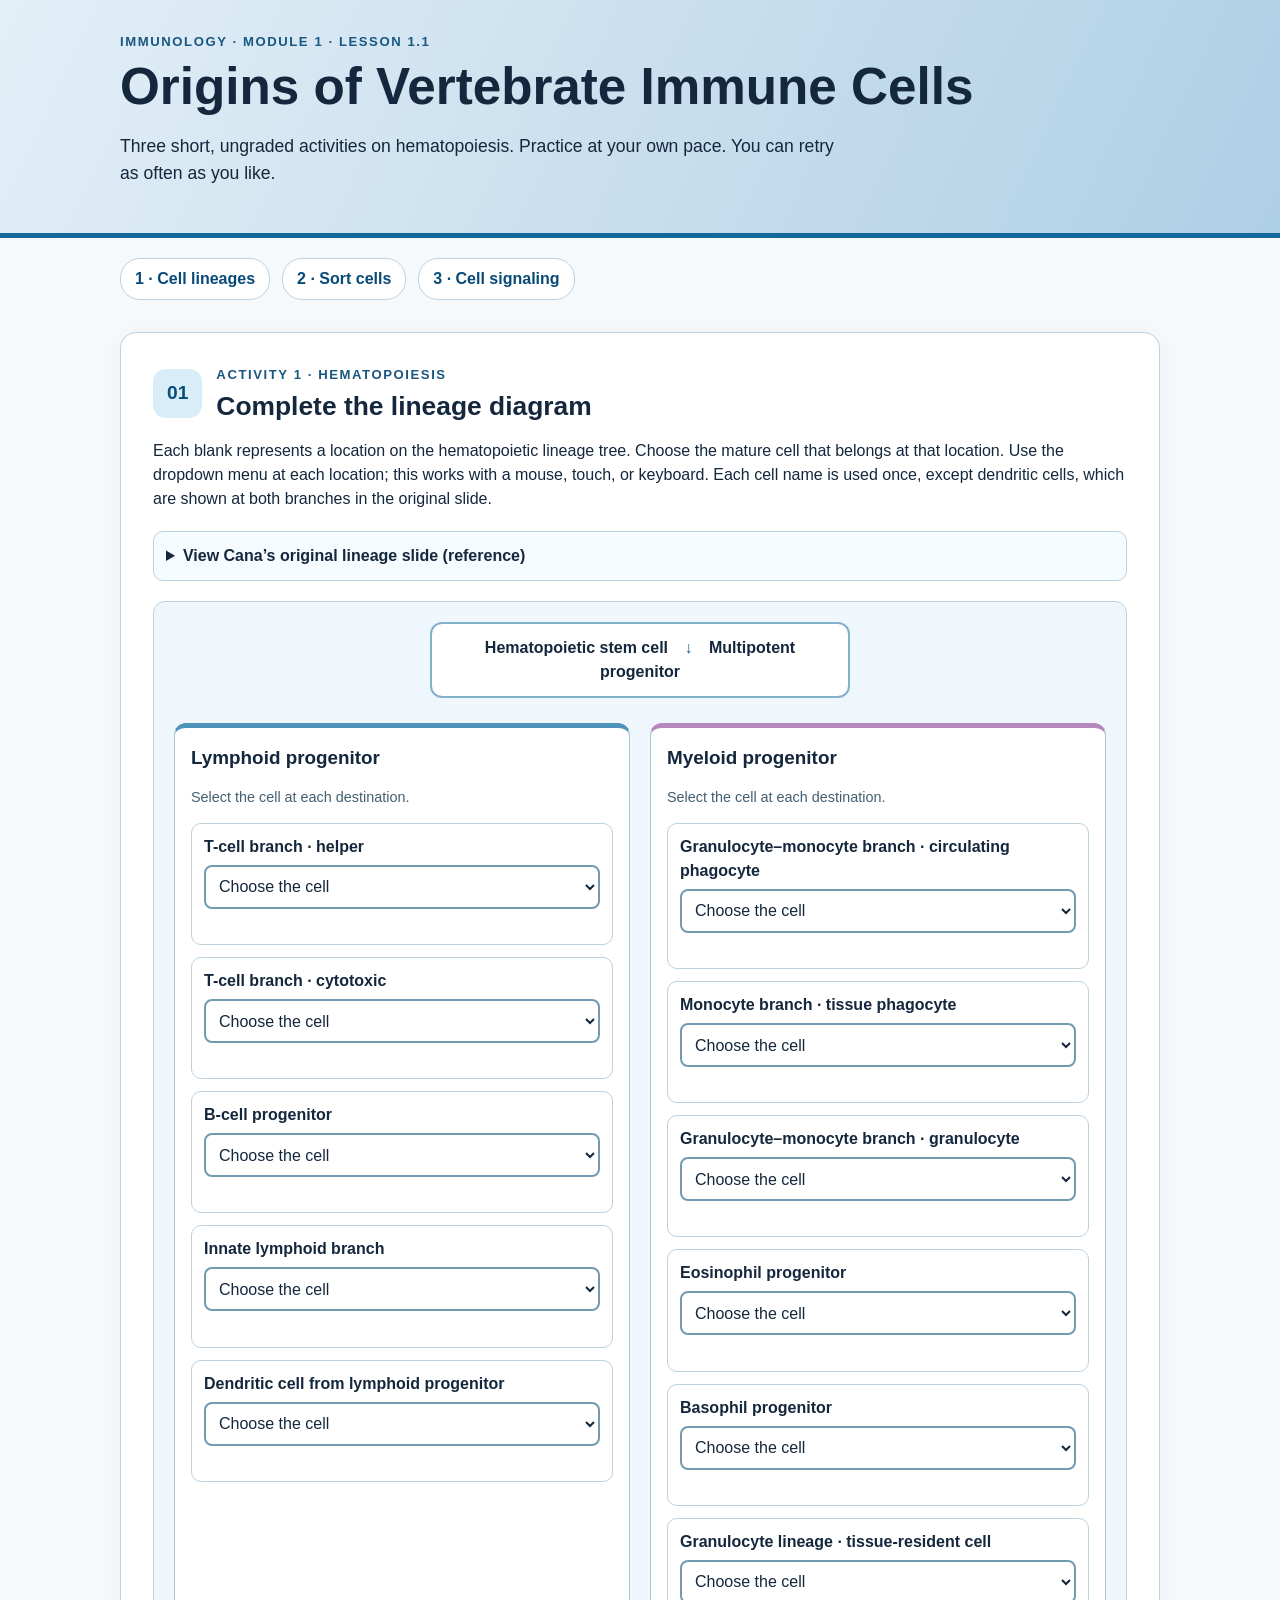
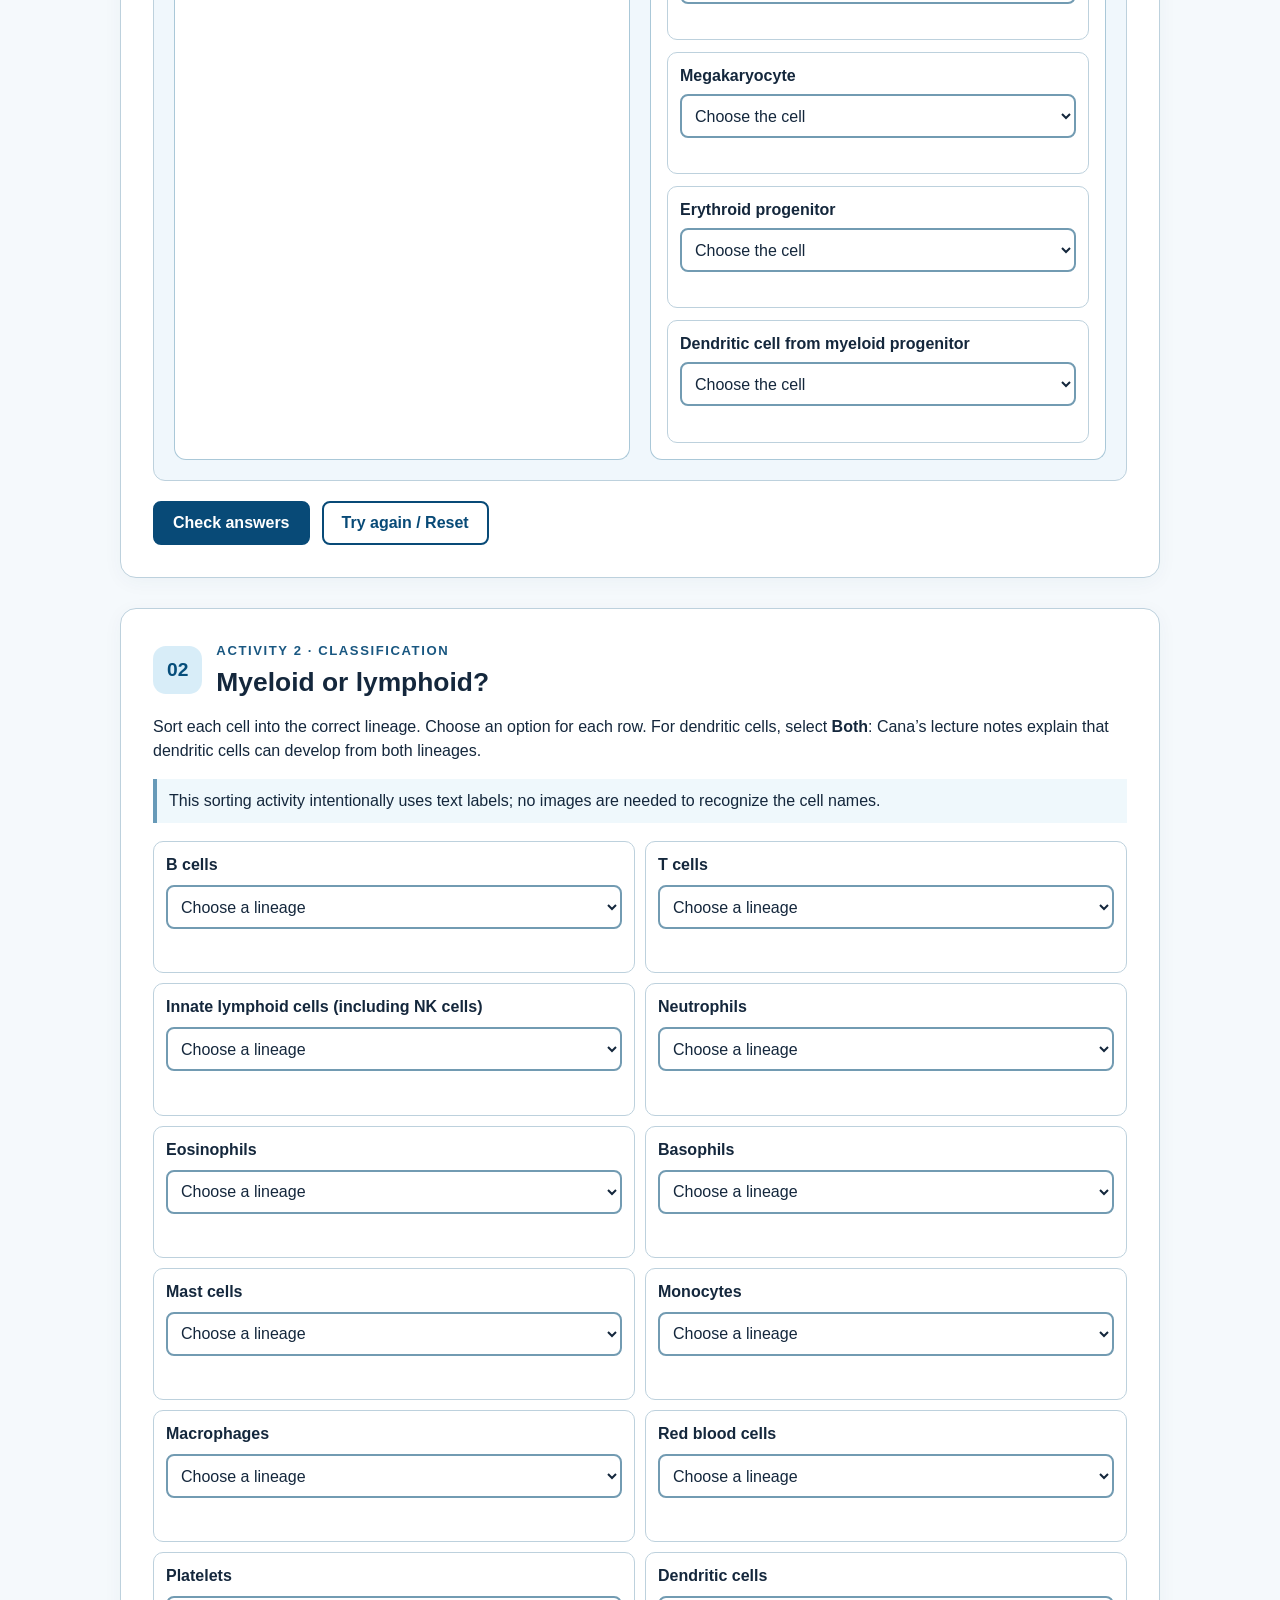
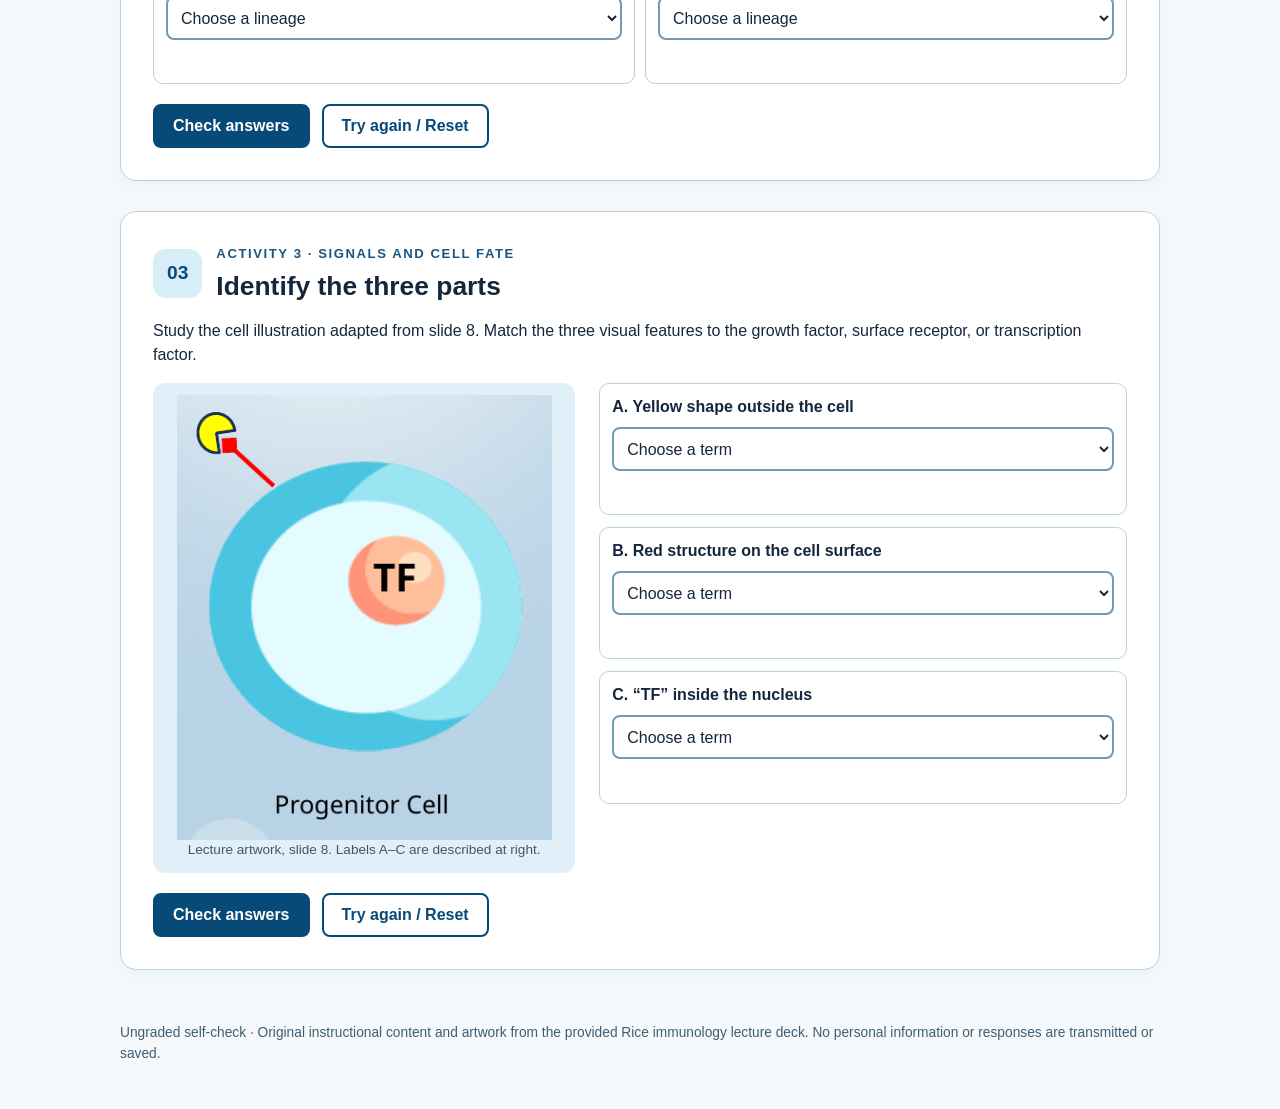
<file: immunology-lesson-1-1-github-pages/index.html>
<!doctype html>
<html lang="en">
<head>
<meta charset="utf-8"><meta name="viewport" content="width=device-width, initial-scale=1">
<title>Origins of Vertebrate Immune Cells | Practice</title>
<link rel="stylesheet" href="styles.css">
<script src="script.js" defer></script>
</head>
<body>
<a class="skip" href="#main">Skip to activities</a>
<header class="hero"><div class="wrap"><p class="eyebrow">IMMUNOLOGY · MODULE 1 · LESSON 1.1</p><h1>Origins of Vertebrate Immune Cells</h1><p>Three short, ungraded activities on hematopoiesis. Practice at your own pace. You can retry as often as you like.</p></div></header>
<main id="main" class="wrap">
<nav aria-label="Activity navigation" class="tabs"><a href="#q1">1 · Cell lineages</a><a href="#q2">2 · Sort cells</a><a href="#q3">3 · Cell signaling</a></nav>
<section id="q1" class="activity" aria-labelledby="q1head"><div class="sectiontop"><span class="number">01</span><div><p class="eyebrow">ACTIVITY 1 · HEMATOPOIESIS</p><h2 id="q1head">Complete the lineage diagram</h2></div></div>
<p>Each blank represents a location on the hematopoietic lineage tree. Choose the mature cell that belongs at that location. Use the dropdown menu at each location; this works with a mouse, touch, or keyboard. Each cell name is used once, except dendritic cells, which are shown at both branches in the original slide.</p>
<details class="reference"><summary>View Cana’s original lineage slide (reference)</summary><img src="assets/lineage-reference.png" alt="Original lecture diagram showing hematopoietic stem cells branching into lymphoid and myeloid progenitors and their mature cell descendants. Labels provide the source diagram for this activity."><p class="muted">Source: Lesson 1.1, slide 7. Close this reference to practice from memory.</p></details>
<div class="diagram" aria-label="Simplified hematopoiesis diagram"><div class="stem">Hematopoietic stem cell <span aria-hidden="true">↓</span> Multipotent progenitor</div><div class="branches"><div class="branch"><h3>Lymphoid progenitor</h3><p class="muted">Select the cell at each destination.</p><div id="lymphSlots" class="slots"></div></div><div class="branch"><h3>Myeloid progenitor</h3><p class="muted">Select the cell at each destination.</p><div id="myeloSlots" class="slots"></div></div></div></div>
<div class="toolbar"><button id="q1check" type="button">Check answers</button><button id="q1reset" type="button" class="secondary">Try again / Reset</button></div><div class="feedback" id="q1feedback" role="status" aria-live="polite"></div></section>
<section id="q2" class="activity" aria-labelledby="q2head"><div class="sectiontop"><span class="number">02</span><div><p class="eyebrow">ACTIVITY 2 · CLASSIFICATION</p><h2 id="q2head">Myeloid or lymphoid?</h2></div></div><p>Sort each cell into the correct lineage. Choose an option for each row. For dendritic cells, select <strong>Both</strong>: Cana’s lecture notes explain that dendritic cells can develop from both lineages.</p><div class="note">This sorting activity intentionally uses text labels; no images are needed to recognize the cell names.</div><div id="sortRows" class="sortrows"></div><div class="toolbar"><button id="q2check" type="button">Check answers</button><button id="q2reset" type="button" class="secondary">Try again / Reset</button></div><div class="feedback" id="q2feedback" role="status" aria-live="polite"></div></section>
<section id="q3" class="activity" aria-labelledby="q3head"><div class="sectiontop"><span class="number">03</span><div><p class="eyebrow">ACTIVITY 3 · SIGNALS AND CELL FATE</p><h2 id="q3head">Identify the three parts</h2></div></div><p>Study the cell illustration adapted from slide 8. Match the three visual features to the growth factor, surface receptor, or transcription factor.</p><div class="q3layout"><figure class="cellfig"><img src="assets/progenitor-cell.png" alt="Progenitor cell diagram. A yellow external shape appears above the cell. A red structure joins the yellow shape to the cell surface. Inside the nucleus is a labeled TF circle."><figcaption>Lecture artwork, slide 8. Labels A–C are described at right.</figcaption></figure><div id="signalRows" class="signalrows"></div></div><div class="toolbar"><button id="q3check" type="button">Check answers</button><button id="q3reset" type="button" class="secondary">Try again / Reset</button></div><div class="feedback" id="q3feedback" role="status" aria-live="polite"></div></section>
<footer><p>Ungraded self-check · Original instructional content and artwork from the provided Rice immunology lecture deck. No personal information or responses are transmitted or saved.</p></footer>
</main>
</body></html>
</file>
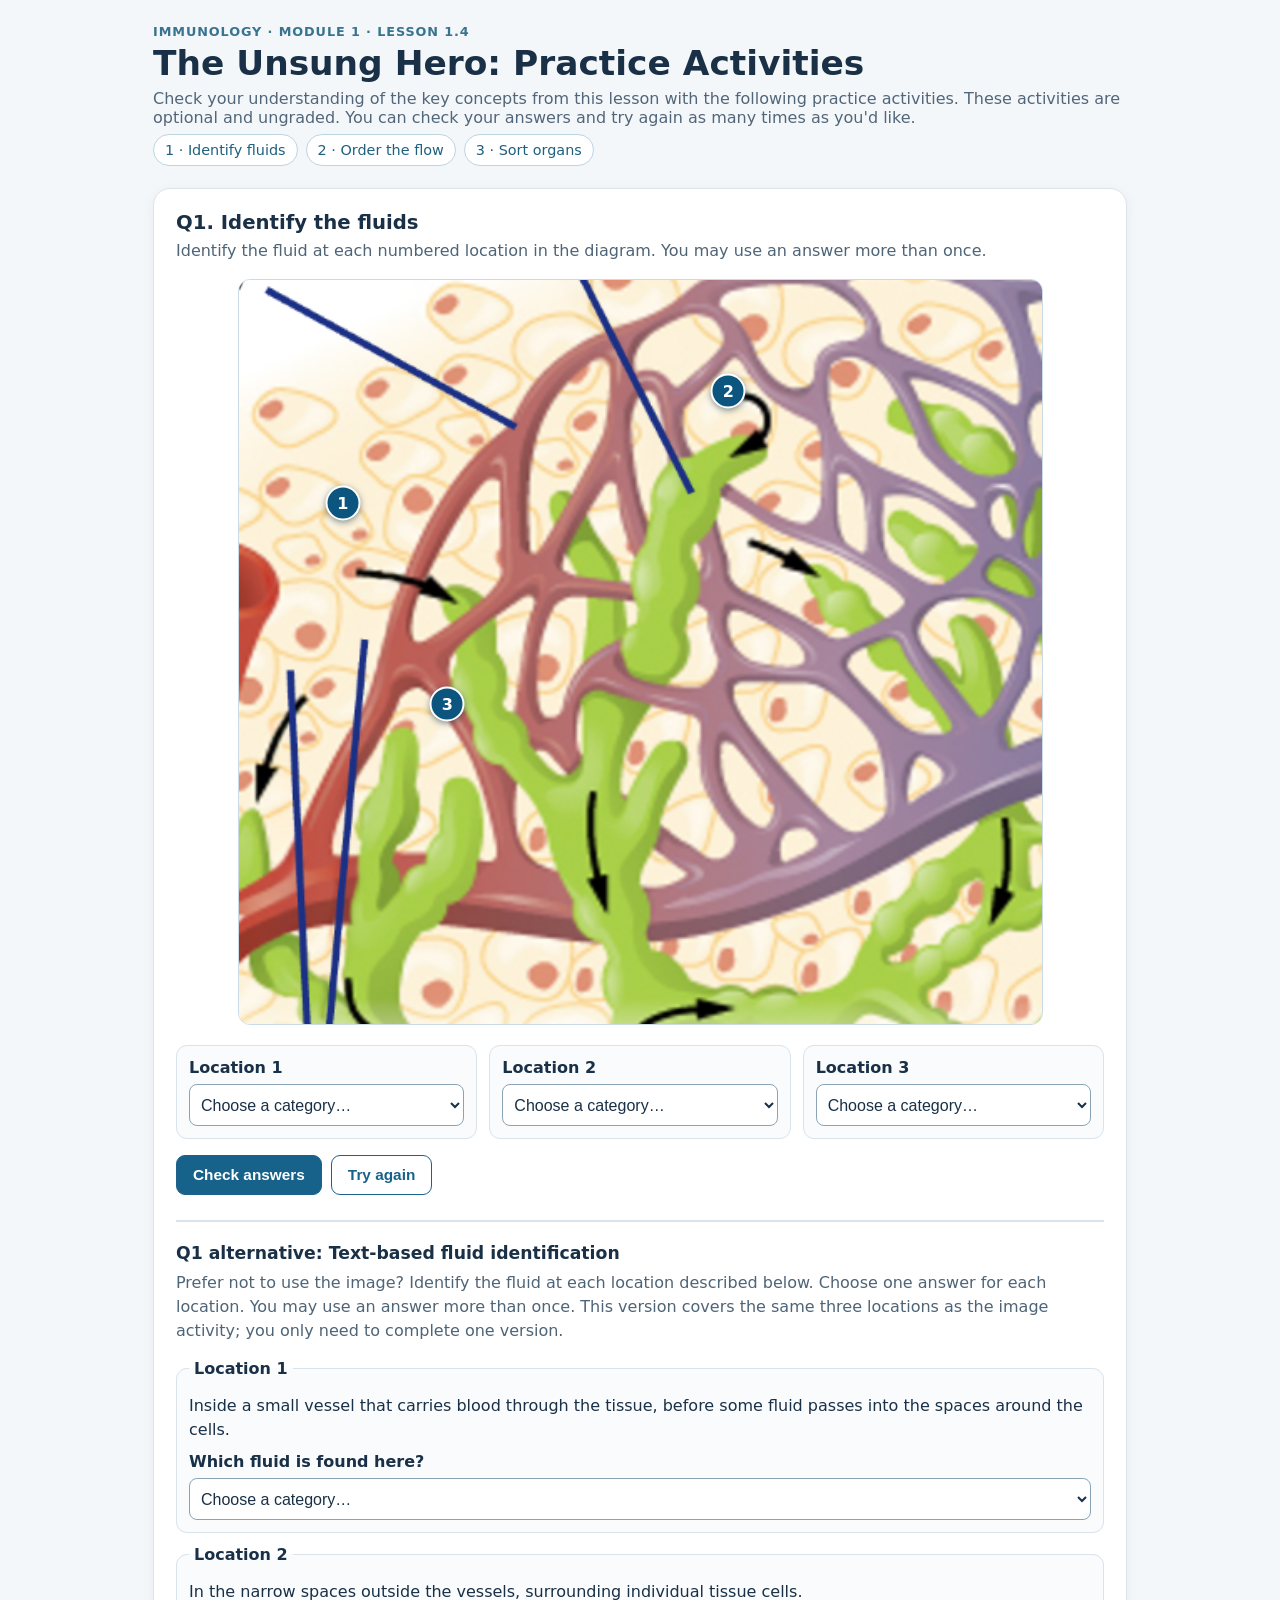
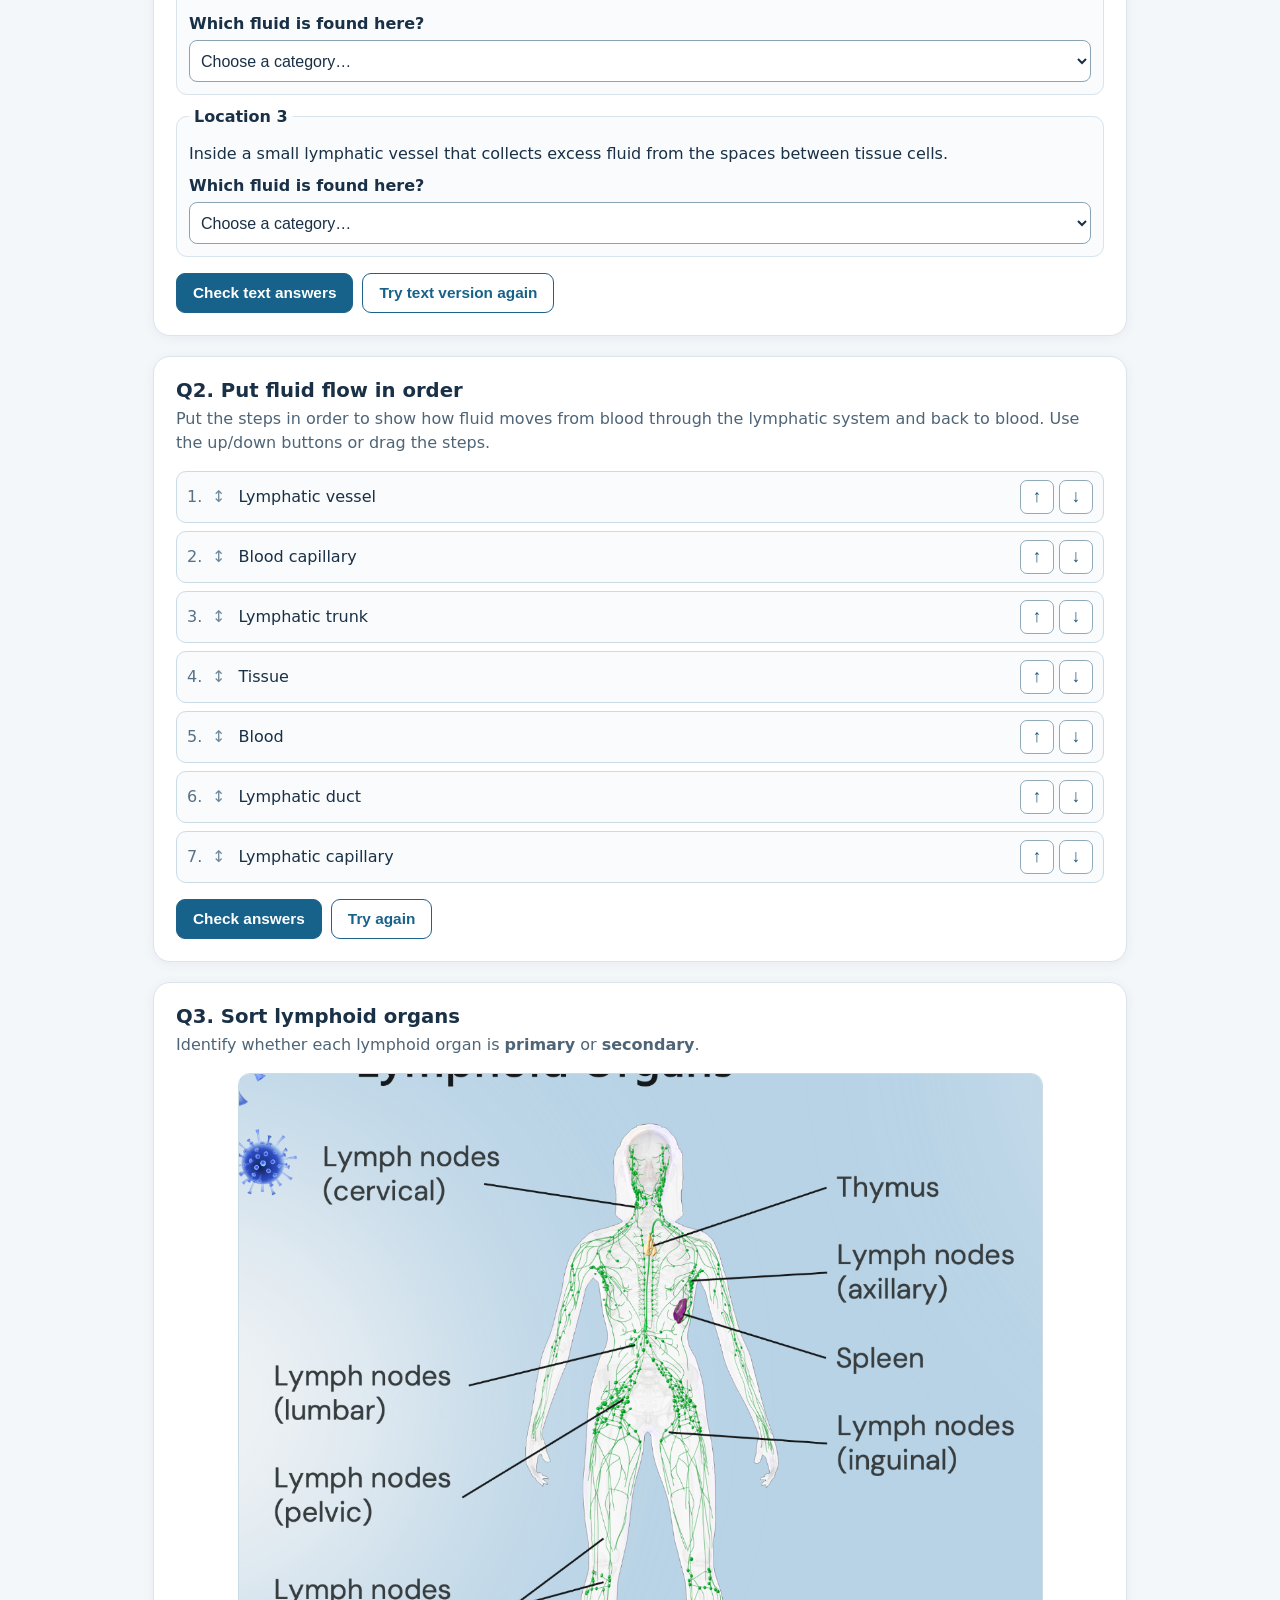
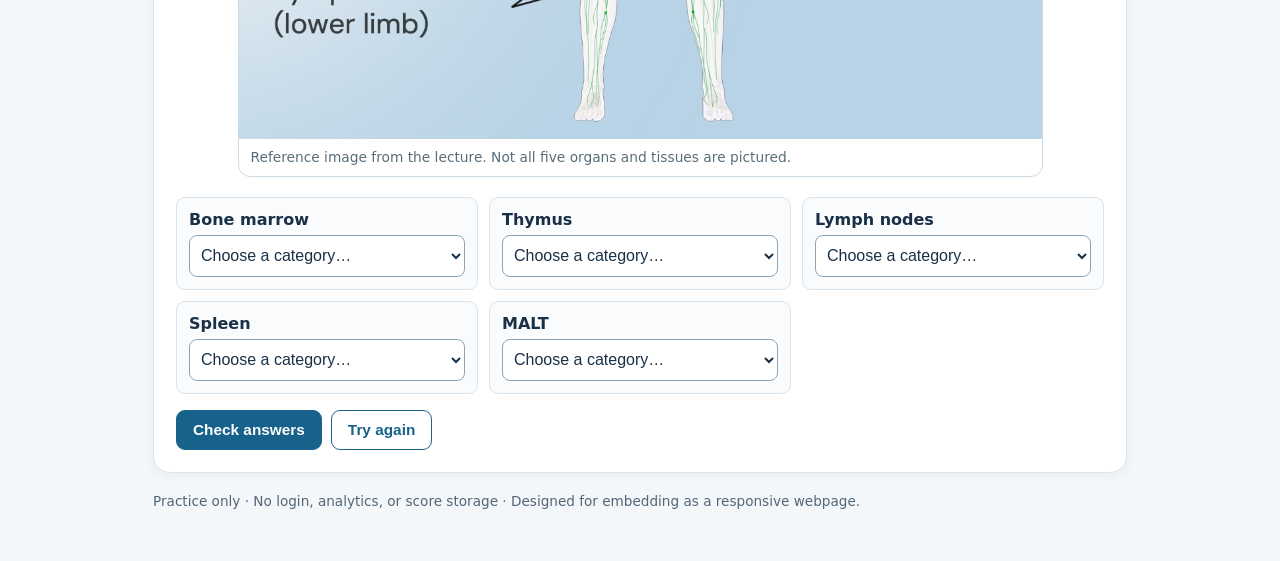
<file: course-1/module-01/lesson-04/index.html>
<!doctype html>
<html lang="en"><head><meta charset="utf-8"><meta name="viewport" content="width=device-width, initial-scale=1">
<title>Lesson 1.4 | Lymphatic System Practice</title>
<style>
:root{font-family:system-ui,-apple-system,Segoe UI,Arial,sans-serif;color:#193046;background:#f4f7fa;font-size:16px}*{box-sizing:border-box}body{margin:0}main{max-width:1010px;margin:auto;padding:24px 18px 52px}header{margin-bottom:22px}h1{font-size:clamp(1.55rem,3vw,2.15rem);margin:.25rem 0}.eyebrow{font-size:.8rem;letter-spacing:.07em;text-transform:uppercase;font-weight:700;color:#38738f}.sub{color:#526679;margin:.4rem 0}section{background:white;border:1px solid #dce4ec;border-radius:17px;padding:22px;margin:20px 0;box-shadow:0 2px 11px #183c5610}h2{font-size:1.23rem;margin:0 0 .3rem}.help{color:#4e6477;margin:0 0 16px;line-height:1.5}.figure{position:relative;max-width:805px;margin:14px auto 20px;border-radius:12px;overflow:hidden;border:1px solid #cbdbe6;background:#fff}.figure img{width:100%;display:block}.pin{position:absolute;transform:translate(-50%,-50%);border:2px solid #fff;border-radius:50%;background:#0c557f;color:white;width:35px;height:35px;display:grid;place-items:center;font-weight:800;box-shadow:0 2px 6px #18324780}.location-options{display:grid;grid-template-columns:repeat(auto-fit,minmax(195px,1fr));gap:12px}.question{border:1px solid #d9e3eb;background:#f9fbfd;padding:12px;border-radius:11px}.question label{font-weight:650;display:block;margin-bottom:7px}.text-alternative{margin-top:25px;padding-top:21px;border-top:2px solid #d9e3eb}.text-alternative h3{font-size:1.08rem;margin:0 0 8px}.text-alternative fieldset{border:1px solid #d9e3eb;background:#f9fbfd;border-radius:11px;margin:0 0 12px;padding:12px}.text-alternative legend{font-weight:700;padding:0 5px}.text-alternative fieldset p{margin:4px 0 10px;line-height:1.5}.text-alternative label{display:block;font-weight:650;margin-bottom:7px}select{width:100%;min-height:42px;border:1px solid #8ba4b5;border-radius:8px;background:white;color:#193046;font-size:1rem;padding:7px}.actions{display:flex;flex-wrap:wrap;gap:9px;margin-top:16px}.btn{border:1px solid #1d628b;border-radius:9px;padding:10px 16px;background:#17628a;color:white;font-weight:700;cursor:pointer;font-size:.96rem}.btn.secondary{background:white;color:#17628a}.btn:focus-visible,select:focus-visible,.move:focus-visible,summary:focus-visible{outline:3px solid #f0a340;outline-offset:2px}.feedback{margin-top:14px;padding:12px 14px;border-radius:10px;border:1px solid #c8d9e6;background:#eff6fb;line-height:1.55}.feedback.good{border-color:#9ccbb2;background:#eff9f3}.feedback.warn{border-color:#ebc58a;background:#fff8eb}.hidden{display:none}.order-list{list-style:none;padding:0;margin:8px 0;display:grid;gap:8px}.order-list li{border:1px solid #cbdbe6;border-radius:10px;display:flex;justify-content:space-between;align-items:center;gap:12px;background:#f9fbfd;padding:8px 10px;touch-action:pan-y}.order-list li.dragging{opacity:.45}.handle{color:#71899d;margin-right:8px}.move{border:1px solid #91aaba;background:white;color:#1e587b;border-radius:7px;min-height:34px;min-width:34px;cursor:pointer;font-size:1.1rem}.order-controls{display:flex;gap:5px}.num{display:inline-block;min-width:25px;color:#587185}.organ-grid{display:grid;grid-template-columns:repeat(auto-fit,minmax(230px,1fr));gap:11px}.organ{background:#f9fbfd;border:1px solid #d8e4ed;border-radius:9px;padding:12px}.organ label{font-weight:700;display:block;margin-bottom:6px}details{margin-top:14px;border:1px solid #d9e3eb;border-radius:10px;padding:10px 12px}summary{cursor:pointer;font-weight:700;color:#205e83}details img{width:100%;display:block;margin-top:10px;border-radius:8px}.fine{font-size:.86rem;color:#586d7a;line-height:1.5}.top-nav{display:flex;gap:8px;flex-wrap:wrap}.top-nav a{color:#1e607e;text-decoration:none;border:1px solid #bdd4e1;background:#fff;padding:7px 11px;border-radius:20px;font-size:.9rem}footer{color:#526679;font-size:.85rem} @media(max-width:560px){main{padding:16px 10px 35px}section{padding:15px}.pin{width:27px;height:27px;font-size:.78rem}}
</style></head><body><main>
<header><div class="eyebrow">Immunology · Module 1 · Lesson 1.4</div><h1>The Unsung Hero: Practice Activities</h1><p class="sub">Check your understanding of the key concepts from this lesson with the following practice activities. These activities are optional and ungraded. You can check your answers and try again as many times as you'd like.</p><nav class="top-nav" aria-label="Activities"><a href="#q1">1 · Identify fluids</a><a href="#q2">2 · Order the flow</a><a href="#q3">3 · Sort organs</a></nav></header>
<section id="q1" aria-labelledby="q1title"><h2 id="q1title">Q1. Identify the fluids</h2><p class="help">Identify the fluid at each numbered location in the diagram. You may use an answer more than once.</p><div class="figure"><img src="assets/fluid-diagram.png" alt="Diagram showing small blood vessels, tissue cells with spaces between them, and lymphatic vessels. Marker 1 is within a blood capillary, marker 2 is between tissue cells, and marker 3 is within a lymphatic capillary."><span class="pin" style="left:13%;top:30%" aria-hidden="true">1</span><span class="pin" style="left:61%;top:15%" aria-hidden="true">2</span><span class="pin" style="left:26%;top:57%" aria-hidden="true">3</span></div><div class="location-options" id="fluid-choices"></div><div class="actions"><button class="btn" id="fluid-check">Check answers</button><button class="btn secondary" id="fluid-reset">Try again</button></div><div id="fluid-feedback" class="feedback hidden" role="status" aria-live="polite"></div>
<div class="text-alternative" role="group" aria-labelledby="q1text-title" aria-describedby="q1text-intro">
<h3 id="q1text-title">Q1 alternative: Text-based fluid identification</h3>
<p class="help" id="q1text-intro">Prefer not to use the image? Identify the fluid at each location described below. Choose one answer for each location. You may use an answer more than once. This version covers the same three locations as the image activity; you only need to complete one version.</p>
<div id="fluid-text-choices"></div>
<div class="actions"><button class="btn" id="fluid-text-check" type="button">Check text answers</button><button class="btn secondary" id="fluid-text-reset" type="button">Try text version again</button></div>
<div id="fluid-text-feedback" class="feedback hidden" role="status" aria-live="polite" aria-atomic="true"></div>
</div></section>
<section id="q2" aria-labelledby="q2title"><h2 id="q2title">Q2. Put fluid flow in order</h2><p class="help">Put the steps in order to show how fluid moves from blood through the lymphatic system and back to blood. Use the up/down buttons or drag the steps.</p><ol class="order-list" id="order-list" aria-label="Fluid flow steps in your chosen order"></ol><div class="actions"><button class="btn" id="flow-check">Check answers</button><button class="btn secondary" id="flow-reset">Try again</button></div><div id="flow-feedback" class="feedback hidden" role="status" aria-live="polite"></div></section>
<section id="q3" aria-labelledby="q3title"><h2 id="q3title">Q3. Sort lymphoid organs</h2><p class="help">Identify whether each lymphoid organ is <strong>primary</strong> or <strong>secondary</strong>.</p><figure class="figure"><img src="assets/lymphoid-organs-reference.png" alt="An anatomical overview of the lymphatic system showing lymph node groups around the neck, underarms, abdomen, pelvis, and legs, with the thymus in the upper chest and spleen in the upper abdomen. Bone marrow and MALT are not separately depicted."><figcaption class="fine" style="padding:8px 12px">Reference image from the lecture. Not all five organs and tissues are pictured.</figcaption></figure><div class="organ-grid" id="organ-choices"></div><div class="actions"><button class="btn" id="organ-check">Check answers</button><button class="btn secondary" id="organ-reset">Try again</button></div><div id="organ-feedback" class="feedback hidden" role="status" aria-live="polite"></div></section>
<footer>Practice only · No login, analytics, or score storage · Designed for embedding as a responsive webpage.</footer>
</main><script>
'use strict';
const fluidData=[{name:'Location 1',answer:'Blood',note:'Inside a blood capillary.'},{name:'Location 2',answer:'Interstitial fluid',note:'In the space between tissue cells.'},{name:'Location 3',answer:'Lymph',note:'Inside a lymphatic capillary.'}];
const fluidArea=document.getElementById('fluid-choices');
function choice(id,opts){const s=document.createElement('select');s.id=id;s.innerHTML='<option value="">Choose a category…</option>'+opts.map(x=>`<option value="${x}">${x}</option>`).join('');return s}
fluidData.forEach((d,i)=>{const wrap=document.createElement('div');wrap.className='question';const label=document.createElement('label');label.htmlFor='fluid'+i;label.textContent=d.name;wrap.append(label,choice('fluid'+i,['Blood','Interstitial fluid','Lymph']));fluidArea.append(wrap)});
// Equivalent text-only questions: descriptions identify the same three image locations
// without giving away the name of the fluid.
const textLocations=[
  {title:'Location 1',description:'Inside a small vessel that carries blood through the tissue, before some fluid passes into the spaces around the cells.'},
  {title:'Location 2',description:'In the narrow spaces outside the vessels, surrounding individual tissue cells.'},
  {title:'Location 3',description:'Inside a small lymphatic vessel that collects excess fluid from the spaces between tissue cells.'}
];
const textArea=document.getElementById('fluid-text-choices');
textLocations.forEach((d,i)=>{
  const group=document.createElement('fieldset');
  const legend=document.createElement('legend');legend.textContent=d.title;
  const description=document.createElement('p');description.id='fluid-text-desc-'+i;description.textContent=d.description;
  const label=document.createElement('label');label.htmlFor='fluid-text-'+i;label.textContent='Which fluid is found here?';
  const select=choice('fluid-text-'+i,['Blood','Interstitial fluid','Lymph']);
  select.setAttribute('aria-describedby',description.id);
  group.append(legend,description,label,select);textArea.append(group);
});
function feedback(el,html,correct,total){el.innerHTML=html;el.className='feedback '+(correct===total?'good':'warn')}
function hide(el){el.className='feedback hidden';el.textContent=''}
document.getElementById('fluid-check').onclick=()=>{let score=0;let messages=[];fluidData.forEach((d,i)=>{let v=document.getElementById('fluid'+i).value;if(v===d.answer)score++;else messages.push(`${d.name}: ${d.answer} — ${d.note}`)});feedback(document.getElementById('fluid-feedback'),`<strong>${score} of ${fluidData.length} correct.</strong> ${score===fluidData.length?'Blood is within the blood vessels; fluid in tissue spaces is interstitial fluid; within lymphatic vessels it is lymph.':'Review these locations: '+messages.join(' ')}`,score,fluidData.length)};
document.getElementById('fluid-reset').onclick=()=>{fluidData.forEach((_,i)=>document.getElementById('fluid'+i).value='');hide(document.getElementById('fluid-feedback'))};
function gradeFluidText(){
  let score=0;const notes=[];
  fluidData.forEach((d,i)=>{
    const given=document.getElementById('fluid-text-'+i).value;
    if(given===d.answer) score++;
    else notes.push(`${d.name}: ${d.answer}. ${d.note}`);
  });
  const result=document.getElementById('fluid-text-feedback');
  const message=score===fluidData.length
    ? '<strong>3 of 3 correct.</strong> Fluid inside blood vessels is blood; between tissue cells it is interstitial fluid; inside lymphatic vessels it is lymph.'
    : `<strong>${score} of 3 correct.</strong> ${notes.join(' ')}`;
  feedback(result,message,score,fluidData.length);
}
document.getElementById('fluid-text-check').onclick=gradeFluidText;
document.getElementById('fluid-text-reset').onclick=()=>{
  fluidData.forEach((_,i)=>document.getElementById('fluid-text-'+i).value='');
  hide(document.getElementById('fluid-text-feedback'));
  document.getElementById('fluid-text-0').focus();
};

const correctFlow=['Blood capillary','Tissue','Lymphatic capillary','Lymphatic vessel','Lymphatic trunk','Lymphatic duct','Blood'];
let flow=['Lymphatic vessel','Blood capillary','Lymphatic trunk','Tissue','Blood','Lymphatic duct','Lymphatic capillary'];let dragStart=null;
function renderFlow(){const ul=document.getElementById('order-list');ul.replaceChildren();flow.forEach((t,i)=>{const li=document.createElement('li');li.draggable=true;li.dataset.index=i;const content=document.createElement('span');const count=document.createElement('span');count.className='num';count.textContent=(i+1)+'. ';const handle=document.createElement('span');handle.className='handle';handle.textContent='↕ ';handle.setAttribute('aria-hidden','true');content.append(count,handle,document.createTextNode(t));const buttons=document.createElement('div');buttons.className='order-controls';[['↑',-1,'Move '+t+' up'],['↓',1,'Move '+t+' down']].forEach(([sym,delta,label])=>{const b=document.createElement('button');b.className='move';b.textContent=sym;b.title=label;b.setAttribute('aria-label',label);b.disabled=i+delta<0||i+delta>=flow.length;b.onclick=()=>{const [item]=flow.splice(i,1);flow.splice(i+delta,0,item);renderFlow();const next=document.querySelectorAll('#order-list li')[i+delta];next?.querySelector(delta===-1?'button:first-child':'button:last-child')?.focus();hide(document.getElementById('flow-feedback'))};buttons.append(b)});li.append(content,buttons);li.addEventListener('dragstart',e=>{dragStart=i;li.classList.add('dragging');e.dataTransfer.effectAllowed='move';e.dataTransfer.setData('text/plain',String(i))});li.addEventListener('dragover',e=>e.preventDefault());li.addEventListener('drop',e=>{e.preventDefault();const from=dragStart;if(from===null)return;const [item]=flow.splice(from,1);flow.splice(i,0,item);dragStart=null;renderFlow();hide(document.getElementById('flow-feedback'))});li.addEventListener('dragend',()=>{dragStart=null;li.classList.remove('dragging')});ul.append(li)})}renderFlow();
document.getElementById('flow-check').onclick=()=>{let correct=flow.every((x,i)=>x===correctFlow[i]);feedback(document.getElementById('flow-feedback'),correct?'<strong>7 of 7 in order.</strong> Fluid leaves blood capillaries, enters tissue spaces, becomes lymph within lymphatic capillaries, travels through larger lymphatic vessels, trunks and ducts, and returns to the blood.':'<strong>Not quite yet.</strong> Correct sequence: '+correctFlow.join(' → ')+'. Try again to practice the order.',correct?7:0,7)};
document.getElementById('flow-reset').onclick=()=>{flow=['Lymphatic vessel','Blood capillary','Lymphatic trunk','Tissue','Blood','Lymphatic duct','Lymphatic capillary'];renderFlow();hide(document.getElementById('flow-feedback'))};
const organs=[['Bone marrow','Primary'],['Thymus','Primary'],['Lymph nodes','Secondary'],['Spleen','Secondary'],['MALT','Secondary']];const orgArea=document.getElementById('organ-choices');organs.forEach(([name],i)=>{const div=document.createElement('div');div.className='organ';const l=document.createElement('label');l.htmlFor='org'+i;l.textContent=name;div.append(l,choice('org'+i,['Primary','Secondary']));orgArea.append(div)});
document.getElementById('organ-check').onclick=()=>{const score=organs.filter(([n,a],i)=>document.getElementById('org'+i).value===a).length;feedback(document.getElementById('organ-feedback'),`<strong>${score} of 5 correct.</strong> Primary lymphoid organs: <strong>bone marrow and thymus</strong> (development/maturation). Secondary lymphoid organs: <strong>lymph nodes, spleen, and MALT</strong> (sites of immune responses).`,score,5)};
document.getElementById('organ-reset').onclick=()=>{organs.forEach((_,i)=>document.getElementById('org'+i).value='');hide(document.getElementById('organ-feedback'))};
</script></body></html>
</file>
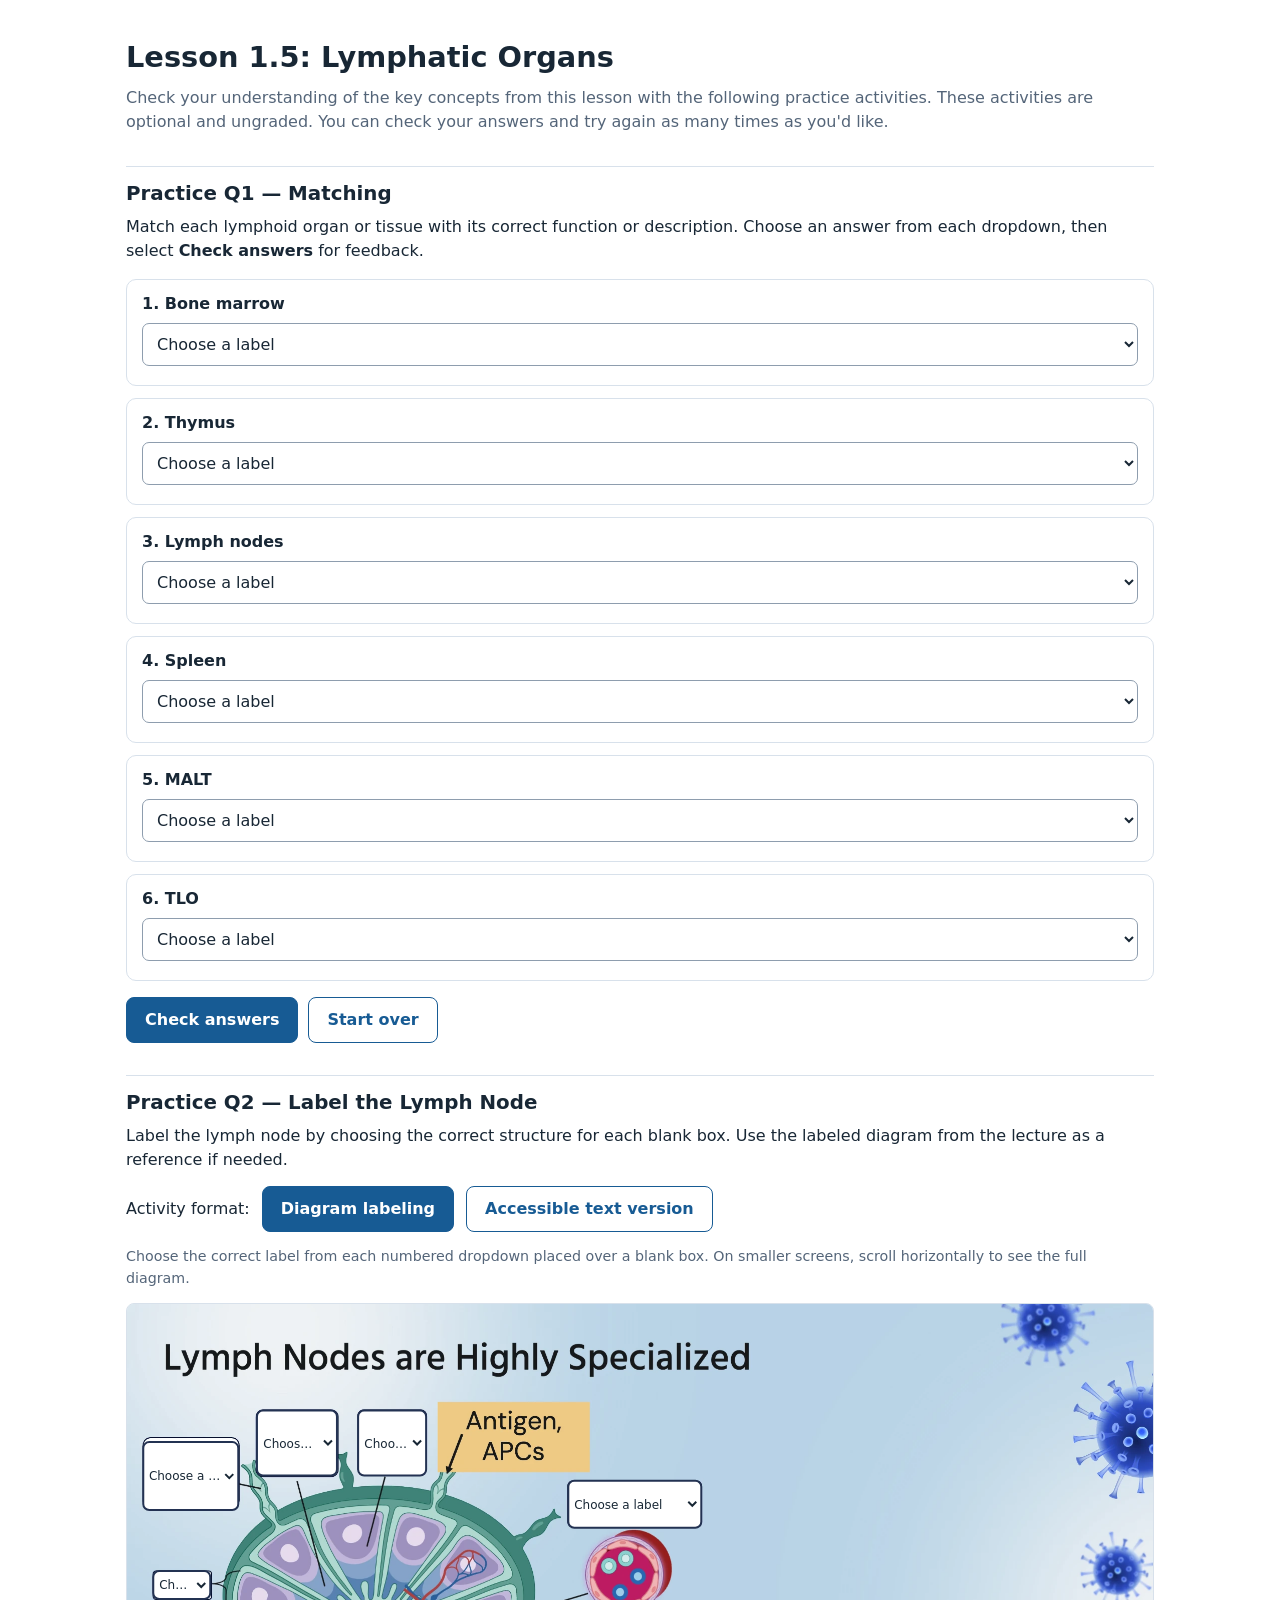
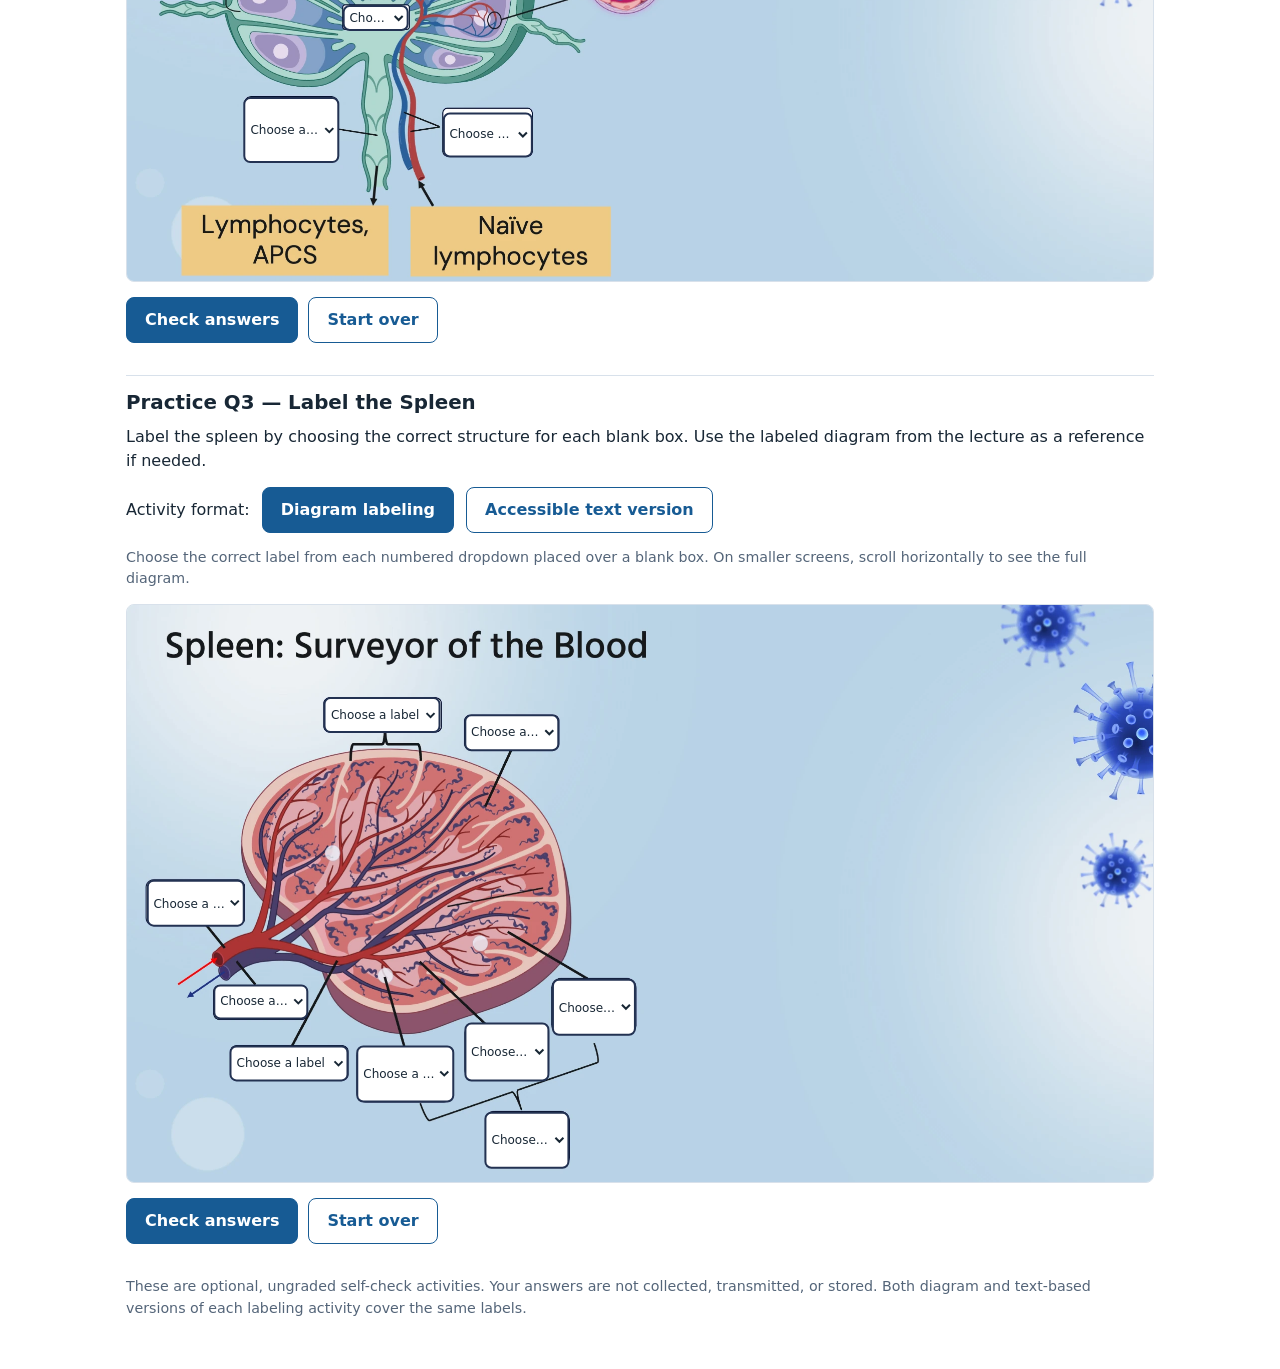
<file: course-1/module-01/lesson-05/index.html>
<!doctype html><html lang="en"><head><meta charset="utf-8"><meta name="viewport" content="width=device-width,initial-scale=1"><title>Lesson 1.5 — Lymphatic Organs | Practice Activities</title>
<style>
:root{--ink:#182735;--muted:#546579;--line:#d8e1eb;--accent:#175b94;--light:#f3f7fb;--correct:#146c43;--wrong:#a3222b}*{box-sizing:border-box}html{scroll-behavior:smooth}body{font-family:system-ui,-apple-system,BlinkMacSystemFont,"Segoe UI",sans-serif;margin:0;color:var(--ink);background:#fff;line-height:1.5}main{max-width:1100px;margin:auto;padding:clamp(18px,4vw,36px)}h1{font-size:clamp(1.35rem,3vw,1.8rem);margin:0 0 .4rem}h2{font-size:1.24rem;margin:0 0 .4rem}p{margin:.4rem 0 .9rem}.intro,.note{color:var(--muted)}.note{font-size:.89rem}section{margin:32px 0;padding-top:12px;border-top:1px solid var(--line)}.items{display:grid;gap:12px;margin:16px 0}.item{border:1px solid var(--line);border-radius:10px;padding:12px 15px;background:white}.item label{font-weight:700;display:block;margin-bottom:7px}.item p{margin:.35rem 0}.item[data-status=correct]{border-color:#77b99c;background:#f4fbf7}.item[data-status=incorrect]{border-color:#df9ea2;background:#fff7f7}select{width:100%;background:white;color:var(--ink);border:1.5px solid #8e9dae;border-radius:7px;padding:10px;font:inherit}select:focus-visible,button:focus-visible,a:focus-visible{outline:3px solid #df9c36;outline-offset:3px}.feedback{font-size:.91rem;margin:7px 0 0!important}.correct{color:var(--correct)}.incorrect{color:var(--wrong)}.actions{display:flex;flex-wrap:wrap;gap:10px;margin:15px 0}button{border-radius:8px;font:inherit;font-weight:650;cursor:pointer;padding:10px 18px;border:1px solid var(--accent)}button.primary{background:var(--accent);color:white}button.secondary{background:white;color:var(--accent)}button:disabled{opacity:.48;cursor:not-allowed}.results{border-left:4px solid var(--accent);background:var(--light);padding:12px 16px;margin:12px 0;border-radius:4px}.hidden{display:none!important}.mode{display:flex;align-items:center;gap:12px;flex-wrap:wrap;margin:14px 0}.mode button[aria-pressed=true]{background:var(--accent);color:#fff}.image-scroller{overflow-x:auto;max-width:100%;border:1px solid var(--line);border-radius:8px;background:#e8f3fc}.image-stage{position:relative;min-width:850px;width:100%;aspect-ratio:2048/1152}.image-stage img{display:block;width:100%;height:100%;position:absolute;inset:0}.drop{position:absolute;transform:translate(-50%,-50%);z-index:1}.drop select{height:100%;font-size:clamp(9px,1.05vw,12px);padding:2px 1px;text-overflow:ellipsis;border:2px solid #233252;background:#fff}.drop:focus-within{z-index:3}.drop[data-status=correct] select{border-color:var(--correct);background:#ecfff1}.drop[data-status=incorrect] select{border-color:var(--wrong);background:#fff0f0}.diagram-help{font-size:.89rem;color:var(--muted)}.text-description{font-weight:400!important;color:var(--muted);font-size:.93rem;margin-bottom:8px}.visually-hidden{position:absolute!important;width:1px!important;height:1px!important;padding:0!important;margin:-1px!important;overflow:hidden!important;clip:rect(0,0,0,0)!important;white-space:nowrap!important;border:0!important}.mini-result{margin-top:10px}.legend{padding:10px 12px;border:1px solid var(--line);border-radius:8px;background:#f8fafc}.legend summary{cursor:pointer;font-weight:600}@media(max-width:620px){.actions button{flex:1 1 100%}.mode button{flex:1}.image-stage{min-width:850px}}
</style></head><body><main>
<h1>Lesson 1.5: Lymphatic Organs</h1><p class="intro">Check your understanding of the key concepts from this lesson with the following practice activities. These activities are optional and ungraded. You can check your answers and try again as many times as you'd like.</p>
<section id="q1"><h2>Practice Q1 — Matching</h2><p>Match each lymphoid organ or tissue with its correct function or description. Choose an answer from each dropdown, then select <strong>Check answers</strong> for feedback.</p><form id="matching" novalidate><div id="matching-items" class="items"></div><div class="actions"><button class="primary" type="submit">Check answers</button><button class="secondary" type="button" id="matching-reset">Start over</button></div><div id="matching-results" class="results hidden" role="status" aria-live="polite"></div></form></section>
<section id="q2"><h2>Practice Q2 — Label the Lymph Node</h2><p>Label the lymph node by choosing the correct structure for each blank box. Use the labeled diagram from the lecture as a reference if needed.</p><div id="lymph-app"></div></section>
<section id="q3"><h2>Practice Q3 — Label the Spleen</h2><p>Label the spleen by choosing the correct structure for each blank box. Use the labeled diagram from the lecture as a reference if needed.</p><div id="spleen-app"></div></section>
<p class="note">These are optional, ungraded self-check activities. Your answers are not collected, transmitted, or stored. Both diagram and text-based versions of each labeling activity cover the same labels.</p>
</main><script>
(()=>{'use strict';
const matching=[['Bone marrow','Development of most blood cells'],['Thymus','Maturation of T cells'],['Lymph nodes','Screens lymph for foreign antigens'],['Spleen','Screens blood for foreign antigens'],['MALT','Lymphoid tissue at mucosal barriers'],['TLO','Present at sites of chronic inflammation']];
const order=[3,5,1,4,0,2];
function sel(options,id,aria){const s=document.createElement('select');s.id=id;s.setAttribute('aria-label',aria);const opt=document.createElement('option');opt.value='';opt.textContent='Choose a label';s.append(opt);options.forEach(x=>{const o=document.createElement('option');o.value=x;o.textContent=x;s.append(o)});return s}
function clearResult(node){node.classList.add('hidden');node.textContent=''}
function item(parent,id,labelText,options,description){const div=document.createElement('div');div.className='item';const label=document.createElement('label');label.htmlFor=id;label.textContent=labelText;div.append(label);if(description){const p=document.createElement('p');p.className='text-description';p.textContent=description;div.append(p)}const s=sel(options,id,labelText);const fb=document.createElement('p');fb.id=id+'-fb';fb.className='feedback';fb.setAttribute('aria-live','polite');s.setAttribute('aria-describedby',fb.id);s.addEventListener('change',()=>{div.removeAttribute('data-status');fb.textContent='';fb.className='feedback'});div.append(s,fb);parent.append(div);return {div,s,fb}}
function grade(entries,result){let score=0;entries.forEach(x=>{const ok=x.s.value===x.answer;if(ok)score++;x.div.dataset.status=ok?'correct':'incorrect';x.fb.className='feedback '+(ok?'correct':'incorrect');x.fb.textContent=ok?'Correct.':`Correct answer: ${x.answer}.`});result.textContent=`${score} of ${entries.length} correct. ${score===entries.length?'All answers are correct.':'Review the feedback and change your answers to try again.'}`;result.classList.remove('hidden')}
const matchRoot=document.getElementById('matching-items'), matchResult=document.getElementById('matching-results');const matchingEntries=matching.map(([term,answer],i)=>({...item(matchRoot,'match-'+i,`${i+1}. ${term}`,order.map(j=>matching[j][1])),answer}));document.getElementById('matching').addEventListener('submit',e=>{e.preventDefault();grade(matchingEntries,matchResult)});document.getElementById('matching-reset').addEventListener('click',()=>{matchingEntries.forEach(e=>{e.s.value='';e.div.removeAttribute('data-status');e.fb.textContent='' });clearResult(matchResult);matchingEntries[0].s.focus()});matchingEntries.forEach(e=>e.s.addEventListener('change',()=>clearResult(matchResult)));
const datasets={
 lymph:{image:'UklGRv7XAQBXRUJQVlA4IPLXAQBQzQadASoACIAEPjEYikQiIaKRSUS8KAMEs7d+EIa/QBwAdq39uy9rwvwVait0nohP+zPv+NpEl9dsnm//58ReVv386tvV1oEdNfynDm5L/vv8V/mf97/Zf//6Sci+1v1P99/cr/IfvD84XHfal6y+8/5n/i/3791Ptt/hf+P/QfmB6/dff9z/Tflb8BHnX7R/vP8L/nv/H/m////1vuZ/o/+7/i/998LP6H/k/+v/kf34+gX9U/+B/f/9F/5/9x////X+Sf+V/5f8z7v/8x/0/+9+6X//+RP9Y/yH/p/1f/B/93zD/7n/y/7n9+Pl//fP9d/6v9P/ov/v9A39Q/wf/T/a3/7fGR/+fdM/0n/V//XuHf1X/Vf+n/Vfv/8bH/4/4v/G//P/g+1f+vf8H/5/73/e///6IP6f/i//J/nf9P/+/kA/+/tefwD/y///2APVX8H/3f98/wv7O/uH9I/jP7J/jf7l/kf9l/ff/R7M/jX1L+O/vH+V/3P+A/+f+3+xz9F+nPRj6H/Yf+D/e+p/8h+3n6D+6/5j/mf439xPkz/g/4n/P/9D/RfuB7X/l/8L/xf8h/pP2M+QX8c/nP+U/uf+W/3v9z/bH6z/vu3N3z/i/9n/T/5r3C/bb61/ov8V/lP+z/h/3v+en6D/gf3797Per9c/zP+9/xv5FfYF/R/7N/rP8V+7v+F////x+LzxAvSf/D/n/gD/mP9n/4f+B/y/7YfTD/T/+D/Nf6n9zf//8APzn/Lf9//L/6b9xP/////0L/l/9f/439//z//w/1////+f3pf/r3TfuL/+v9n/yPlJ/aj/9/6//pjKkiIix7XDq18v3zspEuSmvl++dlJnRcOrXm+vtqtfL987KTOi4dWvl++dlJnRcOrXy/fOykzouHVh30wMcOTn43AYTddV1CJwRbhqQhzol8KkaSLuRpDd+Xtaj4Bqe3jN/sWSHTHZPWM8EVaP8xVJDRiCKg2/Scu8721Ff1TJsJITPzcorJNBA5dOLDjhb+f3zseosM3cpgE0S07Ba0q8MgblExZ80yklOdcGkTspaMZxUHVr5fvnZSZ0XDq18qcVBtLioQ1VkiLFRVBklI04Dj6CJGinBhnSFNXukWCevQPQTTmM9Buriit/9oB2Diiy8LwqoZypfrVSHqVHrW5pKVAdliB000QbkXOHVr5guZLgwQAwaEBqcm6r1e6ZzbPwJ0QDG4e+s/5gOVsYtYiLZSZ0XDq18v3zspM6G417c/tMRuZT+Knv8cnx8V/[base64]/D6EFLz9qRL6OjFGfSdSDNXLB60TWsnTpEuH3zUSyxUQIvPvFCVZi+6OczzW+iLNSyHA/HPNu3bqIHuA2xHf4MlZW3nnnbH74hdV3RopFSyEwyhyCyIL4y0sHp0lJWMd7NunvNO5TNfB+TmX6fxSKJBzLRKlAlaDBj9/NnNbugcXW+HpLneG79TtfFjQdS6O4Zb3s5kKfX6gmMlmC7B3ybA5jA/qCng2Kuc9JUHE/BNmsvTVtZARCLiDYasfgPt2aRbbkD01SztXK77uPAC+r3td9qVWzAb6xTvgvJeiwzHjtDjph8fCRRCjIjMHLhoAMox15rx8SgyLjUcxjzNtHJb/GcWXGNXPuIUq3UEbBeaebLxDYt2fPwgXZSZ0XDq1rO+dB1a1lzieXCe+Mb+rAB2UVURgS8FDW8ayQ+ziDnUDdJMvLLE19Bje8JvDHbkOHF5ws2KczSHQg7HKYMEbn3ataTzoJB3eGJV4hGQl8s7L0FE1mthZOyGmmBQAHRlrC95rIGIQ0LeQtsO7o8p3gwf6cieUs/tqApJlrQD6Kx8I+Cw3nZt6DAz+4ShvME6uxdUJTV4dZ2N3bZ6IkWHyI56RlXgYq6GwPsP2TIQjN8dz414Vi+c3LgrtHFHFbinM13VM2q3QgQR/TnKs8CKd1ZnFrku8OzpInmNac6v11haMYeSg2m+YuSP0duYkVOC9ABT/[base64]/fSOrXy/fOpDzoOrXy95qyS5FAxShWdirXalQY7f50McuAgAkZdT9jzm+Ak2UHeiiqgMkQ4X6LdXWvcjravPIjHQRTJhwbLklTPpvowB7USib+CuIh2DQ+21I8ZRd7W3S+b4tl4dn5ToCefPWWo70A2mSR9BIkeWYq4xr/+Z+cA2Y8Je6gAsx3EP2qpwQvi3W+DjVMXfDdTmJseIE5+TfxIlG1s+vXjEYh7Cuh1GkTmnlHsjR3BppL5rjtRD/yxPnWL5YOZ8/EgtN62xxr8ja8Da4r7gWTau8buveK9W5W/FFY9hdlgQYSbnVqBzL/FhLs+H8G1B1Jx6Y457FNbiK72gFyZhAQXnpfcG7sdvvGx5Ei7HrhfQzvE13rWElOyZdzzmyCUpcnvMMfvD5/K6M2Q/2UkswoQmpJrHiak9ubaqbEESuANe0b/Oby+5t4oYEAwRh7Va+X719vnZSZyNotWUMjenTWEQG9JXc133NdXkO5r4vSSXJ7xgeFYLXk6eF/yvkPK0Mz6rGBbQrV2YhTSMp+Lm65Xby8yZBRy4TTd+w8UJVn1yHfUznGt6Z994CXEQDudx8F92jqdmYIexzBz2CuVys0IQnnMfPobynAUO+JAxyYF86J58tn+TveeTfIi9jJVBF/h9uIa6aSzK9AzTuNsijWSrF3vlRevV/53KsmBbFBu+CneyEswT9OIMnkCzD9McShKyRNDcG+KXzcKsVZf+fUF3kfoQVL1V7cUJlHDzcSFdSm2TSayMDXNhMmEl6ZoxLnMwvBhBjTqGm4bIH/O7FFSiMR4hrsYZNSKFwV8rV51ESOiXgb12V2A97s83Lw80LZSZ0XAtDfOykyrJIN65NY2/[base64]/osOPsH/YXptimKg6tfL987HzFnEGNfKnFQb3MSZhGJ3EEZ84XR1r7+SK9G5INqTTHaeJTppX3gqM/mUwgnrW0FkbcLl2Os/YGzD8TeXJc6LAlUJKOOSTy/xsUKI/E01ag+DViuBotpNNEzEnonMPt6J4TwhuPdpE68LzrVUHVr5fvnY9RUG8C99y0zt4ZpIOylGZOrZXa6jZV9OakFciwTyUyk1uzIgBFjZ05bis5I+J4vtRHm+6gBA8U2QzuxaXXnXdOlyPWey4mNt2qbpIIKxJ0aUtDT92oE3qVHEVGlGq8YCG/lyEepx8SFyMYhYNtt9/mxFspM9pOrXy/fOykytunz+9fbC9Jdv5ozJG3EBwK34xWhFPTgkfXd0wyfvMxyVNOYjUnWpAd2EOB3GD0iqfGnkVy3fhNG9QrRrOtVXt2aijNiEDjU7ypEv16e+x5AgqJG3coxmWeeG0ZVZBuTorh1/JZJqtJAokbdXeuZZ54bCLTFHPIOoDaVggIAGtYz4BuDNit7iv2GK61IY1aJJfrFtSmdAm155EIeqlZHuXvug6tfL987KTOizTPL986ie380ZhPRmSNtqLXDqT4go+vGIHvZQ4Jgu7KcronETFs1Bfe8K9vRzDHmJ9Ig6UloeG8b90C0VlbaJ7KwJwd7Fo/KwHk1PnlJvyTMMLgWg8J1EG1gZGItlJk4edbRZ1OetfL29P10CDsiL90Jnc/C3YPw1t5vS6D2m1OYRNIgX2S/t8atO2Q97ieYtOAxG0hiCHmVz5IS9AV950rMzv8fN9AmPnPNoKStGFf4ShQisil2eQJriKS5fvnZSZ0XDq17hedB1Y7NY7pi3C87S9jRTbNiuZF6Kx5X7O6rc2dTzl+062P44C8wW8tho7+bl58jr3XhJ360mrJsSbORS/O1OA7hfz7zeWdYmB7Va9q5sHf+kzoYynP6uMTpAidYug4nudyDP9nnPD0xTKpB5yhlYrX1YrglxT1nOIByD/mrgt6BRtzXtAyLLCPPz35dJAtbK+wfL7jDO0M3UuTO3hwNY0tlJnRcOrZGlspMrYsu7kKfzQfPpG3EF/O1MuQQs8GiSgaZDPUXM1W1on29hvPfwMQav9HUHTHwdWZeFzwFGFeJmNsGTaxkD/cNfucA9UZMDXhNJNjaHJ9YJ2G6zBYuHVi5PzDa0jq17AEzXSDpEzlrRJkcRV9SHUf3Q4HHTfhLaQCjbvCPd9jioC0PZy/fOykzouBpy/fOpB8dWQNgRdaeWnTc7qhlJV98BHbYh3Gkr9UHURbk6l282KP0uDk6D72WnsRYTeuc2XilEcekyx6otDKF2SRhzvw9o4eUKGuon8ROyqscsbszHAFHDNCZEd++dlC26wx+zouAy1OsHhAKAZQHcCv92zRMopFGQAKPBzIq4UAP4MjLtWMSrO8pPJVeMr4/2fEfQkR+gpi5U4qDq1rO+dB1a9ywTOi4FluPEyFbeFZTzBGuBr36MJbFre1MzzuzWzFmKMiUaqn4SmL6Aw85HerR0k/pquM8zIz+VQyjRH9kUj+sRFspMpM/oDVXzoOrBoUhLpV3ZenVKSmdlJlJphIoAlfs48ujukwNxMnpbCP9uhbK1lvjkzJGnFNyVGniSOzDmZL3H2RAJb21AElBaNTgZM+VLrRnpy+Cy4qDq18v3sVsod3Ass33CLfWAqbP7i5lKbqiwd/t7n+RM5Oo12u+E+02nUqVJKKzvkg543TB1om8Lz22h7TWCkiuReq2rOtLjKc/x7Va9q4930Al6m6xX7b/OykzjOUoGsb2yHSt1POykkbWj52mTblZqnkMiRGpZzRguoxJZ1AkH/0pW2NdMan82WMlsIAVi/+yn15ddJuu6POWmdw4RnFQdWvl77oN4F7y+m4TuKAVqsrKN2aZ1upY/uwWglnrpTVIvCpM4aqsSCLpDjkHNEZ43Pg1zPQ5edTzuRt4YeOCd525QD63PuqhzT5w0wParXymgeEJdpNLKkkYNSEyvKwW0JEWygPaf8nGLHgDCqLvcsodMT/HtTJE8OL4coly4PN76/4Nq/UX6QN8mBPgbW++bWxeWjJcWA6FW3888Kh5q17hedB1a+X752VC6TOizTLClDhmmltvI+tu/eGMzOpfhNezBAFHMY5R2UyEnnyi2j7EpSrC741vFOqGY32fLFW0OmNjrWpQmBLkoXIBdlJnRZQXN8YzSF4pan9bFvNpYVE4lssmUcvhUkLeKrmG6Wy1O/5qVwIN6h0+9kGDjAYp8LeMiL2HF27kQwp01pQzU1/PcBgM/[base64]/FSOHfW6gHBnDbL39Q/[base64]/EF9GbkDRaxyBOrZKS0SOyMlAXJi191GPGuWh1zQJO4CkzouHVr2sI9qtfL9/QiZTruJ/eXstxBf0yR7i7zpI3vuwdwPE5e7yzG1BTkG2E89bExl7No7sWcXBSZ0XDYTV3arFwN7uKuhHo1HDoXvN4UFVh3+qpvdOTx5fZ6iT9r06dsHMDjX+fjizgy4l6B95l7ehRV3Bhh8Eb1oITKhT6X79K3uJWY4C6/BDWqEBPG1lgIOGmRhxaBWBYTIQzKtugjDRsV+RXq1IdPbCParXy/fOx0R3752UmWGesa9vDN9sBcM4+Vch0MCM3G1XzseABRMYL6ML1eTeaF5FyYcNKMcbyBCF6Vu5RgukmojYWkhLkj3x76v71FaicNApyxNaz+k1f3yEVmuy8R4ir7b3ixWf6ZDhWzQ/45UFv/mmbiROLpIRIAKNUE5MDmO8Byj97VfHcs+73Lha7f8x8LeH5zF+ypji3/pRHVZ/0gPE5Z1H0sDZ4ozf1s2h6h2JmYTCNDL+Fo5GIvyHXDhuvxrsK98BjGcVB1a+X660rXy/fOykzouBaJnkpQ4ZvnINheO7hu/eGYn/YGdysaUt+yhiLZlRa3iDC4U+UJJPg+HQqkoQ5BpV3kle4VJKb/2pz3xbAfGnWgT5cuw7/Og8GlKMwMddwFf3+/hM4BGt74AHW5z/uQoh1s1kv6Pf3lpq8TM2uSpz4BRhBpYEytgUA/v0xt7MQ2BA2Yn+Sr172vWFyIppeNbt259MjJAn1IwcWH/VF0ZTj5RfVnCbaB7LMyb1SKNb+5jPt6avN7kNlQjatDyfyTdB4C7KTOi4dWtFMD2q18quLNpU9N9ZU7F6h37W73mreLHLBgfpozyB5zssi6LVr666saV7D/sSLiQaxMaaiuwFVwNM9wU6LB7Rxna2EiffBV8kFaD8GFnWho2uG1ISx7tXG4q+Z6BnTna3lvNN9xzFFZBs/V1G/FXRZlrDKuzq0zMXTDVH15OtaBWc8/BCNCBeyvc9Xk3t2qE4zfpSKxScQx06PLv2loT2bMbyEhENFaB0PIZ/bJEBNei2woF7u+kbNXwD9IyahpBsSgzxLvr68XpW7lGON5AhCSOfFlRiHa+Le3Sdy/tRL8ieX752bAKTORrRM7vMuPpKB/roBodFPwdnDjba/AqbSp805wXSmIsqHRw0aXcNVXsbcO7pB6u3vxSNHkkch11ymrzfhJ//r5uXNXd/5Ch3Fz7E0aojoakqwEnCZv4Qx0TBHS2GyTcIobujDjE3s6oXr0e/YL2n83uStEn3lDUhTAyxf+tIk4Fp3fC2P3IaTnVDvWwzQ/AAPJosNV+dTkS53s8lbX4R4e87HvrOblOVxL6TZkopt8Nb8Qb/9dYYoEOQpOT066Wu1ObeslWOB/fe2DdygD6dvTu7HSxuMdBGQ8sr6pduDYm+jVEzNmB6n752UmdPBLyhZihI3zLB5fC546gFaajTwuyHrBEsjS4zrTGnqOV90oDJkUn7TZXq+sDD+3lAdq+xagoMoAxsonEeqvJBq2qeAwO/A4B6TsvDohBJn6AuEMUHqSCdUf5uiYxEB5yG78clQ5FwzH5k+mJ9RouQ5JaaHU5vR+xYLwIvfRZDdH45p2ueVLkulPClI25zYi8ukHv3YI5ylDZRDlXT+Bdg8wtcPNWSRneG6zrDM/Z74/Q3fh+J0/x2psBgZN9PWHInOTr8ZCeCLtN+pd/O80ujr2qy6wFZnWj4nTvrsn6b7lrosv/[base64]/bdjRTqyNCzcXBhOI3btfUZu4k5qUc1EhZWFHfAzi5Oshm3t+3HMG/Nfjd5WlUHKoVkj89wM1OtElIrtH/zdFzDF+Hjw8nB3/qJPzpkGKnQXNN9a52uEISL6MDvUG8Qu1vtMXOiZm9O5LhvRosu6CVMkgemMEwO5WhbziXJAwICPmDwh7ipM44xylV4Io+XK7GUQfmDtBPWaiNHfOg6tfL+eIidjxMLAN9v/rk40HyLVyWSuZIsCyM7VN6rO/e9iViDPX75DJBQIYrBJR1y/HFHPr7IlYJfa7H5RyP8r5w8isGhoLmJpvH7p27A/GsVtAl2zO94Kapcxd3RqHb+U2o7UqjhxoaJBFWKTBYNuZ5LU/EFRCU5E0zEKQotb3ojT6msrnZNyKpQUVTpcKqIGbcVYLvtipMxu/RgxENbmebgPw6b6KnOGRvN37+oQegydRG/tqaqiIGbtNY6q+EqGudtXgZ+JPpL0t6KWoCKB/viTba8vAr5JhAo2hXAA9If73SOgv7A4kuogsVvb3jQzVjnPjPN1QGP0k+wb3JlQkCFZiqr3KB5D9sH8X83quIdRy4j1Kquf7raj00YO2Hb6RgJKmnyeYte85nyM2JulpYqr750HVr5fBZcQYx24xuG3+Gr14WtIO5L8vkMkcNsRqnwy2/7qZ1j6CsRSimxpsx9hSuiFzTNgSmaKUOxxGMioeeFqgO53EQsVJdpC6mTN7ZQ886TL7nQl1O+YJPOkOgSGJ+shULYqv0T3KEd5R/9i/hTG3MczkfmJmjpR2Auyi12XQFGDtriwjtsEowbQ727pW6owDhFHgwI5fg5B5nvQW20iAkvkuYSGSe0cvFlF3PYKnq1hoSaUEAnj2Zkd9qtm0l5KCVMnVI89ZPXnVfHs6ZZNDFCWj/ZGaQIEZBHoPmDq1/jPUcAG3OY1XO9YIfNsYZo3HxCu8iqr+A3zje73q1kMpIVtK0LHKC3UkotjJUHpq9/LOpO1uP/mvSw0Xec1nm/yWksb81dVFucY7//C2ka0/v5kOTRfyU+BJlRJ2L/cBSZ0XDq6sRbKG80/ieN+HnXtzbDSD4EYdz26kPC6EOfLvxoyh1/gBvLEiOXGyKgfWPMjELXtcaX3RGjz/[base64]/uggD0XZFTwOXgzGhrNWb84Ivs0p87Y6b6ba/[base64]/QlR+BdyVzv7qSVwNkvobatpVI4+RbjlhIHGaRXvhMnut4JlSWyTjcufcuMzCnyfeQ0l0gWx9gqer7Fdnj3NgFgg6p3JzxMcOdfHjh6TR8+VY9+4ZrJ7Lg/3B1czu9iDPB/v/70A9/cV2linYcLZi0NZ9+51+xwbputQviIpeOGfeaJxNwkn3w3b1MccP/t15kHHzeb6vz9Hqwwn7TBHWHr0tCjA/6sm728ehulPA1xkdN3HudLBESdWvl++d8OykyrJIIE9/i3Qa+rc9Dbja0oYsbKpxaVz3EGe0o6weDU3L0Cx+q8Jt50uUmM0r3gtadIN8ujdrQqh8YcDASssahhk9xo/s+NiSe1I8Kopge1NVxwuNs+gHhIbfIYajPLYIZUcE/uBL5U5b3ad0f8XZWaAm+UGlmgl7Vjm8MJTpheGuaAswp8FzvxQUlDLIidBMq58FeBhS2f3XHUmk4ELuPaoDoiuGKoC4oI8nYTBV16SrzrKGHVUW5g7o1JmBz64nO8opEcBhW8WqzJVCrDh7AC0/fjyFrD4zobu+Lz0LVUAWrlCk42DFvtNEP/7psH6TWfUlDjw3Hh1v+Cr3T3FHub4Jyez44e1ATFrTchPxNvMyM1LkzUFqF7jIKK46+0/PEVAJXL2EZlDZgQsP9zSiRmiH8OATtwRS/IJ6YyBwAj9ADQk6wwPqLh1a+X8Jiti99gywDESNQ35KQoEJ3Fxt50LJZjCrlUR1sUZUpo4IN+Qjr4Kbf2gHCWrkAzoTXqhabbs6Mm8TX77q4eKRALoq/KXmZHyDKuITkmsFDNrfCpAkS9KMDWnSo9WsvP3kVBBsDZHaM7pRqosdVdmIYZ59PH/j9VTXDZ+kalno75aMqF2OHWBZWKVBkR82/a2xMegjkaGErqrfAk3OqnHsDw+ZFTXQZ0qQPEz65IH0+SS1E37WtSpPt7ZMHpELMZmliUsDMouieKDQ3YkXkUG6yF6a/vKDKBfS6U+SHwfH/jKVZqy5XNt4P/6qNR95/y3i83Es9+KGhCvuG+Uc/az8h4tv/nMPr65bQvc5j2EGHWlPh0zdjmo5iWPs8kjeQ1b0+nK/v/2ZZdF+/AaeFvAy3HDuBsSX/lqhwjzyQJB4A5xzjqc8IELbRbsJVF0dorQCgbByOyeIvdlv3cT2q18v3ztUdRrbrnwASA3wzRiv4r6pqZvpMF+GVhacXkho0MdfSAaEJ3GREXoMmkqtzkLZvSvsdA/BdCBbAhHV/XiDUc5xP/rOfs5FozH/x66/hSmSEN58tQM9//6BDtWax7vpXUJOAw3pnCqKL+VRNQVPoc/pQTQTZzJG3t5eW0vL5bBrvs+P8OnGZI3s3OIMDV9MMsQ8EhkJJ3/VSZhBvofNaHPAwHRG8cK4YscfCcFOop/qDGnk8bNiTAZVN6FCirrAPLfq4S9p3NKg3UUGQQBk4dxzZb95KkHYf/xiqEJCKfuufVDfzw32nqd/4C3MfvJNa/dhLNPQxn///LiBlSHRu1lEDveuUA6gSsjk4opVjICYtniLWAfR3kfhlmEiE/wd+EZscsccO8IML2FRZDOTzaezVuP/dpYYz6GWnsD4QOBff9CRYzGWTz0/BJ7JE7MI34eMyqDEXAWa86Dq17heeVbxW7UsXy/k3qqMPYDW9Gq4IkSvC8BgYeOOBy8+Uh9nZOIH90Cmk0hHoDptW+AeEvFlurKMUzC3i6UatO3IQfWO30u3NkAPswveIiEeRkvzICgviH4fDLL15AuEZ0P7zYfO4/u3SrE+5aaxFvja9p7nYd7sDOIzAozjQ55SME7O34HsSOstswoC/esTCNqoQ6L40XMCTyQv08w4Ru4heK8VS4bPUWTVKPiJf7y5UZRg2vRsH2nuE4/+h+xvgaa8+NOhN+vfyMIXJKC5k/R8ZgX41tsMzHJ4rkgIjIR+ZlhZAJyMQYvO/fJw9WHVCOIr33A5SKXVlqNeYgIL+6ogPrKDvMRJFTWs7bxmNXsUPrpE+khCI2n/1Dwy3dn29t9Wx69mz2f41N6TOi4dWvl++ZTwfk/DJAuEbapIZ/bMmJjYRjGaY2bbjW+pX+F1oYpzCsO/R5wTCBux9pTMl2ySI+QOaK0IaVCUOOMms8gj1GEFw3zCt17EQS8pzEnS57dNlk3knkU4IYsLCQ/[base64]/FvU0I3w/N58f5/1DuUY43kB0EMDjM6C9URU8nAFDhvjLJadn54mXdpO/[base64]/EhYeWtH7svJc+ejiI8DdlswR9//pvRBsx8XGRI9/JkGNHt1415mut6EFTTgnTGw/+fks8jrj+1YpJyAXVQ4eM6LfgavRHbSRwxPa/hsTVgiLOYa3RxqNHwCskye+SBHTxpKeTdWogT7pCn+XhrMTTBaiuu8jjWH1sWVM52PAghKN9X9rd01KZhN5De/h1Y0bTSJqaBC9T4zy8F8Wxb8HZgjUYj6h4FVPgidles3+Eqpn5vW3uf2UolrspM6Lh1a+X752Ur9hjbnnKm0R4IxSmx+SlUHQFyg9GJ3LQwov6qzMkbOrW7YlQ1sPE4LGSQNqcP91G6awLdUFk9dCW/ypvQnaqoXcSEPyXoH+kEcTgiFVf2yFv09blo1nr2LPaip6xgTNoPZEXnR8ODYzGkxWWNw28AijRXqCs/1FAKeuKuuiUK+QpRUnWQovYGDIE4kc+5UrG5Ncp/TuYMvuSSls0VC0w7JiIZiqzOROMlaQgqb02/h+iBh/s29QCOFA6qPjj6qrbuxsP/APk6asnL987KTOi4dWvl+/RIjs9OhFsLVu9HvJipgO3I4eaW0r6WfpzooZKXj5kjZmEcEb6ZP4DhU51B+aTzcB5hIa4cqdL6FPxQA1TtOQy4fyCgDIfE5MtA7Z5iztpMmW/vYtKCX4GdE0eMCDs6m2O80H0dlLURfmf/mvG63wtalBh4JtIKFl2W91L1A3kEk0pRGR60IRSUPC+u28Zk4gQ53WI+wF/Z/TygFz2NMEHd7z2lSyqeKpx3KzWZFU3RTTUGcjub2JD7sbldiZ4hYpzuVpkDfOykzouHVr5fv6ChF6m9oaMXqVwJWeXhpd/kRR8YhrlbwhwKK58UABKDZbiOtkpvNrXNnxuCKiLC8/AC8R42glaUbhWRSRkdp/byfQPf6b3jxZhBqttKBNXI0ckiYG/T2mBFsTcP1lbyeCWxb/8VRAqtSCqF7l/Ch6wtSla9MSZT8eZfG79OZbsZ4WtCRW2l+chSOWAfzjChCqHeOay+g+710E8TZJNv0Wc8U4QCpngl1ncYnXFTQn1T+DQ1gL987KTOi4dWvl++dlLRKH059nfS0xBPwmrdLQ2qyZnwFx1yUNa4W5kcU8C/fem270Rr1by5jPSWgH8a6ycHdThJzQzMtJz6wuO0A0Xiid09KfmZcsroN06Ehbhe0aTWQIrKxqT+qhftuhBFl265iA3DCGWVS12TEnvFE8Lku3ytINXL3vIchTCB+5Qk6c53K1od1BNsG21PF/yjhb7NKHz+jwZ5/rzvf/q2PfT/H4hWp/vh2F/sCz0+P6TE1pxBjXy/fOykzouHVr5fvnZYZpnRcDVeJt8Ce+nKjW65RxwJkhMbUQLc80HVr5gCHEtqeaduV83pKDH8ufDlxpmarz7LLds8JJdpoZ3a8QetVIeFb2hyi228AGqEHYN9uXMg7u9vZu8N4M+p490uWKJ4Vza85QuKk8cC0v+pAqu5nycNBF3/uIB9C3hln+njMqDiMCmZsyMNBaKLk8KmXFdpFJZK8rU7bWjs67POeS77IAI/+Lo3BDDUBv/roje/G/xGrFw6tfL987KTOi4dWvovM8Be+6mY7iXwW8OjI6R7ORwtuAq1oyK8+xQWeBfvnZSaAUyhc9sHjCpaYx1TDnO60FjhdYc+iQn8FvzFLfDjOdWYJCJ9Kf6R2iDQNseSucU+PLvyuA4Usy/sVTi4sfqi16QmvpYOLVFWVb+Hm4Tr4XNofBA9hOydEKFI2aPAsGE+l6UpeXL3O4XnQdWvl++dlJnRcOrXy/[base64]/[base64]/fOykzoswuq+dB1a9rCLe/eYiwioyc6TgyoX2PpfZotvxVzpVPCWz12ZmHcgWgVfNjtCiYu6gwZX6sgFGwpvzspM4utiC1e1Wvl++dlJnRcOrXy/exWpDzlieqKjPS37uNCstxCfcBEs6/OY7pjYSDWushJdRvM6LMTzT/Ty/fOxpGVxoMmkabDVrSWVw8h8RVzw4ynuBFjDWCcHNeVNDyV1EigCY5swIptsY/joWEkLIi2UmUoPOykzouHVr5fvnZSZ0XEe7Oi4FomiBPb/i45cUt8422k7+E7j0PWh8aKr2q4HPkRbHRHfvnZSZOGq2dO8GTjWaY74Bel6FexVk5pM+W7aaNFEvU1aRzhecKbzfEc/Piwy/NeIv/Bv2HnCoo3E/[base64]/kQ9v04ZppZcOdjxNifSKPgzI2MdYTbo05/SZ0XDq16+4YR4YttyVQdWvXxXu2ctDBuQU/Hixuir0FwQmybRDrJVIuSIwqEPxFJzcGanL7Gs3k6tj6pIaAfc/dDh7KOXwqSFvIDwqz3mHVB1a+X752UmdFw6tfL97FbKTORrQfYoJ6MQBGsYC5BlMOOvhRKXNhqegnLDca+X752NY/ZS0cHlbuUY43kCEL0bjnSJLrOubDD5QOFfkVqhatyVfQo/grjPFg1xDFIjrvfKtvETvkw3hnZ9fL987KTOi4dWvl++dlJnRcOrXy/evt87KG7ajd3QszJIwOGyCBPZ3BqNpphRYXBN3Q9NNkn6su1X44W5O8OrXy/fOykzouHTQmcFM1ho3lLQmNgIraoCTsdW+Nb1j7BHwjerx3A5qH6uKg6tfL987KTOi4dWvl++dlJnRcOrXy/fMj0j2k9ee3DWYqAtF8XEHVIye+DwfOALppm9FJ3PucfyuOkzouHVr5fvnZSZNJ/YTzer5on2O0fPbWywXGsVH/f9INea85ARfOKg6tfL987KTOi4dWvl++dlJnRcOn/nY9RAt5ePvzFoPsGiihF7Rede4XhZhuD6lzajojP1SGkHW/fOykzouHVr5fvl8vxXCmpY8tjV7vvMR9RHK1DcOQzvFm4FoyB3ks4ixcOrXy/fOykzouHVr5fvnZSZ0XA05fvnUT5BavjZZmFPQIJs+pXHAO8enAYrWTybk+/L0PrfDh6M0rhmY7bLsmlXIG53L3zoOrXy/fOmps1ZKR+jvtq7r94ik44QAD8nlV86Dq18v3zspM6Lh1a+X752UmdFw6fNGt1ZAfdAWW2k799mg2CATsqpF4ChhlJnQ1B97xrSPjt1w9lFa0wwXyoIa2D9OuZ3OMxlPotro0huYs5Mq6Zsq/VSeCMMNh+DsLJX0npPSek9J6T0npPSek9IpOrXy/fOykzouHVkdseK3T04cDVZTitW3TsEAQOFN10OMXUnCm2kxwDpNXwYUxt5B22VRYB4nm2PWvKrgnpAKnh2yv3JgFJnQofORsJNHJHq18v3zDs/HtVr5fvnZSZ0XA05fvnUUcD4wRnU7qcfo6H015XRnLIT/+ToOqAlpPQrS6Runi8BTe5AU6Z/mt17aJwUuAtCvQja5QIA+j/H9UXyNuTkQ5uvl3OTc6heqzZwn2VLXsGhc0w7+VAIwlGRBtI1vOu1h1lYrOf4oAorU3Kdlg15iF7ceT1mUT/yoXKtf3LOD8h5nV/KlnLk+PM35pEWxgoWUWo0O8jK1a2/mFEE/tx85EVYkel8Wrb3ZOopj2qTo0Lqee1f5dW5p1a9pRPL987KTOi4dWvl+xcfb52PTSnCo/21f3et/TJX/kU1QS9s2jFBdeLmYUkorYuJbhFdKE53l0kBUFkKUCx5RFkgkSTgkWgOBe0t1zLsPsiO/wSlT9jPDpNsbkCarCdbnczqHugiWBq63VxiPXjrfi/PhGwC5UtlDs36q+MgTwhirW3XHa7Qyg0Xzwp6S31dZ/pT/TC5S0XpJsH2N17cO0jYPzkKRYuG0nF6HD4JK6zPrbjEYibuyo3NcBt3fqMb4JeoG6MxURwxurVzTYnZ2Ktr1SrI+ms7KTKJizioOrXy/fOykzos0zy/fOoo4dPUTumVOHtDfeQ7PFrwo7/0JEWyRMxIrq82ZAVkY9FtTfx5m6UOHMddLwar6Wcc+r22VBkXBm5t1spuZpT8TbGw9hNgyKygBiIib7CDYcfWQryb8jiLFiqSTjxjKl2/O/EKH4M8cNXoTf2kVQPrt2RbKSPgJnRcOrXy/fOykzos5ERFsobtpy+BPp4FTaViNuJWTPl6Pc80HUfKpGBO/fOygJrDGwX2ynF2qYDmmyuYS8XKJFZugKrZXml1kCoXQTVaDq182ac4XpQ78xr5esFUB8R2ITfWhA/75frhWRFspM6Lh1a+X752UO7hvAveX05UcX9WM1iT2hrz3UcbHnJFYQdqHq0hpnQYuHGxQjw7AauidlJkRmJhlFY7sv8NTdlUZh6jkw5R+L06F1/cUKNdjYuuDSXYkFtEl4UTzSItmv3OGKO74NAOhpZ5fmNCHlWQiXu0kMMThEwm3rfg6u2rraVGKmPB3GVHiStNydF8qa4kLabrHZ0ri0bXeaEu7ypRrVRmzpoh8QU73GEOiSI60cpxutXODaj2l387S9JFb4VsVUbiKzzZKOLzEHJgFJnRcOrXy/fOykzocgtVr5e8vopxWs/u1FCLSzDyKXCpK0FsHDUseXBgUS0LZRRnGeEnVr2UhMt5VeQ3CeJnBeHDkzI26/vu9ip2CoQIhd7UPqkETM2fh3smC4EAYfyMP4Y3/Dq18wVHJfqE55NLiunvjrE2oAg83t9/LQYWPbBeBB3+PlMqKhI9WHNGLYCYHJwPDwIqGnEG4/Od66a4vPUN3aixLnX4lMXKxydOKc6LmBcWUbk511ctJQJA6oYZ0lcOsPXNZyp+VnFgYcvWHZ+ParXy/fOykzouHVrYSpM6LgWW2up9oPSGMeRAv/3hwleNPo8l6xcPqqqDq18v4CwInZSZ0iE9El5BeRXx4nOzOoUYVo/[base64]/QmpIUpyFlaoDWbkeGzILKF4EfZrud+Dy8btsmafEhkeQ+MqNZFZ5H9od71bC3h27Dhp7HQkC19i8+9+R6dP03UkW7tx9r56AACBvJ5UUdxQT+TSths1n9qI8fUcQwLxelwafIriUwxzwmaIRoEs+0/aiQe6/MgBSrKP+jNBMXsHyvDT5a06O46EtOJiVf7gSyYABpKUfRp51X4w0e+3K2xupRcUCOFeJZI0FxMPXgc1X8cZgvoLzmguTB/yeFpAO9qTpTn39duLt0UchM91+ysdXcxy2RISZKw2g8QdS9mvqoV/uD2BjtTmcqCA59Mx1Ic9pWWI2SjsfGzy7dFK5gmzN0HfiYJ8xqsERyoLpJCYMd2m15kiokmNtoX4p2YNXNFI9f/JyBsPvNEZGk1ZtkEaR12rBJ+dyXZqa2RnYgMlUKMrtIpTKeVLWwe3EoNndc6z594UvXaBQn365AApCLKEH81LT81Dq8CorpXagRef+4vvFu7uTtfteMHeUXoEaHUHT1hC/1BfpNrcXhG6lLY6yYBxfHtud5SaK1rlqYCgOyNZQOJRY/BxpXRUAEHYpXatwn9CrNQQ8p5Xxr/Io+tPRKIHGCBI49ymOvsENLpjbdlIWoRb6/uF4QqYGi8sdI85sC+tG0IEOPdqUS0/uthKfsYoe1saBsMuaoce+k0V4ow0RRaZnm1+yTRWQRDzhnu7OwnM02j38pX4Y/1EHZqyF3IKyw6Q2NiAx/uivGRkWZNguC3abPJKDwRzV2LlCH+f5Y0PWlptK+BhV2kJEyiXdOZDyoRAkqoFOgcBJ9uwqkhGOvAWtDnGkT00v4TjEXlwCVTWeLL7RiWspHJwU+4tasfhSeodtFeKBJgVv9M0KSLOUgAAACYpQuoSfQAAF9px7F2KZ61IhZlmWE/HAMJMj+iKWbX4pyn3GNkaQN+WFp+utjCEVzO+MNY7NpprQc5X38GOlwJnD+SMBJkdZ6aoKjhjh/UC/HEx0rGRegmeQONSBs7dD+0/BmHeGxMek3iFnpkDYgZR0VjaRT+lwCd70w+OfXyEud2rd8T/pN47Zeh9Slu5Q8EeZwyz1MO/kZqAQofH8o4Nx7OQZRZ0yoIzW8sGXD9yl9jZpckXSumT031DIBI+DueRVpKmQYeijTIyi4gqYPvZ/yW9wG5PE5cHiGxLjBEL4ulsEoZZWDkNaRqgaaLrHDK5cSIru0JGqKKbhzImz3LVmBMrPa1sMvaPTEC2sKNcZmUusj/8qm1zYxyYrTbf8eYS8L8tYkr3IhnUr9z6OGRuP/[base64]/[base64]/lAig9yI060cdSDg0eDWdZb6bTKLE5nufEKn/5WEaSiWqC32JEYptEKg2W6O7KyibFDuYntEr2DDl71xIzmvrvAgD0Lx1gV1sXFcZfbzkCyyvS42SIKF9SfCLWpgUV2TvmfsyJ3Uodd3NkedWOqBQx/5lXoiW3q05hoRYnfYP6dsNnIYDIaqJX/tTLM1h+t1+7OREr0JmaB7vbamBMCGCC2rF/AxvcLr5O3ZaM4y9o8kf17ArsY7gIQXwnLPKyOTf11OMK42iD3ai4RGsVatnTyS1iFGygc+2q67fzyHeSorkamAw/PjJhdLWXPAJivsyAhW8IM7ARMMnQipV6vGTJL6St3SYBRj+zOkiC0jMQmRnA5ekMv8bh36NwpPsTYXEUPWz7UlS3jdO+8wcajJGyYHy8Qf7EQRsdU3yLJ7IjP7s+XpW1Ikv4yMBCbVG+a1XcM64nBIAaBdkyZ5Vfpl6ioLLhTKLqG/p8NNRukcWK8mzwtxOnZNAQ1zE2E7KRA5lxCK6KrJdQlBu6Nj+3yQpwK0jXoJwFRHCfpP/HG2hc+/8znvfi778DxeQ4vaCLUJwPI05YeZdpua6oDNPFjVPD5FZHvIG55EN9nBeDyRzl9R8aCUK0k8w9XZGedW8VXEejSIFixL2K/[base64]/TOIpe0HJtWFBZuMzoIn1PAGji/1WbMEAO4WM6dAQzxD/C1Jwtb3ea+55rU4Nzve3soiIHNxB2ccsMfCCq/[base64]/unkzHDEfIyPBX5ChiFCDibHjfvY4jMv23EFwJ6mzxKos/9cFfdOY1ts1UfHRoUFXf38tL1gAaoV46Itt8BB0gOT/OuvUP8jhgDR99Z+KCMRv/kFbTN9a46/W0GdMSbMfnJ0f8MdtS8jXHdnJe2ovfEFEipi8e4DiCzCTT1dQGcB/ql2yc7oqN+eD5PAOnuxLsQ1JUx92C/g7dvoh3TlqLWlOflpbIJZjU1+9wXFGvNXGaqZmCtruSp5syI4O9ce+4sza0QdccJXfxuCo+W8236NNZ3sX0Nuih9HhYqJHPFpjh4bY/gxCmPqP2zB8d8CXpfyq7xsPC27oyiL5su2e/+jZbMePn6ffXhGHymsBNJx92v9z1ikNnWhKJa6i+QuQzBsemn7OdXQZyQj8mQSv5ZF8+CL+akISyGhd6q/diHJRvq2o+hWUQASpY3a/8t2LGf69i1X8EWClFsQefW0HIjAw9M0u9bXJGlBjiywjAs4KcMLivMRuTlxpe8CehA86H83F/6KEmszxNWdyMsblSPV1r+Xg1zImz4SMKPWqgB0dFXa0zNy+a3FCesR+LIr3uABzS3LVuKKEwyY7dX6Rjh3Qh/pUufT4v64JbNBQkjPu9vUD0BQ1gc1wzo0VXaCvru795SiarcZw22+BT6FqMufZrNpksocvP3zDj06AyVPuVMnC5IVd0YSxDqWg2dtrtU/Wi88Hz+ezzkmhz7nx8DqNyP3iJH98+S/JbncXdTBfu/eCqQpnLyhPJO+m4VMj7HSAXunCFwOdX2di6u7p6oTBQ/l+uui0APPuazkxexNUvZTK384Mjm9W7dILVGcwM4da6J4YEh6HfLu4eqADNnAqneey+SQrOSwoKLxx03eBBsL82F4nhAY1Jvfdm2YHbhp1MTdRAq3hF6lR/h8goOsqACTTBC0gRQhsXD9P5jPgbb0+RjSLqmKlUOXwrxXGvAuWt6bY/IgTOWGO3JqbCMJW3z1BDhUgIQuy4/NKuCBxllsBZaH/NRHEuqkpoNV9yfkdMa/7TUuy1pVja/Bc2Rr8LkA//MHzTaRuy4+WpGsBNRcqo/r+3vJ0Rbei4X/UF2qsRm/[base64]/mlA/3H3hVwZatNsfXnncjinR3iu12g0Dp4kDPoP3rl4tHaUVvnosnL6Wp5I6eWmu5RnaF+TrvVwp/WYoYc4I1gdgoj9P/2vvgkd6KiPFbR3qsCZ8jXtT5S9r7Qzs54O3bZV6Tl7XhJHIprDROV5HMPeQlLmXu2uq0x/S30x1xMsydB115ui1wFuEdrfmwSLU8FNbZLUkfiAPiwP/kQUO3a8teI/EKGyFYdHWI5KISsALanSUOrb2+HkXtiexempNDSGU+NK8daQAn2Y7EXvR63DxiVX9JzbtmUy/[base64]/UKIQGFUvBPyeSBnpWxrGhTnJizms+juIvg+OAVs+OiH4Uy4GfOTvShOdzhZcRw02yb682kPrPi2rnvRCtuwQbUu0rrs5D7xz25N80PldE4R2FRQofW1T8Xj3A370G9+7VeNiiVHk03bT/O1/0iWLPNlEmjmOO6IQACS3x8ME1TS2mR1whd/+SmHQITamLUD3FtclK9wPog+lwlo0PwfWsV+kAjKsuKRkhfBiSYtHpnldlc/qGIPwVbeGIlR4pxGbmkAIHOdqwr4oBZaeIVRMKHNjopDWb5EVbLfaBJovLFDhCCWSqdWakhd0hIQ4Eu7ze6iqzRcsvYVfNhGFgZ291NqvmNm+M69O+bLJNL2RpiFFXpak/Sj9WL/gZVg/p92527+2KRKy2i2Js05v94W2erIQ004Tc3wEwhpAfM5RAWzkkbNgLgYOuLjw/dfktzwL0fXRepO44xiKSsjxunedwI0BF0Hcb7rl4DfAfijA3UlTTksMWt+zry5wUmPMagy3HGzhSWYcDy38pZvifbk2co+pCWWLLd3+fpTPOqvTw0UvVLd/Seu9JPWrtqr6Pp/GlI0uvSF2QksJ8j64ohgO0jgXhzQ3Bhf9Ix4soebLoIicqeakCxrdvIUyyzZy+YGY6EaY8Qqwf0RYHM2M0O2/Yz21o3f963ynb0LcYckaf2g9GartMMCXbvjoEXMhQcdTqSCA/[base64]/s3dEkAApWt2EAl61FDDdu9L7u19e7MBFilyp8ba9xpTLL4eg9upcaoAwncVMYm8UwUsIIDpKyMq08mHEFvQKnypOZGas3i50XFTznCJ6zd5V4Zqg6hI2P+nJUxhG+Jednk4mvmu9m7q6/Me2yjj1mpRkYAVpkku1yVbRIFTszqAw4W3LBD0Q8s9mz6OGby1I1bh7ATRJU9U0GAlu2b/U1qmbT2iixSDLl7UcKw2PV4ApTIayaYhQ9zxAvv8XkITKuNMlIw4865EgWevu10qt68NxYbltM/PoWLv3HeoB1ghIcSORQlGkPAt6YRgj0wZuijeRbrLC3O3l38iFacz94sv/6Dg2taZO4h303ny3nxVtnczaS1pyIxQ5BpmOeIzPM4DC8iuYBPjyqzjr7gT1mR6eKnX0pKammdLIXMYYqDuvGAdFrzE/7TDYK7MCDH1bs1TJXof6EmSw6KJYaVO5EZ6Pu8gFE7vB+cAucXr4a/mjHGU8ZP4bagsMJBpQ/gPh1Oa4sxb/[base64]/KVcd/z5ttuYhXW83hMx2+lzujUselFBbGqkoDs7T99mu8UY6z/lDqKbbctwGrMfaD9AmWZcm5DBgGToBfZK13dRUxE3Ns/6zR2ecsTbR1CIdvAMgMvxFiPfHHUanH7EcQGL+6b9Nqk0dllD9Ro/45nqVwKTIVqVC3DiRtO7jg3+vvrM04dTc5UqvhJraq5ZPVqA7hq/LmVOvGag7YqV2mBHvToX/i3zsraVrmKoUT0iE4MBNJZiMPD2kyqyIKJAAVaHmY5xI0/YL501TefGB0YwJoGUuWq6deosBwQuifHNNaIMFkkMGbL33lIcfrJoTsYk28aJTASOQdFa/ZzfMGHGO4OVhlnvIaX7V70ufkCNl/gWmGtYlYsywI3WRZtjAymS3iY+z2Uq/sug5XtULuP8gGPYDqUivx7frd5qpc5c7b+uO8MJrekp8cLSNegXhszvQ5xvg34SW+o6SF0ZiyXrMTTyo/h800NYZowUZr4RbO74y5EirPCsHoWFK1qYXBac5YZDaM9bbeL+QAGEzJNB07wnILcQxtnyraeW121kbJSboxIzlDnqUfQUq0f+FBAlStTlKTbIcK8WZgVZYEfhS4lF0M0y1Riqimu3/n2gx9tdoHQ7NhrRlzsE47D/0sD7Gqd0i6OX8n3AdyS64pLJ9Dz74rE4t6L3M+E2pu4CcUc47jdMQaISxAiOhupZBF/RLnIxPPRo27TADkEHoqBFaebk6uwUgREY/e4iKb8TgwwzRqX1CJ1hlxR/RHfFzHfS1r12UQ9AAA4r4NgA/yqk9iA6WXwkjcqHn90nckBY5OZkerxPSyOK60i0kyfjeqBsRj7FHlWoRj75NSFZjU/1VVzFmoxB+2xKs4rXIU+/oXc2dqrsBP9M6OV8J8DQQOP7y4I5dJW+KcW9bHdfJ/qFxEyVDxgp2J7N7aMgjyVvtrhCx8DeV0DXuMTiRhYw03dMH++j4aTamC/KhXUnjg8WHJ9zAorgOCMT3iFd9CXG9F2yU5FzpH9OLwwM0SQkWl92pO0OhsJ5nV6LlJRSIb+P17gL/wo4cM3sOWw2bI7I1sXFivnsHh7gcir25q2IQXGnbCrDphwu840FCv5hr7fs6sUI8/ofltbq0oxOjMpBASWYcXkE6bMOGjoSJ/6oiYcqGMSzbr7o1D+B7WJyZ8UZsVBona/G1WdXZiNdKbVGtg/EXv/GmynvViN3W50hyGeTOHp718PORBbgG7YPSI7nPMDyTLpR0/JpzF/vJGYzDIvdq6XaJ/[base64]/hC/+JBz6eqNfQmlFY+XazkrDtYGny70LzsPnBpMpXPeUmxx+Ewg0w2LOP7W3aaul8q9carHNwcMSQlfj+Uc5mX1ANIMWj2qfrH7InqYQrLWpIpRiioC+iXoHy3o1nB+hF7R/MHkpmcQAs3HT5hltOFFSMOSgA9EKhnq1QaXl59PlXaBnkD3+jNDFObL3WTWHd0EnOp+APH8VhAj/dzT53jCQkB9OJCuU48h9kDlhH+wRWVzubDhBntzW/sRLZjT8gJ3lVKZ48ijnQPXBUQOmbL1K+lBJz87XFdre+l3P6a0jG5Mt9AJhEnI1zftlPSd+4ikPbEFL0CE5fd+ee89F/G0GJ6UOIjZfB8txTjYH969eJYm9JtoPeHvpQJNIlZIlT3BYWYmoQAbPczzxWig/SZzu4HPkD+BMnRqO3k9+2Z3AUbvlNfQiTzPu4f5PE22F+uxguboE09+H9nvv2vLxgsy+BCHT6ptqc9AdmD4zIewJ4hTDWYC90xVS4ZM2+VBb4gOGqsz4JuWlomyA3FvndYZ1wWMjgtzQzWGLXPrNdOg0hRgNb3Jc+3VTbh4f1N4U2hxTVRrg297P9UK0e/fIZ9JH/5bFEf4aWa/4vFF/FpgdjFt3kwV5f3L3oDup66dVL+zRpf9kVWfAe8D0xjmFGrXB+5xWBGBn37DCHa2PCI7Nk3AsQu467h7YZzm2Sb/ITt8wiYww1Zcp97yMpo3NotJsAgRf4z6HFvnr+84eqrL5GkIaDr0WraaPOTsu98NcPg3ymzJKz1bd6Fno8bYcnHg27fk4flSSVYnIz6dBKrNyxiaMsowQs2tuDambX3syTrZj3M8aIrPzqLBZYXd8VF0MaQFxdeqTRGf2x//Gq8qhQlH8GXKyDm+zmVox6YJt0Jio7pe9XlPRzk66asfj6x0/YBQW7Y0AxMH0YDHNJ8Ar9/bGtxOEF7iEA0FYG/oqQxKpDxa/WEyJ5qqqv3RkN1I2w/0wWBUER+HAMKR+xV/1Gm79CVdHad0Bspq+rrWXsd9j8l2fhGMfVsiEKA0AJA39GOb3TJVYYtgGgY9sP7RFQjoOj4/AmKcapJxJyEkxmDC3Uhd23Y/a9XujOtyADlLmyE0llQehk+WL89QLl+7SNKSRVywHPG0u+mmKIAL9nm2D7/G+1MNRAEu9O85w3ZfczPGmzcxk/00iwmOFXeU6tENtVxpRq1qli+D0mlDh0N0MIEi5uLHAOO8gFzv8rt4ym4ZWL8HshNa9HZfzWa1g60rWWvfh7Nk/OPftXVXzJ61GVVXyi0dpCfy10EbtjB2BZyskF6s+07T3X8ARCHZ+eqCevfFlLmy4c2G+gvD7vUqda7kF8UOOoH+nK/Y+gOwmwBNKP3j+RzJj5x8nVTe1i81/S+aAOS3wvCmw4yx4vC9m0wgCel5MSe1DspHx8WRRGU0NOTcJV8+KwYrKAvMMylX1O/ZA63xJxgU1wEstFRi9alh/PEjWmXBzqO5C5JdYMc4pq5H0O1gjCJkZRDUjeaCnbl/yHKdzfF6ACZxeOpRZVQ29CdUIYIoYBkCYx4vSZpnpThtTkFJE41M6ls6OapXCyEDeMiKFTUzbNZDI1iV3sdWzs0kR2G2s3uNiWIZwqZ+tTboriwAS9x2Z6OFBbUtpjIF5bbxNg2koYCyXNqrsculFnYnYdJetLv7fVLAu8RSGLX61cxVlxBUN0PF/CmXYMVAzanUDlpZFj1dZ63/1hj1bdluc0Ls45eSW8OmEWNacFjScpSjq8amBTfKOBL5JVPifK9dHf4RXGUnfX8QMvavxbMLjkAnFQR+mbu3pM0MUm/CrMBSfc8IekdMWyytoZT6l/jGfsDxYBJGelDY7BgWsYLkEuoi6pF7rg6yOxYihUp4bedxmtZBO3ZUjhx8I+0eMGuggsesttIBf+MAPRperF6m3NgfmLeTGjlNPnXb45E+flAuA/S1YZ5NFVXTgp+lzVhPHM6PR6sJklVRJ75tAihEsvNEKs1H67VFkX80MAkaykg/Lrjg7isatwtZLsqqg4N073fbJ3OBoCFvpSpCpJFmnRWAXmtjjdroXNyzhqMtiGNHSR82fZ+XnWOf/TR2vQ7S8Ko9SW3iHSW1gnnPM+Vt745s0pp3yhm39DtFe0Q/wQY+LG6sxUWxu4/F8QsPVoyZchfiq/Uj662l3/6sIYWmpXw9CcQq6cIfp02k75AfEQoB8txwG/Wm8Dv9Fv+2RWneHJ8uJOxBLwu3iRWvwC4+cOHY0kV0vOfwWyWJTddNnT3+Wv7sPyZltfRWzchAFa2ceYhizS9TKSS/kejbJtL/XH1YkNRh7oeoil6KCAt4yax3gKF6/Lph6cg3tSCDAbZSofTZ3WPoGte6gaQ7j7ArNNzUb1AjByuqyXx9P9Px4j+h9c2KXAiwlTtFyUID6rSArqoXI0G3rZoEsb1j5wTDNJia2DnTDK66Vs3pCbEre+TnP9kKzihncGWPhBw3ZU0RFKFIpSL4b0u/5XXHJRtKCJve4LO6I7/pyypacJRrhDw6F8NVetgYzJj/0vRU0BmnP0Bj0fjEUX+BLFcfNUEfNwdoUVHq0Cpq6FTeKWNO/nLoOZdqZVSMqi9dGClNkaNeQsMrIBti5f597VReS8JYeQ8A2DQNT7r7F+chF275Fp2BtLARrQqcLEuw64WMoLOUznXQmInUF7ut7fGCq+1hjXm+BoS+wjE/0cUNXT3pSH7ffO/ye7TlBEztl1/FfRf5KJzAzXkrmOhni7qfvkM70In2pVd10oWyQ1D/Dz24pL2wtioV56JmXwdouTRzxMqzf0zD1bsWHPuekenlXfsvXNe23xKo9gasuyGWF+mRtaKaS3u/LceWLp1b0GSjZ1+pJC30USWlAgEAbu11bx6pZRuGV74SAN371PJ+LJ76rA2u2mC4kS+M6ae2l50Cz5UoYQ4sSYjZv4J858CXtSAAP44yxqeRc/[base64]/KCdrXYxnNZhuuZjb8nAtuuKUOvsBCJXBsHwLp7IPiSR2GP5UE5pW1jOVDFrweNzS6zCT5J6qDhU8nATdmmJTpzxxb6fWxDSy+zr79Ft/wAisgBZIZsOYaRY6+OwiI9WQySx/TTHfEKFVUQJdB9IuLpOL9hzgbSww3tq71QMTS2RwP0/[base64]/61ST6D+33bq/ku4lyF39/EXcfMLr2o46Ie47DPCXTYFkvWWOzJPVVd1zFHd2QRlJHI/[base64]/p7fj4bQAHAT9YC4WKd4LLOaTkQ3kXHrX6TcUxlYhtulzkL23esGgW8WlCvezrGOM1ETWT1r8z+FHUQOyff1uUHdqPNONc0BLb1x7snmP/X02HTestw9v0yISpB5neDck/uE88TUH4Sn3aSIc5Yben5wIiHARzUSDIVNZM9iA4VDqOqNCNiJiGbQVe47iS2F0M0y0m6eyaNnoJhPxsoja6PJJMbJT9t8AF3pShYG9nL89uM+htBzkkaGGthqeAH5nWNzPJ8Zi0ifrdBrDq2UUnn4+yFu+14MHdAtnX0iJjIrihRGF9/5PJoDg2kUCRuEwDW+JoYGBzUaRffniqyND4dZeUpy/pFcm9VaL73xp+e1Ei8RlRNgxhMsl6FvAPArKTOvCTHVN4dJ4gCgcKfBu49Kl3BUDplaxTQqtdmQ2bevZ3/DIeZCZVagZd39Q0OaXUfdF/ZnmntuUoGG/wf9AW+KIhmkhNchPhPbV/1TLH0on2F4Bj+9Jp+cVVJJVB2f4seVyi+zYJaXu/GGV6le56rtWvn11Xd+hVswhWzlHdUrI0A45CplL21z4LPH2cfRO/qCvtkPK3MP3GEtx+uHyV/2A7Mm5UCNtBhhms9DUSC+ixrPySMgUO7B6GNYEteNpEGGsqB8sxx29lrFm61b5otr/H2nRsBgMcePf4c0eHASIZ6zFOEdQAMVhqH5Zx3MpVCs7CAhZPbo9oWg2xHzId4b9U4n95n5qXvUTl+kkCVASXRXiQN4WkZfTWz80EcVWxkZGFAlOBO7Q2RHh9uCPSi6Ka9GZfP+28xz+tMIQe4ZE1JJ2rPFYfPZ1pL4kYtJxPPHcoxD5DVGQ/xTpMNBKJ/RUUGtTgGv+N4fhOCCHefs3QyiBpQTcUKhyiRs7kXl+ucZkdxFBFIxnICYXDHLbUBQnbb+igowDLJtg9HKcNf1WES+A/bHD78cID+joInjxAiBWT+6ED+0OWGMRUo4k0S8AYkefVAQesjWeFxmv11UYtNPZiTbis5Fc1fAw+U4sLjPd8xySCy/oRegpB6vCRh7VTZoURUmKp8PgFADu6hvQbpZcZy3Wo1A6Y7VUtD8w/Rba8QQgir3R3lrzERtQTdXmHRc0g8P+vXd7GLqfyVdtDrUFNBIrQpTX9kPo6NUHgrJgd+hv8/ZJVQw0NGugsN9Q3IwrDs594aWlZa08Owcjdcw8LCzAvvKHbkUMdsZ9T6riA4EZzLCyFp2V+jiK68SKsWrZWUNItzfUmCWZKfftkxi6tjudSKJ1Af50WRwPOaGtBMZGQdZD0ijJQJQaiXecFQWirx0un6ipsnwZUthGX+ehb+vICYjRGnEOXt1p5BKdtUjQJQWfe0HIH/McW/pX8yzV27QmD7KuTJbKJR65cMj/O6xuXuMDnkHUIMJAXj8aORLf8rC8co9lZ9O2W3hdeaA6ibiZ+v2YU80GeuVYakh1KKSRyEVf5WgHZknPxUomMMzQMsv4WyDmFE7Vh6iyq4wtvPC2NkONDsBJ2YuC7/d9eJskbviwrNrMY0YWfoEIFW8xQ8sgZs3NX6HbGubrNcG0jnTfjuPHFV1I9HfK/HAjX3ycp+ts+bpeWiZD1OKSSRQWkR7iBM4p25eLQLvriPNe/U9s25fwymE1+hWx8eEaLCMBFSpdJWdZd2P1L6kVuqm/[base64]/YqkfrbkdQnk4oeIvXsNUDf5SKBwdyOA59Ot70ec3zOgCqq/UyNz3j+6+tjiTMRC13DkqI5rKk2ybzomy7pPmex+dSRV/ehiRmgyB2BM4EnFY3f3TqVHJlpVgI/VK7g2n8Q3N2n8bYj8/o8dqO79K+9NVdTn5FZeak16BLVYs7yDWRckELUqm4qaUMsi2JVflM8uqDT+/Suw+BpWlpf0fhCaMmCcce7LS+V6kxWWILz2Rn9O3/JtF+tIx/imGa9RwY/FfKLQg3lTJ2gdyYMAkLiD+docCnP+BTe6Q2ih86MOTvg9Rp5hcUbn0U93E85ofHhzomvU4XurDuguQqLFBJGa/GaWgeRU4+s+Mcw+V4tMAx0d+FIQ8TKHoGotKzkZ4r4x6XX47a0/xSTyP/8o0c2Bq8g2O/3Q8ijGfP0yz+GW/YSfOJztbB7YPEKSO6I2a8enr3PXzNir3jU/QbzXHltftGllcDbF76qA0LxWjpzQhZshM56tr8q6WvDIKzJC8bwWQqOfUD+oTJgexS2YtkgnQTZ28JNPTmiwuCczrCkmrwLFwwMcwXE9byQOBMMbi0e2mUOiKW5dM7IQqzSQBWaEo5baeVElZMm4If1Fu23k4Fy7AlQghWdECIcydNuQYu/j+k9eFUadH6f9jBJaPgd+Sk24pTeq9lJ8z7f9O/f/4iCUqUoj/R0oFiGMGBwxCHJv2SfvIFitCZSuHZJJU/t4A2NiQaztdcLWz/xgBVn4cF1+R9TXOxI+i40NmI5ECm2nonZUka9w9WW0FAebVc6C2Ew5E/PF9YhzaydT9TTo4O9SICizyfVYdiFSzkGmsEnpfUQpW2GAZL28Z3bA94vtm0sQjqAuzF64bHOKkbncUF3uwXsYolMonAsiMAV/C0ysL9DS6g+snP2mGGQU63+rUH0SDs1AdNP3xe5hT35rVdTlC9hM3YbZf5l0MC1M5I0ht+H9+3+kld6mCFCu7C3gBUuogtIAKTfjaMfXWGjB1af0RmAo7/APFqc8jf88Drmg/nfbqx9vkxh0k0uLuAv2L/zaxNrlaliFzorHoh4fTFKzf3qmsNoCOPNIPdT6S3lv1Fkrg5+heAbKUe00XFZuB/USAeKzQYzE9SRk2A0KQqi/PNwV2YT8gE1l+yhOrqa05z9TZQxFpu3u1jtXQSGn2PT4L1DA/e6WNRjzUERrRvOg56eWXREj10z3bb+sfb0cY3aTsKhHY52JozDPPDgL0O3jfXenU3gTv0oEPV4WYY9+8N/+9hMvn4k9uDKuGv4xg/Edg7FxwPe68AI247P3ePSfbURGbu15MMVnlXbniE+WWWQ2/no8QUGmVcDBmBa3R9kmbqvOsjQ/65/X0kqnrxPUt07+ThTtPVdRdpoaKra469HIo6GnlR9nTDGVnbwSEuXLjPw0s8NU5OMVmsL2y6BQnsRwuhtzBWQyFpwPGqLi0/EStLfY2FCZ16pxwIlFHMxaPcn5R+Lu3SBTrfYEyFo9m56vX+IXZyu1u/Q2XmlkJ9Lk8Uyfg5CnxKyidumk/K5nAOANqdeXFt2X1LvEca1rH11ibVx6KLqY/iQVNTWGMfbSIdrzt2LBUrWaU+1oQT/CfqEWcGVjv6zRZwjROjpePHUQj+XQBbHUgGqBrMFCr9N+TVPH+Lw/dj5JwlXyAusjiMduBNBIUmgAZTehUrUOhXzeh+/a42qH4KsdgWUXp59SbkRA7mmn6GFjBWFlvcWW0uvuUtoqvqDQke1SLKdc/[base64]/LJ/uuf4gqOhniVprlS4xbyuopJR9jSAyHhRJy0+FtF/ERA5CRp2GJ0Q3BYrL0+3mjIG0TamMrpdWsCZd/dJ3XRDZuw9PJ/GoS6+vpyun1VDvaVduS3TR7csLGusKP5t4NdVZTU+mB/l/q4nUKSYY2Hg79D096JDl5G18w9ojvy59ur2q7RHuMCWWUjJj5POeql5dm3VlZ3/F8tih+FgHmeb9DWO3EyUlLhuvxD2Lv5/yxZw8sl+QRH/EBtXISbm7p3R1cQNGXI8YLgLEAOuUwzmP/[base64]/1PvFIoFNO+W0aDEhaUhJeIkugo3AoSUe38d6nRHGM5W0/ZD4nG7qGZzI79BmUTeUCtjpDn/u/ded4IuB2OQxVweZf+IN2He/ENdFUpGF8X+fRA6TpIKfV41wRTYZgY0fm2PvxA4AWIIn4J883Ip3weAnJQdbA8ORb4g/FFgHuhZpQK//Q7zF35megluCn8VI06CL8MfO9c58TDJlpsb8/+vc9+j79O/L0j4LsYPJ5EodDaOWOPLCTDd3jLAetodQlXfjPhmy9wYZ1RjkmoJU2UQegBTq4snqb8SuhfJtFkfUxQFr5/RQ4Qp8fsULHvHeGdyuPuvp6Dole7IhYXzrgckJAWTsPL3NdXljJgI+rk6lFyqhadnfprjKl58l7kWirKnbbUby9NcSEqwKJVz/hVJeVmfktznAUuunWf/6GPPdxi3HwYQUceoQo7yBY2oUupPgXmX8P9v/rpww8Xj7sWKn/1EAIjQnyxSXQWMD4XSYZjsbgAt3BY6kWalFCKOYIFkZ4oyAOzp16DBoYVU6eGBP83s7aGspB6+lZQO7MOjmoQJHwaNJPZw6sZ6zftYayjqsJ20NAFHrzFmNM2wdWGeD3ICpv292jU8t+a0ygRmiCYg6JFoUSmAG9jk2AWvSHJ5WgOwrxEizyARrP1aS6RJ/Fnj/JhLatrpWg1yNcYffH2CgJUobT9L84V80KCitX6ZTQ7yYD4Kti65RT2172Coet5RSq4nYRHCOvBtNh7COhbpq4ru13Rjh21ElqlbQJfBz+DLq4n/JRiT1IztP3QPLXqA4P54VO397qOGuj0ROdjow+Kh3l96YuZ/4rC3ntaxOGo5POA4j3BU903rFnJU5+U9zElduUIhe6A00rSzFPnFtmLpblEEItD3WCifqDsg/j5lidjn7Bufl5cJPgvyLCzdFlEi1mUd6OnfCeJZH8jWkW9UeOdiX/vz4w6y6wRH28xsH2AYyuMrtcYrlp03/qx2ijbEIZflga5OKdgz9I5B1vORlxgDcbLYhKIILu242ob3IMKM+Kwlu5IP/aw8Kl9T02AJMOnT4FH+TELHkY+8HcL5TPJGMEqnaGywLHnJujODFGiPBSwlDzAy9Xn9qs832o8ZNqYnhpFtCGwshxBrfbmzzOtU8FI9wn04cOf6F/A8knsgXGm+wayIM5AAPyO7xUAFj5tf5B75nwT/VLgykRFizYg0r0izEt5T9VJmZpWi8G6Rohsy39VHcYURzN/mGFeA8iz/Ijbls92tAU4WCaJOsQHpfKrS7EuZepEmqzQeoQjqfnkTgkWDGSMMcv7xC6GRkwz6SrLhkH58H8elT2vY+N4VrlfevufHOpDuvzCpRJiCJJaTucx+WBOfQMZkwa9hVN27c/mrKYfwBfeYMwhjLTn73bDixEMAo1MrDYEyP659//MjK8P2kF21GyX5vaD8hpXdoCUIEAA//nyQsLHC353EfUD7x2Iuc12SEGrrznNxGjzN+x19iiWJ8Rhu1agk60KA+7HOy33Z2T0ErqlpLhgcmc5NVpdeJuODR+vh7kVTufyfHz1Ju2lNWC/fp7TLCSguGUcxh9FRGPHITPnoK6AJ7wOby64UchBBfiVVp9b6UsXt2L3m0sGCqCMVWRkjqDtNjpUqyLX6rPco4571aDKd5DVArRyAA82KHaAACc2lcza0+gBiK+8x87/955vETzhOZ7+lPrj00F2QIpwKkE4FVgLNNXW5XI/zsJNtl4FIXbKTApbfc0HDwkJtBm3/[base64]/X90cdMIquaM0qq2grYSgYITt/TjCDcPhg1DrFqyhj+S/cQImWz39auGUmPJlEXRrIiKVvORmN1Q7jAwd5n5EV53yh2W+AyF3ZT7H7QDnvrySbw053mVeRcZtHv+5+1cZH/KdnKBxgqmalOXNrRe3zMD+audW5R0k/GWPmr9+DLuCaQUGznNN3CsjCQZbMuNs7AL5wAgyY97TnZAML5noPUoPIQRcA8NmrMMglr+/3YWvlfgOK/SXHOj2ApWODqNG3Recy1mptb7h6uczDr7Uv4kPOI191+BjhhXgogYi20gH3T47CUQY+HUkEgBBswPdweNDmmDoLBH/lgwV5B07rQpVPn1LtxPATx3IO+pJGXJAiHLuIkE2Fdxr/Gnkq3KiqR+f07EuFdQUWohXFzx6DSWE66SYzTd/LX0KOFGuaGHBPuUZzcrqmHwiZh5tYXa5AHPA57fv8NaAixKnE3UHGTzEBq0Yefj9h4ye3r4MSbFmrkiXxyIKpt3HW22RHUB7cFuGPwK721JJvv6XkjLeJOxIUAMwPblgN3OiQRRv/sxgyfKsezvI898q090iRtbp3JBL5m++FNXNSOS+344sGjMoikGavhNbWvQ73aA5rqMJx0NzR8qMdIlxkuodFMdRPsMMY2GUktp4/NPqoY3AfEQPDg1574i84VaP4I45uHodnXNXcb2xDToAsuqPn2SPwBBT77jaVGfz3zqtzx8Ig4mMusTMFusqO+1Yn5qgrqPuOk+rycT6/NPkEXC8EoEzjKZJgMKnkdTeBrBAlgiD2Ki612gsWGgVG6Y8fPP0vW1R1Gyh0T3EntvXYThnOtn9Rh0CUr96shWYSGNncWTeVh7J8IgyhJDahDF+VX6hWgsjwS06ekS2L8hmTGKOsXTtgvtpMFL+bfS53UAzgQqdbqxTKwQ9jt0TtshCTN5xIs/isjdd5elqGUKlCKimQOegl6b4JmwHVOdx1XZ5rtd1RZ61lg5aYYzFhDwi3SG7XHSmYknCkAO3ErHvcrYAGjgYDVZUdZzElwZASmPAeUTiDE+HSMb04/F/HEWh3iK7ORhugBL1E2hd52rp6Ntx/[base64]/ivEhUuYuuPGfZ8789WgaNZH1KSRdsUhgG2bxNi2OgKGoPO9j+ECiI7JjF9WFrDwKa/CAjVdk3QMsG9tFzKf9N2bmii0GAP2wtKJJAAW5J5RA+f9aFB+xwOBh5NJk4AmM7Lp5LnVMiepAZGZOsuza2VS8fofYhWLI7Jz8KX89gy5Vl1UcIO2x9VaylUPm/yYq4BgbDRCgDi1r6F9n9Kly3rlQ1erQvg49zF00Fy33lIViliHUAWWjnRy7KBjfGXS38t6xA8M8MWIckRYhzrY2Z2ynGCZdt6xEVYSmQ3plrP0OFxesSXsQnzB+hObMnDVI4Qb7akyp27zVaXEGSNf+fYmKbBsviCI4UAz0GAAAP8EbxlCAc6XLXQmSrR4Zf2MKSqj/TeHQgBxlDfzbGTlJpGP6kfFB6xBvEo04QX+HPvY4uAvdGXQN4f5LZeZvi/lGqZnMrEsDB94/OKxJ0HCm7grNaacSl2mcmL0GK5LQdusc4j5q2o9wJCBz8Sc0EVIB5tkLE5s2uteHLazzVcpyesbSyu9ButNtvdZnCTlRMlSQ7hjEnWS/t4saTF0MHqdG0Ba0hpxW16oA6WQBamuXT0zTpMUgygIaI0ht1zohGGwcrviw09blOsdqgLt9EUfutUbTVV7/9xYHEwshmNcYTVlLWxu3N5vliNJUNDHOEkGzDOFexOf6VtyBgD5rjrdP+S29mBu7F+Az2QiCRswupcB/SPd49jQi4JORB1Poaxuqk8e2+mOwpPg/+cp2tU+RhtXrJEfYE5R3SsimhpTt0VF3inh/3OhztKE30BDib/whTcA8HZJaQTfsVxikKeAyHP1hS8gMZhjxqHS0qH/4mSN5bfySZ0yh9wUK/JwbqfuLcVcc4k+Ii/fH9c50nBJIO0ZVQHrALVxR/2sPtCqT85e4wf37Rp41PPWOpOX0BH+AkNatTTbnESGv633n2qEH39FPnYYTjPZmRb6GK4HpYPH1NqW0RHeD1NW4hXq3aVZRdrgBD2GAVmhnj/HhEUNUXP+dr36vXxrhq7WeosnmrrP78f8SvcI4Bjz7+u4d3HgMkDKbD4EDAjdqqFRYibXlu2YK42YQXzElOzGT09Rnmz13qvcHbTZsDqT3EnzvwyZzxrcP02aIWIxn1Buzx+qg9AzULXoGJZbv5alDcdo9Qs7hLKr0gT3C45avnB/3aAEhcx1i03/HFay0o3GoPywkMU3+zWkFfdtTEzdfm4Mdnivj2/CarBe79yY6fddcLnwamXJ1W0kBHAF96T2GqrowsvvSqbr/GsOlx8RXjBI5WvumUPQft34QB6fbzCYdO/cCNuyeZkrtlz20f6tuZcDR4QlnrTVIgKJFjiQil8qygtDZBHiT4MwQ0l+gVbCdeIhCYD9CnnpJQ9tXVW2J3f5KjjogO7NgIjAzB0cJmkrQA032ktQxQdBnaRNttK9F3ZMM4O6uHShbvqgjb1AFJJ98mA542Mtqlum5nsOCRMOfi6/eymkL2KF5OBbIOZms0fvmNWKAyWFBOlXzxAv73SKLpP+CUngFrPZ8taQrw/[base64]/[base64]/[base64]/IDUc70Z0R+8/dmjlUARC/Yt7g/DVLrcNPzfzTV71Tt2CRDSA6VzaBQzviz4fsGjjbUrACZNxUUnmBHPPZ+jfJdqfKIoyTpzMDaignrvf4ZeBC1Epr/5VYzYifjzsmSih1Gtpr7CH7YjeeF5wUcO9u/WgQ820oyspE2gS9CZ4b60IOQGgHM0UwBTIUrENftgFcDBi4ZmmChfpd7KLqPV71ys5ZduplLE9z+en/Aij5x7XI9Hi46x/G9CcBA0AsurHxyqBkUwB4wwCOInLL+Dv7wYwdGMXoSSEwMMAd2uoaVB5v/22Cp/q63BajQH8d1haqGw1/R5In7zibfmvdGVGR96pcv0W0M1EWUSekaRoFFAetCEE5pjYHQ2DWXHonX5H2A82JdnTvdpDj5SjJSOz5bKsaB44YRUAVdK2DZR6qs6eHXCpBJpCvEgxXezl5lXYhPcm1Yzfr5Y3d6RGOZy65wjpwIxj7vxSNvtLgMDXI/yKzUSM7KuuKJMc4zsB1vXjfT/kXcm3HCf3zIJw8UsAFdx1PXqufSrq0eTeQSPkw1DzIHr/BsNhsG+oXHZkne5guxBbLjMtmaZAm1JQetNsyVeU4bMWRSMkwVlfv92eBHgcJVVbDTX/F0SkIASLHf+AXSDhqIyaxL78nom+pn939J3DA6jfw9lPoLtCWxPxTpHnfAJS2QGcSCNzzM9VWj+icR/dtorSp6RbFhcSnVb+/[base64]/NSr1AgbcRIysXaFsp6xphQxmJ+gH7zd1wBkZlC5J46MOW5Ujw3WilJ84EpsDIT7es/PZcwE+Z0yGDeOg6/WQdPAJ0XmYbdsPF+dWyWb5mVbpxpQKXadhBqoRMoKMYr/5A8bpQW0NzpwWdJM6FzqukQ76ibjqTT23zOD+fQBsSn2Qbeg9OT731elLh8VwwQRBXyNDHwx0qsPr0WUL52jYwOwtBUxgIC3INqe6R/AMZvX2CxUm4Zy1CerdBZwhR5+yt/TSSDcT2wyVtZnK6gWdT+t5RzMfOgjRZO61rjsUOzkXby/zdLiUUkVq9noTHXz6FeThMQ17tCHE6ChC0yE608dGvq+WMmkn3ScCPcPn0fQaxjg93foaaKi3zGU9z51VXYM/Vlds9E9pSo0K6dKy6RZDawC9s+3JDduqHn4SOfccg96r5we2rELCZqZ0ZFt4Uo25Z8fWPAVmNNOVrdeTB/ggmb3jf2vz3B2UWqclV9gx1FulIrWzCQSzR4wV8jUNiEOuFOHhDzlRTsBGfo0QBXEV4WcPbswyfDkL6c0AWzQlb9tujBgK1nTbCYZMdREdr46wwaWXKNmTka7+GMf+RLlRaaXtWG4IHsJZnclepkylap3B5Re54IX/JibF3G2bP3rszhLWEEYzAsdIg7qgF6KMsMtvl3cL82HfjakgeyezHQ6RAW/lWGRu4VXm6Alx80hfkeYV0/+qJNQAZtIkGOZPiFEc2qFBjePBhEE1rjLzm9US216xAPWdx/YffHmcI8PniyoOmV7d+NR2dSqEUrAN1Xku3emqykOWRO9sAL1dkRZxWFGC/t9U8hQ178qW/jbpDCwpTlPHa50NBEFek5fVjZszcZ8PtXbKC8LdAl9yWSp2qAwfgPvWCQtn8LCPOETG+hd4Y3sukDdZOHYXEufHVaMiQdE79kITD979B5RejXbvR3WhqFlhTJJUcEsHUxA7xG414SdK5EovInjpwfF35vhfHShCrmSiYdWLj2hmqlb/[base64]/8iEjQ+7GaEfEIA9EefuR1/DkOaY9iBV6TQtuQk45j93jeUOOdzCjewVxeY/wmyB6LBgQOJjbeMBmOCCtk2qjwEq5fbBmoj3RobJ4PgXdcM8L5f9pS01pSCdxIopRMLxFJJ6IYHNy2uxb8qGO9s8W3qMCHjwYI3Wq4aU/d64mRUQ2zuBS8IHUyOswweu72f4xHnjnBbN6+RKruXKO80YWHA3+vkKN0XJqs7p2ZsdfSwzYgaPGe3IPitlgiAlBGs5XTJmlrsHEp79276xystSn+S1H5E34v90ZsR3WKpLd1+8Xbhfqfjy/YODkV1W92zRCWXa3vi27esSp41nrIBGhwM2jvDle/WShegQfHX0ROWeMuUXVO46Tt9Ywyrf9db0637SSPGq2DjOZYTsFDNv9OkDCR/Y3PoABJ6ItMfIvsYe9AygN2FWxT47qTsPbPwOzI80krU0EAfGPHiW43RNlfHICI3dNF6Pc4TXhXWF+VJTPo5YRU32QqEoeLJudQlkhSU4/Y697Q9hgmiubLEucrtNPOcLFCc3/hMYAJDKf7vRq4+v90RzMBAQhwUHv1uqun3YS9nkLHcZNGs/bZxq45VOtVnPhXg8ClsBgYx6o5RWde+hsIVTfdN1IaRDGSU394JkdVmgXzZb4ZM5FUbdh1TgSOGk7fiB0bXcPbLJHeVxno+zplxcTxefL1FnoxOIY4eqefL0R5btTw2bVH8rUt2WmDaB9WU6hisoXKuyDrK1daiPBwb8mr7GvpvwEUHNviwL/js+YeZDFHVK2Lk/DKZJudOKvPhb+5Za8ywyWpsckX8ZaU2030bCKqf1WxiUmwX+Xce2ZoMXyFqxnZGC6j7XkdZc2oit3DmWyYb2ht7zuMCaDtiMXP7wbRrWB7NooHc1kvY1dCrc2uaTMyR3IHPtVc7T4wnJzhn14LRp7ZN2V/[base64]/WrsM9Rmvnxn/VqzIGb7vQ6F+A0LR51SnQNQLjcseDggxvUYfbVZgSkBglxFihVrqStJwgz2zZxx/x2fMPNfVZ5OoasK/AmBJlQttnF2TSHzY5FPQ8m7C7fTU3GgMTBC2DtIF8etp2qrU67qRDYwT0nvttonFtiZMCnA8yYo0LeGXC51IRwQa5h/Gt9iXUyyc5TXKMgaCRfUxuoHNeOSSualg1Bbg2FnYEiRB65ghCO4srBedF8K0yExIsHvGi7CC34ZnkMFYa/tPkPv6ylfYjtkYfMZCLN5yQRDoMYCRyDgIjVFhGjoephW0INoz6aYe2KlCKa6RVMZFE/aHg3YKoOJWYmfK9JimCOusBqRtE80iWWqapXSXnMS51VTz5e/BJynW3XuA/pDUDLZwOitJjR5h5l0AJVHPWv2jxn/JI+sC0f43o/KWGsG8gS3uikzAKeZfjVww9P+mzKne7UaSwVvvfDbcwIStclGLFZq8TB7QMz+KpeR3BS8UtfTZTsbL/G4X9Py5K6vvyNNmxWlzc5S7kPQrzQShUsFnwFfXUJYwIHelwidwfTEHVK2CZU0c+R5I75yps2+BIErwLKBJTbWysXl/6oZNvDs3U+nkhdQG+I8PEuQHNlkJXzOR0Hzbks1TsOQEu+oxtTgoAnmD/8JIoaJqexwxiouEQz5GXas+LWa31cU5IjMTOLnGWmjdUW31FO4uC+6rH8bDZHPIGxM/hcFoRqM0W3h2pmmH5hLFDdn96S2+aZJK9OfpGBWLGLivL8Zm1uZQF0/pp1GYvsPW52Ex1N7QiemFZvuLokZTxHPFUNpZcf2kgz03kIrV8oQQBBh0HzMWuhbiXC8UrTCqJ7wSprb8lsdGa2rt/IxSxIN0dv7wAYwyR0q3hfYPVi7MQLbCXWyEIf5j15JKA1kg5b18eAokD09hSjbCVJqTJ7HmGTnptegxPJrsMqzhcZpc2yDJmEW+H9N46oW5dlsjemGUzO3GM40AhbsY/CwwprzyRplra/4CwySfzHOreuT0SRsUCEPCfkrMxVNwPGtD33Z5kWulftP1SRrfedvgN7SB5BCcoD4f3r2RMEo7T617fTDnB8AzW7s3XH1jRqurI0Ti2remF6JMkkpHO787wEwUggUhwdYdH+JnhvuV5WONcHfeMhR6+6h4LBM7NaCgKioeXAAAJ1AFlsYvB3/tpB9jp3LgQlqLhnHewqoexw9rtQhIQ5brb89L4cY/O7KwMTfbbRbrho5O4BT+kyWxDV/te4zf+rBPVeSBPk65O0qE5F4GXLYC11cDFNdIJYdzmKvw8RhZy4/dSG722DQ1ivbIIAGTu1nhl+qBzFsBc16gG0CJAuqjZpBOLmTAD74309NqTb9w7P0Ky4AAALoQMuE1eASHu2KSvKRyg/Pc7TwCEby7U7RDZoZy1C28wl8LToJlb82OVk82PWQ9jkCHyBQ57KkoGkXKm15qH7pUQRxZe8MPtJYJZcg+jUHn+tNnZb3tOAjrUw5fUwQqsN9ZyLoThxkKgJkpVowiJ3LaUxE9uSLxom71+pKSZwP2KDcxOEaK7sqK1mbi5LtmbH4sdJlQBv90izUF/d41h5CEKGF3vLsUnmC49cTiqj1zX0wt0xuCNanC0Ndqn6T1g+gWA6RF2XiatTUQvCDMnR9VsseWfw3wH9J8rLGXvV0dEboklMBvDn0oDZLT63tD7uvpRBEgq3ggCXIqEBMnmDRKPz84wgtbQbEGJX+xli5PnYv+D1SzoqINisneJBigyseNgJvs0FfmLnZV/wrxspOGjZSEKqGnqTDouRRdTd1HKWYlnJKivaCccoeD0ue14vJqy/X1okhnPzRU2zWfG8uxQLJG+GgfNlCHfdr1VjXs9GT4uLtMFOEhnznWrlyHOX0MM99Dyy6wdYg3omQQnhqy2qqkWsIK3Z3r2DEDl7/SAkI9zh6i2FUiC6AGf+AxqwjnmY0A+uIOycSshMOeM0zpaO3FMf8eHA3TDYgPPdlZgQkHr8rK8gc9Kfgurdsy6UIc0bymChlqAXbQzCn6yikU9kK42/jwc8ESonqbDxaWNdC/k3qO1b4HkYY1Sl7xe6z00ndxCTXVTpD+tWr3RwMquhPlhdZFZSTQUqGvy2OEcomWt1KvLJRL6BgWSJXixLjEKAMvm++75aDyK96VXLQko/LJedNduNnLok0wB/3ZCGSQUwdgzQuYS18q4nSlMe/6uxSYucLjpU/ymKfcjqPMJUd5gmvvTCt2iRRiaMwUAAAAcb9vrKAkTGzLn2qoTG3C921dRCGGq/11vQ4qqX8ZalcqTsD5Xde4E0lnDgRidGmVx7+hrFJ/J2+xUOpH+7oA73OQhaZ1pT9ltO1AeKZpaEncfU9PqpFjKI1OELZJgNS/EIuvDtEFHoV+C9LaLqmvL5HAU1NOJi7XJhLXgvDF9nwvUAQ4SKAZBDx0Qr8CJ+6Lzb3LSv+xxinSfK+EhcEU46U9lKU0JmZ7ti5AiIxPJhioZ2AK+nEPnVYNETufiXzdJScV9l/l+sW3QxdQpSrrkgNr40UWI5NAdOakeeDTxM3Ii7dRhsiCn9OJdnitzdgktipjz1187nEywy6+yrgwf4/VaoO7DUu41fJGzyjf9xaov33FnIkpOde+IAhMIr29AH4/bov9TFVMltMzdA/7f0Cn4f/N9XScS5tU/BT3G172ZY25cnnIJuQLPFTz3YraHvYZH57vu7v4pg1Hlp38qxCev71IlgZoh4WR+RXyMabyJLj1RjPjic57sIblj8LJpWm9g9XEMMH+3Q7X1e4r6dyHaMeWIZ2Wtg+6hpXp03vTTD0n7p4H9iicldhLeCj6ORJWp5SKV14pWkN8uvJr6/p2hn6pvfs5w2w5eOikvVdWO1eaS4H/[base64]/2w4mDeZrQmrKie6El0tjONL+j3eXBIix08sQbV8otIzjxsRhXR3SV9b/sKHcX5cQXEB1QQlGYqKCZt9IpT3Ph8w0+eQbUID3aMzMqsUXHlPoOO1gghnE2WADKDy2c7jnb5sMLXjz7Ni47Bgt+pydv7zuhXSGm+1yqkhd79ViSmSmC79clm54EvdQ97hBrgg3okBeW/MwzFkD+onKuqkXC2B3YEoaLtj7fBXMC57Ddu2ZrBM+QRP9rMCzUW4AJRDx4ExMwEZLTyo8iZ8dRVwRO8wBUTaS1iKNvBEHwrL7C3TiTc+cE37cYkNetevfxk6negO+wjaUeHX4CUfdgYARX8nlMoqYOwAcJtgYivP0mMcJKTp+Fd/shSJ1X5lZsl+q+a+sj//8TexNA3CnyV4v3WqANoS5NpmXXGqx3EgIhyWHvUOVkcOM1xcgOoDFPhFJ1qv06xISIShVj4fisGvXjYTKKcKDIiA/xJL+jtAHiKpHlpPBUaSAygX8B4433CVhmbikkgWc9vIYqbzn43AtM5tnHAlKJRG5LpFuQH+gEmKR/o1Lsct96IuGY0DlhRQr+7mmlHXr7kMdTZpdC090tiOjnNy1Inin4vRIe59jaf3TPJ7pf809oxTiT2q/1DfGVXmQPjRjivigfy92BbVf7gaq2Skh/8AyOWuuVNa+seoSuwghfmCESmqiQY1zXqEuzN5ELpjVSOL1GdE3T/LZG2pukzhh0JqkFtkuov0E18bLFTjo5XLlrKANESs8jwky2OCmZw4SCkZAiuLsY6ty/SAQGJdIQsdYR6Wga/OZUMPRkGjO4ZiGWNmF+owWsXY2uBgLBXaDckBQ5CmoQbf+QLC+aNZhnyTuESi2lj7OR8HxCSAsnfSqX+Kp27LRODIrK5qatXtNwLTOQWzbSSYXfprJA/ngMT+vmu7/KrlX0wZSFufA9HhGdt6YQ+2gGE6fzxsEjlR7/fp6/tdGsz1JkQSUikUV2w4G0S5rc+K+ceOmzys2CUmt/pmWytAS/qo1ZAlCPbNn1rnuT22aBDyJiJvu8TV2AUeRSNBchG1o07HlouOjqdk2H2U/9lzhuLKeWG1wGYtjq+/n2Ot8d+GC8Bsk237Gmx9AiLO9gz4qSzjX7JL8wxWmyL9XXYjFWOUpG8eNkub93N+jaKlb00B6Noh20b9A9yOsWjqTc/wQ329BirdZ0qY8XZ3sUThsYNoUvJ/s4ZDRzvlpDj++VNv1SIm1057e4CjpN7AnFaIyt+gxK0Rxuv/5XcszoNe50MmH4RymDmq7axSnzyjJ0ydHZWLKdXOhUIY0mqoQZomZ2v8k3lScQwJBfKxQgb9uv5bvhcfR9OcH6WNHFJfERRMNCytLEfj8Hlw6UbLJ/Ap3g3labAOw+VbZsZAWUFmUdgOVrwWfg98hG2ufOj8xsQ+iDehccfFLrYipbcKkIDUFmCoXL5rEHEkoTYMqSQKBHGlvhH2hvkXABBvi27GcKK9EbkYx/uMyW5oW72vYue6zB/xUbaP4hq1PvFdh4M1JNMqFDLBsjEwJi99AtzYRDnilB9hqIOV4BPjjhsi/+O2/Ukx1udhOvvXIa6Bd49lLjq3uK2rBgKaQyxkmVW36grVcC/xr/Dp8WSLo1d4A6WLEtLQduWZDCg9tnyd18MJnH69u3yPxcCYqkoAWT1IM9uT6A7PIZMrEjRkFm9ZyLz6rsV6IXIswMgcGAkEUY8+wGjJCk0vxKO2Cr1z7DmTON2DEiWf2KvldeFQP0GFbR4psi2QM2SjbepTPwLkNNc5ucZRKWpvZyh1W6efs/J6suHYaYcfB5oj4BTFJL90pYm14ahknv0BeZdrkJ/E8KHZ0AQcrTnRYsvBACSfZahN6amIJjsdhBJFGHOdyWxDipTcuo4/v41Ize3JiWyXsiGCU7cR3tiLpGyTXVqojNSPjirUUoONp/CEcYz2+hpSEHAkKoQu331GAAXkICn7MRk/iQDkOWLMmEb8gcONjofNsRNbbaCL4q2mfmkpYGLHAeGM7pHivD5zuXT3YyNq0eaaWEADN2vk4+7In9rCMpAa1Gd43SkzD/47MyAOZZIs3ZAtzHYm4/eLfcVFewQZpNNhTKKYL+KLy3YXvIBwpE4cG+qa+KCy+KjMnFlnjPbQwSaIuyTXRUpeLQImZwzc0cdmujxriMjCfDW3fGDIuwhDVKE3VUhHgLeRpVxL0zF/MhyLBsmqLngVBzRzdV9uhhzbV+zKRFx/YD5rLver52qRUmwGdzBy3cyumUCPdzrZUKPOnWFqulAZsjf1gmXnf0VDka1CytLis+7VBCSMk1GZJcFu3LysO32PVuwX4lrRhu10ShWe53Pv2nxdZanIodw1vlAU8M/H+Z81wvLnCSA9SaHORu0SWvRtuLb5LaE2rn1PkAVDKrwnnEXZbFkxXbcWPsrD6hsDnfCjPKk1i10R3lxCBokyMJA3S1//3GWxZ7+q6YWLmuFf8qabR1uygRHZOPTWPU1gtM1RYg0VLYKVIidPJAaiP8YB0RgV+5UwtSig6SyCsKqMghsnbbhegt2Fv5jmcwF518O++fwiWnsKjcIDqYJOVvp/z0U6BvVC9Dp8xDlByG6zNVCWkUXv75i9wRw/lsUKZMiKbdlFXn9Z8TXcLL0JBhvxuDMMuL8uGd4FAc0MwogwAmxaqEB6XY94b75H2Gmvr7TwNpDruxlFu5dMohK9BuOa0mil0uioeubJthNf5P29esCK2odmitg//XTi97i1mK6w/hVrjQgfooz+xvC6JDGIGh7AGa3sw3BlDRyphgy+2GDXQdmTvEHp1KxpyvRk6Az8IoMjIZTSrNcLxUaItR9Cz2tZgkoOo2E73JV4Xls79kfnGP5yudNaNhVGzcLTuoPxkoExIzG0DclM+/nj9y/jyqRedLLqQTd7tTaBgwkyORNJ/8dKRDQUtKd8MMy/sgL8lA8JEszBlQ8U2zcbMpCTCXiZFxptyI5Cgm7hXSkXzsveS6S37txLhqHmA/RJWHyuzqu9kcSbq0qjdWlKGxuThq7zUyT3AhOqaz1mkJtwIYvQY/s3ajw9V8ZBYQDmWOye4rrtgJurbsLqkkRDpqjNiZt/yyaqPfDk74DG7oLPuVCVGpeCMdqZcnHakL0NNGF77tIvpjVbUN/QsaUqi6kZryiRbK67YmT0umcm+37XHGS4SpzKvW+cmUVX8wc6WAcSRYXcjNe1OUX5rHI+hdmqY1bytgEFv6PsL4rRJ0pK0pA6CyYG1hWGcXtS7JPs0jVviz3kzC33Um11QyjkNc62ZUJy4gaOfg8fknnAqEQa0BHM/2sp87NxGQRq3zSVsLQtMb51WX2jGvSt3PnoGmcD6kEfs99zEGdWiaD4XpeIghAXEQ0MJm+d6QVF7zf/B0fuqgs8hgVoAmtqbXjgb6RQpYyBBlHHut1jSDxHkWKL5yIcdZE/R+vHJ+jwLykgkYSabJnUQzCc0GCKDcA1Ex1wE2h68mo7R4FO9FLAHHzvozdrwQBsAXhkwAw6o4HD44BABevWOsj6yMdUSeSFpEmiKaaHlLRuPQwEpmbbf3WC1NtRovBc137XpUmF/VtlEL/C4gEdFtbJwDkmjhWbG+Njt7hnfnpyDYz7/agRbS4epQJAZHL8ITv8dGa9DGqZWolI5alGgV0umRfJmKYTNAsbDEmam/ctkg8NkvXTfB5e0Vv2/k4rYN9Mt4N3PHMSXmT0HbsCGl5Kzq6AEzeSphbwpzUotTh/[base64]/mzm7N4H0NFL4StJ0Vr2SP83hHToWm65FbpLxLIMWj1lsBFdeLsrvw6awkNC4Vqv8Heewv3Okk5j2e/7qe6lXObiSABOsg+f4nA/W/8A7Rj5BuRSfOp8O52lUjFzrO+3x8Xq+slu6jAjZ7rfNNHGDQe2dDbD94SB61w5UZMBPKy/bbTamk2FdRyxDuhWAGzE0VmwK2RBWJDHDrDB2nEgDyQqXNlrpaXUQRpFQPOawvsBGs0CXrgJMv+77XyCrNpYH4KqF9M9Pf+K3rtOj5uxy2bYvOQ4Odp/ntsQvhYQ03USJF5shfhd6MCSvLLHPj6iR1hE9O62NT07AnzlDVAMVPMucSTQ5/eO/kKT6MRZ+pokdWbgwfLTONGAWx1E+ZJ/YDTwuUwdXqMRlCTv34KcOzic9YN1iUMtCnqmD8ykoINLEqESWxuO65p0Acvg8hGdBw115+xig9ew9wRDegBVnlSmBLH/O3jc+48k7tQSQwgMj9ToR90GeVeiVFw8psWAMrSkr4b/z6QQbSlAAA6gVGXqhhmpAqh/Djgi/t4uz0p9of7u4ou016E9lHTR2bANPvyP5SMSEOLkTkD8XhXVJv4DgaqwYsP67AfzWn3JYvHvw2UVEXupIkXQMLsug+VXamz9PMA7/NYI/SMV0ymIrSLNfabOqIqqG3FCsk7BlApGJ10d7nMFgNT84CHfdU5n+GsxHdpvMDGbeNRFJkqdlpzJcXuvEe8tXNsVTi/cXhKZoU3U8cxvScLrntDz8bAhUt2f3Cb3IrCIodga9RvJv4+XJRO9NCo2g9xPinLlfsymlaTj2BkudavYM0bqNvUvBQ2ouOXU9Psle4/5Rypm85D7F0+xbDVIu9lzbnLOIEHud5aoUuIrbw7fZKwRumhB5hHi7PXJi3bnNhALGaNxH/hJ91MlmTGkFq+uug/qXDYpMgCbmPArEKVJ3sf79BPd1y1mSYiK02G6Y2oYGdtO9yWxUI86eHcBCIY129TyKLIaztMDJXY5rY0chVsJGPEkXI+tSA12ifc1dmo/NoiggkH3l+GRBmZECbpi754itj6w99wDtZn8DzAA6O3wDpGyFa+NxFkxiL3mJnoOGe2WhEQSRVuWY/2Gs7p51sMWdNftkUN/pgWK3TXSLqEcmjiETwVCKEHwyynVALt8dFAO+WCnmnvfciZFp2ls61igDpmNW/TMrE0tWCyIQfM8LGYFx3eq/8R1oCXw79w8dRThpW7HjJKxCMq+LDFaMysOt/rC1SvSyty4TnoQIBllcY52hEa2kIGxH1uWwX4/09bNuve8ORkzf7F/bAjNOEPOH/DLO473B8LrhPnk5auM7usoOVGRttA5fmq0cdXb+Zm0U0vK2AfBdGGIDB2JNZ9jSNgbOm6ua5YthsfxMJVIL4qTbs48Hg/IEBNHLoClJJjvGA9lQwX6sG5PkbyI5hfXOvBbwnx3yZtJNwYaEavB5TuGHvP2xG9hWFG6gevk5Pi35mTa2qhdjsiM7Tr7G2t3LmwJpK/c7yi+PkLj7AjbFaRsIuZj5DI3Mx+j3jQfIEWTocIIG51mvNDUd/YRdUPt6355yTRxShZ6jhlO/ZNRtakFTUnLL47USG2pMlXGoaJpHvRbUmbfrroTxBsEsYBlg4b5K6TWq0pibyhoYDqqjzCl1+FhMU2s8SHG/xxMVkmecqEk3GcJCbibxc4RYlfyN/+cSlb99/SDXFaETdl2xzWe7Fn7qhtruGhUXKUffARJRO71qBc9tZZ4Qxh/C70VdfsvMMB0+gy2mtkpTiYQATRc2a8ZcAjIs3lRtQSJugUKK0fdd6+gThea4a0RLZ0Hf8tlPOh3NKFgvdMjRN0USygyNY7RO5vHrhLEWs16ZTBlH6/69LxqwWdxYJ8ijWNWPmHm6BKFYSMwSDmLNGR9NuN7ygoYMmZK8bV479KRZyrI8e2ztOxwHsQydBCub5WAjNblBbLU+xfnkrb02uGLjl2jL17UR7i9zZhUo53rn1JXcbmakJ/rZNR/OceSK2I90X4X0H3Jt4sCeBpPRFyOxcsfIaZ456aizMlN4txe1penhWy+teQubS9fbipq/BdvUpEr5uZSYFdE/1jfVRaie9xrwCXNyw31uJx7X6yuL9VqsYA0Log2v6d/XJNzAuEyv6aKuhbw3OE+/g9BTpgC752/OFIaCVpi1HAGqEm1mt8bRx9k8ZRt7Zg9yIPO5HjEysGRpcrUUl8iX9IBCnHtXtVFSJL25ZZ1g4z+xT49biHXTPH8eaftI33Mi8yWGP4sku8ClRLDryiWyNkXJkWhKXp7hyqMTfXVx+ODxGf5KuEYP8OyF+Dr638NRrNhNCrDCdnqjSgoLSi4F1YX+7IgSa/4teWMXd3WoSMMV99tn+pWjJ/5jzwG0j88ZK0m1rUF2x12l+8X2/+DbZ83G2cbppM6EqoQyR1QbHMJ24wN8arDv8JkRc1wU9ZqB7uWaz9tfdxA+iL0GUGT/AYcUE79ik7JmY8vNspZIEu958F87sgVQb+7KvvJJG5aM5O61H8ARDyfLIYlYTDQ+WWPHpVONZMdoRH1la1kwVkcji4BGBElat0vOkAXdSa1LX1lldNHy4sR30SyyUrP7qsPTf/YFXK7cTGkce9Nbvhb2atwCmiUigFLnll5CdlOx25jArbwcrTCkzj9s8yWT0QR4mZHH8Pb3IKVsykeqxyqUPYECG7XdyVTAQraQBRaH/8H1X5VcIbpRrAGDQqPlT7DNeKlMdeLzr/KyrHI5roMt2dH5+3wsiUBtCxWFmxoWY6VzOx71kFc8pBlhS969RFtY0jIDQb9fw5KhHosVC/0T0V/uHhc8Uzzm7X9NEMLLiAU4sRHj7NzaPdNR/s/eJDCdb8w67+zr7CxYeAXDB/O+0XMUjyDAtztHYV35TCFYN3JnA5yGA3UyNkomdFUxdYPUUIKsaG4BdVVVw8i1p/NMx2aOUQt2ORiJCso30q53RIoWnIbEwmpKawTsxHGTlSVxMC6dX38v9RlDBP7E6W43ZfRUdQ5nLCnJoBrKgCC+nWYITRCJbOIBDPTuXer22lvu5j7uxpPXXQ8fYOldU+rY3BaI4y30iBaCjPs7lHQh8pvKm8/104JSl3VyOVtWpG9zolnT778AbGNNW6gcgdcwW4Gmzmv8D0ecd8HlO0SQEUSMjpcj6Az0Ti4t0M8nCsS7p0dzxARnZASSCDQTA5addKAQL8rmTsUFGG9CNcB8y+Y3AGDD1vHnYmfiy4PUKlfJNl3q8DkIcH/+eR7AG+/FLY/XoDb5QdgD47A+WhnwcbF+0b5J7pfXzVKgDJBXLPFXEY7DLCgX69BWp0CFClff1tpLzSSyaHbVEtxqTr8M3axyqHCTherKsTfXcIAL5Mu4H8Q/E9DQkJ6BlfBT4q8ctLWR3qHKmaEPmvUGIbm8bFPtXrE+sbg57n0YzuAtoSrKcZmUCQEC7yivrRS8I2vXlfImJKRbbR1381TpVjXcT+D8rTpdx29snafMoCwXIuJlVAFNLMPIsLAtquAuMPMcuNEdg5ZMMcXI4lc7nUQC187gBALjQG21bJPlhnF5/A1gy2j7+iAV/13WQb9vB64XgbA59ytd0pRe4yBWJ+S96YNRMivyOQHK/SNs1ErFzoCnRQVPsQFdA1DFzoYLANbXRvkfUkjWu47o+urm/[base64]/CZhtt4V8V0DOtDJnuN6TbcSer3F06i81HAH6zWSEtw58CKGf6ApRU1AtMxPBoIA5GntEJftrZEibZoDppw5zZJ8ywbPGCknSl4u6uJkdaH7GkjWTs1h0XjhyiHK/1CctI83FgexgdMtXWjMQYzrWX4TACqm6mr7wheVuKnHaU3st9K94z+XKIkKkTvFDgUkfqvj2pT9pD3A8zch1oIAXcOAJeY5wpzyVvGXPsK0TTOKy2NC0HIJ7NIwynnUS8H9AXcRpoAS2/S1oPPANpSG24isdM7xBeShZ0XevEEOQKXgHvjJlWXiCtO5PCi+yN6G0o5+Lyi8fpfoi8hcpSc5pBo5JtOfARig19pOV1wA+6zzrpnRnD3rgU7FH8TJrII2wP7q0NPsTyRLYYMBsRPD3+MYA1k8HP9TIv9UtgPvJF+N2adYIu71Y/MuirG9HSzgrCD3NH9NBZ0awGNGCfnqk86JnJIZQDLAqBq+I7n8auJ23vcEmxCJmrLOJqLjpHMK6p/L05tSM2cY5GI9TWv0BhoZ/BLG4YRSbIxfgqB5MNH4piyBhDAiphaH+Zbu2St3AE9NJXhKJo4wUWgy0pt26SZacA4q2CQSo7lyFYD/w6nrzfUvA5Za042/E0n2q//UBkQaMZjOk5nXyQ9IKipcA0QxquVw2hZxl82H8I2PnshTqncD7Eyo8iIQLPWBF79GAhb5VkQ0wK+bJlmd7QkbXaNCWQY5390Ts+yJKDVUiIl8K9UzN1cc1QpS6n6nRy34LGXMqMXeNzD2884Ur3JzPoUe9wIhFe2H3izqYRnadrFg+/TG/ncEWw6IBsDwzjaNmfKWOCXNOFA1pugRhanuoQcxIRygJVAjSAlVNA0Gn6eCKhukYHEIDChArpTgUiWZNkhLYLIeadxNY2a8Ok+jPv0f5g8q1zchIFLvIuh12ZLdJ/MY8fVhRmUJrT0YgGFXPUshPPyH8dqC46wvxtXCeX8/BlGq5cboQFfZbeiothpoQGZ3dA1hDqtXrKABFGmAwMDj7nIfcJf7hGDbXgzgnrIF9CeoktCeBAeKziLqQGOCV7Jg29RDE3ONaD46DgjF+NHUme22F0uksGBj4jQXh4eHh4eHh08zYPMwBQ/18GfnAjbxCr4Rwd0EgamxEZF9Z59GYB19MyOo18hrLaXNkJpvpWqFMPrgqdmBgPDLXcSdUHCTmxGPgteCqncvALNblhojjPU9Gam+JhsmSCGKvaaoFS71iEUxNR+TSyhc6Rc6CPi+WZxw9ffIj7MBwPLAu365PDliFdEvQdX/Km1bpxVpXkifk4WGyJCrF3nIazewQ8R0qtws+G/Mspp6aDVAB3wfeyVuumswr1MkBuzkSHoJOhYE39bjqkTc8e6cQM5E/eRkszlB47NgW3f+UP0U0/krzYCR30N4jZ2rrjtraka+a5ZQ7fAHne9nTzXpvIK+UPdupBufe6ieaBQNPpls5wj/BrlsJuWIaK3q+HvVBsIpKtcW+1WA0OW4C5VDUyAaK3YSPHcs1H6iPiegwawgs5bvbFKKzL5TSuJjAt0Xyybt/pCBxTyHDdWttpQLyCSPD85s1P3S5WbgPhcRtg26l9jTbBGjwQ4lNRNy/DNQQ4nLVOys+uD0T4yPPwqlJutCHL4CDXDKToJDq7gh/TJF0n+M399qaQkTbMjb5FQD5qNdEPEHQzq0jAdhNh4pYe4apwVPGo8fONRO9dzMdO5jsrQyJTXgXdwisolGBP8GDl1XrtlXwJbyINzo0zj9ymhSm1oyuiLCGWW61u/w11nA+n7kKJtEco/tl4+bmWxaPECkGE2HtYyrLEp28QQF5vMjxCKd2xCbDi8lnYLrW6kLhc/P0v83Tk+mTIQrNEuic2lQIQWaiiPMV8lUWceiEG5pvpVDFbDc/4U4fFsQzfLBFnR+ipOS4D8KoAefCGHex8vzrRDYnbqPxtmnm0S24eN3ZtS0c3a1jPxHO/4jpn7CTvO+KpshjqhcYEcR6zIhUGJub8jz3QbixRqjPI7PZNDXX8Od5KXmAhbcXwozx6r7B+9eaw0H0s07BU0MzUhbhHk1KJa/WH7fVyRP4XBWuUF2Nz0DRciY1w4kWo+0QA5WzRshH6EKJcoDRtviIJJADD3GkAEN1pJC72DnroCkAAowuY6NVgLoJuRyhQGAVkNYCm/unfdiZ/102ZitqXeM5jiO/r3jPzXd5SFNESYFeZvBkQDeqrRmJ8hTHx1mxZQIAAAAkqMxLJZxpQY9T0kka1nsTBnNC6xOz6ibKZCxqsQ/A8xHx1xtyOGiR+IbFTrvGrvrgvFb1ppUhINtuxI7vSx9wlc6Y3LSY0cLNJQbVVsGuFxVhfgzZhkuudwpR13ymOGtkbky2tOK1kABm+xgJM81k79zG/[base64]/Zu7C87s5L96KQOKJ8TYw5ZOOmNbTPz0r0bbOilER72XfT1EGzf5ndar8PYzDWicsO6LGWArU4sU+X/j9VJLjUwNAcVlQTJCbwiqGwb061jLYNLZtUXdVuzVps7mvUwbeqGEky3dQT8OMdaZp90G1x26uVjDZMGWPmzCGGcqOj1VLANmUvAGGF5bKvgTQU0CZMt8FwgYZh4FZLbpr+hGe/i81n9ZZSIYLi2lmstCOMSIsd6mweW1PSzaoYtrbTpNPusb92LCHNH7HJV2zBjB8c3i6pplj+ay8jrDBwGJ8HCbJEbyPZSzLCytWmznaVb+Gr7c9Chmn0F/ACASY/2aR1SJIyIUP9ak9jA4i9wi7qQ5nI+BXbx3eTqh1WrHiaaT7wpmcVqQrGa05+39ALFWj9AwEy0+t0TQlDMCyGqZJb768SYbdhp27GbbymbW2XJf3ncrcgR8oHR+APekZPY3YCa4rPY45iW0a2q33LAjQRZMafFVSGVqjJ+HpjigH8C0T/fb+Yjh3cRMdmDrtK139/S57maWPULnwAUAEYIe2PwfT+BS9vyyZ7A7xliWkzK6Upv+WqynS1mR0oyZSxRvm2tWa0O5Y3sYcZjycExntHy+2FuMXgNPpqCe/dcRs/ArQy+L7ILKHQVR/CVoPCpLMvsCbhVp50mr3DIx3TJiMA8lOADxKVwfGPH4lRS74EtOy8h1+OTmspJh1i6/01tMvBz/VvR9pSbzlvfA+3VhJlGIVFBFJTaGTWBrm1Qrhhm+Ah1IX5nK7ypbwkCW3BDfB5zm1F/lVz9eW5MC+YKsj9xoOtXbE/U38Q/G4echgwGC4UJyX5A5Pn2IHmx8Szjso0mndXQ9FsEblTslg+AhavguaVjpu9zEFvsespaxvPi4lgBPBk0rUUf6uiep5cXYTAzUE4+N9hlV2NUAPLgnTcC3WAnSGcvY/XPsjfjyLYLG0K22dITY92F8MAWhBUe1ZrG7Vo7To3KIb8Sx0aHeGCOMTMujqb3V+wCYAnh6ugp901+umzrUqqd4xHW9Msn/DBfqHo0QiGKiBBX9vX/cGNpl1Wb7Xi2Y9Swp9OHPrlOLcppGiKYz+IEoB/N05nOIkx/dKlwNjj680UBOo4eo9nJuX9Gm11V7CAcFtX1oEJBAvLnkNAEvpFfxSTxPAB+O3ZKrYXkQrzTtw6/Ryja2oNUBDT/8qtT6pKaLL6fPdAmXQXPOWuhmlYtwsJIfUZzr61M3N45ndcnk41qw+9JhSiBAy2ArjOHBDWMeEp1zggkD+U0TP8OmFQCfGvRhp4hTUq5Ab8FJWmkpbSL2a4yu80j7JognCa2ZpESeSA0hKWgjUiWt9Pk2W+Qq/CsoPQ1C9XjHqVI1LBjjj1715BVc6f4dNxU93Ok47rQZ/Yxo6mNYXqIEnWZc3bitoMo0i6czmLhxZi0nEHLYcNhucS9cIs0iVjyvTwwt6NDYGMrTlR6DLh2T/o9CtidFKAp+SLVDwXYPYJKSyiKfBswwb9xbYmnlo8lPxcToyFEpHf2yx8i0N1EJeiTZGTvelNBVVGonbOQ20gGC+QzgpTZRvSynb+IjstkmlsaGlYBjQiD6uKvuOmhJ8FA2p2545yj4zW9MVJuJ/jG1T8FqCh7xm5n9t2g6/rJ3TCGudMZfTo7zTE/5MSIdnr+IRw1SRtXmfbD/egs/xES/AALRgB8YAlXdgBtxXYqIUovjRjjV5NnI2hmq2MtMR9tyAS3P45EUZcxDz3mW5qF9nf8frvIA50lnRj8/[base64]/+RoS0Vii2NzTwkKrql8M1PPChgbPXHZqRCyEcKH9byZjm3wegXns6wVxwxQvOcSXsLFiSnInR7MHTblk9E4jU8cMEtRt6VuksCGRUcgN3c5kRXY/LKtysmqk1RENA7sPZIIhDbGzspUuSeuyd7m1J/XdSzq4pI4Z3p62MR2MPUVWa3wK1T0eIIQ9ZawiGdFrGntYJ04on3VO0oV7WUddu9Y7goEUM9smSWJ5uRYICIwVim4lXq4Ciaq6BEgIHwanrfsdMkS8cViIxi8fwFr4rDBUUBDSBnzKVry8Q1jc4Wi9TuoLB2BW7rHSCt4NelleBZMo6pWz5iaq29iO7cS71Ou8v68Le/EGUnSZq4qnnpHRhynUxO69fEWMj4I+604mqYQG+hFm4WrVE33GaVmGGWkZFFqtLndgKauZ3LC9BnfgOcZRy9DSMSZeqKEUJw5dS0sjV3tKLlxmBMCY8LPc2qJwG+ioU2H8CQF72ktzERYAwQa5Rljzzehx9YITVeTSO34T5EiszESRh5h99Wj/QxYO2LSo6bgjohtMFS08nU7FxeRZDlaVgS2SUTV+rzXDe6HORHzW4YZFzYTOvVPD/PfLFxLMZARaAMVWTiyMaST2Dwet7/bszzRVnntgHj574HQqRbsCfXBIZ8ihpE7VTVcEBf0UcZ3QI6AqaGIPuNcr0gHTdBjVBV0PDKylYm/1wqTOcqX8ZugsqkWT1JqReWG9komRCw1+JiRYqTcayglQd6rD5g5UoJbuDjUEzdkoJI1ZIMGU/dhH/Q6nMKe1KR8zlWaiajckrR7pLDmG1+TmUekhRSRxFZWgED7FXuVp6KZR9dpSMEZ7EVfM96rCtytwDydCJLRzqeAdOT3hBXaWjp+GA1/kyjSlR4njoO8yfRBIMHo86GjrwEiUfxNblZNc9IkgLurTGN7JRAi36a75xGxCnF6dNLfbZu33aRzgBs88uZ8i6ZuGYTu+2r0yYZqmUWteByNgbSS+ASqgU4TYloLmkilscANYSk2TQzR6WYD2FLQ4eFZvd+DQNHdGnuvm3CN8m/bAFL+KDZ13TSiuvIADTaA1S8wi1EKJio0UWZDFB7gwOQVe98rXOcKpC+UlIYP5s1AO/vQwEltuTvDtGNWCDBOvmZIf8dee746WGhtw1Vi12dJT6Dh0P+An4/khWEW4dWbnt0wqXMhAeQdZG0xg2TxyaWo/y9ThwjiCMvc56hthJ1qD2dN63Ua8kGTaCCAwkdgtpqG/H9rsB7FVWF1OJmIvTID89hvqjXYGjVBT3gUE84Hfu5WMfYcbBo/n62owVYaZUsjiwzCrpDC8oBMh3TG12pYv2rjM4+XMB5pMuH5jAQV9UM3ZVyW916HzvhLV1NWan2jdrug2ayhiG2rlFIQOpf4pAdHfudKsN2kb/aR5xSV/W5N3oHOvl8Ye85XbeBkf4ylBGXHA4jelvjA2NM7PFpV39dWKA64GiJihSwCXCBFkjh8Z03qdE+cn/3GQ6aBTLTj4vZaIH8GwTVyUs0YwKAFNHin05Jh77CFod2UvGhy5J13UvEIS5GYatW/UABN3WQqH1vK5ee1BZbjg0Sr2kc5IJgARV28HAlaL3GH3tb23TJf/X5aOKlhuEE1sH0LevQZUUALy1UxUkh6b0b5FBIH4HrDWWSsAovQoMglcGVWUJ1hCws3H9AIfnNdUDWDabwkkkaM3ghh6eremIAIwYU2P1WVTphQ3pz7QQDsoW9ImeBaBJsyeEC8yU6X/+/LQfFtbnCNBcY8IEKCks/N4pluaroKaI+gqLOx10iY/XO+Bl9MtuAhPIQy7y9wSm8dCH5i4KO/Iq4ShqVTiPj2Rduh1fS+DQWPHM8auvvY/xvjQL1a7LNcaMzgqUuv0zIaVACfjyicZe7lj/vre58iYuLHVe1kOLwvHrxZfA7I0d7CWzcLT/pEc4xMAxO4kwR7PlsAARSgt/KCLcGfDQ1o9/S0qgNbDgTh3eTY7LpOROhs/uikrriK2WkY8iem6ykyNXWftOPaev9sU/tEzlprJZuOtZhgTEDBIivooHm7Wb5sH9VZt9hTFecrORvDZOslp5Wd1yEE6dxiDdklCHAcJfQXMSN0zAqDmeLyWTIeSP/c8lY+mkPPOAkMNfx1+YYqgUB0BifT9OROet3vsxexuXT2vYsQINpWS9EnHLeZq7KNAllizWK8TN2/QbHk7yTqPnfCN0Q9oSIMf8h0MG5Z/46unNiKbB12fGSu1iFDECHCX3Z6ofdx7Y+BjdixMWh9dwPKaDHc+RazmKmXbIRixFiRlMQicumqD1vD5t1YQnpZTsavALyvxa71ydrkEO0xzM2bLuu20MIpyrS4dLAD6I7LigWp+uvsrThW6ys9u/qbcUV68OAC9CGJ1ezInNICQXit9UHtyB2rGtvJ/bwxqu8vpg0TgcXWr+WOahdgLHXx86tBzoj/hX0qSaSds5vk678Gt4ggkA9l8K/vd0IPnuaADxks29COvF/x+RkD3uzVA37DncGnzW0hSE0oQRA/5B8PR9UHSs5hpZq8LMfpISTNrRm0Ac0kL2HWNgul/NSq//AdHV+kxbN1eQ6HMMnZZYwszonBqKxM4NWH2aBu6QiMUHNEZ3caK4gaXcaMFjC1S/7NxbHAfSUUehAeZ4GELsawH/YQHSJwz2zF6lu4t+40gUj3aFO8x36VI1tKQj0Eo53jFNzCY1CiSk68Olf5slsxo9wzH0r+FEOZPyX/HiOL9pZrn0KHjuV/GHegLTvv0Awvv9cgQIB1SGwBR7pT2DtBATBpEW1M2FFInlOe0T1b3WM0isLMOE/LLDQD44muoTVxPuu9pl6JbgGZzonL+7prZVZ/vxmVkdRPJOahOAxtz96xRvl9ZJxvM8zb56LaCRt7HuyUYDJpRDylD/7N3X/mIMtKgfsfWwIAJu8LNzOso1vXk4RJ723ph0kml+eWXiRxV20cHYgRJi1ySlNmucWR2262GFlxZuh0zU6xRBoNTT0qgFXyyAiccNbs7F9Hkq15sfUqTH1a4khg8/4Md2HhBZiiWNIgbA4OZMKWI/EWuj53RDUS3Io1wnOKp4yUa+o1uzZBjFXeuxs0i7a9ERqOtQPqIkdPmvfgXICyXyIYDCYyaQcxIxSWNBB2C/HGuu1VOaYm/99w8ctVXI/tt1bef2LoYaBKiDxlUOjUQkf5NjdpukWN+5s51IyCzEjehwYeKm3EXjun0yqt5uTjzyAep0M4N94H2PVRsHyK2x1OLvHT364if2e1Ou2qjjy2+ic+mWWOx7GakgfAyN/57vLnuArR1cG98b+tK3J5hwH4O2iUbZPSzVPd3EIEACa+190sfNid9cJmZq8PSP6RxuVvRQHu69CbenPGdpLzLS/y4i2vnWOsXiXLIluE63gv72cQbM15h+ak4k7Ys5PbJ7XRuS/s8KyoUYm1sI4R3UHhIdWYSF3bB3gSv9nmRmYBlF5okUrCS0pBYMiL0y635Z3l9kUqpygSW8/LmA3/5znM+txpHa4iH4CdHv3t2mhJ6es0qJkC0KdoBTfw+w91BkM2sw7f51+l3E455+uhQ6WvGZhAI18ik/51EmTC6xZrJec2YTT31k1kj9oJqSoAhECtBLbnNBwpnav/XSqf/Z9lHniDowFS2lcnA1w2kjIfo0S5Z5lxFhkUBKpvtrENFQxwvD8wuYVZQcZ1QxkQembQczQRxq/fo0tIL/cJE8C48DiTyza+L8QyDgnTUov38+jM9MMWl1sJ+m9g6AyIfz72JS74dchKrn7kHpq9u8YywzCUQa271kD3jCf14IBYA64sOjjuhxqlXSi0JNn2u7pr6JzCwkR2QhLxoxY6Oot0hhmNdlqAsBXjDSxc95mcXMzKv08K0fvgrbAkgKieiPBnMSgrqS4TUaVOO/KHXTjG3Y7BfDaQUW4UxWKygLaUW9uz77Vr1XdIzuu2gq0CRMMKITJO5lfsr/EG9i5C0NF8FY3KM44WYC0zZUlLK8pShgFDezt5r/EyLKX1B7Ae7DlZOmd33vjxBJ2SkRh7CZTL9l4iIBkNCTmddY1+uOf3lXlAydRG0qfuRijURzQyDmTHzc2KH+aZv/PdL4KowHQ0Dl1W1lLmjICaY/2ELVQGcjUtbrSHYFy0BPe3Z3cpnR3cyiaSmKZSWxWu0dx1Yuuv6YSpZbvrXFqjKJg6tICFkEb+9ddJX1wZgsDztXqIWtINpqn/8yC9MamZC0qFAl7fWtabSQepWpaeeOdW1NS3IPqPTNu+XqZGmvYkprU7pawD5/StRLhrD6ENVbbLnLfOIFdIct9t4kJ9uBPfFGnG8OpM9oRPayVzxeBi6oThVlpvIPbC5+xYYj58Rn+C30bn1bUwokXAPM6F0455MOea15ztJ9mfDw+15SbI4b13TX3ABBICTcBYR+pwepba8M5/8dpeigWCNj619oPSLZNBv3OXzy3jlq0F5UngsGNAttOxbmJ2gVXpbywbjj/m9zfe6Fe+A8FJ139Ng1hbz6Y4PtF9b8UTHd6lqmv9iSzRF/fEcJMce0RS7ojCWSbxXUm5i+BSnz8mSVritOkYlP+mGUhtrtxnnmqrBVYSORgxHQNi3QiprqmkiClI4vV7nAtm3s8QxSCG+LR9NfxdgIsg5gv9F++j0nSWuJZanFtlJLS41e70NLmZhUpzje/d8kZyRPZJvO71xNvFzOWPvO+TGBpxTJoR6mq1SuB5Hrigg3hr2+IWzl/tLL24FmAdK9fjRwXurmmq2oeGs4AY4IW/ylFxk7cvR1Zx1qiYRDa2A0egnEwjjQJLHByjN+jPTC5k559V1p0X4fJd+7Od9ZXgj8l1GmqvQ5e+U5oV68sWAm/0utJoQYL3CvSQeV1Vf/6J+NWQqcwck98C52HQzOyFOx83I0v8VpzViXJRWkPsHijX6R/2vh1xAEtrxt3zhDkqNr54i1EsmJS+295FSocrRwXpiUFq0LPbb5Nn+DfqbBQnE25RT53F8gqCTE4bdZq0PkuP5NehL7/kY2MpBZKcQUuQtB912keG5GE+QM8u+N+o8aN7lyKaUwBJ8dM7Zn2YeSiXG2CQsJMjTWIzbln+hMhCtVOYIJfhxEOPBKbjE9t0D1xKCr+0xZhle/9umYCM/dR+ErO1UNKHrp9siOKnP96LNQ0focbIWeMA3bdV50ArJeGapuSlvjreQkQiNC7xtaO9JtAcGr2e90CujAmEmJhCBEhSJFl4alh8QPx1OHME4LSL7c5oGkJRBpG/BQ7qIdBJYXfEOJ93fCrpXF3ZiEZ6ZxpnPIlzRDEAgVzQM91SWa5SKrR9ENl5lhJ81IVqjB1tjlZZZKwyQsgAOpZMcE7gGyEx/pjUj6b0vlhWGb9RypHV81S9zAWEuDIT0SB6YPUiexjok82zAmUmjSsPvoAJCSV54qx7elRc+veP6pd71XAezXfp0w+PJebXXIGspP3ZLka9h651ic6rtBONxOF5OMU6rsFfIT0SIGmy54O7fv5Vz7JNW3N3V2PyJPXv0/KvytEFpGuf5GmvXNuHpcBT3HDdqjAl0F7C6yGWGhZi2WL/[base64]/2uQjyPWA1pCDYQqK4+3gcVsnlK6LB9592R3/Ow+L58de4qUpHkiSL9rDye6kL0BuF947FB9CN0Co4It085Tr2M1FzTROyJbVnLk7AXck6XgIihp/SAj42uPLWDV19XpQCQ60H1G0N7GGTtmG9HLt35y6t4F7lgqEp+RFbELIEAGw0KOgCP/eG/gGSgV1C7a49oQv1XREtwbJlt5v2TMncZpR0hbKYYQyuOXuOeRhPu5RG1CfZ/ydLIBcKdb2FFULa511kdHBT0dpSKWR8VAsI0knPj2trEWWD4+bwLK/e0z2ptqePiZn2BmfmuPXXyXg2xnzr5v6EsZJTXs5LSHS/B60UffS9DBAxub1+pC9k/AMITXC4cgxNg6uXRO68AkUpVucMMwSA4CzcVXAIfIc06ICMPYDC+aaLEUEVE/DD5x/cE7XQmHpOVi8n2EgBLn0W2dCos91+2lP2LcjDAkU9QVS1pKVsL8HPlNHDW5WTtiM5OBWpBfM4Xadg9SjUqoutugWnuvNaVY20Nu2ILY0RjxIv+Q/yDljwyyuDxFB0hoYQ8qSKEpJV2pyyysxDZgDjFwro0HKF2pqrrVPnl0DSk+ufCqji//3a2CIn2MyG+oJfJvlOwBsDtdg2KNnhccFH97EZ6r569AQHOqDGnOXzGiJxRaxUUnNI+zmOfPKzS2Aipr1TaHO4UOUFLgnhSm7z5WIGO7eD9L3v8y0u4QAbzGcoAv+4Exd3yakQ4Vtq9+wl1dv+AQRWxMGndk6+oKw/L80qsYGIdDFhz5DH392HGRG0NYhK0vrVQcU6Z8tl0T1n8EtydyDYesAaNLEEZtnaJtHHaqRwMMyoWfpkDUW8U78MiDMwnxY5/CNKs/dD0V53Bbjodg0fkv1Q/UbibvmIBOLST5fiVPR4/+6PYWcdKo91UUUOpoeyEr8zBbsgy87EB0gDWebMLn2m006GAZK3+RJY+Vy5obV07Uy4xF6OH8hI+InYj7eaXKiRoUXTwYAbKCI1h4V8Jgv6lwYOhhS+cdzPUUyLTpMz8/1YcSs0MPjXARYP3BNFCOwSmbypgaY89rvFVx1mvtAJOB15nlITTDKHc/YhVeBYZqFgKi9gh+67/AIqoRNzPMav/JlvOpBlhwFccGBH0zhjLKircvCYcWKKAzyA05HIDbsOEnuFs+mv+/X4PdDlD8hVddcEWbGk3AvMZ9DBJvLudKjdGpayhYJjQ+G97hN3yD5AXziL3KJ9iQO9W4HZmzl01j8l8GH/uB03R2rnJL1jtXt5IMd9kgelydfu6UqvVjCs4UQ8wS5qgif8GudmDuxub0mzJsGPLrrbgZ46kxEwO9qLG7V+BmFhe1puVOfajfp7d1071AAW/I30uUyGjhv0pZshrqwcwAELvptafuy8CEZbmiGfd9dsCLtCm+LU5vEa+0DuCOxOyVkaautFL+viHpkggIBMHD0ps60GCebryNvZV5ATtSMUEwpdvuVu5f3blV5RuW3AGGfBrsqt7mupu+38kh6Sm873iG0RvQUshNHg+ifyZCnX/wB450cPmIl9a2NtRtz59MZdQwshK3BYezJNcvYTMc+t2iFcQmLpVECaOBYj2pHeRGWkcCC84TrPparl/kdRNJEXnjHPIph0Ti1qPMarjieyv96AbX8R7+qBCf4mZWrWgdETbws4bT6058RSDZYRB8cQUFNm0N8fREoChQbSW0J3yNn/lhgvPuRjqb34xRraG6Yo2KlruW+7wzwIiUaMVe+eUoZLDGCsihV+kqS4abkgDuEiR4KkOxkqGpRJjPxDkSy9cdKFqP+uUFNcVPpi9nlvMY2l0+bz5mlQWh9tm3YfV9NyHRfpd96DlD20bN7S7e591TVNIXIDvsjr3MOXYgkPYf4OA6K3Po/FmZH4vaXnJ834wx9ra+VcNAdQqYFny5a8dlxQNL8laygHUtn3u4FQvoVGdlcta+0tNCkaQpnT8XG7faCxbqp66vIPUVcM7IAQCfP/7ICBVLM0CuIkegs1D4ZzIbDre7oILuM/mM5Y89j8ehmWokiTot6EgHhnqWxviBxhVGdHnpZ743w+tT27r08BbxPk2pwCW7nPJ1jFi5gZ4mtxlV/cl9O264NePG8bdGjxT9NrWwN32RQ1QaF/1xzqn8ZICzaQhy1Asl1N7AH9/xDHNf/EO2FK4PzLikJXlns1FxYzydvViIGQ5vdqY2kHqXqFx9QWT0fWkr0vwWwlqp3ukXkgblczrNirSBrpY3wI3MLXN3hCulYXwJMmPeWwqQF7hwHrPC5z7vdjtpHTw4oIbh/fmdLkpfZVxSTmdaOJ3Km2Jroj18z3aadTdfN1hbmKzc0WLPo0Do1Nt0nFZlSRoUQhUailnLbjO9QSMHAx930iC36it72glo6+35klVQmM4VgHwWBLHmLOvTM+q4tPOGVC1hPcMGiDkoi4VDIvz9KeWLzKc4lYhHeq/Fn7bLB9BclAQyQeFx1IJDis5nlo+w0ts1C5mMHL4tcH7faCFXDri1nr2s/H1larLRy2a0kopRqR6Y86ZfQeVyfVpVcFxEFpbY/RXFLvaWbJ5LgTnCLnemPkWX35SYDXGLvFPa4XlA5eUiF+1ZAZCSmAbFJfMjWLn5tlcwA4PfVsRRZE0mn23vEsNRikcFOzPwPcJfrZ354ewckJUJtWUlv8Lq0ErzTfeth0+xEAB/LxSrWC94nJ+h7niGew28bSA8KU6zOLU/VKCUbP2q6cEJSu0mmjaO6fhiDgxt2RrPtbAd9wHYODMwQqoGOBY9BCYvZZUnpZXNalhIjWNfcy3pdgmxi+TYt4SQLHA0R5cy1xazl7ChcBXVZsZw5Fa+2ImpKXrzwsWKsI/34tQ+aJmV8DUpmUgWws1VQ509z0CMWJ1csoJL+EKOkjvxcKPheARc1iSQJbUJq6mb/WdX3VJybcLHh5Fg/c73H24+DffdUCkxcAoXox3PkEyEYpCjI3DcfU/fO6bUP3eDde8Mx1ACuCoes0vMCq4h/y4V27jTm6ZNBU0fLJPqtbCl1hLk50J5o7MgZNt8CfXw0u/WZawv1Gtww1CSR48SK8FNQBFgZxUqj1+8VVo57SfOiqiJYKRsgGoCAytY0UhqYttqCgNeHrktc6OLGKna25exQpqKPkAUU7jjSPR+Oug8lGZzwjotbvO/6TtxMz31EXZuxykyT3tASKU9fufojBcWtB5WuxBvlmLqTwy5CvgCZZfygsl1HF9Y4nUektQxqnIgA657GzvrID1lBK4sXtSOGLKIE3EejVGlKYu8AD3pwV5hJWG92REQpeqc/P/mqUnM1g//DGSz1X4VHLVs58l5fqdvR1g7IisVDl7S5LJmXn954DGzKTfYaOKezfZ1zFZYsx1A5zib7Xf45ai6gMZnHV+TpQeWzP3UfxEfmUAeSzWELFgopVNF9cC+zbopzjUQ2miVzpObY3f1zTHvK8LPxzPbxOY0H1NSH/JuWMJMSd6eu4MnBLSNdRo7KmefQuefM3gav4XtFwoFfX8DtpumOTXFTVXuWKtOOXW5It+PiRe5CiEjwRFcTLGlp31qIHlrI+auLJDg3P0fyER+jxgoi07aJmAs1ibKK8QvJvSipLFrEvMut9MG/KVQkaSMwfk7sCvi9LwduB1AXGX5B46fa//[base64]/OmqA3yXEAFSIntBIDcNLa1LmdAdP1qiC8z57UPr9rVtGCbAvB5ajGFBmicyOWjK55+HWCygNiXAPf22RHnB1LZxGcNKraTu3vvACfPTiYZ3h28H1ddO4xQ2BuQiFYYoTYtDIO/Vdsr4kZwZlrVJlKmBMe2+idP6as46GXSGRzHGCjPQpiJqn30jOtpdEO5fjkdaTZV4CX5OZHm3ccmSrK05hUFFoOLnYUFTYwN2zw/a55T5Z5B9mdlAN/[base64]/18Ij2CB5EJuEShk5zk7lpcc4TcXqv4Giwwd/JGy/3ysKosNR1PwbTX32Yatq8OMLulCcEA2XMtF2fqsBxapPrwKAb/HjatTJabNxfJn1/8Re5aAw7LDIThvWU4QzN2hqHH5J7ABo4K5EfqgfX9hOqMs1obEr3phSVIpMMmHv6PAt/VmvqmywmTs805Kg1QIGHTxYGfzl0I+KBfrvCdOTGTXIzwShGPST1WDgMujoiMRK8beQ2nx8CzO+WVQtp9/jgZhl0CPOsGvoK2r1t+cWc6BbLfqjki2a4YpgpYoYOkFUlNTy5XmTInHghms9qSkmKzcCpdxklJBik/6fxxNvZJQS0rqjxoDWqqvKd+FhRQFcu5m2wKE7/GjI9HW7SO6ftyxBPHZ5MBuTOFJ/tyDaTGIXbsn05BmToBOU4r/atNJGZvrMz9cs7NKsiO9FY9+tq7RmxQyXv4ZyDq4clzMsitYwT4/tyUCHGHJPDq8r0ah1ne5sWT695XkwWsYKI1XBpB+T/a96OMUUurXTHYM6toBoe0n+wHPD3NNm2RXG+NDDDxlmEHYpP//hLmMzh3uPBqVKEUY2JvDlJNA+d/iwhVQJM9n7koFoP31ArPVhv9tpnZCuzKOi/SlJy+U8W/Z4IAykrywSmtTv2/[base64]/LY/Rxh+MkRnD6VFZNYaQuNqAxbtJKaHCPjYV89Eu0wTStyR02YiFYddm/NpsSrvBaXfyM4RDnR3apIW/zVSuZyCai1bsa1qIoGcxwcb62nDCu0S6p6bC8SDOcnrddYl3mmcLcr5vYc4tiH6XhVscuEnYBvbEYDcFQpFubEmicyXpcExy/CpiP30fWdurY0ZO69xvSwKhkSCS1NJgso0JBdVwqTJ1K/+BNJX+J902lBew987NlpJKFMeNFRb8dp9JGmQNNYxYpACcEo+7A9SMhdtf4yb751JyYjyKBjiinHT9U/E6oqneQkLynhg9wZWQ35z2FXySfgkLR/gF420jTDPTegZWpALQ1Sb08HCAebJUBf/GFa2TfbMR2/vZNsQ74RooWlu4KMfyukLD+MBvronrvGpgj7q6+WrgRmZpAPYysr939RZ0TAsnwIaxefCn8HJA570wYqFYILZRjoHUm7FDU9WaxgwmCF37x7lmnpblVjEjOXqx7t1T7FGs+oKhp3fYrv0ABmp0kPVHQ1/ArnibcsUQzvA0oEN9+S/IeH0CQKOQYvSnTauI0pHp7ZPVtDuTAW+cPMkq+EOempnTuo0dzyvgxiBsUcrFKNHxsCZJaZWjdrK+8msiD+VyNgIeYL7vBo7StxvaR+0q9fbA1XS4weYFnxH/JSB2FgHmg0OyK+ljo3RdVDVi6sWgqsbriREdzsN6U1ag/mAwZG+iKX0+zbSXFjLKQsav6vd+H1mR42a/07XlPLDWC5S1M89O9bB2wVk5JmaXmWwCFudYyi1J8sZ+Wc3v5fd1dGoZzxwQLlY9Bh+PrOHuC+bHrH++mJ3w9LBT3BAoeFFAOV3CK0EP1nFzJrrnXWfwTuuritr+5w82hxkvM9wQq3I5MqvqGQ8Yi7bl7uVLYjQXZL91ZUDCRDyJsWqHKvSPNp6tUhyajlteE/VOSlYNHdbn7h5wXE1MI4Ds3Xc8zQ/Wmcf76WEv3HjArPoDleDAGYfyXuEnE8rSRG68cbEPcvUPNYp2sinVmDBH1tTkJKUcq+z61fKpDdyapuJ8B7Az/U9ymDKjYQwih6R2p3OpJSvSWMCTTD2+OhZUUM1dA8QZEuC97hyL/zM9jBTfwfX9GtFoyGSrMIyx4uXv7smTxpXzPkp5YdA0BozbhF6XFXrUX3+iIvHmKq2onYtMIe5r8gxsLewTdj18/OstGntKw8VSD5P+aq8yU0JYytjHP7FfJR8jH4VKaGJbWh7quaUWEmMvICbeqh6NVUxaY+TV1FoI/FQzN6q1tYm7ATlYPsnirUd5ZHraRMHRnUceb2APckYcpzTKkK3wIiCPtjTsht8EQMz2ZqwYkl2DYE2K+eatQMH0W1R8mSdVq2FWvILeSxTOCoY5QMGMWxIN4ZCRY4CFjkafFTTu3GwXwv9PfJ64bmUZwwipVQfQMEVFkNBll1EsuT1m0iUDlKMYVJEWqHRitdzIo/KKwpUp4/7Amhd/bF172FqLAUudm3PNsnvUKG0y+85Sp/BHdDVLFm/Kdxz8LKOG2aVA04U20vF/IlBS9ranReun3i8Z9V4SQr92hk91p3o8z+o+IblD3axpPhIdEU0csn+ULUZCQoX+AIp+M7W1mwvk/Tg5tScSeR9FhAQ/xoI5Kb504E+t9/Tc4nTPYdCnCKF6lRxcDCuep23nOVm1UstskZIBKh/H9TWUMtyVforiOLTST05ABnWcEc4TISgQR8+rvt36A8oZhGDkHMXd8eWlYP7YSiRoWxEQDYpmDRcxPWyUeII06wEnPiGSJS9JfTBmVk72TQghm3E/DKV8H/LJWki/IqvbXDM4JevSyMPXDUZuJ4He3qOEkIBRGgBl3a9IwPaLb9Xea7QbThVmqiq/dSRI92GjCEiHS3sURFGmYek3kik537Nund+R/555CsfER3FpXqInYt4pt1NdJmjrMq9Cr7SIrU1JBHmh1lmf/CgAg3YCTseetJ9E2ULmu4d6PoSydc/0280UxYKieNHrqQU+B4K7DJmC5rQcZ2a/d+9GSAoT8nxE85HrPOyO9lr++PuU7NAt4jVUCjSd409w+qCZR711fW63iW0VTa4B7gKwgKOK0IVKTRB52O3Z0CZsjNJmK7mwL3XL3BphvFvrwlcBvMZEaTBsJm5EJ85e0gPuxa7W8Fn5n7MO3n/Qy0Pni2+gpeLPMJV6UYYcqDQtBI4D2WLs61r1McjdnN6V/KoCRvQ+q750ZNL7900cl+u07lYoc1EjPoT98AtKPzZX0jOzpmpvIqEmoKK8VxOCD2l3X1Vr6xm3nYU68d0oayjQL8U00PEvODMx4/ZcnYK/ZbvRzpAVZt+uObuHB7f54Aq1o1v7rtSoBrM2XWBebXMk/GdUfLbf2O7C78PNu+XwP0h8knG9STzHOypsi2s19rW3Y1R/Z9VKOI7M59BkJ6e9q4JDmtZB9hEhq1erwwCb7TR8SpYcQFk9Grc+pWT9b8KCBxoojHwZx+O5SSNd5iQUemmOAf1aO4Kj7tU0JPu2NzwGUAOGk1ei+felEj32SObCwd7EAikyxcKiXejTe/nej78aAt3fAfEovikkDzXwoVTQt78GyCFHSKzpkSBiGIRbbTWHrCKt+UOIuZp1jryYEop0+c2FAruGrvuIiX2DR4ZY+pNHDLnsMA80BYoAB8BsBMMTs60pwol4Nn5woLFYzJTdFcG5qMgPU0q9Y1eClB06//nEv53LCRy0woubf3+4nnY/MW+sg5T8ZQb2FB+2ujL6q+UJpWNJHly4MyNGyWSIqnUvXD5GfK0n4d/pK3ZfdB5Qr7DyqBhIe6g2Y6HiXYeR418ZjKE/RBU1hztZya6PlsYKjBs85xEKkMYtCSxTapsbHY8dqMDNJ3rEokaDjqE6ko5/oLSuLMGCcQZW7qnrRI2zpDKtrh/86Nb8JBNa57nJ4WRyVPQCI1zbdCnfJPeVk0ARmpRIs4YWIoT3+GoMSaCve0QEQF/0/5yMRhZjQnM1RcWPIBTzRl/dzfJw+dzNva/[base64]/Dccll3Owc2TyVKQ8RKCVsMcsvjFtDU0IGyXJFyRJVUp3GjSxQ4WVyQgnLXErRqpIlR2WG9zalXZmkABnY0Na8/bGzVzSEI+b+cXBBbhdH89gLjeJGeUIOd/U/KP/jdPPGeowd+nCXLHC2C+iP/QfBOxiFWOR5BiM1XcO/RMonTLK3w0/GrXbKq6KwAYLIklkXzgKy0B1t9zfnRdkT3Sc6c2qATpgFNcm3wj0th5zbWisbjpVbJx+ahFyoluFUJVdSDD+018D4eGUMF/z77luSKqkmpg8aBuYCqyCi2Dcsw7luvhvrCud/nAKgIY3AzBjr2Cpsbp4r2Rf48bew7Kii2SUT9H0JXdwmvzSR/R7qNVGv4krK/1jEQYpyms8NiNhghAbGYXUC7t+5S7FmMywdNJGBHu+XYtOFmGyTxWbVO4+GIGt29rNmbS9WtZaochzy0oLnQArMR67+Aun6N4VM4/Tg1EtGLAtdCR1wSWJ2avDbrkv0249YIOmxX9lNzFKODyevicp5eVkyEpkx86l91uDaq+YHGKpdwPFy4V+tq2CQsR4X5eyMFpmHNrMaGXYt0Roy+ZJlFuN1zjMo0ae4SNcyaQafn0e/CkauQ2Wy/zdrOIWfEbCbx0HSBy1x3n3nLSlFgRgmyoE9bZiuRExIpQvx0kKencmcAe7SR0Ui9o694zl+I0H6NS6ga6BjQNuymJBwMokPcyU7P4pM3uu2SXRBcddmmHXcbebTpKYFSvvgKnjAV3sWCHZwkncfIf0XcsGN4yeW1rtBO2v1b+xqb1VfHFMMMQfdjkDf6IMx/GYXOcXleNmdHmjVLhdMwL+QT7Y0vZ3Iu7nbxpIp8YKjUFNu44eODJOZywdzW7xCzO5FrRBnaZQHRBSETVzZLHMUKWlT9pGfSZcwOBtxQLYgSWhKEAT354/21Nn63IRYD62pDuHlurWxmrLKmWuCWotpgXMi18dG06Xs1IuNrK59lEsrxaTtLICaPE+MKDkiVbmqSJrgCIIOUJAAPOfGIcHUk8dZ7G8+/qwwrreeT6jmtSSixYrB+g/[base64]/SJxY1oAH7GXibRnxori3U0q9PqsB+2zCuSxbiQwUk1JZH2Aam/ptM/iX9Q3DSYsrK2SIdGUWyR1D2YBPVNeOWIxsc9HUtjAk6QP8KfjY2UWTjg5l/[base64]/uCqxkkh/d/uuvXLCLlyDm7VkSANS6xJt4mJGCLExnVQuJRMSKY419f/aooPUOerQ68i/PFExgXFbMTsSWI9/FTvJEF5cjBA050XAfGI3JrEL3ao/qDoTav1dGw3pUhcAK+n6Mlv4csBZ7xNnZIKTSnaoJhUmL+0bSLcwZcl2/sZAMhN7DKUtkarJ32JuiUeZBZhuOaFbvLxzkZO/KkxhjYqekauFUCT28d8yFzx16md09nnzijjpQR8EhpxCI+tGG1d66ctbLVe0h5CA0v25UaW1AAAHWkmzuc58mxaugk0ylZ6ehALYPphzvLX1nOuPy+bhvYTPyRZkQahZuxix9Av7J/aHCE6GJ1UMNdHlKUhwYE3SpB4y6jkPFO+094PIpIrz5v6SzVEJFmPFSEz+ss05GBx7zW5ETax3B7zoQmzsZbtqbGPX8z/ONx1PKpaQRW2rwIK6m3oZFo68/[base64]/p8LpfsaRuUWhv3nYe9RQ07VXwTMsYALLTD42hyBvvjrNSJmB34825SUUgpCwfrE0VAnAWoHrSx7/7whYPNHBX3/oHWSqlFSzfZ8Rh/WvZGEvfedtlsbGPHTsWfAMsdRdurxmwcYxES9we3nhLRux4rGN/8eIWwLDz0AtMklvXISR8Rp9e3/bIO3rAJ9DOo1oazeSHEvKt7YX7JOmWhJ64YYa/MhDpVLLk4U0LXcvMvrnfKxVabw7NYGmKy0Rjdr31DbrAbFutAedm6V8Wjy8aIZ2ACyuNYhLtozQhmhcktBWvZ3dXWS7F9ZNAZjTQdRoUdxCtVP54X0dL/8lFN72TURqHT25KhVVMZ8Mq1TF3Pj3dAj0LcuBPAF0ss3ID36ysQq/Y1+aPE1sGWasiERtgHsUXMiZRj7e2EaUnWjXzAeGEPXtTmerjekSyehLBVED0OwTmxG2ofuIGxcyTeMSM363j5Z9WhsSY3URLR8ZeNKCbKIC2rz0rAOlCWEHFR/LfvZqN4J/PbBYfWgBc0NFqdE6FBNJ0+9ynZVVPdNaHeHEwts9ZR44+/jcQx0Kcqf3Mz7+ucMJXkyXa3c5KAo0f9xF3vHP3BqnovmOZMAshyPBCxvi8eqcJSfamvLqWEaSb0hEZiRIHor9DjrEAidiZT6Qhdi2tohQxnckj1MmtmRD54OzheoiLqvHvUlUjx7tNHoj8snutWYdu5p6KOnWP8oSve0iFikDG7tr29dBllk/8zrUJ00IdAewzP2+DOHTtELPzLHK3ItjfppW22Dj5Dedpc24t5bhGURF9lTzVZI90dA11+SFqgWyRgOJXzVQpcWcOtK4yJqPnBl3l83gI7xNNblu0QwQ/[base64]/Vs4VRm1jVwwW9CaMJfgDDV+D0fdqCr0OzLFS7WHDbA5vcfeYsYGpUDmhXkColSvv/785hWUrwb1iOtU9T9jYxvY9PXlbnGrhoT66YZzKMXuA5MXFAwyF2Gv+Bl+JY3qFWUyKSpn6gftdM8RrQEplHg267z3AgmwuKqD1dIMTxSfh7bBkFmBF/vmhOOJeGcVe5L5v975KoM1VAM9KH/Pu0Fl+UqIGsO2eM9Xy9ZFtH2NlbPOosVVmRN0EyvUC9dOGUPqefeilUKB/RWbnnij5yaeAoh17Tr3jAH+41rkQBUP0eUCxisk69febm4yKftjmNlRygpsBzozt1zJxTGs1EDoFniwsEDOcEPb9Rs9oNQSWLXd6QKKJdyLWUOBXXkiSP8UW1Bfo9rMmr14cQ2S49IlN2Erqlj9NkC1NparzU59q0tXyf97Y3ExYR5JE6jDjVwh+itfhGOhJO4dBqQ/yGBNuSgZb/fOlbAO23iTAYIZRot3uznEuEH/nTkhsWxzgD3qofdZX8Kj1Vk6yvcITnrUTQjBcbS/u2l7FhnmmkTCKpULW1r2EFh+KYRSEPPi9tqacApT/Tr8rJK6wCh8mlgRn2fcay8cw8eBMzK31GOoEXGk/vxDv3yXksHkDYMjPVcQQ7x6s1aNjFCpI5aiSaRMzGRV6WvF4moQkFqCI6lVZdlZDqdUsgYETV/p6yYJluHLnj+3pFaWwS//h/CmLr/GCPeDNydhqQ12NOZUKu+7mJ5DdGrjz6NaJgdWEDJnYUyVat39tUqCasYbH/B3XqDbcOk2hPrJVCSM00V4PynAKgm0qdChN+rtqY/Jb9b7C9zbgIz9SdrW8Xis3T8h4LJ3GyVkm6Yr12429YSC2Z5ZsHSvpXnJqunjKiudCLq6n6XklbQV2AQBmQh10h/5JlY41R5sKWehyqT3F0/lImHbAZZ/WbPmC4+Mr2b5aVikE3pS/XO2RmtKExwjfFbXeoQKO73Hom6aE/TxKKd5Dacjhhs7UleF8/St2BmioBPCdq2tLozhlGhYIdKOQnj+vfkjh4byGt5H06X5ggiP3W/H1qpC0E29cxuAag3lEQr1v46Y5fUvmlEZSFwrs1AZUsW/eMUAEn4OmNXSvhkUHd8B4nfh3iOVsxndSlsr8BPzVc6Ee4hvDPHIy0NUIRtZ1t6mi6LWZFuc+Zy7DLxr+TfLgvr6ymnobv0O6lLng9HMZO88FsQfgi70PN7K2mnBZHRbtkSBRhG1dnUKbhxqK32aDwSxAuV1PeYGObniFV8jjFFiqSlLwx2/NM8ln4BydN0BaMjefrRlTeOq3TBpAH6XANwLlGwNDQCYv4p5LIguaUFXrqC8dg+2KzarP8OYl3OlMSRj4jqJi1qGrtOddGlQFIH2TXUC5BqGEeEm0FAl9HUhVbMvbxVGSL9XR6vyB7TJ/D+gdWV3o+K8W/8UusMQ29yNq8t38UjbuUHBn2hBsSw3hBM30OYNsn5xnBMlAwzS7f0SZN5Hch3RmdBajBYo3GihIFn/FxvZowViKD3wynum0k8m8rI8C0GucvNQkNUKQ9dYdUw8terr8zk5xUVRgOyFVnakzdWoHNcGPe/zV/zx8v0jkKgFPwXmwoSMgdh3ct77/GgOEZO+Y0LQ+8MDKlzqp2MW4fexMAmkoh9q4XsosiA03h+4651WzdHb51854LurLtu3sGHxc6g21MGbJCDFRXbXobnKhXVLie4J6bNIx/uuvuhq138Pfm2vWlkdoH5BQf7jb7gwWuuBOf46H94URUA6lkDLzOHGyptSiAmGuOP0kF9nPC66tmOuwL2o7wkmaxftdeOwhObuH/RFEbvpb3JQZEWQwebnXTzyY3IP43snAaJWCK46dDVBub5tNsvxga7X4XabcNjUBhgW6gsLrzEoXFaZYE/zXHhuTRLoVi2qi2RWoarVthZyXKDMKRyS+QM70l/wd42UrUhvaBlrvXM2Kx4IdJGikfHcW5NTUXPqNkrS3/+0Wffn1/BdOUATU9jF6jbgxm36ugAJiHgEK0IvAJB01s9dZPIMhaSYyn773kD2M3ZGx90NOEgNYM3TrILm8DMGqotrDHtWkmO87Auwrql6R7J17SyrdnSK7/j1WAejDshBMaibqHivCpewGBSBm/k2c10Wu0peY7EAJKcz+8ZmBYL/c71bB7l11tqO2VnJq9dKKG5yzbuKCZzUuBggKt8b2vqd8RSJr4OciYUOK1H7QUOyLeyACScBChLU5UF08jOuAFortQeyG8UGp7PhH4wTFLKLbBO9JBm60Kfz2S7LbffP2776slSDR5ZdBj0ppBZboC3wCJI4mifXSu/09dJ2qUTnPjllH1GElq5U0nd7BZ2k4XTT0DdW1yXvKXRdZeIxpHFIwZhACd4vPRSgvE7G6WTAhRie8KnhxQkmJ7jAzsbAXG8BOJrtX/a6ZS8cdWT6vbS/StfQO2zVh4jiBEil7VAKvK8pPiTllPmXhMtPRB1qi/Po07PVAlct7P1pIm2/tUKdq0Tfp0bH0kz5/3UleadnYF/yijdWpEdEINvrAu9uoVnVj8jyWr8TtUqLYsemX3bMjRi0piED0brzL12+Ri679Zm7qEVfHsmyYGh3dOSUkPH/XEbvcSrXH97qXmlHtsXb3cGHNKgN8DSWj+3yyqEfdoc49rbTHlUVHG+VzL3HzyN/lszP7GdYki/ywDAEXVLvTQe7H79/C0+NclVelseneKVtJVvBM/in3EgQobtmgVa7JRTtJR+Tf7I8/sw+P1J+S/tDpWoE7s0aYp1xSm65zUnGAsuy2hhOjyWv5Q0NSpqeeZb9NDPjrnFA9q7AiWjqamcoHsZ8vB/ZV3sZjKuMp84vM5HtzRNCL1vaCq8DoUx2xpu5EMrq+hatDoxQNMV6xS14bV9zxCfNLvbBQ8XAXb0g04Mki1N32OCnuvEztjjP0Fufgn3QE0IKAD1N1YXjZZXHKVvSs0cpyScsPuuW3Pt4HsRDWin9xm5Rdbf4WCl/mkeShvF6nAZhg0l3M9XsWbBLKNm/e28VUWwk6tQu1ayDNDtrqdPoXnYWVGexv20fnHbjR0qsph3fkQfn0oRoOZWW0ApQvIsXwJIs6KGEr6XLPOCt79shBC+7gGQi/D/WCog+Y+EaatyjFe0PZ/CgBwrlSFRmPYNTgHyzsD55oUKegj0J9sCHHgsBdWRbB12Fi/PrvDG7nYyOgk5nvWD3f0IrXbu1Bw6A9BOzGsiWmfbrfnWkACVlPxQi8JDd6daj0fWJdwHYTyBCvX6HqUR/wc2YcWTvXYaD0PBq/Jt+te7YanJwelscZ26ksPl1cmzMWm1qE4/O0OkUjrxMl6zYSb31Qdo+eb4QsETWWqadrClOdVrKBvyUDiQkuInsWuxbdvUTP7FGKBZEw/dR5L1rRNIrFk2M/69FO5rH9ueB6ANzflYR611Wfq5JkHopg/mCoSWc53rCV611SXiMuXwgyEhy6y4uTXtjZgx+pXTbjcDWN8jo0nFsPw/XUtDTb3zR4qwcIK6rB89IJIa6cTSzjEe86jO1EnQkSVrDj90dIIu1rNU5wFyFJVn7r4544eWGT3ycwG7/HViGuaz91LsyEG01ovHaULMO0rpn3UhJYd+bhK7bQMZir0+24WRzMFbU79dvd0CltZUtKs4TpV2uwqbghhn71iSKXNLRL9E9gMWcaoID1SrifI6Aex2+cZFQ/hAaFNE2mASxawrrr9soB5Ao3Q46Oe8UFRtm9AfRIqtF1gc99ZczsvIFYaiOBtCpR6AiUD6aQ687gdHvPH55DQFhrCCHL2bgf708D3Lq+ccY4ztvTbpObIjR2PrYyrJaGqy2ky00lZYzfvQkxjy1gUpzj4z0mQ9awjNHv8r/+GgLLpyrwQZ375K9YvBdgjlMhk6xLZf1ioWYYQUOWg94nK136iIkWqjwzAkUnxQFPB26vYkfzbAsLGVsHsMAmFUpPy2ZvMGA23M4cZhEi2vnWpcdE9yEFCi7WiLJmwp1x/YLEdra5LwYceF/uVwsaUrrbCrEXY+Wd2os9CvfgKSLnp7uJUZLxZVTUG1+gBH0JpzkZqKr73FZyAjxKRUviHgSwMPBWm6SxlyunDfP0kvmuWpWWx0gPJULAohOezu2aT/KhhT6OsOxl772vtmMcBOYfRmmgAfZhveUWt8v/R7b6n+CWigqAirg5fGIpficYl3Qck40t2cfD9ICjLu1TG9ItA2k7qWXpWn7B2/nq/l+LdMwp9YwTRwO4ThoPTUBJy3+7F983qIPXuzU2LEViNG2A2Xf/fbF+EV1G4gSJzZATLX9faj5BlWOutvJ7wmSUnWFZ7be4jqRPIunOouz0BkJ7Re4hUv6g0QK/88tdqvOLK9V/Aufr7pW+QmxdRapAEcN0AZFdGEo3fOeKVp3K1BToIfDkfN92i/kZii8d9uJqiKwJ/bypgq77lITFHuSkJChrZVAWCRKuj+8onc/UK5KJJJSeHn2RYk03Fh9BrCU8x8IP44XuOocUZFtsOqvvpZQMZKzw0C/n6B2yip/3qAi66EEE3pY5aRo0SRMQvUBCnnrKa/Et3EyI9XpNAHYgnMaFb6OSZFgu6Zx9b1Cnd2fVHN5rHpYHj77IS9JAoXrx9bOPSSaze7dlEIoYiAidH0KmrC4MkJXg8xlbzkuoLo0AShMV2eAaSdSDZMJXRhfx4eWnOWrAiwJ457WvhYEFz6c/oXeyd2lfkxe5bOypTyS6gyJetDoPlQXZZ6jH+eMu43Vghr0o6BUJ311WHMTl1MLdqfOAXLgEXqveo8T9VyFBMtrhxVIWdUdHF4yYcF8R8Ubg60DUpP0ZAnfKH5eNLE/YoX/PC6bhGkm0TgDC8bv6DKFx/rMGR4JWsOstdSjxc/rhHpW/tVnpREn/BuLTiCliMhhWFYqY0xkwKvuKdd5qZ8Bo6OMqydtglwKdtRg45KbjOr8NnxN97I+MLgsx33sIsQcnAO23jGCEqX8/pI/53YxrGaxXyjFyq+cn0EXsVQSF0tfBiKgQTp0DbUNKh0NHT/xt0/0WpW5KZn9HLM+eFUQnboK1nwG8mOfRAInlaI4jmX7S0UeU/Y2Nt5Kao5pgt0U7EZXG4ZoKKYlNSzl4MgiOBVtdLwEXZH81UHBr+kc9Rk60zjJkxU2LMXK79fCUvI7YzCcwoarkPBINj3y/OinruNMTAhFmfl/7BXFxi9lp+Gh1+qNE6N7MXutaA1K3ySA0SH2kOjXfotoYqjqdtS4/4UYKVySGY3nqKkUI5EOughFHeYDfxWNJi7CGcwJJK7oCR6v2T5yUkAbfsvKtVxes6YZXphBK2N13RV9B45MQzcrBtFib/qHEc4t6jlPIuF2JJDWskDGH+OueAIeOjtdxfMnfpyMRYEC/t1BHDR3+FdY/whmhDbXgIL7TmgGc61hxgpt+j7PCZ0w3U0HGBzLBXH60zEvkumnsw6Hi00CORNqm5SvF2/uszdiYTCDKlLoY9E1VsCxBV7b7f/aMnIUJKyGxq7gjTsU2mJrUqQhgQh/wAGV1Gry3r0fD+Jde8H0BhO7UPjv4vmysszGCR7HBENIUEp+2ACROcvxHGyYWfLdaXwQsh8u3l/JKj3meXjnb2jQYhWo+VC9oaWcsUmuUyAfC1IfNa2/LtC1m2gIyr2hffts91BD3IQ8Eef3UP/gdtQYRL+SLcsmv8Hd9Ip8S3+kjfe7Reg2gPRiZPUTMB/0v9oAPWqY8unT6ZCrKEdIjtrjMhymzQhFoso2uW4lfkijBI9YGDbfmF/nxtXNWH0gbJwHyWp6ipaTypAy9EYAy4A+B1KphyqEDvgq6/kFrC1A2sdxfdeuRnlWfIAmayK+8AMXy1VEz//DB2En9ytdos7Qllz0aQaqfhfnS+5pRZcfXcGB3y5WXLaBz7Oiuy2gFOQ8h2quZQgAfNKP86fbBoHutRXoxz/g+Gz9iPXbL6ssQgkyqWLKX0FtFFjgmq155zfGlAaiObLkVxlyM2l3zZVcxXhvWvqzC6BrOKudHT3+9ymZGWqDRCbutS6lT/PRn+bWXGKjNQGWclY1hKUikpdiDMw/BVQRv6w1EHbqjzzufQnTWLJ4A9Bc/6NY6PmqCU6A/IakcGsA48OFLwre2AHUE2bsemAn3mWqO0/mBygSO21zY/OCpVZHfGnzSc7gFr4NzGOs7QBLFTVf3pXh8rj/221OqDniVQfMJZJC9xNLf8zTdDFENX0e/wQwMYLqvlp/[base64]/C18d6ZD5rryFDRhsvjQfqzKPML37R7x6hfO6GT+LXo0CAdmCVMxpRdOlO8BhpNK/sVN6EDA3cQ/1eDyDWqQ6vF7fdDzwfo/cnscFQsloelVe+od8GTsTDzaxiIjzFs3mnGH6G64FSG6AvLV0IzPCxfYGNbpfJ+Hn3Mief2wci0om14sNY4wlklL0i1buClo1lVJlqOjyZ62QPU6z/V41wB8HW6ya2aeVrnBKw9tFEkjcV2L2Q5pkA4k7OAY5NrR8QvTfni1IU4tizovWAhW7iKUg5S6kUGPlufUPKvTejshQyvJjQYF5/kJmJ58sqxZW3/UZsExOmltaaLnlgbqvctqhe/Nf13aeoXLP/UlMAeJ8e7m95ZqPGfFhzY7ZKwNF5/fxeJOvhxnf0G1wFYST4aXzX0+uiyo5xiiceA4ecVY2X+Z44I0wAEQiU5y6wMTkGM4/DpMKi9fCq/sMR2m8PtPf4/+QnRXHXYfIgvyAnXNqnvVL+YRMRX8k9JolQiInTGNv8w5DwljrH6IbLsvVdAfy2vILCOskfudew1EYOCkMrA8GCxvsp86uKAG19rdG9QRMwu0ihnt7Iw8W/i2lMNCiazt5hbhWZEyT2bhJtiPe98gOYhO6WrEIdwO8ozuicZV/rIUgkh2wuQGn8h0ZRZ7KMfeNMDOTuuqrakiQVxvKRftR+7eeniD1nbVaUe+CE4GhXO9fS5tcYDZvws4Nz2BK9hXxkA0xV7DUJYXgS+o+H+C9Ol7t7+mNoYW5UPAtpbLDru9GI9nnk2+pG3Khs6HOUizHspuvbG2CjhvshmhZZqHT9G6K6xQYndwCvzNX7oG/APYhGi54TajszPXu5dLEcdjf5qGb/shgvG1Lv/zCGZcLLdbY5afv0+Z2VCp9Y4G/6C9PhvIo1B4sBug1uuBWuRMR0s26jmkvl7ImJ2gzcFJCRC6BklIB+GZli/7a8gDw+5JhOVXeP5o6HX549ol5PFZnvukRhMMkaF+hajIDmKIVku9ZQOzB4cStkehaZm3qKzUa+CkiyoG6kgNAl/FMiq6E6DrCOLfpgB8rbOu+CWj9x+ZSv3VnzZlMKwMKqZWuxSVea6lXNW7jYD8A/EqZyRx0+PsX9E++Ss6mr2DiLpwsUyVaSbHx54K8TGhq9SB2dkSCB6Et7DAvKjo4qzQ9IfBjydrNtVEIvT/ez89l1wdueLXdftNBesaoFink5yLxNibUDAjCxz4EzlG81WbHQ3bD6EO17/j9yJ6/nbuFBcshP31aB/yF703XDvsIh2tYAJpf2efaT4vLlbKgxWX3OtoEgBXQbysJkmB/IOsRBAAMCHEe3Jv89JYCfPwj05Fdn/05BSsoOOJB+XNawPrAfxKdfLUuAgUGjXUUXeBQ50kMLDko/mjgPmRi9WO+Sx5Dbyf+dX6zshKht3fV1QMscnx8WSiIA6S06i6LCuMqscAvzvcTp/nu1kihs+i984uPqgqVDH6TIDscs43+2sf0SOOUt18Fvncf8o2TYizJxCwVY3QTceQTAkwL1hp+SOdB9GmjmRwAwuuLD8Of5IvsQWka6ifC6cl3gGjOhMwd8/b80TGhp4xYqPC+6cF/O6NDcawsDi+71D9rw40zRHWGjl0CD2uVyWwlj4Xgykex7NjrRTeP2o7fLghEthO9Qo1TrdQvzC39pAAdMTmcWjS7yJ1e4GdbJq0lh28JGK1cmzbAu8WO2xjpBanV9P6rrpIel0gOJKiQ6kAG1MM8wJfhEevU6Sipr0/SA6W0IZeB0izRe2pswBlZ+J1Om5QPx89UxTdklYlMbPDthXyE2iYQCl/BlJ7pqNliCEsDmd95FnIVcVG/i7xUxhLk9byRFGk8goLtp27Nc5rFNz0wL9Y65dfOshkEi/2vYmbzJZbLWWnUjcdjWriNnVOtMuE4Ruk2ISZezGYuVUBXj/JELEc/Q2UK3R88ogRzWmyG98QXDC2//yZzaZ+vgY9V9HSQVjbwKfJqEFPYwNo5BJ1TgjPAv6Yqvi1RAlDZVmT4oNKw0ErHZhlSTK+3zV5imnSzdZ9XgCjmqFEgOF2w77Z8XhalruKGTHmT72AC7xTRtHbZkd/4Btl1p22CVbzKqS/ZIz7eOx79ukuO/qPj4oSg42jukfu8HBSFq4ELawErADTKEbLWfebWmwQ7gybS5psMYYMYIF11/ZKV7s1FiUNFwiSeIufVtt1fw5gSOLR7aF3o3IqTI1QnJssNklt/nlhJPkMLk1zC7OjIkuoSQRgsVudb2eABbnf/4sOeFWKaw5A5X2XLxVtmXJVFA3Y8QWKIDcnnKi1Mkqy9FT9HrjNpX0t2VY8w3Z5zQkwRourgFjI4pFZy3PvhN7Y96gRqgVhK+q/wYJ5pQNsgmAna2AfY7mwj/qaSmv39cwb8iw/pTCYpMGEmEO0FW1py4srUVT4ThlPREueR0nd5nLoi69dD6Si09yVhxqOFqFtIeV2A+vrrG3CWU7CnAJYCRAHGQqdtRZ06jN6Y4VyabKNNh0QGyKe1L8CmbCOIawQAPeJzGTY/qSRjSAbkoioSSOSH42VFK/UZ+AQ0yx05RGSYH76kDJSwTvEcwQrAVPQrjlydVxfc7DeJqk6k6a2DIV0ql36bgK0E4UBXdJGO4xY3w1ujupiRzJm/LKZJWdCOwQ0RhUHM1ydqb6w80ruH8q8+JUFT2am3S9W0NrHT+QrVSF+THSlsQ3T0Jr6bgcjtnprUpstjLJfjc37nyU92e/kEihXagwTTQgF+Wz1k7cRwvEinNHKZKapwkDlUhaf9fD4GgARfuGD4WKa5/lb3hF+cj9o0fKZjysoFvGTlZ+oLoIILOGKa96P5jwaOo4Z2V8HhEpVRe70AzvsJlJvY6ByDs1ysSLscJcm04RDwlmG/xz4OswvBjzN4Z0CyCBviRADVPsg8Q2h8+bJH3VNLTlxyHEZIgCnqxocUAk1mxhh5n/Gwb833uSTcxfkxm4H6SKFDNG0xCedZsYJgck4KohUJkLpM4ewSPR1MfrKyexFIzosKg1dj7Y5YQSOUx8Q/[base64]/I7+0/aXUBGlZe119wd52OmfR/X37+F26HgTGxTRWTqg5Aj0jdmZoJY9Lz0ICL3Mprgc5YtNK3jvJTzif2T0oLblazml+JK79NfB8/30vLM6VZbK2olRD+3ZGLWR1tosgbwXQUWGDqBdtl71J1TdSH8rZD5fXJI4jgL9AS7Mv2ACbCRA/qnXqLO7Cvo22G6HjibDkRLDSK0k66XC1/MLyVcPza+L9j7vniGGk4f8duFy1uqfYdhjRfcLmUKC67du6IyIB3prXqEVFrpck/kfvqYveO8oFI3jYKE8qR9v6E7ebW7x7bLt0omr3K6TTMUCEdLxMjKHnUkDOtR6qYU4/I53dDf7/gS8hTlBguph3chch+vuzno3PvdWQY4M2xNa+idAtzsnCBSMRwSKkKgxpWM88TvU1F4WECQ9r4FrcgKVyuNhDy7N+3zW9WWdchnLPPFFE3UKEzPS8p7rAZXUKJnNJ0TcynoVomqENBNDgtGNubyNL7dIAWB4pNKdyF4Psyr8c9BLbjmlPnf+UfifyP9c/wRzXBN05iC3LCqbaTuvOG1+aevKyLGft4ykAFBA9HEeXZT4DTm7Ja/XIoUAJCWijzvQfmqc133ImLB2pZu5fkCJ9w/[base64]/fDuZAAALf06Bjfn422wm+yBr8H/HVfcntMRpGQilJ+xy4r51d2gGf5tEO5iugkq0pq2QfHS64Q+rz4pwkEEUfI2cN3VPxCOpOV7YWxMS3lienmfycOFn4lahib6gGHaFHcvWp3Fyfg8B693fY1Fl2uJ3tWRpvoLJS1TQcBh6NIkKZy/GRFljdhn1QsuCE/xN+oq+uGWEo8gZdjlFSnZjHhkwBeRJWdrhvZ1F8QdKsSOchGVJ4n7m3B5yfER2hXCBcB7+jmFEGc10MeThHG4ZEZLc+aeThe78s4RfXRZN3OTXqtDpnof7Bw2bfWEvGCwsIwqrz46yFCQxTAqYd7BY9F9vdVSZHM46boUAprCLWOuVcps3oPZB/1NwuHGpqASnZdVnmtonCXxhKpV0sddJkVpzNel4Gqr6LcxQ1pkV6PurZiowroTFCohv0Z535MTHahqsxMViTaZwl85aq9CMXnp/wymfGLlaFtphgfm4xb3bkOQmAk6xzn1GCeMBioDfcYSzP55xT/[base64]/4Bpd1Z1xxXOozPyKMirVz1A6mqpGDxtzQ/bVzKPYN+CPNR/Lv27VYBMJGQFUysGGhQC+hELYo0TIItMlD/LVGDR7MBjzMyDbOZ4XLfk/1nBLUNDmak003usKI1RwbGii0X+wd3HImrCIKg6t30c668i84DebzvfGOhchnBccZdzRHd6ii7mgHdKITt5XbKnr/XgG6WnSlwhYZDvj5mvaNhUHocpFCf7RUJr75Q2ysJMx6r5QhfVXKJ10DDhIcPZB8d3/b1fWGjpE0vfGgZYuCh9L+SVcfvj8v9qwmb8EJ6QTmx6/aYXCVOshfOKtMbZHlJJh00LGKsOAU8iiWmIxzmcSCxIGMu6i/163UCZSLK20hccnTJMRWFrkqD8UiRhA7SRf/TzzT/nr44G5iLQTWQ/04S3mHz5UzgxSPogo+UAgXmOmRZg4z43c8E0JLVPxWMD6c6fmfU790TnGI5w74Dx01j0yHWoKHBCXns8CGemZG1Z4j60lZgc3XPbhH8GC4q0PMEdf8ifL4KEsiC61L0jdwsx8MT9tgxZ9HhvXI3Bj4YJkXWHU3g6eW3m+Wt1wajUrytFOWnd0/dTdSllmeAy6YZP3ynLCi6VxlEpdYwHAcauqa26wRmholThdD4wn/uCuxtXCKHHRHMS/eZ47UhCwMltwc+hGXS9AW5AzosUKKGd4jXylZB/E5dSTGegkqGNt0HKaViQembtgD4jT7Un5wc9S5/s2zBvujRDd/[base64]/Y94Vew43lwMnnCxjpSBPGaaEAqJmGQUIMRtuVaRSKGHffuEMC9y2ynpeLUNI8G1oZXFmV4fnFP3ksu7LD7QsHkIhS33IOrppnzIT2Itzy9LktG+8PXdLgftWAU6YuPZU2m4iymP0VYBUgbRkmqKjJ9QvFpfzi6kuTGgQYTx4Fl+x5Exmk4wA00/[base64]/cYq7YslijyqKhSCuQLwyNvvD+6plyCPXYnzwWTAioryw3TPl/qfj0Pw8tRYJ0ftYh6iDiDQn/5VsIgBhwh2Q5S6QjLjlz04X5uGJMln+kuYNcJi2HgN7ZmHhB+54xQ8DLrQIBa0y+uVCqw5apTvNGbdn8QAGgBP0Yi6xqnI4JjD1pbfl+YQgYpky+wZ1Sy41nyxNRnePqwD9SZvniZghVhwiM0tZFWZucHlUKbkvZj87cSp6NMQU5hJ+Qx9TGzczbRTAl/uZ52k21faLYJiirN9LwbJfr+DSmAdQmYhYhfFYr+l09agJFlMykoHoknmSI3QZ+OLMZvE8wDth0alAoaE5mJBT1N+/NoObJrMWOwbsR3UjI1AYabLH4bTr2FQNnPW3PHAGdzBimODHi9IIXhtwjWAngt3RGe/PRpHVQioiH+nvWle7iiv9aLq4/6y3H7syTxk1CfEE5NaxfTm5Lp2muB6Xw8SY0mTjl45YV85345FcFsO7AQrl4MaDQ+62Wcioxs/[base64]/ZyiZ+q9wrUjQEZLlUg4baIMqHFyDK4uq4fMU+JpnpS3zqM/9FzYX3LSZ8oJkKPRaTqggnvYd1qgFhceex/Ye2oasUuLfobY7i9SylKvXm8qCJg15zaoJWfqyb5fNVBhOFchZHXGjnKoLniFgEB3ZbE24gHcQRqis84/q/VYbvEovgN5hV7+cItCUKWyPFl5fbRz11BbcdnIN6w72tc47HFVIafCsneVlbav/3HWL6EPFQBjQ2mHNwPGP/t/XOLGIFqYgX+hOXJsYDEDC2g3Tv6WHagiveLfWs3Sx/IlYi+oNIp6wQ1qZb9ZaCT6qCT8RGBcEcnKpilgtusX6yX2545brrjOmlbgqbMnbTHjmBZc2m7iO+HhX2aUCubEGWY/QOgQkM7TwDJtLLq5qp7tNB+iMUJBI6fP5mIDBqV1vxmjCghVt6UyxAtKPLTL0UafNjYIiD7zkZ6mFoxi/3iQLzy8vKDwBnREjnFWFqwDpCnhBcSSoaPbmt12PPd2vV4/N0TlxSHVDdarXOCjttCIo1EnuyS91ovx+0cRt58K9sWQEntXX+ON1VoC/B1PoXtEg52uOwojISIuFtDQSx9G21GVfuvTD7vh4OuAhg66ZD8PfFC2+my8+7YhnRYDc6q1lU2+wB8LJKSdtYb4t26ePqExeiyITvhw1IOT/95zThkS5wPAsjZp2Aw9CakgOHApM3SAGVSTAo71ND6rrUq9App+HLvvcsMXu8Y7kh7KH57eeTYBRAGsLYEMH0ILYoaGgCu8pZfLxy67SNsuIJ7srkI7rCZS7x7kJ21/[base64]/lOyoe3o5h6uhOsufAE/yNg+VN4fK67vH4a/ybzmH7WEgADuijjCs/6f7ZnG/oI2yX7p9AV/aPx3Oa9TuLbBnPDYQFLKgtT9Kuk6sF03quLHQkzWs0XuDeUM3WWFFkF97gZl/ZfxPy2iWCxBb3TP6NadF8j6HunGF9pHKde8uc3FI67UIXo59QhoBV8aqhEbdf6x+otwtcw0GHN/19Oh4tKOQvsklWCOjkk7sGTzi/QdasysxoLUXiA0eFgrtGDnliPBxENAscxJAvdNLp7cTW2GOEGgygurCs0Czz76Wd/vVbQgu0qxcAvCsAAZY9XGCy+ViosxRKunRrzM51vCxroltfk6zhfuzmR1rGepkexraKkHqLQjQsGQ604RcJI5OWjuvRTh8YMngL9yEEylAL66vrEUx8n5QgEhY+EbuN+Gv14xUJs54Rstb2neMszwLeYohlM5gYDMUM1rr1l9cmvS/C8XPEDcZj6pxXqxO2a+m7OdaALQqhbpGn9J1QvfKqnydD+U0015EK1RWYrwgQ6H//G0Ek0yzDwSM1CnN6BxlnAEOF5FJz5aCs4q3k1X6ye1xdV5sHXCJ6StROOOXa/[base64]/WLopoqtvudF+1yMLg3NBib38teHM6G/Vn5RG2FeU/dbQUKGGPZmYoqKP8xJDZrbJtU5HFugKi8pL/NHFID9jsK4/j/rDCmy2rbuSrZ5yOZJqvQTWn6qROF0RxmwlEANcu7IqGee5YLeYRMUW7f++RxiNBqkMqTk9e12H7iBF9W2aHJBavvrJbVjsg7PkJCUEw0K/7pGSIjRnVyimz3kCmoCYjVlcmA2JlY9/cn7+QNPZH9Hl5bDqPzRIk5XdFJjGE4JN7QAAQsVOX4UfcUWr9XLVm396uVs2aoV9CHYMX3IcQdw5nfcOrYXAGjc37Crii2N0/yu9dcjny2uYd0KkhjTAgIufMmXY75lvbozr9+jz+alKTlVoNuaIKZLGWm+SsdEh34KyyHHbVbmXtOyDSK5GAWHMq3/l07OM/MoYGgTgTvY4CUmeOq2z9DfVpAmiquQPJtg/[base64]/ogdRbm/G7HS+yH9a8i4rm6XK8X6+o4NAOjxfBpii89UT8qzKvJiUB7viTDaZ3GBKgW5HAQCNjDtES5E3a0QGi+UFc1hj1I6ATmwQ9gdAetkZfT0nuEebTOMv/wzyGrAnrwPXOMkdrKSl411YhNKQFxyf3m0CmglzURI5FA7ARp4BkQbeSEkVUxEm+zXT0w83ZTOLhP7o4a93ljZZWPrWLwB1+aHQnodOwMxUAoFJYhJaGciMUaOM9AuZPykb4bo/T6/QZnWCo/gom8NE6nr/[base64]/haB2zC5miwRyB6P3FtMz0kW5RRaekHsTQTdywmFg1Q93g3loLrQHcTQameNgevmXA1Oq5X55YlvkzGTiI9EWuK6PgbR3HbejWNbwDLBQHc8R8OHPv/sd7AmBzHFzM2NE9a7fBdb23iW0TnHcr0NExR6nCBndPBXFqLcoZGkWhW1J/HIslsSET1wIOg6vAaCazSg/mEAdD9PSTltHymRXbxpQ+UUOhKd2SLHP2RVgKSblPdlcyj3rWPNyFa2ECWGLN8cOzB/[base64]/JR3d2ddry5i7z/[base64]/6TxSoRt3PAfR5VIHdZ9yfcClbTOTMJYlVohQpwyY2Xb3JqaModaJndcjFXGCOcgtVshwyfooXWqe+9NZzQraemAxC6Yv9UJfUE9BWTNdDAryJFJ+KbzxoLLctek3BAuehudxHmkUmzh3itR4UaaWHOQkiuwEnDWd37Cdbs0YnvgEq/LSz5Vql1vvF6rqJbEobGWEU1w5Rz4Z8T9k/3kUDUXlqb0OpSIjSlFFY1CQf6Hxy2U82qRUOr/VIb19U6mQBB/UnCxkrlZTwXX17VZrn/fHwsJhm9b+Hl7iRZe3KqBG3+GwjqzqL2azBghQcz0vIj/9JmrQ/oS+owuC16KVHMB+4ltzODQBAkl2+0y+iItaTBqQHZ6+tTDsmHHou50jqmshzTQpL4RqcZuCvvKbZnxOk8d63UOTws9HqnF6FTi9u9lWpMO75MoFCy2yglEx0jnVW9wqmP+TASatDaGm7w7b2vuyO2XXnWgPcEjDRzy81CZEL4EcNt1eohxIhZlJVphcoFzg9KW//FEunLjwy0lewRs86vCSNat8/zRDq8WS/z3e/0jvNIxqWTVDg7SbeNJm+lgop3GFIu73ZeAjrHII99OnjEVK+ygR6NE7BfToj27b60ssUZ6Fv36gwLiHvv0FNMjCaxcjdl27GFn4IxdTGm1hkgmPM49na/xLq40Rf6KyX9GC/QNrkNLdyTz1LyzVOUJk58HpdG1aVkoT1tVQzf3Q+RnMtKcIj/Zo2lopcsnNLOb1Q2BmOs6tlIvRG7m8KpCktKdcYnrQUGXYTEXbeO6exAPhlegncLBojAGc+CKNanQun7GrjNtMfgIdESSR9VVMOZ+CZOAy/VvqqmBdbhZ9hgkWX+TJjMiNHv2gcEw2DXl1SRXZFxn2a3z9oy/6x97CgrdQA9DrR3O73Y0Is4U/Gd0DbcdSMjVRkp/qjs6C+Ez8U49aMjlOH7I/y+wU4KOhJ89bZukUBBRYtyZfEhXVlkTcseEEC5GPiIGxm+0NksEUpw43+rFe7HcmdbslDPofJBGLExi+MOK9Wgk6JL685Oi+/4PiGrjeLnNTKJRx7lQB7bwkX0fQtAAz4KPeNQN841VZS/1apXpJSG6CLMjJDZMR0qm7UJfzpMUvvrYQhvdU+nWg5DpkotKztwq2Tshn4yzq/Xrbu5jDfcqHhslVCzAYgW0SUiaShxlR0Lc2So38L8ryPc+BB/LvzIog0HzbZQA6on7YicMIqfEoD1N9Ei4sGXiHGrpCF5OgSHRErmCXNDQVP/q0X1gridAtvGJUqirPKz7gBUTu4n50oAHeBj2dMSyiKRd7Obz8G0SoUC6jT/noR4epNHkrjvZef2KS5pWb48oAW/LPePfDjrRQaU+2EoACge9LKrsNeIYqCK+EwpWwBvLO1MqPBjTRs7X/L32fdy1neFFB5ODfzfUP5KqIVWAcrz89zBa/9k9qCI0HpMaroawRtv9JLAWaWV/bXRWzafu316C91Rwt/pJEtq1Ssu+/6E6sb9AoiGWscsE+31rBq1fyaN5It05yFf4n8DOK/+IujIUexaH4v3siGAihVklTtGbj5PQKA2xSFR8m+v0r5akpcwhL+9LLAE0aiJ2eleYIgpGkcP0hp5jjZilnvA96Km71u+AIXjRO/+WQkrnzD9rpH52bb1OcxdYofql+xMh2VXZfaPPa8LstLYlR2xl53k/FQoWJ/yBOTj3u4RuDvkAWwmxtuGpt3MUomDFTn/52R5PdZiG0z6ZjaFd/[base64]/Bq8cFlk237o4LHjCPg0NK/YqUjuSjaWAABQw2q+YYwc6HD7G2FewEeAV9kT9HC0PD5wK7uHwwL7UmxnaHUSHzHw+D2kiUuFj5ylLi/Na6im52xlwtVeabx3rjiWZpBYNGeykBtT4bbsx2B/ybQDomkECn5uCifQm71jp+AAi7G25/hPYJKd85xPpdN/Zg4E87EccRrzq2vokGvc7jaGXvw3UBOcQBawveARJHO6M1Wn4XcZlS6cC8JM5OpytIkCgUnvtLsMLrfr4DuUFFDY9qLbo/9gTm8Z6eNJdZsrauM4/01Z3SyPUAry5/ge+GAfXwc7t55my8VXoVhAvCBrkntwChJHM+UmzACkCY19IMO1ZkjUSwc/fc9aSE9YFaxRcG17hAghndwvNJII+aNZVqkZ2y3grNDIc/VEWoxOi02OoXsnmAjae/VM62KEXpwPCOhp2I4qSJsmlUG/51Hjw5AhjmDHe2XllV7A+QQDKuPBlIcnxX6aNAjPjt3WBITNLbkCHVuE0GNJl51L5ekNlVulUzGGDzPWQaddQKDL1iLClXnk1kFYqNCmSQJA01vA+RzBpvXY278JCKrXY+A1oz2S2mUf+cw0dW/QW4RQnRbBy99E6p2gHzf8i8GWXtwGjDYLHC2tXXSZItDiD/9rC5Fyt6Pw4l7YnOSXw07apVkNPdI30igl+p3mUFnndiUDFyFq7QQaAfc4v2iXf4JeOla6+0An4Zm57c5sgqqbPyQk1/0OrV0v1FRVmJDzFPq9uLXlo1uQ5DKOQ0C/sGKuJh963srShoHl0Z1EUeU4FoK9U+MXCiMU25jnCSiTLOoFfWr5kU0R4rq/[base64]/jkvkBuHhrlnX0GXLeeZy8/QMQXJ5gsB6p5YwH+FLzmVPFTbhpKNZHzzgsxIRvnUGTrdIddGHRDMxZeS/[base64]/Xkvq9uQ5RyFqSCuBP2RcYYzzEHM66UF0rfz/MElgGTjVjPmsP4Y1p0SHuUnbXiVoNhCbBsfn+FEg77ZH9tQG1Uk0lNDNL51mp3pmII3EbE0UAmsNgR3bFE7tBOkfsmW8pO5MuB/gDkmhHuo9XeNvJgNy8IytDahJperUDNtpaFrHSeHmsolPHUPiPJ7REA372vUBM2eV5iTjutw86V0J9BDJ8zO3a6oKmBhDZaC06TG3Sck+0reaxQhRaQH39qkbnfXgClcWvhphU6T4g87PYVqzQ+yuFTd+oOpIXMzPYvzqSad4ZGzuFxFs78w2J/AsELHAQxZrMSPy9kBj8bC6GLx5JhbEG+RU6uDZTtcD4W5+O6+KkUCgxd9g9arbPf0L0foH7r0D6puKi6GRvCz/3Jws+AaejsyghKBJVcuj59ql99GPrEZzbG4ydBncf/1HTMEObTPYkbJjAInYzRzRTWmjWUehWJmc/mkP3VigNzORwNwt3yJTpq20V5CLZ8iBpiGbbUPQ804dQdTOH3OGbZeB1TetgyuHhHXDOtgcwi2W24XDkbudlcRN6+n/G+UcgEnUjbQ0Rke7Y/gWMcMBtltN/y7m9q3YKnS/jO79XgyIlPpPFjpbo4hDxVdpozN0U8o3IFi0R19lxWCb0baf8J+hpnpOM9Y82U3n9OAgiYT0aarc0bAMolBdK3yRilfYX0+7RSA/yRs+97iqAc9ONYWuxYGfLl2JOE1BMuuBa2jCw8fiBQU6P7AN299J7mZQDuwVin6nArMxuaxcNk+FC5jRphmFlXo5HSKmOqweX9LMGuHw58/Ynie4jLvvqcpLc/mvtDXtLq2aF53HVTkv98pc10BodWThq942qCMxVt+9wU0xQwxhw/G87V+4rzyGnQxk9Z6xSTnKUGOUbpE1UnHFx0fyFSCwo5/ILKq3rrzHLqfjewF8iYc7yaYVtA2LISXHSKpChx6oSzwDNGEP11RYQ5utoXp1q/jt06PBAiJqulIA0zywCkylrrkOT9ivMR/ODj/o9kaP1H0iDH3Utv+f4dAMazTpAPVbzaXMC47vBG04dz70hfgXeKb61YaQuwfSgO8biSTmSzT0I5rC5z0HVZ8a4TLhRamWWQiOF4csvUOeHy38fi2Sh/me2iIJ7DhUpHCV6KbT3/pZyEG7P6OMKPIcCVDiwXvfglqtgLtvrEJKvRW1yVZ157X/o6UwRgJRjKp4FaaJ4o5xgWYfHxD3Ra5nmR/0coara1fWrns9C3icqIjIsQK/JeCd4LynzSJadiUqLkChjqUHlVHvbRb3u5CSTm0JIBS0/C1kEeDtXLnL++ArUcn0Vha+Y5kvfCOqgzBmwC/G/DFcpemm754Je+pAsWlvjXdtbv7HgO5otvjj5z+UzzK/lp+vIrFpa+cxcff1F3mYxBe5V4ElIWL9DFC9jP0H/2kfyrcBBQ9yEapm5ZGNQoVIbZbMPQPlqYX17Lsr5fWAK34CLDVrWtAQxK2rZn/nP9Ui9LZ4zAXOMD4riw0Zn0yHTNBkJXWBUpo35k1y1PqzZFphbRS2Oat9U99CZ90FHJNTa4J50jQe4RHnub80HnlV81JQo/6yUi1Jin6LW/YvHfk2uTorktw6XqA8SYvxscGvj8dBROHcfe07LW5m2zTm6s5g2mXEr7QYLBY4YGsUYplDKv3c/JUMiuwi8+Vquy8csPOCKjMH5efgG73WiXbM48sdY9rqwT7NFgxe0ySrjMFp/PF0IDtmY28k2PYkxZ2qIV+oijpL5dQ0riWd0WfKmgABruZDMDABVdUS/bFLYi+SdgkmNF852kn+EOanoGnegv8F+QDc4W55QQuttk9dqSi2JccHcF0nxFJC+8Id3S50mWs4N3nly83WE9HTxsHpFuXHmxFojnAbCzynwL+ljcSiIDFZqgNDu1TU/K5K/[base64]/h8zVfriMkK8XRNfeag/tYT/lDLKmz5EVAj+BA8XYFJ2gLv840b/ykISEM8cUqKAMv2Ayb0ugsRkSM3JCsOgdCU2qYu6rGU2zhuHR+yf46WcWmPs0QnZbdalpUMiQFfqkxu2oaadIyFB/IN3Bo1rBUpKXyUtWQWQncXCLiSOhKJ3OU/qtx0sxO/X9KL2tMv7rFf2/a7G2yRaqVK0L+yZq/c6Z0/DtRyu7fphv1G9giFUg9dP/[base64]/yDucnjCHp/D5UiDBwn1aTuZg73I5uLbJTgh8mulCSaRyD060E9L7SLDFNpZ4SdJWq1h4LNq4djH0FvGCIcxxZ9Ab6VPyTwPXk4knunkZBlDHr6+lxAUeDp9s6wJFY/fRVcI8FnaLWnjLwSWN4Pneoeu4GD8Q1xDHYobUCNji/HP6aUoIdJL0iuKoPF9zibP79bslLhOWbyW/YsawMtPtCZHsd2mXAfFg309b/j1HjFVIDrHYxrSCPIrnrE5zT7t9e/UwHvlFWqw+BUOKClXKPiF/KR+GDuAqUllqkMA+0UZAHrXYq+R80zn3Ma1HaHE49U3RVTlnNKzBPY/DBWHB1K/iUZxxDlYA5ZnnvsJvZFHsoObb79vFvRuCnp0k5kusd60hhZ0L2GmqLsNuvPC0JlB2AuZc/L5y+5Jb/ZDmEOlKVElpJqYGJ0mlVgPQU3gx/A8+mM5DWEXv0WO1kPkJvJ2ukA6Tx/diMPhXv1ZJbna53Qo+aOQzP6bGusXcVxx5cUXSA/QL+D7Dc/khkTFzYJ4Mi+b/+y/GCsfJcsqMaBp7V/nMb53s3karHePuWs1JyOBeRjF7wCJTz8prYb+WEV0LJt7yzhvLUM7Qk1ibeix75QeKLamAE5EL1wFmcowd/yqxYg9eNHCxYvoYXbUf7gZmP/Duj0gpV+VEAQFdpBwTOXeAL37kcKqDzM8wSNP49Or5vSjlBrLhtPa9rhAhmQFieIZA1VmYcZm6PjHhr86BpjK3BrXZmzuENkDLe3t0Dh099BS2D8Vdgt60Cx2xWOQ4SrTwtTADiyAQEA7P4ttiUqrfleID7D1o1FHMIFW+1o+WzgU4xi+12wzuy/[base64]/MDyz7DbD2d2ao8YtNtCXE3VTl2xzijO6qMjz9MQDhkk6DYUSr3k1Qt+OsHqDETMhRz9Fbq0KvO0ocQOC/FKNugSD6qROnZHBHY+IXmc4renw/gQ95I58OWcP8BJLeTzLirIq/9aeuqLN3/YBavSNHyCZbEVS21u4a1rdQ9ZVAQXSnrMe42XcVXC9V474GMq8EjAG+Cwarg3KR27R4jJPueILnzrrUD4KwQ3SlWkt7injm+gTZ3XV0oi5zpqxylkMEfGfAU/S58EFgPFgTJ9p8aTAogSTi9l7uXghLj4aJouT6CGOQI9NdlDocpKIbiOZXfmOHQ45SLQUvygYL6w4qu94hc2/RzvbgaRtyIQso3pSFZyvSvdbRUq+wl8UIXob8CIqFdp020J1hCwK7L+gkZJnqbQJkW/7oEKV6oNp2u/asTpa42urgvmttKegQms6z01IaZfLJCDnaAWHcVuCKEhiIwMUtk0ORs1nfv6ft4qZd+m9m09M5S5XLxVzSADMAt6XlCoafL0/qZgTCoADcdUdZobODk5PXM5rGZWCbZaiAttSbrOK6FMFNJxrIP8lPbTpwFjsQVEESDNmhcxrMafjIs0Nt2kBnGasTKXMwtP9B6SkCRRFufEROTvBlIoT5aWlGIlMQzr6Cup5rInYgj4QIMZGK+V/fpdW5SWLjjHxvxUvJRvfRNnV5OhPslLc0qSYAhw2XWzjgcHn7jXpvuy+SAKS2vJmnWC40/ZLN0yWLYIlXY65ARbCJ3qDI9k1aiQuZVRyjZ4bHahZUQOma8on4NzcK0tMl2DT8TWW6JC0Cf/biC4lot25QlsK6/7OvP3Hl9Xclpxnpk7fy9ZNBzDst0mGwGnEznil0mTFgUhCZwAviTeblN4ipuFDpIY8IXVRPwpOSzJVrivigLFLJTj8D3xDPgW3sTVGTMFtAfJkggcShaF+5ZV2WpPdB3rrZJ4UZC88JZyWsrx5Euu5LXr6VDRErCQ/sFYm3fS4iMug6ui4MwjqMyMw64hN8h7tN9Wgp1Qzes8wICK/8ehKD0b9BkyamQYBPY84fTgUB2J94uBwGatomW6Z044Kc3xd4y6E7yTNAh5qjZA4JBfbCI0Ce3WtK2FBK8bbO68JazF9comOpcl1A2jT3kWF8/EBWVf+4voKNOJFYGoct+auEq0urlCnu85i7aevX3ZQIP7jiq3p3XjfhqM6qooRzFaXCwK6wXCFjX2iuEpu8vmBlql5A4LvTATZK6IaIG4cDq7pVc/VUpMz8NNwUqskaN4kAtAHuRQKzhcF6WzzJS/bH6Qrd122EfzUXMzPRWT8pHeIS0TRwK+VjRnmH/wiSTKcQt+u6NzaZFxwxg4XGLfs7ePBxKhMUNTe9bbtEATgHmSTV25oOTUXOF5uxWY4fAiNU3K/3to0uj++AqNGdLhvQk+iMWxW8APoqHDHp8iOtXItQmBoaGj8VGHrdZCB512OiQhLC0n2cUbW+QJ+oJ4mnNVYM6EZBRehDDChYqNYnJyop8QbWozZ7o6rB6CCbj2Hpj18hAVLd1hB6Hv67cZDuU9RJzRe8yvOzLthvYS2BXVxBvKs6uX/Ke/U5oSH3BAy534Jll1/9m7LJihZ+L9qMNHCPUMcN3iTWuvk71qUPDvPmPuesuNyQEOchhkPfwXwP6YxWOMj3JAjpd1d6Q88z4ELx/TvxV0IaCgUEoUWcQY0FLXHqgVBjpdsYfrdUEIjewx82pLZzza14ofikpE3TVzo9lkrnZzP5yrAmkGrTsbdvsFkaXudWkkwbKJ6ANc/X+NUEzbYN8oDGbVSlPlND7Hv9C2grpKaQ2cS91QhTJ8+ckRV45gaJC2uNhiumNwkQjYv29/uPgywzAq3ms7XeM7aBa1DhtBFBLE7CxiBj1Sfijee8pzz+cpCA0hC1y4zCnhChg9Rz/rPRkNlOyB3RxpdzMWtv0rzi1L8OVhwjOHz5GTMqUcFwVFcjAo6mCI0SSJtZRuy1uqKUR+vc/3CX3xI9p00Te0ega/k/8K210pSfbVWIt+Dg/DkTiYzaGBvTAClt1G+jKxyIm1c5FbBRPz9vhO647CZrP+jyLLE2c2k38w0MCOcSZWm4PJd/69eynJK4BJ2QKRn7yp2WDUrZDQnutnr7bzfDm6euiccyzm7lXzYRG/v3D0OqrwoYZKfmOeH0A0JglWCbOcm2ap7XQaCEAaFomQIHLHaxwsS2Io0wLa+PL9dwYUyKVMP8H90XD9FY/3XjFI/+EuHjL4QupsZF4eHPwbgY8ImBi/x9n6oQPIGjphTmRpMrxj7winnSRPBkc0ql+/NeETHSy6lhoas3yWoZtOAqvdIfPuWjq4nqDIO+4men+1iZR71Tsc55NpdR8DyW66wROGxTr5rdYKNad/jJ0Mnw0udIUwnakHimX9tTrusNHr7X6zgIFJccEGcVfXOIsm+5t6RnOS0oEDvzvACL8lBTPasRN7k/Y6+MAQqHxY3q0TWRqf/Jlw8krgvvLkRHVYaubYMe+97L0w+9zhlwWLY77DI+pE+yxofl9Bsqnsen6H6SWogbd6rESVKHMheI6ATGAShIBOuFgXveyDWACCnbTgZfFeQhEsJlsJytGY7Qex/dpPJOg0CeZYOV+Vfz6ruiPGZrr+vvOg10YH+yOr2qs/kw/S0GGF7w60B4rVc0/4qtyB5C4q+uGwdMtezPlhmGw/Exlw55AvDM+nbVusuz5Wk/39JeqP+8Xdxh83ZOchIV08m4zMz6WtQDTWOQ505dJFhrlIYfuOr418kjI2ePZtiil2mMnNXgbZjjBnNlXfP3rFTNdlOx4hu8YpiX36ZEwKmq8Gu9hv3QTl5SflyJ6XjKRNaHHhMISZ0L5CDCQcPn2kllfnMQ32BHEQv+7R8W6hZ+sL5CkD0/R3+NdDK4eSK1soox95jUIABZ3ozz+89gGUZY1Y0fhQ2Yvuuhd+7UAOcw3hvoOQbBSv0gKMdXN2/O3aC2+72ZvJA69n1AGUrpUA2/7DK8Ih1CvzBD+n7nI9L1Dn4y0jqZ8W6Ke2pPWhcmWdev0bzXGTIZ5kGvitCnW728mtrpj4PmWWgqbMX79ka/380A69AFW63e0v5hTKCph6QY5sq/lPeeqEA3/tWH7D6CZLxjz9Dd5SaSgiEI448boEegLGaJIHGMgMF9i8KKr3Oio70qnSatYiChfzvGHYca9gm8j7yaLGcaA28qMxg/8GwoZOC0LjAnsVbVg8Wk3mFdvdmBo39oOWBKnsSBLslAi1W8lZcksBrAqpnDW0Cte3+JjopX5GtnYT7C5kTchuyizQ86wxcb7iQ3Nr/rDtJFpy28Hff8XaHK1Ve6Fzgrh/e11Pmf5okYHCuw1rKfIZOrTChbwytNOIGwTuPuaeTpeM0jkbNUGOI2TbjjNECUQ1ZxiOi85nAJAViOdo/wQKKvqsJc2zcEUydZI7VqHlQGqv3/lxREImPUfHYNgShJp5rCcdWfS8TZrUQy9BEXGmf2AzguwRYv6hxXVt6GYUc/isxr727iKSaKccKyq/jSS1jiZohXn/piGJ0Ar0rZ9/fW98+YiyiM50LkH/DeBm/8yxBDOOXCEkQ16uWJvIJQt07xxQL/UaTz2pxnq9g62J7OPu3kr5LloNvmf92tN6M5+ziU4U+1vJZJEh5n87ILJcBFPpPc/eWWGcdbDUIG/fjapwMvtCDz12HKhMLJ+c7VAMTqkeyoT01Kzufc/YOdEzfUM45o2VJjB00kPqBLBY7+e/BCDJN5/5hSxEKhZQ9mHBK0rlZAt8j5+00PLBSADBUUSyqGYJvkrQ/SpfrE0ARCdkVxtNyOfoH/8qWgaHEDkYGPO9Fn2OAsrLFWhfYTTmx0Nm7/y5cH66IYFeJ9d+LNNd2/uLT/DrjxEM8XatXeZxhA53rx0JBH1Vc9NiBurkw7RJ7m5anIHw82PiS6WwuobVG/e+kJUH5mN0n8QoJvInYuT+hlrBPaMXXkEOCfZo/Beatb1g13uQ0idwbofEJSuaQEiWvb4Hfo3II1zpYc9yZ7et/l13VRs0T33FJiva8/1T+4V08veEJWFBUcqnqlhsc2FJFZrGH6g2ZwSaMV71syEyJ3H4F+t2+Ok2TKIJaJt6R+1Yyu/wQbSoXrTgzhcIBdq/NLDDeKApdMfy8+88MGX+DpLvDfVSVb/Tl2p+ie/yUUHa5rsuvdanlG3e3S2uFVjmZWFR23EZ0zPCU6Wyr5OCjbkjr1rAkscD+9tXlsoWw/voG7vErKN3YqeafCaZvSeGsHtEowNgHdrF61cDQY5YFxPLgN6N3B6cy/QL0cvdsUV+6qFuFCIFUqgh4Iksv7rigR3PA5U3f6xrqYqUpb3uZ96Tb+DHvR0J4raQEMghRDjlXtJWdw4vIIQ4G4QiCspgG5o4lOTQPd+ux/cgeQ9ZHGKU8zEEojyWUY192tuUOHOkGyHDusRsPJDHy6R3KsuwvW5p9f9MlffG0oajrkP7VMbHs4aO+ioZeAb6fYf3k/zYMhCLtq7w+HX6t4S7GPkqgoSO05VDqCqtmv0NQfy7+hMITpXQsoON4W6HBGK6vnplwmDQYP9xKTMSkEAOudbT8Lsk7xSD6ZZsDWgmEchMiEuRXSHO/ZVQfNN98YFOarHflJt+jl27jXJ3baL8W9l8W4iCVfJCwcF1ynNONwyskUzHTV1UKBApPNQpRlvJ7I5AuAokBk0XGvliNJiZv0KsFIjOo1V8RlV4pX6ZmD7zsx8/UJ1YiZVtzGQAVuUMy07uAEgT19Gmk/IWHnZe86aCccJMxi3cEIKzdWmKzc+ybbbKE7foy4L2trU0zOWME0ZWGDu65mpXppjLopvqcX59ZAzIIg+IR85PwZrZA70T+U43X9lGHP/eYPo8D/ygirtD+CGFlApEUbICFuEAHyhDExTFlRmeAdCQmUPyk4uUwj3DEvQdbeEM8aV+5HSQascOW9x2Fpm8/BOspk6HNkRpxeMsCI1aNXQeVtxi6xldhmn7perI+6KY2yVphI/MW8fc5e2M+uXYZciJCdUgISgGgPMO2rz45j9Fz9MCTGruN50LeMV5ZxtlpljL3vNdMfdZvQ/ykt0gjabMNAAAABYjkYxWSUR3j7AUDIILJUXgQMTzFcysofGvm4QKhbo1UcQfriq/gWaKEeJNaj40UfBnYkPcLI1Yuvg6l3iaykeyrFtAFtH5aPUe4HAckfBMyyUR+/XCivvlJ/mzY14g95lQ0jUuLCFOtFtE5yAhml+3WLuUn34s0cSxmT11tG5KkFY99U0le7wjrQQNXGeThj1o/Lma5GziUMQsjXCP6thwyM6nKtZeNR15+OyQG5Dvwylz3nYBQp4pmEPPVm15LPUAd+rNleORp8L+rZLY+ynL4mIEH1BuViQMO1/6Z0SXrhIgEqCwCAcZ82uE8ZyP/DDniXMppMdZqIxWm+vYWxEObNOSmrPk4v74DNlfj+O5Wo9ykCOW7izGC9iZE9aQ2kjw5spmcUOUnD9Y28/QTlhVQGTfpH5j9PMbjVxTHzRO9QcbuQEMnBffoconlfAzNrlUomyvJGVPQegrKV8886qrvl7hIxSVM5tmDLyqnUX7QGTIRNdc7fqljonlVc1dIqKLoFW161GVvXL+oVEBzhf7IXvrk7VYphwMypmzVDM0gtgYmhB1ZveRUa46s4YeovnZRAMlLJ5CdROsHt/tZ6H80nQ7/qZgaPEQ9ct1zRGcxV3oZATlpw1ifwEm8/pJ/MtAFV2/vcxJmnfTeLuPcr0E2R6nD3kzbJSkFxx5Bcb8LSCldTL6GxphYC4ftB/0bIckSa9KCyplTOMkfwm+JP+YtBmr1qu8FQx2G5v4O3l7Hvt83UOvVV9G/saKprzvsQ++tXklVFNiRp+G8JOUU+Ek1vOE+4Dygf+KRqA/mRpCxq0PZGFfpXh3AnnHi6QoPGo/[base64]/I51vIVMUsI0+jDVzpt2Zq44/[base64]/[base64]/LwLrLKAkfedCJ2UEg2tHFc5EqU7Nid0La8J0lCVdX79R8AQunHCpMYfD1BQSu2t2KCbZS0SXI2Y99VWzk/mERVeFE2CxcImEJUZzmRAVduldO9j3ntx8Zv94IVfacJpRFgV4mbnyMilW/GdBxf/1052nyTwbcTdNVUSChD+/spPlmrWw5GkRncPxldx1HmeWLcYAqUO1T7SmFMDdShuhiHAwQnorp49dY+UC6iqcWpuo+2IlUNvgYmYIdOqh0jjjtkFjm8rIv31ZhUq/xGocoE1Dt7no5tf5ewa7u0LN8mzRN72ODPpljmwG0oeiCs3tN2IXNKAJ6C058l90SyICJbDpQLlyn4+18IYQNQWtiwat++/lP5m6QjVcsoLld+Nnc/Po540wqQgAC08yZbtYcEJoIV+3dahyb6iuM13gZcwcK4AGPQk8yJVA1ZUhv7xmgIPf3qbTkn7d8ZuNGFERSuVJ1Cb7ZjJtUZ+/gDaLA2xo9nwxau8IAgtrrD0dVVeQtcsJ+8O/zBCeMsuuLjpWU8EQFG085yWgwsTql9EjVcGCb+0jFa1FoSi4fPJCWbbHJuRWPaNZyKl4Kikg5tgK/[base64]/VJavXDeQWKH7NsST/A3OTAq8F5mH/Dosw7L4otln0a7Bq0HdUfGrXPldoDtdGT+e59funwkx0yuTTLsPuu2W8Agsvhwtx2vIrKXpttVo+16DqD/[base64]/M4kQJP3lVGuIOk0Zz8Bd3PfkWHoGSr66G99SZjRCEvsK+2rAmgZ7HkEJ/DmniwPJcCjqTGPOAC+V097T0YSrU+azXftOxqiI6BUefO4kuddolqQjVEE7/AUgpFX/OqzKEaf5/VrGXPK74QG0YARi/JCDdjjX4pXEVlU9eTrz21zK7alaWH7rZoTt1l4r8rhRt33NTe4Z+IUADkMz+6RacbzbL6XJxIRyxncGU4Kpd8ybvCLRKODmBASuuSLYCVJZpyshluwnJwf9U9h9648/rUTwWdZuiOSgBOH1K6NMIc8u4qtvS/FGEMTBS1hONKP/3DmpOcfQUJSKnY+OQoqSw8LosNPkcV0yaa5OPdeB1Z9CkXY/9JaHhXqv8yY79rT0oJTe8fTt7wy8sbDjjnciuPiPAxyjHXp05i+tmKej4OiU87LSXFEQlkQQ1EbwRqSGCpjYCTZPwJK10+3MZMZapsXHb8T6vL0J0J/snIo/J/O38ukXt1nuUVldcUcMSNalTzYsafMURD5Q8DFzai17h/F+jyCkP1nvxxAsQ0SYXfBo1Vfv0tlVJGziNUbUQkVF2yUZ0ZCKxGPwuJCvrmoMGBdKRa/qdH/hSZTVjaXrShWMmbudB6wuba0Pe8tkvo1Gd30/XZExgAnSRxjDQreJSO7O8409+FiMPtx3wPXsMw2klnv1ue1qzVD7ATYMkUO6wRw7GTImoc+TqGQgX4MBQXj9QOmoHX+zhFWHiksl77ULfnHYlt3iqlUrpiqwtaTGn/Y3dERZqRiW8y2CQpJ9pTpqHa0g0vtQgN6mE2FueCzXewx/8M13RVO+AmC5lYGeP3j8RKKsAZZGaWpzvlUsvnIBclxfeepbu0KGHnDrfr2Xw/03NH0cKQXBQyyYZ+8BwHJIll7iJ93bzsc/wc+QhTrMuFKv5YmU7qMZAFw/gllkL/Si6t9Q8zvJzKopDYJKpsDxAnpbOc6XbPK/MwPYUoYd+8hHwMxKbcYgMJnhWNX4J1KQPANdtB4fDuksi3i22rU/vNaaxDym/awYhJDGSGVWxEASGGLJe2ZTtNnMBGDExU91DbRzPeybi4FTJgqWO/[base64]/os503BFCUGkQ3Qi1k00HVqrbqWJ/[base64]/lQSOwNscrzQNWru+802y3Hg7u8gUA9KoN751GQY30yeTanNXA6UXxWyqrMd6k6+NAJwI3JCz+MLBPLeYW4bCigI2Z2OhU1CBOa1SltHqLgk0DRUsiFD/4e+b6sDt+4SHPzuOcu6V+8Wvd7pfeOvBZex6QkjETWTz3yPJNeMpRpnifdugmX+LfRAuEuh3SCJaFdWiV9S9PY806dwc+LdllqL2VbovN/9el1rCf3SDPUb8xk+sYs/TGqfA6cgknCF69rbngjrD0m8a0H87PPoevjaP0qXi7TDrOqR51ob45QBSfBpFM/RYPOszreCm+oUbdb8awaxnfXDcMdsvaKEDo9hHbMJl8DYmM5fjzg6otTJwZxhBqtzE7P8P8huw2v03KCB9jNdjbv0brUn20mqldRNbhVWXWAGPqHNgqPLmuoByeZBMzZZvSB/BT/YIUbj8RIFILDE3RJwykbWoyi9+Y1SbwXXZNwXKYKIgfJsYJP6qkvsSHNjfUzy77sZ13hXwis0Dh5K992KSUWmGmvF4nAIFhhOD+AR8FnS+iQkttaBYAsThqjnpPk2wtqnHIrnsbmkegWd3bbOV4pjeOJYvR1Ui1xd3jeXELGpE/NWb5G6FJASLFyAjULL8OyTBav7f/arHlI14HjF9h5ss5ZiQ+gVFzHSuhM8aQ9bsTVNlrF2EdAOo//i21C5Wqwv6khpUy7ruOJAk9szuF+2YA7gMqLUmhjVKW3ymSd1EO3MmIK/S4ObRt6xfgUwZj0eQW5iLfJXznO6cbf3n4msPWiZlVPT9E+4BMWhPBv9o5gifPbvD5O7PuOGKtpMZFANcB7lVE8V/pjpRuSEH4HlhqWelShg+YP31A/5I6LSPZ+2XhhyGGYpBBaksAJqTLvD4SOhjWmXDyjfSEX4sGOEn4iE6RK1HYtvAwojYq/SY8t0tXMElnO/o8FyrcH0AWXf+njF5DpNtQnR1dWdtDEPrAV4KKk6NBK9NFqbXaSh8/nGZ28gIBCnMjvTf1Nfff+L+LimeOzkLt1q6nOd2LtkWslAPH1dyDJfguBj162xK0ydU1yvkP4KIJf9SM4H0Z49C+Fv9eCbVJuaMEj3iTYIEnlcl/SMNN3JYpcqtHfJGA8P//x6LrvwdmDzDRUwHCvxHtR9Ip8QoUlfs2nhkO+dM5URuvJz4xjKh5nd/rqBrHY6WMxaB4ORe7uBIKs8FBYo58tRKBqaGwT1A1tDRQiFVUso+cX+w0mkKsM9Nh888ZhGyJyt3kcVOjr+Td8St0IvoFU+AXT0zHjqpnrTYRkVUmdc80FRnczKhyJJOw8Boep9nEXF2CmQe0NTtXWEVhs8hnfJ16lz67IeZI84c6QLqq3YWiHg6zAgLb/S46PAadlcOhHdpYJMwC4t4VQ5y4+IWlf8DqRvyo0O8UEH/pzpn0teUDLkoew7fNKfWws60uzXghNPrmiuYZQw5IR3tKNLPhXJogW9DEL7hyznjTsD0FiwCW9nBPaSlj0IbM2mgC8xC8pKXigpgzc5XuhEPtx2Axs9RxS12baBY3S7O2fX46ft6fsbgkr1BAG3u9BdUZBqbppS/DpHJ6nbQu0W/t68cqKxxKIYZk6PiDnG0eFAGniug3iQ9jACehLzScnRsgZjFrFWfGYJJ8jfBlvLcVDAHGYeAt/VXTiQvQOz6uml2Xf6f/USWcr8+GYZH2iSn58PJLbvyiGS5lFB9tz3HOXWw7tHTVR3lViDRXgphxf19XvSr7L++QcWYY+wp04M5S+UrVmaKIVDsE+8hYwv/wFPooOkdmHd4oPlaBsYXN8ThljcIaEL6uAhHh0JtxJEZ8r7tsXdLYy2XBhENkPb2x8P7QQPz0leZryR8UDqMdFI/mKpMp+Ra19FBhRd0NxuoQW1UyUQvPpougWsqLBoCk5ASrriehxKIIaj0kJVsX8iIxP+qkRb+MhLV1v+ZejC/oN1WV7IHLWN6zKjmcAMncPTdCy1esVrbpNz6fPdXw7fJ84TuvcrCt9GESmoCm0aE2L5ZY2Y33sDAx1wTMiIaTypaKXQaXB70ELcViJMmdK2D58npL67gLQCnw89DHvM+c7WZ7UoG9/wm189sZMhLSktfTsuKdyG+rClP34jEinWbFdwgNhvXc+vdBTeqMTjEjUvKfiIjSY0hp4kzZvdcwRBa8JAsSJj3AHKzNW6PaUuie8TDCY7kkeIs4K1IZ5ZX003hLagOT7IoLHyq+rEN+HMOrwmr3Ed/B4eE/hAG82S3y9Fe6xIBgv3m+dFfmmj6AQ/nlCX9GAE+ZUMULi44QDx6iShjvecxfpaRaSSKz/OfpzSyAi6ruP8HeRYTkq6NWJDCImOsuHZG3uqrUB2yfynOcO6ru6O4Apx2FbsBeexaRXv6iNLsYl70xcCGPhg43jbLO+oFpnuPgyhriNPVWlo2ABxGbQye3FERYl17cNQ3Kmra5NEJi8agAAAsLAD8gl9GY+Ss50L2pRViQV6rkOsVWDOya2xtr4X6HmJr1K8ZynFn/8tyUgoh5WK+hYra6V1iHO3MIDbeSbgNUCCr7aCICR08A1PtaTtQ+FMgLIibdhZwuVBjp0HvDs6WndINd4xM21mGKziJ3at+FZcd+zXa3Ta6249POnBhvf+uviJPYzmLXnXFHadBkF0E8RaZau1CYggu1/JM24Iq0OZ7YLDWriI+w02BRMNaGcZGeAXBORSTf3YgMVDY5S4uJgLJXJBdP/iPkfocXXmd/kOzH9vMCqaMCstI5uhFX8KkDoWUROcWTPaogB2Hi6UwgzZO0ZXxothl/NTP57ZgGvLg7PTN5y8j8kbmRO5ZWBpWcQnronXzCeUvwcqRvCvZY+eEQIeydVXHGUygDU+66nm1PdvXzgO6JCQxDCfQupAjhEZ4g3os32xvoaR/Kq/uKY/Q/ayo3fSTWgbYLpMn2kPMWD3kwTTTJa6FHBk7y3Z/W36Cg8SAtcMFT7Z/nlDBqlbCwcjFyGFDB7kSb95qqmd2g7j80BHrwa3+jRkYVwCGzxEa78iS2h865UOanPCO3Hpdm4jYybiwmbLH0i5aHpO17X52kK65i2HVKJG0SX6gHhtNuTPY1riBP7T9RJdjG76i2+ISv2Em6l22G2b1isEQkrj/PgVsZQfo0iQMHSUdMkWJ+Tt936wLoWbXbf+OaPMfJQ/Mxqd5UzYm5dvg38i/DnLfW2WgU6i6319P35SHgbhgXNF8//jzUTtXeQKosqYQfM8aE1+fjj9ir/UJF8YG5l4V2a2LZXcq1jWQN1mYIMdzyLawpB9ImplcW3GXd40KaA4nL1DVYUM4/gHVvCnh0WAN3VBbTvlO+RdqoqARmamB18qHVQIPKZshvkNMwiCbeNjYKzUz2ZsNiE5vo/oqGBrIkktlxJpqxoFzGArBYgeAE2ZOfrRlE635xdoAJ044oIBpqdF1dD4HfaNisOKEBU29K+V6HXut5vULkBYOcWcbIRELstLNJ0eEuXfK7eS4DHGomOO25WvpbW/xMx2U0vJboHf8l57YxVC191gy+Ey/wwUpYGMGjLBaujxnEG4Xe3Y8VBNF/I8V28kgl7WimfkTl2nF/IY55CxzLOt1FzQBrfXfBMJN8H5IxHgI/6EAoX0kHtjdJW5sq5wcE6up90D2jySDiZLQaya4ptUni7zjPecqi9WnD0ryWdYBPm0RNPvOF3gAt2C8zvUTptkKnJRH1ZJSJDX929Dj/V6frjYtbUywwaaiyxVN9KogwaXvMEBNoZRk661qUObp0DhlySI8ukr4Qyqsr5ktjvYTB0pI7STegHSNR1zKBaFvFlcqO1eUamdWm62SPM+2cyQOl7u2W+mjsIR+9RVZbBcXfPaJj58VysAGB3m7X5gX97dOW/9ctrRsV21FKb8rQfjx8+4MXT5pSfpynjS4qwMa+XHO1jgnnAXyCc8Min2lZFtC/b3s6JrRin7IwzzWZkBjPFM8flmRmVPt3rDyGnGyrsOF5U+8/NcntGL1UYuvVakcd6CeXiLijCW0FNI1rFs88XYmEKoFxpLstA9EdDwpcaUYW4V4P/RVoawWM1Zg2NP6pmGr5/ZbT1Gt4Z1c36LmiHoq561UuTAHwcide6BeUHDnd+d/+XGb+EzzNLlef7NHvN7jOekHJd61tc/ZzEQdJJPS1WRxeHTYA115/bwNErOk/5LK07iZfuUlSgdXZimLNqslyygvL4ZR+ZDbaQ/a4+UCp6R3hGjcyBcRsLWIKbGnBrhEiGGYL6E2gBWXf6GhTM6ZxxJqA9uwTewLlOh7Eb2JElqx+QwAGjE5KZWpXvHtaR3SyrAWZk5Wkq6OH4oVg38mDXOz/R27DN3MXI1zc1bRSBi3CWMY/JPcFcEqzYf5VfToM0Sn3F1Aj8rwJtK1F8TSEn8lybEFv2AIBogQgvevNSPet0bG44+jqL49xPwfLnCwnXCONGqOw5sCSICJ82sAl1JD1y0/X5r4z7ko1oxO3WvQCQ/vLNKg98CrYnaLRxraT2LBUaZgbaSHPp6CeJaloCvFGxA1uj7YQ/3olgPQq7cmUYp1siuAIVuAp/w3G1o8T0jkl749BsT4rkW1DxRCmTXu+0fLNPwmgK7hvEAdkKJwhUYovFjki10/mQ88WSysevIpQ0mbCokfYjnw9LFRPKTcBUSwJVThu69OK9D+es3gc6KbaqQsjRx3PXT4/jz/wEbuO2vIs/cR8PHNqk3yvLsOGyXpYEj6hmFZNZZADUY8vC2b7wf9bunZKllVDd/fTqyln8eHzTTBimK+hSrndLHF/G+paMjjxDjbe2AAehx6eo8r88EjAr4zCUXQdKF/ecKrEQDiJZkFRYFhSScs++SSmzxDBoMrJOcdDc/e7dxM7KsLxiRo6rjF9SKNhHhz1m8J16SGfq97TzQgmlhuhf8HKYMV7e3f82vu4+tj6FveWGaUIGPnzOx8f05LwcDAHoqbMgDMhYXuZ6SCZ+64+t7QMdyJE70fUPldmD22azqZK0g69RElJt8wvpWrz9H/4Qk749hwtykLyQscQapWPioX4QGrT+oz4Nam88uuc03scs9Tb/TAoq2CXbqtS5MLH5WXRGGWeFloUgErTqRCFTXpYQ1+1bG6Bc+rNmHnGoqxobab+wEdxwhicBOCSxzDS749M8W2wBsnJE7mJNzcGKjfqqcM8ZbwOsM67u5N3lO0hyDR5pa8jiNqjkLTbA0IDwHRgJvHzf5wJP+zn6Gw4WAemdmn/4OVipD3FPkNCcjQymYXbaiwoGyfghnU9ZwhRLwqvWCHJ2cllPkD7fVMEyQiv5tJ+AUlZvnin38IJTK496MStBdo/JU64zp1UzSPJQm0RXs5Q3jodu1oOc07M/RWQi80yp5y894xWFPNUgkO7nhrQ5NzC+reKJ8WRiW7PP9QF77DyJX5ZJQOx0dCP1Hplw0LC/hsKV69piza1yJPB8kO4j2WSj6iOdtVuvVwCD7GBpd6PAhAk+4aPowds1zSAuMXDCNizfwafP3qKgmwLgwdT0V4dTGwlng7I0iGd6Yu5NUp9Z2ZYyRgqQ3CNKZqMU0/vZqhJq9AoQrQ9UVySlTnqI0xK3x8OQd7l2SlTb4ebfYE9HwxAItK3vRFfebDo9j7Gp/Gnw7bpi+4OqLXUwKcgPZT2lizkAb/HsF6rJvqyPgwVmNxoysZp/Ae7U673l1oq+wVG2QTIWXQdSzOslP/sjbTKGP/zcUHh5oJHGiLvg+ZpY8+HayewwAzFl9sz23kEDTfLBa1TsHF1dVB5sByMGEJiXX9imNYGOhqRDEAAAC7sDyeb9VifF7XtKY3Ko4SvfoidAPP3+VgyDRl/2gwhpZtUZpxgo4Y966nccT7+r50tQTBFnNgvTsv39UjaCqgT3FD3p3k2JMG2omGx8qcJ/dkpTZpLHZJXdwsgKdJkV3NagC8+wZpYeTr8BYeUWpOpNWC5dZE6ezvcAATBalnsuP2lJ/zhivrqTvWTCumQx5//CuJSUGkwNRXIbmdSohNJGeXBFqxl7jmtfFHzAyad+cgWp1+JpfXKHHINoTtz3wthIOmAVvn6OsBqM7Rp3w5Mo9liG7ngMtPnnk5qli0TFON6AGKF64tjJpNAQeZsrDeXFdM1wfo4DU2WROHYYu/idEXZmsKoTIwJ+/nyoTxwAGd8xk86IKexIF1tq5+//qOJpke/Tlss6fXIyJWEthd3DF2aqw3DyNWyANKCTBW/k00dmVN7fK9ax+46Qqc6Qqr3PurPx2nJWOi1tqFcTSPx/MvaALwg+nzvVO/hHIyJSpg/xGNmrpDU6cruPW11/4SSe2vD7CLqNSNNa1ihEbf+vatG7Fd3znFVPydEiMJrwjbKagSm19OH+EcO2J5l7Fk504HMEKAQpQEx6xePahsd5FJtyVUpscoU/Wiz0xPWa3ChNzjeIFLdmv4Ngbjyn2m5U5uhdFN5iXSj/iKWWf+hpLF2JcPiUazMvH4kL0/E6rfuaf2Sc20ugw2Z8rIihuDT+y5APPD6FqECQDj9TN+RZXOdK5oGvCCn3Ffz9aFFM5AJUTZftaUus575PUrbJb6fcLht2L8Jad+outKoAp8xUvUmQ/[base64]/wNGs6MytgwyFH5BPweVSZPUQLSDKmn/p0MnhN3XtZqB+YcgPRapDIxbCHuefyzakDqDv5xqBy4Y6T2/sIIz49PGv+SUFuJsHvsdzFXcJ6hAK/g3ThZK9zVkvIQfYbEwyn+wq5E++whRzVySXcia3QfJwsfKtrnmpz2OcnVW+B5XdFMilOMR4jwwpLNzmmzf71B3kYv2SkFHJjZdtraGQtOeSYl4vZ5vbUd+LETZMw8ay01X0OcVWx9W8GRAhLaQVc5gRSqgOXaYfANtvYdH52obxbJySL7g4pz3eB9PHB2RwohDE/BPaMjSzyRJTkORs/NjG7GN30EZi0KSMiw7Mr4kcLXUoHB758fMLNnWSSIgqdJnKlcHDQQvEYiWtuD69Pr4oU0UNB39d53WFFaNMIGQM8kJ2K6zf/CWeoLCyAf71OnV66K2InSzedNDFOrxBORFAfRgceqrfB7553WOcOxDvdYnCoxgg/ZU29CmBbYJwuigp64JcK2GQBtY0IlvyDaKCF6wVexDFU2dJ1o9c5R0hVaRx6PlRLAnzstG2dY5gNkSeaA8yKQVbOkPx53eWuPaelUGT9W43RuOsF9XuMSqcOAmbT2EhnyHaE7xDMVRjBnHs/KBRDGl6bHpuXgsJbOZn7mkmeoMYOm/WfpEvQkOLtUep2jODkLW1H1oqZMn3W+rFRutDBaA3/V/6sXnvhn3XqNukfdaCL6r3G4ojofmMS8eCriYWvX3Gn1rrO/SCd69EmreDkDVnoqJTCZQK3rBrXpuNzuN9zYRGnVwTbet7mZZ3e4HpPnl+JjDLZd7ZJoytTx+5Klb3IIyvz0lIkvzRFzaKSZ2w36Vq8F1uscGfIELMNpviCNV/eGXCMCeZsGWar1e9P6j/sgUxy9Soxu+C6kbO0q0iWMHvmyo8v4aELXfZg38I4ZdA+MCwyiT6h0XIhubQpUezRmUWW41iIhJPox1lO8yDfPZhtTS/isTbzPxjOF4qRqlo0aP/[base64]/E7v1P3XZ62XVNh2zPXvGL3kcyiWhzeJbtvTcKgJJ39OSF4pZqLeyUcyDv76qv67t8l9LredNzyM9C/ISvvEBC8Hec5yzQV/shDl2taGI/[base64]/6QYottnPv5chHt/AbTftcG+TKpRmf7j0bgXwLG5S5RIcbVN9vL/NeZf1gY79YxVIps0OuC/Rxo4YRhdBn+5HW99Nx2hg3P+3KPWVHIaa/z+a6uugnXO0Y9NGp7ix795oSVIb1qvueYWpnRG/E8xEA4kCV27zp6EqGANUq+8lbMsuu3nWqIr5UkvmnAUoXWGxDm6TgHDddEui/nGaPiLh1KhJMm+wLYq7wOpaNxj5+7nM1+QbS3yqt/CJFirnzQYZ1VLxM378KuntxW/N4GVJlMXCdWUrWvv7MIXIYTf6XlT8T+/npa8MKGdf11syYn7LkVt4CXmTZzK+8b5mA1KLBW9dvzPTtFuXwCPe/yAw2PKveW4sfxM7r92CWG+QBLe7DLGAAFEcPPExgAUoEwZJ9552wWqmyneahbgDSH1U69fIEUdOBI/tAPOOwQcD5U+Cv9MeRXqvZ5uzQgN7lPYP5U/W/4VOm/ZHY8kNwv6AX54qhLurHj9E8PlrvCxzahxy09wiSiIzh8hh/l8LMRz8RNnAO3EDgas7AzvAO1CCnNfHQ26U8oAhNrozj2Mh5u/ZoAY2Ua/GegpIETmPskArloKnpNF7W2PUw891uP7wdwXi3qVMaOJdqhnyHgb/2X9CfPe7ubrBsRHJV/DhjPSkTnSUBK2sF9jHvfASByOnZYt19USPNQBD/ToB+LpI1C7Ps6ajFznwKSd3HyPBrnYlJMubJKqlEehlbn/QoBkW+GEMtPgKn83P9g5VT7yhfCIQ3+gK8V09lMm2yHp1yQVX9i1qKCLgBAcSuuhYpcc5m+uN0+Z4XcLVr/7hM46A1RHUGP08Ky5sZppegukmDUEejJvVodAeUgpTWJsWM/fjr6b/oL6WCfFL3dTbADxP82QIpc8cWyo9tamOTxofySwoEWKIjoLsYPrTVOEeiLor31LWJWWn5azsKRaenvFZR8YSuG7il1OpmoQnf5AL40hpIxD+nZIksJfMxund5CfyvqM+9RjTFN//+1Lg0s4wJv3KhbhLX06B/dMvaVrCWBuiYRik5gW90sBPA+8ziedrX/0ZRZPH1uxqrVXqi7D/SqfHcdijTFZf3w5FoB9hL5BxydiR3m4H85NcXWz6QhJmlx9oLPCEizBZDksv8GKffPMpIoTj7VrI7nRIgVB3mjfVpK79Z9idrRnnmjIgi0Pu+CRX9/omRsC9B95Yvzfn7IHJBKh8J9ohJcWdSZ6xF5pMVY59393MS0Lt+ePFFCPP9Qe9VYvX1rn/gyCd/4Uv//eCLpD25XCWNRj6WUeOlNIkWHuPQT1bDKzrf57mQUr9aoK19r8kP5p1jnq91Kbqp+6XEnHGnBx5xQQm/seDBA0qTPEE2YE3xtj2+SRdcSkyWIdiamFp/pQrzULZjq4UGvUHuaqP/X951PTSQPzEIKbfiM7DfOsuBLwU+r/fKp32GPNfML+L5wgZHb/[base64]/7qVt8FE8rUY8QDH8lrQCWA/2PAqwMGiyOPluXXFUKlQ6GueEQ1cKL6zojVmOgNEN1aJUOIv0ODZR5JPN89hpPKOxNV8Z7DCNjGsEhLihGT+/0qENQnyKRnOru9vq2nqEUO6HYgpkmtyrx9JzTgVSRFIn3IaUSMfRL2U3+gPigLzr126ajNpvZ5brvi/[base64]/mY7Dk+PO6GRtEno8moyeAmQLElr1vfRG7fXRUeBPJ4v4/8+PuWkigwTP25W/wizFTQv99hoeillCI9Z/9OYQVz6Ad3f1JCoBYKbUP4KvSRBGeOrgPEPU9WXW3ivEECCS6Bq7V40fB8Nfp5dPHPikkDx4bRA4IQenpZoDjd68Vjyxh4VobVsxo+tvjb4lv78pRdJQbGC8FMygWXahRvaJA78SJ0SrDZstNOMwB5F6jU2UItybSfRqCBFSlYyDM2199ZzuLxd/yhTAGMsy5iXF/IXfcsJqEP9nNVq3eCDrYNtsQZpHKRp1Wd/71t8/0t8xZ6vZg4ZKjX9J6xvrTcGGjvDKzSzxnGGfiTJCzDCkuOYTdyCHjd/83O28esqXifb8uJZNOfJeYi9ojTZ8o1lp2Uo3QGK2t8f9uV41sTGlz7KohUS6UuItO9nKQpOWeyni+9VLjFPfDJNM9pQYRUIQo5bPGrZsw4+rqkJJ570xtADaA+dwHkPi+s+i7DvwXYv9/LvyocwbMQ1TNx0TonXK3gsrbf6HONIu+RPXZRj5Vz5M2ZIp733fdDLW/iVR/R5/Lhc1fkf7taFSWqHJJ9biGgSope13jw1+08lhO68B2rQTuY8/Uy9aynn6dobU+JUyDwWpBG+T9g0TulI0hZ63pgPpZ7EqunKVdjCoocM28fCkxR/P38odrEuU9PYoFhi5qF779KhSZW33Wmd5I4c6ZiTyPvubEqZzVvVsEoB+uij/NDnmbSMX7R0JpmjAWLaXFAYM9QaLvJPV7jhplwY+qH31ao1HajmwtajavDgKYClQrY7/6LvguNptCCHmawUA6h0v0qo0OSNTI2MSNUNb/2JmMau+zqMdPiIvZoAAAAArYu8KbpKTX216ooY+bgpvKLAAqpfI0LPyoFJS0J+5qlKWUAU0j3QCKkU7hxl4hTA33RErSxwrViiGnQOh8ea+IrRGjCtFf9TaT5qu3DFFf61m68c/kACOFdVOSdW1nz6QvETNnQGaheLkCwZnwbHf0d7F9EKgpzkacUQLc4m9pxX4KLZvVbAdnw7tOOKO/iNp8HBU5d6HyoiN56zru0yD+D4bPp3dn7DDJgmTmN3sJsRVkbrHkSsj+D2vMcvpinZfzxCR7Us5bn8PY3Q1IkY6JceJ9AhLNgcLEo0DN6P0Ub01LJ527gjE+fRxG/PaoKqpjYlq4SiQlF9RDxIO3YhVvbPwdbNc/hKuv6H8umicOKjEQstvdVI1lx3MaOJzUPsX+tk8ESEPDGMIqcA7yx9hzCFCTG7Jj1IseClX+tyBBHouCTuV1uSDd73uvamxJ6ZfkhFIUPZ0PLB6Z9dml366dlxP70awXczXKPN4TiY6OO6/Qz95M6zgVJsr+Utvo9683z1Qhv1n0HEw0B8FBxOm/diPaNaJlpgdY6hQuHxavF1fKDiYUQhYBjYrYXRh2qE9uwus0L99lGiBbbt1JTMshCDvxhIx3C/ZK8e5YqEAZld6rVE4VqL5VWiFHTeFMTNIVvfX5QaPVDfHRohqDyWjGaYT1yLn+3uIT7Xm++opIbPee9WEgzKtfBi3InJUZnXLJzQ/wJiOKsDHb414Ag3yxEwpSRz1Gf5qy4FJXZDQIKhSxv0Fd7sk+2t3qe5htjKfRh3+aA/BDpQ330lg3w8qv2n+YzJ9RzZRExF+WuaycMfLPI2qovvUJlKOoSWlbZXjcRUPHjMK5cucmjWxpXni1cSFmG5SKOo2V1XsgwfEu7LT/1fQOO45jIMQJXUc5Rl6L7W2OP60zIAlKnPF/rFARpAvig3tcMvMRciD80y0sgLxVi415bSo95twtv6SjwsU4RD33tJZXW6rrZl227BZYn0F7AIFTARBRHYJz+URyG3njeoYr92sULkebZXK7DCAm2xNoKqqalYaWldDToGQUGz1IMyRx5JtTO+ntYJ6bBK2eFB4fheS7g/idSnuWcR3SfNyHboit8Cdwt0PlJ7q3LZZRXgyeT+1XpXwbeoSNXhyaitatrgoIhamunTtuLDc0r1jfi2xROXGHCECaX+AyaSXj5iD4XSxBYeWEetIw6FX2c+7E9UZXr099fojRVt0X4mUdYKoVwDrsnTgTkyfYKmyMt43ywDl8lkgqrSKAs/6ArdPERXMaQFMpOa5GFizppm12klPU6Puk/CBoBbcNVEP6Ouah4Z2pkJlmzCPqbSO2oii1ONyIYuoW1bfOOvjo5VRLmdS1JYI42xPtROqY4swbU7whl5N/YG4uqPhL5NHlCIQSMBv/3SwhxARYHFH0qgUNuPTjpk5lL9C/Mc4/[base64]/BLgqK3dvpd2iDNK9CeIlrLWWirglsGd9I/SwdgtDAN5ByZmogIQWUB6sybUvCMRlse1j4wkYPUMtUNtw2NWf4gT2mlsQX0Yn1pqt/zxxTrlyuJYoNomfC/8HjsKvnpjymzbYjPiYtWpC/Ca+pQp4GsXAkZUfYeDd0Im66IwYsCXBfNLbGr+DPJjhItIXgjzFV0lt/9EgVV4xZ9JJ+VtdmWkXoEMbWOP0nVfNHxqw/CIu9EYoi22c3oetHqNEvST1C1r1Z+kHjSfPs+nHXm4mc0z5ks4TZFkoB4pvd0EqAR29U8HFHG/xky3GzVDNk/z2UX0hnbCmSCKrAGIvPxfIgvSmsLDuQZR9XbUOgAXiS8CeX4estRHWAUEj1aw1mC/AO3xXSQMNYmjt6SpPwZ0X1isS1S0H4ims3JFnsU1ZTJ/CaYjFVc5s1x82CRtTfJLnzL7K/JpUPRTPyFVHmnVOzqQ5UAAAAcWJVAAWdOwN0Yopcbl0ZwM17slAxEXGN0Gj1TSYwNsV6Ro4MpdtsXuhLV8OCAgNGRW5vioIDjrx5NIYQOfTurekNHX9ZzhZDEGwn0orHYR9lwo92H2joaqL08d8kmr3852WITvyfsBVL5VfteD/Mj+PS6bB9fhIwoZoZrxdWP1MrgJe++3xfSWhd839wdpvqBWNEJ+kMS3t92waB2junROSWzJa9A2NAwQD1k9oQhG4qn6vCKGFtVCGvnHcFl5pnkgyLgNfDYRAwfaAZW6iCfn6lo4Rj9FsTm11YtHqbQ3Pgo6C0i3qirK/bu175Yh1vwvz6vrFiVOnZ9rJZNHdI6qWc8HvYdf/7SawVLHsEdhVQynRrgI5AJXHYW5u7dOZH5NkFIsqvQCif+U6y8xXtHXF7Zgca0K6mFIPh5ORJIdRDciyk8Wg/oaHGKeouvzDXWK/Tro1U3MUhDoaoROPTyk/TE7wqpnzkH0yPJfCV3pNd6U0AVUgAS1oqzd9TNUh5m0bjYksA9mS+Sci+/BCbAe8cdmAeZO4Ci9r0kLE2e5+AsP5QT9OiY++Cu79LzsoPAOWHqQIDckbLQR6njbmAoZjS4vwMR2Ig7zfQU9Vkx20M32EDLuHlHmSUTNWCgUOx9lGNpLvNMPO27i4b58s3aT8U+CfaLLQeNdyNgp10ZzYaqRNXS4Q/9ecFaeYSTkpILQjf31Yw1W5tmVVajW1H4JpVapyFG5fTav4+IZIm3SzF1mNBiMy9hy5y9N+6o0FDwL2/MRSA1bCgoYJC0e50cdcuKRvqY1xX4o+3ocaoZAQd7NTDJv6MHH3S6G8VbGH/imzdQiqP07nUtnhJDuFrACrKejFRjAYzwrjQ6QOLIzQLDen67rSbMV5YwEjdPaDRn98Goz3zhPpyoEbnCObniSQPIbOoyOxFJbeKBICvQfyiVWizjr6C2tgPI/FUvPCwZ/kP1OlEIVI7sl67oQPw+D97V3VmpHfrVRsiCjtdoMwo7AiC4PIOiGkOj2uHel0ox625F9nP78o48JFcKCw6J2w5eN11gbbAaUdTu57OlpSKlAq5YmbU2M7I7oXZzZ856QXY8y7ihaZ3rroePTTQszur5ht0tAc1RhDwGmLlb7mth4YPJc/atVDk4mgkenxrfAdQ+BOT2IA9zey06hpcmRwKV1QWq3CatbMwINDUB8bygVacyIT+NMmibhMY3DE/HQbqKvj4HkEsILzQMaDYI/IDLWWfhIVrsrWEc3OhYlv+fE/ZViICnkEU7DPuv24ACVRJAkwWZJNMZ/23Pc7ibpdBhIFsdG9qAMlskKCM8TaTTye3YuX812d25VnPftKDr5b8SjnemFbJFW5zsJs2XB/TgjjWf1iGGVskYnThYQhy17wGiW1/kFxS2tuW68x7tig2BSuADQtXDgcLZuhEr2vEhHWGNZtVr5IBtZLhnQHIyX5FhAYQqr9asGQlWOpBuuufPmll1jDUbjwaeBCkgV1pZgzIeJdu2Fl3PCXegv5fhVsZvf8BHXTMyAf1DgXnEBcqa7DX8/OZMlXWukBAYJB1c9ied8sB/ariVLCkKCo9hpg34nlKx0vLz3kBGLYyEXuL2yL4B6m4kMbmxBbs1ql3LzAp//8g4A2ntL6NQAESSelKIWE6lMld7a90c/3GBQ3KaXkSq3QnZlUzg4Q7FvopS3SAbXB/8L0+eZ1Qhn2J8YNXjNEzZtCfNvlDmGrWKTM/hZis19u6ox1+oxmQ5d8zbEchPgCE3OrWJjRymTJExZwHmYCsVH/e05ZQFR7OtAIk6Ln2GZ/SHtK1/gTcRvkea201W5yC6wKcBXvF1xIOOabGZDLDyRR6qYbWSUBKGIdaR0iiSBqdCW/r48M8BoQXHDINGOngAJU2EPLo+UAAAAAACKwCbv15+DkMjD5ceQH7fD402y/ZVuscQo9noQuJlvrXAixWPUjCNKBLz2AsPe3N63FdfoJuhj3AaaVKHsRJWenk2MRk/6HdfHA8ApyiP1chY/VcDU8OjxejTVJ/P+SeBXVCji0k2ixppQWX3NGMTabt9kSfKPsQNikD7U1XO54eHvw5ga+nbfYVO6HgSmBeqtXdWd+Vt7Mk733LaWxuhIgDQULlA//CfhA0zSV2ms+fR6G+KnUj97LnTjS3l9TsmyaLpd+smI0W9w0RHnYMYW5/crZnuoLc6Jri0vzvM7pgJr4cFSfjtMCcS4xKXU9C1bwKLtNAUylLMYeBS95IjpVJdaNbiqZq3v8dzS49Cw+qZ/PxfsED/tw3D1wiq6mHOKAhajbn5pWB/6vayxYj+BSQh5xyXOpUBftvk4fEbqs2JCjlIUQ9RtqtFV0M2KfAlNPWffHwhViSp52DAsOXO6Di9oxGOeD4D4Rm+TIzagmGcJ1msxros5OBxSP2p+/e1/8K2NR6bZmQx9al16+ctHgz6yg0XoPfhflU5cDRjJh/CUAYp+KzNPZmFGrRJds7ybHVYdUap7Rg2Gk9BVAWGpJSHxvJe78m4Qr1EBzd1cdSgXNYkZbgXAG59vpYJ73KC9Q07XtONu2h6yAk53wTp65alR8waOX2sMI4m/wrcbStIyQMnHoClt6/69LK7cwtMjFPE0jer7dTQ/6I9LtKLh7oF0phEStudngySLJY0mQ2kIUGi7g3+Oer4OG41DSWJY7MacYQsmqywLYxtG1PwMYA//NvpwQiNV0RU0BD8OHsnv8CiWDxXJ1umMZQPPr9Qh3Ij72GJvvWrHj7TW0SQzvn+elKrgJ7or/hDWrNOjMgPGOmJUcRCxUoan4vndJE0Cc/8XVhkKQ58Hv2qE+LF0EU0/mdDL9lmI5R/ocdghAwq93N74sWSOMnts5U7qKIVFdVvqcgXd7/346g0qUUxM1dNnEl0uxZjZW8bE5i2TTUQ4PqSirr1NS6IsC+LVLoiwL4tAXah04PREs6fqrJ34Ns/GCU4t14/f1MDPqcshEXhVJpR5yOv5iUYmFujvzcGYVFf2gGpPwdSd16S4JnvbyAlVi2qUI4vyUtf4DJghslKjP+uVQOmEatQAqdJ4FCJBGUWdT5/NfBxsIMIujDJ27P3vqLKONMMhQbTXfEXAIU7q59DxP6HHkUHoVGSTC1eXF6HlHTrBD4/atS9J6+UO2sFNuRfSnTusTqB1hBhiMSFjxMFljabjEFIP/HXnoswPkyRe0DOwAsJzuD6YlEO6WpLndo9o3E4ygcf5wP+dsxkHCn8pQ/svLBWR140ib0EmvTmmCoyVWVon1IBUTsAIYnghj5xoI438l0J9jwY9w3epOr7tdPcSQngfMK/I+1o5hJjoIGM8TATdodP6k3TTuj6+iumgu+fKylJr3T8W+WImdEuMNr/cEvkj6JGuksRaANiCSvNWY5HB7e34z1YAyHhp0aSKD2zYHWjt1g+QRaopSR5l7PIGyF+L62+BFu94RnzUuYl9bUWExzetZwm+hZ4DMoyCPFb1U6zghqMYpb5z/R92KeX9DOt7JazB4939kGk4zCWCuwP2rIXHnnWy1sGoMCvAKgHR3q5zHZk9eo9DPAdUrvWMYVoWerEg5DJ2KwrydKQrtKc0pFVK0egIT+iSIdT3zQ8Hp8YVWQWemGyRUSdn6P1QnK4cEyhFrE/5QJKQemGKzHYojyP+6N6GtMM17curOnewA1Q6ZqD9vzY/WfyBF9BvgY3RMkaiECZ7USG+g2mmik2Njf4xsX6I69DXWNOQaEl1NfWoaSix6dPuWAKw+poKyg11vZFOlaQxi20Vw9Yo5kHnIzgpjbdS5UjFPQSI1JFI8RaiF1RkBWQYt1My648mWfFD+RoAnQnJ7GDwKQohakmemZSMNLWkPuIICIgtj2zZqwdt/oXuEQvCvIsIyYHb4urBhXd0Jd4btMlcBWDTO0HA2qkAVeWhrD71iB96t1pbxYM5ytTQJgPoaZn37FDJB2LRE019OUeqn3e9fKSxEcttXLi7W6JEsdgWMc/0hbafzK+sy1QSprI2akvQiVb5xoPzPyvURwTMB3rg2QvBxpvU8wxgizlL4RP9ONFT/Fe3t4y5zZYMjyU+Isw0TprTeKB6KJ4AsPLtCxrMqRpZH+nKzlqK8hhqQo7f5pylGnuTWpRA285NUauVy2Odxy1gDiM2iVl6AAAAA5vimeji8QdHS1mAGwds1FyOiof91RzlGSLPxj2j2l1n1a4fQUekl2s3VRItGsolYp0mL4As4TTB9uzHUpOica7EnmhEVTrRK/gYIOdDWLOmdWslqrPN2A/PLORdMfqo8lm257pa7kipYyRUa9nYYRHd6kAO34PTbEziK0kCgEC/2GkLUAfCJkliIsQPD+MJY6Sp8QIOgn+x17bDlWvRUSrIDUAIqQ3O5TJBE3RDvHdyTZE46fi4WWPphoUalxHKh+ml0yVlJrZP/qxoe4mKCpHc3n4Jz4xFy1m5VwO06OxrGIOse9LfdyXlywwLzag/tQ5/XAoGjXXX++NPv94cHVRRL906XAroosJwRpib7sAY1xNs+e5BlaUYHT5ZM7tTAM1t8xS9evgeRBzoGX5NZqitg85W83KhfWqIvdEMI+wsUHqlgBnFnWk2GeQyEu68jeKUJuZCUGXAzWuIUohDCTbsEDLLwk2SbOO1vgBmHFGcx2kZQRsvIiMNfLGraWpdM65vrhc6zU6/gTfdci4cr6YkfhCRE+oScvj89Hgmo5qlCORjEiMSIJoOPc4Yk8UHjmeAAAuI82/rsGHmAHvBHJZH2c1ZTzFW6eaq+BieODDz9xFDD8vPEONm7TDmJndkRXeT+X5U4hE7w0AES+UvAceWk5/4gVs7DceFG0OpXW+BeKT7GhN92OFx9yeAeYCoENkkfVpzqhxv9ATEAxBvECiomBu0lipbPjEdx84dRcCFgn+xD8a4a5ltbeXzAABTVx1HokMoIcHgioVo6Iu722kzo3yH/gt8EJAwLKmZqchVSDNLcGkYDKZZwsmSFSGmjDASKFXMRgUraLEKZvnkiv7HfwBcAlilSx0CXEcHQlApVQag7fT2d92LUKpuoh56F1/4fV5frgtx9Ul3G2pSUN91Df4BhSgGkkrJkocSCxrz+ERHCTMeSGnNNkSOV2/fRC7JRmXYkx6qTdgQmZYPX9mL6yzs3puS6uSr6vb/[base64]/BzzW/tVD2627DgiG2kuBU1so8/kzOe/kmnZ8eBINZMipguBEIu9ZkmszwSkJ1YMXzj0qvcgoXGbGBBIKlb/+IPdx/u6jK/kJSuYh9c+mP8RBLTrdqaMn4N1zpNGtcw9QcPS/T/NalbsfbgVKx9Zst0Blm5FRaXLplMe1h8kc5RKjKWhswXpwcq8Mv8lc3vpMzuIOr6/eks233Sxw2+Axu63l1GvuNSR/6PP7bpxxLG6/[base64]/UHS27OnItxBVzycx86DxSWMSr6WVDojXAlo3DVN0iVdw0VHftFM7AjOHmPpaG0x6glTK9ZR/v+Pi9dD7J2YqYkW7wq1hd8fBMGrM+OhlQ2rWFEAEMVedwQ6rD4IW/mdPvOpsYazHakWxzJIS5691sZ+ODRFopWxCPJSVc1o1O5v6FIXSqPkdQ7Gb0t2rAvXEkYo5IvXwBxGVL4vxYmrVnzKTcIdQIgZVSQk87B3T1voW63tcj+eq68qRCFNx4UWpV/z1WQVevURMQI7102R0Jd4zR1o8oIfA3KCf5hsxVfyQEwJu93edf4L0b/t+2GXDuonGyr28zDjghyRqWH+56PNXodzjAr6+9jO63wzjwZzXFkhKo4qOlKRajQAU4qPS3DkfQAAAAACNpuGR50gGH91m7c6PAe2UKYNamyMVMv8IAX6TTv2/w1VQFQkwd81p/FHR/U8LIpFAAANnUmUIBOC/c2uk0joSHlvCYC0ya2QeeKcJZlv6ZqHEBGdiWHA4s0UO0iN5QuimdQBnZdEPCSN+/siqYNBg0dhuZCF4xHd7n4jzuKAW7I8/fcVxZME5RZ7G2pQ388zax7x+Gq5hCxscP9YN+7+EDUp2kGy5YkBW33fYjDhsfO/TnHmi63mI3OWFzGykOOBaymVG/PTD8C/DcHWtg6N2qBlOlbeSlHgkPGOGAI6shifibMRTlnTHFm9kw3aJYi19jzaZDK+ocVZVhAZ2cZY/QR3BOSZP8UCnG8lIFURpX64tAUwCMkd8tfQQch+40Ok8CT/ELJghIGPbL25svZ7OwzyIF5XXlHwAD1+z6U0DWVGJTNKvAKktq/M0sCmbbCTtInam9NvRFoKZMdVTAf9iIGvPXuK49FT2AK83Z6P13BDCAKJfxJWkHcsU9AjC7WciT1RM1gBeMUVVsw/bhN+5k4eQTFj1DD7qKNJ8dCCmWhY9cZ2AkGrZsUc9IW//8GAGgaXL2irVKISApc6/nZWfAkCIeYIhK73QiLz8giny4GTzGfPVaPd6yHuHU5hzYzz/lehsqbJi8HabKLXOumFi5yAoscV0NeltLYhk2oa5e0GG24P4tJYDG28fO8PatH+sByT3OaTZBOV0mw/pltSrd5oVziAot6svAwiRkBexJdGcJuqQ7CBtWXvTBvwxSNU3qjVgRBtFy+9Ysc/[base64]/YP+N3gDSIKCwdI5qajYcR8fiNAtgIMJJEGGMz11y/3XSLJMXfui9GuUCw/HTdElbPEclC6Ic6PDEYExfBnc/qfrq0Vb9RtLZzyuS1YOLTShwqQoB2o3HSHNhlXmFP5zO/LLqIJn7gUytzmUv1KTWwWOHS55EfoMy1vIx9hOfwi331UQS7SE7tsSBwdofs4RF3mIRhOg5iSQeEMQlQ2gO2EdwEGF5OMNaT0ZOp2CPnuVeOYTY9s0ZnQo8/Gsf730kfFm/KMFFIKGYc6XA9pswP3pFJq41MH+usAIBrcGq3otnAAAALY0kk2As2Y4KB/MQMxaWnYNGfDrQdvSMde1CgeimpjCOaALK6Qq4aOAdH1v0BnzZ442G048AADIHND9wcLDGgTjRarQdbMpapIjieEch/dDsRaSS8J3ccWao+HrRhCegCarSOPMmczR7kKfrf0sHMn7TU9bksMUqxfSQ69H0GkNd8TlUlpcvsvyyunGLVNEPJiN0Hi9+WvDtHi+gxb9yCMze9QZxRpMPx9ZxwYiIsZjvAA2nizEA/OtaisMKOrMiToif6byDsvmHwFG7qvhNdj9yIHBXLnFQpV2Bp36wZqJoONthHO6IrJFrTS5udvkntOh8y0BNrfxRwSv3NebYZSzcYGE9ZObwQif23Mu19mUY4FULjTNMLGYr5i0z6FnW258iRCz0EoDUlNk/hwVHkNA+ZOP1q3DomRrYO2aw4DvTVdIH8Chu+r1qgMe3lIviu2KFqHOmp3FJfjyYMRKBRjOQvo+3+sNJ6K+WNqAqxzgQQSjd6GLB9Bsd5NLvk9SqSiG6cf/[base64]/VzijsJuqG98pxb8z2W1jRbwLFCXuFLxUNB9aoRB6/FyRI1lNVu0XCgxZRxwhItYbg9OHyFsLJqsQ4BIDQGPKqDN3LjzQyAngNwU8tALoRsCgsTi8qgSNkgidLTJUvlvsgZdiFkPId49+/6xc2NqGTcLI51v1PS+c/HmQ5um6FpTBIqyP8a0V7uSYE2KStbsZm5ze5l2GZC9KGenV0KH9VaCVUmz9HZtqp3UHRbR4SY2geFK1loP8j3vygk2WpRizCm2lMXI5r8XUpEixjSear3ZEna+dBXlcRGL5XUyoFc0EJY+77j/tYxOLY72HQVS+pD+68sqiF6BFczhGsOOlSXvjLjzetBQ+S7cc/Z0deki6dksao3YensnawgRE30Y7gD2+/hLuzTbWrjIKBBxDt0lcZz6lKmBa56PUilOmfqpgsvwKwuD1f6dRQIyUHp/+g9zG/hlGYtWB9lom3yuyVlY+YTFhIcT3U9Wt6ddsG2dehEOomnAFAywyOxTELImy5NX/AUSdozNoPdv5nIwF2SPgLLP54DB7s9EHM6ch7FPeAuGOytFlCV3vdiwr+wvpgYrsKp45RJirmsr+jeZC02+3MhFZAhpyeOcob3L29QAAAAB9oBS4cyzd1qqVhQ67sxd0kncXpQ5leq80IRvhnSjlkNrHlP/0zlnqtxcEbO/tyZ+qeGt9U6vL9EkYK1JWaoAG6J1a5vaPXkAn/MkEWBULSLhhx9amc+x+K8Y4Tg3iW3tsOz5cxfJ44/Vq+f7169GtdEPVKg8h5mjX/+u0kR4jmOFn9q1HZ4BEBDhT5Z4zISj2NRCquUEWqKiZFMtKdXyo0ZeYDknWjljsbzyIX36hYdavHrfyBGudyf1W+tf+sBUsb4kWOTXfFwh0aWdtGGKjCPYhqZxrc2U/[base64]/GXhvS8lrsjC6GsPRwduXHt/qKd46J2Sgum3F2g2EF5Xu7CUqB6M0N0W2Ju+tQ4LkTzvnw4z5KTRRZUeN8SRyZKKNAB/WZ2gKONPHflSyFOTihb3w4pv2tFIoXX0p38wRB1Ir6zrTG0cuU6dj6Lv/IeKPqWtQsasMgFw/zwAAAGcYZqm9hydptUQ4K5nbDmXOmTIsAMeOJFmYiZqMVCcbolaQfzp56/K/6wdkih6TIuCjJl2CWXKX0JIpnEi4dZl+275+ka4iSgAAChDw+REvoRDmYbu1uHN9YwsIhKMUYB1d2kvACTYGry+8XSY8KhzaMr4+N2bdU8zQcrZmxTJQc3YCD9bVKnqG2TqwqiknOijynVOKttPmjBJQLxUTeSKlBJgwIIOd4TEVHepUbRkMvlo9HmO4O/RHxfmHephREF0kyz8ld/kjmyMs7yvv9byjHDmRWdimAh226NhcMPGwrBf9kLIhCmkCuSyNLU7wB0HbUXT4Pf7llS26fa0WtOLKJK6O5tiCkSoGotnkz9gZiCpzJ9Wj+Z4suhsvRr/UoMdNAB6DcJdztWSF6IlZIFeaH7BSlaCniJWYnJtYWHTq31HS7z4qwLLsd/2Y/EVL8ZQhcxcNFBfTbUTJ6ZR2msi3JHPCZ8Ol7sY+SDXp4NCrE+RwmmF77fYBrFDvjJ0n8sclM8DTS39y2IGwHRQR9CGV4mnIYwtWZDaJVl7te2LfRAedjZK7Ltja7e4ZueZKEdB8MXVjOobcBhCkhwOz3nVqjmtE/P9WtyCRMpKI/[base64]/vtEddRjoVprZOSc60AADUNPKxPIbYBYASAw8RXS+wS3tpAAAAE9gAFNKVzADe4LYmPccpAorzMsGHTlsCDUcs/36eYmCjLOzogLD/AITEwtfqqPysV3fSEykjD7/kzpEQIH0e/f9JiuAAOuCAfEWYyjTK9iNBN7F7y2+RBM56CkxxJ3YQmXPIul2UpDfdUBe2AvJA9Yjf+oJjZkq/[base64]/hhGisrn5ukQqz0+a3HuwBwO0USU4xw5UB4qfUPVYagEonEeHpE5b7C4sLHrcmQGxHZT4pHn1cUqvpHdyx7JgUnWloJNDNncUatFlz1h2TqxxZJQLJ1n5rBjTYlCAX4ApJhtwnyVuUq8HsBnvQeBwBNYaYL8kLyjwPvx/XOPUDrMN7POMI/0leALyVkEHuxDVTjkIlXKiHwZregZg9JujsM9cSfkGcc2KRlQGIMRL4JSc9T9E0vqjGKNmhdg74k1TlNa61UZ83y+/uFVIUXxgPMHyNdAZtefkf+buBTZqpTQbS8JqxdQgc5R+QNlSTSZinBSViKf86bDmOFVIKHxAPSIIPo6d37Kw/pklXQwFY9Z7aWW5xwYj9+9wKnoC9cHnd5M14g3zq8/CJDu11nyPXgQt9jhfJpxt89eXsHB4LB+WoXFf+lR0knj7thbzHQxH/dxKIIiGAhB9n4urKQGNnVpCHlDfM+YibADFc4DjHGAAAAAFMi47Pmj2WX1160wmfTpLEYVFlfnUah7lT9FPUB7WCXKndCObrUGqN2yYA2jMZv+qCu1jgFM4JXzfJZgm4ZCz9oz8LwenEgQBwjCfbponfls+e/WH/yQCe6olegpSVUIxPM1FwhSpHtAXl4x+ppiYNpPAOCUZ/7Hb3+HcmgQVPHkIc3blj0WpyU3IFR3SJv0Pmz6IS6rFM1xiTdvmcTKhlX0dLpT47wMo7V5kOdMuzYC0+Zo0XczkkN1hodGbsZOOju4CIJmVrOtbjJFhQ1P5Qt8q7Bf88qWjtY/D3jKtgYoW2QU1QnIYndSSw5vFuZjgvcaY/ooM8WCQNvF/mor4smrsrRorluuA6rzB1SjOnC09JjDxMiABqNrMLPElg6hJug8FtDjJfTNpeEb0HFmM17t47YkCyoYgZw/9oSOZQJrusEc38hhuz2oZNe8ihTutHZuvmWNuB5ZDUxPxBeoic97748WMcEjTHj65ccFSObC/VvPnDHI6cT1d8CTquQEdwruCL9Rg0+8NVMrllS+xI/LpwZDf8hv8xaeDXlZqpvC1C2CxSQLlSdDOJT7Q1ofIywRlkQ/FymJCwrQOAbrPiD6x+MS3KnW2etA0oEp3mLKXDcEPLGzPu9YY21NGjJ8T3dMkbpxGkokOBkHmOSm8byXoOWOP9HjuXl0GC7jxt7306CV3Re/9uSyaNgfI5ZnrJCsmClNFWteoG3GG+m31g8gFtMGpWZDfrBYnD+sF+nEQ3CWuaYukTLil7JtL7fVH4pJidnfm44Tba9zrc6wxNX/sIKNkUdnLnE+gUvIpCQwYt6iykAs730qpxk9zvb0wlp/O0Rkd9lTDOcaIQuUW5bsSRL+oPR+KSgG1HVzGnwJ1LxlRXO91vD3wB3pRNu9G7BurA6bIxUq3oFG9gH8qxy81H/dsbiS/3z6DQBouXk/lP0pwI/MqRuOxsmbByvIftVAW0Dvi4PNYyllitCghGk/Z8o3G2G6uKSQT15RzXtoTFzLV2Beo3susaW0Bh8O3hEKAAAJw+SkGh/KlP1iTnmPKTDKmary3qt1UOpOz5z7DJZ6wqzJJSaBlhqJu+GygNmC0LDve7qTKxfD+MS7hSNJ1PBkJSIoKlNLrI7ATLPO21yYffGkaAVILEl6Z+nZeZ8IHXOHnX8AKkrBgyoZcX/M9p1/eDAbbzyIkH7v2z7pKQn5IB7gUZJ70DCpb0UbVWYNcvYVS+4lk0LdPpO6edPsukYgk/RiF8rwLfNccFmrYe4agWkwmkMPMfoPU1jyQB3dStF4Z6znrQSO7h/[base64]/NGu8dNNyIajaeGOYXCcbHH+BwRLgNYXUdJ5Pkg/lv9NbLFzCccoXm2+ZcSCiLzIGc4AAAAA7nAroThT+gjJs5Xxfts+JvIwiVKkeYLqgdNvMbMyvPNuvcZmRMC17JprCDtHkHd/9EY7ywRWgAKVgKdBWHLSjWcoB3k9MnBEKpwN6v/tZOwnwVTzfd3Tiyn46gR0p8iX/hHQZvuIHjslKVm3itZd1Qfn/DvBrYGhIEuoc1Kb3U4GYklBKxthu5vllrUCn3SUONfJR8tdZnBOHLlADlKfl+z3tNpYLBjdYkPSWzf4pO7nNxY4cwiETu1xQ4uZlEOX4XdzoHIZeBpl1Tj4g+9FWYt/j9+dgJDE02fk1JfIveuKaNM06EhEqfgBzxPy8opiLuTjHvNmFGxH+fO78suWuptoWGYaRlSezPjXY5p4zWmGZnvS6eaB1W2yRJ633NZpl2Cd6LwE2swhZK2utAF1qK2Z/eaTtJWGb0ZwXzAOE8oKHCJ2IWBj+2/8o6affwb0fvbCZe9pUEiWbckZKxQvnQg6tb8KgF90Tw2CCiGnLMxNqqFRmhHKqfcmK8qd4CkQHr2A3nIv3ZwIA8YvxudBpN+3+mAXvwvfCZx8wAAAzzCCqrrTKg5bKnJWZmYDq5A+9X9VO1u2y4JZox065qI5Oq6sPajjliEe46AMCdEMboYwmCHytp1YT/QpeHuCUAy24CMjiuvKoE9yoVEQBQBYvhgFiqG9/IBa+UFfXfEB/Uo6jCcufdqx/r/srygu56VZTNwCqrlhsPPpwinOnxeO+6psH8G5Y8aU83j8Vsrw67R++KcJsms84r22dE7hMpxDl2pw/498lGdLJUkYG1Di1qsnj/p9Rczqd9yQ8tHRixmZSMoVFKzzIpDtpLWDlMZ2CJPl4Dy0s4/[base64]/b8DIXSknUPvvdZg8l4IbcZY7nt99+DQ+/0Uy7dkDaHdVMn6i7EA/esPWicS5hxd+uTbTptDvO2FfvQksRoT7REhrk6m+xOrJbo4/FYTO7f8X/0nW3ggX/OF4aNqD0sbcgf/8ZsF9KWK4sI04MsuB6X9tmxv9HMjCUUQ2q/aDi0L8uQoDrDJ5w18H58zlrszyB7gPbr819VTtaU1b/YZ1gfVrGsrND2uI8UjY0n+jq3FZeVMAAAAmmBgBSZmYX77LFf0kiW8wFYt2IsOQ3EWL8QHUl+ln4bGZ9I9PwYxrrXuHDq/pSH0DMpB/Rmaxd5w4u/MGPaB+F7K4iEiwLtrjra0GyaYuC9nr0Xv7k/spbl6DxV4bl/[base64]/TLUSVrODr9NbmNx9HD97z1uGVfuf/t7gqXV6XAeX4jyrCAbzl+Jc7RSS/YIwc3qcZ9KyTUPM25w3rJQQBjyjgxSc5HNof0yItF0qhWEQc5mhzPk8B71uMmER0CsgmDGegvEkE+qV8zX3ucJ84vsZOCj30sxNnS6Hj2DFsiQvJcIB8gqCFh9JInyURYngs8MUSAS9HIwxzEU3/sF/Yh094LidXOzKXPhcudck0wqcVHuSKlmGYcaijTXalW/BFO8/VwUnNIm3ImqP+CoRGA8kh2lE5/qcUqTCV3kv9koGF9/5caejSmz+2IVvakOhNeOX+Tq3lQTW2pVrOwUV/ZWgNSL9eWwivLDOy99tQnPI3SNDccLuhH6II/TEZ+9Z3dJ0sAAAAAAVcKs6ZrJTOEw6oaxowqCpHpqnTGz9DMixaqIK/PY5YQfcE84ovgEW3Y5QzO2i7gSSSSMBmSR84+E3HERfNACJLJCNwK5pVNTQkCVDwTDMLo7GuY6TO3/bMK4dgAABj+bFSd+hbbhXQ+cd+o948lfCpuGY/IpNiszXiUNT+Mu4+6yobcG1UqZjFIl9QwrHuVeVJIilvnZbiCHv3/oagqrOXrMvCXbqfLuCOBY+CIsjhDEbk70QRQR4ZGlcltyKOb2mAwbJYFEbWddRLIEXZkcTIAxobRHyKUgplv+tZlJ467Tla9HYec/eQQmtaIwVOl++xRQKaNMMycwDrlXo9OgDNuRnP7DYdUwAU2J2lirYJ8Dmud/gCMmDmaT2Ia1Stvl/UTNzjLIsP3wEcyFzcUcuNuAt/HrzVYWMLBhDgIvSNEV4+uNAmQYmFv+ANppQWvUTbthZa2N8I1p6/jDUySBD+p/[base64]/QV/PBlC86NwJI/+B4cA9sfFMAUhlhLXrmAy+afyo8zAs3m4dD+TJAnlCNgOtO4tH01AtIdiYFaAAAQvEUQ954qDCwnKfvUi/BCf5FUic2o0ZRDUchM66WvUDtd+jszMmW0Tm/ry2zk+YRRUhclfPB5bjHuln1kIZcbyAgNtmDa385v4WxmEM8OV6IcQFK54PWoC827+kBIer/zsmsVTDv1RtNRNILbe8Wt/K8K9j/vw/[base64]/XHaf+Zvtu/OE2yu8q5NZrn5iEwl1IoZ/qaVqL5sE4VxIQQC5//mI0eRKWxfqKb2LwiBiAAAAAAEywCmM31NDMcNdcxWLNLo6h/NhJLeGtVKv3/6P0WSJmoSlMB91eFz6XCCupiGpRSieqAob52RF2nBCjHg/tJiCWHsaiHYAADQFAAIl04I01RKwWwcuULxwm+yk86NEZxfhW3BhubtWyFDQ3/7vEmINLT3vsYaMX7uYLW8cmYKYrZ/o4B5k3s/jRQzYrowueAI/8Y4E2XuIwK3iRLTtnGV8+iv/kHeLg3GhO27PByFgxz1HtjxOHMC0lBen4D3YjWLzjB2v4tgNuF8bMpht6QWhHtypBP/3GkEDvAf61uYEupryAJ4HB7mTgSuU3su9qIqfbDkYdKoP1CgmffPFRdjmSmGKy6OTBNF4CvZfUgN5iFjy/pTFvIpC1Dt3QaJcqMM7TgRYRr/t8fEu/jYmSyHQpi3BaBbQ48c1QHbAfBb/zaEGVFFlbUmZDDuvVIuPJC4AJDDy2AmcQT3n8mExZwVmtifDgddD0YJw0c1vZPFXsW3q+4Lk2sFwlr/VaCmifkpLLJYwBNBLwEXy5Pj2+pVxF4yXuoVTjyEB1bFSKZptVzAAAAAAD3+ispEBRXoH5Ubkl8DUmzojfDf3hkI/+mvMOtWBFR/3pfZNI0NWj/Q1DnmoH4SV9FlLrBK5XdxFIMxeJH+ptpPv1T3ue5CldOoieHghgHke1MXiVe+uxbpBBH67khAypxWbjqMKQBp8Pu2CGVSlAd3bo9q3Uzm7fpAACsxA4cOEdmnkC9Ma6g9VgadN2lVXhtle1TkXhSxKm/JKSOs693wSVsRDUMiGUM7uyX7eHD0AITjufM5lOlbXPEHWBzkmFaurEic51lwWI9F57H3XBa3J1Sb2dKTTx990XzjFuyG9jBdFNx3bOmFMVUbtAviMhxxlgbse2qqWJ0b35eAssrfZompY5Z1VoOVoPL5FtK8eC/+n0woq2QSM+3zD3B0QvVi7iqTzP7YpBws/cDOczY+POzRHNWqerkgAAAAACGzQAe/0ggUKRH3Rf+hM3f+jV1kuNq4Zj1D0gypmUymeATnn3Bqv/rPZQpnRi5gHUVmd7u/5TsD2YS5rBB9vd8IJ536h2l3vABf66Bts7hCJRzP/bLzBIvGyZydMQ42jgO1h6gtxJgFSQSWgEaL9PMPHSdwVAOH6wbIEPQ7DQ/hIf8wjdaKU6yyfC/sVn8bMmhckrQlPLcohpROwJ+ztBXdmml4YEO1wOgtknONWN9DY2mtm138ehzLNxG5NMO8RMG9+ag7pE6XV9WuqECeoUpCF7igU6dLP5cJTzy10KvnVygbX86Vn2WiEJWBHD8RBb1d/M2TFha874K41JXxUzTwCi9xLf570qvj0ufzUZdkrint2/+Q7g8X1Fjd48ScHc4H0CQASWxTCHpwcKjNQa27lcB2y++jtrhXFwoLXiXBPbm6nZ7Ta9FAsc7nW0fzdXgw4D9x2fqb+6OjpA14iKm5ONHo5R83I62dBMhfLxw01wKagZTFLoLEBOOtypFH2OOqqkUfY46qqRR9jjwPrRN6xYeuoukoCqPCTxT8laA85oQAAIChmKxWo/B1UMkMIrzBWtFmDl/Rus/NSLaEvbQE8To448/EpI3w7lgqLV8LDm1KQpLKEmO+FXPlGOtpC7WCb1R/QLHggUpqiMhIp7AGMgvhj+3Ic0/iy8d4iONXct1vEnaEk/wTIFlYjYzRm86Gq2QeXhdfWGJSvbsHXgA3PvKoBZYx34AG95iIyFrdzfMLG4Bwsd7S7uJpqgjZ/0gDZhdRErwfCH0g+4tp/O3Z+CvzQAP0PyHjFsrMaXNj4K0oLcDSk4vg6GV4V4dQTuFPXTKX38RM1zEIuGqtmtfudvGBQAMDp5v/yVtzf9ycP8+UKv9o6pWIbfFEgzyrdPNe3WGCDEzj31TLuET0e8VrFXgz/LlK9HSXnn/z0C9Uh6N/[base64]/fn5Sx6VQ6YQjx/c7zuEuuo/mWO/W1kWsCQV+mcFyaw1dKDC0S+KrcEGBapVTNEwX+NC8eILS9l/[base64]/QDX3pHi7RkredY7FC7JSJK5rIS8rGdaMhUjwoFbnJeLStoRqv0swrLO+cfvFP2L2lC6yK9JU37pvAMtDpyI23yepYUAib2HmmJyMhPMyMAx8aE16ZYCaRtwvkqmrugF0+lUF5aPEhmIFMnCxwzmd63CKelZ/k4hrs9LjrZrAVO3aiRJh+1DNBJ0ho85ncQ1jE6d8k6RamGhQ8gEssY+CO1qvjTiQKKxszDmXIT6sDTV8JlqNa3uytWHvu/iHsd7DUuxPU8CPFHM7TK1DG0BTHUhP+p0O9vsxxXxj7jMg4PKJxA5/x/rbml8VnnLLkobkXjVBhLETm3DmvjmLMIC64bJFQEK2JiMisoEeUH4NK6ttdfQR+RxaaNb4Hjlp7/8f6cCm157MGWRLv3RGn8zFO+oFPYCji2D5jDQH/hfS/e5i3XEoN9bA6r/K0Rj0zl7pDFOrUgfMR44amK99AN/GJdTbmqDBrJqb0Ln0s3FS5Tx8ZF4/o/DlrqvGWMlW26a9NL7yksTgC9NjgQPmixQ5wUeeXl0STmHzZ+yDoQf4dXYUTvsyM/[base64]/EMNbX6PnU7DJaefgxUpEGAtjW/f75LWZbLvUiHXugCeaUCsDJK3h/Q72PXX9qPCWACjbPlP5i/sGQPtiXNaMQHQWAxBuILNi5y0luUuZgrKZsQTDK9j99QwI16SZhtsaO6sEufLfTiUh6r+bGNHbSi7dChx1xezfkx88SJM2gFm82bc8258Q3JM2TNIDv5xHQB+h/rkHNxdpgb4+QTWzCyfv1LeD4KC2dy8BMMiH8HMuw/D96u2SIhVy1yDXhX0d6yY/0kfRbc/SPryxhOvXWdLm02rWZofMxpqsK+NaHegFBWhVRIDi9qa/odYWYVbXmj4C4nfSs8CPDMkm8V12EuT71fzde5EnTSl6gyRDpeS8Zg6Y4c2IFgdDdnfB584VQYyk5Vhk50ic62LNMWu2ZpXDuhX0lRq9pBYUl1lSERHKLBaULPGJAdMLf0nzbz9EDbKUC4d3/yF5931APxCFi7hvpps1V2zMKAxsR+Js4P+Dh9Y6J2AOfqoEtV3mKvaVu8NecdUOlY00k9Be6yRWDBsdFfXxET8iYB5mPN8T00o7cf9MB3yhMjK8QLRD9yWzLbG025k8zJwIr9bPf5k46ouQHbjn/o8f9oT5/AGmjb6Rj/[base64]/[base64]/yRQsai6VuUfAuress5L0nulZbeS8yj4hDygn+Bl4Pl4q9mC8liNvyoPBYHwhjGWk2qFuM1YS+Q3m8aoyUtaQgl0nom9mrnX9Da3zUmwMWg8EqxIsCEqfoE+xITZe3X6eC4JQV9eMm7e0Q5gNhDNA7NrPGzVu/SOBX52nQgmhPsUqZOuNH0RyF1TtLEfMaHvdE5yehCJQsvhkpyKw+CPHgnA6u+uJ1jNiDedVGfl9DCkyiCYyFVDesmRDAPldfrN/giY2HGW3qbYCHctBqkGZLgdipsdhkmbhVbEcCRhSdG37nAnQNmnSASh7v94iz4nPfPl7zzvfHWUxbB2O8ukHJafeVSPJn14cvIgsvYxYNWJ+tql/[base64]/wpDQ9M06ZH8kvFOYz0wtk83OvlW2v95QXFrZAhuaWwRphgGSgDzC3hAzrcoCNyKaTTcYYMlRC3N27Xz98o2o0GVz+Xs4Xcc2COpMq002EspGEc0um793k2qgc9PbFut3iTev3C9mcwpVtfi3ERJvKQkm95QxHSwby9PneL8Iev+FpzD+zt9PO4yaTcYm/kLEgNQBWX8taLoBCXBFCSBZGo2pKRC4wHMODWt0qm2QgJn2xOoc+VGQaGdKkaBGYGjggIKFF3SZhAWOMzuqryhjBeEP9VHHAaVoRQBRwHPKXDh3uPA6wP1tCdBLqQYrtDrhfqSh0wKWI7T14cFPUZeOMCvnLFpLULvA2k6bt4wE/Ivx3pdplXkq0BIoUteUKA6iyMGzWSFcQznAAB4jZgQFiFJqjFMo4sztcB1kjEo6Nki0kj/5/tFaepJLx4yfrQnK0uUmmndE25G+IWlN3e9BMBpsjqMybn7SuetHHRGryNZ9aPTWMMQjwsjNw+VJ/PZ8eUqJPY5gX7a4rLSBwmlBnWtHMSHqOF1tWahEa7cvjpGxm3IGOggPzSTK1jXNEpOQ+NQhwf6fWCQxbBADD2G6uUVQ2IMfW0Uelh7+2oQmESFq9QV2w8hoZ/aTarjTGSS+ZChT+lp9Wfc90BH/iJv0aNlnIYEk9BgeJ9tC7X/yZKNeblREx7XGITJbOEyzCBKJnVD9+K46b1YcLxdnrFFQtIbDWPM7VFkCJF77YvK+FsYKqHw5RlpJviR9d/4GqRVD3maK/M+u2iicXkkqdgzahUzVMdPnFtCV5nmouwMghVyqvKWl54jutKeT04L5urab46b4eUBT/+6HlthCVciOV+gwNLE7F1fSkQXrO/+Jj9BPMJaquYhU3dkqUUP8IeLvFOiVXmlVxzDAGwNjBIoQA6f0R4eS2/N8NKKyXSbHNvjf4spUnDbmwckxulTYYemPM7nCQ1ttSkTXyWv7y/5fL1iqyrqPK93gmE2+LY8B1PBs9bI/la3XuCcGYmMUK3VTEH+UhgUDx+8meW4nRiyeDRjJiT+MommnoRq5EneqVVmcdqw67nDsyWTL/Em34gen+UJbYAsF60NwKcSBpSU+Irjf9BiY10Z4Ek34a7j23sZIfAL36RweJ5WuhNR7dNl1Swy4dDOpnY0rpJvz4XYJ+vT6RxH7CAPnXOotnVUNUai732x9OHtwASPjEDfc0V6KE4kbD/8G70NEUjaqOE+8D4c6MsptlNram0oreKQp8D6qv08jeTbZXqfWTn3MpjYTVPm+lZz3LNJjZyPO+KYAhlzbZMZSaM7yGjMwzsKWVI+AIIyN7IMr3fIbVrW5zQJGWq2nushZkc5cg4kmtY4y18BKA96qZLBnuHWUr/WJGer59vTvDStpYJuRbWRD5d7JD6qU57Pggi5ogFV1BOuvW4R8aWMnRNVleY9yKWm3YmvSID+4p49e3ETVDGsP+TNp+UWLg8O3zrhHUr/ztJ5Gl8V2lOD/oe716DtH4cBCIViA1foOQEEd6Tf9q5Sdb/i5fUti9/FURLt18GnuZUUSjmVIMbXV2y8TleiXDp+pq5ASuYMjAbGd1J/+DL/ZY6WVqIrHNSlqM/45rfPqMcb0e2OCo14xmYslTfaFygGuNP0/nL/oLvH4lNWXTwIQC+jzD/g/1dwq1frPWGMykD+r4BhRlMvf5lErMI3d9JONHO/iNDF+uk17153b5NAOpqYuzrt5LaNb8MrpVugxST0Uc/kszGS03XH9cE0XebecLbD3CFQXbXcemi4GW1r0Ic8SL8HyVKZoleKcEQX2nZJer0Z5Nx7GvMcazv09Awep+Vl/PTQOg/Vlnv24ZmK1vD/hnDKK1r6lLfhYOPXLZfTjpdQOAYOZzmdUWma3tftr7zFFh2fmt+qdro2yAxT6p2bpuVj8J/t6VxYrSSqMZ/l+sgjkixSEV23gJFWCPvcdOGCg1szU8JiSrJzPdrrqQ/6fAU6sAPViKgQqLOAqu6ozdXxUpAudU0O+6SzyqjdedyHVi4v6xgD7NmF0WYhVVey2TArnWXkTdrgn7+dXVZflNAIRGI+KJfqtdmvmAhJPBDIgUmafXC7zPBFdmr7U2V4Xbpn9wZtENT/OVdA/BjKlfTth194mX5yBwNQLzVRuk5I49dxth5Mc8RMVupAsrECfulmhnwfBufQHhNrV9NiNlofxDRA8e9ePiEkOxkOCs7BrkIENsxs9oqAB2lXJ8TNT6BJZfsKfhny0Qaad/yj+V91OfpXj0cuVoeYaXXLRziXsJMtJvFf3Xv1I3uJkoMgzjSQmToWTJg+9Fsv907CxWA279D/MHdnxU+ui2BRK6gMcxcyCdvMB64GT7Nr22m1HogQaMxQO5wCo56LCNRNI70Q9XRjh9V9q1me5Y8Nol7GBpsYGrdQVokcIhXuoQeM/TGYms7Nyqc3EtlJ/frSmSAOFaMsBCnBP68Q7LufWvbSPrfzuqXrTxoSygo/r9wx4NvB+Z5KUW42tQjAplPe9MCj+X/FI1KUvfKVgwJUNGG9ie9vElLET59es2Pnf5uHbcBFSz7pPoePzZWV/uuHV3d5lmPk99Q12Al3g2ZYKA8SubJKnQC6GMfA2Ok2nfDxyvjfHxPargyXDrm9YzfzVZRWg5hoSNj02SiHxwcBf+/FcBTNJO5bvK5I9slzbEG6dIxpljHrjRXGrd3oh27f56YLrQ/FPiEXt8cP5re45F4M5L93SSl08H5YWdLFIxdXuZ4nDMXVmdKaRlLCEM9aaQUHBFTmvnZnNyXIw+BfOIyx8dL0NSXk1Ca26Gxba2eOH1xh3e6mmojFp82dHniJBDV/1SSTYJAjMs/buHkmTm3Mp05anCZfC2k7y8HkX+owW9HLqVyeeRw2bmhiFZmz3i5kYgfFNsr95gJAkbnGI/LfDz5mDHdhl2JMNTgcM345J9muZHXa0xa1C3qaILmdGV+tfj1NKvUNfBh+i86EXIPhRXd8cqje65+88/lL6w70STirTE5t6G96C50po/lCkHisgv7T2UnxusVVPnhaMbXyp0ZR9I9+Jyrnh0qoc+N8BTbFFAiY1WUWcKZYmk82li3WL7CEmpZcLhuDJzPjqktP11qPBMU6L/DX+CMhAFylq1BLbx3d7Hz9IXwdrrgIWsytmbaAOE+PAVYkpGAXYf3ITsVbW2fSdUdKTf8ytdjLvHTH8b9Ihg8uhgNjzTwS9+eHU8rrIdUqW+i50oSPkfJ+mK635wJLDfqOqu3nw8/Xm1O9Ag34rWCqOelD4WZHaU8yJLmzmkDPKvtwn+jRfmP9azgJwwOBNYcKi7Qbwa3yhmIKfOHQhFrIx5JoOC3UWFmirgRFR4fy7T/JN3QqjmyVV1Sr+CP3iWWc2rugw7BMeKvOgZtMbqSHo4mD2oj420mZgnqdjCd6uByIuoqYeJYr5cFNLBhb89t/4xwTeTD4JpdZ5/n9X/MbBJPVTNiQ2515ztwfYKC0ucAw2qR/cH9DDyq/Axbiwpgg4gDDbIycJbJPtPr4/KwPDmw9NSG7WooYW/HrryM4nTm/dMJ8vDVuTrjktXV9Bw+H1TtflaZ5Qk7LJ23heC5VLFYGYe6oAAAAvGrrIJGds+LCbogv49bePRJE+lyP6DPqm+YnKQfzpjZnNyHAxZXT3eTOp9YdGBtXN8LUi33iZdAUCfhZS9QQC2k7mlzYsVJ6dz4j7A/6nIBX3nPQ0JrX3pKGOLetuPmTqmnFHf2jHMpgGEabPZbhEA1sz/H4N80LK9UOK0lCDuIHIwu6p220FQnZIv3sSi5unp7330JDd9uryCn+CblrGK8x0B9DgXreX+5nyccorKV9ncDeR7lwMAESd1GUa7DwN/dq/iEpWvNrsP/lCYg5i7NA5QLe+kCw80BZR5sXKodpZ4d/+2URnZTvAgvTB2nmYvUeAXZEdafuPK9lSV9jutMNwWmV6jkBAVSmglXVdaz+KZJBV59v7Sou8Z7bOjWfbR4KgYCdALnYbG0yruFakwmFnfNt1IOcNdIyttANF5dCvI6hWkFcuzWgx/YTxn4OvTyUeKBMxXlztlViTkVeVGfMInUhIyTPBftYXcWrXiaMGIgQWYR3U2bRMeLdMw1nIeXhHIjQxVh8Y+x1swIYtqw+KHALpi/RWLxO+tqBLbBccU5Xfh9DMe4QRS39n4nNU51tFZG5xzb+TMWBD5WEo/95XG2bKyLg1zO0e213TTvqMxifT/yeGjnwT7yrT0ZQsbCx/j2y49jMTDVjRLSGY6nlyhlFsmv/KHcX/2TAj2GfEEQUBETI/dvFkoHUh3wmcIGtyjuMcpBqPQ1DjT86S4btktJ9Dr4oaPKn2vs+YYwC/4H6ds1moHwQnTajuTPhp7+sJgQuKQ6I9oXFU2UxWWK+hW231d3Rx8vDVbtvjcGUaGSeBNVVcOuoWPvdGAH0py58qbSSVnCJrPFL2rVk3RFkY6tQF97f9B0x2hUSgr6tCXW13UB6gYBELye9WMI5wIWwUJ/8JYUMBXkdN0MzrIjzFjwDq+bZ00dXpK8WTb1GB2l6gbQsPRTDxhw4M71pjiiPBTKpaiObyeC06A6kGj4rwy9bxWHNiNKEdgp4MOnAJs4JOEhn2e/7iWYVSAXk1i8g7jDyESIB5Y5ile4L+pY/Hbak7/20AAAABU1RxGSP5mnvAtGEgyfblwEi/yRI/m+k0mWnwKpx4Tg3S/Z2vAgsj3+rFWiHuaCMs1i6ejLqwLWaGBpmMwJRbSP4AGc6+AABtTfHdW9yqSyhVPGq0/KL0l2kbC6pMkg6UoGfl2/p4qPpm0mY/ehqAoM66GSAnV+VB0nZj6znYJL0CALgpo3AIAkYU3NDuKQ1js1hmJuozisH7qXH2BgTs502aoZLxxenCPcvw4WBIf4hFs+bWkSL9vv0peHcVO3PMy+LrCdfBW8Dwb6IRWLom8cT6eYvtCrK4skwwvjoHhfe8WCCxrJvjE8hhV/B7dBZKvmLCLcIKh3rIULuYqxaZ9oqrhl+SEhJLJ0raqgXH92+z4gIAJldEUsIzB5n9VwcHsXjorFVh9qVhY+V6lsVRaGPxoJYf8C5998UDhGtmgC7ouBN2X8PcL6U3f429w3lLKKLvExJulhIHuvsOky/gwNKaVogndbQ8haWlBkkfUzvoktlb82RZDYsMaScfQAdDk5jhfxPDCJtW/rWC0dXnlbC1vUl8/73SkfA3LKAO/sgktfGYgdE1EXduhisvIakK34JbuZYp30XEezV4WEF0oEpwws2weahBp85TppwMVCNtoFDS6J/Grm9M8RzQyPXHDe2iaxI7Fj3ciq+3yhvzs4hUaqIv2zkcZBmZcAPRzKHolPquyzspUp99fTPlj50vPvaeiqlPIgAACUvNqxbn+1+vB/DW4AtyKb8OXauqoN0dQ+wsrPGDrCwXX6SqJQJiSQqSQ4kheSxgZSFco2kF9a743Akwec3eXtmUJfbBzkswgJw30M9BKSV4BcqYHkwD9BXYGQWzGAtLL9GSyhAOSq+SYTJ6oPT0zlqgMjp6r/9t1GhTIjVB1wAACIGMAXR/UOQ7porxNuGKcADO6aIsjwTVCTSP6mgKW36BSClSjK173tEAK7vueuoFxph12H6yFEV6B+taM3VxdOEXeXZhxqSsx/SNg/3RNNRa5yyvSt4tk3RROhk513LTsWY/jrNN4I82OP3DBPKekfP2eZeUakQZrORIaZyEffW235oP+yujoqF3S47ykLYCEt/CvUyrTblime1IsA6QOHpPEnpqCAgh9yb7xs9yEG7b/cR4bKRAeuf9tP9sl/huMAK6G9WhAqptrl0uHQijr/ETrGzS3mnpDHzPO+Btye/MP6EpnOiQbgi0vZbsxQ3gjNWGDaU94Az9uCFH60wlHUg6UlAALHV7dPOjpMb7c7Kly/hlDEm62X4XTwsNuCEUnVi9fef1whKhHax8zl9b8PZhm40jLOd5Sp5GV1EfdgOfigOzaLmBmv+gkYCRBqyFUjrVzlsEY4kd8Mu3ZNx0z7shNak8eoM0/xs4Gd3ni3xGlDnJruZiN//NEnCpFd9kofqiIuJadcj0ZNSf7liHr2JRSrpX/[base64]/XJvYoDxwJJzNhY+mS9+XpXYxTIvHH8jo2C7bTqqx0jSmT63QjIolGTcXrfb2BDK1cTg5GUUcgk218BK4I1g3w/rjEBd5sohrjkQsMp+v/n8MyPq3hGUyD80QbommXyGrY2CQzPbzhD3PbbwFU8kbHOy+6/2GqoF7/xFfzg0oD+2fYsQ0l2h2p2JIv/+3GP8Sj/+rfJ8/z+G5+Gh/WzYlT1m2FTQNRKK9V9YnSaCtkv/quEXDpMv9T4pL6c2K4AvTJ2+ELjMtJ5JX+XuQwGD54EWFYoEHvHjvqZ4+LIo9hbfL5ddPXOfmk5IxPXOlooaOeMfGcjzhCEUZNQ0L3g1BcqIPbLD8JzdAWDzGrC8BQBFBN+nF2wmewFCW+vSSLstzxOZNk6F4msi8KYRzBr6qJ1//HhU2wF47hRi1RN7jqtwQ7tVR98DQkx1eMU8HloNNcD62vegaYupg1OPU8FhJcVMCY0fa6MrgMJv/JH1PkeJ/Lg4UttEGDT9Z8cie1ucQ8/NH8vZmRj5cWxM0qFmxhDS6LWFITz8CuHIfSxFfmGt/G2tmx1WIwFikNHgutdkjc4LeigTpkjAhmV7LwbM3LX4FmVAn8qGLRO52BEsIkkS9czg2Wop8yEFaz8UI5g5R+bZisdBTLJpFVx8w7Oup7kt7G9oO0UkLGExuZ+JFKpVDw3W1RpYDoMJf2sfH8shCX4Nku7Bkh+raz382SC/fe8Xv7vk2xi9c095eBNCGhzyWyaxIB9zGvnSKBrnGzYe7s2i/zo3rEVnp+JmTwH645R1fPxBceZyKaC8Y645Ybm0tT9hai6GIfoqIYMKhYMcNMWfdK+xIsCZTDOvEVQiCY86kWLYzfUCv1LpYb9tCOcJ5imSO+Bbl2BvUx4Gun6n1oMn8tPNjh2WzcYVCM+kTTz3bhatDsX0aT0aIKkhwLtQWFW5DkQaGgQeB4V/pPXO6vTBToOjLp30ALAp5A4tBJ5+5DEwRmJU2p39nT7mV1A6/AIMJvXZBaUjL1Mqvqt2TxOyTZqvf5+HN/oto8ZVh0oveRQroAGL/SHG7Shus4uFGeRz9a6S6CTT/VXTTZPhFS7t377ME7eg/F82XLkh2vh+KxuAoissV1IMK03bi5Nceht5PW73oREQTN6N/c2moEI2JnpMtraHAx0moKEHUJnyDM5g2TC597K+GUjezzmk5+tcKHGR6jF4AAIDI64mHxYickce1ig3EXG8MZmWmsCbGUPvIZQ/rJMFtLZi8FhQUXaaRs50vlG3Z7dBrID8D/8+VGV71NZN61ysqlDVDywEw0U6W0bmKpGRhkIEFFxvVBMpHlMuWghX7aW5xJTjLEJ8ye63hQkai0SHnnSsCRJEs9WCNvx5hmZBgC7SaJc6rLJjwwe5ZSPqf7Xgn10vZZuCbjbjDcojpiS35jTYbdxD6vazeqoHSMPND6Xer/x1alFre7++loZvpdStSUB9J76N3Z+IBnkGBUMwdUaxMdulvJ0jtQfgn/yS6bkWTE2yTUopBHUaox8voNtME6WC0XDcnOxbQeKzbgUR58P5IgkDVOtt7SbOvyXdT5XFkCH/z3FfVJJiE/rwmXkU0ssmFUzHbtO7yh093RwsTEVRBpnN/nlh0BPVueaGBXhBVCK05VdhCSH73JOqNiHbuUXNQYctfLYfnQKoWnc+1UA0PlzbkoM388AaYkOEl8B9TGOgzw1Ma9AJ1u7TeA5HY6vRfrcN3rWs7oVfFFSBHiIfsbi3MJ1i3HvX7IARg40KWuow6Dv2KNZ8uYa0OHuyDu0iy0VA+/YKU22w88tx26tkd9qbH7NVAXFkIGT1XjIpK7rc/ZWwxScTOViVXBvHH49/tVG7XgM1AYv4Gy9LcSzxH4n+al5GOXfgInXm7qj2P8YufYA+/XnEt8RdwbZyRBtQaGK0ejenGw6hPmKanh0BYnXsCSi8gOV5/F0tzbYjleHBGfWA5bS1pN6sRF/j6I9sbPPzszX89iUb6YzLwgZoF8uw3PJRCtHv/SGcGvHsxzyL/p+XvqxZtXxIlwBMNjqVZrTFe+jMbw+S9X0WWef9S3y7eymZw3oCM6+EI1ga4/IKBtRn8MK89zn+IoEDvT8mWPI90Fv5dzQ8R7hDj+iGQJooTSrISbTEmwsdzWi0Rz1r+hI73BiOa9Ck2tzYGAuLm+mDVraRbix6ucXbLH6ul2QsyebHhgUiK9AdwV23DDWfJVvmWIHicfJwenTXkAr5Nnl3RTyVfMTXu95uJAGN/W6kekRKEXLX4LFZ+RJ/IY4N4bg7aeM4kL27HWyeVZnAVqU8EwLn17qzy8UN6YWnnd4dZrqHyHYos1A3iALtFouz/Lmqvt6TYsBfjZtriWp8tE0iNpm4x+p96NCuM/vQsVn35zzrDqv+uEEJnXz/mOMiy8B0cdkSLUVbVAO6NirOUItuIHkPBN22aM2FBtXcyP/6UZ7GHy5bQO/k+ADKyL09f5L42ne24jilWPKQ4vfi6drgQL/RDakPJaZ2eUBIdkw0mgqVl8ToVF6v+UfZQrSjbREf562Ud1xhE0a4v0I41pQhIkP8LJPggXfx+kPyIxDiD3MhNW2UI/Fl4DzZibpdhmthJI51L31r2Yn0vLghCgZQV4+e+w3Zc9NZpb/zH7ZNcYxTjCQFAAAA8xswiJH9CFGMq7KCmwOrlCQKY0/9ARQNYzWRttaOE1m2vEC+oDtLWkNvgUvxg3KAnF+mSEekBuz7wbbIe4BgfBNEKW/4pe/41xEBkdpEsuuNkfaA5A6oDNBfZ/IcUDGHma79++s61+HC11eoLYif1hU8mBy9Hp4oUG3iafEHDMwWfUbJbygggaG1F531Ee1o71QIOeWcMdtIpfTTuqCcbISOlpF5q4lcL7Hlx3DwzK7vPsNg49N/ho2hKOO+E882TEvnBMdJxBHWScf2gnaG6mgYWFo79045uwDIoeSrQPfb08wS6Z/85urAPXlCxXy+3Iwo/[base64]/JixcHQJ9A65cNEUrK5saW0F7UWgCpkwJp4eABO5lMSQG92dZy/BjaK25Bzi06q+ol92nQ1dK2MmdA/s3Kc/ShuWYIqAeiEXvPwjAVpWNgBd7dUrE8WS13z5mHXvs+lvkckZYim+DRE/tq28rN8SnwHy3wWVZ7JKZyCoDBNZUStmz5ZGr3GzkR3Cb4YbZnYipCj5FlxiLU7wI1oLAskq6fHysFXCrSjzcIjsQl3Pg457hDi85z2qS2F2fHrygY6eRiLdjmX/8CvjlPyMQmztFO7gqqO6hKnfecNOSD24m4W9sCqyQe0aOrZU+UX87xZN6R/GmtFkPQhzXrDUJWmmKASEITdZ+pVRg+64xrblW0vx0KSXsxm6zpGWHI5vE1lxsvxgxExLYsnNyt95vmNW/RD2Ithi6fPlO89RL9d0dvs3TmpDE/schBco4R8kKo4Db0it2WP4Q4FapYu0hcJnrQJUrVpcBBPpEpV5J/1+k+zSDD9/3PFg5lds1kMJOokNqk241IABOhVEra9lRe0ixsiiilW6exr4S+fHnvFCY2S6/H2qgrn9lieR1fu87PPfvJbtRLphr0q/K42Hm4kXS2dhzkedBJLmhAXbS9Ls1XDSK0kFGonbJs+fImDHgK75CS32uJsheSHag7wkV/E+OTy6NOUPgQ2f267Fkx/NusEi/FnC5ms/Y6mJkiG4Tt+7qeD1Z8tHgqbWoXr3bxzXmbXTKxfDZgOjRsHt7nab0YNXHYMd/Powg/hwOgfmDXQ77Ucsy1/Tk69WntQ0QOKAzn+FmXONT0lqADSdwtgf+F3ONLUyDPlIIoILKe35URnrLYkEvnYk/QrHQylpWvdVxiCvdBsVxWjLUPb2WXnaPKw8E5XcTmI+jSvLZbS5QSLLRL3TZIpZTu/NqQ5FQUcI0IhITyUHJbE7V0ee5NlKkcEwf/Kdhdkx9fmieJB9kEojmjivkRdFz17U48E3i2gMzEfhqONFzi3+gba1WEo+q2cvV+eqahbBqLFlIHFH8lkRp5/5YuDZ61wNcJ1ao+2FEr56jzGqkJZB5iIafkAeuO83XwffABk5Wvd2UplBc4x1f5zp9094W023QIosBRKwCWnlI/2WITI0+b1t2VR6xT/VIGBijguXFGF47WmZuYlp6qVvl5YyO4rzoDFP9PQAtfDEvg/5gSGn+zzmL5A9yMVyEel5bIwktOCWSjCwlORtCzXrAHiwrHJG9WWQcLF8YMe9Zog+O9bpTM22JvV0vHKPOTpwLS2W5zMHhxHFauDXLuyrRGYxcKF8Q+Jss2U+AY/ZDAgEl09Tp7CPH2br8SVr+QMoPYy9mXdNF+N6DAx50ZXtIcc39sPA+bixE+hTXGPANFojqubfsxkNoiCs2b/RsLJQGEqDJ7iXUtWOYx3o07ah/cA2r1VdMG06mez23H/t39plgWeVvRN0mLBUlNoATPPajeKs1170XDTih+PiP3xc/XfoRZt23KMd2NaIIsxFbHq00fhhMCv+YqYSKTwoxl7NOw1Z/IrfCSEm/t8Za5OorvM8QaMeGsDD/WgLX7Cqk1E9wCyIVlK1xFMBokp3EC2Z4FqCygEivV4XP7k2I0uZsbOgFcqDwrchaFuqSemui5FZJooQCehmWJeurOiQ4tFiDDW/s0MTiM46hvDlVYWIt3IKo7hsy8mzJAtTqjNMiFDi80FUuTgACRkvNg6P9obV0w8swsa+G6eL1Vizqq7fIbhcSnz9+j7d66kxH1sV4PCPaTQ3JqFr/XGNcIla3fydNDqpecP9vWsCihnGPWc7FCeIsfR5hNwZtIBRP6TLdFY2tf4peqMThyw7yMDKWAeUf2puRQJeol/Y4w6268b7dUNInO+F/mQmf7n9Z8rzSCaOWtreiYfrWGKGJMFiy+FklVvh+FfnbfJDQocLpCDYM6cMGq3K7gp6nCMrKjQ43FxSSfWJhLf7rliu45AQ3zEF/x7STYo6noekgf/otIZFoAx+YsWljdFKsmHAlVUPILW8BE8VgMYYRsmKM5rTXp9eAF4z5iBiKcNa2tRZSVwd0cG8fbvtz/[base64]/MOt0Nu9VT0Gr7pxy2zxCb68nDgpkyXbKwWJFlvM2JA7P2tZQR7rxiQsaFIe5RnSPNIqJZbgXHfLKXysXxeKKjUYl9XSthBKb9SczZBhpRyvsCmLgFuoXAr+eOAmtD/kiy4/yO/jAm6KNdnkow2/dPRPyBaUhgjIH/C1v+5rhHO6DV8QVeUu5qA17rfUMfYwHxvO46OyB9M/qsfAl1un5WOFDA7ckiHeX30voEbJ7JgbETGsJwkPEnJ/[base64]/oM4ZfVJLOoGAtTTPD0fqNacIrUxs/osQFNfaigFpwo79pk9batlNAL6ms8UyDQZwjqYfzxzuEKzcg3/SbMEdA0Mr6X9nTFRFRABS2znBmy2YhNs99ETf0smd1bDAoGlNoy0w6LtTbHZNojTMg4sTIkP7Eljb3+AA1vp57rDvaV9MfnOmG6gZcxkNhEcWKxcySTp+PKF3Rp/TGaMeALxjJb9rowUMAAAfqX/m8Fgl+CW3SeVqlqsnYFb/0cMJ2YE4m1ADFQ+2HM05M/mIfnf1KDD3dq8z3K1NXMiiF3keEwb7YfVizDhqfocUzO2m5SWDsYNhZwPuLk0nn89UXTtj7MTowXjAAy3AAAHHbLnBu/jjwnYD53YsJ/DmYUu8NvJ806LTJtbdT8dZsafq6npb0PenuXHuR17sEq+ifVBRTMZIgWPfdpSR2OY1qxmBf/[base64]/O+AAAA==',imageAlt:'Unlabeled cross-section of a lymph node. Eight empty boxes are connected by leader lines to the structures to identify. Yellow annotations showing incoming antigens and cell circulation remain visible.', labels:[
 {term:'Incoming (afferent) lymphatics',desc:'Lymphatic vessels that carry lymph into the lymph node.',x:6.2,y:29.8,w:9.5,h:12.1},
 {term:'Paracortex (T-cell zone)',desc:'Region of the lymph node primarily populated by T cells.',x:16.6,y:24.1,w:8,h:11.6},
 {term:'Follicle (B-cell zone)',desc:'Specialized region within the cortex where B cells are concentrated.',x:25.85,y:24.1,w:6.8,h:11.6},
 {term:'Cortex',desc:'Outer region of the lymph node.',x:5.35,y:48.7,w:5.8,h:5.2},
 {term:'Medulla',desc:'Inner region of the lymph node.',x:24.25,y:54.3,w:6.5,h:4.5},
 {term:'High endothelial venule (HEV)',desc:'Specialized blood vessel through which circulating lymphocytes enter the lymph node.',x:49.5,y:34.65,w:13.2,h:8.4},
 {term:'Outgoing (efferent) lymphatics',desc:'Lymphatic vessel that carries lymph out of the lymph node.',x:16,y:73.8,w:9.3,h:11.4},
 {term:'Blood vessels',desc:'Vessels that supply and drain blood from the lymph node.',x:35.15,y:74.6,w:8.8,h:7.8}
 ]},
 spleen:{image:'UklGRgDVAQBXRUJQVlA4IPTUAQCwvwadASoACIAEPjEYi0QiIaKReXyYKAMEsrd+Ixu9AsKAM0ljpumuat/r+JprW5///tFb78O+Vv346uHXQoAdNryzZhP8s03Wb/53+h/dvy1Yt9lfqf7x+6n+I/ej5leLeun0p9o/yv/I/vPuu/7P+e8zeqP+z/l/y3+BLzf9r/6v+H/0X7e/Lz/Nf97/Pf6j4P/yz/B/8f/Nfv5/sfsE/kH9D/2v9w/xv/3/2v//+2X+v/8f+t93f+D/5H/k/0/+p/9vyI/o3+I/9v+g/2n/9/531Ef8L/3f6D3j/4L/Z//P/Wf8////QP/X/9D/8f21///xz//T3Qf3c//n/L+Az+vf8X//f7r3eP+3+5v/N///0l/1X/ffuF/v///9Cf9I/w3/v/z3+2/7H/U+gD/9+2f/AP/l6gHqj+Df7n/Ff3f9rfhN8Y/Xv8B/eP8z/s/7d/9PZn8Z+p/xX95/zf+y/vXul/9Pne9L/vP21/1vsb/HfuX+j/vP+W/7P+N/dv5U/4v+g/db/Q/th7W/lH8R/yP8l/pf+5/rf3E+wX8X/ln+H/uv7d/3v9yvq2+8/Z7/d+I1u3+8/8P+n9gv2q+x/7X/Ff6H/yf5f93Pn9+k/5n+Y9eP3T/W/8/7tfsD/qf92/4/+N/eT/I//X/ufln+//8nj6fuv+Z+1/wB/0b/Hf9//H/6b9s/pe/t//h/rv9t+4Hut/OP9B/5v9F/tf3K+w7+Zf2X/jf3//O//L/W////6ffP/+veR+6//191P9r//[base64]/aHaBWkfoNQvcowqDnE5GRleSb7xj3bgwvZwDa3FQRuFlZ/DMRh1Yc20W+yNoiIjQpNLIp04pLBnPMFMHbYWjeonMB+JYERInKdpKtpw1vbnlpzSx5ZydF5Oi8nReTovJ0Xk6JPgcJsKlMMwNEmRrFNfzWOiclmxl9+poC1QXDpBljAwqH0V4cV99t0BFiu9gEkzXQza7e8kNXF+2kZ4MrbJUxh25ePEfDbpFodynGN+ytCe8/0ZHEJsVXJW3ac6QA8IjNuksbnXK9dX+a29G3coxBIaWDbhlcjjXZINQHnzyM//nOuZs0LPPels04LFAUsesm9tsT8KvCb7xfY+yLNjn6dIn6eRBV33TlUYTwrSsrBO2mfsLydF5Oi8nReTovJzQDbvBJ/W5K4TdADzvtlShstncmkelj8QliHdPz0KVITFn0SgQHBWSWeiMVcYv+EcFW6voCTauMMa1ZEPWIMYOh/2BreiDM97lTbRDk8esCT55rqtARRtuHBCp8tB36TZ0HUv97z0St/JfzCfA+X6nwxKDH+VtIQevtJ+N/j+r5kKU8Ahh2W9i0EyziKO66V1wlaEmKxse/eINXbuHAyhdA4ek5RXTUa4lhKUGyLzCFaRSV08/0KXBp8VQHSs4alz0/2YZNzu5q8Rebdd2zfVrfWCkGVefGwfJZ6otsaftNIRi84JcQLrilKnI4x/uPh+m9sWOWsam2yvolcacGjBHYxrSXJKWhG5xqemPwHKc2w0HmbKu8YIohAY9e3+JHwCxyQPFC5w+Lna7GYYMqLBbgXjzvpr4sXdvO/g4cTj8NPyFTuXa9jF7LscUljxDKJT0GNKMUsa8NZ9D6IXXHmXI+QNzW3dGX4Big/lBTvWokoxzH/wl3xZDy9L3pbp88y1pDPysEwHPrO8ZOi8nReTovJ0Xk6LydF5Mh5SciY2l2M6NroPIo/fU/xP7VjWEQ7ERaBIqBSncMUqCo/oQmmCCGdBf67vdDiO4QC/NFbbUyxnMi4TXa1juFdltoXWn1+NDS2EbzJD8TddDzykFIf8HKORk7+uEI3aDc5pRVguLH097Ahkb5A9Wtl3ZBaVDXKKrOo3R5x1I6JBAMXWGc0bbQIFGbl0lGzBswoFyYGy/MMPm9GpzI3tTx+CAqghwDhBAduSga9qTs0ULN+qA6oes2mJaa3I8RTasvI8GWQ3VWrtI/TFC/9BfGSXue2ZMHZsF6xBFocrkExynQYs8gHjmAguIksqhNBZe5ZXSLzH7p1KO7j+SK5IU7PWRhwIHrZ5vY8+aJCocaR79NI7nKIpp8r/2xNVleh6UEM1CoFBBQ9v6lacjJAfVijentezFIYCIRi2cY0RnkWtaErqz+HiP1ab/BuhBhA+oOfUHPqDn1BIf8nReTJ1sb4nDjAW5uZe+RuJUKGA1OiH6GVAnhpY5RHdl7pnmpdByc7vb7A4kF6F+QdjjerNm11IkCa1X4qbLna/cbcLTygQTwYLMCgN7q4+4eGXTw1/ZlWBPQUHrt6AO26UUT5WTywJumUATByDxmrxJq+2wOigepQMjFlZDNB8gEURL0suXqzLzl5O1d+yrpTHlc/sUgRQQolWZiJIRUzkbN81Z0JMrhOlmbXvS0BIbqyfEzEci/yez2e6rBJHQLmSzF2SE1DoHwcTpsHC4svwjpT+IJRtRQiBQM8pHXINrdaRoxTqmgg1vy2JL57FzTtllvKzfo3rZ9U9DmqpDZ4+7ux179N6//eGYcz3+HbAi8lzd0WQFNIWI4jFzHC4SegS+Bj8K6/ioEycbcIA4t1hmMuIHeMZBbU3ICLBgWPJZG7t1iSczA59Qc+oOfUHOwk2F5Oi8ZGNhsEjSASkaz2PgVUN/xgKS/[base64]/GI6GDuaBQHO+Evvwkvmb0/834UMzt2dCoelAQ8WQRKlS2ZJXVlPHjPGwwxQYyHPNAk7di0fcicJsMvdgS8NNPy3yWnN4H4MQnZ0/oEhZmBHBb2as1StHa2MnReTovJ0Xk5oBt2tjGbODcSLX5m1DQ0Bt1j0w1G+jbLtBLcaYuhqWtovsVxGftha+iHt5bagLI8/OcaDckCR4qoVlhqve6zfpVlRr3UJ2OLqygQV0a95wTBh8/Hl9lV/Yj8lTgMnXyocWbL0EYOGtUj5OjGRHydF5Oi8nNANbWwla2NNCBNVDOvdZvgU2wtjnIGnFe7pho/wyeE2h3MQDgeZywql5SVEDR5LaQiKqz6wtILG5Ybvy54R24wjvOnBPons2P47/H+3JRELIlDg27wbavNpZcr3HkqZsQ4IQR9o9mInCJsvqwiZSKBxC+DbvBt3g27wbdrYydF5Mh9F6GlWsd+ZGFx1BC0PsThDVi3m/Q3ReDh8reUaCqmjCPVmfav5LoUirY711bt+6erCdsJa/6HbHid4q29lFiz5jbOsPKs0oVac67jom/TikRZA2jT06cUj5OY25ecjmCYHnJBK+WFCA9m2XkqaJeyUAkX8Ls+oOfUHPqDnYSbC8mQ+jBa429Z+ObNpS+7xtzG/9mMzzfU3+9OZHzgR/PvJZc7HkHJ20m6A/IZCsZ3pZ6NEXrJBmBueSGJhOYw2vwRKvRD6QrLdZI6sFEmMSvac4pCk2NQp7L5PHX+C02OxiFQRuw+IEPx7DFV7jfiSg+oOfKvPydtg7bk0a16hLpEsbrWN1rG6EDJ0XjNPx1ng1sZQy1iDRAhYJ4OnJR9daFm5Lb00TblnHM/afkjJDFtuoameEFNVCkaCQMXu0NaIne60OD3qNqLuWI86x5/qlIgfQfk6xul/CMZkfAUlzMtbdCLYPQJuC0heTouUwIk6l0A27Wxqc+TovJ0Xk5oBt3g1tLIpv28NhJ4Bi/F+qF7YeL1uPAYNNGIFsiQnKiWIKWcdVxzg05773q04nln60HFFuY5GHXe8vY3mN6qIS7iJZts3anpAnJMGwdKPIi4e6UvPVi6JiSB51DcjWR1pov5nunmqVPAONyv/ozWoyi58bpNoD1H1/V31XKF6hy/BHv+O6nHWCGjgTzk/SW+2GcxFmp06hTAZTsLK20dEkGlTZSPk6LydF5Oi5rQ4Nu1ZtkjWn3FP7GsjOMZyGayWjavk6zMN/nEWocpfLhf3FmtYsLL9VMmV0/sHdkvd/3s00RZSo6lo7QLOi5DrElrXD1jIP8u6u6QfpvI2vxlimo54nSCZiRg0+DFXFLUukFLp5T/JseZClAsVmrGtX92O5d0pi6iuyMkpaK2KKt2FDr5mpj3fm5D8HSlGhwFB8vN0rLjGrT5LFajq4xCoI50ao+0cWVah0iWJZvBt3g27wa4v4JfYjs0Va/+MWusU3Gtiq6484MJ29z/Iq61GCW5X6yYXaFp+TbA05QJbJv3AbjUR+uBsIUklzYOWI65g59ecHifBrrbdF1vurOeNFwww1uqY2/pX/+szzb9JbdF24R+KEaOPAaIuK/weP5EYsFAIk2kEv/OM6IuA7fIEgUzItvl0Kao0W45NDtaIjxdISjby+d8f0sDQZI/EnJoZmMzwTQJW1QkzTPNESTPPyoaGlkT43EwKZkexL/VQcKNtc0sSTCUB3ReTovJ0SfA4ZGMiPbehoDU6fpQOAS+w4B7uRk1lVt4dYVqhgB2kZLHnaCbRagU/7jclhF6/MhTNxxejtbgQV74P/f+5QQJptY2bAB8L2NFvx2WrjZ6njUV9AW+y//7sD/+tSKwuy138ue2L7BoMDlhhtl+Y1D9dR4y6BQFD9lW5x/kxBNc+s3nWdPg3WFRCYOhjbIBC6KdcqWV+g8yScV9bxRPsIe/M9FSeH1o0yi3kBpctOMxIP07NDaGYGC6QDRSed9/Tk6TdFmotDRUxberMOn+xl2mFinWBlt/0RW3fjbYyc0A27wbd4Nu8G3eDbu6REalRaHdBCnQesMYgsxzAJ8ammqvCK6ft8RmHtV7SCEAMz8lsSkD1CqaJcbja9MIrGdgEx456oELTmzl/q521JtLe9yQ+KXvAPubYOlS3n+62m3vT//1AN/Fafk8Jjnn+ddJ+np4RKuNBgZjyyIBdDljQ0oBB9ZJNCNCUqVIKX8AocC+Z4M2e+ks/[base64]/[base64]/Fj1PrZvm1mOxbiJ8MfT3ZDxG6ajtHsrnGtPgLKIVpnwF6pW+14JxI3U3HKMxOqFMBIVtUMP9omdvi8ZRcnpZtn/z1n8vyB202hFx8KK2PGhQpB/BIXX/7WqoZBdTiBmOa0lUw5TVnai98qTvGuzi8l+LqBm5/gZP55sE38U5GLmYoa9/P6nH9p8jHvkSfYKZcp4Ye90FELL0KORmCIk4g3XvRTZhSMAQye2p8vtjmqycqxYOH/+7/yffRS/qlJwSirDAKFYnNdqtOGJPmGyZeBDHTzY8XD/28bzovJ0Xk6LydF5Oi83XBL6lRa6mJRa6xVsKVntMRP/T5AFufmSa/YKzgj2HRp1mCkKc6YcbqRc94r2xLuspo9AGZgm67wYFBY/1ghC+suPPd5wl4nGtxik9oJz7jn11uE6B2Ctl+WUjxYoTzmOG2AZjJ99eo7jl6mEe4sFw7kujOqH9a3EPvXAkr0eHccaE4r8qQShwM+O9l0GkNb4uQlzuZkuMeb8J4aXPMASz4GQJVrTQRGvkh5Jh1Wg/ltINj5JRsVxORmp2sJ8hF5CrwbPaESQX72kAPOdgd6YxQd9R+qbOljg1X7QNHdc84atFXjBDBQWjN9vHUgTzLE1XQgZMnwbd4Nu8G20CamDWn0SUWk51TcpeRwEDGtEtQc600y/ZLdpxXYxf3s9GmIwIoQB6MChnBo9j3G4BRHjtipMHip9tVzM2hOihUOdS5RUW5q3oi1vvNaevQm6YjCusjjx/KZQ8rMfYJB5wJYYaQp/7oVjwTEIJOUXjsi8E9DJy1tXt1ZCRVqNXuUOKLah2p35IAr48EwF/EUsxQSBJUkN+TZeXAq0LZKRaBRFSxKdcXGHkl8SoyryYLMd6hRI1OLNTurqjcCep799OXG8AheQHzRemSlZiSyd7YDie8NheTolAd0Xk6LydF5Oi8nMza75Nyk577TWPeGwuaqHoFodBGeR/1ydlRdE1x05lnp6xF5AhaqSm9yUOoEbewMfXphHmOe1aH1zwLlG+7krQdX2PjkVXqTUSmOvLS4jwh2EoYNeRz9zmyhS+GnBQeVmeGaJDdaWxxAj/vgRpKmaiwDtd6/kWt0qCwXcJ2fUugmZKdRbB8SXn7lR72U8apGDvlweVn5yzmNhISIkCkdIqBO10CFeDYNz+rVfwsjV+/2+sbG0ivQI9uqt6mG/hSPv//UJyN//L5y4b0hA/XLzyBiV/SRfPF6ot2SKpB35KbXf52g59QSH/J0Xk6LyZcwrDtuHzRzE4HDQ6lzAQYhILAM9/uBFtP6LKKa5CoW2rqsZ3xaPwl/z/r173hsL7yChxEwDuPs9QbWtZZUVpzi+Ps7lP8O0yF3pct0WpTo/+yr79oIZn6XLEMQ2D1sBvG4nm0sqSxEqdNumlzgPEyeP+IqoQJBRwG3qVJ3/+UZOYKRe1Eo59O0+Y45fiZMvAc/RA9U7BbuNYAhQ+xZsm+cA5LjcyUHK8lurc/zeUqbCp5RKcv0jMR4BO7TKcOp6Zkp36Af95nDPBwkX8ojNCycrhyygnqwnSbmTR+siwJWkNf6nHSlFIQ8FdVuIJnaE8wbwWNYS2g27wa22+nTikfJ0Xm64Nu1ZtrvN/1fjNBJpYpASFa8qiUeWrIthjHvDI/xvOTtdDWA6lOa5m4PJOM9uWcZlJ6DWguhSoihrdMVCDxke6K6Qzf5rNKWQ+42vhIi4U9r+SZ1y2QOc5aK9BLFtFvf5f+Soh9fHPS49oOc/1w3qRMOXa9//7b5a/+kaiXDVn6oDgajirpPRx7pod/qt84NWEMhs2TPs5i58BODVINaOGifEcoCzA2dRsETcn3GOnkIf74RLFPEN+/vtOPGmtRDFpzsjDT72N25nKCP9zSC0n9tMQ2IE54eE4vPmJmeIC9xvViiI6P/cCWr08r5PsbrWJJheTovJ0Xk8ZgSH+Yt2iNCJ6Hf24Gt62wmH7foV7CgMtMllFqjocLgjvniJhnPcBVqTKF3B1/R/mMZNRkOQ7iquBsljTvEStLxr/YcALq6s8XqwE1RkJ+0hKw9ECaN6CpOE2SFdgTBOW9c0FrGXz4GtcXnAaUTOvoqgNs7nEmSOgPPB4SrZ3vVo9tpjoMfKEgIk4g8+rpus/bg2JIcZs7aPHgZ46LtJBi58bWWPl2GLRZ+zX27gmYujB8SK9jodA6nOdEUv//WAi0xhfAXJaIdeNsb2fN8OlSGz6yy81KCk5zCB7z8isGkm8RtPYeqCJHZMdL7sKaA1tbCVxhutY3WsbrWN1rGvoDAiYyGd42nrblhyAF1EQ/k/6ra5y5jHwNBw/PWCTdtOs9uASIsP2Lgp7L/yczYGqILIjEIHlK64dGZrNlPXk/otnJBzRiu8Actv12xRt6w+tFrVJnFum28InmBa+n8Fbw+rXuyOynPQ4c6QLdA+OLYCUtZDiVLA8+6Ommi5H18WCxV8gy2bmXpHd86mNCWPHhuFQPV/+DV3HH9dsybAqVQlVrclFWYmNykmg5fhs2GrqH4Z2zQghHq4KV4Xo8P4ZD4j+hrIqpnHjnknz4ewRDrblzc4mY1eOOH1BfP/CwgnG616ZClUa4iHXa5WC/sxjx//WqP/[base64]/fixW9iMSnFKhygH4c1+qHl28aaHW9XF2fpo7y1eo9qFddzsKtR4FHs+A4ru4tyFQUlUIzZveC7HGCeGWMa1gHLbzM98acRLcfd17wqujMWwVBrbAXipd/6mHUaKT86ToMH1dRHf0Jq2xp0M7eqdb///SHDDlTH+sG+c718pZOcvACL/+gied72LCgKn55fcfi9EJ4UCnbvLKjb5iYUW+LwzmJ26bC8ZwMK32Fb7Ct8/AtU2Qkajk0qr2uji1q9knVFPJjmf4kGip1v2ufrQxqpC34ktb/dUrKsIrAobq7clXq3T6uxRKTx0fLRiR6Do9M5G3WPLwwtdGXNVY3VNXfGBj/KL/BA9XHIJfBnoWPXqUBEiixUAjg+aSwgozoQwzhVRmNi8hzF9jrYn//+P5rXRfztbOJwIms1Gs5wHvbso48PdUwjM7NbppHB3PjbwQ98oAmoG7IXDfBK+iUzqfC3r7v+aUtKnBeyv4FfcevOJTvz2blpldGcF3If6uLQ//shDXOIdpePP5b5sBciCny8BzyJmv+sveG6iKeLK09udm/k//9gKfr3/Y8/q3VNkq1iemTlLJ+6k/HnFRtl3kMvJss3z7APsoXy2hNmds72umeJV2Y10d0XkyI01rG61jdaxu75ikeYtdd5/KAgwm4GvOVEge7t+r5yGRXVAXtP4SG5jwvYv5ZC1K/C9wCjWwHoP1Xf3VQ5QASOLEbPf/BZCgGkvjMwskMpMA6zeFTf4Hc2KhXBc1ZelGGGr14gmD2c7qdEzVBAWsS+C6lBhvl8mwaG3yAPprG1+z2ec3oDwIH+hsE195TZ766RsyR239jRhZvVFvJydGOWtSMYZWIS59a5Ja9GDgt30mpC/4B2jD7s2H7d+dCfH1M4wIfeC9exuuAAqGkccqI/gTQ4T5Qe942EBVYPzXsHKy0Er/8Q/kkWkkoiP+56kVr5hj3D9SsRemzWb81/Jp1C9xtPmfdRfH/ulT6EQnOManmkRXO1/BAsTs+PBO6RchH0JLbSwFre0gvG6q4WgSsLbpsJYb2LTMhziOKRT4HPqDn1Bz6hAKmR8EvuJQFxuCs3jTnCaF0Dvgmh+1FGwWGWmV6DFWbxEFC2rSZtHYfEUhry6s3DJmSpD/[base64]/8H+4QUUr77n/9ulJ83Ezhtu7tb9/BuCYuv/4GNrgk5B9df/gwfP9+M/rozfvaCIfOcJ8/fMvYH9N/cIeXIjuZDLv/gWv/prvfivclGQU5mJAocE4KZ2jSQY/DexNP92Lx5y3+qePCjkSGyrHA04yFTpxkbpQ4Nu8G3eDhhutYjvOYqTofCTqG3/0wD3Hu82EUwG6C+rwjN5q2OisiDm9XNIhRBNsplzn/Z6tdmnSKDfqKtmP4yjA6j80GJT9kZ1Kx/6y7K8DHk3GqkL+TovJy5e7bDPtCC71HMIBjlQ6Sv7+vMOgNco2dFZRQ4Eku/6AeEHrR9C69bcQYIOWORDcU0V0EAepVWNuJv7qgWFi17MkJX0Z/fkfHXgUNQ4GyUXEuM88SDy/mfOA8WCMleE+OMO/+7sulr1X//ojpqouF7hQmytUEU2QgydEfvF42aZHYwfQmknf7DdRKUsr73W37m/5zDnKLf///BlCfUScki6nmXVmOzzNJgamx7iBEgkVjNEsX1NtPjlxN+Xh+cfx0JXMiSpscsojZmMYc/AgQmk3eWYVc7NhSXp4ytCtjJ0Xk6LydF5Olfd4NbSnSAM9NufHXviqFxuDCJXZm4YFvyhSF/SVVJmwEeYgcqCVBD7AaF+A7JAc9o1AvoxQfbtxXcrjPVN8QyYuLCU4RYMXEG03fVJ5ZOKR8nMbM17306nFIUzFeEyqPxutoZc2eOLCR6fJwfOIrfvS0t9MFqBkEsZ5LJCvaJ8+hf/8SW1sSF/qAUC+vVNulNsoEc0LnEixKciXAXVFolrY+QL9RuVCe0CIaJmu01dORMTfivCIAbGLDVn0qPT4J3iC0vXWvpaDDPKUfnO7hZEP63HDhUBU/97ZzYu3/9votpfvlUucvuQuQbQJvdo1W5gFi8uaq2CmEl559bpQcRhJoALdkx5lsPuiWXPxM5VvQoeBtk7TlU0XdYnBxLaEE/iAunG6EDJ0Xk6LydF5Olfa+khH1amldMs/nzEIoz4m2uLOgwzyE9ift01N67I9DHpx8Zy4tKZ6Aeujfpew4LrZAjwOOnxjhZEocG3dymGzXW95IMJ1HeWuGOx2l/avWP2DDv3kei42bNVeW4oixnZiDAVrwbbVbzfqKA/ItKo3Q4me4Ynq8M89rRArAo0wYYX7cCGJ3/pJ8h2SS7Y/4pfc7snAr7XlBFFKw1/f7PYhY4WFN2L5kMrGzuOmXhI/thUeSDdxyfI//3KRZ9TPWaC/T+oklurtXkg7ubCQIweMeZGjcvPfH/H5VXxQP/0CIcoB2f2fXB7Vc1g+TRlFmi/X6a1c+lhzAvlopuNOewoHTNgmZ2A1+KIH4x77RYVsZOi8nReToua0O+nSrRavuC8U5DjdRNjMOp8Iws1NzUyr0xaNJJdMG9k3I2sg50Ww2p/mqp/jT+2t/KCVVCDwljdaxrrwZQnGSmp1WqgDRO4W7Y+pgL8+3P7ICk2qnvUIV+PHO1trXNVUzUo6d7Lr3uNEP6+3/Uj7JiHPzK+GSjdoGp1z9QYfywXok/f+OBjp5F+L5MbQ2+iTposRk3x0S6c8bKhQw6urpY15v/+KAa/Iphr4WOCMqvJDXsZkH6rOC2cbwBhtzx6zzowodh8v+4gMF9QSK9EUVtumfe/p188gSdQ1IL0/2V+jYSUfvHdDLO5u6lz8p2Vb5vTXGS5d56R+j+grMrZosT/msb/aHwMrlmBf5utY3WsbrWN1rG6yByE8yzXmNOIFMXPsh4yNLZOMJXnI0ik5mawtvzcc6Z3gmWJ7L5PHYxCoI+WsXkQWlS6d0xYg1pU71qY7xx5ZlwdvGOes1oc/002XWrgYPeUeKsi2yLQfkcPndJVY2pWZOPoo9cICznuZ7JWxzLGOSZ58OVz5yrD33Pjvz1K1czwM9XkZoQy9hSlPV6ah0vv/vJO8z+B1LQhYGIn0W2W/5/eS05t9eq2YILFVm/RMqA0V7I3PZfAzDsfRdbs8EZVIf4D/+pP8k8GQIbeu2EWtyFokqReJLq/M8+xrHkTIDEk/2Ti8YnHDwJOhO0HAsHaWRUEA3W4Vu/eiUB5X8+Nd4Nu8G3eDbu6RLHeQu0sEDY05e0NE4rdOIlGmUPgSEhLq7nGaGkaLZMoMmiJQ6XbadQp7IL7RoWWwIbT2VZmw8fJL0FeCVq9CXBVjYCszt4ZFn/zvrupCP18buSxQlK9hzNdL/Wi3IMZ7VpocTm9NJGglQqEpW8APQz4Qk7rGlBgrKRepS4wAIBTvfpt8l0eETliF/K0jBpw5sZr8CEsbf4jtx82lRKCDuoMCHLwX3xISQS9cjpc/KlTYHemiF1H+wP/pVheE3e7/61+Qpv1D+2yBdbxJ4Lh5XOPdRtsU88nVF0/FD6WzI92zSqMT71tB3dfUQ13dyXi7IT8OMKPIxpm2bOEu54Up/pSPcKS4EiotD3o767MUeIr2YG3eDbvBt3g27Wxk8BToxqoBQKctIDu1dYEyugQ6mnLd/F8HksqJBHJ57qUxCXlAfR912Lp20bIB2KvJhduznCP/+rp7kPTye2d/b7pSsJdAtn//A+H+iqwEI3ZDS/bklgAX3NzCjqLPUpHD58JPyyaCAE6/Sz2oTtBw+rhifz/1oYY3v9vKgmh8hpmbyWeSsSegYP+YrzD4hm8aqaZ1vGb6MERY47EDP4QlcgYK4A9U3txXPXgImXAjbH/HxZEQcuXRI+33R3+P/35d2oD7dWOex9Q1CZQ74Elv+QD1na92tbdeu5iFNK0JlQDRjW18XQTxZ9YEahMeyGg447zy4xsftEbV/TaStK32Fb7Ct9hW+wrfYfuBMUkGlKkrkEviDIhmWsOogsjSnUFmdEs7WfNAwlBQbfh7GLbAf2hfdXbwIc3pJ0CeJT0+zjQ/WSKdRo9jUwQPVo0SB5a4pCuJsyDEu6vAe+pyDPTS6v4JIB6IeQxle1ath3XsLSYucLZGX2f/7Ex7X/26MoI0mzwDQOtFILTJqARXFc0N8cBG2B9B5Xa4GGG2/EX/v//8V4yU/lx1fEWU751R6h5hbxJlHP1Dl9wgSeIPkPFwEc3Uwg6nWk4dapNbkH0LlZu2lcQnbI4XuEtLOHLCrS4NWHkoJaJQ1iOT47BWC7yUedQOfUHPqDn1Bz6g59rNU1vWlR0tfRy7xSw2ME9pV6kB6orXviwwxYR0i7Ahv2lms49CrJRPxA1RI/usr2lq//2rn823rh4A7X9vNI/N7Q8ZdGlCUM5W7wqM2KvOpYapcD+PNL6RVMxLnFqIPiOrCkl20FnCm/+dxkH8QzJDJVkaaX2clvcFEnhrOaLmWq/Phd5UQ4sSrraj0f2yXu0AryENZOlLMjNs6EHjSBzWYae27A08y5WHh6PC6jodKHYB+NEecXeh7wVNuOT9QD/KWrk4csrX3XH8NL3THifLJADNzB0ROcYLLjRaG9dOwZJ6zh/bd9Apvvk0wdOm/QmFb7Ct9hW+wrfYVw3s805w6h+6TyglF9gwkv7qJ0bINOJ63PBpGWw1sYjHv1fuEnOiqmyywliPsvKvOba6A/ektzuIXVydenGTzQC83Tdw2UF8tnb59ceKcrMfewJqVioyB3uvRDoTRTE1Zp5PLbYg4iTCKaVJZybAMEGBYf8uS55bBBbVcZyoBk0bz6FIGrX/7XP3yq3rY39nkDMLGzGc1+BQxkOGOpTJa7isCXYrRGNyo/HzskRz3QSr/4/cVGFtbjMd8TZOk5Va+Xnrk+oKMs1PBog7kWlTjrgL+yWZRmqRxgqeZAtRE8H2wCSpI3+cpr1hMuktWN1rG61jdaxutY3u5E7Xmr8Ic5SGPgNMLWHhV9xSYlkK8KgTGQI0CcVrHATQmWIJ3VSqSuxE/yEDScBCHLQnaZrUWWHF/h2MeWXtDdlG8JyBBISFvHjctd+JtSUztxRjljJf0PnT9fYfeQJDZhz4sqj2U5PC8oVcJ2MybQu4PL6cazeIzZIWVH8CU2LpiumZTby1NmjBUovgBpN2Pi+Uc0ihMuu+IzcJO/RdXmHzIwqE3mxQFHY3NMfMWU8xK+a3fzToZsyrUFIH6Cb3xvweHvBzVKYsV6f7nZ6+j98EgSz/tvUmdeV5h4abKYPXLqSDQcuXIQ6/3C5xp/OTovJ0Xk6LydF5PGYHPqCRO5E0RO6GlSq0QrC8Nwcmog24fO3WH1A4gHP7/u26k6WZm/Rd+v8yrRDecUb9FPxoibp/S6KF4pNH+pfZzPgBuTaz9pjCuv7EeNBddlNysQErL/d4pnfADASG2i2Ih69/pBpLztb4c/pTQS16qKQXPBxBhg5mlHmcsFtAXc5JGs4wLmzYmzhZQNcVwXl4sV7fIjpQn0ONQKsn0HHJI2tUwfCbI5Zqlpe+JnFJCoNYP5v/7kt0/5z7vu+7ZL//+etcVTZ0v30ekQUtEiGBgJbS2ZxWIK50GdpiEYhUEb1ORMwrO/wnp04pHydF5WSIqNev8gRIzgiU4tnH+Z87rqhcPy/gnL17OOM2bbV2b1bIoaHMfnyLtdEJQxKx/WulQQgS3tbn6MKE2cuHrhRQ1k8dgbmiMeEPkfxdY0qbN+1xRM4S7nFD1TVkxx/SA320YWv4qN206DsMr/6QwBXvC0kpCA4hWRtANqv8t5UuOlD12H/u/azxIatuFO/AQQxYUf9ZVQ3gAdS7E6who8P93+tmvpf+XYfP065thcb+yo/t2a/6rwg5yr6+0chGMv3SnrPcVrG61PeOuXVBTTWsbrWN1rHlnGbOCX3ayM24BOTkcWt4oDSMxAtNl216+ocURLLsO7CI2rLUrOaGsbzAcJqgxJInmwnvhLCM3gKKJbPlHC//Ub/LpeayYjLqHO+VqnjbNttrKG/YVNROK8NETqdJf50lSO0wLh0pywHtlTK5yg39B/Oox8N2GPoD4+TLjxW1286J75EYvysqK7T1Yrslc+4y7N/qk+K/9kmKX9VyCLTbjxNlHrSPcc5kShwbaYhm3GJQ4Nu8G3eG94JfY3eInDJAwyw9Y4osnMK9b6Fm/Df62GRkye5iPY4YDvsK315lZblHtYP7vEkX+yxOgMdrJmBAK/Fsq+y+NugEynoGyKCn4rsl3dk+r3jBfQYXXitkAfbsdpE71krFnCGO1/90fYz/f4DCiisaypaZt2cSnb6BWr//6MjlscTg8JY3WqKHmydF5Oi8nRKZGIRUbCUrjuMo1sEB0iTUh2aDIogG6pqtdvrMnWxk6LycxtznydF5L9RKU61zXzdjcxOwdWeQOFe2wVXkh8LIxni4Y9c5DeHH+VobbgfSuH5a/F7F8Q2vvm/xZ/43RMj/gCUJ6MWeNcG2r4+H/8EM/3Sj5uNhV/TdZikfJi9jDikfJ0Xk6MAYbpEqVGUm89gH+sQtQMA5Psu/+WiJzDiXB+1pRY3WsbnI+BOHrUytmtUKey+Tx2MQqCN6jKxhSMQGKDPDE8slkxnVPDPlJ8VszcxUOYmBpSk4PQw8q3/6m57/uwxPhk1qkmHXMSfnRG5zIlDg21eWTikfJ0Xk6LnVE2UikF127vxt61vWtagm2n91UZ7bWZROY3tmSJXC54nTiiIjlEEwSQGmyREZ0xh5EQGiXopcLU7BdgFp7ad6SIBqrZIEtHy7dcf79T//dSoFVH67TR/[base64]/dv6Uxig5fYVvsK32Fb69xvThrmWo+THfny/Ct814rZhHEOKSLV9eqSUMuMnqOtY3Wsawv/X25vTbB3QR8vN0t9qwtqLNTpmgTqJiSFnQdVUiv1ey94CQx/p5PHYw/FRYd0adQp7I1HZ+aWoD61XhYLdKHBrGeR8VkwpKQxnnReTovJ0Xk6LydF5OaAbbGCk517i0O6Ag2Uij8/8+v3+CsblzEtOniF8LydF5OY05bxk6LydFykcW1yd4Nu8/znXkSADwljdaooW6TTF8VW2tY3WsbrWN1rG6yNjdaxHZ1eabJInk/pVh9MHX1pSoUPakWv42B4JfY3Wsa6zC95wcnReTovF+eVQuz6g51I8XeDn1BwYIOJbPlrqhuvf7zucIH4WTWsbrWN1rG61jdZA4pHxkR8GjiYlFohuCM+96AYyZmO1jO4IEC1zfZterezghTQyFuTsODbQknBXAltQVvsK32EZ/UAcD2rrg27waxm9a+JmdUEVTYXkyAq35eiv8S3zrE3/RW8+9YmwHEzoe2YNu8G3eDbvBt3g27wbd4NtfSJIhxVQIXiOKIm5mtdEzDPj3iiLFK1WSAhG7AYHH8oOmtYf+u0auPgQDdLfbDOYizU6dQp7L41VcaPRAJ3cxVyp0Xk6I5/6UMPgyfc6KFPZfJ47CpzGuvYfjon/2LO43jbC30SxutY3WsbrWN1rG61iWbwS+pUWilP+ZGFtO+v+9oz1V7bxFIZX+OAjg3w/rPKEpbkLg27wbd4Nu8G3dvILUxedF5OiOgm61NVNua1PW4Y0UWKLwx6GcQUlmvBt3g27wbd4Nu8G3eDbtbGTovGRHuKcLeHmsVnavzeN3UfGpVcntdaBeYbUGQUhcS6pFz335YwqsJVotX4A5GYDt3g27wbdoOIImi8B8AM3S32wzmIs1OnS3YaZIaA0lPyDeawkXqv/hLGb/Y0egnABLokB/zrdcysbrWN1rG61jdaxutY3WscO6tQbbGBNPDP5zm0OuaWVxhW/TuZfYUneDbcE/x2gQNMT+vAxXDVHjdaxutY3WII1WVCnsvk8dgrrkF0Nn9Ti4PGh/s1+c7AkLTfaSX//61MfWmjFBHe1cewlOi8nReTovJ0Xk6LydF5OiWBMhGmgbbE14Oe/dVXpmZlCBlqziLYBaSiPzFI51PS6EZa1iqgg2cxyAVvsK32Fb7Ct8wF2HqaCAqNaS9jB/3HvgP9DhUv/v5uWkRyFv/byGWhtniYicdlHxlCey+TvyOWourAWPRcqR8nReTovJ0Xk6LydEnwOfUEaW6pwEqZkhbRgW9WW6X14JrKefnReRDNN/y5SPk4i6IRdhW+wrfYVvsK314Taw/IwM/2ffqheK+GsxBpQ4Nu0VBb+nNheTovJ0Xk6LydF5OiV+Nd4NbSx7KizWILjXjIDT1Kcm0a4Q/[base64]/z+57YYlDg27wbd4Nu8G3eDbV5ZOKR8mL1TYXk6LydF5Oi8nReTovGmzdaxugbaw/AdGSCh9KARdwXPSX2DuwoUN57mOd4Kgl3bNIV3JnRVNByyV/[base64]/AEZGKCD3psLydF5Oi8nReTovJ0Xk6LydF5Oi8nReTovJ0Xk6LydF5Oi8nReTovJ0SwJsJPgcKNs5Ij4i4W7Vpt0/8yOFzWCfso4AA/vxTVyxv+Nf538Unma4pWbZvWh1tXmkU2WaHPYDaDgzrSiKaAvUfds+B0ACmC2BUHWtVPH0/2+fZ/PHfYRAIl71PaELMKUMBdwO47MO4UghNM+sW2xFxzYhX62PdsnWR4O23/7yrMib9eMH3cxf4XQGyET03VejeVuTcwC0q84aAwSbDbEouOpEDdwTOhrz7UKM/qOZHyrztYVt0yAAtEsNAur1+YTwRukmjWXZklI/F3AmXqFjAxCVLoLTVufxVA2E2sy4wtOTW5GzhhlEK7ubjZ0zTLtMvafXWnW7Qq/GSE8lbsg8xyQxYfWlsaRuHszI4hxv3AbYzyerk+awc+a9ukQXIzX0aPBAMwKj+rtUynaGHmNTQbAYMUabij0CsYCmgrlRNLOdjGk8eYDAwHO5d1fj6vGu7GNJB27a/kmdFU2AoxI+0/grDhZ9YRciVcJjpStNvu905kW0lySYep8fEd2GthfYO9N0uCG7NcGVzH67GdPBMPaJzIpN5kqQd89kVtwJX50flmrD/6gWj+8+yeMGB7hWXL9R3ItaMbWKBC9VHHIaJoT8VZZnuJ9UyIAzO1QBjpxe/TUzglrTuOxaTERlgCQErX5VPGda1044HObRbfwLixUCl1fW/2yT/ul0yftIVchLEsuO3ShOePTveEUTAGe7Eb41Pk3oWRL0DBiNg+YGi7MzVKCrLxToqbLFB4eAY4H5RwVl047FKv1JGSTNbB1L00DW4eFEYs3/JbJv6Sq37hse4+EL6wSB/7tS2nIH8pCD43Sg18FH9lhyUNCRxHJVcsSYbpruJyHndJwluvzaCTsZRHNoxY9the81mCXEIQ+Kc+kSUMVeGgUVyrdvZlqW+DIofq3hRMYuOAAAAJAHf81CWgAAJNhc1AWXQyqNItchD/F1CcZPSku2D727pmcObMwm2veYWhPmd0yRaav3j2NEWmTR792YtFz5/nBHjmPlxOvAb1ISIFRTLGw8wBlN9tYtFY+1MTk/BxdZET+qXOJGhU7JxqsG5ZzhnHPylKtB4RBhb2DLGtBlvRY9Ib/cfItb+VFAF2WoiFuX4E1afg+mRtIkvxQ9qXHlkRi5OJTz9rsNIvt/6FlNvjRyknAzRtkp7S2Cgz/ou1qhvPO13jQS+V/6LZdlvDPsiQvX5M8DBigkkDQOk+beakrZndZZmZdy4BJodqetHimWhw9VeDpwZDo0v4IsY3SNxelORCizWd1w2ihVkYUO6J3/OYdpYQz/MPHZ1qs/s3DaIpsjIHF2v/3XPGICFnAneHqGdYO7nfhUPFb1PpvwJ/L8vM8Puo6iNNUjCsbcMMmpDSvbX+0dn2N3ASGqX2YB5EMKSv9t6WNo8L5u2fmNPCC/GZbbEgRK0dD2KAABpl1qQcD3AAIQaNUnWaIL61SBSA6cSJxeMUzhWD1M47N4ZYDx8zS9D13omr2vB+KxfmOZIVeitNOID+JzDcyt3pHZndiWzoFGyrLB/wBfFQOI74zh8y8lm5+qVvzYyYjpMwKD0ttYii35wMgUXmJPfNJIgI9nIHNSkfA3yrkI++zGEWvPS+L64D4L2hGzeSaaJ1NXSSIs1raRnoBfiRuuKTVC5ZQsBPdmsNVItQm8JWSoPo/W+lWpzJAuM061A33uQSxWBEtmQxxTttCIlYboUHBFTc5wqZ0NsbdpesPk8gzzFGwV1gPOyl76GMuyL5B+7SOlD85kH/[base64]/HaxtwuFT2jQv9jkrsY3XFoq381S/AVhg/1b5C2b7+i0LrH/FzVREsOOxnMPfdw1SiYV+fopo4z5yQ2RcT9L8r//HKtG1tLOK08gOY0DrjFABdDJxh4yg/6PPG5Y7DlVM3fWXj5zDCICqNcIsfbsurD41JfrWb0HOm1U2vo6jglsX/iIGZ/fB2WZCPM41JVxa5/TbmWwc8G+uD7aup4TX7mycqBYK2IIKrnNQOeF8kgLc1xdFcqEEN8XgIrT7Q83DY3W9+LTPOHYPT1VrCb8ij2/0+KzucZIPqE/CfeEX64wl5dEOuc5cRPRehK8n81hxJGrFGdumWpHkP6PqDT7Ht5EJiQIv8cp5CdbYrNJfms+XafqM0DOmepPUAN5EmnsFhC1jg35ygwFjfhlEacybfKQo9zvXl6PiGzHXV1qG17MMEzFCAhL5+pEJ8nxvigaYhVJZOERZu4nAsm+HgCcRr4yK438uRo//MbDfAFUrRzcJAnO20arqCSenmRoW0LT07zW/4mYb3YDe14HAcHw70Jqf9DO+wXcnEfpR7f58neSn29e/j5bv6fm1x/O/jdxI/+HKNErkpUQvJByYmteRpuo0oBmuvXFoepTH0RDQ6O07lc1ZBSj/kxRS/YMjavQbon1idsukvjPEnAyXt/V/YMpzcqPAEzGeUTJo7mjt03Ag82XPoClfYOIFAt0zgJcpALMO2daJV8jhYeUxhukqita8aRiYA6fWMG04J9XvyfC5YsKHwZ3OeGIYxzW+PJVSF/8n5LB1TP97F59fPdIiKKlfNAg3ExuFQDneyPEB/ct7r6yzlBnYsP/0ZUHprBQR4V7nRkpoWVG1FUt9h2XGuFZCBqatLCrSv5Ov1sAAAAYJdakHA9wJSzIH6r2aRfnDegBVi1DfZ3wYberQQgZxQWo9eZDKVwdDlfjm5tqHcZsOgz4cpwDzJCeyCp+uN5/DDwo11qqkI3BkiaBB12g6M8XO2vcbKJb3GVgU2dzuA5RCCa8BCOBOe3+qQD7HcXKIph2G+yvQfCh3mqLyIrZ6VtmFmgPGLwOjzb2qtHLlhmRw48dQhSsmSZvo+I0/028RsxoeYpLaOjJGKix/r/25Kde1xBMoTQlbyNeEqYZBR8dF3t4MPwWQiMd9wUWcLsaGHT3UUWlT0twLQa79IVCtZ6UsCmFCCaWC4Y/ajSBDEoJWiZoZJil8IVAisOqUsVuCZvC8H1wRydZhoIYJW4hcrGcbZUx+bSlhKFLR9qqAgaJsq/WwDJ4f54LpxyRfegfvxdmtguqULy8ZaxcwQVKVWH6RkviZAIZamlKfR21YiFyL9cfFxPMjrqbjMbyCFaGUJW/6IO2x0lHg5dCXyrHi7aJiuD739oYeSwrnVjPItEF+h3WFQZd6o/zBiYPFrqyrTsLn93piyI2ZvE53CDMGqaTsI/iYu56Ptz6i1cvlueITbsGvo0v7GvcDyyjWG/Yh0bNV3CBDrA2fOd7bFl+WBKUPxT/+7okX+dCz8gP5/lvHf/c5yUHf4jJDGJAEpHOYuqk0VQx5JWFpxY0NfKtTs8vD86BfJhtt1/B4v79tM35CpuvQrQc02tG1B0ri455D+C6q16LhLah1BEx+7uLVhsCoWP4PTbzcn+xE7dZp+ZmsY8MjowFMTwKBAery7d0zx4iNuZC9xb8Gd1eg7DgXau2Zu7TRBDxG1beDKlDe6//NTG8yWqttP8e+ODBcdRqx095NNKdqz26jXtiFk4trtZ7kCDx87LdehOYzI5J2enKFDW2KAgYjU3LaM8e57l9VZrZlvc0kcXXnsh0BwZZqnfnk1+iT6LoSJFhOvZqJG3Yg7Ax3zH53d2pDzehPgtmW6buFjiGPy/hRmYhMluc3eNmU9F31tA9YgiYffKcY59nslqJCntWwKBV7Y3HBU72iXsxVVhXkZp5JbvaYaqw9w9z7kNjtOAmiIHd8eAym/Ul6KC1Od8/wRrTNgXSOgO5w9Qz3oL+yFRKTjI+8520ZDedyaUUP5MFolOcdQSwDfyiI4Cf2P/M612M+zA5ux2KkjPt8Wg2+57hrVUOGrMYXKZYyn++7j16jr2/XWbnZWxzL8rUR4gwFIj9Hz+CDT14twuaApo91wLARi1Rl9zYKvZIRoIlJogtjAq7aS4L1cuBy9//yJHQBI5HQKUCGH0O9inOh0v/SvxMG94twYQSRM2LXwTgwLux00N/WJ06jUPgf7nnge90ppjfMLuGi+yBJhxVf8oNAODf1evFzGd7O4H5sPmoKn2mYYVX+YYWyAoqxGz7A/qhg1s7oHywcTh+snRpcLKR4gXEr8o7YhjsOhtMP/ROOLK0II6R+dZJd2sauuwSt26kXm1v8Hk0aQSMQ26826D/QfoSl3h9cmz83CemG7SxHLIuLwsi2uv4JnG3v+ZoD1tAujPMHjAytyHE9uN/stdIQCm2+cMmptg3GQnuD6qxOlmabQnx99jPp9WiCB0QRHjBB96UkuZGYphndxFUGRgH2ENxl5whNbgPMGFDT25gIf9MppBzyks5xBiOtj/bfeL/AKPjEZJNHRhSoyw4fQzpswTIPb3iPyCebGP3l/hB2/KUnl66Zjee0BEogtp09C3RZsBrGEQe54xRugjWaSvJ0ZHRIvGMby8XjMu/ELApiXFTlNkcH0hNovQ891koJQEpEGdFP5SlRz4a6jJ7O4cqnzNOa9tJYbr0X5k4pYJD0uwtZ830c0EuFYJZAM8e0P62la2EZOG1rII8bpOrPtVmlv+6WKJKxs8kUT+M+b2DRUHX4T8FJZZZc7HE5JdPDzSihYBViuHhzZaH/GX4D0U0xz0u23m9/fagJOTt8YQNd3pzCUv4h+4JaGRXF/68gPS29S2A6Ij+MMFmJl2GoHNRRcbE5IiGwZY2mks1VYvJAP0o1xVio63PvaX1KOuSjLbh4UoT8Gf0GS61NDga6u+YlC6AfUwRM+RLbMY8MLTSemnvPkMa1vOSntLSDqC6/WKE7eGopgpAylYmwUJDkeu4otXPAH7HqusoDp7pE1VRu3/x+9GkdrWO+CLAR6rP9el8TxT3xdsLaTnUo8rSakmspHOTURgD114SOrI6gB0m0QvB73q5x7rjqjWShgh+OdT3iJoATUgMrZP7/eH0+6xb7aPJpMKyMkCwyTSjCj5Rae7XFBmtGr8sztea98/1L5/JxLxNTSjFGKaK9trqF4R6pFL8bXa+lm0bkL797Dkrp4rXMx2a3UzgSdPnnfnNvkjf4Aes1COuAUJ5hzYybrnX9CAXrhGAxfxjp8H223TtSCvbJCZYmeG9UE/9xdnB57tnhbjWE6Af32PmqZ1lJwquNE14kpyfjnHm6FdBKaaSF0yBnuH1FUhqmOK8y2bkNlQHUAVX2ChZZc9y5HuLtL5xbR+KTCZvdSMU/g4bzQ/MXDtzIJxmSQv+DdVKX82kIKRES7ZEIIZMCHzmgovPvTQMcIeEhuuEgkFM1XCzU3oPFHDyoG0jVNaKUNDj7XBBcxc22o1TKQF5hUlPnLgwD7qdn0UFh+ljRKnhgi19XXvJ5fl72GyVtp8O+Q+972oWh/AEhHh5CD8Jnq+I/rSMXYXLSJU8LyrQ4TTH8naxR0bi6N6qCrvUFEBFd/Ntiz/uO5XaapB/ObH8AK9mat93xwR11pUUYacd88gs8SrneSPyWpEBOoD6hEZsF9GjXidcExMxC1BmhL9Q2bHwxLeX+wN4LhCPtqFHQcmvtPuLtkK9Mpe/fVYNxfWiq9nAKodpbvfv5XJONq0Ud8wWGxGCsfOcobwiot+izY9vKKXrPr7TdkVcbn6FH76qtGU0OKGRMbgrvHEK9k5wgg0+/V9rKc55/taR6izYEx837Ht3hwyqQ3hWVHEjbtFrYwKCA3Wk1VVwZYvO28Q6NL9cKxZOWGaofm6QdO9i+3ZUXZkTwpVcZH4gmQdkuSSMrZvkt+lMW2R09OymHh5PHtMyWwod/Tj/1R+Yv/m4+ov6d7+98fqb+1O78sBpfI3Jx3yf/n4N/tdGqNPvpx1l7qn+TkK//+U1/v0httbelfvlkb/+v0jpOfXg91sNKIN8aP3t2SWA9NXTv2qlYht1i57cc5L8kHk6Jxz0lriDdcpkO+E2E55+6ICCGHQO98OK2U9S66MbVfEg5Tg3WIc1HnC+wBJBKO2yz7hFPmvwV1k0aFwT5XxJW1XAa2WP4K1105xEu7idFCUTpA1gH+vs5gk/KZsWJh9nBGxd4RXnMV4/k1tghpLIRBKmYlckVF9Ot/wd0JAWnQc4y+6ocd4xaVCPa0Sz7YyP3ALiNp6NyOAaMKY4skzGu0Yh0IE7gMBN8QMk3hGjRgldQxMZCoAG/KXV3cs8XKhmX0zR78bFQ9grklqCli3/ym/34C3jXWltqYisMD5OryBdzgTlaLAmnG+O3Ptv0uhn3bzYAxAu5WcJoYjRMbGgLnT//xUnERKl1t33e4f+RUuWX6vAsZrO3aOIxZw0X726VIhaqxsLMcV1r25B34dXr302e57OLguF+QCOauPPccThodjdIeZ7JJla6eTuY1HUWH4qjRTpiCu/DozzyVhLEEj0I6VrEUGBrapiNWCUs7dv/1d4Om7R/UJYAG8RhPAmWhRnMplld+8bejY2lHzS7hvQvHXQ3SzEWmaX0zTAo6ZTMu4v8a1mrTKxR/m4khe+KN3OEcfn13O0irtsa3oIm297yRbyWiPdVsZ+uMGoXpRTUU6SI2Hq3020qAdUZ6+K03f/08QizJz891BPwhym1xQ6xLDbjpCZb5RqVu822oYSXALq4VPtjVGoorq1qvEE3NvllbsbnTQSC0tFHu/EhLyIPGYcgPxUv0V3+MhU8+O2T1u/lxZ1VRU3XOIKK+PgaLy6AxU8/z8ci9tchsUDaDsipPV6wIEqaXvWdlW192qW8ftwDnOQPgEEv+KHbaLm6o4YiwpkLOqFzseWax0bDueFAbjsEXV4aWlprGFbrtXaQ7LykMESVYwfp/7AYzbj86DWaQvsCq6sJg8EeWwOEZz6YRd4GFwOdKVrltS03zgw1AtdIFIyEEbGX8s7S7mskft5vTJnvP2+NRUbhW6zXjOqRnkQ4Qjc8UtzNwWLCGtXZ6YiMshRgINLI4MT7r9Om4FxMh6sbkj2dTpPm0EQ/X7LNVAKm6LCwTf9oulRfm/PRIFRKfVDABrNxowC6UmbyIzK7/a14IKtLzjRUdwzSH+GmdjBrrpD7iGBpIXnoy04FDWQf1M8M0lqnQstBhJQ5fv1STg3aFxuGjGhTRvv4a5EC/6mbROkRDdr5jDgLv+L86e/Fcm/5G6HjzLaQvv1CxGqeWWbYh5eoIVO7nqP//7Erc+U4orojkpE1ogpDB13fEXofmheE74E3Cd+oMfg/vj/ztTXdr/X/DxYNkoqhalO6jeX7rV5jcHccybo7zi6ULMq7ydwarO+5OcUsatafbDVRKU2a2aKjeS/dpjCymZHOlPc7TOK9HkZRY4wjb1tSjte1LHv705E5eeH/Me4YVWc/hRph9SjAVOXHjQVH7QJmlr6gX6NBpobOnY7dMwOqc6PnNizIxmPbJtqTSISkh30z2oA8NMNEVyfoD/0bLfXhBeshvxCNpswXYcUw83BKjAAADX4bK+IHuADYAAs+KPm2r1KDmWq+cDwQSRHBz96NuARU4b6kTbhgXOOIvT4JnNAGNFkie1l/FD/jZKrGsFuzp5mtSfh7U3Ae3wG8+BDfP4FYsIPCFKhXYLlTPEakbLehA0OtCmrRzuWIC8RmPk9MJpr0G1xsnxg7nwMms0pflPdJf/rRWkNe4+8SirjQ8USwh1AMxJN67wvWgdUNbw+JqDCAQ6P9bIhjLlfjarQKJSY53NDtiI4EQDLdJNDo0kb+rSZwgN3nCsmPcdGqhJKJNqvCWkP3ykllqSBr/i3exeLH/4+e8ruC66h+if3lfcWefmQ0qQr6QDg82Nqug1oqdQ9nSAu9HOIiZTQ0tXFib7zE/3ADRXrkO4n+8yIGh2NcQJrEAhCbmJFIXc1ufwCNzlrkAklqEhwdjc5kYgj1pJQaU6fxV9ii4+1pTR9Ya5G58GAIbm6viHai+SErx4sJyBFzi/yT72riuiiiDyVaab0rdyTvze80vrCPd8Aj1m6MCmnAtF8GhyEssMKuqQFT0XHBllmptcxE7yDbVd/R0HEwHz0/8gXj06lY/UL+O1nEzm6l6mp9EeS5ZmTOYpQLnTa4JVPFZROiNlk7jxbMIik6uRHK5N+oDcgdWn/6G3oYQqcqSpYv5hJou7i8wzW5VqhJ5TvuQmHT1U6TCI2LEa9dWzswfz5IcmGB30MFtIdBIMwMI4/lB7bKk9SguLw7OMFUl51aJf15/JDLzGY2/p6hlDw5DxpzBrmPZud4syO/kbszQ/wBQiQbUuontqabyYTPO6h+0ZneVZg681ZR7fH3Bf85eXGvAY/bE+jNnUNlkZVaF5NM4bUTXGIi3WQPtA6zZ4uh0n7KwmaF3KyFLxZ8CWMECd+kuJqCg3buT7LHH8cCIthaGr0ea2tHg66SxoiK8m/zX+GJVtYDfANYniYGKpusvVU893CCTyHdQALFzg8wOKC7wfFghrrWIJ8DIQf+MIrHFmV194jvMWHJ75+5Eun0INBApLY65SUoLlpxeh8rKpwpDkRtNXKrs4sOfzyBc7wYRcpuaje/chAUHZWlPLVTJlZN2puzMK6C4MdM6uTWGKFBd6HDtJNu3wlsCXg6OTnEh7dooAcXBzGtwzbIzH1kFbfL3XUUKL1BqpqZRrCHxBI64YOYxGKY/7yKBTD691n6rs/znODh4VXKUB3+9LbVybGxwzHiZHlm/ihgsRAKIJdtl+L3HWS2gfpd432W8wdXaIMoax0HmuUrL9KEur+kc6BEDHZn3Zmxk7D+/oaf8Afxj621xwzPziJp6DBnbU1XHbIp6qCsWR8XXcZlIW4gMuNoGLWAblKWhDZTwEARXxPlevL3m4wceNI6Zzwtbo17/+fqhH8Tcfm4E8ZMEgW12ld2nYP3ZBwd0YlULpyOdYvJ3iD6ifIZVOC67QwOcb+uXD1p8q7i8C4sQUennqE8jWH+RXM3PfnGySQZ8y8lHar/pUtZ3Jb7gMjMez3VyGy94RZ8ZhybL6/YRbYP+xAcU5apOh0hHxX+XK/I8pJxPhnrrHpufT/fA0l8z8YlOQAfppurJ/wBBgi8kp27w3QRfGX9g3/jlBEhC1yQOm2VSj5csAiaHc3hCvuxBYu6W65jV/X1TFvf9gV3BfqGK86M0vxb1dY9BuAQMUrPuVHA1DqXsMA5q4Z4HtnAv0sU1cAqMQv3F0CjlLflVBHr5/Gv6Bon3QqilnMTnee2BXFbqb6HmAp34ikdg3dg3mjeGcrQ/jqAziwcvEZXrIhWn7fGF1QZ7L/smOlz7gi98wtR8ctMAaECHDsdcwO97z6n0ClndWfiDuOqxIJDmH2wWwH7rBdIasUonhXnzD6OgVi38pXNhqwSshmz4x3sF7tj9NSuVZGImTpUFaHSdiYbCccPiIp0FVOfqNldvMcFe/rq98vh4uCxDaFdy5aSvjrWPf5H/N9bE9y4k8TZqmNw8jtfVkyb3pcQzxJqT4b85DXoLif3GozF+dfFNaFjuum4G4IWIVlK0/WuaGbOlNSThdK8SWlww/N28boP7sA8He2OGvFqWi8O0atulPEncTAET0y0sapVanvBsRiJ2b7qh3m0o3kyi3vG4MeZ9EitHTadOutGi/BXsIzlWRIJSDAxYOnFjhtCygF/XC4mAKLcEs3oRj8+S5eHHhfxvD93aXWCD6fOt+WbYMYvszKZRxY45vrX8oJeZ5Y/[base64]/gvwlBHh8ZJGEnnVAxTT6qaKDZKBNCuqvKVfxgjf06A8mRfiHVpTZi8TIEGC6RtuBqDG65CVEBkeszZSIgnvhjC06kZrpITIlNTkKed0hcgRwFTUDqrXKGo3nBS83nCb6KL0dvzkuHK3qDxdkvedaFsif/Yd+BjCXbrOy9i8VBY5MHdWa3Brb2QOzSJXGSpe+KdFwAdUtLhE7q+TQJHAZ9Nry7Kh6SVvJAYyZZa+zWe3cjxdegJbr1cUxQgrbde5CUArkDSwkj2U8nNSWNYpMRlga4QSCm6vPJ+DooeMDhJtykFpYi4QcFQr/npaWZYSKtFASTXa809YxRDMvGURXnJUs4rziIC+JONzTYpzolc5CsLWzvn/wbBD5jfINi/eHIeu/l5d/4D60P776/igXBahsmAAAAMxvue/NaJaAAU1jdhKqaaZgSZXFXg/ctwPOSnmMBFTL76mLIMWXQ0i62EkYrbBddrQ/7DBuDvzIoL8t+v1utx19Do6Ct1ID+s0xECMfSJb3Jhf2qok0WtNt+GgfaaWpW7aK4Grmb027RdAl5ql2sB77ixOAuo5/rpT5FGmUMl2ulcqClhhxEWA5n6umTGybd7sWzHA6pcJD9XUTmfCa6L3ATd3pRT7o091Ry0xQcjab6OobsXOsPKC/Fz/zAc4HsP/2TfMob6M3PB0WdTw1utQLdr5w1On4xlOwzt1Pbfdgi4TissewaXBH4bOY4NCYfYlhR3Djg/I7meonqRuJJFcD2lTXG0w9TUAeSiA4TgQgDYST2xUKZNLSOUzFOXsfuVu6UIKZ47eDwrANg2WDpDrDA9UAIWZRdXmG3Bx8DQtATW+Sanoj8G7Uy1S+wJmJ143IJyfibX5W8gACl/S4Hu+IxdM1apHr79/U8ytf9PPjjayG3lz15Hz347gAmStQlh4vNwaqgufjOSFFfB3SzzjGXMUAtxdbEaBvPPc2KiC4KDSQTDZw1jF7lehbu7Azd2yws1jsfLmYFoHirqXxlDULpn5IAY0nxoHS47PU1mkqbwYQZU0goD1Sj9C9c/TBrm8dMxeU4jpINeMKs3j93Pm6ar4Wad3LEN0apqOhYGwNYC3SzCHKQHFlTlYa1QCOL6Up6KEVbgr3PynsHOjC2clmyUAcr8OaQ25hckrbjg+7cEXGkOhA0jj3V5rA4+KsiUyKzYyTmmiIppNlVS2Gop21177TUxvndSZjUISXY2Nm/cz9CAglszY3VIXGPbLbuVJIv/YAUqzOy1kTuJ5yT9LYG22s+iCNr2i77zEJ/8bDfg32sWn7JgGu9/11/yS2qewihGPIzQrnaOr2fWN4h/5RgrMx6xYLdwfafq64fWCfnXLtL8bytAsATFJEvsIjrLbSnVJFr47959Y0Jz9KXaDj1hKq/3OhcP/K+c2GjJuzw9P6uIt5516kX3fvrS4DrcCORayxSDaBq/2qo3kF4ZdhYDyB7Djj5OLZD8SNZ+smY9T9PMnvgyLv/TneD0fFyXq7gRiHaQAOYC2CzrC/AMcx2n+WUml1gL1UKPxkIssOvhihdzPF8Y1cF0BgOJZ9rmqKaHgANuoldc58ex7UxOYeNCvxAU5p8QipjMdaGJ5D6631zcip3liAnzyDpeK76ldbEMyWP+/tvulqXMa9t3i0nY4GTMl200pjEeNbrnSxu4Cr9GqYaiK0+DJlBOyopUZWhJVipvMNrSoeyEGKG+ertOv5Xu01TTsnJhdkdy05tjCNJDW5N7ZWsUBmwJAsJYJj0vUbnGtUA2LuSG5y30/423kOf3wmZwFv55BrYWm++fWj6D+903A2kyO5YEYmKyGzvlEAXHy4ERj6wQ/zMWQw41JiTSdXzE6RDHhNfl7z4+SbfHcMYC9CX0XNumHiA7F6Vo+V6p9qc4mPjmDPmd5tocQlKJO+v04ofurAu/1rPBe4/wrmEtII1LAd4eNQKGoxkofY4RfRP2odGIpb+CIwCFdGxzCsCcWNpPeluE1+B9Zq80Ne/TvxQmg6cp3TPE3it9Spgx3ime5k1FGarlTU2gnDGGH2G4qOyMqN6+dIHj/G+ItLzrtoIGsujukfq/fV+vJC6Z7YS1wwXll60nKfAC1cEJp6aPp3Lmia/0xVHLYFKEjvTu2Yhp2M8d9csrkS1JRUqbGAA90a6+6Kgu21bTck+I5TDSfXTb4XtHgPIc1i0KQuar2Wk91fbOj8qTi/4GMy8v0u5APDbseZkbDDIvvd5a/NZlMn+Spqt1sI3GE6Wb4kd/NwUdLvCYCl52ivxkmyFor1p9X6K3CM+H6Zq9YSKzmQTzd8arlAste0treCGgat/fqS1OKV0Sn58qzYR0zM4BeqlO82r3GR/Z0V77ryoONL0d96lE9nWJ9WJxUnYlktzT1uigHnYKCKyz9YX/7twnFibIG6URorsMuFfMDIjjAl2AlroDYXuX+29+3wcQF0KnF6/g5P+FwIwnueWjCL4wKI1FzVj39hFQx9OCKyIgUsrkE94bFAr1KRC1pnPjXd+ETeyDyEyy7ADYj7eI4vVb8juA+Gs9XM7AnCeEsBtqW5qwynKC9TSTgz+KJKXRPjwjKPe1Tbb2558qhT/0/wMD8rmZLPvARbVrcYQwmkPE2Bsi7A3RPhXVpRTWzBslV2Bro6d/i4fa5pUDDSAviozZ2Rldoi4ehN+iBEu4z8p9b63ZgEbcHKq6ABivqymX9E/QIbhAkxkOQJ3XgAlP9gpPpxOLIduRRLWGz+ENHnGRWu2l7F8Nc1Hq60GyA4A7RHnv8RxUmld//lWVydb+/hXwjcUhXH1yekvMvMsFZjEH2w4QCfQdCy5V4JqvAfqRqORQdAhE9Hd/41IWQw/P1c8l7hwcuFKw6ojPp7tZSYLSkl+3Egya7bH6tGxCvPdMUf/B5WC8Zrc71yFMp/cHnhzuSPcZC4Ifuw85wgOOtTQDkphoRGL1yhXfjcryt95FhWct8Yr/L7aYVWjWYtyDuBRxENxxRGCdxDcfC/YYufB9JFsWZ/9BslZ+ETnG9v7/WWm5vO1oGketODScRU4gBMaubS9ImsOfGbH8/mQRxGnoQTxdmsgHfDpnRw+OeCF2FSrK7CtpZRyHBkpyFEGq0GpDy333BSt02P0hqa7Aq3g65xvTQ9YFmsUMNwChtql2yX6I5zok/dGsbAlU2IpX1ikxNMM9LISqC4JTyKPRMmalEbrk1ibqb36W0PEeIVThgMO49Oq97ADCDge56cVUM7JAY0GQiLtt/Ny5jPO0B9zzs4kQMGL7TZY4IYPwotE3f/gedosI6m7PopdTS0EWhN4RdRiNz0HgqL8Tx+LQkOfQooSGaJ1es0Lp2V3dyBBdDFReawkjrfuD91uB2piSBIC+BagLyg9ivmpmy+TFM5L8rbfDc6UX7a5qxAi5tIzzDIzVHRNm2qlPenH/qlqZBGdu4wJWkRUvlahyEN+3O4FjxSdP8nnteNf/vAFTBT3ekEuSr+wVqgxqJYreRIFNmuFIyFsXCMQRHcFPtD9PgOyfoqV128Xkz9Eiiyc7MD642jlolJ1H+4qD268NRgvaZ5J5bmvQp1v5MnNsLWY3WNLM7ifYqVf7NgoHCHvgoOr7wHGLxDJcVBNuTHWepl3ELvwkV5q/iv6laeHkAVHc6tVQoPFXzSwkA4lVWwjolBEdOVKv/IVT+givrSmyAhiQ8RfiqYCOJlaT2Gjxb9D8f89cvpaG+Xt/F0pqbaq31l64inOT/VrW/4KsRITr7aQqu4FgSCG7PIWiOQeK5WYgOv/s6NiSIcVNcsNl8o5Ym2WlBh1ZsjlJb6SIIJgYB4AKmTuheNLT4IdoNrfYWK6GW7wRhWj0pw4Lgpkjb/Lul7p/x/IHYfS5MbY4aUtFMK9ZB3dIlbJYnBBnuq4IG6oNkIMz9Pm3D+pHRy0OC8HtgIH+TvPgkvIAi4CTgZiIgmnrrLTi/[base64]/byOKP18LwmT9IrjpllT4zOWgkf3h98byvJhD1vYE7pKeu7mpK4Dw9UWd2RwQ8ZdyGtvk5CfZ4M8ifEYy1DAh/X5m3ZskwBpj++7L4+FmAgalzKpAl2loiNgf+SrfYOnsiIV/tZk05uCBuy5pb8ttblIKQng9JSI9g5+5yWpQ25FMMifSrNy6S6Ia9A9/KR1o2z3cdKL/o1tY+MDehEyvEJJhTd8Xk+PH8b8YovBAmB+swiv4LIXsZFvoVomFJWjgjK7Dy+hLq4PCscEQ60pxLEeCznCcdiJsCCH91Hj6HPyAAAAKeV3tqgBXDwAo0eSve37WzVnWURs28ehD8QlVPVHQRQ5RNzxr2kBiNEfrz8HKxr5vtHrvWx9FyZMU/[base64]/s6Ln36ihc9+MvQyZb5A7L620WGozNmEpQbWM3P17/KxJ02jA4jOdcBMYbJwyXBKR60+MF5eLx1Ge+sWlCsSDn0VMJejRTzZ/Kx93Gzd9VbZoAAIGyM+/K17Wo6LKBoS9W0Jj1ZElcF/DFnz1/rJtSDlxqky6hwadXQ8MEqsNmbiMg6y5cNOTCAVWV1ovzGtFNn75h/zpmuAHNw1jA9wCCdxfgpfbUDcH46JKlsJMhv618LrsUBBWIF2XAd0Wz/R3OSMHXNpY2iOhOU6d6hrGJHU8mJWc0bAhs1BlxaGvCb0TYYrU8D7NzUfF6ybUZx50leM+Ut4jHVwEPGPZ8u3e6RDsTzwck4LSsEAQb4cL3ecHg/wea0Kok5pI5yY7F0UsxsUuQscLYB98UG3nl+UCpkQP+ID2yqmJtpClDGN68tYFgPF39CkX0hUATZDxo7yK1hb6NY4iDfZi91QiTVJmmZcsn2++ueAVTBlrYod/8vS74dzDQZMPE19yqH1SK0TcTCyVxOf6JWTmgTPjmGxZ4RnpOUspMLUtFfxB3aQXs4gDbNnVc3l5ZK29l1/NQ1IrarE1jjIwQ++21e9gDekLJWYiPPRYmB08J+Y1AIBg0oyoFrY+dD7LM/9QZiN4XL+E80Mv1hqt2ifCStxHnBYgOOkEsdb+6jF0koy8o/gmSqD8RABUyr3k0KD/1Uk9qlSC4PtZYKqUVjczSgLyGh8qL2DcsK80Iv82HmoQRtgN9b/GR4tI9NU1SU3b4UTDRJ9jgAthnzVI1GNXMwc5zzjHYWonY7h+DC4zCxwGpKLGMM0tY3Q7pkwWe6UyiFffz7d7JAkiPZCnI5R/lV0dJZNJCooJOBcB6+UN+G1M1URiilL6EJQ4ljX6dDlqoWuSXNCdE4GnhpDXL6ZkYKB7ifnEAr0OzxrU9sownIX2e5GGYztAawE3Nky7xI5jh02KTGnRJrh7FmfG3e9JBh2cWS2qgOJuC4SHj16rM0Doh/UybmtaMQSaoPhTL285KODgDzEwRMwlOJ4+9/e9CQdwwEvuwfrREIBIST3FrOkhW4WTJZJSc1+Xf1WOlV7tH9lJgP7Csguwv0NP4HdVqonZdB8n0bQLHu/FXjMW1Ckr4re8bFDcR8dyg+vkpJigN3zJp+zabEP2qxK/KMFZ+JysulJMRSp0gMtOTfrQGKQtdpB/3rpkm0PkFrMJTiXcvLMtZdDpX0zBd109qVQ1JjZLAHm31KUPvvU74i5oB8dQzNHI+T/cGp1xJFoFMj2SExpXZlHeiUBulGkwjQ2JkNm7W0GTzZjzCWy8cs+QIK0xZ3YBQyrKyzDFR7Yn2K7Jgr2P47+RAKrbw5q56tq+4cKv1twAfzagSBgVX1Z1GjytLKZBjSlOnaSCXV+79CSTkerhfkWumw0FgRKvrlm45q6YHnemVv/AQdYX0AU1gS3/E8kOSKdbpf3Sb07ft896jlSupF9dzqUe08NMPIwrZfJfn92wvD8GmebcmxBUnolXeNIFdHbyVOzcIXRVnkFTJ4pRFfjEzz49WF5b2bCf0TA3CGL7ijzwQK1j8Cr0SUP18r6uFtylUsdVXnLlo8qX1o3MOnn/EeboH+/hLiebo9jkfjuHTFdoBlUqd36pu+NQ1zVyI5yA9g5ayDAAON+wF+r7TiINqOJbpGgYx2JdjFRIHu+OdIPAAzwkE3ajDJesu1AKt2bUaCMkOtZYtl943f5ddRaYwUtSpL5JXf8cm14wp2FW/H0f5Qupqz0vIiLzD9WfnzTzVNsFBhlOpglYkK8Wd/0MFhyKsIgaB0KX80iQd383ZTOM+0+H5nUgZZ8UMFegro6E7DbGQQO+eTCLaljObNZap8rKW+myL8LSo06S5jFms8nEAdDGIGSiYE6ydcjND/9FiwGE/Mv2oa/JENhmxLjAcwe3VqPnMTDxQT6QFO+xd0hloGg07DWnh8WIksmW3PL1aSAaGoGaOsNBa0ICFSN0JDjXWQl/BJAbW7QxYuxRHeZGC2gWB4TPqa2dIFnCK7+9L9dUqQg0STyVbC8ZAiv8eB30NetirCTbM1IHDn7VRJuNjdVSeT/4172JZHLQMuNLzClDwIH5SDdvQ+kU6tX9LdyJJsRGIsIGX5kdbdkzG7Tk6d/G56/ENPZWXx19jQBv0jz6x8UWUquaA71lc6xPurY1BWbIW7Wz6NaFJwcrVDJf737IkIINFwpqrzKV6fhSIHjdVAAAABvfxjAvyxZ2Ps7FEbN95wvwpajx9gzL7hqdO66MCG34sFY8EvFX9HTwWYxHj1XZ9vPdle5G+3AH/PanncGtX+J7I4IPct0G1k+xgbCkBAAAWtwQrT7AjlqsXBLxP/nodg4lNd04geGUlsNVocItqqSLMJj5/MMRdgCEVo/H287d1O2zAXLIq6rboPLLAPZjH1Mvz4Km2MX+YoxvAVlnSVRS2xRzjOxCSUIKSHXjtjHdTEzX701QP/cxhihQ6k4jZOC/pRrRBxRh0uYa4fdkeBTzn5msD1QLHtIZ7KN3tcP86yDZUHZcXBcHHCS/x6dv7gWsO+EjrXDclLc+/yFBobmVxfvFe89L47fYpOvWOmzNe+lWDhh9lXCkfc7rmusdacAyfncbuVtoIHUxZ8+q1IJd+K0ooKFaFmeX6oaZ3FkNwMHKQexvBSGc571U2Z7L0KZPeYsJKN+a8ZI1LVdouWB5ztxhP0PPIazkRnnt/PGuZgs2EdIT2Ymcf1CsLC4cV73zuQR9WvVPbe7Z/LlTaB7RMHNppgiTq4xCT1cLVPDb3Im/s63zKgjw125yGBfh7AqfpOgSMDkxWBiGgNY/tpFgxeyjHmEmzmC/WWt971MsiaMh/1oO5toPco35RqzjAdkHaMu1cwUjlGBWTn45ssstZJc2KAAnOC5ZvuSmRMVcmxUiZ/z5PLv3c+Nyj+Z+0o2OuApBCvF/Qq+v393rNx28y6AuyVZhnnk3vviQo/IGAtY2Lk0X3M2fcuB9LXiiOjnX0tslLXnlSjz7O0UOvVTyDXhvZc4MRiWLksT6Jhu6Dzj11W0arHGY/p/B03c5NlLKDG4nIOKqHzcxmkm/cDQuuWt77zUjH7472+ULpNZ7sXRhRRoGUAF3dOu1QCoHnwW1L5UPzfNoqWrf5QNhWdfS5CLnz+hKVCOF0Q0sMhuhGgPcEs1uvBIVtP9EsThxsrB7Tp+RIWQNp0cTGG3QKXYXhe89F5VdWYqOCgEWHXdAYf0BrtTPwB//k9SiAlEAFEpt3l5XOM3Q99Tdq44BQHKvOwiY7gJjuWo+1qEHnWPLGzu+FbbPgiPJSw8gBZXpJ+nBYniu99E574wN1P85F/QgjcVtSqY0ScpXqyR/n4CIG44em1R0xEGzE++BAy7af+Y0a9NrIL1aWXP2WgcDN2RckgWU6aDDzmgW70VozE8AEGK88FxqLcgwLr0xn3mezDrf37QCM6olEOePIsNAyktnomQDcGkE55XpmMvWKgYXT+z500GDNAJrL/h6U3FWZuG3q5Fk3/pQAbFgDqu+E+aLLyW1HJhP2i1jbjNzXVywsg2BMKwSpSaE5TpbC8BI2hAx1MlQ8kqb0/MaTgwdFP3OZYni2HALdZHwxw8us4R+dwDMmD4iEIG4UHTC6eKF0+judcK0l/TPPDaq/[base64]/zxNLSsI6fY4JEYNAe4sSwOF64oRf8bhuMcBmaMwN7P/sfx6xA9/cfXx6s6dOguc8XTPowtckP+26titBZ4BgQVvhHaV1+CO5QKhgCcknAADC5yKt7r6xp+u4kR4EH8qIrf6CYSorfKO0xSHtYkLwVl2BS3CQUlbGsFeufiUtfjczW8I8EFHg7ffDtI1/g1VWjPnrl5H7OXSVb40Tewz5mMP4zwtKT2ME/2P4U5btiEl4vRcXnLD/2tOTOWCdg+clBdz8xvsKcWhzuTpxMEPR4x6TN9vJD5OSfm8mYM2/[base64]/+8Oj9IytnEnxvNLdJwzR1X2oVoFz85sVKFVnF7V9Bsa1JnYoVf84vlEt6N2R/w/flLu+i3QgysN8+S5EbSu5gNpzUUOrguPTDe5W40bV03ztXIUqlmz5wM6FP5HVw/DCmMcpAx5KGn8dJPK88tiqHD+fmbpaG1Pcf6H7OP+M0/LtgDCH1HSoS7oCK3MJveVx/[base64]/v0bX17unFQgq3vUGnTrnbnu/u1V5nfnIkttzYeMcxnv2O1dm7k58pFQ/Ov2saq8eOkL3PsRQbDT3BvrtdBiAqZVv6S+6n5E6a4GItBjiUUvzx6A0PA5TdirSvgcOihY93b/oGMcLLR+FnhJuiYaqzWNRksAil+34ZKoWISZAX2hDrPIa6LYXRedyOXrPN2KfxP2WuPx8lkZuNZfucoEKi0ccm8lcpMvs0/4YTbKldVP4FiPS6+WH3f5rY8I4nS5vOL1+GD3Icy9Wgf8QO7pkDNlroYAnKk3CJf7peXJPq/wi1Tg2vt0CFwH0OSAA1s8JF1oOC4iz2bs/vDySE8aF6Fuco7ZBy93iR5YtYA2R/XLelGstBgng9sKDJNfdutbNwx7YkxZHaRfj6c1C+6RFxjAH8dKcaNUE2D2WM+8rRnrjnQ/icln/Q3u1Fon+WqEz94RIlcbh66AtHWYeaCuNCex5kF9Y42QeJaBtmH+boAhwRY5fUhwYEElr3NTTgTl2rK3LJpuAWitsZzaeHPkNmU+YkpJ+OtJmdTIKO3nhvM/UpMEpLoPaolHaCk5tyEP5ZE4LUZet4zysdedlnH8/DaT3eRJ2OTj3/GMAXU4QD/j8cD+IT5UWMCCYAAAVP+eQGEpa83Vv3fOdRQNssyhm7wB2qVCKhsxcf6EX+rPMt7FqDXcJq4jXiCGNcDZEXIlWbeQFivt/tJaxJQfddwuMnEdePEBxyE3vAUfsM94mISDANwS16Lz05pPAvZ8PX8/eZC3YlxIK8iYvbnR4eCTePOFtoi7rwGJbIRjg+L8+tt4G88w8QrGL7LmMygPdCHhwixzNrPLwF9ErHWvzoZ7BAIOHsIkqVjI0Y1sLRDAu2M6pc/YZQ+FA2BXDn9hRMH5wS8TfNge5rIK9iPZlWNJAoAmwm6+fabSa3qeL1FlBu4JxV7fOBtuxqYI/DqMHXgHDspQHZknFzzarHG7sLgzMP8c+N+IsHBnn0XLPe29KZZzM0t4mXTr1wf/pmkUQkfO2aplp7S5T2pP89Gk1LyAG+zfYDCxhYsydvRHjgxNo8kMqvD3Kats9JQe4qgSG4wv8eyl1lsYS4H98GBRnqMZMP5tdUb3+LHjyx8WPJv2zTlHGfqN9l+nGdOARtNEPXqSD9YOZLv94XHT+i8eA+DiFM+YlBZtSp+qjWpeAUb/octpTZYBL+SIPiD24GNhJsQtoannJDjpRnNGcvjc/UN9uvd9syHCRahxgh2n6t2HunXJb7MaBqucVEcyzKRGcg9QSeD2+Q7avpnMplyVdjGl6bqwUTanjxyO7W7mpyXC8oQuk+zhCxJSLC7kdkJzB16HpAFVaSFue2p9N2xvmW3H9pQOenfIRF/JSuu7MKxVYzbO8ev51s13Yd0o4Ij1rpELBCz0VcazUkBy85c8GcfW48fNWc0xiG/nSwHnJrBrc3yyZAwMyie/lREC5qxWYIrQ/wrt6vC5EHp1mjfLdMWIwxwJ4EM0u5XYREM5A7To07FMe2g/10PlHFhNbFdnW2FcfGEsBXs4tZT97IppJaq+O77/M+M664nRdVBIqdb+E1SY+Ba+C+xMg+93xC9Fqs0Jgb2JYxs4fFCh3Pn6Wx5vnXzwJcebp+CnpDp26hagpXnJ7HFZDq96+iZUtUtpqkuLea4JBmABMrVpaHYkrxjSc5fsI9b3znuE58lC4ygxgl6+lRv5qQL8uN2lf/JYvMDxZ9fbEtNU+8MzO3GopBHT0tBS5o74U3KltG1JdjZu6+po7QUf/WS7vLK5Ys6bwOOGBVQgXZyIa4WJtdCfrIMMKPwvbRfhV0s+DURsn/xm+ILYpDCs4U7ugMGytX49lMMIxp//EVGy5ee72xp0ygoPZlfh0u4KPLLMd0rRxlKhFWRzzO8pBzjsjjUNRXr0eOg1dvDFdWlaUMNJpP6mejYaaKIynTQmknboOjD30CCmHvA6vzHzd8K62UFX0i1bQ+hgntQPZ+8IDtWDnmJEozGIFupyN1Ao4LwKkhRrXwIozV8evkfJY55SBmpoOuoPnzz3gmZ04/WS+GERuOrqPPJdtzep5AHnrY2mTv3lT/wg1ANWanigbfrraJDYq7sueOTSHF/umXRevUEW1FCM/qB6ys9Qr1iMAKODKGqGLRAGxRb0zAgag5UM1uvCII8IMrMVgDRDkAxaMZHEBA33vP0jSziPQ6SRDlZyoYV/V/Dqdz0xP7Qm7OMrEMqAfdipcLkoLjzZE/imfFDyFdJjW9ErOFJe+R2RNZoep2jp8v32XPyb9oxBVXKbHjHsSFj5K+SfGbSSPbw2Vou83V1EEmgfYOWhj+nBmVh1GFxw/+H5KoXXRBgU83B8tzjXSW8kV8FQsl/dPHZePB4xVIuaJzQ21gTm9uaI7308B2ImI9Rz+rYSAF02xQd6bT4ORBoWBphioRv6bB/aiyBijzjslfz+7wdF2Fq0KLbQPHmMkGmlJVLlZQBnt7OPB2L8B4n4e0hVkBVFzXariDHgjPm/vxruzxPdk738e4cZgUpWUVbk72EpaOaonAzi4kC+YAMyzFx3QBXHsQIZkBhqz+6x7Mum5ID4/0ycVxTR0WNSM/XPLmC3dkGxF9tfEq9bO+1NKNY4VyL+lTA3dn63KeiriRvbE5yNh9mgPPjriW25RdqXkX7vxJyg7DK//SHSzHrW2n+lwFFx9+XS986VktayR0Fb0WjOo3NT1oO7JULs//W3ZOCuoxsBQQj3XxMDtl0CI4/4u32gshm5imN8e8ov0HA6VRqfCkX11/jI4kXSCPS1JV8TkkG/FEzu7+bGjdgZ0GojnzU9vxTQ81a3tgHwUqo1t1xnk8EQrVkC0gMo5jjr+oVNs1hB3TalvpQHn3B4TLKMMr7o1OgmJJTyjxMozEjDChw/xROp0sd1jgiu78j84hgMKV8h1J9MvKEX+89DFVlIuLLPw6yNUFXnTe05MVCb7SVjyLygexARbiW/e8hOGoO1EySjlRe+LaxWq9OLnmV8bZn+5nUOkLKkI8lwdtDYV+6GxVjLd/jDz7ETxODQ1qDtMqX8RJRpd5ixoJsit/TZAlBeqWxR/h140lrmPkQy1pP+AGx/uNqzjlsuizSk+AcugdOOT0LZ2BK9txwtV8gCrbCO5gcAXa3+Qxhm5zcaa3I9fcpLOP5/EhISd7dY+sMIDt4Z/++2GOFHFTqeT1HX5vxmJYFBbT4RBp+KOYS/HDiLfR+IT+zkBfwThAqVIOnOLspk7CocoyPJ2EqyxlmgnG3E1gwZCzbTT5Dx3BotaPzdm4LO8uZVBz5veQ5VbK2TPIJJ9pZdZ2HU7+Ikv9560b4VJkrWbWINpH3CwkiLawMr97KWy4ay01rp+/fRJUwjFIeyWzy76saTgqPaYwtpbxtzID4QEi/todeM3AT7D8Fe+Qh2grNiOfqXdqpHNflnVB96u0S9GlmkJ4fLHcQeAQOxUYDh/[base64]/W+gRrkvG98WcLuuXUrIn5m0c6aAQFJoYENXcZqJksfZ3SqyId/FNksntOoWL8JM/LSHkGFJDuWLPCWeuz/cPxpjLWn41hXBONFq21A2h7KQ/il5VJQZ4DJur3zXvkXUW4vaFtDF2xRYX0GFhoIit/GIdyzeW0C9dILdQB6dcTq5ECRYGMvm3yDpn2d9SceSgAMDyGS5GxixJjeVh+L9pTpDYIwmKXgAI5i03FQ3f3I2G3WW09Ur8vKQeEAC9Pdqy1pmyGqEWrA1c7aC3RZ1Z489jx1bQMc+gSoWLAbKEX+jVt+rvhKIegLDkhLpL1759Ixnvm8bNoXvuYjY6WEDN4t+Ceo/WWNf2W9VTL16nZazr/euu6CeQkORHnxLjeJbrTCvZGVqngKr60doG04yQiabPbPwj4lfRcvWKnVOYeQXiDYN8WsaxyaUhYdVJvkxOzCj2d0XwbDkwe3VKAr4GxE3rAXAadKCf4p3AOhlILR4s/bw91MMLb9hy1zkSjJTVucxbQR4P17nH4wJ/Pv86TU1fb/EZZk9DZe69zmr0NekSFyRIG8roRBuv8FvFFm43NFnvCm/1pAcjGtHewjoG7lBG7i8kDEr0++/iHfiMSDBjC1JGalMiYU6K5/Jbqnp9nNXWdZg9h2wvqgvr7425FEivayNLoQpPWxzrBZJJfw6tn7jDiNLcU6OEszH8gaopVhhc9fsE9ElqLQObazmKZeuFljWEAQMH4PVpuDkg9us7jYDDbBmgT/wVVVyGwsEi90muKXESuGuwNbp6+7NAsy2QHDqnDRRMz/UjkyMhvrsHobFze0UgpiRZYZe3aM3yy1+J0+MJS06mAYGiJZ5VkuMBOXxNv+WymKX77cy2yloTMiFF348UF5Mr/awKhqC+c55JHybHBJMuqnjn0+nnf2YalH4hQlAZTQiW0kO5NNnD9WeVyINrzHO4CARDKp/OmgrX4KPMA1TU281kM7aUtS35Ql0Tz1SrY4cevwrc/CwtP1Z4Bc77tfSFqJU6KEocz73xooh203kHkvna+29x0FTO1LGH76WpYdoOuWWzBtmA0VpTH6LtahEeCGd2xR/gs63Ws4nTZ7nO10gisRS10KIBZHRkiLdTcJP5vFunukJanttJp4MaAT95kzhkr8sZYXtBInqodXcCbEK+1k6NVzKZ3X67NDEHJGjwNWRLu9d+3uwTEUtYwja/TBIxqHCdhTY+3aioaXj3ONcz2GkinPltUqnJa/nicixY3zKxKehE69w20cAy+HW9ts31hgIxU4stcmiy/TtKCAdeJKcz2isvKpHneQ9OXNQVstWy9HeeC1NmQoPGqTGIqNU63cFgk1/rll5+WOyjKNS0yXeMYjQOm1uUgtN2zAEu5b5OOq83KmlL+G4RvOWzofPeuo0PqNatMf9kYsPH/lrVTU74x5LWBCKeWyeW9oPE1NKL1/ndri6VU3eJO4RwbP7nWH7pIFk1BqEJ2HOLTJtCV0jlLfVB9Z+zSyFXZ+6KYTGNSRBdPRptZ3hgyAMm82E7+BlIVX6jDCToXCYztExGpCxKeojv5OOuzcIl0TsEtLKyr0pVGzMwJEzApsepSKdFOllSP30yIn0Rqnc9b4KIoudNC36RUT6LARtmOB2fO/creUnRYzkWXgbp/dol24n/wLezn5xqM3gbgkumN/[base64]/bapYQlaeCHRo/SFszAgsAjcV0fG538FqnD/hvw4zBax7q1LT0s4pPzQ+jpHVb2vZ6GvgwMkiXxaQRMi4pYVd+C8O9NtdIPpeFx76ED5qwf/pLAuLp7EpTLb9pKEoQmsd5pAOFa7QVtexJ8YdaozFG3+mZ1N5OLYbHnnL3YZlxfGYp1dBRwbwcGffaSkJ6u20hIgarE/LfmsQFdi+jPZAh1PyO9HpussXRDcZiUlLx9LuoPOxdXaVulK6XNxaw6/rm5QmP/Tjzkkp0yPQLP966ZIl2SlQrTVh7a0vFNR6R3tBvdJ2v0muHm1o1hJQKgzfCEFMQsyMn7IslaAwz1uEzGNcnRIvd4YM6B1Kf9g/F7qwtu8yjJD0vM8PMcWVRA6gwNDzlIJzjJdeNi/[base64]/y7mqCynWvdE0rPPQCbX7a17kdgprCGwDAqwxnQzJD/ZlpHrJ2+x6RClUxiLD3z50GP/8bbrXoX/WuYUb/RFWaBxjLkWIEA4LRwCnp7wfBhm9KIRZs3TVza+nNKt52qOwUop6hpFefUBxbuIG2DDRIzzxPEE+DB3ef3aKJwT6LL15BXxrKa8gCMkaTsUHNypIOMovLDpimPsyqBerCQUkk8g/UIK6Ryp2o9t1R1Qi7jhb0m7L1JA1w+MSxv2lSglJfEz9hi6SYk3v6xAiTQ7WvpFjilbEZiU1zsmM+9ih2IMz4haslTwPzkuX2KE2rpqQ3zYTdd3Vb9JarQmMZMMVco0AVZSFf1RNB98S2z+aQ0h/PPMmn7yNqZzSlnoXdJX798ApPowRVmIeu9VCKfb3/9zmrxofWDcujUkA9ZhJDk1AASyo8zvJIMZpC9K0pLBz9vVrsoRN23iPGu71wWMnF+kR7tTJ85B/9HvkNOIVyJzUUHFpEMBUiqHaHilaG+Y8g3d3LtQAj4NGgLzqucUke/pa4u1Ala76pCCclgc8kDzmUWOUKYGWFN6OdvbCFzR6oWsWLZ8KUw1Kx0nrf3wJwFS1GwfWO7E7+qoFbyW1kadFr2nPEszFDWD+pIiVs6FvRD+mOX+3WjlRyvWmrlzbVMs56pvIfcOj7baa57ZpXhc0cEFjizerFqEkfp0suuuQqlrg4sncJSlX+Ahd/W50vdjkb9bfp1TRTzw6DMw9ECSoGOwGniy8Y38XuGHF9Ew8n2Nl/dbdwJQOXY6MyyyamvrLGMHo6NHxFW/0a8RldU11I6HAqF2xqJGWe0T/yJE8CdiInHzQBOayqeXDEtL219gkFcjdteNjPUvvtWelwbEy3vyIotOaYICJrwb2N8CWsxE4bsw+m4Xz/FDQiwFZxL5P1D2TuYdIIJdEfFFTOUwaCQzPeMl+L7evLY5R76YJZlxHreDNExY8GPWVPc1C9qZaMpcfoNYQ7eIZm/VLBkYGF/Syi+3o7MTpwYIBHfreVPv9TfKWNsf+Wh9PR6hN1QIArODunsxCVTLPmtzQb6oQ/j0LHmVOj3kiBML0FfvaqjLS97yRcpeLOr58f4r0FygI6UOwJxnpLepUF1pB/X9T484xr3qoTcg0eQN3d9/pAhm7CfchJaVCyefp8+Z4LRS5gveDCx5Pzi/Ii3CcyvbE3IM1p3uKitWZpzCZzMg7CDUyZsaqyEqqxmSnLA1O8HSXhgvprtnzd0sbUWcL5mW6+YGqToOg1iIGD9Dq/[base64]/W0qUBg/TpdMHmVbUoKVS7pLSp8daGexQd9LwPzwNrgCaH9e+z+m/K3OHV+tl0Sw5H0muSp1vJX2dtUkYOBc7zKLW+LAH0uN1r9QDSxc9oFvd/rlQ//0waVrWL4noQZ0R22JdVzwkur8eWD3+luS2WopXx7I46LTEtJbqNfpRbSfVMLY3+pN2e81XhugaKHvRK348D4+Gt8C5G8tXAJtsQC7OcGLzZoE/kcSq7uXA7Ee17ufYMDEayabmzSEu+3hptpvQo86vRyAxh6uQZ0cj2PEtOiLbOeelY+vwJWg4Q8xKnGs+FNr76juX2W8MED+7BK5R9Q4iK8/Z5SrnkqAFQbHQVoas5h+TGCnl7RCnVRgTjVGGqLrTV7TgvxG0YraYy8iwvL1tVjY915RW+q7hSXw/wSeAIjofNMtmSYbUjJR3xSth7Qla5P1ENW7/ksx2np0Zl0bGCvPI+QKdECjvJnqWjt2qR7KMvLyMhvqwiS9NkciO5d3lhCQeEV4ew66HjeJ6kaoXjNhiAM5tFr2+1fsCns0jTAtku/89FnC6y4PR7TUzlx+gpAJ6PgWohgZtGaQ5b2TFUc8v1qBhVemOnm3951xZei+oQM/[base64]/rkthgjSd9xYzPY0y8KJTm4LPPr0lIL8oevIV/PZbhsmTEL1wBuBPS3yMnCtP8XE9ZoQ3gq+WZ9px34t1oz9hmciCDpUdnBuL/RGzXRnyXqpl7ebEBhqoNAzkHWSmnXvrG9pHoqI2Wuxn2hL/7uerUg0gt+G6RYbsObMkR2vnSo8j8SOURWc/nfjUbCG9pTCvXhkacW2gx7vsDJfWJ8zSp4U9jlU8c9A88s6qClE2IZFzODR0m/oixwxNZZls4KsxA00bQYeZKFUa5OTTSgAkT0COcMAh82ovIqxM5KAPIKL5XKv0XsjFD7SsYSs0E3DITm47ImOT28YGOwq7UR76umAH1VzayVa0GK/9HOHOLwnN18kTVauuJaozKhSjhFvGfptdF1paJext/YOjBDZzvuI6v9A10ZTtm1spVk5A5wdsZaL4UXkimlWaxj7TVZlu3SWeHoEd1PFE/jtqnOC4ctHhEEaUmo9FavuUDBvgwpnDj1BZyr5hjt3G6gCltRl9Uos5Q+hyHWn4pH95uxWcpYfqw2OA8kss9L1gijgkXBCYxZaSnRajQIwl7IgQDd6Ts1mlzoNpjf5mRSamoQAsviPsBlfmGTpbXgimn3nCCR7J3rTO2Yv/k9N+RjrXPcPPfXp2/5faPPy3hqGA43ZCLNVXRwoKlppv8ELMS9XgsPvvJaEGLDqpINKF7NqDXqvlH/mADs3fiXpZSh2Vtespkm5puti1A/KedHNIuWI1Tt0Ct42/i483MBZWjY9NXLyLdXQzMBK8U35m4eRYJyhJK8YocS+xEKjsb3W/2tSbfqxMzT1uWxR6Oix/b5HLYbd9I/iZ1Yu90jpO5CVqMkijoFNf7WHw6EcGZVNEXPoHNsIBqaIirBTiKCo6NDw4+BCSqotQjF8Vscx/PiO+oWmG2O5HRy6vj2QTg9pnxl+W0ipOkQZpbKD0gwtTUvr4ArEhV9vDh5qcmsaRA9K6Empbim43Uwuj9F7yB9pUAiwEWvHjEq0qPJ1ghVU1iYa0br1mPTeS1ugP7KT5/6topJDAATzPowAM3pyl1Zw8aDPNf6/UNACq/rEPPVbwSIUbYqZZ2SQuN9CE2hAEPD03VdxiWjSFwGqPzcu8oHuaOK0C7oChEnNcQLcnpJyoYCvMHYdhF7yTOwfENGSxMhpkFsbcplT2jtjuZieir975+STIytex2CbLYkv/uWMzzixGEUzexlG66phHoClUZJoHnLc+Vw8Skc/jpW7F5ATfp3/wy+9g1dPqQszEsal3bmQqvjWgWAfyEY3oZpgf8CarDgTGBayhdPahWiGHLpQNHoyYVIzkab3sNNkDgtV2gpVCtSViHCqeVI2Svp/GIMADDoNvo7TWT6UVW1QImst0AhpIHK5xEOT1fphfTTPhg11vGBAkXEAOzN/Fmu857zz2X3ur5ruis6t+lkB8yX1BZI4YgECkTtWBpcXpreakTXsEfzvubFzK5g/mNlqCMFxvyQp9mlIS/dbtfI9H7h3S6ZNtLj61Bl3Ffto2gJTM3AyK0Sm/ZsMd828u2+//vq0AaxlBKVlg6Oztxzc6oCTugGAlTT/3gDQFyj9vEoW4AK1EA/8Ibm67QErbG9QaEjY3mii0uUu6yuaMViHuQWaMyIE0B5w6dc7Sc356ePMvsm+VqjFYr9W+X8GH1vXPkiALjyYq33h6ianf5GkeiVtS/mddrlTIXx99t8gBv2l4ux90s5XpWjMUtBjBD/NAH5YjwhAtkBwiyE1uCnLVu22dYq0d8Tihf5KRnmDInyAJG9n6jWirYg0BFU8EJNuf+dhgZJAq1kKY6I7c/TefEvb6KO6oz9u1EVRlX4tRexhAGY/NO6jSW8Ql11R843/[base64]/RDTzeqoAqDBJuyDLQRA3k+V+QPYHQWuXQBfbwu+TiztvymrcWg+BsDhDDs888nte38070tUWlVed/DGu44LiY64IfqwPj+pepz+uUXXN42EazQFIsDOHW71CoGB8WVkXT8lZIK2lXbXyUDYVwJMniLcsw8cHyQR9f37Gpo8ld15lCoWtZl3V2Rw+Xwcq2hSgCfj9R5//CC+67PsDA/CZLDSgG5UtrOsOSHC+BYbMgmR80kNkl1Uw4VDPFnXsiAHkHZK45d/m2nOgJVrhMYi7fQ3nMrNe67sDvVd/AGEtJEW3yiK8Mj7J0O/nh1YaOI/ld2w5sybpAXRuSWbvMgeCROukrdq+gxz99tN44XOvomtkHdlHgUpCjwzNNsPF1K437mUn6DeBrI3mnJLlJEmE6McAEaeifTSc7XibLFP1S0yLZAQyJuaWMxCBL5I3xPqzdLoHHebKcYTkxi98ARW/YbpBvCJq2ntqSOPTPBLUItvxpj/d8/b1vA2CxWPo8jD00KZzWWySrp28eYJ57SpwXxa94tBjbJ75a3G5vCllh5txW/agPFpycwPZsOdU86NF0YyU4dQsTkYlVjVFMajUuGQPwcc/2Ng3n+mmsT7DMfoPDsXbhFuKRqgQC1olGaVdEwSWa1JgngP7mxYwKCVtoS3GLIPY6fxQpIA7kUwVQtxaHfk8WVSSvjZmr5uxBQMKeqmekw48yYJmURhayirczzED2TIGuamoi0gRfJtqh6fU1XZXbcdvu1/EsM3VxwnbLNiXzLaJ5xXWK/uqN/Gc2fItxBrAXD0HJK1PidD1dM7gEHJHE7DGmI54dr2m1nUuNwc/hexu88LMOdQ9CMEGfqb+qWVxaSqiT+tE8fb64QrtO2D2F2ckZ30UcrqM7DZJB5L6Lw0qQFRcu/7UpPTxeyUwuuMkJkbyzin+FBsZfEzMRnfUR8Ln5LYe/kAxIoIzNcJDdpTYO+JSQ1/NgoKitT6YxpxLTruEiKupQgvzEOTHYEDk0ORiI/BQI39tGIK9FZAzs2sp+4HVJ/sv+vnhAoW6LwL2jYs7gXpwO6ZH3hq7h7y7SddxUYW6sY7JSkOr8esIXE4xQb37CC5o/AESBqLTbqanIPq9EWiuq1KglypJaOg2BNyiK56dh1F0E4jlsVDWlMVWBrFp6LrPO27sm+//mXRK90p3TbtsXsmf9q40DLq7KEARE1LoZgeifrjoBxv+TP8tyF6ag9dNbqqmYPEssld+Tq5HtixZKjwj1EAwueurLrYyriPLNUDO88RoEM1q2h1GC53ZUgheiM6OmsYNVAzGiaLJwkFUZlfEymZ/C6jYe/Yu1MZWBUS8vSRb5JF+vyczFO0yvFfB8FqBK6La5weYjsJqw/Nerz4knYSnun04rPzTkMwHBE6HvEP8z5WpufWe2bXocknSPG2JHWTg46rbHmOA1F3cxkHi6fHHZXnstNzLTNAD152WwadfVQYoHLK6KQleoAas3YRj+SAFYLNWD0LYODK0pxHgnqJ0Klg5i/3eXmLBELLqCKFxJoPbb6I/wuncXB+/ojGhy+xPI8psz54AgbH4stim045RMEL2AP7cHzF2C/RdB7pBv6vIVq+XY09uSksAGRm+mz2tPnGdpRkcCErRZvsR4IvYP8DhKNM/SavqMoHqY+M76VJXtYQhUKeVdv7jLfd1iCv8G5q9RUP3E/hXAYBH2qEBkYe6v9sJpZzkALI0XZic3AcvNZ6I3EyfBGmtV9meLSFiRnXBAGGdTumuxofpkklzUmXD6ASfDUjADfH/ETXRuotY94nAqRsizsHF1ciiz4g4aaxBf9/Qhy0w+v/5soP4yoxFpszCPz2sxzFCKM11Fhx4DsJThiuiMMtxvbRBZVENnP5XVlP5zUMCI2qJoZtnfwTxmc49D/uBQ8cFOWWvjc4o/ZH7cnCHxnyMuyRJ0GzaqWDBoTm0IHVew08k60Qs8kE5++4dewTWShatGm7LxaoOE6Mz0D1sqWwUSktgGJK34YDVBIPoA/nPt63Z+lODhfW8CQc69Kj63YvdwZVAuTv4TdvbN2jFMJecXC/D6yJeljyjIuiiKZlxYGA7udWaxEogk9ZYF9h7IwnFfjHtMF5mEc3ahTU5+ksRxhZdqxiOSzPwjs/qOyDnsQemYWRiD+Ww2RQJT3pLr+L6MVrfg6cAkBPTBIJPh99+gVevTfD4YWtkqdm9rx2Mf41SF6BZwJH4PcEtKqvFL1dtQ09oi06oRUat+FYsLxcLkWIRazbMVwelLnOyebfz527mGjSxe2XKxcY/bPSZPPAiq+u0YS3/CREvvto8Ihrxo5TOuezoIof+OTAPygYDKe3hGDtmHpO2zEbJi0UKtujYTkvPzzDEKl3usYEPgRzszUAjsOxDjzxAgXsDGbMzpMkDQBlTGSwBqZQiZ1K2MVSXDwNEPvdVBlnx1fVKKDRWd4oa+ExSqwNqzrWW8cmjWmQvzfl7fEQsMLMjuXQ8/kLuhzxJQ7bmf7duoaaTvQB6eZWQrftTp5V230dG9eHB9QHW29P/WAf+UjuLuSdSqGkyNSDsnee2VYWRMIMbG2BT6lVGeURxORqRNzeKoMq3nIwouB7DcDkw3Y8IXAOOvR22bHE7CDiAbTK1cr3PE1tCfdIVmBwNkxqWzrUw4jA8Unr6ey9wOm6+kdVA9G/mAqDO5vezJ7ElIM26m63/JrXtgCVHgb/xp/HG2Ky7dkiNFkWWNv17QV3K0UrkCq7j6xeFo3pWvauiFBZhPa+y6NgfDFUlC7+ddBhIcIuLwJh00fq5J+QU7pULYbRpeA+8BdF6cc8S3h7rRmMC7+29sAI/VZa/OmASSMRujJvPbw/[base64]/dicqJDsnUIjjJDB1Xt5KmAH+r9Rc8k5VwM2Rz77e1NGI5TTrAqZGrqFN1KxSA1G2x6bwI9kQEFE6BQBy9Oit9l/[base64]/[base64]/ZCfcGYg3blBmczNyaekXvJx2Azb0AptC+MAi2zvUodGorrfDXxA8XXlVOWtO38VroWsiaNwB138q1+i/WFJjst1sdVTWMrOevLfOhsBRCaFaUwoNr9RyIwFjPMpJ6Y0ZjfqXdxPd20BdqYNaYerDR8NAt4M5Sb/OonBl8x6LXdjrnqecAuHWQF2lCIo1n/[base64]/ZxuKDTpLtj3ByO8dL/QtAmWpF2bMpaoMtaQ9wRlsM+ZryMOcIFboNpFxp7bt837zVj+VpIgGuZHFHtpobqZ4Kgt1okGzcyxFhFDVFjzpWszZXy3aTfXoV7OaokYEOrLGJYyKvxo2HFdlxDD5ARNM/gf42tHthOaLgwRmD8Wq2GZYucYdojK/FhQetClYKmff33S4Mt/xFtA9l+JL5idDfsBaPrnaad/+pBkjgzLUQy5oy8sk8BlrdM0ROdG0CgaRA0ozMVuq0iOPWZObDnK5CL2Io4fu08/jbdNBgVbYIT5jiVUxyKEoxYL+DlxR0WGKjLT3W4a0u/JJU6de6W3c8AuyfpV3Eb0Sq+IIDCHWHofqoq/PcRCq8kJvPDU6EY5Isv7GST/8V6Z0l2ePabGYnbYBnKA5xM1icSciZSclV9cgFqJe2HhA0+e3ku9J4eoRGmbVlz3JlaOATgmKUA4t84NUoaCpID+tHeIDenqGI2QY9SMvFPdBcAIQQSMknXNDF0FQEJLVxXyAzKueO6E30NS5N5d74tOEoHsKdQrHt4ZZaWaRpfxpTUvDiiHa/LwyGN5uWP+58FsY/Gf1EcDRAx6Y+SJmzQ0rzK0abeXv5NLuLz9RqjButG4Bh7ilzQkKIQPNNnO8gHEhDjNyP0neZBe9YsJxvVyz3i9g5WshTB1kC40s1GHgY4tqk8yE8XWpbw50GXU0P/6iRlq4B45cvY8HqyZpWfy3CZwY+w8WmZP1X8rBZx518GDug2/eZcGkuUElJY7GoOY3J7S6ixz5oDRFIMnEzs5hv9/21HvErkNkZTjWvWhccvSm5c8fURrxdn826LjWgJeiH3fInI3IIRTyu2RpZqlM8YgVc+ZjO9wK6YGIAhMrogHx8/YwF+N8qzSs3TBkxwgg7aqvnzU4OWz8CTWg9+pxRFLGX1IBMhN4XqmnsRLuJqXcnpKeetkUT/I7zJ+daRGAvvVckSBtLBXcaEbuuyZCq7gppRUE7d/PJQ1UJrZUyRVoKX7uAfVJLkJFNn//JF3zQRGeE0npVE09wtnMl/h0Flvvmhey6DJCSGKuE38tLQewh+4qwm9rbKkl6dV8BhUd3lAW6kV7+t1E88t+HDx7royCE/sgth8EGQeuQ95s6brk1JCKmuvGKsbXWz/7gF25tt3gETQ6wTPU6bo3k//G7tWlNb2WMq4jiPss5bX+EEkuctBwkawx2oFZY4zSrkYrPLj9H3SFRxKsHAw3rqghZHKsZ3GWtQYAC8o1QBZitv1yGf1fgCtVNNpDPSvl2ODLmUfMcK+p/LjYH4jCzsadxpBoTM3tI5Iht9Iz9zSviKRcCacyivZPC8CTbjKXYYKSNuC3HjVC9O/Z1sqLjec2jb8ifrtBy/IKHZAdlJ+Xedp9D0VKxMC9HFyevShtU3dWEdF16h+H2x5mcSXxO2sN1HIiScOB2j0+s8mub0ZXXFCplMYrjTeM4m5DizTuGqjZB0BYx+k6dm1MaOq7rSveM7L/NoHI1Mb5DMZ3o/IG5uRIddIP9mQd1DW6OWHIBRrN91yykriNLEmwKWN4qpObUsULFSUKMAISNQlXQIerawT44Jxsiix4o8o/yKqzSkUiINBtmcg3YtmaE0oeCMvEXsws1EQcNCHDVvWTQfjNc8Try/lUmALrpXtfHCBdBlqE/g+UPHgOXywlTeviDKXWUMiTBFdNBMELja5l03UmAuPK31GnYq6BGy1udppTBwsPKYFNSKnFEGf5qDp/dIh8Uzwl+bN9W9zaGvyvE1bo/[base64]/J9lC9V2gKYqIgtXcxPqtiHsGyAqwseU6Y35M1e9ePMAXztlhK48vMZAY0K0fQBIv7JNSkFCRZ0LVcSx02e2CKdQTtHAII1GpX2ji6eEXDSMtcZ9fcveVi9ZBsO6xHQiXl6agCncZN+2ks8meLuQFFfvusUxraafPhsePtWLsv/a27xpd1pztIb1NZLLUtkTL8/kYHaP5aZOCp/Yibb7hbV/beetI9LgEPcZ+s5Cfa0FeSmE/JOGYeJ7KCvP4Ov8Ge8IGoLG8A0CGwb1wEXAP5jCITYrXYjhJroptN1/hcaMF0SbckETMFkkmGwlDfXBAZskP0ych8WG719fqqDejSG9FfR2PJYpr5AmKq4yKKNzzUK7a/+6NJFUhhKBA+VopxW915BOeOrcL9QO86HY4tHQl5PAt2BefWAsO97FQHboCIYtRe0buVVia6K6Jl1G/FHl037v+NGMdIuilyNXCNskClWY1REHTJGyBRKFMsYpoU+xfGsSbm7N0iAfmEuX05xw3yjDHfLb90vFAVfPeru++/4b5O4Q8N6WY9cgddSrnsoYRWjft2qSGfmkio0uCsKA+hP8FK6mzaQJ6qfXRxoPtxXaQvwojTZxE5Lwd5/[base64]/TUb03LYHPcH+JjptuHefoD/d3MgKCzdkZomFIpqV3wpl+GgUklwkaKTnOQwmB+byK5EghjkZidl/x1cxVTD5N2KkyCxy7mUp13Sg8vXWQD1kjoYsKhiO3uZ7wFsFByEfpX1WxAXsvGKotDQ4Ya5piusocA/7elRlk7ABAlLVhXiyp92Or8Tb3N1GD0e1X8kAGp1iAZ0Mes6IvVTzCu3r/2xkYWJ535vePk/hO6Us3G4jEpwFE72cAO36HsZeSnSd/d861Y2LDLvRPC6nlRq2JDIcY4irXnX7b0xs8WSrAM7FCXpdXgwNV5rtd0XqYq4luedipxjOauvQ9CJfGUc3jyxkic8Gsh8ih+UBum/ZnmKVCXDamGoKNtR1JpXZbBf/fPvMJ5U+Up4c+9RcNmv9QEWAyf7AqGTsf5szfwvldmYBKBjpQq5vcghgAoWJRHeCJh5356hO3/I+wm1OtOtZquEfDnM6ZViYkzwBG/mRxKdmuVdAKvXPOO1rKAn+70WIn71g8261HrqZLZTGTKebX5Y3o6yWUWIvlVfTyeniSwg/xdEADaityOyCt8pT6S7brKXZAw1oUUWSeAjn0jrSGC9vEft2FBjahE2QniwrGoqHPhdUld6T1cl+s4naT6ZKJnLTZ0qJQh85tyggINkLdqddqGc23PXH7svzo4R9DFBopnQn/vS+z8TW16q8C3qzWGbtabAhFTUuZaMZJHmnpm3cADmVkJ+Awnh4JvDF7KSdLNUe7Jr1qnrJRisAcoz7D2eKtOgH49TNPoqHAI3HpUQt+4G7Hzae/LrVXFxs6ggSlaQIHzOADNGL9G2Vay0e6If/yn1KCvm9iX7PcqVALOevQYXBXTpoei3hsafv5Cff36aMHMqdmiMQUdmqJ7yFusXcSIrQ4ffbjRvdfxLPRE2tBoA5ikvnmYRPh6Zo5STiHNoMnlm8oLjfho2tfj3fiMEprqXJ3D50G6sP3C+PYeG5/yIf84WWdEd5wi+wHdbUGIkCWv3AbiSZBUDYPa/BfzMWZdvj1U6fiVXHkAe8ogcjkd3/4JLEB5A13ZpwOCfuI+QJG9lJkLVWoecuFklufc6HSOn6ebjM8TvzZAYsnt2Cew4z3hMwZ0Gz5SeqFNWTlYqJlH+dh8Fvl/p8ihjr0FPK1sPwPdfAwx7NcZ3t4Ag9pUNnzHxSbRhe/[base64]/[base64]/RqQJKNS35Bw4vug49GqdpkEhJwGP1AklU6c7DrDMjIORYhGZYnak3w9fhOsM4lHlvx/[base64]/tfCWWo0yaWW88YT4iGEx9nE6SlWxavFrPoeRklnvFaSJCrgjIzU5ZF4tJ4b3mse3+rk55rdUJggQU+H+aZ64cBLmEnX3CbXzZ2ZUsBSm51Rayj52nYLW5aRrT8okflKGtgwvDxk1rwZ3cK+BwtSFJEiiWgCa0ZHvHKmDDkG5gTeCJ5m/I9ocWTFWs/O1m2Lz3rP3Em2HeJ1523hpIEJAiLcL8+CHILcPy06sYmKlvJ19okR0Ih8cExlTUTd4BnT9dNf/D7V/71baUxmP1TaxjYeuusXA+RBXk+J5soVQv2tntjv1kjCIL3q6sTGXWFvfxw63vNjwNVrBz5xDfka7w9LK9PW/n3jCXtVzzaEuDNPI5qxk/wunmuhQiFEM0cZSFbO5hBnZBE9/3L9x03lk/f+JUgHG7KNI+IFYFyScgND0+yaQ7q4yTqYt1RihEni37slp5avj+fKxoAj5hIu8umGOJe0sZhpw+SqQxFdsoouZg4jMptjQTUoIMAcrGMO9q4smnFJW0F9+h0mwHwRzbj3axBU8DZF3eJeM/XW11vTa41E1kNX0bXzpDqW9jQmvJXfoDJBW+ikkFmbY5+yzhvB2lShRktSJ7rQes02hj1UhG1n4U8iWrWpzjWnE2v1qKcV7bHiR2qQqh9hCVexduk5eWE70SsbJRVfxhs96tM01vnX8i/LzEGVJMpuPJ+VD0PpsXjqBAO73wTSiwTeej7HPu34EolqwqYBZGEgL5SmQ1ejHzf67b6t4aX8wdU4p0N74KmquFRV/eCOonYt/gm6TxK3btAZ2ELIEIJNdQ4PjIgHClWcfow8MW+rITfo8MY4EoVRBSLshsYL3LyRL8/tv68qJGbuI/KBdTCHpPj9/xhNspoiD1SxGqM0VcKgBDmP3fV387UxCEhnT9OWcAtNOD/O5NdzkXlF1Z18sQbB14yWWXdTSD6ks23CvYHlJxof+kMeODB4Ov2vi58jPGS/7UN4gOGK+ft3HYM+mIEyCvra1mEwRTVnGO/WIlhjmv8JkTYA8v8N/Mue0UvZEPOPwx5tK2IEcxR3qPirRvtCBw4XLHbNSnfiUalBRmRWpPaw+Ei6yMf4gB7vN9jm/s4d81I2IjAdCG/peezcISJXcmAVpl11j916LUve70tJZSglPTjvPmFJ4ZkYRZiIdUr3IWJSLg3J4vWZB/taJUIrCMa3FhAJKTQe2IhOlpS0sG14Ryk9SZfyx/kiifZgYXN/5Clr84hSildU8Ubn4CmXflvjkkt/E3qiHJordHZPvHbRr26k7HG76LKfwrFZ0JJf1yx6M4qEmGjxzJtLNRd8k148keHYVjxDDSQ7QV0rvdWfy7gnJyxBnAVklhVvMna6FrenAc8Y4oL5oQIiHiBq5tgRMsZQ5y+33eRk6NLb8ymewJzVSTsgEposZsGPkmcXHskHiV5Nxv/sKOom8aagil68N1QnVyPiETx+ISTg3FkZhP5GL1uO7izZUEu1/xYEFutz1bP+yq55cCMF9V5Tr/ox1kpPUcUqOhFTENcLVGtX/+4b/HDzzJjA1FpaO3p3/rlvFM5O/XRJINHV7MG54sgZEfPwmxPN5TlmI1+N07iucNRvPEJcikPsNBPopD3a6Mze/t7oUuqLLIPOFBH5L2mp6lp6PLadH0EZ0HdlcfQaBvJ6qtUtSY4y8Dfqf1/fZfok69JBxtZ/F3aLWY0134lD16k0DuLIa07Lup7hxmO36nOPZZ1qRnGtSAg05Gi7CSR4jBCdYnjsWIYBm6NBT/4hCUrAG84cMd7mVWRgdXfbnHKUNnri1nlbubM7FWH3oUJs51hs8LsU4/3sL6RPXtLma04EQwKeEGg/r2EIFkt2Tqm7ylhu9IjzcBW9DQ72IAK+AD2rU089hhT6Qt0JajM+0eqNhoIl2JyGy86Y35DjFmKALsqHTh7hoewISpvntfEfu8NRWk7BdM4TrTLyi30FZ0s097MIALcFgg7Ap5qJEBJ8HcKbdcSBzkgD2GpgBYxyCahe0zm8bgeG5jCVlaQ/HpQQfzO05GGl8i4us8DqeWN1oeacENHkcQcYyRpXmJpJF6u0LbsNbHovJooCvFoxsq77PBm878ldIFmbK09WYzDutqV4kqbOjT63skobZ6MaSoto7aRIDXP2Sl9ixvYhL1xgSyy/Z2pxDBG2+Nim2+ur5MlRq12jC6KCICHgjzsHbOZ4Ecmgs92WWa3pa4SmjLvqfLaDI+I3JBZKrJYggc5XJWbOFYlCvGl2uCW7zpeu2/NBTKvLhwTR1ZjqsxEdA6NU8BSYtqhOqhTk3/x8D+E8kfKvmK241ODezBNIKTJ7N1q/CYZyKvaTZ/3RTozA3/lMavphC14Zuh1xEsNvb0gQxkd1/KwZvxmeXxim+JE6+IQIFvuLUth1z51/pW6TViR9HgoPcPxw0ukDQ2RunEL3TOnYyuyZKjK4xdu3LM+ZwYr4JZnI3cqm5KEakJFB/[base64]/dzG996wYVpE3siMQNyGA4i1JjuTZYP1jd7zt2AGKpcy1zvt8sXI4fiwV0qfrkypW/cYGnV7fXp/w91ruiPDrYAUIVpHUP1yDwA2W9HeQ0WDv3v8spMBXgd4DKmxQ5sG+NwJ4zv1S1wAALSFcp3lZyZ8zyCRMZY3anqStJjqDI2ZhPQ0bwh2ZP3yq225i7wbd3wCUyrvYbnqANYrpZjrRMEvRTNjyWgtuXIciVOw/7zbBvmqOiwiPVxUS+ny1FinO4zPaR+AvCboU4wnrhOnxXTf04c2/g7PqSR6co0+/MN3mFOUJmYwSOPVWghDFllWV1u35X+XP1N36QKKV+APEIgFgsrxXHkIm7KRaMVUUfLHHXRdJXsQf00KnN/Ys/gCethQg77p9mkFaWPBuDEqsjEBbtapfYq9pX/xyV1FN74fNqgXcQJC2Nn9BqvxhD4LHxD8rzdmbK0GakS7xbLrUwnxudOIHJWDOnKeByoe6uVT/DrViPVVRTP2B/C4O3eSEQIKG1E51OLoznYiBXlviN3uiWiVDGdzcc9T/5qFlJ/Xd6HZrFrXVgEqE2nKhrHESA3JKLmxf8DR+opeofAtYsnSbTAgY9qIGMqiKHVXnSy/gK0nBk+jg/0PNZMcltYdji0eSpLMmHmi788OtbHSGY7+Jyf7mczRKgCzo7D/l3sB3hlB9hABH8jhlsK/09tkD5bpMePDH75wuQbU0f+icaxzHVYl2dpIOvyyXGchuHnLwqHPKR9C99QSKQeiFLB7KlNxa4Iyv4ZPzLcGx7HX4Pfli/amh24f7b6cD3Id3XYqFS0ty2GOyrArSMihGwuwyEBLtpJct2D9FoLFG69PR/z1kCRTQYJfeuNnkO+aiRf1KUg+H8FrVPeEs07NE8jRAfJrCw3SH8Vy9JliTGxvfpKicVsmCI6Qsb0RBYcLZLYy65gGCNI/672oag+ECwmPqtDBFGq36Db2TZ3tjpGj3n7zRLYbOUymmp3hEVWuIeqlqVU8KVbOTyMIurrXiiQP+Ohm8JrUsSR5GX4s9zfPzP/wxxX7DjbUykQ+sLHrUTzL3Iskbfbms0DLZItP+t2/Hj6bsfKw1OYCY6Qs3x8ql408no8+zYNPa5ibf5zWBuE7INmGg8bgNailw3lSRat/QK56b3Geyl4XCQ2ssT0gRcjZ1wZUFBSyHgcgNu2epsAlYOFScpkw9xyz5BOw4AIiLxMj+67zK7YArDzX7hf1sPOYBlkfSdoEatpt8moDQplXGFplFGNmIjedlIX0qrfSqfS1OWvkZAKr3XkgDvBhrFDhYKlDcqbvbfILgDtvObLvmi9EukfNohvS2vf4/tWNqyw+V9m8/5UcmoLmh4EwYP4QNqUsu5WJzqT8hpcCTM3EfPTE0muKBkNmzdAgGGWBt0iMR81GfR0MEpRWVAI2Yf4Av02RX/jVy7yk5jeI8CJtN+wgmmjFTw37RSmSc94E2mTaxUgUohM2HoqazWzDmZlRE4QNTRqPoX3pB5FfXOSuvFRDXRleM4tyiOtapYoyBxdxxUi75WSb4lLcdYtPA/t4TEKG7V8CAKoR3pYB2wTmGZevE7Aa217awcuETwKP5sBIa9AMrmPgV34Wy5ytChENWYBYgjl1zyt1p1ffLfu7IjQHfmowuYKD0zrqWbN7sBb/20gsmCMa0N5pcPjQU/Zlk4jWAz3pmZHdQkjdUa8F5t6ms6a2Al+49AHAILxJgrfRtMYZiVCRLy7zfQyKn56BBxOp/KO/4BMWeWDhwxX5V7iQScjBkL5DUcbHgSQ4si6QD7f7EzM4ZajKxwruPhSaw/[base64]/HDQSlj9yKhrvPwC4xMuf9U6Qrlf8rpXUAgPz54+m6eZwgKq1c9Oi+b6LkGZfWgFs7vCVhOnxpUHok090/fgqxwkOoOKw4hlwevJ97pzFtQQqMwgM87jA6TtquZZ8vkqomSLVYnhVCZuSHS0El7K58CL3o2S5K607fD0gTW1/8wuOxDXj7a2iPY1tCk3XHBGIKXydjXLUitDx/ycvuPKAyqCxnRsexJSVNpFlKA5M2B0UEztlU1abQ1VszYwUvFWGfc2OMDbI1rpOr7+Y8Bc7RRrZBMx0P7PFwieBe0UF7BvSLN+Q/t4Zq/O3Dvtb/gWzY3cDjKIytl/muCHgIgDpXRsvf5A0hAfEoVzoGUHKuXvqWPcAg20Cqpcuxc4ayyG4OsABwvkrujCoxmEME8oODGqV60c88IevWuIzTmWFmZATCqEFyCzEWzniQ7r67Cm+GOYZluKUpcdyZKbn/C/5aCnIOQTchloTgVfoJfFVFfSEFPBoReN5dlwqw39x2gQvsc3Hp3npmw2LF+KGXCNdeG6yxD1jdBFFBbTOLLkD11hr/kvy3rodql31E2qQu8iWMeKCYUmaDVCtg4juIJXk50VWm6oPSDAwbdeD144L/D9/i8T+FrLy3yXBIH9Beu9Lw75xFJ05J2yzHojwajIOiTrmZaUp8jN/JPRyfhJASSmXEDYTblW668OxrkKfqyFp/[base64]/b2EtzOimTV/2HYkM0DhkSoGj/IPQFcn6MBuTk16wVtdKZPbzlafKizL+HKeKrs+gIrvx7GppicS8G+HKCe+OlhEFczwOsVkFrlpsW3GJp9RvyX6+WEASCpxs/UgDWJewMWwQmVr1ozNWEyvJYiAbBQUlSDMRyx42aaj4CoGy4LbMBQ21AhjciYjNcYGk/3XV6pZtJAhdwUD5xFGJbam4+UcSx+MlqxoCMmYH87NMJwqRo9Q3sdtprg+wWBU5+PgEPqf5iJ8XpD3GMUZznHHNXVDdOdCPcq+ISTVSi9S9ERs9loKh0LGa4qCfErws/jbvJyfOYJ5oEAnl4XdriZgIf9lV0FByBzxyfkCQCW7YkuA/zQt+avKl7Ro0wC14q+DD2gGHlu0a2wHERaLk+Zt/[base64]/m2e90mpV/gOtaJQd3FcNQsl3JMeB2fnLQ94epIbyo9cu8gLiRmSZPgCx23g04AojRqlkNG2IMRji4/ogBTDPKitOKqE7TQHdnHpXsXrPigaBIcXuhtb23MGrOrVz9GNPdSRX3lmz9xXI6FfVz72fwgU17AgRCWY+P5LFfGwHdABrXtfvcvcDTNlkoY1fI+2ajiqzxak4JWaPbYFxL2wVkBbuiNpqeBsHUPEcvJHQWBXfCo/13RrYQFLVrfcdnw1M3FtFnx5WIaUJQ49MxYTGrMXo6uGo0TNVy6oBjsrt/aDBmH06vJTLpEFap9L/syf/u7qh6JgV2uVvRtTqAEXDr1vFwLD9TaLPPb/jYMXX71Y2ACeZ1KxzOgfAP8ruhgRm0+dbqKY3l9xhJpG2iEjm8samp1PEUz2opBcsOsjHcY4SNhzE/E4ZpCELN0YD6yVgv2Hb0NOjxJe374u9lMsDGnPIAHjxGdWVSnWNUuECrELdBZBjkuaWNgNhtikgyAalpsS9qc1E39JWWOZ1Jc3vzqZYEBKHNCdUwQ4mqawiS6NsCw8dagLGEIva118qCGLjy/DQV7Uhj0aMivefd59y5QGtrYlnr3lX3D2Rgsj8fc0uk7r8TL2e0D+02WLAZGZdPHc2hQua0VwZoVIzxuZD7wyhO3jtv/2aTJU2mz9RqZpqAlnHJXjGl+CaGayxrebZE0glS7q3szY2t7CwhwE8VjCeQYmtwvcvcsq974B7lR59v2PBYXbJSdcdRdmUYPsgvi+14RjmlJ+FTMeQpoW/V3xqcaPD6oHmln2YaCEaaLfGKvqyFWY2qcCj3P8Y4tN+TccReWGVXwQq/jdLNjcy8sMld+5va+KBg8FvvsvbrqyAMUwNA4q5v6zJ/BlD6GWyQgW0/YKN4VuUCwqYrXmncJxdvIJ2rj5uEB1Y67Exeyxhbxrlbmnj1G0ul0aQQHaI5SnbjJHcHDoXLNuyHoZ0oMlJrkmTXwuybcCK4ru+9SImvBgRoPfOVeapGI28l/Qsx5mEO1vuQ1kh/po62ILUfpC5y5X5H8h90fHNVjx/vN/TGTzKH21tHeg/wTpu68417BjR6h99/u5KcZCgayGxZpK7bHRPZ/nNTWuBPD1fysvZymioOOFH70SYsd1q6dyVZWKgTwEUp7WXZWuNXWb4uFOx/kh2xh7N6MGQqoYpfhTumSfCs7zXNnUaZ17JSDtE/rwh6xpbUVHlD9YuwD6XiFMxXL25DPvaPSHJjKhP2NmYkowPPLYKW8ONfluUKiCA9rvN6I2af7lRKN7e8Q6CNsNyRb9ptuCaYyo1swoAMgAQSLC1c6N0lRzE+y1nzDf9lv/tSCdq9HtZ+hLM0AE0orhY96ZC2qU1fHBeWl6NK2Dpao8ALYC7M29esQ6bgVwtdcYOPiFyF/QvI9/nvmmogBgW4SAbwuJSEMPVIKAb7ycM+nBynG7aCx8Gw8uNr9ALYlqdi6cHu4XyVjPDO152EZiamiF6LfROJuBxsxCBJ9d3U/kruEw/mtPyFl1PhMGwf7SfW1qPjf1BMTASxelXcUjf9nDPSzQMz1jfzqxsSjuMWjfgmxT6ilsVEqe1raaECcKrAnfwU3Vgwe6aM1sNbeD5UGpxo1C7PYyRXr9Ix1ugepy1C32P91vLHZzA2JUx5ePtc+d/meIQmeduzz0oVBBUASoJuWJQakjhZ+4vYWFVRdRINyU80qs6Qq0NJ2Cz6NWBkKAKX8dnhnf/Yek3f4RW378nSnT3mYlUerHE08U/37YYxEokeSPlT+Ai9A1M79Wl+Rhs0fEl51qD27IN0qzJkL104biC0OEU+aByanIT3Bm0aGx0iNMLStBHj7K4Oou+Wnx9PU9c5d8Sw7p1GKHbii/9/RxlBsVJ+9u/ltQTF//h+bThUrzLRBw//E8VFnNiNbuXaKBXB+BeVHG/ucpBaEY/X5yL18ruYJCy8La/NwSypdQXTxP4KaETjEd7xhlw5Kp6H2FRhZp/aAD0oCVbcWxjpuj8crUDcD5hbCONnhn2nygk7kjfRiVRP+mJ0U9n76StuiI2loHY97ygNB/3qSqqCpy1yCCNbPoGAvdB1mQK3LjIX/Nbfkb9WgKANxsC90upv6KAbotpQWMYdPDv1EivwvARNpYUZsEOHZxNpXynIy6tzkZ/dcgAsbjQGZvrKo02rJe3nXpKr3j4e3sMCADIyrY4NiBtu1o9ERpJ+c2zOE8sA2j+z2454g36FD4ruqFLitbeJcYzuEEOmeEIqcS0SrmdUHPVrpCQkBIj0yey/fx2j9eYNoN3gD7fikLcyn17tp96K80hn+LKxVWVhLgcFGH8nHIFF5vvVFgyrQhWT7CGl39TenSyt3icDBh7UiNQLkGKE5PCFqtuyI7bC4wfXV0+67A+7yYXlnb3mfqzhQCfDcMInOwQ/sy2vJo+e4lEdSDGcdudxc4B1oQwUscuw2/NhX+CbwTqFL7IsZP4p9Z7I2kA5SvHZEW+ALd0RzUEbaBbxJ/W5SqLPSmOjBjFnCY/vvGIsZwlNY9uGyevPjm79K4odFNNDwgDtDnKZ/i6iFLVvqSbPLkYTI/qrUsnIgrOgK4zzi9nzRAZ+Q3NlePl6JlYR9TzP9SArFKFR/Y+F0zW/joJeNQwCXJTgbZpOHkdjEPpAxJodNeeNY+NuMcw5fq0jga+GNmfX7uqRpk3WXpvsM71yQsTM3gXRRVPP54Wrh05crTabkuv/c0F1rnbNWoWEVUXHzmIgp8Zk/aoA+rP2ZB78MpibRwqdRD65XJvrqJ5/GYx8njCfh6VlpXNGMaaXRrANpm8vcJilQKikadVIwH7M1GkiLUJOcfvOTyGBlnXtOMacQqnBIyYoekygzEVxPzAtAYw4uqztwlf8zmTZK4kMQISHEAuFDSpRNQs6rjCOIj+r6NZiApll3sBi1cFRJ+gEYc1js9fG/kS8jW82LBkqiAJvN7IhiywWMHL1nQ/FQvM4aDl8cbnDFpzhZNJux9Q9mBTPI8nlwgzcuEcqMO8cp7a4Iz+cVo4mD+smuJRQCW2rxp0O0meDy5xYAcXafdvIb93GVFNtc+9FtOlGUuLElI+TxRdcEo6+D4kegCLsMNvoQ5/Fm8BCk5YF/H1nrClMNMg8WXgp1QTRcmUgEuoP4PV7e9e12TV+2oHa56TNMKErqPqXeAMs8vhRArB4esNIj3eOaZ6KMCMAu9qny1aFf9SAKAa4cvwqotTigsxPvQQmgKM6OV6xVa36EF6+kkoyTFxcMolxOOlRikGOvCWxjv5o4IsU/lJ9nasEmegt+qg70/4DZM0qa7oPyFQPcYZVbvrlr6hAuSjnot/PwQDnVrgJ1pZhfp1j7vHOQOv8nStNVGQQQWhc9q7C0cewyaQQjIraOOPFPSFN8mevMQFLbOu/PZ5aOBu//tAFFhn912mASZnxLM/RUw3JX18qGCXAQDuRHYEGkjfud1favkzfSAitgLHgout/jjCdfWH5vrJL/JintzLHbxFXPcnegwhgpeZqwZobMhoYLmG2IYTVyKvkoAn/NU8lDF6XaR5E6CAUSVsXPBjS2JlsJrd8locJRUEmq2vw0OdTeHWPLkXOhcaodARyjcHeG59xsQ9VmkKAHfDjtOHfiPBJYscUclpq+lrXxy4SsISyDqRTXq6tZ3HGnkwxXypnLnNoGhuiAwM9Om/F4qOUn6kfOQNLNXzFyYu3zH5TvUS2baXL1TFecUD4B3GVV9ehiXw6rTBQ24a29Rr2JMaQA2soKMPbnAOY9TDdsyaGFX+Y8NeNf93BVNem1yRCaHWiVXJIEGPaw1neFYshPHmQCvy2B6TpB5b9Z7b2NNh4g0+H+Ddz2/tevvP7P8ZJsxEIW7GkZg8TQRy+u51hxREWVXf1g5i8OPYJ6HQgrBWVUXB6tIZcssQq4uxdyWviB+uFnewIDICB8H8HoHiAzIBJs/As5VR/yInjZYZZZZVyrSsZ7dj/8oiqNjB9bylH9/59u7QkUKdNPcTfz2v/TRSjgayU54pDwbaEO7cFJ7V47npTbQgUPq96cAvgPCzy9KLCLArTVPZv6Pge5KA1t11gEaV7HHwH6MMY5O1c/XzgvOpFp3XNaWAIT08m2ylV2cTj+moVkQj5+M50u7ci5V5pvYD0Du7S55P1hlE4G/vFQyRZ+7YEUWyCJGPmpH/CoihBsnq13NKL33BPGc6hk1EP4xeyT0kRUCncRCn9KHA1j4QWzU8GL2/US946MTnR+LLXUW3ium7K4flmk4rUV32mQl8xpPI+fPAuZ/tRnwIqFRZP0XOb/4URGEqLDYErSYtrZLMtdAQAqIgvFFHpp8xXvxzyYWwYR0BuVef/Hsh3M1n9TUvmHj3AmljHnnKtxocuhkhDPSp8lcYbuL2GrLS6QjZq6TYcO2UemgeLQAT5AByEtKgvzgSzVl/bk7oLzKKo+VOnQvM5G65ec2CL/DTOHB1NlRgaYcnGhINhhrxFUeI+v47lbyiWSA15pGbMi/9uk7KHDMTpFo+VyOoFlCF6gOj8ei5pMAu8Qk64yOCMjXFmq5+/4At/dey5RMYDTXTvsif6JVRfL9PJ6Jx/PKVtb8sZC/Q+W7Cj1PBZS2dk1BMZnGECdm9/[base64]/CFdWnt/P5DhuoHWAvRf5yPsPX/M1aJmjDIYyPRDZ9zuPiZe7DNMt31yKusWPFRFsEHzmiqs1BJQzZn9SEJj3ft23t2PpJmBjmmkVoiHFm3ZdT2zWPvKlALsPZ9U9vNm/U2zUS8k9hs6hH+N6oJATmsp8oFKsSrZE9R9Is4gCzZACXzpFPeRWAWdX/+g+e6CvayF6zCYiDl11oLVvdHwfIzb/bwiIAfyGhV/pvNC1J5QxKralz/1ypwvllGD9loSbvFxkgXZZZfu2SgorE97mUIC55mLq8JvTPs+6KcgRhNCSYe0jK8aUfWvhhgiPVpfXIlova1mXQKpGFeH2vaeLS8ky85qpXyzpOY6rGUkbo0m/Qqf9kyWhqryxFeMGRcVq+2g1nDJW/wrbgPpAxl9MTpfHKcdPHumO1kcH0Bw710NJxjbI1ls1guH4Y82qdjJjL5C01igkELBa9tKF7Eft47rftGBhmS0IBfp5KsabcS3vbMBoZL+tr9ZLeB79J1YBGIIoKdQmtdw9l+6DQ+ZMPzOrG47jOMhZiXwzKc8xyNltc7dT/6UDfSceRpItfCO0RelbqSlDUpsvop9xpl2LZpWRIrS+ZmKGE6smEE6YWjKZ+RCDdmTUIWrKhSzmjVK8HwbgQapmCo1no+/LqAgCgBfZ6l/NALhrbyqZKOZsWmwPSVtw3/T4Gl45KM21jYlK9LEHaYOjJrTUwYHEtbnFLjW935rdenwzHkQ61FxzfaV5Ctgd697gm85gblAyZjkAQPwF4/T6VgFrKK8vCm7OZ7HEh96G70w9slbgmwyNvQqJotKxbYMprVcOQjFBUlgj/[base64]/ncaN3amReZ4oW+r0LQZg8j91OKz/WKgbsJwNzYakP3iotgnfV5o8gTqyJ4uPrcFcvahhTizGVF19C8zXWOuBXXFv/x85A/N+P50HbkX7ft9A1bLw7+9FSrs3g99C1wMykz83+uJZi6sQ1/AozP6acyV5BbcZpcQaOaIe34aLxu56CfDqh5CD5hLBmEOEE2hADHAM2uKHxGhULrBDJcneaJHTTZE6rMziUYqkYPNIKuNz2nZoTuvN9a5wxC8lWIJ8fZ3fjt59c2mEQ6H8k4AG7R7woMywO5Ai93cju+y+qPCQ7+2Ur8iLhU+wYK5bfkpbWX3BwqGnf/ym7kwYRPlbdf+n5xiHThn1kBZhAAAhEYwQ4o59AAOtumi/8271qUrZU81agMgU+WdT0cDZ/DVEjX5zscRc6SxVjCvivS/6XBnY7JaTFEgBuL65jotylQpKceGFzIl+UUoW0kCj1RkASdD6Y/[base64]//FYeRAUjeZiiam0cwMDaZCC3F5aIutTkKSYdYLR4tNlRj5ZFLDG/HG2SJ0QbtTwTMKNxHShabGjK/[base64]/xzvbmrwrF6RyG1dCQpkOD3r9Cq1R6od95PofQmS3CLZGKO5D9TSE29laZ/4aLbfzHm6EeT9ATaPZzBosHnI8fXlLx1uRZhsg5y6Lp8sq9Qvnv64OCsZHnD5GxuQnKclgyl+Z8EE/4ynex3SGXrQDt0xPI61hrZZJ6BhVcFjGHgBEhgGoSlt7uZNEMmWyOrzgwTbveFkoH3WPJ3kgWyEcIQWaqM89zQ9YxCDSHg69nTUpgDKkQlRsDhOnVSsAf6pKZAbdKPvXJhoKbdGT1hjuhZ7jg1f6WPgP+hUvNCDQG5WxhPDwyZ90Ku6feC1F6/+ySYZZjCK3mrrtB8lPIlYMMwovbGkUAd7lRtz1uKU1taQkXg3tTofunD0PVreFhH1q90DnsauneBSuq/fKRl7Dt6JlpMCB6p/duC+mUnA5OQe68GcHs/pvIM4rWYNeyQzn+j8UgBJ8Q4xqzzOJh4PkGRCKYRykv84u2SuFdbB7xvLftUns/0kBOMjtowagRQad2RV8LNyAS/j7deg5THnRgD2TeKntoErAi8S9YoXa7dY62+e6HOD/BTbYRgUA2PLA/yIYItiBhzgyzOcC8Pe1v8WG14cQiiWwDvglm9YRp+GClq5Uop1ckCcQjQ5wB8gtHAB5zc+Zaq/3SqlZHv1/rXSmlDksY6UUNbm+hSVr2p6mUzK4tquhGVzPqdo12aeVSWFoJEb12cGlUkI/L1zuGYiOwJXpK5McBgk/j5nhqF22i7DSpOOkmzzu4Tg880dc2MKHFONVQ/6/xheYBiFao7Qij7zNC5LxVP5ABAGbQvP6cQJiUlD5SMJRJK6/+WbrKFKfm4+mMdHV2AY0tkgfoEZS1E2jVjhiVmX1knK5iB2/bDruzIgjWqMzZurcTx6PFs+zS1J4OyeuIj6pa3uLJtgXL3wVIqLWkIAPwgSvU3xGZxuU4WNa2dshgILPZNokdzoqh9/QlsiPRn0uvXtVFjxeCE8q3OE0BXAa1xBo/[base64]/mS8e5D5V5fJBQ8W6FvGY/gi+E/PB95XIPIpmnDYlMFRZO9KxTz8yaRCUMWaxi4wh8lebcMLR7yR8TCjWUFrt1Bp4EdqFEP4Nu3LrgB98tOB5R4zdaAvat/ofPPi87bMkqcqwIRldRqSprLIBikyJHjWLbIvRALF2482nZW+VNHD8+mr5/w/rMjWXTW1MR7/9GBXWOtCxwf+jScn6F2eNk9TeBnfqoUOfk5nYUF2M7QMbz7WOKsZ4c0XLZ2NhuA1a7sX0ifkOosvjob6yAIGK2D1dUKlNhSr5TXQhCJ7Shr70WE6En8TcpDI2ZMh4ditfLMgW6VjNzmWpbe3yalcG8TdGBNTkevSbMbqMZtrfua/s3wvVoCYkyq+dhMl/OUhKxUh5aBNQvTUflEE+3Hnj3fEBSWzkOPFpaPEfc2QqubRvkOLK2nvMdvjj/OZYAYShmu7PQ3DFlHgNcHEPeo0BTF2whwlRlpTnccimaSTK8q+yulWQGyhKUdDbBsyo6d4QH2QprO1MtWGo1EyZM/c9hJqMNkXzBcQBISlFGaU1rHbpK7+3qTXu20ZdPgejqDcrbNEZ14PFjCfpIeQXuNpz/VS4T72LMgeaCdpoee7+D8bG7BXuyr5F6UcNbbAnfNf5Pf6UJ/Vp+GiDywsIqWfTwmnYBDJxKDQie5+2yuU7hRYB7D7NOgM0FIf7c0yFxhTQVt4yVu6jK6mp2HITCwp08udkfzATiw7AEOtYnc5G6foGg5Y74mXZUAjfQlx/8eVKJEyi1JLUDqVLxlG83plKFAfCFDKGMAMJkwMDGskCeoceIm+giyLii7EslXUTjRPsq5dexPYd8eg14GdDfUE7w1FphkqKW6oBO5BBHvAdgvmo+Zztkd3y0HvuWGdY9/XYGfEKLcPonUN9n4SDUdFh4uELHEKoslPoG/lXRxSvOdtNoUK5IlePBVm62CocLWLGnv6Axy4/ncf3gqWrkfQO1HrkiAFmtfKvFSUx7GyotUSub5ZT612N7/hSD8fDOhjDogLsulrGhkP5wx8J8+49/rn+q0SEgSl93NDL/oPFbi+2PviZ9PDrlpgYJxeX+WNrCpJfe3T3KtXZxAfaAwwk+bbSKBtI3jMME+fvlsx13ticB/eFWHe746OxbORC5LPMZmAnYYlP/BmOzdsj/kWCcCWkaPrmbZG9gpJxuzfE06QnNYGr7U1EjTaR6wHPzucQPGr1VTIBaJ4Ac3aGql4kJJsT2SZqut1puzoowZhZT4W1407nPT8OENcSmtSuUizlcDZ96U9CtM5cFStNf6ZUwn3koxnJ/uYPvoaJwZAPOcT/dvEo2esCxJe4h55W+k30WN7VaF0ApYIAcSK/oZJ5987RWxQG/I4vUabPRqrKrw2tBec/btVIdd5Uu/8pRLfledOPJiAxulJ9rZp04NZNXryvLhdnCdzrDs9kDo6nxCoRkw21We5oieXwcwCvY+uy6nX/jGs2DLARfLhPAojNgfE2vft084psuoUDVb8restczosvz1CekCZEUyzUu/fsdDeTx9iRp3/4AIxZdnFUuJGPkEhyBg0bLTLxUxQ1uuKIXq319WuYpRPy8Afwc9tdBuA0jn4ZmSHYx0cKln41wWX+QPVBkt3R7UjetoTzyTvUYQ/fTKTd2wexhIJCSXI8GQQgtGxMNPA9K0duDNJsrYz5UmfWDNz5FlBt8stiJZOCBl7f6oYCXy60nGBk/yNlFU+pnqrJ63gC/w4b/diIchNCiBamQV6VUK5x/1+A0ZyYYj2VwzbszhkEz274Kom8HRfw81yHJ4MNWBWqmdLw+D220scxO/afXLuMUFsxPTkPFfaik+d9M2h/TcaLI883mwKSqXLAF50I0CS3Pkq62+CkOIor2NP58HBz1B2pyPVQe+fBc2pT0fAEv6IUA97pPox6ytw3kw4M7Te5kKGgJS9MKdDKU4/zMAtZlxOITmZxn4eKVf7OW7yTpF1GrTT+etCAJUx/wo8vsHeR9S5+7S5BZOnmuHrqVyZLzSA479NlgR0Q1Okpn3lw0qHp3ZbajQ6VL1HIEUwFkFuOCKDNtBXA2Pe7C1HzGoZ42TcAsnRv59zIGRmCWlL46aesC5dsLT4poufuEjZ8bI/Z9smb08GeqM/[base64]/jbiCzcFWbvSqY/ZmRFKR1ga+GxRU+K8JHAlOBZAiFGmIDI2XstsDNxSXK8BFVbZcDoMVXDo6ouHkAeEizUbl72FIC/GdYFPcaudAYmu2rcNprslHol4xzR+Yl5DaLfH/yuRwVqtWY4JKdSg0088gefg1VIYeW0o5lgxo8ZnISLBoICyOEjgf3Obd76goysIk8gonzA7JXp6Ba7Akv3krFSpUiD5nfDc8/7uYJGYjt0xmPvze1uk9eWf0udEbLXz71/i3zPPWqanUw8vT/[base64]/kOe91kNuMMWZFh3UL67UvC/JtT2AKY7txIyoI7h5j3aLAxm8NnyNffgq+OiE3uP2wzDqR0Xz4IJAJQyHxgiw2EAu1k35taCIaGi9+HmGJ8QUG+kmlVcl2WHUyvdCarDgNc0JBFqx4/trx2Plmk0Oi8TsaVYUWxYL88RZf8OQLK5algUMg4Rdn3b7KjKVnpzY2Jzh0w9bToT8h7GtnUkPmliwMq1MAuan1D7S4Xux0aV/uzVwFxlDl7MQATV0NXvO73mcZhLMokp5sV6uRWxVI5EGllHj1K3F7XePVH/zr2MzyMooEwT58G8PHF8RTNxNQlC+HHTJMDnO56WD0WYuZToeAA6wKf2k1q/Z9TlE7dRcqXWGM3zE6vj1aQQS88OWX3pB4YqIFud6vyjMlmpyGeVE64AJTDCai7VVD7rw4lmoT/ErPFLs4xR3/+fbmcaAYc/A4adXE/[base64]/AmE5fhOBXV9na0DqcdpWg0ZMM5GJjy0NI+04CrofV8N1odlMpEda/vdQU1SeBNUYuwqUjkRfV+ekTHJVeA8UEDe8DvNngVoqgIwT7eq6ft5r42vVKoSPyMsfzwQ1poQ69RcupuwAJJNJyZ0VDqXxkVvEDeigl3pg5yYzvuaYoQNMGRhikeyFXf510ogoq1je62cqcHa8Wxuz8hbtwY1EnrP5a0jHtAGljPmSPdc5RDFZjitHcnX/yyBH6dpwgowTQhVutXcWUk/aP7aJjQestZh3mvZ2PTrzLtABUlHyX5IHUzaLB7SGe+jaRxz98pE2dd7375hnI/kAE+OTzoCCiVNnWCsWN3AcarEnQEZamYBFfUCHYJBcnv5GfYBFfwg7tm/NgxgINJXHFv2QE2yXDgptsELBNOhaEmsP539r0RqQBuA45i2k3RtIMEnK0Hm3BEF276307i+eKssT6aQco5oDGa/rewPa6+NSeE3g55AYaez/GTcmBrpCg4L242Zbcmo+iW/HsvVYYI05nCz+tjLG9oDBRKUvGc7EPhyT+Eb5viucMgpTTxtNP2uzdNzTQ+LP/qu316+YpyzxRwdZb3AjhyR//hcOTqrLUIsK7RD5KQrpQr808BDQIKZGvhwp4/fz3imZImNi76A/G/zipRvv+pTBC0368m6pf98fnlFbMif8A1HccXAA0YT5mHs04kwG0iLJRWTE9n+4W6le7gCLgXJrsL/ZelxENZtYfEpm7bLdOO/84sRkN0XxM/65Wet9ZnSMYkC8kw3CQuf2Nf442pkTtDsA9w27+HCTEb3fl8FVya5XdkXaPrTD8vxxZzwkdPs0pAlk5QHCehuae/bmz8wimdyUFqI6kJxk/0gO42chZLDpAwlt0a7QmMIc8+Rrw+G94pCvNOLoLufMvvdpijp3cj1BD2GJhUtkgBs5qyWJ3dq6qgnjaYgTxPjUQPBlkljEh3A7vafUs+6bJFKCd8JIKuS+drRf4nVeAJ2OzR7dgHOrpXOA9Hld/HD2iFVVhfGqRvH7SoxRsAtotz+1APvUktKVojP8j0qUSH/8QeVa4eec74rdNp987xBm0qtw/Z12Lp6gMS83Mg1HYLcNyW/w++TZclG1sC2Woqc4qK8mIocVoNs2t7x0K+zSX3+aZCytfFnGossslxboHoyOqF6DWiLTo6jchUH15bDkBG41kplkhBb9mIEnxJzm9hqoAivZlkib7aYLditBUshml0rwtJs2G/IApVyXyplthVNsXriy+Pj96Bo2msdAWMEfOnilIDE80IiJ0te8SCj/2kqa6uvHEWG5w7GbmRtqiTo+wQ2C/vSqDeTXWIO9pum+mmVngdD8E3PrOM+ZUZQzshsmr+9C2h8hfj3WrpMAyrt/+Jwf+D4G7pruoELtKX8z2G26cEkXVaBOgB+HkPu6tkYyxUUC1cFABIELxf8aMqQsQUpvnLGVO1GAm4AV9OsgKg6vUYiqS+uxBxr8pf8VpmyIzR+bocc7ZNYrV0/SzVbrXRJPHA7kMRxdw2cSf1qpHGQwAfAQLa/0VIj7KIdtozmeMV9VomNdTHEFrfvgXVvCjQUWsSEuigDt3XRp9/mr7/iTQQt0zSZJadIwyWntb8JXd0KLNFS46zkBwYe84YaE3PQOB53w1salEI81UeWTEdfeq02/B933NiQtgqoHHlV0wxHlZ47aGZfQfwFavudX4Apm+B6DbfdxL7HV56UmlZIAAf0d4szKRYO/lUlcQi6Xmg6HNCNnSCVvR2gtZmCoJS+xd1oo1CmGSzSH2c/1KexUiA2Ee+Er8PtFFQ62d7LzPGWJd/vqXD+JH0LqrIY+7pwK3bR3kjLLJVw3CTs1e3wmK5typYKlEZRlGh3GiEm5TngxpL8+p4KN7ClKnnj0zsNXG9+o+CQcspshoUudgeACJhB1NZhCWnc/jZtEVpfaedgoi4BZJLMCohL+BiZoGVljg3GiJqBRZRCZifhwh8cHzIdF5oODLVqNXapOKCath9+y0GcH7kdSpjr9OityrCL9/yqsFY28HPfkglFRvEewZfxvCjeIqJqaj2CPiA1RFenRif7cnnpl4LP28O7BouvimNbOgXj59a3hXFwspDgPefXowH89LhgACNCR3D/ldyveyiKmgegHEhk9iy4/8/k6t/z9gulb3welSN86WaXtHycV3m/HgfrbZMDH0uFV2eic7Fd1y4ybUGpNSNQ1yWynezsSvqQtd0qdiBwzH+LYqhji4znpu1zPBg4jsIoVOaZJNMHy84FJnCfIOnVMUn/VBfOwrdQMVJ77ut0hu6TN4rD2pln9LKszp7xJPjLid2AiWeFH447zfAox9ksavVL4MukOjCdbhD0DH1pCsAQSrxp0f37CUK0ZJHaUWY/UONGa9AsA7gREjNqZySgOk6IbDDDYYSQf6Di/H1M0drdKRwItOJ2uZqv9vwuBCf+BWiOVWSKZ+4S5d5auTilbUObv69j2GsggzdYh3pzlXTK0JIi3dkIzEBkyubiPci8GeQZDRi9FmiIvzRhXC5vPKcR/KZTBL6cBF+37HwbGpazY06SCSXyAvFn68rk/+oN5/z4OyxtJZH5n9vqZu42YopaxeIyVCPclnAHQ/[base64]/Xh3gdGyGxKtBpr7bgTxq3KvK6ZcChv2lQNtVrf5NdYyRkDh2DFQAUlwrS3fOXKFxULW/ZNi/jM2z/irZu48+FwFnx0Pmo3UBHIVnhxNx5UCj95D1SO8OtdnQZzjynizHySVku+TFDM4ZMBnpptMoXnuabUZgYqMrKjh80P4OHRvYSwhaxwRMy+rJfIt43r4AAopjPwEa1lajoXy9ci9C3IpF9ERlRjQNfUl39yXdxc1qCtqGjpV7ttlPCql1OA8ZZzZ/CD/U9wnl+tExz4UJHoE0DiIbpPEntJZmW7FWPxKverCt1qbAjtFHP99KF7ORIYr3M7fAiTG8yxEAnga16u2mLj1qQqDIopAiGUMfRBu+tFZtZuWHy9tTjBD4gGkij1IaMog+vcHi9aj9jr3Km2J9Ii14HXLxh7EW/hllGMIh/NK+6JQMEeWBeAkAwFNUV3esZm05mHShrDtyi2Tk4KDmpBAkX2FuH4W8ahDFmaoJXzs223JtKgOBBVk6U+VcWnhuThGIJ+jFvShGaf7htEzPr4L/Zf6BdrUPzZFlHCjDA4H9RHBFHRibu7d6QprfI/Y3P4XbjTduP0CBVp/[base64]/BWSrm5IU30vM5K2KX/xfEYxjyMEroyFq/dc2lyoeyONaApFjCDu/+Ui+u4xocs6SUsgc+EYqSdosL6ypwLuv2CmjpWJJO9vVS9frUcyT4b7TnYKI+1LY0ZTIW0uJXPAeBwdEUO1q1WC1uBDh0fydwv8cz5StXqgwIN/BujC+pmf4l/dt7wrDYQtE5qfAvZ5tjYTnWWMHT6GV1mb+FPF5iXp+FlbFUzPzy+KsWj8tsuQUtJFFXEvqbvY2cyUBuUA7p5sMQwOTOJOHw0qcW2xyW3MfE5lQG01b9TNb0Upb25SnH65QB6gCBARxgM5sFl9317IqIkcMznBaj8eqe7R2iFvge/DKa15kg9mqyxI0XF9QFR79GxvBosMNQDOItqhPfhls4iZPAQmCUdp5NTTD8Y5WRXu/g+C9sJYN9ljXLGiMwmlhlbNbVK52XhuUCerx6lZQzcN81Lj5itLp3pdC/hKl6StcfTIP9UMWaI2U7DOChDMB/AVFsdsXXcYnUfCQ18JQ4O3RKhNMwAADvaee4CTNs99LoziTJmsS+8NNoHQm9qP9ngvZ19ruMT9PV+6oLTs4lAl6ZOKEgpKVU95o7cKPDkO5Byf5R6e8v4Ksxxl6rZ1flDSm7UMsVabVyfX2awOe42ingnzxAf/HWW18Z4EKkc7SkjRuxHhkrotmjX8JQ50jeOjFTIVhEH1+rutYp2WADQwo0dgiYGL7TTKmdRRe3kbEtqLrHh/cTyZz1mEwz6dsSSN1B6AdXuPuYxYWCtu/tA3DAKZVd0pbwK1V8aftjyw8LhJOz348VBmRmT5TQ/2yguQNlQZvMjnFm9KTf0JONo46Lcprfd8osoPkw5bgglBMb1fWyHsINU8sVWoCYYJtwq/IQP+a786onWrkJ0/4pquqUaxjjVqLY/TY5NEj6GmMoHwNPZWarwb89M95Jbc40zug3kbAXvFeJoNjnXbUwrCZtZIMYJY2rQzaOq0TnMBy0fA+I111V2LBHrYkOTv38rXQOgcBA+Ah3XrR7cDnPXUddWaDvqdHhcwnpYvlwjGNEEmU3/urk9+E9vY+rfw3X6u//UB4qfvWbz/ZKffPU52Jykf6OBgxo+YaqmdpVhBA3Wqx8zSLHgJ1LR+NR/kB1kIdLKA0+GzDdN2dQIzzS2a3hPM8FyHz4igKxaEnzFRqiSNBa3aUgodWemXgOwEkl2Re5MKF0a7nCbI5slfbCH/h42obkqQdg4xS/IhbbGVK8dgvlP/4zyW6hW6xBlUCGGoxybS+Bd320OxItgIYy5jwfIRCuWKzwkxKBWZdekbFXo7iRwzywmlh9VfGlcTmN4l5kCnURW7kB/YdWJuapUnbN/iLwF5CgcB+HcXgByb3mjXi90tinbOgzPZJCBYPaaW0UHyGmqrKFDAqO4PQI/hn7WX+6oaiqHHmEyPMKvdyeyGxOxOy6zTEL07x2MHKdvKaPJAuIzD1CAX6e4ybLTIYKblOo6EyW6gtHJbs8yleVEg7TZMl2luw9x67NTuBAaC7LpF3Ekwq6kgs1auN/VCaL8w+dyq2xRu9mL+xdmFzieQ09QJie3QxaOcA6MhqVa9ed7LTLQd0xzhZczYP9a8TBh1SJBg6f6qnmJ6/E/fNgCeodicYA97kW/lls+lAFk5rrxBMUJR430yoCjVc7AH+ISRhdvp8JJ4vr5oNM5h0fJg8AaK2eUEzjHrR+IfM1x50nyznjAXX0n1jU5LoZ152R8kuTBw7jGJ45hghGFpnhal75wveQk3og+h5rqo4d+mBCGgGD/HV5mxs91YjbmE9hjfrHsjeSvIOllP2+FDS7Peq2nj1kUexgi4wFMaTnelWkbeNQCUbL4z3sP8Il0Z7PhM1WdKfaMQqRdofGU5k+B6y4/67tUS08WKrUISsSVJv1U4KtNAv3lndsMvgXplPYEh4vTGMTH7UlVeglKNi9+q407FB/XErXxOHqn6mw6Nv+QsDi8OiOlKHD13Ba+mK/efl5DW8mpQmZLpTLEr7fw227A9w865y42zB6KGERcFqCjJTAZAMual+2kZRP6jM2UYqYEgwvkns7P5JFu1JjZiMbDmduAW6nQatMUVrPLNm+aeCb9wPXJvh+zxpzfiHmION0o/kmWaHYUtkLowCNbglfCmkq6XNXJnsD69A+nA9EnlZN9C6mOzShOzB1gyXs/d0zBCIoYquUn3mJayuWy7S3FziY0p3xlJVRQe7c/t7/2z1jyhc+ajpxbdWoqdWSrO0o3dGNXZMFB+1OHefPLRn8vWXWRPgSp+S+NdWfZ+zHM52LulAsouFUecPHm8rk4zf52DWX9VbHdPHLsL2pe/g9affIRiWQ3WMoVN5pHx5vFONuAOa1VJ4cV6mLKvDfO6MBhC2o9gepsQXMQwzvyHd57GWMT+ZCx+eekW0yFnYp9HJkQV5h4HCLKcoj4MTMOY0j7s3zAljYVgRmFW+uI5r1ey7fobeyQjIqH3+84nJ34cVyY8EKZB+EOVELxgScWhxs1bMMdG1//MwJeKDrZAUCl7SdDROpy3tXM/asG3KwUPqO73qYLPR+topnlFib2LUeTFbKAxbTgRETRJBv+vFKypRbueJ+GFvx4qlOdFByUqeMCas1Vu4SHJDR6PbGm5uYaSR3IAWSNcOAl8ZZ3tuyC23OZgum/igXbduE4Q+GncmiyjZNaljU6Z/GnVCrrAdboQXkd0yQ2XhRNHf4KyVOOLnZaSLL+4EsQ+g4vqCjupdImbQuQxb4H/ca2JR16+87P0D9rwCpXanR9s1sOe63Kf0LWQUB88cTwwAJPyrJ8zJGHPQ8ztcoHYlzgv2Fp0/uADqR8hw8hcUAfgEGaAh/JlGcoYtu2uJ02A+1LvH5f12Np4XBVEUaueAKeFejrU6RoF82Xf9bcFB2xiT1jGfKmdV7B8MwbUOgIlli0HWF+KbddX7Rsb1hQ7tuHdEO6OssgQbZQHALqZDob49CO0yYRagyP3L5/0To172HmWSZ6ntjxJqOpa+Q/F9ZwgupeRHbq/XjOFj/JhUjMzX8rVVSNBepzVOnKelxCopsHPrB/ZUwtjgVz8axZHXzu5BxmVncnJYWka3sjlQ7TuyCvSdrMBOK0uAzrQtTfpaVQYRS7Gb5wQpaUpAqtdts+zEGyvmBNkvpMY2XuLiZfXM7UiAmBXAWMR7k5hByc2EuiIoNVaURK8ZMtdw2cavrJToPfV3bgLuKD3TStWybgHDXlibPHvGP/3M88xKkxVeh6L4sjrt2AtjEu4mLy3LdA3vs+sTF+IShfeIw153EGg7ni2/FUTcp2Mg1jVDKDwt7YU+7ssj6Eq/OF4XLGGNuXWiUAF0EUfDODZq86t3ltIVZuk+L8RiLLXksJES7LzV241A+w9mFTm9dD4vxdeHV4Oo+2f+N6eznUVc2aKMYtsp1+hf4J9Tc96Ylkn2ZUf78O8Q3C7BBXL6xSY2NWsWL2OcvVhR4UIKxfdzaneuynj2WzVWTduGREaGph/rR3ZJuom8codGP4n29tQDrsaj+6FhetJkqsLQmo972eDOhCVsRZyrkU8zcMvK+JdVdGAkiioeyLFVpEbI8vUXCQNHcqR/M55I2A8Tjt7tSHEzqWnIcYMe3RQ0xsL8EAJwQ45jJS2rOY07xebkA7w7uSxCRC0OOy2T+iqymBDdJ1dVvATsNN/UxZ3oA6iGc/7sh9V+smgInY4TCyJ/7xAKBnQtxrCMW/mqxFXPQJzMpE4AlUxnUG0z/rCaTKcKByPqwowag7fdLtvHWmhIKVGcfmFw5y58FavHPg00XaNGraISfFCtC8z6DMrV0SRU9L76t7qpiZ0rAcEk+zl/rqRNgJhG+2SYzBa7W55B5I+lDLYcELLqbJncVfRLb83+96f4I84pm+IG2QXGa26h3MBKkTgbGlMw0ann6xKvPUaj1l/Ks50CgRO+pLCTKBGYR/S75h8oCLnmPcAK1n7Yav2i2/Uh0mjf41CtUgbAt8anXsoPRMgICwBpakVXJQt6Pf2Ci07SQMTM5YVsDRl7VOY9yddH7uyJp2mVD58maqjmsJDsNALQQlUefS92/UukYMYo4vAPSlKmuyDHIjbODoTcZ9htOIQt0xoYFmuUhwO8/KlaJiyAlxKLph7wesp1TIUHvfaCc/68BOXzOX594jNodALwu++vH0CwvSQ6NC8MdMwy6DgTJJXn1URGqNstvOldOjfOy5Em9gxdJVrBtAwheMIqaePLBsd54zFfk20EpiiBd4PYe89DHisqa60zO0fhx1qA4/4/jjO607TDtNSiAr0NPVpABYesKpID/mTrttW7gQPdOPQ8mtHbujkmAYGdnk0rOFeIYRVHXh44TL7o3Rhn3SQ8nNVwEPqWLR+Zt+Uqpc3J1ShIUeUUfTJoyxVCR6sYUxnDmBBmRY7qVcsLs9J1ooxTwPnwGyFQZ0emk0JjSlQ+8KboGFrOoFFh6N8wEKb/6Wg7Col09C/R/GBBThzke3MU77xhadiUIdylievW9D4hCQdpac7RWdV2+t/vVI2MGnytAtAAsfEIbl+BsRX1OXsB1KEKcvdFdC1S/adUgiP62+stBHWw100kDwKohtv34OuSN7UUrf2KrASw5ShM/7yEL7kW1NAAxGZBOvobC6XJcz+JceYQpP+tg8Q0EUHwOLb1PBn/cmpxAscx9w80sh1S64MuNYRE+Q95q/54ehWFMvX+7lxEgT9QZgUAb9APEwz2ps9O6WIYBh03WmFnYDgIouxbVO73QqmJtVjxdBAZztwXlid61dbIgd6JXNZecWAnKFsu73renri/KvId5FaN/D2oFKGzP1ic8etDFOjKbKjZnNg4+ArpHd+cKL5hxKGuTgpQzt9qNnMR78WSOKPIzZwbJFnclZVWX9PWDtmGSEYwWxCxTSFRV+kawqf3fnsDK68tVRw/RDb9DYgiVjkWAsLqi9VLRMW9QmjbavucdZZ8XVaCOvDk9DUeas+IRKhEyUp2EcZ2ecgB/wV4vwTI+Ku25B3bcJDddLN4sAA+8HRIl9dr9MWy7gUQ6w2Klj2d3hs72EJv/ljaL2orH9cCyLEzsY5NJBw3bBsTryH//DIksCzmj+iS1z0QebbnmnMAqdyyevBt7cTpvmAgoVTjjB3cP0m9cWqPiMjPy112K/Y+GVT76thG7hFbYWsftqoAmgWE1W/pS1FPysMC8k1zPpUklt1Gz+0vehXnGgRQrRUzF10mzoLmub32csgWWw7w7n/[base64]/DH12Oz8ql03lAN6Dvc7mdPy5xqFU0XOek0NBLHuh2zyK7X0kpE6greDphBcB98da+KrFarCpGOz6NCo89Lpt8xfUuBHFRLRaNwKfQaHT2wSQAU36UZxXAwcPiFg5uiYJSiQM531/5HnwxaCMvkTlJM2tT3Zjb1OAjyFo5CsjbhMgq8O3rqDlBeOiW5gEaNw2UNmoVX2W51SKgY+CKA0WGeuZUUJD7WDOIdZu1o69fxkMvSxoQKeGDBjV67wYhOpqguF2TDjDvpBUswGTrj2szpIQOGKNaiIpEiM2Mz1NpRb1+KlP4dMe1XXqxEr8g/e891mjuT+3ESgPUDqankd9ATTbphI7v4V+HVoxrCrAIJ38i5DUnYBpBJ+X1N2EIzFwtQne8/eID5iailbFJeOAFNerobtzjAEbaU/TxRA3tSC9s7G1xQZeQoCfV1ChZHnNxRqV8PmpJY2rRg4q/MeoBRtKVhXjGsaydw30ICI6FwMdBg31bxQ8D4H0peSuFt2dT4QVB2hQUDBDO5OZNSXmAHlGQWOw8kTIgpi3skCMp4s+YfbM/I3V4o/dYFPmpJUIxGzfkgPav5ggPWltp++RblXna6039XhnSawOS6dGXG8cB+F+UkN2IlODmljmnXwEYQA/1O5W9rJr2hkwMVpaX6VQG9jxpjD92VZ8erSBcUADhSXC3MKifH426H1/CY0psgjG6nskgIM2MJ6FGgEbkgqKuFWfQteZhva61yeonEfw+u1BHaMGiX23Th8vH9nlj4yaXqxANIX/OVcoGpK+Ngw1WUtuHmsInKBBw2YR1dLpfBQ2ys7w+x+QeoVp7XvpiCUPpPLVEY6ZHU/sdkwTKxBYlxNnxlsgq9ujs0g+ET0QXjsfbfzfbQx9m+U2TjYVqA9K1/MvwEp55JQsHyThjjh15sjYNOARxINwYyRMNs5x2M5/ksHRwkgOvddROopltllGUMESKUslhLoFXwbF/lA9kepthuwCB5p15f6DA2dkN8/VFEugCs2K+8XEp1c1i8MqnzqIhZnw5LxavYOLPld3ZK2gSCPPRq0hQGkB9ld13JHka12IZ1Xei7eUaX98YWY9v+Rk9Lk+9TxTWfzEgv6MOFwhlFA9gq+vmPe2hMPnqte7KYDBg9m2PAPIgGuy7n07p8WFbRzoTibc6Lbs/MUIUU6jhX3K7q6oSQ7XtPx1iE858FHx3t3Bwn/CMQoAG8AhGSnQzxlBG0DI8BeiEOtEx0VyNGV1xd6QgX7votz74XMZjVVgglnwpu3GOMO1LwdYzWD+4i3tlumuOWQHtThiebT9bXq/7wPVBDzD7hMqovRreOWgswR2u4WrG98wW9RLMEfXrJE6624F9C8Is4ZPvDgAlSBV6T2Ffc8J/US+ED+iCmx7mBz/4ht8feZrt2+9mXDq5rCHdNI5Hse9d+X2XHuoKivIxQu9vj67wPz9/Ss7kcmhGd/uFTnPC5gElLqbJnX0wdBcXI7tLW+toBFS8606QwU7jJDjQa2E1fDNOchlDgkzypp6PrruUt0MjOV/w6pc5fXS9NzwZ1M/3c7M2eiAoSVbbziK76CYZ6XNFdYJJIC2LOpHgwNn6hgVP+ZJsCvXcNnkMtLajomYBDv8JouUuZIkvIa360jZYYoWMDe9WnD2XX0AmCfCTqEO3CE/9Y+nuEyBG04dho74duPuut9PXSULG2cKihmJmB6BY9WvyFfrgCgBSlO4HsIv2azNys2Sq/9YONM3x+HqBHQ3KBIZ0Rx6xkHDv3sctuUBABWaKGXWu21XBxnGQUutbaSRu7wIV2L69CV/JvX+EVFeZoixhFkAPL6FgCh8YVcZz3ZcIdmMnPJBHj/hBk3mMIX79pV569MAU28SU5rB/U4xlqmHqPycpcuYh3atZ256pvhflfzCyxYn3S1TfFTgq/qdCkMOV1MQsNlRi/X/[base64]/f4h+T/IK33WWOuL77FzRN1Qnz9H4YE/w6tYRXAFFmjvemIscVFnYcrafMKg1zraH6kU4ufKpxcesOrHCW2w7CrujiaXNzqwGVICRP2BZWydeV7LlgySvhXhw5rAEYBQFMXxkWBcaeK0PpuZ/es+A/PYW5KeKAWK6xD06uYEH3IEF8TgQuOGVcTk3Y0NHPMk5TyGbsGwnUb7AvlL45EGMZQ8Mp6k1d5A6YHh0odyY8yfkKBxLN+eDSoOKLzsRr5oloxEgPGA5li/O4Z/VR+W5UckO6LLi99CJedLv3GpioqrOtxIFJZ1/IgtB7knEQqdCq0CKSVRb9/odo8ytJIXduEIyOvOwAu1IZ5i/KIzh+M91kq+Rrka/wc9sanqKtQ4O5S1vouabzanCvrEoMDWT6TZfWa6gcNeb15KNpAe4FmzJoE4yjBVPL2grXg7vIiq4HkUAA9cvxNBixRmRYi856meg9XyCJQA1zOCVXzTwZyrmmaIOW59+wC+211r+mBQshrolUU8IhQAxkCJaSj/0CBeORr48jsNpmoa3XSF/HhQwStDHrwkRo/gRwLyvzXkQ6Zzy+ZfRe/xhhAb4n1zFU/7icEHcLI7wdSPa9tgtwiy3MiOBT3yUnk1v/76lLqxsCCeP9u9onMtbUbdmvDPp4kjliQ5TS/JEB2QQCUahfDS9YVMjPwDJC5K5oVJ/q3L6xOiNS0x1POzxHkBN1FYSpnPILFdodneLFUNoECd54SAh3ALtpNMvFG4y4JKHnE/vqeZAMtOTCWjsSlIoVW+fwp+HnUztRLbHufs9lgx0QMKvlKBAeydBmktpT0LZj722N2WLJFDg8SaH80TMkuurP0B6BU1pwq7bfr4tCtQlekOlj0N2GctfA1X+vLo5uNWkkdyc3d6lkl5SwMTQOHBF7UlL0Cc+X/k1l4A+vUn0+PKQPeg/efn55fv8j2tllsmdUXj+xsBuJV+6RvRBUBQompxjCfmlqjSst/ZKbWiZ/T7jtjv0oi8wnr1AUqZEdQ+ZhyDDi6fqmKAALWLKIALPV2TCle674dcVXfmw+lYYJjAWY+vg7n25LDono1dep4zzBbtbkEtqI0pbdjsoQPglwQMcSoVx9914LMUOnrv9OWxcz4qYAhNPoDje6Q/7QHZuvwRHJC4eDsQu4KSbItuwXtNEHruLncEf5+zbQKIIZmyQzFGq0pfUccvXfsXt2hlgq29dkRX0IXUqxDzwvInTAA3Mbvc97auu/ucYGSixiRRYoCDrgDkltQwJNo/0EDbpx/3rWW991dhUrDdLYGfewudboRriLmShzuqowMShR/w0L/eQJZld70MmQAMJqKRcNj9X0wiYI+lxCVhxGAFxxCIw1boDlry15VqROPDUZZ1fVYeIPZswAruS7V3Dz33PrZineLSpFfrpMRIgAF8ESy/TmKp01iVCPiJhIP7JLTsEVlqDz2J/q6iAiKNnoleSl68woj6g9cm9X51rdxBfAhQzboA71S1JH9yLC0nL6vx/6iMyWTuPVwAjq+M+eEx1jhfbBHp8Zmvm9lPqGa5FvL0chjPQeY4lMX0qN7QIctZN68kOZqQ42Qu6lvLNLEM91n1QN89e/MEMpSl/i6iABYruzVQG8Fy8PQ04RVk4KY1RfBRX4T49DQ/nCEgtm8KlDgjzRYHbrUfxlEnkrVf/CJ/8+JrnTrW5W0eG0nVYeoSCJhfw9pchsxvgt9ugZqcFstwA3pbSQjyMb0Fz6PcNFecPFoi4Je6RKqx/9fBV9ENnDU99nMQBetBDgAGYDo+vKwpXSlHmwVtz3+Uu2OM3idZYi0mxXzTSAuZahIblHxKbmJWtPbQ7W1qOjxYjJQWWEQ3Kuj6krdlAZ7bggnf2uqDOs1aH/slRmB0yP+1kkZER2HokRKck7r7CJMSNdoo5wy/sufBhAqtYOLlMVLMDOzCWDRRALfQdDzqLFChFDvI5YLZyXpI2XOjubDsVN58/UqODOq5tmRIDUwoxJzKtAmSs42pMashOkzjIEanuTFWlKbuwGtX/MBEa5AcvOAuQp9zDtu6UTqJjrr0BuAZNg77Km1+/fz8/dcA+dD6RwGDkWxCujhTh68lC14vj0rvX3jCjgW/mBK5ra8lmzKh4JJucE+CqiSIE3fy06E477hCDJlR11WE0jQNgI+fTzhMeisUNCHqYkIlgWyiR4rtc/Isgls1jjZxgaLXLEUUWhahtAR4sBOSHU8V3yyFSwa77uHvL76bK9I0JOcKKvhopdUxiiJhTqRfV+hHBhRdBk6f9DFrOtZYRPYKB8e1wTZBDTe3e0MAi+/boDrsguoX5YZV+LwM4ems5MzJus9nMIqvAoqwich2TOx5s/dEAvNGnM2zXkGNT+EeG2/g3wysV5WwsXYHgZpahFwMr0q7tea3WgIb/1wcsKOkJ/LtTyrWOL0n3aM1T4qWzJBRqNCBxxOzF6UkI4acDrvU8i076zhH5pM0VBO/8JjsW/r51de8hUBwS6mSg3jtnlcz3tezicK4WBbn4ouLfP7zYNMdhqEi/6rdAURZI0SJdk+zdgSr5OopfgJ34QO0Qv7uaLfbml2OY9paDheE5ONRJ3eGD2/uWC2jNkFTZ8PAuFP8U7ZO61M/86fkdkoS7zEt4dCeXv6IvaRnyL36hYf/WPkn/YYLUpIlJ/+iDMq4PcWFL/o8pRGXdZxrakVeQyRW2INN/hJvYFGteg0/qrOYwocYEx/J/rQMeLiZ8I8EgC0fDh85titmZga0DV3KAelqqpqgIfXw18W5JqVxKSekiz1m34EXPD460qo46QHHY+huMK2BwH8tAb/ltcEryqdbxfqu36noXI9RIj8U84x1lSJ67SjGYt+GTmnLwr/R3ZYvNwtEZ4lAL0QqQbIvU5arLPXJ+R9MvM4X12nXPeaD+WrlV2J6qrS/oR8o1E/MHthmZ8CfH9Lx2EDZ+ZigCnciK1DIJ1AC/o602OwEZe9amA/2Fpe3e0333L8n4ZXlMju2xmLYNbkN6dK0EsWbPy8nIVAZ4o3jsark6/lTkT43O+DvG1q8zeWNEzMwffgqgK5AJquGnPxtUku/RUuJIcFiJN0UQtWf9pgkfnJyuAw80k4oW4jR+II5wmwDHWlPeGuRkJ8c36BybgX3RQb88kYl59WZtuj9yS7pNnQNgnA/7KWMJ7VdQTONZRPtdKo+dqW1/+4kwbEMAgqL9MgxqTV3nVeFWJrB4wFQBO+yjc1xxuVdBUxcDh5EIs/5d0CMd3aoo1htlPYvm1y7dBdsmSzptil2YD3vtP+gSG/3dOYAQozfRNyZTwyh71G0czQO09THzJ099s3tgrIMAqDVdeoFpAe9QPNFyJPiJTDGvmQhF4D78pUw/ab3E7TeOz4lGHP7Zr3hwYDvLQ57f+krwgS5awHNhWhXaX7yK3j/ij9MbdJn1UsezraGETTEcaKoRE2wHxBnJ69DA1R8LEgLfAywWhqyrGK30Ty3Tl+WzFeiSbIpHhaMm2Sm1limPdiVyYwj4WPC5SZEzIyEAQVtSl14eKEX3+7AdDHlG2wwFLT5Bho3/[base64]/23uN7iqcMHfShks5SXdpbj15jrw+v4ncLm1XIsIAjejgkcmUxtZhZvrhNSs3TwyXZiGs256/OQ3J5RLNtICMte561aqIOYzia+XFBIAIpNG50J1MvKYj9JGRz2V0JKuK63CawQ0NrbDFBfD7kHm8+31ijAE5MGr0LCAwps8RcpK598mmJqQNMNt3sp6zU0Hf53gRz4f4y/3M8hNKy1GaViwovjkgmsZN2zJbgLJ3/QguPkOrpi5hVbv+6spOqZ2ZTLe0gAjR7TnOX2HAr57bpcDxN8jyfuhqQJXScccSk1oxVeahuNUwf1v6P8HjBLFNq4xHm/blAFIZrYJe+dVfkugrjNwmq9DFkTY4O9OR3B2K9JxZnKhfyiK4dBcUI2Ilwlcjj7rX7G6tY2LTPq7uyRLZ5HcIQJ1WTaHrIsMqK2ecatsgRTInVWBs+t0hIL1G6IvAisYw2mW1t3Rzen9/jwGp1fIFxR8Q/naQoedrEEdqqbR/81g0EEgI/F0pjnbZ4DMK7ImnwTFqBjk5xZNoSMKBfHkZuq9k9MGdKGEUgSzIhjgfdnKra3YJD6FXSnLx04YY9zfFbwOGnJndjO7czFOklhWaw6bX2z30/l0GYLXhggpBeMuVddjerqabOncZUQYVSmzZ9e9oKlhLnaJlIYJ0LxKJ2kPVfQ+kpzki9rreUk/NVwJ6QhUsJ6Xm+Zp0EuROnuCfaJe/gtfMOKzVouoppDG44UoeqNZXgXrcvt5F7ND9FAvfo2Sc+0ez4Zb7z/[base64]/vd6O9qmbLPrw95Et9g+XWMTqDbI1bYA8ewkp8kjor6IPtUuo+G8vttvh0+eo+a/PVXoELOKQOkKcSwYeySepF/seNmwxje0HaD526D4Nb8eeePksMXwVTGtZ77oz6cXLYk5/VT0O/Hh9xQ2tFVFAtASPMn8dOUCztULLglqz7yni1hf3+mJWPmh3HZefIhMoTqXfCMmMaxmUylVx/5XKePhLbXPNxnThADh3dNI/iidPUmBiHwB92kTiKEMvlZHikSpxP5PZsc/fHKOlLGoPy5tSYgYsrsBpMlNN/ZwAOQObtoZuyGOpQyRTEJ+q8uqbFWThz6Td3DCoSngxwd3iG/Iy7gDAenJjI1lMkygfgr5fL3Cjo9L/WvNR8b3bA8p/72EJJRHDJO2JKylb8vbXhtSbdAjH68kQf6DsT5Qt6Q/ZelCR15Kx0HU1z3PoB0z67l1Vj2PuKcttniawtl6UQ4Mrztcqck+nR1JJl6iiFCSDGZczMQ5qiqRL+/YNUSodtRzXlMLASDlpx3m9qz/q8iqI/Zrdzh6Om3Wrr1fQbfd2fotfKmvfnOLG4l4JDtmaYHgOYSH6xu8U+mWoPL38dGhAtLuaW8wAAA3OdOI5nOUQuC4Z374csDm+tix48TjZ0mhRKJZUXw41TWWmsS3Yl2qfSr0a8G0xgm1fhKP1FLE15Jzu13NbLJgVTEgEgNY8CtMUdDtD97DgLT5R5S+91PFWTJd/bAhFwxOnLVrUFqm8//K6318S630iv4X4smiYJEMWzFmvnUT+ayyUxG6lNdlVyNRRliXjzBG+9SldVdbShVlRbNQehFJGDDK/AnhTxCPv5hdpbnCMdPZnSh5imR3z8o2/gV13YZBiQ55cCRZ2m0VikL6/Z/uDo6DfhZ8aU3Ab3qeSwppPpLY4OB48WNz5TuSWzAHaxc7zK2Z+0QQX/Z2+6IOx09miv1ljs1gL6O2zyUFhqKzKpXfj8KpmCad3Q95LSH0DfQoq1zJD4FJCmj0S7NbP4YeU1uQ75IfjlC/SkhbSir6MpcsrlacSCYVk/Ne754Yh0LsGTp7uz5PcUOz6CoRil1pYgHNuKAEc6FeQHLP/pfYQ2u2Z+RqXHgjfH77CVFGQK/ZmVM9i6WPVbkMc1nWw34y5uyW7TDA1qzv9Pex21GyzqtlPfF3ZmPvq8avR0EJsw/Nb7Md5hbLe3KGOhiMX5P9CXbXqYaTy4e35eZ6c7Mbi4bm7i1uoNF+zXJWXf52G5jTkBmyafJKpwKEaCcl9pqjYDjSnuWb2dxsBSIWXuU3MK5E4bk803mn4/HfymAYl5xT4vPI6F0AyJdGW4MQ56OV8AHEGL4e/F6/ye9p+/yIuUhL/IWPc8oW/P4+8gap3efYlN1/vICRt/VeqqGPbG2uQQI9nm/Vq9bWYtFicvgGX98LDNxbuITtwSN0gQRfKarjxrvX9/JXpyQ4Cc6h73G9PLASs3DAHUngkNBE5s9XmAkcRoN/w3rv8UnX2TKmc5nELIPn3LrUrN0nIo8xFhkhJ/a+IBexNGGtPwGqx9Iwdd3DXwLjoWkpecUJbV2iO1MHk7gHT+JWuY501KEp/DBJk0A8c+321zzbmgdQngy9QOOzweMtRlxiQDrcM4TiuyHXDmJJVMh0cq7IhacYSi8CNxndh+3iIE5iFffOSj2hq8piLRIPPQ/DL7FL/mfarn2UASu+/XDfEUgn4y7OBEIjrq9jqwof9yVvtK667ttYp9AMKqHIBsVdQTF2hCGSt3++h27nOdhEuIWQVUAxesZZZ25b76x2ff41OFPss6lk3s7vS7TT98wc9yZbNGRfBPDU0BaOV8DH2qoCMPeYH/yrMpGY1/b817gQSn07ksg5tIoEPyLUtRwwmFJMwjUtOB5mjxcrhOe1WXcMXkXlEoZ/jmONrW1jJVOcIIOmHW/LT9cOOOpplWoCOq2s9orqmGjydlIan0wJLd28J1xGxl+KkGjsUGB/[base64]/wE/sYfFu829xYu84CJotduyiTLdaUl0SqAoMgkSOlfTAqXfJA2eJx/0UvQulUfAKdz5okOzEsYx9XEIbiqjaa3hnC+XIZYwjU4CBNmGpaZ/sHAc03jS60RnAhLq9eZDPCTXR2KXEwxBr3yJ9WmqYJFjVWemNogeU43SIzuIIxXHhyyuV492yP0QL42MHNMfAm4xK1lDs8YodkhWEHD7oH7L+80qqs8zuS/P7a655602F5/+xnOJWNN93pxcQl/SnLZHCTXTQ4QD0QKIh2Gk8il9/yFYMlrhwZb0IQQICK2PZZ+YKX99Qhj1iZLz4Uu5yGh5/IYlFOO51SabKJ8z8j+J0uXOaby+lNtgu0LtNqFA5qDI0s+a8uce/Nwb9u4rJQO/73kwV8Uw3zkahnDcaP6n4VyP9IA0Rb/[base64]/ljI1UMWqfVNLNnFcDeHxKW79KhTdl5Gz4JePRBKZ1AOy7MdJ59aX1Ugh6S8TC09WZ83DT42Y7k6EpbUsMOZLPijInv4Rm0qbcNx4liNAUjfXHF5u+wgGca0hmVi3wnZdjNI5zJn4V3iT8hYf4FXZeSQsnnjehwcXi3n1Oc/gLvf1jS7vEpiPKJefRjGsfi3HNpRxj4pYrovN/[base64]/OvHR7oQGm/[base64]/9dPnBdlNBuCcq8Kgsysm/l+CHZ6aNXWojbhl5w0xEMogmgdVTM6dMNpPwR2Xj4H09WvXqqXBN2CDQckOT5Am1UJtddBCQGkJgRwNmFFR9RWKN492bxIt9ClyFwt3FCAUwSk7hgXiN3TGr38EwAZyB0wAoF6n8IbY/V0Qr/c1J3dNWJsRa8TKq5D4pAe+EoyxU6KRGdK3h4QvXf+xe1GZJ+0EtMb9hMCZUpcF9Gu4KfdNDgAkHsIN8s4iGtdR7ChW0tdX+zAgZrEsRHoW5tKcc2BAAxaSw7320pTYhsWY6PhMfVFlantu/3i3hk1Q2eaoAGx8jzDRnDIRbvqx7IxpHBHhbNVkhhFW/OSzG2fght3gOQp91IpOcsMZei010CRZ2IFpPr1rUOnLc+iKO8GQJWqb9faG5Jn0sbjNTLIxiReQOvnybmm0nZjMiNDlR0dpHzqYvF93EmXyY4TqtswZlv/eRSf+ytWfw9GW5PjyMTtc+9dfnjI3HPs0P6KfvIK67P4TR42A8JwPgd5uk0LsyXhh5PEaZ0gCvlvu1o71pG/SZqSP+oWje8RCf75uOoH6pJCx3ABzCHMU3c2fRoBgyvRfy7kd/esEJpPCXmuJppJSUsZHEBWJPLqGsVLr0Fm0H/z/nfbM4j2DhJjDa35CKcQOV2g9bcXI8cR2xO5/GGAiEsHK+NRMEaB7qJaW0ngnJbpYRaATjSM6USfvye2eSTAy9IhZQ+/nYROIjulH1ctSk3c+WnhzHfHFSuKHbg4sMtAOIAj+p9J2zK6aPCwBu5oDJ7KE16WxGV/flJoO6iTt3p1CZb+YfuFj2mMmfYxTlS61DaaMvWDds3fKi6Eu6VWD+tdZEJeuPle1GBGNgAcZtSKeQkDnghx+V3+rBILhzT2R/u3gAljOGJTHhZ7xnAsQMa+xWI5S337FM3quFO8KiLFdjUERsVq0aA/GaA6+cv5OUJJmFOT8tm8EckzG24mC3y6BtAyDjb99snbYh+8pBEt0hUpCvq7S66wJJ5RmDqh15HIwUtgMFoRYcdNwKpsG5npO0KG+hqrNHa7s9WAPRPH0XGAsO/qbSP+AED2IduRujSE5PF5gX1as7MiyuCnMB8hskLOVZTe19pyAcb7x+2GEtiTfe1Nn2UQxbuas8E+tVvS/lHcSdlbyevrg0AJHbTb5yfm/HcVABP0bApxMocXvR1h7jLGxHo8qFlZqXwB506Z7CxQwYEO63UFXWeLA2jLBpORQHVwfMP+PTYrAlF4Z2/EVtvJYGUHBJwT6mW2B5UWR0IITHGr9jIj9iFMppL/1rUqoiQn+LqI09YS8D9rJ2Dt2J2ADwZrYBny9+GQUfGo6woFd1e/C5gZ9y1c4ooR6jRmsuMFO3yJ29jOuzQmzF8XIhwsXj0APwdFmEdYAAzmOx76XFAwlbmwCBwuMW/QWrKblZZwyuRNxIYPgEwBj8Y7ggrgQjxadKxhTQpRjfWGhvQ7FHa7z1uhLsQ95gcpRtCDUL7r41XFUiExjRACTxGYJsw54oZyvJZj/uZiWLZGyyg1XvnikB/0twkGX00r4rs9QcAweVF+gSLxokQEDRBmPGFug5McdpWhW8qjPfQ1kjZXFevot+SBbTnVnSBFfB4Sc3lbT3U3tmO4bIAlEDdo8UbT9kD1wcj+vgPtZOv2wbx5xsdOMJr2oT8Hqwi9wV0RlHInADQHHG/9yXuQIRa7Vhf5mAeUVlgjXYoS7VShbhNtTPU+AYKP87jiuZyO+u0ZmLdQS6pM+J6x4UYXIVkoZgmJ5rd8mQRGna6/CZ3KcM2DCs+kzm0Tpqmi0oRVJ0M/XXrv7fdI+3iRNI9c8SWO78iShrSOx2SPcAAMdff7O1cn5VtkdmciBdTGEC7ta/zkSeG0K7xRLjIK8po5hjMAJLul7g7VrYNgNJMZ0Z+uc1o8Mz8A+zs7ExMZVx1P7vxky1Hnk9rawpZ+zVGdwfaFKdTlgMta29W2Wa2HHx5SjKgzXGRAhVcUnfPVrsp0v2LyN5PO1JlG6XcwMKhoPDIX/idtbd+VEFuDzgHTEPqAZmXcgHA6JwIjCrQ/4oU5GPa8bHR/XMu79UXL3uIH8rNRrA3W2wodqaICXJVbGmalBVXivSQ4EEOdfIpVHkJswPfOreKsmAzbhvCkvFXxzrOvVWQuuvKSSwrXdecl0yLAQArRrBtku/7Urn012cMvc5Uft+FjT+cIa/[base64]/CY/kIZkxZbzQOCaQIhTJON98Yzzy48cpROq5ZOym1qwnolaogUGZn1zLfanFVBK/j08OaFmib1x5rMPK771Tg22lzfjXy3EHMWiK3PFOfkIAx4OfO43wgX9mPEGSvL1MEjqUQVTd2FRXN6bBYc3eIfiIbjdOy/6hHoZeCukMMWPcStmrYst/frbnv6IirV/G/RNs1mCwKsu8ZdtkSiwja3SMap9MCp9xgncKqpv/hfeSE+6PffGxddla2sJZfkXtsLUk5JfwySWsxd+/ZoyMjdcUG3eOQ1uk+zMBEGH5skJCbV/XahAtb7qVcOVOlQiDk9Nny43p1PORwiiWqbpkVK5yMgyEfPHay/mpPSDNFWxnXPsU+HCC26wbiVkd/b6Q+2eyKwteHGyId41FAaNuS7WiQqGXgTeNoPrxSTwSPrtKaFXAhERyQWqM0lM+wNlMhISbEYj8PuJFPx2x0HvupNoFpv7RJEfkFuc911HDHIg26L9y7h4+UKAdYeFehAAAP/7u5lyumaZBapSVreqguOQPukD0BhSAm7Vp/nA8L/r1F9sAsKl3rWboxf5qdYIRsoFzSwFF4/r7zotltAP/NSMVnXqLBTtAddqCps32Jppalwc4A6+SiRpqoydAgXFJ69GQ+oAevk063wlgWbhrx8fdqRyUy22phG2tnbS4zZ5Cby5mooD+kwjsKzqMQ3aIy9lLawT0DfMjvSHZbfTem/2Bc+7tRYPBfaSwev3af0BBU5RGHAjGekSOMHT6lO/UNioG8iocu5pVEwGA6+GmHE1AlJD9vZ7ioSFt4feMlb8IebDcTmkPFcYRnOnjWkLwKN5jp/Cv800wAVLf6DwtZSPrDt/ILE30eaqGZJlY03FER3t09/CxVt/3HSQb5H4XvYoG53ukc8Qu1mAZIL0rKeYRQaflPvFItgKVH65O05ab6T1z/mJaN++stnGyrQkkSnRx0YLI27lRZg4fMFXEPddLbbXDaTebOwSS46j8j0XxtUJbKP16lWcJFfrIVLNvd8DlVzld+xbHJZkWac17AW5zx+K4KVPdPS6l3zkAZ1bqiFfAarWQyM+CLUauUoYq8RrDUofrrg/aX9Y/c0F1x1ZZHAkaQASLjF1s0Xd0WJWr472yCbeXqjLgmCphuTO7EUmwo3aqzD0T+cYLqziLBrKd0wsPiv8WazKeZkDUUqE2LMK92njD/fvtnNH3TanIppnYb03jsLDqq/LHhOqq8Eh5fU9HZyEr8/fT6B55uFABOMS2i8i2+qY8GgIq7EDyKNKNHaDErl7k25YLshqQ9fTqD2cLz0F6uFllTcA0zt4CbaNcF5GsrcStDsR3/o4fFqD4oc0q8xciscnWUbgA9fGu3FEqLAjfSxWVY2bEbrB5XQfA7E5ewUmmo9HH/d/yLhva1KaKhvUvNCQv5JEwzMWfc59ChU9y26zfK3cGvRUlSHRx7zPMAKV1NPsCrHVNGJWVZ74UOl7axdMNd15Ecmp9eyPktAeLTc3ENceTbntKEwY7ziCqdr3g5MoJ88ZswHHVMGZO5kC0rY1dLfZpxMiMiks81I7JIqRPT/SI892Yyj4Bx3+Xiq/gAsIxrHljUvQNKCS0D+MII0Easy9d30aoQzU6YaUAZl2eWUcQauUFK8+yodXYvYrzQTtJ3BtlvpMw2qu18+ce+Kb81rVE1F+TmbRyapwYEArpfc4llK0xrDXDrnzrKNiC3YH/CzVo5Q1G5kzjpWGWYV8Zh3KIOOKhyfp8G0dB8ip6j6wWtEd6SLucELW1POykjeBWg4Q8v+/o96PTSBSo+AgORj+GAarrht/z2SOcaEqQIbvh65OuRYbeW5rGxpXaPkXDp/oZbWhJhFJtWqcFo+4ns7wIu4pLjOe0YUGN0if+rXqCSvhZwLorV0CNkqi9mkkyHbwL5LpBPbBEUCkOa4IMSruWbaEsWad668JQo7RivLa0XuBHYYqiew03Hrtsfs3/BoEqMTkMx6kWhW++p0QR95DkqP4SlJFOFRu/eO40n4hD1JiR3D+7FcDw1OgZo/xMz+L3y7ksGY0pQXkBo1obVoFBQ4BNIuquixdGfI/okPvRpoRhMy8hDLf3wYZ7zmNI9IM/LY1IAdtWm601E2zCavxfY/1W8rKjRu3Tg2Wg2gNx6HetE4+4pLjNkqPmKFhu19WGeieEyuGbm/fiNHQiKkhF8ydtVHWzP0KmOdUuYLQXkK8tPgdnvTzGERIOtCFnfUPTSXYh+Ui1KV68/wTrSgk83mDddhI3gAdsubrekRSJT17QFLpTQUkNvOxOJ1wsmVR8k2M+zKjwxpI29r1AtbpsaLH5qhDibg72SKLRUBWqp8oqTuoynRddr8GGrmpZDLaXfPy82cN1zjAJD55HsPazAr0n47Zu1/b/sF7YwyttWh+UxUHcT7zvSIfIhDcXJ5rL1W5LsCNeUu8/lEhuzuQ4aMIIR8xXWAzkbOBv2LrV08DUuhXjxw4zStH+6/8clsFAjqeEqyUB4vGEwrmkSwCS+fcH0ZRQqf4rz3fPHC6cahycnGrDOAYXV0CJASxjpsRKC0x8hBBARCKeEqfV75JlMd8k6WHS5ggxn14A+icjYhss9T4RpEwKSWYs/DjJYItSaEotnySQWAvVzH8EqFONaGNBtbvZ3B+Rp2GBxGPPaV4oBfqJVGUH2QJFlW/2Mj3tVRpZDQoLT7Cv70lGQitEBGYXCQb9qLdMKT5t0Ta61bZVM9WIgpuy/RnfN7FKVNRt+1l74h5eXJrDwTlFzq7iZfnKrVamUTXwgHoSZCi0RzPn4uCeJo1TDKrm/EwkIrGFs0hhwacgC72TjoTUSa1DkQNHRRE1k3+2FHw/yod0IVFoxh+CJYOPyFj4jbyjhI3BlFs+KxRZzSe28qxVI0MRUlr3s30lETXFHhpDHkQnuX0nkfSghuRgCqN1/8+KYGNjoStx1vp9frlh5LzWN1hpV97zCPY7vvWFHtZcwBlXmTE3z5GfLFHnK9aIBBhBx68SsktNyDMNO6EgHxZEmxP3SsJi0FVCiW8hRQE74TLNp2Se8xjn7hP9kE5zcPr6FgANWxdFOwlehVm3RNEvDEn48Sg2QT3CdRajMIa7zCXcXlB9NFi6/pz7NaixKSjwMUANlyfEs2w20wNgm58igg/yEtOAAAA4KnrK/[base64]/DMXoNa+ixtPULC722Q8sYp/HV2F9IpgPpAFR5YklQWpBdoqsLNUWUzji7Rh3e0210zxeBqUkbhvGDnGnXRy3vkZK9tz2tpBUEBhvifUU4cxDudv7zIaRWOFeaB08mHbv7umUnAaUFeDiWeBqMo+a4gBVaf3AEjjKLY/i5HIFICVet4HYdLrjf7G6tjW9+V5OV65HmSVtiEFVEciTuxs1Uw5uDMYhDC5aWubK35vtIVZ5+giH5pMaGAAO2cRf7cHoPqa/l8p8KyOJkohqlzKKL/kHKM40IaMQZRQ/GZtZsAuuUrrjY3LMyikC8eFkOixA0OfeWFS7fyn5GV3sLJkBU6a+2LtUjYsLnniHyX0VDXKXUTPlBMaAIL4UO8vQaD62fA+QMmTwzI8vrjqrabbOo9KBN6OkaNMR3h6dYZamnkfxmglXcHLc0NF/fRQz6iGkp0AwOaL3kksLYWq9ZG221nktsjHGhs2Cxj1FF7ROPNoiHnmWuC/0ydGYHXy67UI7K2ES0pqkYyIdHjjkq2bl0t4IHs8bVrBjTR6viS4EWo4Da/qoqiDBRFk+BsZmmpfQTTt5bi5qgk4Aga4TrS6Pf4YMrQTlNBYZbxz471J2v5vsBDMUmy49nsHsD9UrnXkHeCAbDXTUlbB+bO11eTiiX3gjDsBdphP/qXw4N7JAN+HdiptcXykMO3xHwE4ABGrydwrwDHGONWt7p+L/r4lhCywqJmEkZxAiuLayFbAsBq3mRxwBNoROd2EUuyW37Zh7/taoLIN+nXZj/XgINai6qPE0VmBOlp6fA8TJYoBZcCzGV1PO5R7lCEMDWoeO5UBYPx6I+glRh/[base64]/[base64]/S+2r0XyOCusZVRpYhHuM8I1pBEZlDL0df55sI2GJiJ9P2HdUyugW4DJ9/erXJewdOSLoL1ucU5UuXrfkfzviEbf9KnS/rMt0LukLUMJz5Jppd4cLelJkRkEMCs0WGTs7ZZ+/i6IPmUQdViv5s/VBlcwgWITh0Slm4jghMaCqBx5+bAXwAKNJ1n5x43UShrsExIxIy8l0Z/RUeWUGQghP3Bfs9GGcKxUljMTntgSyjOo7Doag3MOZNNP3IjrZwgF41Tf1fnWz24YhVQnNeTyyCYZdm2KkffpeUZdY6oMysoH9KmDc+DFBj6s6En6jQLvaOKLiXkn1Bu02qmdXZIjExYtuqwdje/ivt/0g1pAKaOikOezDPMnTAaReGUwYH1v7YFaWLbGqHkK2MYN/KAJo9W0QYdmuiqSvU4YoEylurDE9gqCop8XbEVW+BJdmsQpcy9lbv0KHQ/YAfkpAIh99nGg+8yv+cuUeiFzPYGnd/HlkgB+bXq/fiYl2Bo6K99M6a8MskGFBAtZc+wC9a9gZug7+nud+mwd10oPCFjeoHCWGuRv7qSGg9BiATYUx3XC0GYz4qfz5bC7qBONfBdBe2rZpzHVZZJLNIeCkYHWvaIBhYd0sbo8YYy2/YqavbqVZ88++EF1jE4pidNwYnigID2vDvxdvpl4QM3OHQLO1Z5sSwgtc0p1dTjtzC2MU5Tivibrtmw9Gujn3CheOJDV/zKGQ2dc6NYt8ILeHfyTkqMSNRE7T8qEKWftUZvgfSpnK6sz7vmUYtqdxQ1DCDhrdFXd9OU49GQcjduKUmZcVEy7ZievLTSdvJf9HT7ihAhmhcQ4dPei/sbu9/[base64]/aaMgxNgcrorn0+bijge4FMkJnvYYdtqk9/4K/AydoDZ5OmkjDF7npYjFXhBdOGWxtyNic02uOR3N21ltg7UGkZeh3QS7fkQxaDV3JdqvNEi6RZ59EslgiHTcjiVaKH/d53EuYJX1VUMhgQGBOjGBO8CMszsjq1kpsS5hi4A82bld3VQe7S6AXXXdy3muCmEeT288kDDLQa5L5NvmTv54Y4hjeAie1e08buHO+qpF63ZTS3s40zY0/X40NDKcd8baNlbzf5zLjm8gr080b6v/u0Lz9ZuMm3PBbRGqIp88wZCMjzDYSI8A1NjrzaYuEZYW9GZONx3bGL8SXLAM7mWGLhqNeRZLSqdnw3zHREzqnghAdUptSqEDtRIfkus0AYFvJ7cKUBneR3S8Ew4wT57fHZmDS8EOMLXvHdLL+hKIyZGBT/bx/rWLxqTMq6zoVnnxLz76rtAzGCXcg0ZqSRnrp1+MXf4RSysAVVqfdlSsqNZROkLcfcfxXFS001kX5mutqNcKLSKu0LOlm+IB4RjGqcyQ1GMR+Y8rr+W1l+r0TX1YemW0M95NG1OZMGlJE8I/jDPXVN6vaJEta5CtVcEFPv29AoKVf/QbmVvlSDoFvFJw78UcGs8B0p48M22xaR054g7MY3KjJIiwlRqBFRkJvFIP7PuG1vez7NsRLCxM9tsb2Sz7raxURXRuEQhzHBvgBLO/EGhbCfWe8G5xUnAhF2PdYAeGaVXkAjCHhepLfPb8ABN6wJnc4yCzgeGEwG08M/LRKv9bFgKtZUjWoRq0DU1wumK2j6d/9JOUkR8uXiofw4tkhZfVS8lk1DrT5rwxAiliH9ByP5CiDWuvm6oeDEajcfZY3JwZEylGssnX6wbvdsxdyh9kBghNhnQ5QtFLVznptWtUO0H24RDmgZe4lQGh4GwO9YXph48zVKIIJ5nGjunJ77mukeBna1z2B4xyDHGbXsGvp9TbiBaG4wiu3XMR/x2tSr9sZcddJf/YbnhgtShAMIGBAAAAQbAOSzY9psPApfM6WZkdIUZHEQeUM4TOUZmG6/lOZHr6L0oOXEZgkfghUVd3m8JXhGQcE0K+7ddyfk/NQHa/HPuQhTIM+mwDvahHb8qlZB2hCQDU3wkNw59aJeURk0nQsI2oIBAyYZ17CEFpeusZwOL87FKy1TuVdS9kXMRCsgc6/D9yDjEr+L6MG3J4oiG96s35Pmnj6/UzYnjNI5bwizxSNpM2hTKnONT1RXO/RRqFOBvqDRFWV2GlUo8Yiq+YibQDk9FqEW+9Ssx5+iqi8wseR4ioK3iKa9b92a1Gsgvp4DLAg+5dg50hWXL+1/j/goiLcRr6AV9IZiGu4CAsRDerdkaZ2VKzIquF1tB7h7BcdAIJN4H0cWiYgG1z6kbs8LlKVmgZ0pmqYxqHEtxvi4qIa6ZOHtPRzpXNW0zVeOujMchOyZa593h/B21FNneaqozhtbdPU0SR63snchEs9UcpyvgY5BxCDKmSPhbJVR4FIPwEOkE/3Kzcggn539nbwWbzgV4UU8el/zg99wxo9ch4/90602fj+P0H1EgKP88xATkWQYho8uz6XRkjbzelBwriLG3zsRWV+urzyGWLPBsbTRpkWvOcrKEUx8sTGF1oSxvwedhevUdcd58aB/vc6c/7YTolRAsuhjf7pGye1NzS1i6+fsL8eZA3q5/20cXQVyDE0Xlo75UV2T/fijdhCiF4wirLiGEk4moHRysOkq5DDzE5UaZtLXWqh978mXepx0vwk6OnWfQJz7arWaXlRmV1kKya/+9H4+eJF5g0NGG3uAiYB+zgpdB2eP4aoJE+HMuCdWQpJcUD/vyp7UcV0TTSqeJsEjh8LAGdH3AslJWNtaJ3vwDjHXHy+Zd3wNNK9yfdB96yI+U0kIuqFy2SABGpCIp17qEM2zKUscF1cgOuexk/eV+phnFo+QfB9anychNg0t1bySluj0ua2BLlm9Rf1Im/HPDWqmFLaZ4/d2L7qSvosMQb1GKtmAYnTpmEkphxwBukiSiVAq9U9VUsOZ0UnDOyySyBjrnBqNZ/1eG/dBwg5jjIttHPjnCjRRe+bbeWKYoU1nzyiVMBmC+H5prADM8mZhEiG40B5FVMY2qE1ZkQI5nLjEL5pZ6BlW7WzWWXRMFdwfcgkPJ1H6D5Z20rlZLBe2pBqgxfhjDWWg23wL+El8oXZndtqN+dV/GVsVAAb9QtrTMxmJcr8WMzE7JcgcEUPVf0PKdV/3VDc//ygDTvRyJoitlEWPTJffSjEIYzFHOleDG0r8m7utwlknYYkWRNfl9TgEBM4Fm4uUfV8+30K9FNsbSD3ebVC9xlv5uihmzVynngCqs9POMzFTX7Z//K+hWnQvJjXwK2uzOJyNZ36fbYOevjfwMIUwwxdWwfQOVPSffMNP40NNe8GwetXFdSmIWIo330O5fnmFrli78ZNSErRZdBHq6MR2Nh8jjO2nZLdNwUZaBpvOkdsvOtb5gv55/FS5rErfmF+9IJRrdDhBbSVaUAbQjH+eFtaggipDTaIl7NtYyQ/37T8hKtsXyUio2ggt2/O8y34/1Hjcrx2NtGz7qiY7fSVxslkUB9zjR3Qz/hRA0CYeFGDfwKP0XaCFGRaMbhw+SDNRmyOQi2wLpabZWIpRD30+e9+13sfSHU/59Ch/ci1jp5HLM5oqO+KX8JsF9EZiPOGzJdQyMY5/9nwylHU1k+auW6wlcievX89+oD2pqL2ZUbZ00MZ7ILKGiSfphvHkvK9DQqMLK5LlEQomOaChbye6RG4pPhHWFfu21ZSFzaNJtP2/CjkqCz+a528cjyjEDY9jOF5nWb14MJST16LQ6sxOPdS3tVzbVsnkXnpGTwVWfiOuL2e6+DuoYbBH+X5hqGoA6Jq5NVHBV3xrUAm2w2zN07FSXl76D6/VFc/x529WeXkA6qo/0q9DAtkqGIgqTHJCHXj81eYaoImxt7PEEJ2glnKcOM6Q06DavdxB0x2td+XjCWsA+PUQJf9vEl1Qlmqi2lIvhY8N77UjDvQ9Iz2iy/e4TUxPFzRfhdVSF4cRi4vG2SqZ3WEF22q4Vz2yd15WVdSbS0E6C/BPFz8wPhC1xrMd92DNc4X32Z2VucAg3BU4g+WQnJFUjzeCOuOIFBdtFpvBBtyJX+yK3hGLM1quc9ApgHngLqLSVFe1gtKMzx1uroh+isXHV5ucnP0xZhgFsS4nmve9V55uYmJAooHa3Sr/+DwlF1rtY1+qXmTwHnNixmXjHURTzunIzCX+8qVymMx6fSM+yHRKIlyOp+pPoxuFc79/0352m92v5WylElHVKlFPtRuhW9hrZByIctPM8/A6GJX/h4MorSYMdMTTnctlehkT2Mmlu8ohDW5u0erMqShoxtlz9Kr/e+zgmFlP3LIK62IhAQENJ6FJ1YcHV6C3cXxPv5LCeODOFQ0nEVUdTmcQjYZKUD7L9PImzMcZXX48hhlxYxT8/Q54Tikpsb7XWE6ex8t6HGSccP8KKQp+0/IQwtauquM7svDm1R4HxovfT9GzOVrOAA1ZLLScfzkvqCW+U9giHvtn2VQ5AbrkQT2MjmMU3A/2jcJnhAVF1dcdbilRKfOdlRRRGGOXAULRcG+c9meHKNvh9FTHe3WuLWTUz/R/EgwB5H1jwkZP7pqmyzwr0MYOQ1jPfSdcknZXbQnPb6EWuKlwZDNO53wXiCQxTsPNb3iiFKyJ6LPAUdOiPi4wa4sWiH4a9UHLivNhn0GFzmC/Ukpz3F5aOZ8ja/EOwLpmhlzG+0IPYKdCvTx8L0rHIllS3aNc7g+GEq8BM2mB/AmiChVKTaNZu8Y/RtITI/hSFg4/dFdpbVEJdYLlrFpYBCgThfdEuz/W4an8tIjp6nb8P35zE6aStXB03t8nnkJ94SCsjVDrtkilUaPQtdCtE98HYDm4yDIeOSVbAv2Bsjr9w9Tiy6xqF9936WFCBQoxU1lIbnTNm18plThmjrFH5zkwTdANfjINn1DOYALnPKOeudtDw3ImS7ana/FGagPR3QXHX+7f++VoPx1J8VH1vMck0viV1DpvNvfmDJjc4nWjhgU4srIydMDaMi5Dj5in2Rn38Bap6nsqPNUIrm4yBoarfGiFOBxmcNzx7j2jptDvpPDlgAn5LKlSKFIDNqmEtdfYqgsHtFeSZBekACNgI8st6QZWgu9IJRI2llr/hJHjwADPkWyVLtuxQbU4s5UqPR6tJ0YNjAPCI6rf/TkGyFDCRJNGq5CUexnCylW9GuzIjau7yedmsHQUydxGe8DGYrzFEshD+ZCpPLAhKPk9xOqtmBOSu2A7QG3gAxAIIsAeCJooSeaX3TrfuP2JCktble5BquMEGWGZzl1mhC7JNYNAesZSAxfmYQfKVuZANEuVwLyYe+/i9V00wj/ZTDCAEbSHgAK9eShcCAD5ABxASJ5Lu0fTFfg/pUI55JrhPpJLh1OaUHZq0HczQzUJp0Oj83Lt/bc4eE003uTL3JVfbyhLWKTer85gA83lRG7uJWOUIZbT8CQZsNVhW0J6gXGBODcktQXfoVfmaK4PpD+ZTs8i7KZ3HN+a0wQivea0qM9BpIvjKaEpTnFDtnRggqb8wktaHOg1dxbUAAAAACb+jHZ/dL+8BYBPKaT4Ggvgs4IHUvMByrYTfOGMlM7vtIIBIo6lMWRuGWpUzd7z4C63kb8ZuYb1/qep+ZLS2fvozEVIApmARqi7GYWXAC7gCIDP7DyEDvaBW6nSE3iTB0mJPYK9DYuFQpx2FbNMsiE7sij36lGB1e/ATg5+wWNCefNbARUEgcHoJqhtYD7zgflyW4HdYE8qdylvKllEJkFujvJdslcsTpmTAeArKuEgSvFTywIPlGU8pUoADLc6yx0zWqiBpXS1y/4ISvpBN4rrFCvwwj3vVJS0xK9BcE17GH7R9C+XrL5NQ3XgI2aHxCvZz/GlypL4XqFH1qtPomFhmMLZh6h1ymQdIQCb6r6zVmo1bdjzqVQmjlNBG3V5egOcQv81Glg5QatjKchYEWk1smJnuXQl8nqilfslgrDU2T5TM4j3L9PjArI/BasUF/JqV2J0TUIHabgb12JzHjX3YLcYMjqb/gmKehkHGTwGU3C789I+032hwux56ewbJBbAF2hUShk+eh9tJ/BLgcdpg3idubKUY6By8VHXQ/YhoJmNEcQdp/twf219TRv0TAzQUAjPFiPh4JJVyKuQrDjI+qO7OLmiOdsFuFT1cA+6mWneo31oioR4iUCgHw93vuWW/aGdZflmtnifQs+0O8OTGH5suFYYAzplIfLX9abuJwsX7k3NLMcIF7oTPpTRTMidWnvZ2igTMqHhc3Cz0c2lIodjVEpiXsgGci5sNI5a2aYwm3W0vJfcatKUb5x6xEgB8TYszOYEk/CtrBzt6IFK0/gzo2WHgIAr2J6v3CnQZD7h5Av3TA3D3/2LKlDpB4/vMMRGYZ5h8wS0d2t9DN6CuQ6jDm+WycDARegQnZPQ9lSuuAxY3GQL9HY/iQR+JyVbOJG/XuI952N18BkCaZDiL5L5NbrSDNpYf4ucx7J57pa71gtX7DB9CX6aPiaMlBSdY9p1toTzjNjWoZyXATWoU/dPbzUoh5051zXsWaBnQ93gOeCj1WveYa83PEsMhV8H3CddWz+mG9SnwOatN86Hct8L3r7F/k6sMEtvrh5RNbMX94Ve8KuJJukdV5nXV0NI/c2CMzodC4wZOkrIJ3HRVLqWOWncby+3DC/gI+kCyiJ2IoBgeijn5BTQnssMLFWQ3RdGrQy9xtEe9bZpOf4UYExe4sbYsrpC5fCL1yCCSd7JPAzPXx3KULyZCD5ISuS59A8kJcRFBLHbTJwX55nFxlT23WTswitEAvHmf8prlyFV5v2s1l7/Y2q4CxJcQD6NKuqN3Xp/Dym/JFhEumDPrmFrHbhST70k7KrdfgMDEIYApyV11I0Qc//RirlgEOpa9KMt1vyXGpovNaSPZW3JjQ8hoYNcY1s3NhqF7gmxhgm7ii1npg6lA3/wtcC4hjhPqlBK8IQ/T3Blfon5/CZN+3dD04SMXp4SHbpsT5XGsK/LeurJw2zU66fUAUdwkaxLdYxT+fqzjJR65yOCIXS+no1ODX9kP6hOfp2ejWKoBRKYQUmDH7GlckWZaoEgBIQ4N+iLuoCoYny1q6YxpPjvKfOi/LUL0aOevclpB089XrlajqG4hFebkCWPmdJjqEwa6giHD3HUvtrcXv+binEBuYIgtb6Qhfs25thd0hAnWro6a5ifK9geTO6cuEpv+CSXf/q5slYdpYjIg81rVXZj7Ss2qARhuCGyZUq/IYSxD+1wVB854Z9SIbzvbi3Ux+pFHLxLTciuYYI9/Vz/A/ULl08FU14bFbeMz3+us6pjmk1OTH4HvAOf+vVIzi29BTc4XtoD0wi1jqgQcxFI1OUzsHsqmr3a7R6F+MQMgMsNrO8a0/ldKcaloOMM9+Z7LmtSqqBNzb9i5RbYIMfQprjrCf+FYzWDNDaRngWstmimevIlnerRpCftc5gLPnlIf07dYULzw7WJz2ve5RbF/uSP8P47qdJPCJP1rMuTlHZd4SSN82rhbny2Cn+D0vuOk+KvbF6OvWQ8SFnjj/xpRmfl4gaNhBqhtisaX8P0mmmInLXBBtr4C3f4ApxYrwRcSEVa2H9E0Yn03ZLjTgwBmg/Hveem6+/DbpfDZSEWOT6V45rLadTeZ1yGW0lWXku4qvpGFssrc3Y8QoFKkSfpM/n5k9BZ/niI/vWeomBaYGsVRsshPSTXorKoKioQn/[base64]/uqawMzPtihzl88NmkfYynZeAiPKG8NuztIUtP9DbhmEMjkc2fgS5ZtuH4QKVIGPV0G15drF6uXEIzqEHlQBYc20LsIIUkebJa6xuWXTJxwm0XhBEhu+/KAVythUlVlzqMV2t7unhZQBJA2DPI8/kG1Gmnl9OsbNhAshMMEGeSNAVvRwNWSHn6b8Z5JbPZC5O5wLUI11ZeN+9srA77qjco6NRQTwcUajnH8+GcwmwEb11/tWO+U9A/h7x3IrFEwE0mBxRJnwWtztWgiWe8fcyphlCxnbcTB7YYamDs/XGjPT3/pMeg+tbnE2p3eGHBTbcT5MfJU75Ip6oahzuiRFVl3R4/JXjz4wk6o7ynIFFlYyF0PxkiLaqOoCyNOGWr+NjCDALA+w3fWN3pMGDPnpJF2XRhrRYo3dITxu7R4a/fZuouLbVF2XgUl8/Gi3aoyrajXnsaSZlcItSVDHShl5bDMBEsG/+w/AM4/pTjmxBjCy0wbj+5Hp568Yq6SFJAmaohrgruEqEY3SNvXm/DZPW6+MeqYWLDmomPpn6H9yEiolNwgYJE2+yRuHKA/lKlPGaARIzfeRwM09SnyuJ4te0aOP+LEGQRc0x5gfKLlVZADOWQBFE7k53cp7c0t/xZllg0R9c0bma6+RhgQSQzo0QPRZC/rGk+2xKk8uC5AMFl8M98skU9NGJu1sTzQwWO7ez5lgWuJFjuGPLK/cqX/rni5cv8DhflM5mCoxC7lMSj/H5Z30nt+uFH1v6yo8RVVGt/aH1bPTOPkCEy/eFyzz93Mt3oHtHK3Z9LrJYdFcIkAQa3EAT+y0sfSLEArjKUEoHk9PsCXMgUyRL554ryXAeQxIvQh0+6y8QXJC+b3wgm7nKzEuvayzb+AbFTCFB/t6xtms/S+Eaeggij20UwIX+s/xlPvpGIkYWQ6yXtd+XaZCxLVRq7XbPWImwSgPmXvevS4IhLU5zlLU40svIZJ6mvEfeU8cTwZ/9Mne/ym4dLz3dDgc/XCO8TaLkIbNXG5a55Vu5/Y5YTHrUBnNo5gBEsfkgwQVGQ2SHaKtAMB1txcnwtUxEBy7vpJhtS/WJ/WRWO5+C5HMUF2+8c++Jz29AaMwqAvMSXrOA/HSkAcodDBRIgyI2EHLDJ+pnM8TbNjhzhZ+EJd4mpYkj7Tj+hwTYWKCSBxiMij+1N6ArHVH6vo56asdVgc67C4OIJG6ntAbTF+mRCOdqWrW7S3QFYze6ja3tRnnLPofWhRqE14LGRokorOwya965/3kOdDxH8l5vhKch4x+H5Q+US5N2rzldQANAzWn6o8OFwOM2U6EvYmyYkP0DeZp3g48Nvnlx6MvqcW0kV9WEZQdxXPxzt5FV3/XNCRPX/0PeRTZ1Vdvtyxx5bF3XP5SVHzCEFS3gJSmToM5h81MeuApG3FWSJ/p6SOAr/rs63L1pQmTRF0KBbyMVzHm3n1HfE0wx0tQXN+yXxfkzutuAFOiXawCUw8XGmGxFW5fu40ldhAdhg0WJqUzeSdQLlASQFJhsOvEwHy2CipRqv7lp1KjsUHRl87T0P5GqV3Ovt/QopNUVIgRjQ8uef+9VoA53TOtc5uO9/6+5cmZrvLs1oxgG9GbgBxYtc/iYGoxPSe4xUoPjXRw+E7qOPIHKWGLL5R+nZ6OVzrEUiBWdLlY+LAGvLNPcjmjmyBwlLrko03nyh3+ho/i0w+VByWA5evfr+WKxC+7vZrvz+hMXwS2qQqCsB08qpk2p4irXjtTezvHslFD7m44JHD8vEqz0I8hoSGtCcQ2raE2iHJd30RZ+42vXV83m2spLWUktwH39qu3oa5/Hu4Ixikty9xOA+D3T6VwagZgrm2Bfp8La3xilu64xkrMV7rGyaXH4C8q2ytfFeVks32k1d1erwI6FupN35Zj/Mkl07qAkRm0nWELk2JgxD9HOaUvrEDLh43bGBj5kabZp88MlLNZI60afcExYG6quhEKagiogSucqdpAaNc3umRZB2epNlaaqwHjBlyRVWCLTCzuE34msMrt2tVy8YAJqYNiiiSVFj+4JNATYUbL0gxCPXUIQqNRY/FTbp8k19y+OyRb/ov6Ytj/ScLAI+2Nbd4t//0PEoBpUZz6QZYPc9238mk4+xSt0wAiZA6wVdITKM4swu/qJM5wIFAVjhEFBm8hIiWa4V7vM5DAorVguaMINqhKvvJxco6B05e14mQY+jUW22kuQ8NyceAGSQlOmLPPVXO7DTdiKdjrwuQA3KQXcbaForS/UHamHp7rqSiLOIG3pEJRAA73K3Cz8c9QWItsAp0u1lptcrPGoKHDPah7hOpOWeHw1GndK4W1PAIl8ROEeSctrmRxRM3JuI9TTG/VqqG+VwFf22M00c6RGfr4yYGFjr2jKHTK02LUrS/A/C2MosPFLlj51DSPYcVD+50xuAnRjj224yyY2Z7bI4DTvFByNtqeLBB09gb1B+y18AfOhD3derkaKR2vZhnXNtdStdVSBEbIroA5TGj/u8UM7pF7orV8XhB8mgvJf+cvKyqzs+35wXlPszZr3sNlScrrtPq1/bHWirt3osPgAvk8+8QgOLnRXoFRqvsQXUZlfkrrm45MDfjLN9YhxajYQY01s73Aja1hNbBVVt4SMkGyFBMvZYQ8tzqbZrYM9tV9d0wbk38eFj8ACXKTx9XIKlM+A1hiyldoN01+KqF/shpg/6/Sq6fvkr4LlCsqbV0wlugNNdWSMcql/DcZMoon/xirhwAd7/IfOSLYaWITsk6nOfy2HcX/qW/mDCwZ2+jSrNDcInBDut7zpscoKAal4Yd7myKKbeh0uUGI31g/QzIgTop9AshjGOuy6vTXwbSo9nW9++JCLWFzUsoXyY93SVzcF/VzBKlNKczyKCQvu05+zL6K6DChCOVpW6SUCdmFWhU0fhSmIjXR+PKjG1B5d5J+38vnw/LK1K7zBr4B+Dylbn304YC0ooXNg34u98Yay0lOLsutjva6DabgEYPAXvUEkxptUqU00yS5jtv1mIp33fLcpaQqqKRTLMeakrMmyICGsmblFkTT/m3gyQW0tfoz6SVa7Af9J1GVCnOdnTKcN67PtP58QLq0jhXcvTD+pMY6jqLiE8u1fM4DRnVrHC4VSwQ4SvQ7ArORmO/PL5FGOYZgqpWDXE8a20HkjANMFVFmAeXz/bBQEoEfKjiFl5pRkwIKhErfuZUWtf8yiiKeNSnrG/8K13NBD/oYaWyeiYEJlwOAfY3MXWgDSjuNSfZT8zzRe9caRyXrWMDzp1oyjZLQ2x/PNMSKtqrtDMouL/p4ep5rOw6zCvrgBR1dox3ZhcoSkcUcSLJw0Upxt/FrmomYOrVm/nQ0qC8kUEkbMfLwsYUFzOCe44beGHFz6GJsrBdTPPiOtci5ZkIaiSbh6WVsElDRiu/K3PpRJEAD9EAkPE8oXjgHZH2R4uLFAkCdd6fIREQmOULdi6/CK0Fkw0NhC3Lx5GcZo6g/Yq/ETeF3tDzdvUkE8eVH0CRIb+k1bQyXr80HWyK5EanEqQ+JK86ummPKFGPopKvkv4RaSF7XYg0PcAdNPojEln/00qqIz+cAKeO9a4ltoUaMSTfMXSx3m6wR07fRej12HvcoFzQD5eeT/iLhx1eBH2GJaFf1NYOeNKNDNuQKCfoEYrhWJ0+mDwbvh1zaa1F435ahjTlCpIYcEX3y+EeqqIhJNNoGWdpbwkJvwJevnOx8EA4U3ny/CPsHDAs3/mOgrAb11WdGJSRUUh440DcH1W5o7vYZpn6jRA6I+KnicAterhol4bnyIMGoaYEwA6fIhiF3vrjgn3rfblr6Zy3azIFsdCTvLTrC1qhtm/GdlSKqDo0TD8K0cuXtrfqBZebu6tHCyy/X5dLIcCQMjVjv3S/NbezJkz69LYBVE4NAVWZd4F0fmPmdO5q/A/TM4vuW/L20exLXis5BkHtr+NdxI0vxcV1r+2d5vk0QA3GmJQW9xf1zc/uNwX3mJUeUOsAsZZv43f7aeukYyYISPiSSCobY82AgjQg2HmeUGdicZ5rmAbvTWLVt7cXRPkkk3nlWVvY9dms+VtmcjOGXY9cWAzvtimis5RlQw1nNhi85YwBR9IPLg9EO/grt6TqTEyPuyy+m2qp+yL2Hk9XKyWD1M8IbYpVnlhodaQHiIQVmT42zQmSdx57Cm3Gh6aZnsleCv1kTd2iZ3Vf8uXBWBmLHCnStsGSH1oNFTlpJQN2dyk6kztlJw1wT0cyDNwxc+p7ya0v/5YUuCzqvpcbrCRz6Ms9vmITBihg5QhUV0XgBG7x1mIyygrQf0okaB7gvZhwcwtLVFTIwamGp8bggXA02DWnGCyCSCgX+nj+oJUjl9PzMAST9OHG6Fp8mz0HUZI435JkEvId7OzUkfKmhHUcXOV2heSzAqkeWB1sYHQPsTrOpBkBXdH+OUZ/+xF9MIJr7Ory4dSk4QajiVxmrSzlS6m7LSZztK4cHhNcVAIq6twSpQW4Dag9isDnXHD/oH0vjdjhjQsrYPim1XYy9DmzEfpnV4kZUbAee0/1eVNUjYo0iQShEsYK78rPDxnHV71DaghAyZ5QUmYb9sIN4MzypLmtfWs5b4goqJ8TQ2SaJC7k1qsgyfbuEAhu9+ypgHkKJRw7dXcf8k+jEaCXEx0rkxBTepsbTxhvJURnla3CjQm/XcEEv/oKCdDBC6pDL0yPEKAaToYuczD/FChpSlUUJ5Awruya+6HQFkOAXlmgSjr2fFG7vjqjQkwGTff83Qpow2XwTNYrPpuVVzNfngIjPpqYDWQLqXNLlC3HngnSiA82K99YxrVSgDMBcMCUGnke8/TNrfHq5rjSggCF4nYjCFwtIp8buKyFdswAVE8hIEqQvgEOdh+T5YwN2nhcmnPImrc9fp8i6D6kmRn+IBnlmPVEtBEKD/GE9+PoN858lG7a2Tc6jD/wwKxdq/SgnBsXKm2dWdtM0JdtD9k05SWmhlwAqZD5MCi/fecIXeU5AAAFkgAtt5u/6WaUolA4WELMBHnSzCH8yjB87ryYCBUucQk/ivBH4qx+I4vBmO3yiwIv5PPGxFfg+R1e/lwA8k3Y2RMyEwLnERbivgUUhAF2aZMzysfXoydeatBvyjufgV0HShdrpWKXD3/sKB24PWg/jflrtK0W2qLHAdn9K8ZqktfdqXyMnsQyk1PSanpsIE42EiFgJmv152WIRyxWn3aZJKUvzdneQqqRql4gQW+WF4K3xQRhZ4ZGbPMFZWu/7phZf1LCixsvkDsqn5ccESuWUgUDNlBvra/9KrEIt38IAkyuigVqnrHQvbfc0y2H3jsiXU6hkZX0ypz9B8Rc/SyRXUQZbV6bH9F5RsyShFlEyJ4R5SBX7ozK4g2HpudIznbmAy+oWAs3ys9roycUxf5Mq57gz6yFMe+H30G9sQ+59y6JVgWn6Oyz47mOF4pnu3uoZC5ZlOw7u0RFImk15nTRDPnQyB8kljAnt+8CiYJTjTajULzhj+kOXqxLvX316fQeJnAOQqJR/cK5Ro8SoAEuECBi3P0xbI5ZAChWfYu9axahG2MJlVENwzr7tgcovsZywc2Y2RMMxD+yll2yMa5BYnioNCtTdkGygQazCrhf8bzW/[base64]/R1eVU4+Du+XVPwzgfYkWG3gYehSkNFK2w/MLhO3FuqFClw/Er3ATECdfOU64+dVaJgBFs/L7Ws1HHBV8vnmCKeXJxXt//0fRgcm2JxKpUSuqokUrgBJZXfRtg9lFDWrPsUr5l8mr17yk5Li3+sbHXEofwZXDuulnZnwN0xtm2p79kP4xaoV/HajcAZzTtq917irgiRvZTDkqpm+w+Qy3NUaZQtMR0r0C2vv/EuCMmSnyjP5k68nRg5YfUOYo6DzBVzpcCtarBCNTJTxtZig8XZirvI2RfGEQs91lrj6Cbu8IbyttYigTi1QCMqDclRhE0/BEtk6nXXTTQ9hxAQNrQnMBSlPIaUyL0YOr1AovQt+cv+MISs4CWMk5Wqly5Pa2SRjsezIQ2dF0tSx2RI9ythI7B9EZeC9MD0Bmcl/mWwbCpTjPbtMaRJ4Ewv82N00NItK62/rdsQb+/Z8LMoLni+141LfX4mdf/qlGUEv2Y1nxfoDWr/ZNPdqZQemmP68EaEC+wsAPmQJeuh/R4io1YPEUdnoYbKpWGoooG+Tf1n08uQZOzjbD2brmfaivGnrG4ioaO8JRp0MJ3xrwZueY1HM1gd1yzLuDaubhnXzhqVOEqlq7B9Pq5+oo1RdiZgM1mdGZ7Y6A963aqo/BrzntvDemjgdoT5u5i+KskjrI7Oa2FEZo4rnqnSMJOZwuJcIeyEVNZvOT1FBkdFzyC8XIi/8RZA6bQQ+rKHesD26odlWkJWRsRVz3k0FEZ7LDIG5ga3DQsmDZ6NuG8JiBg4IVGiViMnb9nQwd4wm13TqK5F38xcKxY42KRCmnr+UjvYulHKiioF1YVO4OgX34xh9JsMbP3BIETFldP5rCSjZ/2+X9hFCunLZBOo0zWeJxc1otxcHFFQeykJuFx60+OBnHueARMLiKR8QP+5XQKk6IkM8jVYuIKZM8EXtjLS12p3hQV3+7gqeAdyd9kN5hrRs588MpjuC+fOXRm6DTzftVNOzNvjYTFdJ8Bc4DwNOpaepAsF6WG2BJcGC6VG47IFtyF921M4Xc7wHMWrHP0hG/[base64]/T9Zgn46lAaAP5sNs/gmZ6ThIBPutDjAUX9Cf8zYQEU5zUyXw9iV8wPC/PwdNBwaCdvSy/vq/ZFlOe+9wOPaZkEzdiyndQLT4clAiJ+mos2NvHakWJgODjD6l9b//FSEjutxYUqEiS+TeSRmiNX8OeevHZ4qkhMgNjX1PXU3bJqOYNTB3+wJHkH+ZUttTaj1N3+vwR2jMW+urgC1UhBdyvbVbuUZ/A8jZLFqjKvsBzLYp3hLhcSw0okasUeP8BzVWe4i1GnEevHff5bEI5Sptn7R+P/xKcDGUaQut/lncvnQT+BpE2wub6BYDKvB5Meu8/bvZYv1v054UKHrKgVQmIlQP7tOUWIRYTFdC4WxHGcG+y/T4pcVMJU3S/5gPHz3fI8RYtCpZsQSnSdZmzzvhGi8eWX6OXbAKJ1QbOiyxXR7NShiFqK34TMiJpIlABmu66Kz6lF8fxyJeXVbe/gV9DDsys61PrpHocxakCfa2elQ/[base64]/I+PTXfjXLykYaWSZLC1fIAk6b5hZUH4W06WYlJvyTERlWpvJlI0F5f1RUyOoNwAmz4xJf+jScMD198gKuNTI+Jy1oHDy8i4TckJ+yZ3twpRIzCa8UHnUmadGSKIuLvvwiPtPUt/CZoZwHMJD4dYxVI8+PBDqKJ4nOiJ6G0wk5CuOACMM7It4tkkwiZEe4YhtHqcwJHM9eMwxvthVtSxIcsqB32SXE7HJODHqqMkIPD0wWnK1+AFJAeH+7PkqSWRoXXKopNvf3ZQgUzHv+rjkOwvY1unOYBFTyj88oY/[base64]/9IgkGqg4ehzuvDtzHC8O0sh34OD4O8KFhKIUlGqa4T6ak5TY6Q7JceyhR77s0gxPXJnL575ykTp0tfHtM5lboCWDMobSRxJmfYYz3e5QB6EghThV+m2SABZdNjI7B5spiXhof/hRaNlZEM2c97290asb6aerW3YTGR7bFTZIkmuA6lnhbZ6fajyFUSzVjnz3BO6vK9KdWEHnCUkI6BJYko3fKUHgv692BNJX+hm9ygVgDDXM7WI3TPS3GXQ5AWVUVVlM6XlMaqP05GYj/FVnZ2zKV8el07uwpr89iYNEZZhU3MUOVDgDFXd4MOhlob5PZ+UnBFxJgEA8mFPBiu1qbtkWQP7vdzVn8+cR0ba7bflHOVHfsBeijjj+GPf85UWKHgLZgeuLpQKB2vjyycbxnaoD82CiOqW4plTEk7AqbW4YZp4OCxQp7Z1H/kVsXADLUDhAf5hjAKfIS0i0DjpgoBmuiPpIPb8BT4AAAWSEyg47XgFdfurCxX5lWz/ykN4NRaD4aJ4wmcrrxF7PsVOeSRaWwRtjtvYLR+n22jw+XfWdYceomufHI10hWMcFE9LRx0qt1QGShnGmWDf0pR/lB4euJ2Fr7oFThNE8ZBxip91v8V3LT86gpPmcFsP8XCtflx+omBsVdjz8zf0UG0LUXlBGIZo/i3TBB0HRuUPEvdU88m37pmrz/0XiGeuquZU35rJAtslIXYmJP8geqDDHgLiSbQLqor5PZgzXszXC6mft7MjXfmq/tjhq+n2Y0EuqupB2q5svod1cfvV6XZXNR3epOXwZX8mTnpCsKDR8sCewcozLW97HTYeNwr4879i8MZU3UhZyFkl6NKZ8A9jWRupIIrvH45WBBNrxGoSFuHbkutuYfIUuSsDjvzuT1YM9WBWJIyJC6nflGFVAK3dlk5LtiB6i7qig6vQJLQg1Z/5e8YSY1aWiRaEvSxZrFx+52zPG96hH6sCliPM/[base64]/[base64]/a6XdWkoUrvl0J5ujs4Guw0r7QnThykMiJSzzbHBYu6TvhjfjVqPWKmuKu0JBu/CCUAnUL8UeAg2o5+l6VsTNL+fTRx7TdLKju7eRNUOaUye9HoNYG+pe3/f10H4XBv340UBrDAJxLH5b/oCMMtzixdzN0q+d1Y5FdxVfv+urRVsSc3Nm2tqYTbkXuhiejMzoIRtQZlSI65Z0RYpjkKdpkowupUM8Hrb4TVD21jpYGe+1j+SDCmRap5CYhpFlUD48FBU4h8lslAX7d/ZDA8wCDo/jcSfDESom2AZyx8l3tjZbWY7kX3dQIFyck7unm7CMuVVsB1H8igUMV7V5QmgD7ZPoEAW5hKuPwpwhstyC/zDU9e779eUbYOINf7BjiiP28XxsIGxhmbTxCSYvUE6yN5WLaZViB5UytFEEn1Gbi2NwdhjqizWFMicENG9vJE5FgaoHPtUx2pRz32LGzsocE7Z+LdyP0rfeEagR63AkR0eGfgGcOQZEh9V8ZrVLT9mfIEddXIKPncqpwWzSckY+DK26/NHkZZaG4uj7WyXmTAu2c6w9pwwTXmFEMNkMvYMJAPwEikAIRgCgq4a2KzdLLnWFBeT7hcgoWuZ8L9ybZkLS0nsCn6BLO6uHTqotPPjsB9xL7tza1cRyC/0qBBjZfzZjlK28CUD68sSqEJ4vwT8mDDvgcMpcLC0w0Ny7OABiGqVvbSwN5EQ1WfnH71rc3nSqC/eOMUEbLHGCZg/HhTl5J8lH0uVcoSUPQUx2rZfr3JwsIxFp+JfdmHyV9ZSCzmnA64ajB/VZam2nCILu6wCVr4h8RIJq+ASGhHBcfdvYC6zY1GI0aRt70vJO+xGWJHnLfggq7mIaju1Mtt4JvOMU3BZtjugXOLrhJ/3UHMUW8MFEyEl1TDpO2ArqRILKdeuZkm0EuDKw3eMfOe/V5uAvy/ZJeX5oEiRK8+xxn5miaQHgQzAHkVp3GyxDlaqP1p5Nzpaj4zyTtQy9iTGy8zflR232FrvfQhYIuzQJ96X5yHsRvaN3QSbdizVut9b/f7O6uoPSYSdulj2UlEVw30CvmgGcVwjI9H28zFVdzBXF+wi2TzXcgWU/Z8NPJ3bsmz/[base64]/md5dozM+K407SV4UtVmekyx/VRTVxU9LtgUC7jMJ10aPr4YbjfJoRaHU6Wjf1jMjrudgKx4vJ9PXwBk6VTboD3ZxtOIdBP4zplzPWxTY+irJ0Pe/14TlzJF9jzYCKNe68hgcoqM++tpg+COA412x+r1ruFDKJFGBpNwiQ+oyqrL36lbUWzTuZWRvwzAW47x9idodlmqmAjIQXN+JVLY/F8kIbGgoaG+WyIdh7XDncvAqEfNqLX2dmCWwOfLsgkcRnUnAKiX7ncaopMKBZz7gOQSF3KNbaiC2ON2s0m9HT8JvJeu50nc594YW3m1owBGkDKX36V/W/NcQEVj9g63Z6Ry89dAfpoV0pCtmws+xTabJTWlaMuBmrCP2Sf7X+A3IOMGGzRBQJAcI3Saq0mIZlcZDnlgEy+7/kmU2qrjMFQdvHXcDb/SK1AeyasB/qMt/tF95WqiXf3J2m80Q1ojmBmTxLFNImd1//DMzC0E2BHiYk5SjZPiCnnn1hh82EZSfGeWU2CZyUhJhEuqAoiCgKX1iUorZhSr7DYc2ElI6RngLnfPJLj08O5R+X7kV05jfYBG/8fxuk6sPYe//632v8nfgzvjgWMVsR1kC4L6chG30jFYlWHWqo/AQDxMYXqlgIG8wUjefNKkz8DjmUn/I06TrJ2xw5s88L3YznlYhr+PSeqL4+mCOQAzSbjeAw/39KZhYiTlzJCT+20iKAyQHU8r3YlPhewADxBFueFogrs5iqahE/k/ewlju+c1x3VxcpAW4+Nsp7ttDlf8Qw0YLgCGATIuditGwT2XTW7R0QmkpTtwioCbLf42hFaE7oF8L0lmCOFazUMrgAe9e9368hL26ZYi8prm2GQ3eyvZID5jtVFGn74YrokPllVgLm7CAdef6PO7HdOHUlVa/xqR6d+nEgx/Zna18ilnESQDmisHsnWb03fPsZxTgQgTzkS1u4qw5kvSpQJM9eARQoJ46SEjv4lbyufzo2ceN5ZQRJnoReqV/NWHz4o8BB63FRrZ87z1aWJr78NTdPrGqbP6NLYistnHcBe7XhOPvjOj8roaAZTwaJtVU+9kROXtBDwUio/iazRRsJRfKNANNKaT4r8Lc4X8e8I+PQR1doIuEu/Vj7MUPU0Bp4cqbVKSV0uDy38LNcwEb7NZXMtpMNEOIXhR1qeGOi0J5Dq8k9XpZdjmnpJS2rmloMuJNd+OAWTpfJHC/2gUv/JxCQKYvaDvOphvjYWzIAAIJQFzsx+W1i9W1oasn4lpxqLMJQBDpZK8aukXKVSAGg+4B9rR6NmdQzrMJ1oDR9VvGgYMlhIbnueNj28BFBa7Hc9V0M/DPCtazSa3vlt7zdHNMuINPkBvmuM3sa843UYsMvAJP+0s8bFM9jnbaq30uIX00qbP8dWTvGlxkBIDXNSQIpMhD95/FSG2u4V+yQfnMB8KU3+2pmCgwyKN4qf5gyxx5+Zf0KSwtOhu9MebXHlSct+ZT6Gi4ViAlkDlZkafnpCaF9Nir5vrvJnsTQpQnmunh/Dm20vLVhhUFRiBCQ3RSjBEFWWA01t+55bavi9J5s5axL/71LXW5oU1BMGDec5rnDxEla5BkdygBj3TUYBEqorpF7LEY2NSBdTiWfwkU0xWfDLc5qYcpR8WtIBkQ1Zd11cwHt975woqFblhYJCiS+KcNfB6mi59ngJbijGjSU1OucGaVvCQPrm7xwjI+kUjuFApz3fHo5P979TtkbawCeiO8Y2/EkSUy7BN9Sf6LyKeyarzvrefQ48n5G5+1MgWVN35vI3bLpdt/Gj2Jkr0UYgz9oRbihPv4xgpIYFPp5eLjX0DNTGmwou+ozEq2XlXmVaQ/Dv4SOR2cOlfvzdUhV46fPD0/YuOHm8oCNO8Q6RAMSLl24NeANSzpcoVexhOgdKrltm1tFpIN6pl5x17lJgufHVbXoDHsUS5zaNmk7/PEm8csAWmIF9AVEDulSO0NMiep1KFnF/Bo0A/6/MH0ReKYJ4rlLDpCT+Q68aX9qDMvuQXHHggHxswiVY8wRHjF9GJfGLcFPGgSZ93Amua4xhZ6PaeFgdILZXrejO7vwBofXMiCWQ+JA3mUXM29BeR0/ZxqexuCvb1yZQKci0bEBe2SkV5O61jCA7Pbiwf5SNpvFwI4Hu/JHeBcwKvplNnuV8dPsSTk8v/0rKr7X+YQ/[base64]/fY6HyVqMkkIxqyKM6AuyHGUPrdzz/I1vBJ6l20Lya+d0bRnH4WLdwjTs0E0QE+ps0pIxCn7ga98mhPhA4bsG7dUK661+30m+53Wx5lti3C8GZncCIIYyOgwRVP1yrOml83yv6xvaryUAMF78xt1YbfLpZWa4WxHCqCDuqX2LkZEx/72G1dM90gE5ecUV8narkEz3lfOrQANM1CPBUoHaS5YP+qSCI3U9dwVC1/iiJjEvLY2JMB+mKgpzOVYiEHvdQnj9F25FiJDG/gEfvhHgHs5Nmh27WQ8OQ8tvAcnSrEkZfhDBZi03Me/CJVf/t6Hc/tUL3LtHSGmwmzGIB+H4B/DkD8idlkRMvnyzb10/6khlTapb+lpioufJtiJSeSstlVuam68b3xv9hT1MzIS0ANsl0NVe6YU9t7Ykt6pSMd77Z2Geakn7YlK/voGNk9FKCeqq31yylZSZja3QnAcB0EzpXkyi7MZntJ41H9qUirFTAzf2xSGTn/rxKrYXRJ0nYe8aIWMjjlmzphzwtzW9ynHY5bdKMcKuGpy4AsL5INQHPivB8lBdo+tL+q+0hX9ek2z+WVxwLORDPvUuEWd2WVzYtTe9ibfs09JCarL4HJ5WuYTb47xUJwYSdkXfnvQiO8Wfk7Zyka+ut624LEyXfKCilOzBfczV9kR3xaumP5u9Ouqchbk5C/06YKz28x1qEQuPg/zJV1LYrXg15NNmb2+okiM1SU2XIlNkhWscvhr2X8cH9PgI+ffniU4aKIR5iHOp+/IraDwIJNoZ5tEXVc3SAqWn7X7+25EWw8bC3VN4XL8Vd7E5Ki0ONi3nxzhTU1OEvYrGz+fNtubl6LKHLBvQZSXlhRB/cI9m6hrON2Bfw5tdsvCFjeZUIvdIoccE7/+lbMnck6DGIFUIeLH3uvt4zoyMyElMDJkj/LN3F3glAfuTyiMBaKUTxE8ZOUYxntKCUbQmeOUQxComm9zdJ+s7iNwDSYm+rsislapiRVNpxpVzCRdjGTISu0JM8HvkazjFVGx5ra2X9DXi831BZc+JKzjSG+/upClUm1vm54i56iBF1+O6u/LNj4zoRRMlIJA+CNq53uNQ6B6KD070KcOEiugmD9LHfwrtyVePL1KH4XSK3Ig0b4k/DD7Ao6xg0iVARF1cI3PxdDXJTjOtuPyxbbgU0GvASn32pGMccAGbZ2/nZKQGTdQMEYh8+f1vrMs2mMXurO4b/XvMXCnVlZkgIdg9f0mOqfLc52ZUcrqO2//ZrsMDXMbtwG4aElMETdN8WzMGrG2hAWy2E/F1waHFgFSY6f12lct4LcfMUNh9VkhAkVDASpfmriuM11AN5VeF7k7D42uDwWPy6aVnw00QoeE0tgMnYXT6nkl9h79uYVqYshnN7O4Ha+gufT14pDBb+qh+hsA/ft1wzvrL52dX9SJ6gHK+j1rCDmKevf0CrbMjE1aoZ0y6aLtEiRg48hORYErMdujcZLGrdE4lWiuimh4z4K97mBIn9AJ4EE1HIWuLokEhPFFyoMXKvywh0rYASe+N+PTr4IGNHdwisrhlINsUkJXB248Xi7QqRix1p/8VEtqZ2kiCNJrXE2DwRoIUH3Uyims64RdF7+5IBDLhQVhKHaeGrH5LbG3fstV3+WMpkb/[base64]/Wyolks0Ph1tAUEnNxTE1C0n0QhPR1C+6AAAABqHoJ4n+hWUvNTTQYlArbjjzsKvhz7it9nMT0cI+tIMEPx2isjnwA1GmDTBmnHLgSymVaelwaTMYM6W2aiLr5/hX9MaPEyZkZlwgBXWMHWae92a/O/wjCcsrF4occtVHjsX9WZAZ/Dk0H448qzAfWeM7mBLdqz0pDfQITMKnRRP7lC1xoBfggzGxlOF7gZn0j/KJnestAKS/TP11wpaxeEQLqWvjYyRgkYRuj8X8zUrmjmG4XroeIiIc6H2Cge1JZn/7s/Sk+N1PEDtDUKG0+mTD93LZkj8o0QiIm2TGsME0MbjVC+YmIRDIMro44Dgo3qdfk6+e4IkF28fOi/6n88n43o6RArtxEl88UtwzSam/KyC9FcDQKHufPkXOGLeBtunFPJVX6r7jiv6RQ95YYJSzIRJd1gbMPSDPbq1uOWTPoFxITxnVRGqbnA0Se7sDYiDKlnvNO8JU+MRHR5P38I/tIczpTAdDUZJxfguhr8XNvIUJQHYDaqdtLXD2kTlpeddZ3e4/dzjSTyOsWBIzPuHDKn7qYPW1i9POse655tIqfcV0aXxVkqqNpr6Isys9qMw1V/xW0SSxMS+HGGdbKUSI//pgG4AG7wPK5fDiTdSoq8gGwDSF0on5H/hrMawJwj1A/o92Ko3OU5rbrxmfqA6NI9X9p+uYhqPtepACUa+8TydNqFUsAUBt7i70oHSXiWN03uF1FvSGhSPSWahw04qWeJy9EE55g0lzs05jgUG4W5bT+WyX0UdsRFFmeUn/DRu62hMGF7QOBOlv+OULtslfDESXXqLVojCodGCIUlSCZkjC+a+rMEYl4OF7DffMZfvFAQi+1+FyfL1x9sqpyD3+oEDnFMPLo3xv0BmxJKNqzIz+gS//2ZB42hTPb+dBWEyQrO+mSXvWrZbOxU9adzw1CxEtRcsry4rouGH4GX97oTORQtfOZQJeAdXeymIzlWMp9bVnqYmoaMCxpE3EAhJCAYDU2lXRyr5nWRi02fHwB7qQj84Wg0ozwFPqoG4uc/kp8MZYowrrr41SuZz5nNVqVG021LhA0B0vh6huuchIB2k0U2YpWXmEOKwYPqiZ+FW95qoiI4tM6ZZidO6kcsyM24nuJuAHKYXREmNDQZ9uYnDnR+oOO85nVd6s43lblzsL9uHIZclLzg7hH2g+W6yI2wrpoPEEyBH8xCUmfRRCyw5ScKvHRnFzAu2M/Iobk8lSFmNmyDEg/iV8DDU+eyTKe7rCtHTNKitd7ACWcOLDHs0lxHtEj1bYsDgoKKijy1VKMmqgJpu5PHxHl3g+tu8RWmuSXZZ/X1WsEyexvctJ1ULft9rT9OiUnrdVNl3x+YUan0uOq/rBmAyn7ZOQfwGSMk6I2cHgM95bZJsgFQJ90A4Y3LNsK87aL2/O2BlkkI1WvapVWyeO0J25EaoR+14S5je4tg6Fxm7vP8h+o2t0QCfQXFGwpi8g5cli1n3l/WjOyyQgiH6VUyiqq0eCJhUkUBBnpRbZ9Rmx7VxsPlj7gF4sNn9m0IXOTzQEad1y2LbBCga2WrlwHsNz3oGhYTX5q9ZFjX8nMu9Axx3uTlSSVNqlwN9iiaW5lC9nxeMkpKa3LVHC+X4bYDvKUUroofc8I8A2QBeURzxJHnXlDYEpwKihILK5Qn/QttuhkTaiOr7sL/khQnzMFDhzDcAPKQO8xxhoN9Bc4VASQR9MhGu5xAldJw/mKQc7yz5KwS2SJXnbVOh0BtHgjYNLhjEVS72QtRgSNMPVVbhSbvYPzbFitORJ+gZn/tnEB05wzdpxpU/hA4yGDy8yri6cvIldNGUs9V/uulbb41VPv0hpQW2Zi6hoi1/mn7fRSbkxHzb6m9xndkMqIUkwwR7ZmlMShuAn/2NmIvMzWE/OM/ytdVMcaBwXb0uh/s/hIXFXtMK3hKaBwX7GkqpXS2TJhQjEx4GWrpWDCLKF0NIpp4kOSkLWhRTZTzOaq0QcS67iJHSX2KVFHV5tChsIjJgxNCkPb+Wm3p/+P9kDyewtKBnj03nv57blRFkAQVuezQugwmJPf2HbTg8eRTB2ujjokzCZwCnDuVn/Xkxr5JRL/H5TDyR14pYEh914A56SguHEG72lg4IJvsCcofXQYKrlHJTjXUicm64viBHyDwPDQbW100oZdli+XhrhxBbvl9ppKGjzQFK4koJy5VvWO+YAARGMV09/[base64]/3UxW6qQSbjIGnB/oxmBCrqOqWqeCOIulLF/btpxCZ1XBVdtRtRdR7mf7Ao4MPEJbftSUBj9/mTxrm9USzhBlW5VVlPetbT+KTkG1MC/V9NiQtfDoMBB1SCsrcR1HyhlJUo0oAjnpw3viK9J/FUSuC/f7w4sFjRbM8xm3WkgIqYw1WFxgduBVyBSitxTVIc0xExz54YXmtZOqjRlRWZ5HBEG7mEIG2JcJdBYD7e0VhXjzuG96m/97jlgPoJ13CMJFhHFDx0xR6OxaT49YRHOfrCPA8m6Uw0L59uspS5jUleAJ49qUZ/jva5/iVojiCMuL3TBwHE4JLRnbQdrLI2VKYJxy0OtLys/3rtFPW6Ci7Mhlg8mRi14aZeE6SM8E1zz/BWDU3nXYl12Asx/8v+i2SlatAZsY4YSQ/uZgqCd3i3SKx3N1X4AVNCsaCXCrqOj8IkWW1y03/NF076aD+v4aJ1rniP8wjoLgcj5cEuagxmWFhfw4aAkesAPLTCVgAAC7izQAAx5Sv4BxSOEZOg0c/WzFYCqR3IsBQ/CB4QwzvINHi2N3jLg5yL+IAweLTpuv4iWFVqyn+3ZXT31mQaUA+KW199+Xh7a0iR1tqH/DXirpjCrDcSARs4ouLTYL0xYU5xouTlmXveopTtkU8J4JBoLDgphEbpG+FS5H6fQZqjXj8SysJaK5KjCst5IVgfiwy6Qur0HIKd4kPiJ+QRMhPV2efFvMNu3LlsZGNyfN5odTGoEoARx6jkXu8SEqXjoYEUbk9A8Tnwkv/HuIUJFTHL7iH63MdxGzrAWPwC/XNQP/Wj27oYYb5YplRuEd3uYL/6PLxPyfRwWSbRIfHqCtDxwkWDguO2DFhqnkPNOBRSz8VVYoYyyr45p/9d2NzZGpKAH8cgE/XKp0ef7lYschNL3yBeHQ5Fm75nZnoB6/Y68eND+/byMIx6cAOgIKfKISJIbkHYKVbi3ycw4WUe+7z854rQ5lARKY6Kba6UgO+g7f+7l3t7X2KO+801BW4eHe5CsVfxF1kMVtQA0UcJQtygWF3dqiRDo5nMxq0FuLkpEHWLhmEv/ulSB7k/FDAKKgpBWKnVjg0PHns25bPJH6RI9HdbABsPcMLu+DZobKPQHZ7Vw/6tQ+mRJCzMXCovVMtJfpzPPpJjmqnhXteaMaNZBBiSqroQAYl67ltJ8F6Tk3sx9Owi3gl4asg76v+Sm5fEOy8YZ4gfkjheRtY25ypEoOAd0b1Eaw4cPGwSZdECq5WHDTvsX281NgN7FvxRWY09c2UuXeotg3hKf23doPNCszV2LMX9rnO/3/Bi5bkwHPK0D0D7dk32dC+q3CylG6obb9jIDNm/X2JcizMgr/fDqS3DzYu03l84uOyLzmiJ7Aq25VGE4VjyHtR4xtlz4kByCu3nOMMVtSu+AUNzDyWLgVGiytHEi4Ycb5C9iacEokGRjG8Tb2UjuZbHU+T2tdkeTEj751cqgnyT0ohbeTMHxQPPfASBtW5hpJQr9PN2pm+nNwT/3BQdvkoe1SQ0SsVUYePLGbKYqwayZuBOLaJ0CyXnMWyoGYwV9QCZBEBnOk5xeRUXePwrKsYTpowZXVdUlzYK6G9C788xL2ggtnpFNV4IsYa2yutLqNlWLJDYtE0uiOyXekW8KmD8i1Kp/BmMYsLNVjS8dcq1MoH19Tv30ZiWaaPboSXjClh6PtYvgzCQ8WX2Dt39eBHmVbRB25wyv+BXE+XiOk4eYE99GE4I851AolL+Bmw33aMHaC8E6P4xlUPtqcRe+DTp9Fv1l3jQCG6/5/2H5aJr9HIjwFl4C+2NxOKhWGMts9Cxpv+bD2ukBdKtQLEffLzc+MEpmmYACUE1M88jJ6jah3pxgfnYDs1Lqv1YDOeaYr6WgguH4fbT6aaoz2rhtL6rGuTDtTeiBX2bhEzBoaV/IE4X6vGrj/XwEAYQBCeirFOjl/ch+BiGdxcaBnFI7xmBkytKU1PZjU8OLG3FnoXY61gK9O8ZwuK7jCLxjs6S0Rp2pFE0SFhGkO1i9jht6LbPYo6IMz/NxvYyCi56U7Ey4M1it7uQgRbWblpPaTgQSvUobIibguFZ1W2AGH2jHUFt38yCtRzeXCkAH1jhT8zv/OCKjP7Tq/zrmubKDnF1Tjx2sJzb/jT9wvPVs5s5PpV1X/qKmBQ3Mc9s675pR6lF1PVvYjujPdNHHs70Up1BkMEFyJQu28V6kxkS29IbOqlA6jhWVviXVWli/CGwsb0ZpFc4TXsCaYKI9nH5yp50xRwKy7v5AL19VC1saCqfu40h5atZiQtFvzXNjzo7aw78o+KyyuVhkrIEblimM2oMZAeLb6OB5SHLxyPsMEGlJe7QqsFJmEbusB8TY/b/4g5uJ9i+rpuZ+jReJDn5aTEzShtvzBzoioqWLiLYYrCoGsHsy9SODFnKAxHGLIv1U+tOPlhITSqnJcJ2Kdmtaj/sBegcyQOlVjVMp1zJ2h4AdtROPGbdg90ZIj23OIR3EuyL5LM9k46WrcbC5V3YOEyshBhp51jgivSNdMi3LXh3PfvooBeAnsWb3KucdSU2kXqBJt3ROqj/o0jidd9LIQ+1X8eCUA9avPOdbiG49fFkHDNkUvzXRMOevtX24Ife9eCCR732ByY8Ndbtt9GUJZkmdc2QRWMrjnhwbBViDPiSEVxQ0Z+QTZ+mvNhQSKhTEpVjJAW3BRYMw/UHpofzuAOmEJPCudjCS03YoKEcdevz4zmCGBag4fdBMPE+0yJq8d5C5/KVzI0GVd7tSiz2hGgaoS+sJryEPfuopebN5VZd58ymZO75wYoCEW3mtVTdZtGMU1s8+5pi7rKSV4bMznX+bENPe5Kg6Uxw6hqdM+IXUruu4MhB8FrzNMkEp+e8TXqH5w/ZEZ+bMzSk3H5hVLe06FuC6kyzXKpnbN4q+lWxuVFSF0aUqgUo6obx6Y054s4Q6N2INbsUS/D9eb5Uu47ADCAsVHWwOektImH/fQL458yKZldECk9ixKKXTBqOqzspPzWNN+5BOr+rq85F9+cBZKYd3PjThvZyXi1HQ/xCMzfXxzrqhKXloaYZ6jIayK2vsPtS4/yzbWwPYHPfUGbiV0+g5j7Md700EzFBlw424xH6qk4F3HCV8vKJ4VxAxFLS4xHwo5O34yOz8B9CzYpi5vkiqP+4r87U8tYDR332a0Z23FqzMDb8Z/tA9GFmLQNv+c9XBFYDF9HytEylT0L/nVEWn3g7VmHDaiTD6dtLsYIvnVdj4224W4jK/3UPAjzvDS6aLnaOYoOCzc41jrXXhnmLJNqg39eYlTW8WPdzJziPA97EbNCDUmAA0ORvbSrCArievskoJUBlM2NJVJ0A9p1Ab5S/Hs+AyclbkQ7vKS0MlyuXOu4PvornGWlGeMzPI0kKDkmLYt06/oG+nXY0R0uRG/dOEOfK689W/[base64]/60EKiVDKfQnzDsK+n6Xp9f0zcQzvliQ0donkbCDV9k5EO3c+b5BSnBWn2X13tw522t68d/NuXIHZ4cV9bS762YZD8Cdh56Z4AapmaM8cYuIQudrDStZrfyzKic/T647m8tyGug0GoMGhryzmUfshSQAAAAAAJKYTHxDhSuY3bU+QC8uhxzNV7XbHwyHL6xJEgfI6a7Wm1CUb7tHfmRMfrLAj/IY2mUWzAslL/z+d2FoiQKouj3SzmXpf8Qet/X89Ta4dFhDZvOJyJlEGxvXFB/BA0APqPdOr8pNjbwWeVYvU/Zpm8B5o84/bA9+L8bqdvfAxtiPflg6doDgf0v8sWB0qe5mR90UlcV8DpwA3kbfqZN3PPgV/Jy+v4a6m96E++evI7rrnvQwMyAovNlO1FG881Pu6iWa+7mhGcAvuAJA00HIYskpr3nAP6xwHniIBYB2eP25Ft+dBA8fli+BpUTYir4NeEU6/791fn6c21pPvyyGsBpf5GUyDFQ/T14E+kQUSqj9S2x7jJCeWEuvAnCmftP3dcH852q4JMJ8qMLoTgU2o/FnfSNBcBWY5SdsicJQjl/o/p/[base64]/aStRd1R9ZzrsUgRLS8ixfyqUuiWvrW/++ApjcoRTTcTu8X5dEaFKPzNmJh2koi2k6UdeysmlME6zfqL+/uXWR3npCfWFwgSZ0XzcsRLkNZMnbTxNQnEY1b859XZUZzTZLKUwiuHKgb2iK+QZTBpod2LA+YcIpGSUezpZGle1MPjHVZDLKjhL/vbl5Ou7T9JVYIDeqzm57+6AdbEwpUUV3YVNuGF/GO0ew95CbZA1XxJ24sN/72BioGfKd99Vl/AOiGwHy1oAgev2NzPwzh3Zfs/FN8WVZdoCJRAxn8MDieUTReV9OSpQ5kyyffVRvKk1iW7HiHeTTjvtmGRK52XRO2nuArTvs4OrOsLBECuyi0jvuRb3icvrv3bOFM6GxgBNubZHNXIVIzrC13fML5NiMi5jGWIwYc66QsfTaHVyhJk/JKeKV+AkdAsAox4pO71INa65PoXBsPMc/Ea/jDjHQ2ZSdgfUuY/MR6C3XB8OPQgIFpG/e5FyCIr6qDTTW0uQj2LnrleZu+EjI9qm6FNKYqrQPseBPYyo16MKsGETPfA3CeDoVVFMjdXR/9ZrZQTHn5865PTr3oH2FemgH/MgTbTjTYRU9M6g+o1GXG+FvXSE/KA6GJlncT2BV1l+SCYkY3KtWHJlr7RKRG43BaEWRojgoasfWJJjrFzX2awqnGjW1vo+kuYaBJU7DWvZKSj3apBUq7ZEgSmRFAxXhnkvtorSmp8ONvYDtIgAb5UlNM8iZU50CfC/7OcWzkL/MzbptBdZ9rPHGWO97wC9s77OHZXfoKmWbphagqQdBVKcFEfI/lhRaMBR9lbhQ4glLVWyWque4D4V01lSXBAq/AIho6iXSpoLu4Tyjwf9VpKlxmcXTGe8v3xzse5MaDLWvFARzPBbIKb/t/rPEnYBIB9JwnjHwkdOSCPDEP3lJQID7htbvlhRjc0O9t9pIL9DKGWyF95g3B+3b+hJScQqX3F9eNal30xRhp6/CQPA9RQZFj176ooBPYa5xEFidQ5q9NvgnYbJXZiTr/BWzfhdKn/Y3o2BLbm+0M4Lg+FypNmeLwfTmowSaMTy8pWYl4UbAUV6bhOk92vWZLu1VN+tEsR1BHqBiNOAzimP3aVQ+sbz4SKR1pb/eVkmCKO9WCt5pv3m4tsob64mIHlrQAnnopLtED3bXPq/q/wg/hiswoOkp6Rg7lBcYLhuzpyidoXfmKqVwBkN9NE2HplDZ18Zf1ttzOCiB2Jt/pOj8MRoF4oF2WU+3CdyzzOsqHqyt8JWfgJw2bjKoXkoiRJyN3do1cnU19bWin+RTGtLB2EXibAcTu/5jpN/UyO3Ydms0QpoT7nzucNTKp7u6moXTgowWpI7R/MDwfsZAe+dJ/g+TnnmHGNZlRQ6uCzSyG2oDlSc3qQDZS4f1lLQ0Wq6OoWqBFqygKZXOlINAd3fjWrCWuTMWNVBvwxgqdxudUmCSnC6gF2V2mLjUVqlTJljkSHjv1JY5mUo2qhKDT1PD5Iq9Q3XeFQPUVn3xTt3CED02zMCsNq8CVtSoKYSd/71OBeCd9sOmAQfSnPTeT0Z7x8zSUDC3LwoHz8QhDEjzDyP9SYdc6qghlDec5v6ZV01NLYIHw+kmAw8llvjMgHBzxv0UAF4JEgLQXlYRI9LSb5lyy/[base64]/cnZ40RgJqyUQB4AHq+yfjKrg/M5A8+7ulbf1NjpQHegSmTbDB0oy0koyXEygJaOYEgDU7B3PVHFX1ooF9H+PMRt0i2lG+vsrv2cTzSttgdDBQ9rryDQBq9YdpHf/TQ4eiaKaBd26Jjot6nzWHNU3km8VCKDW+NPPWGrGG2wAtVysS1b+cAK2wNorQLRwB/EoXyrdViQBD/lC1LwSDcuYEtAWRnLUuQt9touPfQex8vhMWDgs8SgXKikfT1MmJVQ+l8P/KxyKjTnTIIdRS3mFv12okdQql8VUFKqxYz5Nt3hhynQksnZLTBwC3c44uEzffcpsk9X81w76svTjINoDEata6V+GKzc8eKGF1r3gmEVh/w9Jjxh3fRHF9ow+hhsN0Jskv6+VFfh5ptAtqjSYAIAS9PvvbBMLL0rqnv8HQfGcGt+pt0whGDzWr8NbjWQp4JD4afnEQZsv+X939acwkU+Wl/7Zi83EwnzneQI7Z0ejvwa1Ri2rPQk2WIE10wymK6syqofq7Iaz2zTeir+O5cKp7pBucMtChl46McuNEOrPKZyTjtX8Z+PRDt/P1uInC3ENDDBt9qBqJNp6C2sKJilxp1zyNGxNX+xgX8Vb+mLoEl/35Q5wSiY1oc8abGsoxyuYFhptdcR3y4IgFghVokM1C9sVfa5FEZzfvj12Y+Nf2W7cN2zTa/SpX/3Vk2RCDLaM6h3awSx9XgAAABKmCsKWuLb/Q5s5O2GV9tHvp2Nkks5YDeNq4fGEhIzGqHRhaPNAOn33HitfQCK2iDnzTA4w6VUlv9g0ShOk4pIMSGwO9DR17mhcz4Nfvpbpi/Z1yLVqMOzW2RLA9fpdpojZMZle8+RMZ21xQjHj8U2nuyR15DrDWuJlucX5pp/1t9n5zaPGYI6A8t0gz/PYjr+T4ADOEs8R5dhMd0jZW+kCH8r5p7PyhlphBi/aCi2rorvcodcZui6V6vpzpxvsP9+ya0m+/Myu926xlX4CtfJ30D3Tr2bno00baudfxUaDVoRIrmzkSqvqClOF42xYWpFBQj+lAQoNAzxHgL4mEAi6LTQuHiU8z7DlJmX1+1mXv1rdNfeO8muZipHj3bOucDcSLyLC1mlJ4rY/WMc1td4RTOeu01NzfD0wGcLfsI1KUnGYOOoJVMYKiKNu9xI8nWo4TzvsQwk9Aq8p2oVGmhzwzTx0YPEYLwvCHIXip6MQHIpEGUozuC6aky9v3eKgICDoZDy3NDvVtPncwa6cJ6I8EpKCv5iAD/[base64]/zsXYGmnF6FLRQAvRjCfIAzByfKfNHO0QG/8vxfhVukNzoipMMpjI9OyGUp2M1e8z+Rrp9l/WzvHKpuCgoqcOLOFKKTFvhJwn5CLUQACKLC8R0UGzFDeLy9ZqDAxOlpQBFtX183RMg8647FbhZBOMo1W+w0awTNm0MOwIzFyl4/FOaaJQruPpJwZhlBG7MCEWT/Jav1zUtOzgrQNk8Wfy2IrR13e93e9JeZxKYWHgb7RW1oqNNbNpZgYXdCEPr8oVM4CWciLKqDAUx1xESfnjIDWfAuIaVizURyy3i5pOvMoLmEbZeXRveoDjza5mbHgnmF/fDnrzvYBaLhnQo+byeyyFUarmNBNwWQRjyn+oJlYvOCrOhS7FaPWnOPDpR1sqGRaPmMY58Ki++19gzp+QIK/4Owkjnm5sHlPnDXuM26XZgpXgtxN2sXXaoLjgnp6UyhdNmj3c//wtT1qG4PqCRF/NpNCTe9ui/40mIrPzZx4NOKQhVlX/ih0IwvYQdaw/YtOJXFTOHqjbrillA4rQviXgMskLpf9IExmMiZZpR7oDoFd0FWvaNCF1ANoSMt/9PLhSvjbJFwNaIonivCADSQYv9yqKjsR3wqHKr2PnDOUmezlarsbj1AX0zDNZtrm7OQbmc+VeAx/[base64]/hY5qDKwwCSNx/sbr6KVni5yHELyRi2V5BogasQQ9z5I6aLWN9Blh5DI/iydMA2zZskp4W44v1yDtcXWYccler4XC3U6DOQHwYYvqdMMJhvaOu6yIkRwS/HvAGSHvTcqvyf+kK/z1ES6dU9tbWCK+qVjTwd9trBYfrrfdEacMjNVLcGWb7J2doRdvG7QF9hFD5+/NrY1XhzZn2L9JSLb4Y68uPnXTds1pVUv7SMulIpQdTtAo4viwm9VisCiDmwd0GHVleulm9j+cKySBDMgaQ+OEK157S7AxL52qtLv+X2uSMnic753v0nY1z9JKGqq5k6eWLzdMJqgz+xbMsmPhlZQo7Eac0VfeyVgfDpBFIL/K58MSbkv4axUP437vOF3W4A86zSsM1g3nPvsEw1zp5ANN+nLBuF0LRJTkxWlfjKITRVZ2cepOd4yJBWV/[base64]/BRLO21JI5HFKOmeC+umkPWeEeYzcfZbP0H7YW23eYKc3u8SL5AnT3oN4oygKjC98fJOKtd8wJP23y0gAG8OEaEAGeM3Nfd+k0/vGzW08phBvnYVCrfxp/eJxIt5bazOVPzNtHfoq2yFjJodHs4CJrzTxCzQyaCxo7klKmvSTyLq4Co/NV9muVV96p+XzwmeeBuD0umfYgCtVwz0XvgcpDiROYnTwdWnQyAUv4b2BxAITKW2JV9MRLaM72ef+domqkbHa8PXnZh6ZhZWgeOHyK+PUTeBpKKaBdkOssYPVcNZ4Q6KDo8E/FUsA6zzRQTnKYbiIZhnQd3LIE9sOJYteIde8pQOJIrTCmSgD9/hAxPk9zwBOXTRLIObCk2Xo5RDn+LdFGuBstyPatLifwXyXXfAvl1nd9b3RRsSi8xMw+v0/juvkZXdvafwU7UR7JpCFOkTxEDAW0K+DUMcicBKHxs2pgGhAsaBwvEL2gBcbovEN8tGY8wgTKT3iXCYSj8CO8zu1eQ95Ub/URAWNvS6Vb5v1mwxFdSnnFvMTGsR7/lED9pBXzg5amExmjgq9HZRFsLkn2xcPMsQNE0ssaF8oWVeWFWKl5dIijOUNEOL/8iKyr+1noxuu1OKFFtIACEUrhz8q2bpEZZg87pn050w5gZsc9QysNhtmDTl64hXHJ+9dYSmO24JM3+UrbL9Bso+eOEbt0YZXHwsQkR4O2y1iZOtxI1qcZ/uvlYV45ckaetvYkYpF5hEvhIC4NXq/[base64]/RxsnVsLPKuX7MjM89RSMvTBz2zubKjcyY7Yko39JW5n2O+55LMte/52/Fk+EAiTOaBBfOtH+4NdXDV8v61vRb2chUZbgLj5L/ETCdZrzj2m3fVQWlhTXlJ97x+323Y3sG16JLQKfJGVZpoN3XATaT4zeuYvuEX7BHk8ut9flKDa7ETlbUbf74Pnid1h3eIaYqrc0NDmruSx6PFT6yvO7CcN+zVabI0h/QSyoGKsU2tVL5Q1LCjIiR09rICXY5bpjqQ9TYjRv283UQALnj7EHZhXL9ypJVgCKtNb5aqfgRi0vXdvOEvfKIidUTholUrAtkOkJF8YwcON/V66EiJd+pdh0njAL3j2bJtuTnANSCihLzQytcT+d/rxy/++4B7xcD41+9qi8P/5UXDlZQdea9DeihezaeKrvOEZQ0H6kFKFfCWHbGub6GfZGnvCjDtQ0q3J3NE8f9SHjyygS99Sb2gY5DMIP97bEeuKJlX67tWJNK/Kw05Ut8s5VlOKMcW5UcN6DcGKyxrz6+gyf8RnqUSmdBVsMOzQr6cIUASIob97zcgfNNecAlwMZATu3V5GSO1WjUlOik9B8wGA7x29hLw7guiEYD7aOHiPP/CNMuz73ebY/6o86VhIarT7lXbun/AknMQk0ar7ziDBP3hDLTdvB0smOA+IpQdlRzsD6xfFvf+XwYL6qbiCjA9/VJrhMc2p1sNu1U+yAy4uhKAjLHxifNt4gbAz0+ZQYsB6/UvGWkJIch9Gx5AN3m8ibpq7EBDao1AvTs3IeTlefiOzyviJcO4XDpTu6FCIWEIWZZjdTxrK/sQYRTyilOA0SeVVpWqOaTOV14Mmhw/PxYggwtf0DhiGAEF85ioNAKlNqmD3kVnOHzjBUtVBuod4EfLJ+Gni1xP7hPfMZR5iv6eiCfWkbgJ84fk5wLfA7HdJOPuoEENxIQmUSTro60DRXnpCvizg2+XXoaAHdc/FoO1rsqsUXA4eXE10O9ujAsFGo3AOs1TN6PINK3icWqZB78dnQ88Eoikaq4vX5FMRAn1j9H8b40FksnyFpxvlknKe0jtaqBItT04K6Irt1K/3x1jLlBLpm3pbv9sOPpDEJczi6i1d2RmMa3j3FUL40E7Ji8ZlfAl8J9i/RiNgEuYDaPZ5L+E4POQ/QgcF+7cvH80mQUxjhIQefSKH+wUTflatI0hPUGQszuEJR4r3N40KFI+vClQg1y4zF9SObuE1Cq0pH+oZ2nmdefTTQkY3ouTAgiD8/XWpxs66epWPCI+c+VNiZ5OBDVTMjt/OVz7R8Yscb6TgVx10cmS8auZu2K7FX+Qn4opeyupWf2mZKUSRgpfSZQTZXGRBBA201VJFkQJ2ieQvUh4pHNkveUKJCvVU5fgJMp/[base64]/fjldh27KgSozy7m9Y5PSF/N3fRR9YqB851Tng2ot6BMACmm6mAVq5YszEnA7BofidnRnM/L55/ag4jG5L2USav8gUa0VNBlcvSncM75lPvUekKjI1wCT33xtdYGfvYGHzKFgSyuXcM6WS2QxYBeqV8vz3ATgRA9gBR9Z8/W/hPVVX7hPK0aLPblXBW600a+OrNLi7/z8s5uo2eKqtk4FvsusSLzazj/ffIxldtdeXQ7X5phgZ6Ga0VdvVTizXPwIMDtdtK5Yn5OBFTFc9R51jO+KqYqP81V57AZ3FWUiK437z4HGoDx7XfRtb4+6yD4NFAP/xpne2/p/[base64]/kL+QjQTK2ajJLk7rBSwtdtYD3xP8yrY0lNqZEWualO/8+BEn2/bX/kWx23NFdeJk0fDgRR1wdQnsQ8ISKXO8ui4ufz5OaKBdsbRw4Wvn6PEZqBQHcogTkPDnydLNhH/KWlEHSYNxDsOdyZdFs7AtSlXb815KzBWIYzFk/GHkhU2YTREji2j7powZlNE8CpK1TBbrUE6L7ozq4yzuKsey0BoxcQSdb8wAhsACMfs/nuG158HUIKSnc1xr4yHLVB2vUHvE0Xi6h0jVwD5P8WxwZ0tbsZjKvuhIf1Udo5uYUchHBdm53iPzZv1uCb1IJoOtUpXNqPr1riBovl+pOAADQVBsDJbiqWVbM8rz2QRSJgpAL5GoUNcy9chOwEvqgLQjFd7gQ181e/PwoMVJLppc14D/4bOf/03nyc4sG9ysmcXVu7BFgB0dX0+mfdB35CokvPkYPbZwlN87/4dXm8UbFcO5CfcnJqGTY8ME8kzAGhlZ/WM8bC9FXrEALXhHnYXq1zzydfAkyZuJnQpFKfe0xiWNXPLU5SQmxQx6mdGeDEonKhFRB3quH36dkXnSk26Dh0kvuYmMyy2gkg731clyzE3zWOSnulafXx7TE9gb7ie6czkaW+sjYGcTh9z3d1dh1P9ikbdSUqW1MLo3z2m1YzIcDXwdyeG8fK+ulrPahwj/S6K03unZRKBE2khnFgqjLWl6NKkviYo3z+iCMUChrMDMa/JUhh5PuuD1OT6Ybfps5tsqpmXSTXSVBBLamlatAeWAAAObRGW+UNjZjpDHgp+dmL7Sb3KlktfnnRWEY//IxZyFAh2EULyY57Zk6XAaamtJl5IDilOHUVpwLYYIRNgrY0gcL447o22uUHooW1YZbNLRdbrTlEKboEJADElWhb9H1QqYo11HCA/[base64]/jzHaxnJwD2O/3wu/qrW+FTTlbLJnytlcVztCXGW2qkBWb1IMJinG0EW//8vSjneW5IvaiKIOZ2jrHeuVTx9dBivGf0k71pXDV2MQ+0nkIX6l7RuKKuGLb0l4WkRKNL+cLYvC5HRWSSmUaQ9z0GdeBlg2WKCQrAHyR1lT7nV99w/uETUhRK9TRSyzXFB5DHDMY1+858PPiSs70gmGJ96/yOEjPFSnVkFQoiqaEqNdQmtoZ/MUx/EfLAVoZYlVsctsGqtiG0uQdFDEl+fqWxD94Iw5fpRWJTSWrbpV+moNPJRTuFJyw+mVN70yh5LAKRD10DKXlSdyJdc46aSTNH83OJ613SmG+8vmZI+LDe7SPK2dPXYKfBBd6eHYfaTWtyNmoJ/SSsiaxTNS+jDlUw65RDCFQyVhoLp4tAGsI+eV47vt5/SzT55Ut7nHzpEvYq/YNjOISuqEz32cFp5YAVnj4oWNBxeF3us15JZVmc4z2NtsEWnB7kERP2PJZ7+ZRttZn7HU3YEYgOX9lr8vSaymz1lTaCV9L1C3Ld2rYIXy/dwRX6Tsm+tHeQOibBiAoqF/JNTcHJl8vvcIjpPjxiRqQM98uA40v+PLeUJB5TZQwA4LNED+VvkQrk28wgcpL43rMCJUo3kGT2JbDbQ3J4mOz22GSkxNFuOCDhBfIIq5lTaxyDSA6lAxwJuL0uh3QCzHvx8Ulr0jZQDvBK3pYkc80mi/S0SoRPe4ebyfhyhu83wdKYNBMS94PQ59K27jclOPT3xHbfbct6ErqdJQvrn+Hl4r7lGU/neiDYvhqvEkbeJs0tJdtbgYwtaqEpVlOaMauvMLvwTB/ZW6sJCOq2fjEtbdZ6/n1AzmbEAa8M0fPIj+cUVIIoe7TjN/tndkxXWAkyB1JPDAojeS8wl4u4UoSNGRymX9t61LbYPIh5zEpYAfc0FMZfCDt20cel5mqQX+T9tQYe2vuLxxtQiZRuv2eAqcJJwazZp9YQ2x90qFBkh21laXkgZ29RUJhnnGCr0ovO/[base64]/9rYQDM1NASQQJZ13d3SJ9dYOMYGVxdINhWm1ADKsFss02lAAQxBPeEKmVLg8GwMK/YflDdono+9+KNHFtYG+fIJxbVj5a+RbZmj3jBEsEEF/v+iSvL16uOoMJd4wxtAzAOBz6c6P8HnIyCWbO60ictdG8Pb9aspmL5mH1adtDINNuQRIaDKLGOzMsUK1H8ARRnkvOzdKjDkkbOf8FgLjLRUz2bGLu0At/g9Oxj6GGASQ4Y49QH1HjGyjauBJHpT6E982eFNgOR0q0BZtgunGlgLyZEsqGPjUMaHdJEHo7lJ4KtUNNTuBmdZMfHo7n+fO29VcVHt7v8tPlh0dsKsKyqTRJRsShwoLT4SuELgAMqbJ917fWC9NqYYfH6mZYc74/Wq1AVojaKJCWem0eBCX/VSaq+dO8k+xMkjBF7+1+3L4sFO4146mGWMl7ZnIbc+xdlMKMGxE2ukEwAHZGCyOYZEtXka2nwdXFoS8zdOdpfNCzXYzScuMiJbua7zAPqAHD/kSQAjuLx4ZNX2zDKFGCgf5vGUOGKYM3jy9P44Y5JpwbbZgC/MpUZyuJi28H5iqcU/GW/PNgdlb8UN/TeVoSA7CD1vsobp9QIpzuKyiMT3ctRzS9R66YWYgmn319lvAk400WJdfaIZ1yvb1Liw4mLbfo/18+2vuze193A/lF0nKJpvor47PUnhOV/u2A4LSWCTt3KJxFxv6PSa56MUgSsFBt/yp+L5GApcz3DW6HcImJdQqpAAu+WuHm30QKhNhruaMcdjH39UeiGRso0D/OAZSXg8Fr0b0FSrXjntTtkBRMfn+mPMqgqEZ4NNSEo7RPEjZTbaVyQn/wxoAyfRiE/gNeSqLf17ofOl8LSNFJ/VFipaOebrp5Ei+LWuIbfq5qAXwQKwO9Ao3MrimMOOhwTwOcNtmBmbdeCtT0lZsF0NLPJc2Ph5gXFE6LGBpGzGXEBmz5jiWICHZ0/+m9xb9fZOPk3p2UaOtYYRBAF4Cvh00kcDXkuPZq4VUDziABzXOuzXAgk72bZ0Wh/3/Evd+E5Beao167+ACMfCVvkaG+BZVfURxhNR3uHd3cQtoMDfUACwTlNYeiroWlcs2wfn7K1TaBoB8yYNczwo0/2myBp8ZLRMbnjgeCw5ZhdRwjyYL41XNfOmuSG5nHF156xTLEdF82YV2XcBP+xBMdSL32PUqsZTadcX23Ox5V1y1tl2BIaEfA5XQwnTZ7W3H8xJsw9NLr+f/yyktbjhAbTQc6FYahE8FYM+Fa6lMqJVlpFwi+uAAS0yJ2JkSgJAsA2cwAAAS3Ir3LFiVl/K8eNQzxHsn3zE3c0/lH7GqQ5V+Dv+nIqTF4cHDmAfJ6KfVVgEMZykbA89ZBTN5lq+vAL3UKjba6gE23BfJN+wMudDUsPi2ElnIjW7rAzlHYo1Tm39aVe9KfGgNamU69ni6dVIn82hl7VlntLSqCeZAnqDRSrqnc4C4XVB+f3pzvdzLCnQSDJzXvh7oTcsW/nWoOgZvI2EOha7qGc6UJOfzwj1bSrLRDMmuW+C2RV3b8CgmT/qv6mIGm4rK0BgNKOSeRikN/EooSQj0VxhN2I6ONHYx037Kgj+FtbsqYjM7psRQeIT7vPlqAa1K/vUMDGZ1BkTFq3EKYuRUepJFBqE5pFYU5c0bG+K4MWsM3ymAICfl2WajtaLWBrOmH9P6kq6Jn93WmYcA02NOAh0PjQnwd7rA/oB2ii49OFnizDN4NmooAPdSnR9QKZSViADPVTgTEsLWNuY5Tlofd1/M8T9VGyNYBtGpKpoVZEYGf9hQh3a5J9yEKbVHSaEEN80eQi68q2qypBNIvnjCbezrQwiyXTGPUQoArpn9fMtrvGDist7y9tSv60MFlGUK902JbKlMrP915nr5sUPZDyYLbM0tV+VFLmSlNmS/BDDg3bKkq9ldVQhzV/v2PMXQ06cv7OPg2seymoa8S8MPrtAUAacRaC7oTEAi9UvLlNS9fR3s0f4U3o48A48Yu2mlvsIC1JF63WtlTBpw/+p4sO7dDHTI1kHXxxERvmAPO7THlw5BpjLvvYfipEDqXcL+kgvtHdkFek9pdZ2KGAGrDbrTESbFx8RFS8wBHnGbvBiMYc4QJYASRvy2VhdLP6ARoj99U+aaBTXIzX7+TBRBbZs2Yg7WqXpT/bQ/c5rLFg9miou83e9Qp1BEJz79nUlOQXWl5nUqfGX9SIxUtdoSdRpVPsrTaiQmH5Qn3Zd3bKvVzjdrwD8btd/IffvmjT/FKfDVgtB6QUleMsLEgr/AkWH88JHlfyxITpMAqlwF7gsV8GXEe1K0Iv7FqVHkcVSFmV4uFW4q1MFWNG37WMfc0rScnSMKRDtEq/txV2FbJUObMkZhCGgm71V5MnJC1MgaOL/B7Q8EvKKY2FME66RT6re2i8XagDYqYFpJdKksCCFgAs9gAAnUKcsSlqp4J0bx4+kZ8lOMqnAySGk5VbmI7Cgy8uhQA67Mp8VQmMLbYkwdnRU3kkn86/qlipRtbtkLBXthElxQl4s+v6FgY1v/vgmFad1ZmELaS825zerf+cVhOCYH2zm/O6UX8td20FDAi+n4fgb/tkfaHRe4shmarVxey6Q4BIu8mzHxmy3fv0BFTtQ+1Xul+Ms+93sZJ9dBCsEp7OJ+54Bwf98DqLp6L7OSc9eOAT4y1xM7/Wvfcx2W/lRmak/SXERhensCqZmxE2Sy2FvooLV93VSF6wBmBiIhBqGjFR3r26IpllFuq5tsK2d+0udjbBKMYgb/Qz+zJXir4NmNhNP8/M+AjiwSmK7+AoCAHcmHsmty2u6RfRDIsY3AdqGSUdzbMUpNe9C49fVxbW5KFMdREqx8fx5ca2gqYJ4E5yIo8z85B1BSZxfPE6d8JOkGzdw3Z22/09C1uK2S48IZJjIniQA2ukPY1amfbxMMzjbv8XaVMwDxiWnCY3goBZRR/Dbi8AF8bDybG+uyVfxSRex+ziqUGDb+GAq0upDtkpzJLrDPuOkdFqYaj23hlOcfRVxgAURYjnvNeTTASb/97nciJ8rprnl9wHZpIO+yKFxviTxaHc1SK6YWwHep7X2u6PM6FTUAHveGnAE9XkjT/z/stHhP6aiuH5sDs5wISOsNXYPQZQ/USnYCBO+bKZSJo8D4dNVKPjctQnTOCmxbg1yBKziLv3H2ELA36k1IJ1MeEWCX7vk+wasJxk0gT69v2KbResDK8N6wqo2j9orA77Qo78ET6Bj9nCfwRUZhw3yBQ6AOU6IcBiwVY2KS8V1ylWt3ChsOQtaivdyCNo5Ejw/mDtz8O/6hrVjvDJc4ww1onsLHVYdQDIx/50ZQwwW/OSFi+Ql3znIlBWXQAEvMidiBIDcwacABeGABSNV5vh1830tdURi1OKLyeDxO1idY/GOjyrMqDmN8Qm1Im1Qn94M93EKOmDMJihLpIpcQPFSja3bIKPRxBM9Mj0+pqBWyQACNyDoUVfs/hAtcI6SRUgCLPdy6Ma+SKjcbm+rX20TplhU766wnMJluRjHHXgvX0rT1c2dbe8vtjrHAQqSNOJ8BDC9+97RldD77hyKIKtufQobn1V+Q3t4CzUDn2JsPFeO3fpG3tfhn7fid3h/GA8yCf0LZaQEkH2MKoSuZ24Gj6Aqcnlcl3wvLzN0v0CNyeCH9glCm3Y+1W6A9XbKZZVTTYSBFS8Ckiztb69QRLdGmOSFmYfBY++d/FD0e6oVfHx8DoHK7HOz/jLZ0mG5yW7NJRybEPqjukYtx4iNdEWojusr3YdAWFKkRiMPkbnBU+iTktTI2oGb4baaoHleglUbiryH58C+wtW0WQDk7/pEyoZsetS97c6Cl9zBrgcYB8I3T0dj8JC2G2DEof5NPc0Ns9fCj8HDvtvALehFCEDYtM8QTuqUNODHGUg/AKsUoGebdRbAaZyPCRCJbvey2BqYkBirMiWr7PL9L5GfJHLQzQqX3ut8DlDZZH07NWFVOsPMuWU9aacu5krcCcFlvZkE38VXIfDjxHSEspty1ME2hYQtAFQkVyyMfIH65zzzaL5gMY4P+qV7uMwhdf1vtHejSb5HoIXZfeMOGGUFCDcJnKAPGNG+pzzpSzfaf/kNFk/LhG3a2M+Ja7ehJhTLgyuEKOEB5KmEYSnrJSMl8aX2do0kCLnWKmBe0Ic7gbLoVCiBcxp30dmspmhc1ynhmgKOENxWm65uTZj/y/1smxiIhGCk6Y3Bc3WycL6wEvJxHDdvlDNMaFrvaZuRj99RBBYLicei9GsCwwdlsEK27bpCYRCIQ+YVothsaGS107Z51ft4VIOXJgyuPS3P774fsFUf76mq0lLAwUPkQLtHDBRXNo997JoZbtKuYuYPklRaLAG3nmn/sqbD8e9ki0AKTCZt5u/m6MlOZEJTkeTTnI+6tCpeJaXWLjGYIr2FZS60p2nJJ9L9dirLhB6voDYtp1eWBhDd/[base64]/niX4z7gqFj8PzAtZ7h/cYP5dlhtGEsspEATSDavgQ9YjhoxDdwt71n+LGgpbRZWhgozW//Wmtb9fmJB8hmrNjo/VgADApHGfqi5mKCggLt0VUgcvt+FPeeIf3iCuNkW020On8NNK6Tn6jLKsUjTi1pv3nnPYdQcvYdqd84cGJpcNQn36/P7nP13XxfxWHhOA3VrIBQYuN4KmGqmuXdRH4H2vpfeXqttW4X6wAiiFh7rtSFlmc67T/eV1yyjTPzuXdzmBXcP1huBaoc7MaKrWtGxPjnkyqSLdUA2Jc81FQGJgmoz12ey+RLYzFV8omOJfsUOOBHPeJnrRxI3AGY+zT106k2NRuISVpwoJh9ib7zvHt2uLYQrENeYtYq3PpJtXOUU/feldBEbyZ+dPRXiZETof5MC9BYlGgK2vKan2TfukZfHRN4GFMq3DZfiwng5j3CWl+HZD3RJARVpbKuPc4VSA2r8xzqbtpaIZTjgGkoL+Qn+aYKNHIRJIgtzOAGQeZ3R/MZrcpUfGWwj/CKmOkLgE2cxWMhIIQM86TxRDrFzzn0AxnETEAAAPQZbFyT3/EW/G2l09AdyJ8R0a4CSXvwWnL2Ju3yJgjYaTXOc02r+Pdz1gqDU1g4/jGjlX66hT0KNT5E3uAUpKTPP7l1gRh9dNXH/7SIPb9EPPJGpTJJlrPqs9YGdZGTUfaLRBAuqrPntvZvkeuKeNf3IeUnKXcqCzL9X2ebRRET2TK2wLbnXUcl+ClxSfTD2OQlJeGmHkieY/SyVKce+rVcWSDe5Bn7vfkoq9rsDaWWFqtDhPS2Sj8DrOd24jpDN7qdsirNZifLeshvQ67KgCUR13LM3dMxSF6kdJfIOAA6oIcgz21V9nfXiy3AY8RnIk+6pyH6rDc3uZxjodOuf0LfIbC0KiwkK8/oY67q43s1Y9TsMiAGB8brIervLirPfPsdoEm4KjCB7pzvD6W0OMbLIAiFPqtOH5ZM5y8s6QMlMZhLbzS0/+mzUctuLA3Zt4dLwmt06vJEpbaijotRSR4QLyNMtCVVpIynbWaAKVFABnTy0hh6aBQZ4y5l7gRDVb9v31rpzb6unsY6L+fFU5PMzxg0qeF+vc8YpuNyMFcW3HCI+/38rpppKpiKFCO3ijkAm3wPRFFLktPxYQygDnIhaHg4S0KxcnGXoJKL2OrsnJcruBSKWMCi5WGvDNGDAL4oFkhWoaq9Gu/p6x6QXookI5rNGK9krHJ20f+s5m1wdzhTYQ8vXveTxibNG7LzaT0veJW7MiKQ7fGlg3SldCFkPlK3PJJwv+0beBQjLTG60iKOKZAvkcJQAAA6OJ0A8dHRRcI5fO8KjNP5V79rEz/x6f/jASZlZHRpw9OTitSix8oDEv/5mdWT4AAA+8A0E6RIeQyd+f09EStYmsK1tiNLb7EpFUsKz4GvyLAg3d1ZhNNkjXxHUvAuUOlyP2Eu7gAKvnl2nLf+9Tqzyd+QUAnEdb0vPrxNb5M/8tk4CBUg3T0R5mzsUzTf7vVkzN4r1F/LluExMsZcvL/TiUHbK0nSWiYXYcTdFYh5+w+LRib3+iaD7/QiHmHH72OkCA8ERCQPOlRQKx/7wVvhRM2p2fpJgad4bAz7FoJWtWyfQJHVhKzFITNSWntH65vQL5s3RzMw4hm6gHUKuF9JkyWKI9vKv6WFBCPKl98faCfphgoxe4AlfLnf6rIkNwmGE/+aCR3kbgW9n5tXicJHyZgaKonxpodW9PzKvkR9we0wz12ejoqvWgJL8xmIP7FXEfql6XOMGFmsPuead0SYZl/hLsFDGl1rBv35w0UIkW3ZdsOdhvN1J3kh4x4wXedxIY0YLJ39RSxGaUzU/CiAnhZlQ7/p+c0eQ5AynakHtSDgXFngvGowXz5QMIZ9Jb0dz4tVPhmB6NUKmDfYhuizJ9cnat/Zyj7Tm5LCfl5QC90HAAP113aRS8Seas5OYRrvXDFZBL/NVNVSUc3lr1QYyg1SgnQ1lUPmi5ZHWyrKIqxqollHiQ7M21xKhxvH5Esm4TeANa/Z/JgNvyEAXm2ExO47URi/s5bO/AaDeAlKHBgJ2U+FEygXcWg2Q0wB6VESYbyW4QqPqRXzB8rZdT9LY00qizpS01QfwIjTky4zPzzsRFMRFJszeAAAnchoIUslomf3alKdqxN+6/Iw2btx2UVGDUok3KDsNx0qS3zc+eIAdJP8gsWDfCL+qWKlG+hFhX5pMlHgf/hXQjVcEgPnKJube7ABu372g0Ux1B4Km6hYUvS0zDaspUxAAKhKb8n4kz7Y44pAxgAAAFQPT/u1fJEj8J1oLL6K7fbz8tmX4MiAACirV0/Xb0Hd/RvUu67+QkTgCyn7zU/6A1c3Fy50XyH963vka71obz3FDC+A/o8F6omJKQhnog/dD3kxtuUr9QAABiyFHLwFkzUY9aaJ4QcWN4nBM+VXEL/tiPYifKMK5+AcybTMmviWdhZTk4600yYRIhat2IgiNQ1Mmivd8ht5Rha0QnPDK0+E8vAFURBGxFwNQAQ12EjxBqVX14W7ChT0VIkHHsCHBT7m7XKo/jZpr4nC/fF68CssGhxW8tD0FC/9Dn5jfKpa1Y3FF4I/WVWgz63wNVnJtPOmmq4ElYgdJQIXydVT2Xyy2KxFmQTjlnMhzmQQ6GFAhKPrghsTLdHhuLCs91/R6VLjzB5Nd+8GaKS7H5Rc9oIKTe9DkOiRGJTv9KOCk0aMAXhBBgGKF++v4gClXmkj9fo0Os/Dp75F09x2r3PmlepOuHrh39S6HREAh38sALvtd52G4/shx8n9xGyyexuWdhMubcs7DAEUYklL0L7GuDv3RKcdlgAAszAQVVquq0AQ8a8h7T/aYVntTz84N/a0yk9IvPaaqJ1PA7AtqSZRe545W2rveMN1T1IoZhpOytFNY/plQy4l5IRD05Sft1NSkWbG6YwYeLshQrSjG6rqGkcAdHT8je2zsuO8y8pYTMnb0CLJguTkHBNl+t99qlVWPtffWARmrpmckzHtVEXw2oR2d6MZfbyuQ8wROpNpmfgHBQtG4N3nHrg+ewAbWA80r72Hu3U40+ei9f597d/90b9NC5AnLDNz1orL2kspHcVk8EV9PF814ag6+jyobgRkOhSgjtQIieIN/IA7gTVg7Cuj9GUlredXQZAxrziEPvkI68I6ocJ3yXkMes4fsHW1FZox0GWzo4FQUJPeuD+bpuiCkditN+mU49fBAVb9Ttlw9H9Us7MSlfIHoFKOsJ3hVwPkaBAow3OyFH2dsnXtMqAxyvrmeuVGha10MjxnxyuoA33ylKfYIKEtou53llN9PZ6Ax9/vB02XNFOaF+KxrR4o39hpujM7FoHLb8cd2imF14e8K2oXxpNGcoZ1ToqHWp9mKTgGMswyAn/w/B81p60RgNfO8HnOyqj3rtSD2Mv6GqtCnmw0kTT2MtHYOPVHaQy3e1EFoEIQ67hIatGFnXGFvkak+tmPenWsIfrjR/[base64]/1wsbZzPxGFtPXSOhuzKQtkZ78RR/RiQaOwL5p22AkY5hBiXnEVAJWPvLbN8ro+1QyJ7isrwcQsV7uApR6Jiv7BYtgglSe+moTPnhOuzzccgxQHTYoX6gGJn0i4Q4t6ad2zJVkENmeZJMiB3Kf16hskCLdz4f47szGihyoEGy4EgvQQKuLH1grCosUeL733vpjUxitR8vejDZqT3yVTpa3+JeGP1zUo/4lS+qrZayJ5k4oUN0j+mCMa7rmmne4BXNN9TJfJ9TxoZ074lUcQU1HQkQbaQ/cu4G3ACBxbZ5/jqOe7DvqGGxq18Hmc/ujgmB2Hn79R0rJUFXXUw1hz1ZZ+dQTbV2nZZf1WUBcikrUhiJ+sITyjDkgZHioeNdQXmf+ih8e1HcoCCUXvrcIGtG2z8E54t4NhF3mVQ5/JVeHrG+0nQrKBViRFaB13PHZ0vy7Ba5MQ39mMvhVDBIadMR4tv6+v17BfS6Y6RAtFdIpDumgkhSZrx4MpB2Fsj3nhVzGcKkF+cY+POhr1n6IyVrI6hC46+FyHmncoOwQP0IEzYRtrLsAAAAAyeAgOJsmYgigT7tkGmt1Qq+TV9zpJyJd4627qjIcGX90rV/iz/93J777mJNWUIOdlHQU4tOFjstd2AkqURLDMd1pNfEAAAGnITsDUp0F9D37Po7CThF/9hy8WuptFyCLbRJ2Af9eaSe5TKS9ANtPYn7tSxSzKwsLOO9PN2aXDE4sVMOKzNWc5VtfhQcm31652AOt3ktFO6TjoG4fSU5ZTMPNVd3XWUdx54r1zOV9eUupw0DriUuR5+vFvV5jUwM6wUI7nHQl6FtFwHOzWH5/eCzQCt//EN8IVaCy+u1fXqPz2qeq37+puGvQVUhmf+ZiW4x4JgYiqzGDHzYQ09outzMvTVYr/keFFvAI2NZR6/lcZwNTC4fIKg59kOrGQ5lVX/21nhWC4aV7OAYF9TkrGkxGqDp406g1Z2tQyAwfA4uz1gN+zlu+W5qeh1LLWagpOEGrTHn72BCmALJwe9AAAAAZUKSHImwNa59WGZWLn7EXQWe2H+B4u9aT83Gf/[base64]/tJbWvQvFQ7kcdLFKl5La3hU/LiKHPP6cSriQX5+ZKpaO4bKN5vlvPhsQWLzcho2dVWgETSZhREpRG5J4uTyljqfrvB+vMFFjS1S+uh5Zs8swRB/M8/kwG4p6b9VV5y8cD0abfG4sW+VZBqhMs7Jbb2cTdKrM1mJspfJfLiVekht8houNsF1iUqrQTA82mYRQvmfJUvE4MDj5Gjjv1zrvVzUordXrlF7zD/[base64]/l5b7nJOuKI/ee+2fXqiTSoDuOW/rNiGzo5JLti1TewHC8IAohCh0MqWwE9pPSJ9zQ/n0zZM2XGXan8irRH44hCciUyaNYw3sXHJ1KLqB0FfC4/JNmUK+aQwdkUo5K+Dq3fQ0c5YqO/41GTMtn3VGBqQe7PpioPYMlD4t1qH9jPPXr94lPBIbjNwN8BJXVXqWAAAAAEKoGMYYFN+tPBx0v2Cj1Uz3QzcGfxiAH8/MvosR9GPen1mYbWUqobyrqhDa9HhPabB4L5p0TYfeccEAf81D6ZdD6Gw56M6d9Mw8ywdJ/KxsBIjyAtZMA2TNvH4H8QG8tzGZDlgCUluaBdynchwES9UmzUaGeZeZDF3CM3Qm0OL4/8PJiYyNfjvi7WCRv4JB1ug0OpftYXTzXPau8MPjlHtX1fo+ZOU5vUvDPySo+lfLF23QGv6TXkHMz83ydSSJAfKWzuB4wt4qt3GN4aF+zCl2y7VDnOmjU4QnNvZRpI3QZSVrfiFt+TFjrFalakI7a25KSAajLnmY94a9n68cLp+eD7dbZ8JxcN/dEXpIHrvU1P9p5FDhowMKcSUsXDsZ7vuLBlxaol+feSROAaTtkfY2Stmdug+oDLsylgOEdqvrPkMo9c/xGKkv+sh2/B+/wG3kaJxIRp5Mg+zf3O+C7Fg2BHtHSdBggYulSyIsz+H6p0F1F1azP0jdhOr1AhdgQCA1xN30hOYqvmqnsgKz+GqM/M+M+ewj2BFdJHVaoMol9lr1mQPBLQHrhKO9SYIb8QDmr7QP0iE+KlCnJIp2Otgv058yvCty4+3AY6DxpCQVrrgVmbSzGulCjHcyX1/boIpiLAMerPiGdcJOk1m7oXCcy1BMjg7FQCCvBZraGtXFRDV9h0Zbo6UwKsTfYkKpS6qGoAEx+y1i6ro/4kk5c84UxnjfCAhOuIiQHn/V5gLdQGGDLMM03EUi46Gy54OfRTs421/2GgAAABBcOknxFIhR0ZgBiN7Ni+7kgqTgwi7tB9BVHKcH66xRDR+N0Olx/3PYTAyB1VXPA1+tA3Fw09iM0K+jBc1NPCQB26F3IgULM1krwABUaV6ksYlMAAJegZfqR6q4VcA/7tB4CZpgB2m8JreTsW+JrBYuk9JIkEYivrnZNOt8Vxk0sjrBWkOn1qCA2kOcYAtpClvk0CXV41zc5Pa3QilioOnQ0ycSf+3ZXT/ddfVYuDTEiGoyfrLd6+7mPPbmdpGhq3sLz7dOCXf9UgIGjvW7/[base64]/gNusJga2VQL/4u+um0E7W9f6PJxwQfyGVeNor5xNIlzO336T2EdySGQWCNOJtbcRKt7XIlqNacOYbkR7qA7lNAtHiZQfi64jFDtOp/9/1U49OzPdjK/kKc/nxRBAS2p0NMtWGKkfDbA6i2dL8V/koVejEBz+3vaPAfmwziPlIU9vAk+A5zSfZJrMCjs1j6DP3ui1q35h7SAyEJ3NIcBi1fmq3xu7IyqZ4xEh6sUKLn0wXskOEJcY4xE/icqKuerUJk3YszNqP7OBkDhD8Rk3vC3N52XdhOrVug1fZNFXUl01yOomJ5BpUyLEEJPBNhnT80lxckLJmfQ1lRKMh25PBAAANCFsZFbSLxS9r2/F+A7QgCDFs6KzpdU0uNcZGobJ6EdEtLvgCGksZoWRonVSPa1zT+iezkcGElAIIiD48CuWnfIpIf8EAy3QPSPTTk76WWIAAGOe5/5o36fXzBidACvu6K53MDc5K5runm51K+RCyznBUleE+yR0fXMGMtYFqU0pTB2I16PpLgosGXPCZBGCrhj1bRoKeFbHsnIT1Bh6jArNcBjCpP1kMazO1JPK3b/JZnX3qKExpAetPgs/u9JFSYp2PvCDLpClTS3QBqOuwu91+X2JLOeNHHVlFWsc1iAkr2LotO/cD7f0sF2/SKR50Wb8kAB4Wryul0yg22asbnX+NPftWb70tfEcNmlP62+jmi7GAAAA1PzQJuA0qpu0yIcOULXu29LVNRkwE8Qz+ZvSkqF+Ie+EKcQByo6612VTwEoxnUCtl+XEswb2iOKV+sAfXWBJo+JJox3TstAgbWYZiheQlvE/vAAAADEo7ETI4k6AGJgAABWry1Qb/DPW/L3GFq/[base64]/HA4GRGaoYq6wuyifUz7hluu8jhfUNqXRMwrQhzfNM/yZVH+fK0YupmWA3Tok/1QLx/1xz+uA6Yy/NaG92HzyqFnGewBwvLEjUC29ap0KeVAAAABKBN/on6DFIkE1sV4C4HEPpVYWsoH85e50rY6YmBVfqHNwH4JZuNXZ7DxEfwllWUF9mOt+DbMUFxm1ofV0QFVG/6L6XQOPWiVaBlZ1jv9uXhG3rK+XpkOdjDWoDnLFv21GWFIsnQN+tF/mrJfPzRmj3K2RAcR9EDG2lEQnQ2Z+3C5adMokx62ixvg3vX3Rl3+81rgS21hE+jJiuV1YenzBWWeKe24v0rQSgpXmGGmqUkepdEskHjGU1bjuUxe8VgAAALOkUKud3MeBN0dy/fgXZRR4svMg/OoJAF4ltSqhuN5DpNEX0SzZGGNpvUuYmy2isuSVAAAtvZ69CNfBxh4vi0ykcG7vMAw9LIAoRmiPEKWK1O9F4Q9HdXuVIOqVjsOMQAAAABiKqHo1wxIQBhmfne71W6qJBT5lkfgQfLuVwZjfAXLu/V9xIvr3jajPXWHCgxunWvrb5HyVdaREtyO5YtH3ncN0PMpXVgqAOviQBsWgOJFVPtcgAAAABOQKOQj2DRgCUuSXazTG8qiQwGe+WuKhCNM7no7jpcfrDLEpQsoSs2eqZ+GnTeZuEQZH72XQRAAAAAAAAAAAAAHcbuygSTBov/3a5dXGUKSiTyhy2qJ4E1jt/fRV4qnTzUuWBdDZhgO7gAAA',imageAlt:'Unlabeled cross-section of the spleen. Nine empty boxes connected with leader lines to anatomical regions and blood vessels.',labels:[
 {term:'Red pulp',desc:'Blood-rich splenic region involved in filtering blood.',x:24.9,y:19.1,w:11.4,h:6.2},
 {term:'Sinuses',desc:'Blood-filled vascular channels located in the red pulp.',x:37.5,y:22.1,w:9.3,h:6.5},
 {term:'Splenic artery',desc:'Blood vessel that carries blood into the spleen.',x:6.7,y:51.7,w:9.6,h:8.1},
 {term:'Splenic vein',desc:'Blood vessel that carries blood out of the spleen.',x:13.05,y:68.7,w:9.3,h:6.1},
 {term:'Central arteriole',desc:'Small artery running within a region of white pulp.',x:15.8,y:79.4,w:11.6,h:6.1},
 {term:'Follicle (B-cell zone)',desc:'B-cell-rich region of the white pulp.',x:27.1,y:81.3,w:9.5,h:9.9},
 {term:'Marginal zone',desc:'Region surrounding white pulp, between white and red pulp.',x:37,y:77.4,w:8.3,h:10.2},
 {term:'PALS (T-cell zone)',desc:'Periarteriolar lymphoid sheath, a T-cell-rich region of white pulp.',x:45.5,y:69.7,w:8.2,h:9.8},
 {term:'White pulp',desc:'Immune tissue region containing lymphocytes around arterioles.',x:39,y:92.7,w:8.3,h:9.8}
 ]}}
function makeLabeling(rootId,key){const root=document.getElementById(rootId);const d=datasets[key], n=d.labels.length;
 const mode=document.createElement('div');mode.className='mode';const tip=document.createElement('span');tip.textContent='Activity format:';mode.append(tip);
 const diagramBtn=document.createElement('button');diagramBtn.type='button';diagramBtn.className='secondary';diagramBtn.textContent='Diagram labeling';diagramBtn.setAttribute('aria-pressed','true');const textBtn=document.createElement('button');textBtn.type='button';textBtn.className='secondary';textBtn.textContent='Accessible text version';textBtn.setAttribute('aria-pressed','false');mode.append(diagramBtn,textBtn);root.append(mode);
 const diagramBlock=document.createElement('div');const help=document.createElement('p');help.className='diagram-help';help.textContent='Choose the correct label from each numbered dropdown placed over a blank box. On smaller screens, scroll horizontally to see the full diagram.';diagramBlock.append(help);const scroller=document.createElement('div');scroller.className='image-scroller';scroller.tabIndex=0;scroller.setAttribute('aria-label','Scrollable diagram with labeling dropdowns');const stage=document.createElement('div');stage.className='image-stage';const img=new Image();img.src='data:image/webp;base64,'+d.image;img.alt=d.imageAlt;stage.append(img);
 const terms=d.labels.map(z=>z.term);const shuffled=terms.map((_,i)=>terms[(i*5+3)%terms.length]); // only used for nine; eight has duplicates with this step and is fixed below
 const opts=key==='lymph'?[terms[4],terms[7],terms[0],terms[5],terms[2],terms[6],terms[3],terms[1]]:shuffled;
 const imageEntries=d.labels.map((z,i)=>{const wrapper=document.createElement('div');wrapper.className='drop';wrapper.style.left=z.x+'%';wrapper.style.top=z.y+'%';wrapper.style.width=z.w+'%';wrapper.style.height=z.h+'%';const s=sel(opts,`${key}-image-${i}`,`Diagram blank ${i+1}: choose the structure`);s.title=`Blank ${i+1}`;wrapper.append(s);stage.append(wrapper);return {div:wrapper,s,answer:z.term}});scroller.append(stage);diagramBlock.append(scroller);
 const textBlock=document.createElement('div');textBlock.className='hidden';const instr=document.createElement('p');instr.textContent='Match each anatomical description with the correct structure. This version does not require viewing or interacting with the image.';textBlock.append(instr);const textItems=document.createElement('div');textItems.className='items';textBlock.append(textItems);const textEntries=d.labels.map((z,i)=>({...item(textItems,`${key}-text-${i}`,`${i+1}. Identify the structure`,opts,z.desc),answer:z.term}));root.append(diagramBlock,textBlock);
 const actions=document.createElement('div');actions.className='actions';const check=document.createElement('button');check.type='button';check.className='primary';check.textContent='Check answers';const reset=document.createElement('button');reset.type='button';reset.className='secondary';reset.textContent='Start over';actions.append(check,reset);root.append(actions);const results=document.createElement('div');results.className='results hidden';results.setAttribute('role','status');results.setAttribute('aria-live','polite');root.append(results);
 let active='diagram';const swap=m=>{active=m;diagramBlock.classList.toggle('hidden',m!=='diagram');textBlock.classList.toggle('hidden',m!=='text');diagramBtn.setAttribute('aria-pressed',String(m==='diagram'));textBtn.setAttribute('aria-pressed',String(m==='text'));clearResult(results)};diagramBtn.addEventListener('click',()=>swap('diagram'));textBtn.addEventListener('click',()=>swap('text'));
 imageEntries.forEach(e=>e.s.addEventListener('change',()=>{e.div.removeAttribute('data-status');clearResult(results)}));textEntries.forEach(e=>e.s.addEventListener('change',()=>clearResult(results)));
 check.addEventListener('click',()=>{if(active==='text')grade(textEntries,results);else{let count=0;imageEntries.forEach(e=>{const ok=e.s.value===e.answer;if(ok)count++;e.div.dataset.status=ok?'correct':'incorrect';e.s.title=ok?'Correct: '+e.answer:'Correct label: '+e.answer});results.textContent=`${count} of ${n} correct. ${count===n?'All labels are correct.':'Boxes with green borders are correct; red borders need correction. Review the lecture diagram and try again.'}`;results.classList.remove('hidden')}});
 reset.addEventListener('click',()=>{[...imageEntries,...textEntries].forEach(e=>{e.s.value='';e.div.removeAttribute('data-status');if(e.fb)e.fb.textContent='' });clearResult(results);(active==='diagram'?imageEntries[0].s:textEntries[0].s).focus()});
}
makeLabeling('lymph-app','lymph');makeLabeling('spleen-app','spleen');
})();</script></body></html>
</file>
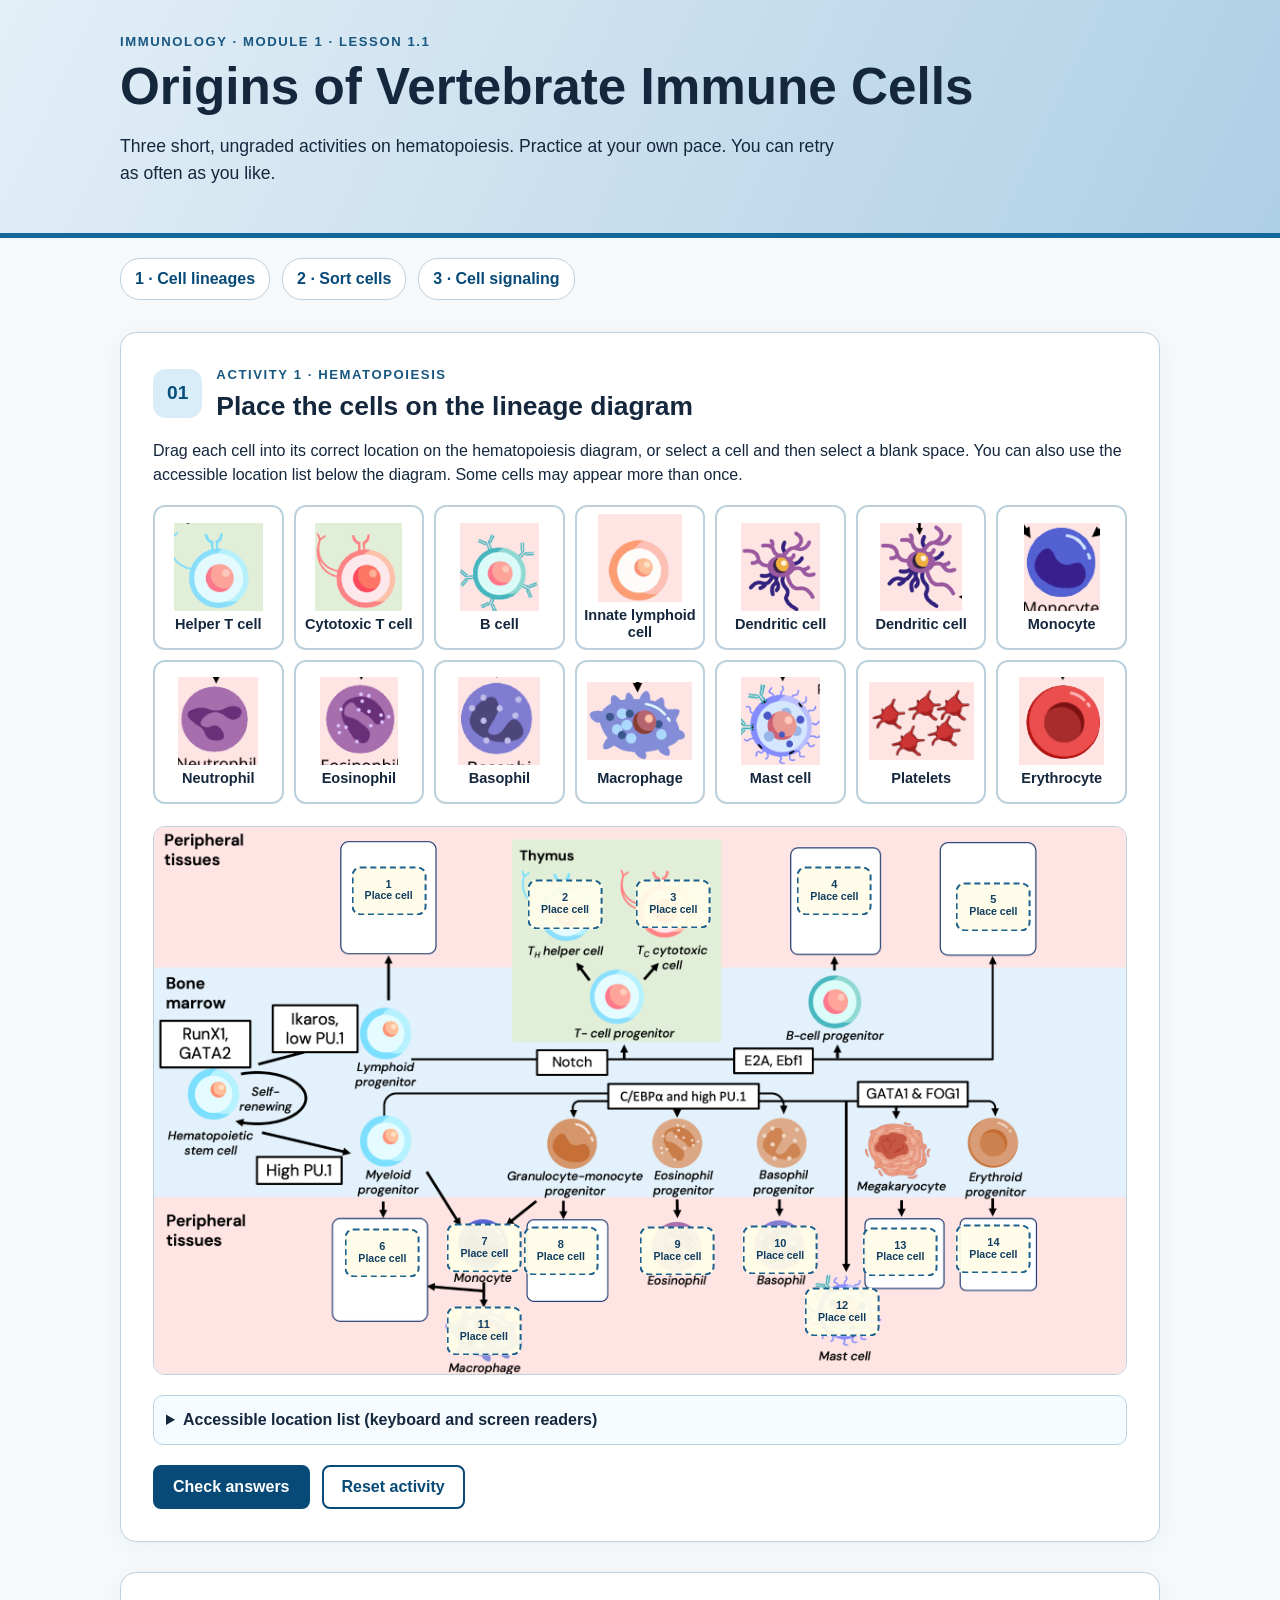
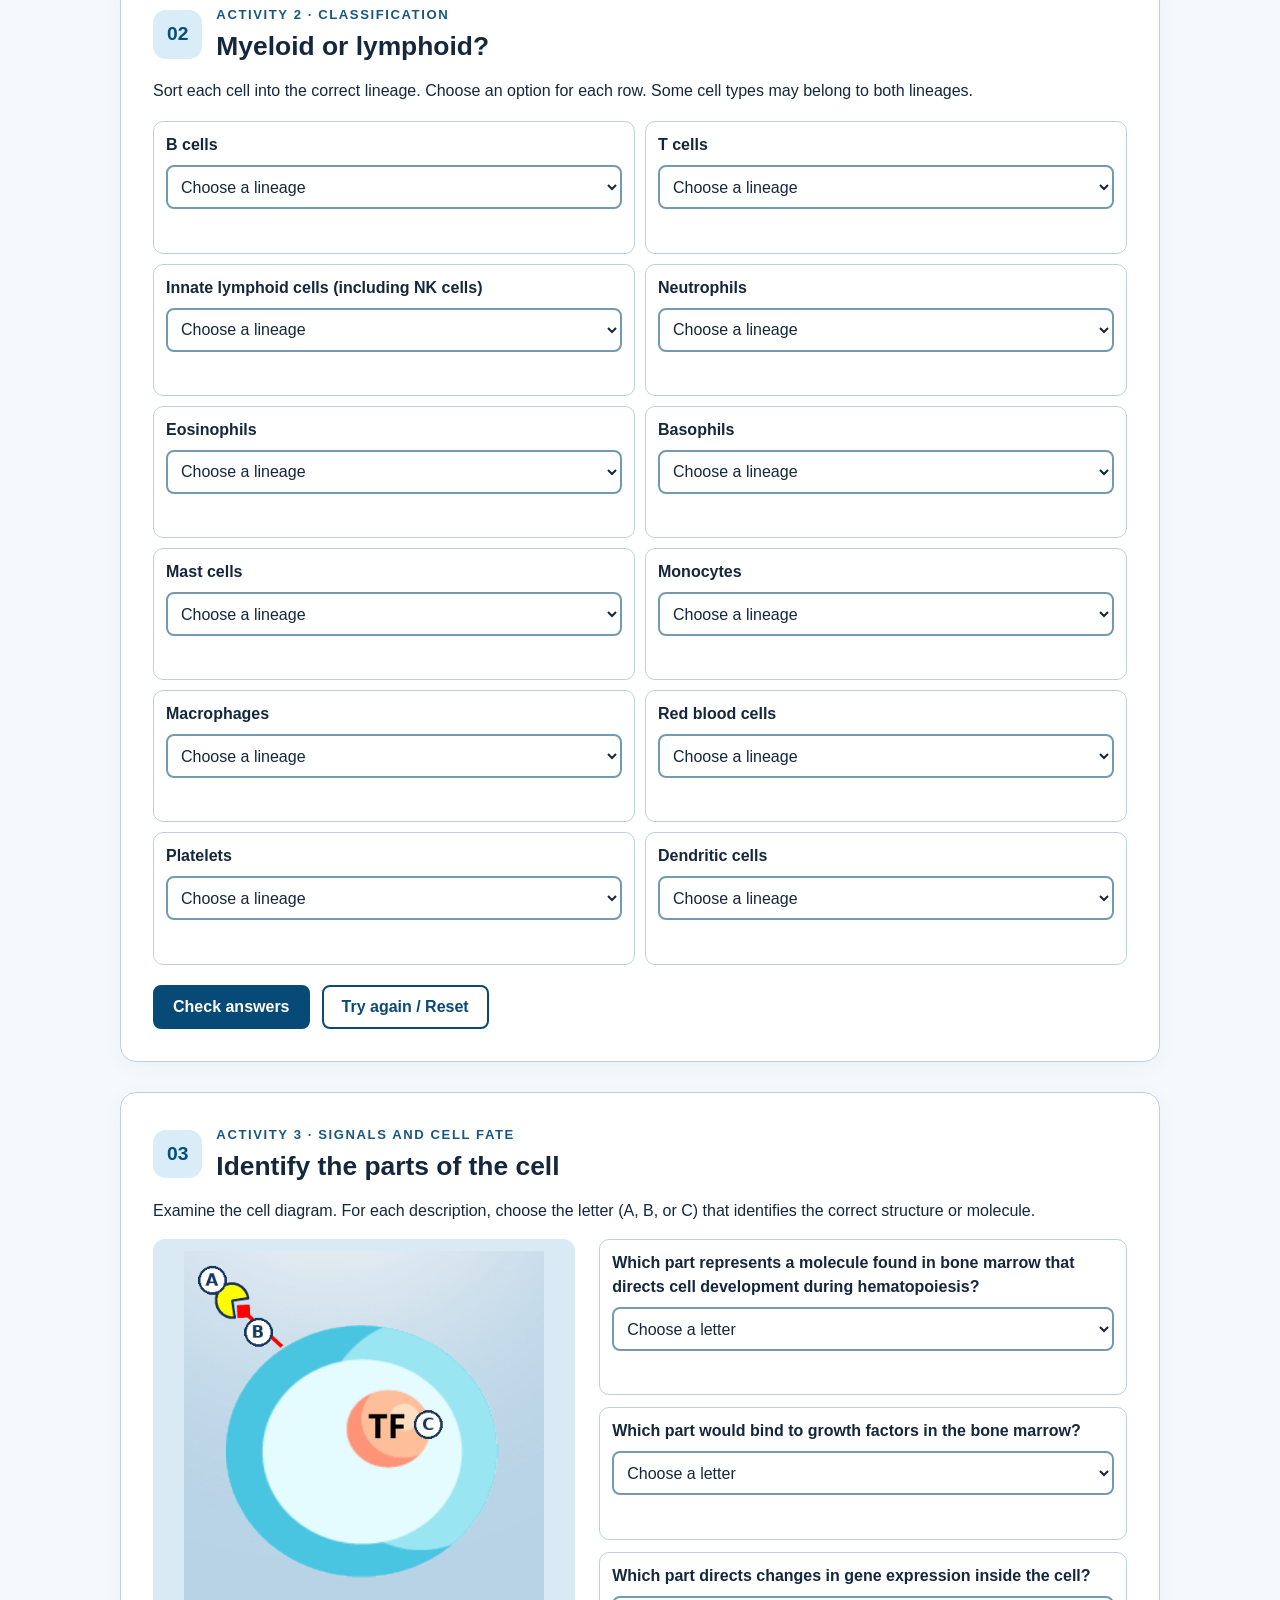
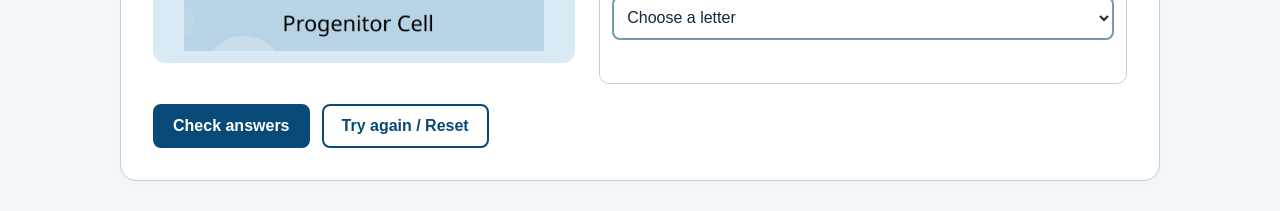
<file: course-1/module-01/lesson-01/lesson-1-1-clean-instructions.html>
<!doctype html>
<html lang="en">
<head>
<meta charset="utf-8"><meta name="viewport" content="width=device-width, initial-scale=1">
<title>Origins of Vertebrate Immune Cells | Practice</title>
<style>
:root{--ink:#14273c;--blue:#12689b;--blue2:#084a77;--pale:#e7f3fb;--sky:#bdd9eb;--card:#fff;--line:#bdd1dd;--focus:#a23973;--good:#155b3a;--bad:#933b27;--bg:#f5f9fc}*{box-sizing:border-box}html{scroll-behavior:smooth}body{margin:0;background:var(--bg);color:var(--ink);font-family:Arial,Helvetica,sans-serif;line-height:1.5;font-size:16px}.wrap{max-width:1080px;margin:auto;padding:0 20px}.skip{position:absolute;top:-60px;left:10px;padding:12px;background:white;z-index:10}.skip:focus{top:10px}a{color:var(--blue2)}:focus-visible{outline:4px solid var(--focus);outline-offset:3px}.hero{background:linear-gradient(115deg,#e3eff7,#afcfe5);border-bottom:5px solid var(--blue)}.hero .wrap{padding-top:32px;padding-bottom:29px}.eyebrow{font-size:.82rem;font-weight:800;letter-spacing:.12em;color:#195781;margin:0 0 6px}h1{font-size:clamp(2rem,4vw,3.25rem);line-height:1.13;margin:0 0 15px}h2{font-size:1.65rem;line-height:1.25;margin:0}h3{margin:0 0 9px;font-size:1.18rem}.hero p:last-child{font-size:1.1rem;max-width:720px}.tabs{display:flex;flex-wrap:wrap;gap:12px;padding:20px 0}.tabs a{display:inline-block;padding:8px 14px;background:white;border:1px solid var(--line);border-radius:20px;text-decoration:none;font-weight:700}.tabs a:hover{background:var(--pale)}.activity{background:white;border:1px solid var(--line);border-radius:16px;padding:clamp(18px,3vw,32px);margin:12px 0 30px;box-shadow:0 4px 20px #193e5b0b;scroll-margin-top:12px}.sectiontop{display:flex;align-items:center;gap:14px}.number{background:#d8edf8;color:#064e7b;border-radius:13px;padding:10px 14px;font-weight:900;font-size:1.2rem}.muted{color:#435e70;font-size:.9rem}.reference{margin:20px 0;border:1px solid var(--line);border-radius:10px;padding:12px;background:#f5fbff}.reference summary{font-weight:700;cursor:pointer}.reference img{display:block;width:100%;height:auto;margin-top:12px;border:1px solid var(--line)}.diagram{margin:20px 0;padding:20px;background:#f0f7fc;border:1px solid var(--line);border-radius:12px}.stem{text-align:center;max-width:420px;margin:0 auto 25px;background:#fff;border:2px solid #81b0cb;border-radius:12px;padding:12px;font-weight:700}.stem span{padding:0 12px;color:var(--blue)}.branches{display:grid;grid-template-columns:1fr 1fr;gap:20px}.branch{background:white;border:1px solid #aac8d8;border-top:5px solid #4e93b9;border-radius:12px;padding:16px}.branch:nth-child(2){border-top-color:#b487bd}.slots{display:grid;gap:12px}.slot,.sortrow,.signalrow{padding:11px 12px;background:#fff;border:1px solid var(--line);border-radius:10px}.slot label{font-weight:700;display:block;margin-bottom:6px}.slot small{display:block;color:#51677a;margin-top:6px}.rowstatus{display:block;font-size:.9rem;font-weight:700;margin-top:5px;min-height:1.2rem}.right{color:var(--good)}.wrong{color:var(--bad)}select{width:100%;padding:10px 34px 10px 9px;min-height:44px;font-size:1rem;background:white;color:var(--ink);border:2px solid #729bb2;border-radius:8px}button{min-height:44px;padding:10px 18px;border:2px solid var(--blue2);background:var(--blue2);border-radius:8px;color:#fff;font-size:1rem;font-weight:700;cursor:pointer}button:hover{filter:brightness(1.12)}button.secondary{background:white;color:var(--blue2)}.toolbar{display:flex;flex-wrap:wrap;gap:12px;margin:20px 0 0}.feedback:not(:empty){background:#e7f3fb;border-left:5px solid var(--blue);padding:12px 15px;margin-top:16px;font-weight:700}.sortrows{display:grid;grid-template-columns:1fr 1fr;gap:10px;margin-top:18px}.sortrow,.signalrow{display:flex;flex-direction:column;gap:8px}.sortrow label,.signalrow label{font-weight:700}.note{border-left:4px solid #679ab8;padding:10px 12px;background:#eff8fc}.q3layout{display:grid;grid-template-columns:minmax(230px,.8fr) 1fr;gap:24px;align-items:start}.cellfig{margin:0;background:#e0eff8;border-radius:12px;padding:12px;text-align:center}.cellfig img{display:block;width:100%;max-width:375px;margin:auto;object-fit:contain}.cellfig figcaption{font-size:.85rem;color:#42576a}.signalrows{display:grid;gap:12px}footer{font-size:.86rem;color:#415d71;padding:10px 0 30px}@media(max-width:740px){.branches,.sortrows,.q3layout{grid-template-columns:1fr}.activity{padding:17px}.stem span{display:block}.tabs a{flex:1;text-align:center}}@media(prefers-reduced-motion:reduce){html{scroll-behavior:auto}}

/* Slide-derived diagram placement activity */
.q1-bank{display:grid;grid-template-columns:repeat(auto-fit,minmax(125px,1fr));gap:10px;margin:18px 0 22px}.cell-tile{color:var(--ink);background:#fff;border:2px solid var(--line);border-radius:12px;min-height:144px;padding:7px;display:flex;flex-direction:column;justify-content:center;align-items:center;gap:5px;line-height:1.15;font-size:.91rem}.cell-tile img{width:105px;height:88px;object-fit:contain}.cell-tile.selected{border-color:#084a77;box-shadow:0 0 0 3px #b1d3ee}.cell-tile.used{opacity:.45}.diagram-scroller{width:100%;overflow-x:auto;border:1px solid var(--line);border-radius:12px;background:white}.lineage-canvas{min-width:940px;position:relative;aspect-ratio:1400/788}.lineage-canvas>img{width:100%;height:100%;position:absolute;inset:0}.diagram-spot{position:absolute;transform:translate(-50%,-50%);width:7.7%;height:9%;font-size:clamp(.7rem,1.1vw,.9rem);line-height:1.08;display:flex;align-items:center;justify-content:center;flex-direction:column;border:2px dashed #1d618e;border-radius:9px;color:#113e60;background:#fffde9ee;text-align:center;padding:3px;min-height:0}.diagram-spot:hover{filter:brightness(.96)}.diagram-spot.filled{background:#e1f1ff;border-style:solid}.diagram-spot.right{border-color:var(--good);background:#dff5e5}.diagram-spot.wrong{border-color:var(--bad);background:#ffebdd}.spotnum{font-size:.78em;font-weight:900}.spotval{font-size:.75em;overflow-wrap:anywhere}.accessible-locations{display:grid;grid-template-columns:1fr 1fr;gap:12px;margin-top:14px}.location-row{display:grid;gap:5px}.location-row label{font-weight:700;font-size:.9rem}.cellfig img{max-width:360px}.cellfig{background:#d9eaf5}@media(max-width:740px){.accessible-locations{grid-template-columns:1fr}.lineage-canvas{min-width:900px}.cell-tile{min-height:126px}}

</style>

</head>
<body>
<a class="skip" href="#main">Skip to activities</a>
<header class="hero"><div class="wrap"><p class="eyebrow">IMMUNOLOGY · MODULE 1 · LESSON 1.1</p><h1>Origins of Vertebrate Immune Cells</h1><p>Three short, ungraded activities on hematopoiesis. Practice at your own pace. You can retry as often as you like.</p></div></header>
<main id="main" class="wrap">
<nav aria-label="Activity navigation" class="tabs"><a href="#q1">1 · Cell lineages</a><a href="#q2">2 · Sort cells</a><a href="#q3">3 · Cell signaling</a></nav>
<section id="q1" class="activity" aria-labelledby="q1head"><div class="sectiontop"><span class="number">01</span><div><p class="eyebrow">ACTIVITY 1 · HEMATOPOIESIS</p><h2 id="q1head">Place the cells on the lineage diagram</h2></div></div>
<p>Drag each cell into its correct location on the hematopoiesis diagram, or select a cell and then select a blank space. You can also use the accessible location list below the diagram. Some cells may appear more than once.</p>
<div class="q1-bank" aria-label="Available cell illustrations" id="q1bank"></div>
<div class="diagram-scroller" role="region" tabindex="0" aria-label="Hematopoiesis diagram with blank cell positions; scroll horizontally if needed"><div class="lineage-canvas"><img src="assets/lineage-blank.png" alt="Hematopoiesis pathway: stem cell splits into lymphoid and myeloid progenitors; arrows connect the progenitors to fourteen blank mature-cell locations, with the original regulatory labels preserved."><div id="q1spots"></div></div></div>

<details class="reference"><summary>Accessible location list (keyboard and screen readers)</summary><p>Choose a cell for each numbered location. These choices update the diagram automatically.</p><div id="q1accessible" class="accessible-locations"></div></details>
<div class="toolbar"><button id="q1check" type="button">Check answers</button><button id="q1reset" type="button" class="secondary">Reset activity</button></div><div class="feedback" id="q1feedback" role="status" aria-live="polite"></div></section>
<section id="q2" class="activity" aria-labelledby="q2head"><div class="sectiontop"><span class="number">02</span><div><p class="eyebrow">ACTIVITY 2 · CLASSIFICATION</p><h2 id="q2head">Myeloid or lymphoid?</h2></div></div><p>Sort each cell into the correct lineage. Choose an option for each row. Some cell types may belong to both lineages.</p><div id="sortRows" class="sortrows"></div><div class="toolbar"><button id="q2check" type="button">Check answers</button><button id="q2reset" type="button" class="secondary">Try again / Reset</button></div><div class="feedback" id="q2feedback" role="status" aria-live="polite"></div></section>
<section id="q3" class="activity" aria-labelledby="q3head"><div class="sectiontop"><span class="number">03</span><div><p class="eyebrow">ACTIVITY 3 · SIGNALS AND CELL FATE</p><h2 id="q3head">Identify the parts of the cell</h2></div></div>
<p>Examine the cell diagram. For each description, choose the letter (A, B, or C) that identifies the correct structure or molecule.</p>
<div class="q3layout"><figure class="cellfig"><img src="assets/signaling-labeled.png" alt="Progenitor cell with labels: A next to the yellow signaling molecule outside the cell; B next to the red receptor spanning the cell surface; C next to the TF-containing structure inside the nucleus."></figure><div id="signalRows" class="signalrows"></div></div>
<div class="toolbar"><button id="q3check" type="button">Check answers</button><button id="q3reset" type="button" class="secondary">Try again / Reset</button></div><div class="feedback" id="q3feedback" role="status" aria-live="polite"></div></section>

</main>
<script>
'use strict';
// Source content: Cana's Lesson 1.1 slides 4–8 and Unit 1 Assessments.
// Each dropdown is accessible by keyboard, touch, mouse, and screen readers.
const placements=[
{id:'dc_lymph',title:'Lymphoid-derived dendritic cell',answer:'Dendritic cell',x:338,y:92},
{id:'helper',title:'T helper branch',answer:'Helper T cell',x:592,y:112},
{id:'cytotoxic',title:'T cytotoxic branch',answer:'Cytotoxic T cell',x:748,y:111},
{id:'bcell',title:'B-cell progenitor branch',answer:'B cell',x:980,y:93},
{id:'ilc',title:'Innate lymphoid-cell branch',answer:'Innate lymphoid cell',x:1209,y:115},
{id:'dc_myelo',title:'Myeloid-derived dendritic cell',answer:'Dendritic cell',x:329,y:614},
{id:'monocyte',title:'Granulocyte–monocyte progenitor: monocyte branch',answer:'Monocyte',x:476,y:607},
{id:'neutrophil',title:'Granulocyte–monocyte progenitor: granulocyte branch',answer:'Neutrophil',x:586,y:611},
{id:'eosinophil',title:'Eosinophil progenitor branch',answer:'Eosinophil',x:754,y:611},
{id:'basophil',title:'Basophil progenitor branch',answer:'Basophil',x:902,y:610},
{id:'macrophage',title:'Monocyte descendant in tissues',answer:'Macrophage',x:475,y:726},
{id:'mast',title:'Myeloid mast-cell branch',answer:'Mast cell',x:991,y:699},
{id:'platelets',title:'Megakaryocyte descendant',answer:'Platelets',x:1075,y:612},
{id:'erythrocyte',title:'Erythroid progenitor branch',answer:'Erythrocyte',x:1209,y:608}];
const bank=[
{key:'helper',name:'Helper T cell'}, {key:'cytotoxic',name:'Cytotoxic T cell'},
{key:'bcell',name:'B cell'}, {key:'ilc',name:'Innate lymphoid cell'},
{key:'dc_lymph',name:'Dendritic cell'}, {key:'dc_myelo',name:'Dendritic cell'},
{key:'monocyte',name:'Monocyte'}, {key:'neutrophil',name:'Neutrophil'},
{key:'eosinophil',name:'Eosinophil'}, {key:'basophil',name:'Basophil'},
{key:'macrophage',name:'Macrophage'}, {key:'mast',name:'Mast cell'},
{key:'platelets',name:'Platelets'}, {key:'erythrocyte',name:'Erythrocyte'}];
const placed=Object.fromEntries(placements.map(p=>[p.id,'']));
let active='';let attempt=false;
const q1Bank=document.getElementById('q1bank');
function inventory(){let taken={};Object.values(placed).forEach(name=>{if(name)taken[name]=(taken[name]||0)+1});return taken}
function updateQ1(){let used=inventory();bank.forEach((item,i)=>{let el=document.getElementById('tile-'+i);let available=(used[item.name]||0)<(item.name==='Dendritic cell'?2:1);let selected=active===item.name;el.disabled=!available&&!selected;el.setAttribute('aria-pressed',String(selected));el.classList.toggle('selected',selected);el.classList.toggle('used',!available);});placements.forEach((p,i)=>{let b=document.getElementById('spot-'+p.id);let sel=document.getElementById('pick-'+p.id);let value=placed[p.id];b.querySelector('.spotval').textContent=value||'Place cell';b.classList.toggle('filled',!!value);b.classList.toggle('right',attempt&&value===p.answer);b.classList.toggle('wrong',attempt&&value!==p.answer);sel.value=value;});}
function placeCell(id,name){if(!name){placed[id]='';attempt=false;updateQ1();return}let count=Object.values(placed).filter(x=>x===name).length-(placed[id]===name?1:0);if(count>=(name==='Dendritic cell'?2:1)){document.getElementById('q1feedback').textContent='That cell is already placed. Clear its earlier location to move it.';return}placed[id]=name;active='';attempt=false;document.getElementById('q1feedback').textContent='';updateQ1()}
function buildQ1(){let options=[...new Set(bank.map(c=>c.name))].sort((a,b)=>a.localeCompare(b));bank.forEach((card,i)=>{let b=document.createElement('button');b.type='button';b.className='cell-tile';b.id='tile-'+i;b.draggable=true;b.setAttribute('aria-pressed','false');b.innerHTML='<img src="assets/cell-'+card.key+'.png" alt=""><span>'+card.name+'</span>';b.addEventListener('click',()=>{active=active===card.name?'':card.name;updateQ1()});b.addEventListener('dragstart',e=>{active=card.name;e.dataTransfer.setData('text/plain',card.name);e.dataTransfer.effectAllowed='move'});q1Bank.append(b)});
placements.forEach((p,i)=>{let button=document.createElement('button');button.type='button';button.id='spot-'+p.id;button.className='diagram-spot';button.style.left=(p.x/1400*100)+'%';button.style.top=(p.y/788*100)+'%';button.setAttribute('aria-label','Location '+(i+1)+': '+p.title+'. Select a cell card, then activate this location.');button.innerHTML='<span class="spotnum">'+(i+1)+'</span><span class="spotval">Place cell</span>';button.addEventListener('click',()=>{if(active)placeCell(p.id,active);else if(placed[p.id])placeCell(p.id,'');else document.getElementById('q1feedback').textContent='Select a cell card above, then choose a blank location.'});button.addEventListener('dragover',e=>{e.preventDefault()});button.addEventListener('drop',e=>{e.preventDefault();placeCell(p.id,e.dataTransfer.getData('text/plain'))});document.getElementById('q1spots').append(button);
let row=document.createElement('div');row.className='location-row';let label=document.createElement('label');label.htmlFor='pick-'+p.id;label.textContent='Location '+(i+1)+': '+p.title;let select=makeSelect('pick-'+p.id,options,'Choose cell');select.addEventListener('change',()=>placeCell(p.id,select.value));row.append(label,select);document.getElementById('q1accessible').append(row)});updateQ1()}
function checkQ1(){attempt=true;let count=placements.filter(p=>placed[p.id]===p.answer).length;let missing=placements.filter(p=>!placed[p.id]).length;document.getElementById('q1feedback').textContent=count+' of '+placements.length+' correct. '+(count===placements.length?'All cells are in the correct locations.':(missing?missing+' locations are still blank. ':'')+'Locations needing review are marked. Select a used location to clear it, then try again.');updateQ1()}
function resetQ1(){placements.forEach(p=>placed[p.id]='');active='';attempt=false;document.getElementById('q1feedback').textContent='';updateQ1()}
function makeSelect(id,options,placeholder){let el=document.createElement('select');el.id=id;let blank=new Option(placeholder,'');el.add(blank);for(let option of options)el.add(new Option(option,option));return el}
function makeStatus(){let span=document.createElement('span');span.className='rowstatus';span.setAttribute('aria-live','polite');return span}

function check(items,prefix){let correct=0;let chosen=items.map(i=>document.getElementById(i.id).value);for(let [idx,item] of items.entries()){let el=document.getElementById(item.id);let ok=chosen[idx]===item.answer;if(ok)correct++;let status=el.nextElementSibling;status.textContent=!chosen[idx]?'No answer selected':ok?'Correct':'Not quite — try again';status.className='rowstatus '+(ok?'right':'wrong');el.setAttribute('aria-invalid',String(!ok))}let msg=document.getElementById(prefix+'feedback');let note=prefix==='q1'?' The two dendritic-cell entries represent their two possible developmental origins.':'';msg.textContent=`${correct} of ${items.length} correct. ${correct===items.length?'All responses are correct.':'Review the marked responses and try again.'}${prefix==='q3'?' A = growth factor; B = surface receptor; C = transcription factor.':''}${note}`}
function reset(items,prefix){for(let item of items){let el=document.getElementById(item.id);el.value='';el.removeAttribute('aria-invalid');let status=el.nextElementSibling;status.textContent='';status.className='rowstatus'}document.getElementById(prefix+'feedback').textContent=''}
const q2=[
 ['B cells','Lymphoid'],['T cells','Lymphoid'],['Innate lymphoid cells (including NK cells)','Lymphoid'],
 ['Neutrophils','Myeloid'],['Eosinophils','Myeloid'],['Basophils','Myeloid'],['Mast cells','Myeloid'],
 ['Monocytes','Myeloid'],['Macrophages','Myeloid'],['Red blood cells','Myeloid'],['Platelets','Myeloid'],['Dendritic cells','Both']
].map((x,i)=>({id:'sort-'+i,label:x[0],answer:x[1]}));
function buildQ2(){let root=document.getElementById('sortRows');for(let q of q2){let row=document.createElement('div');row.className='sortrow';let lab=document.createElement('label');lab.htmlFor=q.id;lab.textContent=q.label;let select=makeSelect(q.id,['Myeloid','Lymphoid','Both'],'Choose a lineage');row.append(lab,select,makeStatus());root.append(row)}}
const q3=[{id:'signal-a',label:'Which part represents a molecule found in bone marrow that directs cell development during hematopoiesis?',answer:'A'}, {id:'signal-b',label:'Which part would bind to growth factors in the bone marrow?',answer:'B'}, {id:'signal-c',label:'Which part directs changes in gene expression inside the cell?',answer:'C'}];
function buildQ3(){let root=document.getElementById('signalRows');for(let q of q3){let row=document.createElement('div');row.className='signalrow';let lab=document.createElement('label');lab.htmlFor=q.id;lab.textContent=q.label;let select=makeSelect(q.id,['A','B','C'],'Choose a letter');row.append(lab,select,makeStatus());root.append(row)}}
function wire(prefix,items){document.getElementById(prefix+'check').addEventListener('click',()=>check(items,prefix));document.getElementById(prefix+'reset').addEventListener('click',()=>reset(items,prefix));}
buildQ1();buildQ2();buildQ3();document.getElementById('q1check').addEventListener('click',checkQ1);document.getElementById('q1reset').addEventListener('click',resetQ1);wire('q2',q2);wire('q3',q3);

</script>
</body></html>
</file>
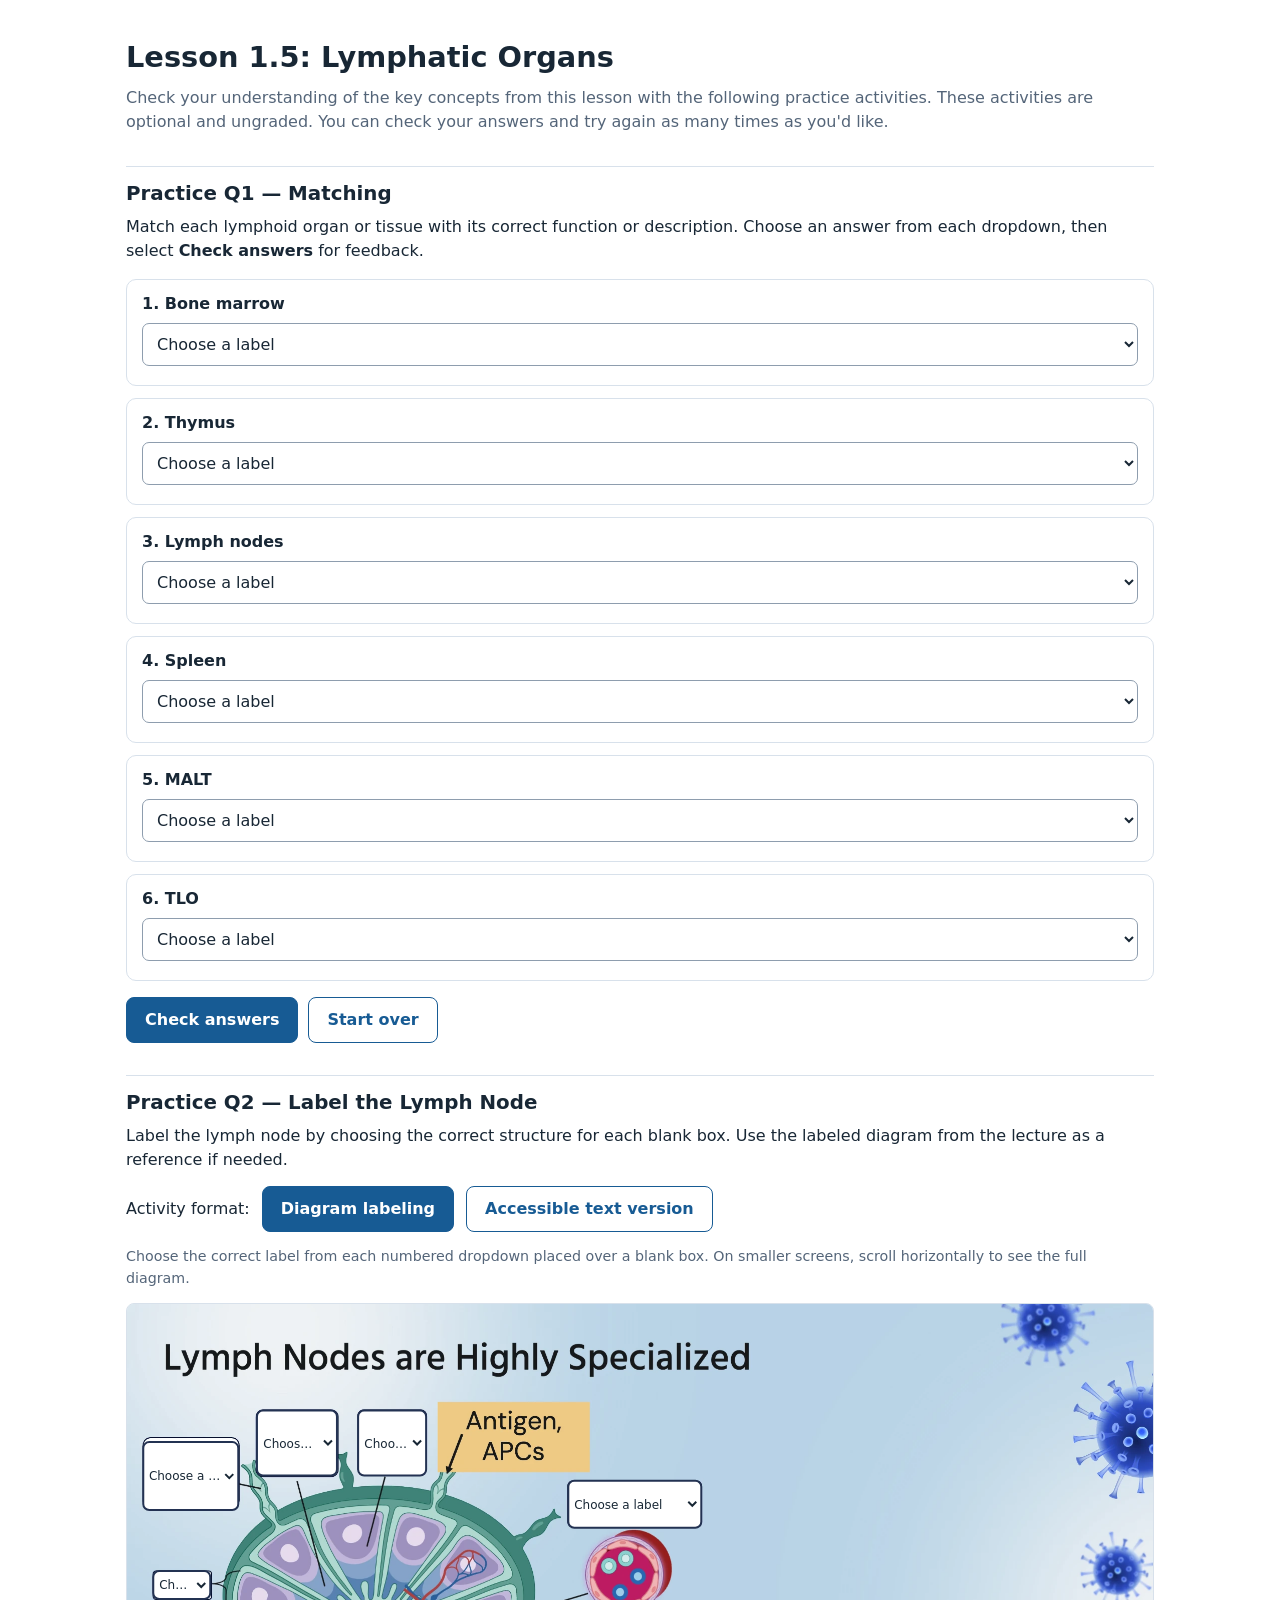
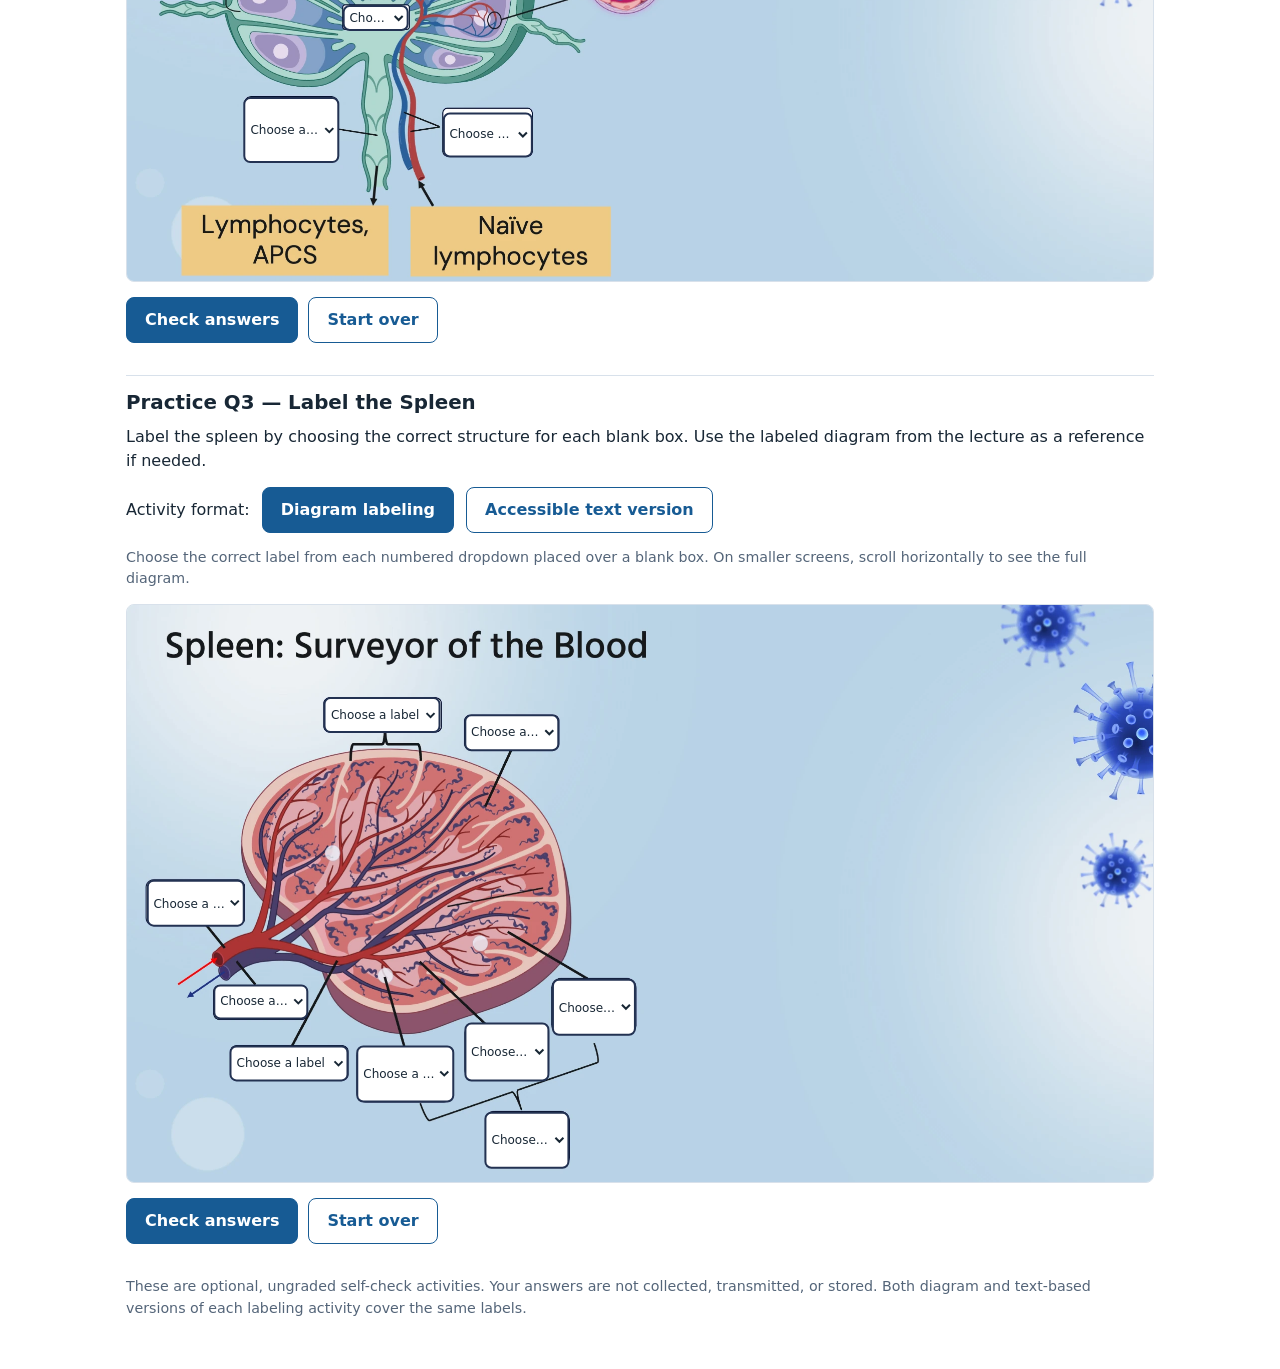
<file: course-1/module-01/lesson-05/lesson_1_5_all_three_activities_optimized.html>
<!doctype html><html lang="en"><head><meta charset="utf-8"><meta name="viewport" content="width=device-width,initial-scale=1"><title>Lesson 1.5 — Lymphatic Organs | Practice Activities</title>
<style>
:root{--ink:#182735;--muted:#546579;--line:#d8e1eb;--accent:#175b94;--light:#f3f7fb;--correct:#146c43;--wrong:#a3222b}*{box-sizing:border-box}html{scroll-behavior:smooth}body{font-family:system-ui,-apple-system,BlinkMacSystemFont,"Segoe UI",sans-serif;margin:0;color:var(--ink);background:#fff;line-height:1.5}main{max-width:1100px;margin:auto;padding:clamp(18px,4vw,36px)}h1{font-size:clamp(1.35rem,3vw,1.8rem);margin:0 0 .4rem}h2{font-size:1.24rem;margin:0 0 .4rem}p{margin:.4rem 0 .9rem}.intro,.note{color:var(--muted)}.note{font-size:.89rem}section{margin:32px 0;padding-top:12px;border-top:1px solid var(--line)}.items{display:grid;gap:12px;margin:16px 0}.item{border:1px solid var(--line);border-radius:10px;padding:12px 15px;background:white}.item label{font-weight:700;display:block;margin-bottom:7px}.item p{margin:.35rem 0}.item[data-status=correct]{border-color:#77b99c;background:#f4fbf7}.item[data-status=incorrect]{border-color:#df9ea2;background:#fff7f7}select{width:100%;background:white;color:var(--ink);border:1.5px solid #8e9dae;border-radius:7px;padding:10px;font:inherit}select:focus-visible,button:focus-visible,a:focus-visible{outline:3px solid #df9c36;outline-offset:3px}.feedback{font-size:.91rem;margin:7px 0 0!important}.correct{color:var(--correct)}.incorrect{color:var(--wrong)}.actions{display:flex;flex-wrap:wrap;gap:10px;margin:15px 0}button{border-radius:8px;font:inherit;font-weight:650;cursor:pointer;padding:10px 18px;border:1px solid var(--accent)}button.primary{background:var(--accent);color:white}button.secondary{background:white;color:var(--accent)}button:disabled{opacity:.48;cursor:not-allowed}.results{border-left:4px solid var(--accent);background:var(--light);padding:12px 16px;margin:12px 0;border-radius:4px}.hidden{display:none!important}.mode{display:flex;align-items:center;gap:12px;flex-wrap:wrap;margin:14px 0}.mode button[aria-pressed=true]{background:var(--accent);color:#fff}.image-scroller{overflow-x:auto;max-width:100%;border:1px solid var(--line);border-radius:8px;background:#e8f3fc}.image-stage{position:relative;min-width:850px;width:100%;aspect-ratio:2048/1152}.image-stage img{display:block;width:100%;height:100%;position:absolute;inset:0}.drop{position:absolute;transform:translate(-50%,-50%);z-index:1}.drop select{height:100%;font-size:clamp(9px,1.05vw,12px);padding:2px 1px;text-overflow:ellipsis;border:2px solid #233252;background:#fff}.drop:focus-within{z-index:3}.drop[data-status=correct] select{border-color:var(--correct);background:#ecfff1}.drop[data-status=incorrect] select{border-color:var(--wrong);background:#fff0f0}.diagram-help{font-size:.89rem;color:var(--muted)}.text-description{font-weight:400!important;color:var(--muted);font-size:.93rem;margin-bottom:8px}.visually-hidden{position:absolute!important;width:1px!important;height:1px!important;padding:0!important;margin:-1px!important;overflow:hidden!important;clip:rect(0,0,0,0)!important;white-space:nowrap!important;border:0!important}.mini-result{margin-top:10px}.legend{padding:10px 12px;border:1px solid var(--line);border-radius:8px;background:#f8fafc}.legend summary{cursor:pointer;font-weight:600}@media(max-width:620px){.actions button{flex:1 1 100%}.mode button{flex:1}.image-stage{min-width:850px}}
</style></head><body><main>
<h1>Lesson 1.5: Lymphatic Organs</h1><p class="intro">Check your understanding of the key concepts from this lesson with the following practice activities. These activities are optional and ungraded. You can check your answers and try again as many times as you'd like.</p>
<section id="q1"><h2>Practice Q1 — Matching</h2><p>Match each lymphoid organ or tissue with its correct function or description. Choose an answer from each dropdown, then select <strong>Check answers</strong> for feedback.</p><form id="matching" novalidate><div id="matching-items" class="items"></div><div class="actions"><button class="primary" type="submit">Check answers</button><button class="secondary" type="button" id="matching-reset">Start over</button></div><div id="matching-results" class="results hidden" role="status" aria-live="polite"></div></form></section>
<section id="q2"><h2>Practice Q2 — Label the Lymph Node</h2><p>Label the lymph node by choosing the correct structure for each blank box. Use the labeled diagram from the lecture as a reference if needed.</p><div id="lymph-app"></div></section>
<section id="q3"><h2>Practice Q3 — Label the Spleen</h2><p>Label the spleen by choosing the correct structure for each blank box. Use the labeled diagram from the lecture as a reference if needed.</p><div id="spleen-app"></div></section>
<p class="note">These are optional, ungraded self-check activities. Your answers are not collected, transmitted, or stored. Both diagram and text-based versions of each labeling activity cover the same labels.</p>
</main><script>
(()=>{'use strict';
const matching=[['Bone marrow','Development of most blood cells'],['Thymus','Maturation of T cells'],['Lymph nodes','Screens lymph for foreign antigens'],['Spleen','Screens blood for foreign antigens'],['MALT','Lymphoid tissue at mucosal barriers'],['TLO','Present at sites of chronic inflammation']];
const order=[3,5,1,4,0,2];
function sel(options,id,aria){const s=document.createElement('select');s.id=id;s.setAttribute('aria-label',aria);const opt=document.createElement('option');opt.value='';opt.textContent='Choose a label';s.append(opt);options.forEach(x=>{const o=document.createElement('option');o.value=x;o.textContent=x;s.append(o)});return s}
function clearResult(node){node.classList.add('hidden');node.textContent=''}
function item(parent,id,labelText,options,description){const div=document.createElement('div');div.className='item';const label=document.createElement('label');label.htmlFor=id;label.textContent=labelText;div.append(label);if(description){const p=document.createElement('p');p.className='text-description';p.textContent=description;div.append(p)}const s=sel(options,id,labelText);const fb=document.createElement('p');fb.id=id+'-fb';fb.className='feedback';fb.setAttribute('aria-live','polite');s.setAttribute('aria-describedby',fb.id);s.addEventListener('change',()=>{div.removeAttribute('data-status');fb.textContent='';fb.className='feedback'});div.append(s,fb);parent.append(div);return {div,s,fb}}
function grade(entries,result){let score=0;entries.forEach(x=>{const ok=x.s.value===x.answer;if(ok)score++;x.div.dataset.status=ok?'correct':'incorrect';x.fb.className='feedback '+(ok?'correct':'incorrect');x.fb.textContent=ok?'Correct.':`Correct answer: ${x.answer}.`});result.textContent=`${score} of ${entries.length} correct. ${score===entries.length?'All answers are correct.':'Review the feedback and change your answers to try again.'}`;result.classList.remove('hidden')}
const matchRoot=document.getElementById('matching-items'), matchResult=document.getElementById('matching-results');const matchingEntries=matching.map(([term,answer],i)=>({...item(matchRoot,'match-'+i,`${i+1}. ${term}`,order.map(j=>matching[j][1])),answer}));document.getElementById('matching').addEventListener('submit',e=>{e.preventDefault();grade(matchingEntries,matchResult)});document.getElementById('matching-reset').addEventListener('click',()=>{matchingEntries.forEach(e=>{e.s.value='';e.div.removeAttribute('data-status');e.fb.textContent='' });clearResult(matchResult);matchingEntries[0].s.focus()});matchingEntries.forEach(e=>e.s.addEventListener('change',()=>clearResult(matchResult)));
const datasets={
 lymph:{image:'UklGRv7XAQBXRUJQVlA4IPLXAQBQzQadASoACIAEPjEYikQiIaKRSUS8KAMEs7d+EIa/QBwAdq39uy9rwvwVait0nohP+zPv+NpEl9dsnm//58ReVv386tvV1oEdNfynDm5L/vv8V/mf97/Zf//6Sci+1v1P99/cr/IfvD84XHfal6y+8/5n/i/3791Ptt/hf+P/QfmB6/dff9z/Tflb8BHnX7R/vP8L/nv/H/m////1vuZ/o/+7/i/998LP6H/k/+v/kf34+gX9U/+B/f/9F/5/9x////X+Sf+V/5f8z7v/8x/0/+9+6X//+RP9Y/yH/p/1f/B/93zD/7n/y/7n9+Pl//fP9d/6v9P/ov/v9A39Q/wf/T/a3/7fGR/+fdM/0n/V//XuHf1X/Vf+n/Vfv/8bH/4/4v/G//P/g+1f+vf8H/5/73/e///6IP6f/i//J/nf9P/+/kA/+/tefwD/y///2APVX8H/3f98/wv7O/uH9I/jP7J/jf7l/kf9l/ff/R7M/jX1L+O/vH+V/3P+A/+f+3+xz9F+nPRj6H/Yf+D/e+p/8h+3n6D+6/5j/mf439xPkz/g/4n/P/9D/RfuB7X/l/8L/xf8h/pP2M+QX8c/nP+U/uf+W/3v9z/bH6z/vu3N3z/i/9n/T/5r3C/bb61/ov8V/lP+z/h/3v+en6D/gf3797Per9c/zP+9/xv5FfYF/R/7N/rP8V+7v+F////x+LzxAvSf/D/n/gD/mP9n/4f+B/y/7YfTD/T/+D/Nf6n9zf//8APzn/Lf9//L/6b9xP/////0L/l/9f/439//z//w/1////+f3pf/r3TfuL/+v9n/yPlJ/aj/9/6//pjKkiIix7XDq18v3zspEuSmvl++dlJnRcOrXm+vtqtfL987KTOi4dWvl++dlJnRcOrXy/fOykzouHVh30wMcOTn43AYTddV1CJwRbhqQhzol8KkaSLuRpDd+Xtaj4Bqe3jN/sWSHTHZPWM8EVaP8xVJDRiCKg2/Scu8721Ff1TJsJITPzcorJNBA5dOLDjhb+f3zseosM3cpgE0S07Ba0q8MgblExZ80yklOdcGkTspaMZxUHVr5fvnZSZ0XDq18qcVBtLioQ1VkiLFRVBklI04Dj6CJGinBhnSFNXukWCevQPQTTmM9Buriit/9oB2Diiy8LwqoZypfrVSHqVHrW5pKVAdliB000QbkXOHVr5guZLgwQAwaEBqcm6r1e6ZzbPwJ0QDG4e+s/5gOVsYtYiLZSZ0XDq18v3zspM6G417c/tMRuZT+Knv8cnx8V/[base64]/D6EFLz9qRL6OjFGfSdSDNXLB60TWsnTpEuH3zUSyxUQIvPvFCVZi+6OczzW+iLNSyHA/HPNu3bqIHuA2xHf4MlZW3nnnbH74hdV3RopFSyEwyhyCyIL4y0sHp0lJWMd7NunvNO5TNfB+TmX6fxSKJBzLRKlAlaDBj9/NnNbugcXW+HpLneG79TtfFjQdS6O4Zb3s5kKfX6gmMlmC7B3ybA5jA/qCng2Kuc9JUHE/BNmsvTVtZARCLiDYasfgPt2aRbbkD01SztXK77uPAC+r3td9qVWzAb6xTvgvJeiwzHjtDjph8fCRRCjIjMHLhoAMox15rx8SgyLjUcxjzNtHJb/GcWXGNXPuIUq3UEbBeaebLxDYt2fPwgXZSZ0XDq1rO+dB1a1lzieXCe+Mb+rAB2UVURgS8FDW8ayQ+ziDnUDdJMvLLE19Bje8JvDHbkOHF5ws2KczSHQg7HKYMEbn3ataTzoJB3eGJV4hGQl8s7L0FE1mthZOyGmmBQAHRlrC95rIGIQ0LeQtsO7o8p3gwf6cieUs/tqApJlrQD6Kx8I+Cw3nZt6DAz+4ShvME6uxdUJTV4dZ2N3bZ6IkWHyI56RlXgYq6GwPsP2TIQjN8dz414Vi+c3LgrtHFHFbinM13VM2q3QgQR/TnKs8CKd1ZnFrku8OzpInmNac6v11haMYeSg2m+YuSP0duYkVOC9ABT/[base64]/fSOrXy/fOpDzoOrXy95qyS5FAxShWdirXalQY7f50McuAgAkZdT9jzm+Ak2UHeiiqgMkQ4X6LdXWvcjravPIjHQRTJhwbLklTPpvowB7USib+CuIh2DQ+21I8ZRd7W3S+b4tl4dn5ToCefPWWo70A2mSR9BIkeWYq4xr/+Z+cA2Y8Je6gAsx3EP2qpwQvi3W+DjVMXfDdTmJseIE5+TfxIlG1s+vXjEYh7Cuh1GkTmnlHsjR3BppL5rjtRD/yxPnWL5YOZ8/EgtN62xxr8ja8Da4r7gWTau8buveK9W5W/FFY9hdlgQYSbnVqBzL/FhLs+H8G1B1Jx6Y457FNbiK72gFyZhAQXnpfcG7sdvvGx5Ei7HrhfQzvE13rWElOyZdzzmyCUpcnvMMfvD5/K6M2Q/2UkswoQmpJrHiak9ubaqbEESuANe0b/Oby+5t4oYEAwRh7Va+X719vnZSZyNotWUMjenTWEQG9JXc133NdXkO5r4vSSXJ7xgeFYLXk6eF/yvkPK0Mz6rGBbQrV2YhTSMp+Lm65Xby8yZBRy4TTd+w8UJVn1yHfUznGt6Z994CXEQDudx8F92jqdmYIexzBz2CuVys0IQnnMfPobynAUO+JAxyYF86J58tn+TveeTfIi9jJVBF/h9uIa6aSzK9AzTuNsijWSrF3vlRevV/53KsmBbFBu+CneyEswT9OIMnkCzD9McShKyRNDcG+KXzcKsVZf+fUF3kfoQVL1V7cUJlHDzcSFdSm2TSayMDXNhMmEl6ZoxLnMwvBhBjTqGm4bIH/O7FFSiMR4hrsYZNSKFwV8rV51ESOiXgb12V2A97s83Lw80LZSZ0XAtDfOykyrJIN65NY2/[base64]/osOPsH/YXptimKg6tfL987HzFnEGNfKnFQb3MSZhGJ3EEZ84XR1r7+SK9G5INqTTHaeJTppX3gqM/mUwgnrW0FkbcLl2Os/YGzD8TeXJc6LAlUJKOOSTy/xsUKI/E01ag+DViuBotpNNEzEnonMPt6J4TwhuPdpE68LzrVUHVr5fvnY9RUG8C99y0zt4ZpIOylGZOrZXa6jZV9OakFciwTyUyk1uzIgBFjZ05bis5I+J4vtRHm+6gBA8U2QzuxaXXnXdOlyPWey4mNt2qbpIIKxJ0aUtDT92oE3qVHEVGlGq8YCG/lyEepx8SFyMYhYNtt9/mxFspM9pOrXy/fOykytunz+9fbC9Jdv5ozJG3EBwK34xWhFPTgkfXd0wyfvMxyVNOYjUnWpAd2EOB3GD0iqfGnkVy3fhNG9QrRrOtVXt2aijNiEDjU7ypEv16e+x5AgqJG3coxmWeeG0ZVZBuTorh1/JZJqtJAokbdXeuZZ54bCLTFHPIOoDaVggIAGtYz4BuDNit7iv2GK61IY1aJJfrFtSmdAm155EIeqlZHuXvug6tfL987KTOizTPL986ie380ZhPRmSNtqLXDqT4go+vGIHvZQ4Jgu7KcronETFs1Bfe8K9vRzDHmJ9Ig6UloeG8b90C0VlbaJ7KwJwd7Fo/KwHk1PnlJvyTMMLgWg8J1EG1gZGItlJk4edbRZ1OetfL29P10CDsiL90Jnc/C3YPw1t5vS6D2m1OYRNIgX2S/t8atO2Q97ieYtOAxG0hiCHmVz5IS9AV950rMzv8fN9AmPnPNoKStGFf4ShQisil2eQJriKS5fvnZSZ0XDq17hedB1Y7NY7pi3C87S9jRTbNiuZF6Kx5X7O6rc2dTzl+062P44C8wW8tho7+bl58jr3XhJ360mrJsSbORS/O1OA7hfz7zeWdYmB7Va9q5sHf+kzoYynP6uMTpAidYug4nudyDP9nnPD0xTKpB5yhlYrX1YrglxT1nOIByD/mrgt6BRtzXtAyLLCPPz35dJAtbK+wfL7jDO0M3UuTO3hwNY0tlJnRcOrZGlspMrYsu7kKfzQfPpG3EF/O1MuQQs8GiSgaZDPUXM1W1on29hvPfwMQav9HUHTHwdWZeFzwFGFeJmNsGTaxkD/cNfucA9UZMDXhNJNjaHJ9YJ2G6zBYuHVi5PzDa0jq17AEzXSDpEzlrRJkcRV9SHUf3Q4HHTfhLaQCjbvCPd9jioC0PZy/fOykzouBpy/fOpB8dWQNgRdaeWnTc7qhlJV98BHbYh3Gkr9UHURbk6l282KP0uDk6D72WnsRYTeuc2XilEcekyx6otDKF2SRhzvw9o4eUKGuon8ROyqscsbszHAFHDNCZEd++dlC26wx+zouAy1OsHhAKAZQHcCv92zRMopFGQAKPBzIq4UAP4MjLtWMSrO8pPJVeMr4/2fEfQkR+gpi5U4qDq1rO+dB1a9ywTOi4FluPEyFbeFZTzBGuBr36MJbFre1MzzuzWzFmKMiUaqn4SmL6Aw85HerR0k/pquM8zIz+VQyjRH9kUj+sRFspMpM/oDVXzoOrBoUhLpV3ZenVKSmdlJlJphIoAlfs48ujukwNxMnpbCP9uhbK1lvjkzJGnFNyVGniSOzDmZL3H2RAJb21AElBaNTgZM+VLrRnpy+Cy4qDq18v3sVsod3Ass33CLfWAqbP7i5lKbqiwd/t7n+RM5Oo12u+E+02nUqVJKKzvkg543TB1om8Lz22h7TWCkiuReq2rOtLjKc/x7Va9q4930Al6m6xX7b/OykzjOUoGsb2yHSt1POykkbWj52mTblZqnkMiRGpZzRguoxJZ1AkH/0pW2NdMan82WMlsIAVi/+yn15ddJuu6POWmdw4RnFQdWvl77oN4F7y+m4TuKAVqsrKN2aZ1upY/uwWglnrpTVIvCpM4aqsSCLpDjkHNEZ43Pg1zPQ5edTzuRt4YeOCd525QD63PuqhzT5w0wParXymgeEJdpNLKkkYNSEyvKwW0JEWygPaf8nGLHgDCqLvcsodMT/HtTJE8OL4coly4PN76/4Nq/UX6QN8mBPgbW++bWxeWjJcWA6FW3888Kh5q17hedB1a+X752VC6TOizTLClDhmmltvI+tu/eGMzOpfhNezBAFHMY5R2UyEnnyi2j7EpSrC741vFOqGY32fLFW0OmNjrWpQmBLkoXIBdlJnRZQXN8YzSF4pan9bFvNpYVE4lssmUcvhUkLeKrmG6Wy1O/5qVwIN6h0+9kGDjAYp8LeMiL2HF27kQwp01pQzU1/PcBgM/[base64]/FSOHfW6gHBnDbL39Q/[base64]/EF9GbkDRaxyBOrZKS0SOyMlAXJi191GPGuWh1zQJO4CkzouHVr2sI9qtfL9/QiZTruJ/eXstxBf0yR7i7zpI3vuwdwPE5e7yzG1BTkG2E89bExl7No7sWcXBSZ0XDYTV3arFwN7uKuhHo1HDoXvN4UFVh3+qpvdOTx5fZ6iT9r06dsHMDjX+fjizgy4l6B95l7ehRV3Bhh8Eb1oITKhT6X79K3uJWY4C6/BDWqEBPG1lgIOGmRhxaBWBYTIQzKtugjDRsV+RXq1IdPbCParXy/fOx0R3752UmWGesa9vDN9sBcM4+Vch0MCM3G1XzseABRMYL6ML1eTeaF5FyYcNKMcbyBCF6Vu5RgukmojYWkhLkj3x76v71FaicNApyxNaz+k1f3yEVmuy8R4ir7b3ixWf6ZDhWzQ/45UFv/mmbiROLpIRIAKNUE5MDmO8Byj97VfHcs+73Lha7f8x8LeH5zF+ypji3/pRHVZ/0gPE5Z1H0sDZ4ozf1s2h6h2JmYTCNDL+Fo5GIvyHXDhuvxrsK98BjGcVB1a+X660rXy/fOykzouBaJnkpQ4ZvnINheO7hu/eGYn/YGdysaUt+yhiLZlRa3iDC4U+UJJPg+HQqkoQ5BpV3kle4VJKb/2pz3xbAfGnWgT5cuw7/Og8GlKMwMddwFf3+/hM4BGt74AHW5z/uQoh1s1kv6Pf3lpq8TM2uSpz4BRhBpYEytgUA/v0xt7MQ2BA2Yn+Sr172vWFyIppeNbt259MjJAn1IwcWH/VF0ZTj5RfVnCbaB7LMyb1SKNb+5jPt6avN7kNlQjatDyfyTdB4C7KTOi4dWtFMD2q18quLNpU9N9ZU7F6h37W73mreLHLBgfpozyB5zssi6LVr666saV7D/sSLiQaxMaaiuwFVwNM9wU6LB7Rxna2EiffBV8kFaD8GFnWho2uG1ISx7tXG4q+Z6BnTna3lvNN9xzFFZBs/V1G/FXRZlrDKuzq0zMXTDVH15OtaBWc8/BCNCBeyvc9Xk3t2qE4zfpSKxScQx06PLv2loT2bMbyEhENFaB0PIZ/bJEBNei2woF7u+kbNXwD9IyahpBsSgzxLvr68XpW7lGON5AhCSOfFlRiHa+Le3Sdy/tRL8ieX752bAKTORrRM7vMuPpKB/roBodFPwdnDjba/AqbSp805wXSmIsqHRw0aXcNVXsbcO7pB6u3vxSNHkkch11ymrzfhJ//r5uXNXd/5Ch3Fz7E0aojoakqwEnCZv4Qx0TBHS2GyTcIobujDjE3s6oXr0e/YL2n83uStEn3lDUhTAyxf+tIk4Fp3fC2P3IaTnVDvWwzQ/AAPJosNV+dTkS53s8lbX4R4e87HvrOblOVxL6TZkopt8Nb8Qb/9dYYoEOQpOT066Wu1ObeslWOB/fe2DdygD6dvTu7HSxuMdBGQ8sr6pduDYm+jVEzNmB6n752UmdPBLyhZihI3zLB5fC546gFaajTwuyHrBEsjS4zrTGnqOV90oDJkUn7TZXq+sDD+3lAdq+xagoMoAxsonEeqvJBq2qeAwO/A4B6TsvDohBJn6AuEMUHqSCdUf5uiYxEB5yG78clQ5FwzH5k+mJ9RouQ5JaaHU5vR+xYLwIvfRZDdH45p2ueVLkulPClI25zYi8ukHv3YI5ylDZRDlXT+Bdg8wtcPNWSRneG6zrDM/Z74/Q3fh+J0/x2psBgZN9PWHInOTr8ZCeCLtN+pd/O80ujr2qy6wFZnWj4nTvrsn6b7lrosv/[base64]/bdjRTqyNCzcXBhOI3btfUZu4k5qUc1EhZWFHfAzi5Oshm3t+3HMG/Nfjd5WlUHKoVkj89wM1OtElIrtH/zdFzDF+Hjw8nB3/qJPzpkGKnQXNN9a52uEISL6MDvUG8Qu1vtMXOiZm9O5LhvRosu6CVMkgemMEwO5WhbziXJAwICPmDwh7ipM44xylV4Io+XK7GUQfmDtBPWaiNHfOg6tfL+eIidjxMLAN9v/rk40HyLVyWSuZIsCyM7VN6rO/e9iViDPX75DJBQIYrBJR1y/HFHPr7IlYJfa7H5RyP8r5w8isGhoLmJpvH7p27A/GsVtAl2zO94Kapcxd3RqHb+U2o7UqjhxoaJBFWKTBYNuZ5LU/EFRCU5E0zEKQotb3ojT6msrnZNyKpQUVTpcKqIGbcVYLvtipMxu/RgxENbmebgPw6b6KnOGRvN37+oQegydRG/tqaqiIGbtNY6q+EqGudtXgZ+JPpL0t6KWoCKB/viTba8vAr5JhAo2hXAA9If73SOgv7A4kuogsVvb3jQzVjnPjPN1QGP0k+wb3JlQkCFZiqr3KB5D9sH8X83quIdRy4j1Kquf7raj00YO2Hb6RgJKmnyeYte85nyM2JulpYqr750HVr5fBZcQYx24xuG3+Gr14WtIO5L8vkMkcNsRqnwy2/7qZ1j6CsRSimxpsx9hSuiFzTNgSmaKUOxxGMioeeFqgO53EQsVJdpC6mTN7ZQ886TL7nQl1O+YJPOkOgSGJ+shULYqv0T3KEd5R/9i/hTG3MczkfmJmjpR2Auyi12XQFGDtriwjtsEowbQ727pW6owDhFHgwI5fg5B5nvQW20iAkvkuYSGSe0cvFlF3PYKnq1hoSaUEAnj2Zkd9qtm0l5KCVMnVI89ZPXnVfHs6ZZNDFCWj/ZGaQIEZBHoPmDq1/jPUcAG3OY1XO9YIfNsYZo3HxCu8iqr+A3zje73q1kMpIVtK0LHKC3UkotjJUHpq9/LOpO1uP/mvSw0Xec1nm/yWksb81dVFucY7//C2ka0/v5kOTRfyU+BJlRJ2L/cBSZ0XDq6sRbKG80/ieN+HnXtzbDSD4EYdz26kPC6EOfLvxoyh1/gBvLEiOXGyKgfWPMjELXtcaX3RGjz/[base64]/uggD0XZFTwOXgzGhrNWb84Ivs0p87Y6b6ba/[base64]/QlR+BdyVzv7qSVwNkvobatpVI4+RbjlhIHGaRXvhMnut4JlSWyTjcufcuMzCnyfeQ0l0gWx9gqer7Fdnj3NgFgg6p3JzxMcOdfHjh6TR8+VY9+4ZrJ7Lg/3B1czu9iDPB/v/70A9/cV2linYcLZi0NZ9+51+xwbputQviIpeOGfeaJxNwkn3w3b1MccP/t15kHHzeb6vz9Hqwwn7TBHWHr0tCjA/6sm728ehulPA1xkdN3HudLBESdWvl++d8OykyrJIIE9/i3Qa+rc9Dbja0oYsbKpxaVz3EGe0o6weDU3L0Cx+q8Jt50uUmM0r3gtadIN8ujdrQqh8YcDASssahhk9xo/s+NiSe1I8Kopge1NVxwuNs+gHhIbfIYajPLYIZUcE/uBL5U5b3ad0f8XZWaAm+UGlmgl7Vjm8MJTpheGuaAswp8FzvxQUlDLIidBMq58FeBhS2f3XHUmk4ELuPaoDoiuGKoC4oI8nYTBV16SrzrKGHVUW5g7o1JmBz64nO8opEcBhW8WqzJVCrDh7AC0/fjyFrD4zobu+Lz0LVUAWrlCk42DFvtNEP/7psH6TWfUlDjw3Hh1v+Cr3T3FHub4Jyez44e1ATFrTchPxNvMyM1LkzUFqF7jIKK46+0/PEVAJXL2EZlDZgQsP9zSiRmiH8OATtwRS/IJ6YyBwAj9ADQk6wwPqLh1a+X8Jiti99gywDESNQ35KQoEJ3Fxt50LJZjCrlUR1sUZUpo4IN+Qjr4Kbf2gHCWrkAzoTXqhabbs6Mm8TX77q4eKRALoq/KXmZHyDKuITkmsFDNrfCpAkS9KMDWnSo9WsvP3kVBBsDZHaM7pRqosdVdmIYZ59PH/j9VTXDZ+kalno75aMqF2OHWBZWKVBkR82/a2xMegjkaGErqrfAk3OqnHsDw+ZFTXQZ0qQPEz65IH0+SS1E37WtSpPt7ZMHpELMZmliUsDMouieKDQ3YkXkUG6yF6a/vKDKBfS6U+SHwfH/jKVZqy5XNt4P/6qNR95/y3i83Es9+KGhCvuG+Uc/az8h4tv/nMPr65bQvc5j2EGHWlPh0zdjmo5iWPs8kjeQ1b0+nK/v/2ZZdF+/AaeFvAy3HDuBsSX/lqhwjzyQJB4A5xzjqc8IELbRbsJVF0dorQCgbByOyeIvdlv3cT2q18v3ztUdRrbrnwASA3wzRiv4r6pqZvpMF+GVhacXkho0MdfSAaEJ3GREXoMmkqtzkLZvSvsdA/BdCBbAhHV/XiDUc5xP/rOfs5FozH/x66/hSmSEN58tQM9//6BDtWax7vpXUJOAw3pnCqKL+VRNQVPoc/pQTQTZzJG3t5eW0vL5bBrvs+P8OnGZI3s3OIMDV9MMsQ8EhkJJ3/VSZhBvofNaHPAwHRG8cK4YscfCcFOop/qDGnk8bNiTAZVN6FCirrAPLfq4S9p3NKg3UUGQQBk4dxzZb95KkHYf/xiqEJCKfuufVDfzw32nqd/4C3MfvJNa/dhLNPQxn///LiBlSHRu1lEDveuUA6gSsjk4opVjICYtniLWAfR3kfhlmEiE/wd+EZscsccO8IML2FRZDOTzaezVuP/dpYYz6GWnsD4QOBff9CRYzGWTz0/BJ7JE7MI34eMyqDEXAWa86Dq17heeVbxW7UsXy/k3qqMPYDW9Gq4IkSvC8BgYeOOBy8+Uh9nZOIH90Cmk0hHoDptW+AeEvFlurKMUzC3i6UatO3IQfWO30u3NkAPswveIiEeRkvzICgviH4fDLL15AuEZ0P7zYfO4/u3SrE+5aaxFvja9p7nYd7sDOIzAozjQ55SME7O34HsSOstswoC/esTCNqoQ6L40XMCTyQv08w4Ru4heK8VS4bPUWTVKPiJf7y5UZRg2vRsH2nuE4/+h+xvgaa8+NOhN+vfyMIXJKC5k/R8ZgX41tsMzHJ4rkgIjIR+ZlhZAJyMQYvO/fJw9WHVCOIr33A5SKXVlqNeYgIL+6ogPrKDvMRJFTWs7bxmNXsUPrpE+khCI2n/1Dwy3dn29t9Wx69mz2f41N6TOi4dWvl++ZTwfk/DJAuEbapIZ/bMmJjYRjGaY2bbjW+pX+F1oYpzCsO/R5wTCBux9pTMl2ySI+QOaK0IaVCUOOMms8gj1GEFw3zCt17EQS8pzEnS57dNlk3knkU4IYsLCQ/[base64]/FvU0I3w/N58f5/1DuUY43kB0EMDjM6C9URU8nAFDhvjLJadn54mXdpO/[base64]/EhYeWtH7svJc+ejiI8DdlswR9//pvRBsx8XGRI9/JkGNHt1415mut6EFTTgnTGw/+fks8jrj+1YpJyAXVQ4eM6LfgavRHbSRwxPa/hsTVgiLOYa3RxqNHwCskye+SBHTxpKeTdWogT7pCn+XhrMTTBaiuu8jjWH1sWVM52PAghKN9X9rd01KZhN5De/h1Y0bTSJqaBC9T4zy8F8Wxb8HZgjUYj6h4FVPgidles3+Eqpn5vW3uf2UolrspM6Lh1a+X752Ur9hjbnnKm0R4IxSmx+SlUHQFyg9GJ3LQwov6qzMkbOrW7YlQ1sPE4LGSQNqcP91G6awLdUFk9dCW/ypvQnaqoXcSEPyXoH+kEcTgiFVf2yFv09blo1nr2LPaip6xgTNoPZEXnR8ODYzGkxWWNw28AijRXqCs/1FAKeuKuuiUK+QpRUnWQovYGDIE4kc+5UrG5Ncp/TuYMvuSSls0VC0w7JiIZiqzOROMlaQgqb02/h+iBh/s29QCOFA6qPjj6qrbuxsP/APk6asnL987KTOi4dWvl+/RIjs9OhFsLVu9HvJipgO3I4eaW0r6WfpzooZKXj5kjZmEcEb6ZP4DhU51B+aTzcB5hIa4cqdL6FPxQA1TtOQy4fyCgDIfE5MtA7Z5iztpMmW/vYtKCX4GdE0eMCDs6m2O80H0dlLURfmf/mvG63wtalBh4JtIKFl2W91L1A3kEk0pRGR60IRSUPC+u28Zk4gQ53WI+wF/Z/TygFz2NMEHd7z2lSyqeKpx3KzWZFU3RTTUGcjub2JD7sbldiZ4hYpzuVpkDfOykzouHVr5fv6ChF6m9oaMXqVwJWeXhpd/kRR8YhrlbwhwKK58UABKDZbiOtkpvNrXNnxuCKiLC8/AC8R42glaUbhWRSRkdp/byfQPf6b3jxZhBqttKBNXI0ckiYG/T2mBFsTcP1lbyeCWxb/8VRAqtSCqF7l/Ch6wtSla9MSZT8eZfG79OZbsZ4WtCRW2l+chSOWAfzjChCqHeOay+g+710E8TZJNv0Wc8U4QCpngl1ncYnXFTQn1T+DQ1gL987KTOi4dWvl++dlLRKH059nfS0xBPwmrdLQ2qyZnwFx1yUNa4W5kcU8C/fem270Rr1by5jPSWgH8a6ycHdThJzQzMtJz6wuO0A0Xiid09KfmZcsroN06Ehbhe0aTWQIrKxqT+qhftuhBFl265iA3DCGWVS12TEnvFE8Lku3ytINXL3vIchTCB+5Qk6c53K1od1BNsG21PF/yjhb7NKHz+jwZ5/rzvf/q2PfT/H4hWp/vh2F/sCz0+P6TE1pxBjXy/fOykzouHVr5fvnZYZpnRcDVeJt8Ce+nKjW65RxwJkhMbUQLc80HVr5gCHEtqeaduV83pKDH8ufDlxpmarz7LLds8JJdpoZ3a8QetVIeFb2hyi228AGqEHYN9uXMg7u9vZu8N4M+p490uWKJ4Vza85QuKk8cC0v+pAqu5nycNBF3/uIB9C3hln+njMqDiMCmZsyMNBaKLk8KmXFdpFJZK8rU7bWjs67POeS77IAI/+Lo3BDDUBv/roje/G/xGrFw6tfL987KTOi4dWvovM8Be+6mY7iXwW8OjI6R7ORwtuAq1oyK8+xQWeBfvnZSaAUyhc9sHjCpaYx1TDnO60FjhdYc+iQn8FvzFLfDjOdWYJCJ9Kf6R2iDQNseSucU+PLvyuA4Usy/sVTi4sfqi16QmvpYOLVFWVb+Hm4Tr4XNofBA9hOydEKFI2aPAsGE+l6UpeXL3O4XnQdWvl++dlJnRcOrXy/[base64]/[base64]/fOykzoswuq+dB1a9rCLe/eYiwioyc6TgyoX2PpfZotvxVzpVPCWz12ZmHcgWgVfNjtCiYu6gwZX6sgFGwpvzspM4utiC1e1Wvl++dlJnRcOrXy/exWpDzlieqKjPS37uNCstxCfcBEs6/OY7pjYSDWushJdRvM6LMTzT/Ty/fOxpGVxoMmkabDVrSWVw8h8RVzw4ynuBFjDWCcHNeVNDyV1EigCY5swIptsY/joWEkLIi2UmUoPOykzouHVr5fvnZSZ0XEe7Oi4FomiBPb/i45cUt8422k7+E7j0PWh8aKr2q4HPkRbHRHfvnZSZOGq2dO8GTjWaY74Bel6FexVk5pM+W7aaNFEvU1aRzhecKbzfEc/Piwy/NeIv/Bv2HnCoo3E/[base64]/kQ9v04ZppZcOdjxNifSKPgzI2MdYTbo05/SZ0XDq16+4YR4YttyVQdWvXxXu2ctDBuQU/Hixuir0FwQmybRDrJVIuSIwqEPxFJzcGanL7Gs3k6tj6pIaAfc/dDh7KOXwqSFvIDwqz3mHVB1a+X752UmdFw6tfL97FbKTORrQfYoJ6MQBGsYC5BlMOOvhRKXNhqegnLDca+X752NY/ZS0cHlbuUY43kCEL0bjnSJLrOubDD5QOFfkVqhatyVfQo/grjPFg1xDFIjrvfKtvETvkw3hnZ9fL987KTOi4dWvl++dlJnRcOrXy/evt87KG7ajd3QszJIwOGyCBPZ3BqNpphRYXBN3Q9NNkn6su1X44W5O8OrXy/fOykzouHTQmcFM1ho3lLQmNgIraoCTsdW+Nb1j7BHwjerx3A5qH6uKg6tfL987KTOi4dWvl++dlJnRcOrXy/fMj0j2k9ee3DWYqAtF8XEHVIye+DwfOALppm9FJ3PucfyuOkzouHVr5fvnZSZNJ/YTzer5on2O0fPbWywXGsVH/f9INea85ARfOKg6tfL987KTOi4dWvl++dlJnRcOn/nY9RAt5ePvzFoPsGiihF7Rede4XhZhuD6lzajojP1SGkHW/fOykzouHVr5fvl8vxXCmpY8tjV7vvMR9RHK1DcOQzvFm4FoyB3ks4ixcOrXy/fOykzouHVr5fvnZSZ0XA05fvnUT5BavjZZmFPQIJs+pXHAO8enAYrWTybk+/L0PrfDh6M0rhmY7bLsmlXIG53L3zoOrXy/fOmps1ZKR+jvtq7r94ik44QAD8nlV86Dq18v3zspM6Lh1a+X752UmdFw6fNGt1ZAfdAWW2k799mg2CATsqpF4ChhlJnQ1B97xrSPjt1w9lFa0wwXyoIa2D9OuZ3OMxlPotro0huYs5Mq6Zsq/VSeCMMNh+DsLJX0npPSek9J6T0npPSek9IpOrXy/fOykzouHVkdseK3T04cDVZTitW3TsEAQOFN10OMXUnCm2kxwDpNXwYUxt5B22VRYB4nm2PWvKrgnpAKnh2yv3JgFJnQofORsJNHJHq18v3zDs/HtVr5fvnZSZ0XA05fvnUUcD4wRnU7qcfo6H015XRnLIT/+ToOqAlpPQrS6Runi8BTe5AU6Z/mt17aJwUuAtCvQja5QIA+j/H9UXyNuTkQ5uvl3OTc6heqzZwn2VLXsGhc0w7+VAIwlGRBtI1vOu1h1lYrOf4oAorU3Kdlg15iF7ceT1mUT/yoXKtf3LOD8h5nV/KlnLk+PM35pEWxgoWUWo0O8jK1a2/mFEE/tx85EVYkel8Wrb3ZOopj2qTo0Lqee1f5dW5p1a9pRPL987KTOi4dWvl+xcfb52PTSnCo/21f3et/TJX/kU1QS9s2jFBdeLmYUkorYuJbhFdKE53l0kBUFkKUCx5RFkgkSTgkWgOBe0t1zLsPsiO/wSlT9jPDpNsbkCarCdbnczqHugiWBq63VxiPXjrfi/PhGwC5UtlDs36q+MgTwhirW3XHa7Qyg0Xzwp6S31dZ/pT/TC5S0XpJsH2N17cO0jYPzkKRYuG0nF6HD4JK6zPrbjEYibuyo3NcBt3fqMb4JeoG6MxURwxurVzTYnZ2Ktr1SrI+ms7KTKJizioOrXy/fOykzos0zy/fOoo4dPUTumVOHtDfeQ7PFrwo7/0JEWyRMxIrq82ZAVkY9FtTfx5m6UOHMddLwar6Wcc+r22VBkXBm5t1spuZpT8TbGw9hNgyKygBiIib7CDYcfWQryb8jiLFiqSTjxjKl2/O/EKH4M8cNXoTf2kVQPrt2RbKSPgJnRcOrXy/fOykzos5ERFsobtpy+BPp4FTaViNuJWTPl6Pc80HUfKpGBO/fOygJrDGwX2ynF2qYDmmyuYS8XKJFZugKrZXml1kCoXQTVaDq182ac4XpQ78xr5esFUB8R2ITfWhA/75frhWRFspM6Lh1a+X752UO7hvAveX05UcX9WM1iT2hrz3UcbHnJFYQdqHq0hpnQYuHGxQjw7AauidlJkRmJhlFY7sv8NTdlUZh6jkw5R+L06F1/cUKNdjYuuDSXYkFtEl4UTzSItmv3OGKO74NAOhpZ5fmNCHlWQiXu0kMMThEwm3rfg6u2rraVGKmPB3GVHiStNydF8qa4kLabrHZ0ri0bXeaEu7ypRrVRmzpoh8QU73GEOiSI60cpxutXODaj2l387S9JFb4VsVUbiKzzZKOLzEHJgFJnRcOrXy/fOykzocgtVr5e8vopxWs/u1FCLSzDyKXCpK0FsHDUseXBgUS0LZRRnGeEnVr2UhMt5VeQ3CeJnBeHDkzI26/vu9ip2CoQIhd7UPqkETM2fh3smC4EAYfyMP4Y3/Dq18wVHJfqE55NLiunvjrE2oAg83t9/LQYWPbBeBB3+PlMqKhI9WHNGLYCYHJwPDwIqGnEG4/Od66a4vPUN3aixLnX4lMXKxydOKc6LmBcWUbk511ctJQJA6oYZ0lcOsPXNZyp+VnFgYcvWHZ+ParXy/fOykzouHVrYSpM6LgWW2up9oPSGMeRAv/3hwleNPo8l6xcPqqqDq18v4CwInZSZ0iE9El5BeRXx4nOzOoUYVo/[base64]/QmpIUpyFlaoDWbkeGzILKF4EfZrud+Dy8btsmafEhkeQ+MqNZFZ5H9od71bC3h27Dhp7HQkC19i8+9+R6dP03UkW7tx9r56AACBvJ5UUdxQT+TSths1n9qI8fUcQwLxelwafIriUwxzwmaIRoEs+0/aiQe6/MgBSrKP+jNBMXsHyvDT5a06O46EtOJiVf7gSyYABpKUfRp51X4w0e+3K2xupRcUCOFeJZI0FxMPXgc1X8cZgvoLzmguTB/yeFpAO9qTpTn39duLt0UchM91+ysdXcxy2RISZKw2g8QdS9mvqoV/uD2BjtTmcqCA59Mx1Ic9pWWI2SjsfGzy7dFK5gmzN0HfiYJ8xqsERyoLpJCYMd2m15kiokmNtoX4p2YNXNFI9f/JyBsPvNEZGk1ZtkEaR12rBJ+dyXZqa2RnYgMlUKMrtIpTKeVLWwe3EoNndc6z594UvXaBQn365AApCLKEH81LT81Dq8CorpXagRef+4vvFu7uTtfteMHeUXoEaHUHT1hC/1BfpNrcXhG6lLY6yYBxfHtud5SaK1rlqYCgOyNZQOJRY/BxpXRUAEHYpXatwn9CrNQQ8p5Xxr/Io+tPRKIHGCBI49ymOvsENLpjbdlIWoRb6/uF4QqYGi8sdI85sC+tG0IEOPdqUS0/uthKfsYoe1saBsMuaoce+k0V4ow0RRaZnm1+yTRWQRDzhnu7OwnM02j38pX4Y/1EHZqyF3IKyw6Q2NiAx/uivGRkWZNguC3abPJKDwRzV2LlCH+f5Y0PWlptK+BhV2kJEyiXdOZDyoRAkqoFOgcBJ9uwqkhGOvAWtDnGkT00v4TjEXlwCVTWeLL7RiWspHJwU+4tasfhSeodtFeKBJgVv9M0KSLOUgAAACYpQuoSfQAAF9px7F2KZ61IhZlmWE/HAMJMj+iKWbX4pyn3GNkaQN+WFp+utjCEVzO+MNY7NpprQc5X38GOlwJnD+SMBJkdZ6aoKjhjh/UC/HEx0rGRegmeQONSBs7dD+0/BmHeGxMek3iFnpkDYgZR0VjaRT+lwCd70w+OfXyEud2rd8T/pN47Zeh9Slu5Q8EeZwyz1MO/kZqAQofH8o4Nx7OQZRZ0yoIzW8sGXD9yl9jZpckXSumT031DIBI+DueRVpKmQYeijTIyi4gqYPvZ/yW9wG5PE5cHiGxLjBEL4ulsEoZZWDkNaRqgaaLrHDK5cSIru0JGqKKbhzImz3LVmBMrPa1sMvaPTEC2sKNcZmUusj/8qm1zYxyYrTbf8eYS8L8tYkr3IhnUr9z6OGRuP/[base64]/[base64]/lAig9yI060cdSDg0eDWdZb6bTKLE5nufEKn/5WEaSiWqC32JEYptEKg2W6O7KyibFDuYntEr2DDl71xIzmvrvAgD0Lx1gV1sXFcZfbzkCyyvS42SIKF9SfCLWpgUV2TvmfsyJ3Uodd3NkedWOqBQx/5lXoiW3q05hoRYnfYP6dsNnIYDIaqJX/tTLM1h+t1+7OREr0JmaB7vbamBMCGCC2rF/AxvcLr5O3ZaM4y9o8kf17ArsY7gIQXwnLPKyOTf11OMK42iD3ai4RGsVatnTyS1iFGygc+2q67fzyHeSorkamAw/PjJhdLWXPAJivsyAhW8IM7ARMMnQipV6vGTJL6St3SYBRj+zOkiC0jMQmRnA5ekMv8bh36NwpPsTYXEUPWz7UlS3jdO+8wcajJGyYHy8Qf7EQRsdU3yLJ7IjP7s+XpW1Ikv4yMBCbVG+a1XcM64nBIAaBdkyZ5Vfpl6ioLLhTKLqG/p8NNRukcWK8mzwtxOnZNAQ1zE2E7KRA5lxCK6KrJdQlBu6Nj+3yQpwK0jXoJwFRHCfpP/HG2hc+/8znvfi778DxeQ4vaCLUJwPI05YeZdpua6oDNPFjVPD5FZHvIG55EN9nBeDyRzl9R8aCUK0k8w9XZGedW8VXEejSIFixL2K/[base64]/TOIpe0HJtWFBZuMzoIn1PAGji/1WbMEAO4WM6dAQzxD/C1Jwtb3ea+55rU4Nzve3soiIHNxB2ccsMfCCq/[base64]/unkzHDEfIyPBX5ChiFCDibHjfvY4jMv23EFwJ6mzxKos/9cFfdOY1ts1UfHRoUFXf38tL1gAaoV46Itt8BB0gOT/OuvUP8jhgDR99Z+KCMRv/kFbTN9a46/W0GdMSbMfnJ0f8MdtS8jXHdnJe2ovfEFEipi8e4DiCzCTT1dQGcB/ql2yc7oqN+eD5PAOnuxLsQ1JUx92C/g7dvoh3TlqLWlOflpbIJZjU1+9wXFGvNXGaqZmCtruSp5syI4O9ce+4sza0QdccJXfxuCo+W8236NNZ3sX0Nuih9HhYqJHPFpjh4bY/gxCmPqP2zB8d8CXpfyq7xsPC27oyiL5su2e/+jZbMePn6ffXhGHymsBNJx92v9z1ikNnWhKJa6i+QuQzBsemn7OdXQZyQj8mQSv5ZF8+CL+akISyGhd6q/diHJRvq2o+hWUQASpY3a/8t2LGf69i1X8EWClFsQefW0HIjAw9M0u9bXJGlBjiywjAs4KcMLivMRuTlxpe8CehA86H83F/6KEmszxNWdyMsblSPV1r+Xg1zImz4SMKPWqgB0dFXa0zNy+a3FCesR+LIr3uABzS3LVuKKEwyY7dX6Rjh3Qh/pUufT4v64JbNBQkjPu9vUD0BQ1gc1wzo0VXaCvru795SiarcZw22+BT6FqMufZrNpksocvP3zDj06AyVPuVMnC5IVd0YSxDqWg2dtrtU/Wi88Hz+ezzkmhz7nx8DqNyP3iJH98+S/JbncXdTBfu/eCqQpnLyhPJO+m4VMj7HSAXunCFwOdX2di6u7p6oTBQ/l+uui0APPuazkxexNUvZTK384Mjm9W7dILVGcwM4da6J4YEh6HfLu4eqADNnAqneey+SQrOSwoKLxx03eBBsL82F4nhAY1Jvfdm2YHbhp1MTdRAq3hF6lR/h8goOsqACTTBC0gRQhsXD9P5jPgbb0+RjSLqmKlUOXwrxXGvAuWt6bY/IgTOWGO3JqbCMJW3z1BDhUgIQuy4/NKuCBxllsBZaH/NRHEuqkpoNV9yfkdMa/7TUuy1pVja/Bc2Rr8LkA//MHzTaRuy4+WpGsBNRcqo/r+3vJ0Rbei4X/UF2qsRm/[base64]/mlA/3H3hVwZatNsfXnncjinR3iu12g0Dp4kDPoP3rl4tHaUVvnosnL6Wp5I6eWmu5RnaF+TrvVwp/WYoYc4I1gdgoj9P/2vvgkd6KiPFbR3qsCZ8jXtT5S9r7Qzs54O3bZV6Tl7XhJHIprDROV5HMPeQlLmXu2uq0x/S30x1xMsydB115ui1wFuEdrfmwSLU8FNbZLUkfiAPiwP/kQUO3a8teI/EKGyFYdHWI5KISsALanSUOrb2+HkXtiexempNDSGU+NK8daQAn2Y7EXvR63DxiVX9JzbtmUy/[base64]/UKIQGFUvBPyeSBnpWxrGhTnJizms+juIvg+OAVs+OiH4Uy4GfOTvShOdzhZcRw02yb682kPrPi2rnvRCtuwQbUu0rrs5D7xz25N80PldE4R2FRQofW1T8Xj3A370G9+7VeNiiVHk03bT/O1/0iWLPNlEmjmOO6IQACS3x8ME1TS2mR1whd/+SmHQITamLUD3FtclK9wPog+lwlo0PwfWsV+kAjKsuKRkhfBiSYtHpnldlc/qGIPwVbeGIlR4pxGbmkAIHOdqwr4oBZaeIVRMKHNjopDWb5EVbLfaBJovLFDhCCWSqdWakhd0hIQ4Eu7ze6iqzRcsvYVfNhGFgZ291NqvmNm+M69O+bLJNL2RpiFFXpak/Sj9WL/gZVg/p92527+2KRKy2i2Js05v94W2erIQ004Tc3wEwhpAfM5RAWzkkbNgLgYOuLjw/dfktzwL0fXRepO44xiKSsjxunedwI0BF0Hcb7rl4DfAfijA3UlTTksMWt+zry5wUmPMagy3HGzhSWYcDy38pZvifbk2co+pCWWLLd3+fpTPOqvTw0UvVLd/Seu9JPWrtqr6Pp/GlI0uvSF2QksJ8j64ohgO0jgXhzQ3Bhf9Ix4soebLoIicqeakCxrdvIUyyzZy+YGY6EaY8Qqwf0RYHM2M0O2/Yz21o3f963ynb0LcYckaf2g9GartMMCXbvjoEXMhQcdTqSCA/[base64]/s3dEkAApWt2EAl61FDDdu9L7u19e7MBFilyp8ba9xpTLL4eg9upcaoAwncVMYm8UwUsIIDpKyMq08mHEFvQKnypOZGas3i50XFTznCJ6zd5V4Zqg6hI2P+nJUxhG+Jednk4mvmu9m7q6/Me2yjj1mpRkYAVpkku1yVbRIFTszqAw4W3LBD0Q8s9mz6OGby1I1bh7ATRJU9U0GAlu2b/U1qmbT2iixSDLl7UcKw2PV4ApTIayaYhQ9zxAvv8XkITKuNMlIw4865EgWevu10qt68NxYbltM/PoWLv3HeoB1ghIcSORQlGkPAt6YRgj0wZuijeRbrLC3O3l38iFacz94sv/6Dg2taZO4h303ny3nxVtnczaS1pyIxQ5BpmOeIzPM4DC8iuYBPjyqzjr7gT1mR6eKnX0pKammdLIXMYYqDuvGAdFrzE/7TDYK7MCDH1bs1TJXof6EmSw6KJYaVO5EZ6Pu8gFE7vB+cAucXr4a/mjHGU8ZP4bagsMJBpQ/gPh1Oa4sxb/[base64]/KVcd/z5ttuYhXW83hMx2+lzujUselFBbGqkoDs7T99mu8UY6z/lDqKbbctwGrMfaD9AmWZcm5DBgGToBfZK13dRUxE3Ns/6zR2ecsTbR1CIdvAMgMvxFiPfHHUanH7EcQGL+6b9Nqk0dllD9Ro/45nqVwKTIVqVC3DiRtO7jg3+vvrM04dTc5UqvhJraq5ZPVqA7hq/LmVOvGag7YqV2mBHvToX/i3zsraVrmKoUT0iE4MBNJZiMPD2kyqyIKJAAVaHmY5xI0/YL501TefGB0YwJoGUuWq6deosBwQuifHNNaIMFkkMGbL33lIcfrJoTsYk28aJTASOQdFa/ZzfMGHGO4OVhlnvIaX7V70ufkCNl/gWmGtYlYsywI3WRZtjAymS3iY+z2Uq/sug5XtULuP8gGPYDqUivx7frd5qpc5c7b+uO8MJrekp8cLSNegXhszvQ5xvg34SW+o6SF0ZiyXrMTTyo/h800NYZowUZr4RbO74y5EirPCsHoWFK1qYXBac5YZDaM9bbeL+QAGEzJNB07wnILcQxtnyraeW121kbJSboxIzlDnqUfQUq0f+FBAlStTlKTbIcK8WZgVZYEfhS4lF0M0y1Riqimu3/n2gx9tdoHQ7NhrRlzsE47D/0sD7Gqd0i6OX8n3AdyS64pLJ9Dz74rE4t6L3M+E2pu4CcUc47jdMQaISxAiOhupZBF/RLnIxPPRo27TADkEHoqBFaebk6uwUgREY/e4iKb8TgwwzRqX1CJ1hlxR/RHfFzHfS1r12UQ9AAA4r4NgA/yqk9iA6WXwkjcqHn90nckBY5OZkerxPSyOK60i0kyfjeqBsRj7FHlWoRj75NSFZjU/1VVzFmoxB+2xKs4rXIU+/oXc2dqrsBP9M6OV8J8DQQOP7y4I5dJW+KcW9bHdfJ/qFxEyVDxgp2J7N7aMgjyVvtrhCx8DeV0DXuMTiRhYw03dMH++j4aTamC/KhXUnjg8WHJ9zAorgOCMT3iFd9CXG9F2yU5FzpH9OLwwM0SQkWl92pO0OhsJ5nV6LlJRSIb+P17gL/wo4cM3sOWw2bI7I1sXFivnsHh7gcir25q2IQXGnbCrDphwu840FCv5hr7fs6sUI8/ofltbq0oxOjMpBASWYcXkE6bMOGjoSJ/6oiYcqGMSzbr7o1D+B7WJyZ8UZsVBona/G1WdXZiNdKbVGtg/EXv/GmynvViN3W50hyGeTOHp718PORBbgG7YPSI7nPMDyTLpR0/JpzF/vJGYzDIvdq6XaJ/[base64]/hC/+JBz6eqNfQmlFY+XazkrDtYGny70LzsPnBpMpXPeUmxx+Ewg0w2LOP7W3aaul8q9carHNwcMSQlfj+Uc5mX1ANIMWj2qfrH7InqYQrLWpIpRiioC+iXoHy3o1nB+hF7R/MHkpmcQAs3HT5hltOFFSMOSgA9EKhnq1QaXl59PlXaBnkD3+jNDFObL3WTWHd0EnOp+APH8VhAj/dzT53jCQkB9OJCuU48h9kDlhH+wRWVzubDhBntzW/sRLZjT8gJ3lVKZ48ijnQPXBUQOmbL1K+lBJz87XFdre+l3P6a0jG5Mt9AJhEnI1zftlPSd+4ikPbEFL0CE5fd+ee89F/G0GJ6UOIjZfB8txTjYH969eJYm9JtoPeHvpQJNIlZIlT3BYWYmoQAbPczzxWig/SZzu4HPkD+BMnRqO3k9+2Z3AUbvlNfQiTzPu4f5PE22F+uxguboE09+H9nvv2vLxgsy+BCHT6ptqc9AdmD4zIewJ4hTDWYC90xVS4ZM2+VBb4gOGqsz4JuWlomyA3FvndYZ1wWMjgtzQzWGLXPrNdOg0hRgNb3Jc+3VTbh4f1N4U2hxTVRrg297P9UK0e/fIZ9JH/5bFEf4aWa/4vFF/FpgdjFt3kwV5f3L3oDup66dVL+zRpf9kVWfAe8D0xjmFGrXB+5xWBGBn37DCHa2PCI7Nk3AsQu467h7YZzm2Sb/ITt8wiYww1Zcp97yMpo3NotJsAgRf4z6HFvnr+84eqrL5GkIaDr0WraaPOTsu98NcPg3ymzJKz1bd6Fno8bYcnHg27fk4flSSVYnIz6dBKrNyxiaMsowQs2tuDambX3syTrZj3M8aIrPzqLBZYXd8VF0MaQFxdeqTRGf2x//Gq8qhQlH8GXKyDm+zmVox6YJt0Jio7pe9XlPRzk66asfj6x0/YBQW7Y0AxMH0YDHNJ8Ar9/bGtxOEF7iEA0FYG/oqQxKpDxa/WEyJ5qqqv3RkN1I2w/0wWBUER+HAMKR+xV/1Gm79CVdHad0Bspq+rrWXsd9j8l2fhGMfVsiEKA0AJA39GOb3TJVYYtgGgY9sP7RFQjoOj4/AmKcapJxJyEkxmDC3Uhd23Y/a9XujOtyADlLmyE0llQehk+WL89QLl+7SNKSRVywHPG0u+mmKIAL9nm2D7/G+1MNRAEu9O85w3ZfczPGmzcxk/00iwmOFXeU6tENtVxpRq1qli+D0mlDh0N0MIEi5uLHAOO8gFzv8rt4ym4ZWL8HshNa9HZfzWa1g60rWWvfh7Nk/OPftXVXzJ61GVVXyi0dpCfy10EbtjB2BZyskF6s+07T3X8ARCHZ+eqCevfFlLmy4c2G+gvD7vUqda7kF8UOOoH+nK/Y+gOwmwBNKP3j+RzJj5x8nVTe1i81/S+aAOS3wvCmw4yx4vC9m0wgCel5MSe1DspHx8WRRGU0NOTcJV8+KwYrKAvMMylX1O/ZA63xJxgU1wEstFRi9alh/PEjWmXBzqO5C5JdYMc4pq5H0O1gjCJkZRDUjeaCnbl/yHKdzfF6ACZxeOpRZVQ29CdUIYIoYBkCYx4vSZpnpThtTkFJE41M6ls6OapXCyEDeMiKFTUzbNZDI1iV3sdWzs0kR2G2s3uNiWIZwqZ+tTboriwAS9x2Z6OFBbUtpjIF5bbxNg2koYCyXNqrsculFnYnYdJetLv7fVLAu8RSGLX61cxVlxBUN0PF/CmXYMVAzanUDlpZFj1dZ63/1hj1bdluc0Ls45eSW8OmEWNacFjScpSjq8amBTfKOBL5JVPifK9dHf4RXGUnfX8QMvavxbMLjkAnFQR+mbu3pM0MUm/CrMBSfc8IekdMWyytoZT6l/jGfsDxYBJGelDY7BgWsYLkEuoi6pF7rg6yOxYihUp4bedxmtZBO3ZUjhx8I+0eMGuggsesttIBf+MAPRperF6m3NgfmLeTGjlNPnXb45E+flAuA/S1YZ5NFVXTgp+lzVhPHM6PR6sJklVRJ75tAihEsvNEKs1H67VFkX80MAkaykg/Lrjg7isatwtZLsqqg4N073fbJ3OBoCFvpSpCpJFmnRWAXmtjjdroXNyzhqMtiGNHSR82fZ+XnWOf/TR2vQ7S8Ko9SW3iHSW1gnnPM+Vt745s0pp3yhm39DtFe0Q/wQY+LG6sxUWxu4/F8QsPVoyZchfiq/Uj662l3/6sIYWmpXw9CcQq6cIfp02k75AfEQoB8txwG/Wm8Dv9Fv+2RWneHJ8uJOxBLwu3iRWvwC4+cOHY0kV0vOfwWyWJTddNnT3+Wv7sPyZltfRWzchAFa2ceYhizS9TKSS/kejbJtL/XH1YkNRh7oeoil6KCAt4yax3gKF6/Lph6cg3tSCDAbZSofTZ3WPoGte6gaQ7j7ArNNzUb1AjByuqyXx9P9Px4j+h9c2KXAiwlTtFyUID6rSArqoXI0G3rZoEsb1j5wTDNJia2DnTDK66Vs3pCbEre+TnP9kKzihncGWPhBw3ZU0RFKFIpSL4b0u/5XXHJRtKCJve4LO6I7/pyypacJRrhDw6F8NVetgYzJj/0vRU0BmnP0Bj0fjEUX+BLFcfNUEfNwdoUVHq0Cpq6FTeKWNO/nLoOZdqZVSMqi9dGClNkaNeQsMrIBti5f597VReS8JYeQ8A2DQNT7r7F+chF275Fp2BtLARrQqcLEuw64WMoLOUznXQmInUF7ut7fGCq+1hjXm+BoS+wjE/0cUNXT3pSH7ffO/ye7TlBEztl1/FfRf5KJzAzXkrmOhni7qfvkM70In2pVd10oWyQ1D/Dz24pL2wtioV56JmXwdouTRzxMqzf0zD1bsWHPuekenlXfsvXNe23xKo9gasuyGWF+mRtaKaS3u/LceWLp1b0GSjZ1+pJC30USWlAgEAbu11bx6pZRuGV74SAN371PJ+LJ76rA2u2mC4kS+M6ae2l50Cz5UoYQ4sSYjZv4J858CXtSAAP44yxqeRc/[base64]/KCdrXYxnNZhuuZjb8nAtuuKUOvsBCJXBsHwLp7IPiSR2GP5UE5pW1jOVDFrweNzS6zCT5J6qDhU8nATdmmJTpzxxb6fWxDSy+zr79Ft/wAisgBZIZsOYaRY6+OwiI9WQySx/TTHfEKFVUQJdB9IuLpOL9hzgbSww3tq71QMTS2RwP0/[base64]/61ST6D+33bq/ku4lyF39/EXcfMLr2o46Ie47DPCXTYFkvWWOzJPVVd1zFHd2QRlJHI/[base64]/p7fj4bQAHAT9YC4WKd4LLOaTkQ3kXHrX6TcUxlYhtulzkL23esGgW8WlCvezrGOM1ETWT1r8z+FHUQOyff1uUHdqPNONc0BLb1x7snmP/X02HTestw9v0yISpB5neDck/uE88TUH4Sn3aSIc5Yben5wIiHARzUSDIVNZM9iA4VDqOqNCNiJiGbQVe47iS2F0M0y0m6eyaNnoJhPxsoja6PJJMbJT9t8AF3pShYG9nL89uM+htBzkkaGGthqeAH5nWNzPJ8Zi0ifrdBrDq2UUnn4+yFu+14MHdAtnX0iJjIrihRGF9/5PJoDg2kUCRuEwDW+JoYGBzUaRffniqyND4dZeUpy/pFcm9VaL73xp+e1Ei8RlRNgxhMsl6FvAPArKTOvCTHVN4dJ4gCgcKfBu49Kl3BUDplaxTQqtdmQ2bevZ3/DIeZCZVagZd39Q0OaXUfdF/ZnmntuUoGG/wf9AW+KIhmkhNchPhPbV/1TLH0on2F4Bj+9Jp+cVVJJVB2f4seVyi+zYJaXu/GGV6le56rtWvn11Xd+hVswhWzlHdUrI0A45CplL21z4LPH2cfRO/qCvtkPK3MP3GEtx+uHyV/2A7Mm5UCNtBhhms9DUSC+ixrPySMgUO7B6GNYEteNpEGGsqB8sxx29lrFm61b5otr/H2nRsBgMcePf4c0eHASIZ6zFOEdQAMVhqH5Zx3MpVCs7CAhZPbo9oWg2xHzId4b9U4n95n5qXvUTl+kkCVASXRXiQN4WkZfTWz80EcVWxkZGFAlOBO7Q2RHh9uCPSi6Ka9GZfP+28xz+tMIQe4ZE1JJ2rPFYfPZ1pL4kYtJxPPHcoxD5DVGQ/xTpMNBKJ/RUUGtTgGv+N4fhOCCHefs3QyiBpQTcUKhyiRs7kXl+ucZkdxFBFIxnICYXDHLbUBQnbb+igowDLJtg9HKcNf1WES+A/bHD78cID+joInjxAiBWT+6ED+0OWGMRUo4k0S8AYkefVAQesjWeFxmv11UYtNPZiTbis5Fc1fAw+U4sLjPd8xySCy/oRegpB6vCRh7VTZoURUmKp8PgFADu6hvQbpZcZy3Wo1A6Y7VUtD8w/Rba8QQgir3R3lrzERtQTdXmHRc0g8P+vXd7GLqfyVdtDrUFNBIrQpTX9kPo6NUHgrJgd+hv8/ZJVQw0NGugsN9Q3IwrDs594aWlZa08Owcjdcw8LCzAvvKHbkUMdsZ9T6riA4EZzLCyFp2V+jiK68SKsWrZWUNItzfUmCWZKfftkxi6tjudSKJ1Af50WRwPOaGtBMZGQdZD0ijJQJQaiXecFQWirx0un6ipsnwZUthGX+ehb+vICYjRGnEOXt1p5BKdtUjQJQWfe0HIH/McW/pX8yzV27QmD7KuTJbKJR65cMj/O6xuXuMDnkHUIMJAXj8aORLf8rC8co9lZ9O2W3hdeaA6ibiZ+v2YU80GeuVYakh1KKSRyEVf5WgHZknPxUomMMzQMsv4WyDmFE7Vh6iyq4wtvPC2NkONDsBJ2YuC7/d9eJskbviwrNrMY0YWfoEIFW8xQ8sgZs3NX6HbGubrNcG0jnTfjuPHFV1I9HfK/HAjX3ycp+ts+bpeWiZD1OKSSRQWkR7iBM4p25eLQLvriPNe/U9s25fwymE1+hWx8eEaLCMBFSpdJWdZd2P1L6kVuqm/[base64]/YqkfrbkdQnk4oeIvXsNUDf5SKBwdyOA59Ot70ec3zOgCqq/UyNz3j+6+tjiTMRC13DkqI5rKk2ybzomy7pPmex+dSRV/ehiRmgyB2BM4EnFY3f3TqVHJlpVgI/VK7g2n8Q3N2n8bYj8/o8dqO79K+9NVdTn5FZeak16BLVYs7yDWRckELUqm4qaUMsi2JVflM8uqDT+/Suw+BpWlpf0fhCaMmCcce7LS+V6kxWWILz2Rn9O3/JtF+tIx/imGa9RwY/FfKLQg3lTJ2gdyYMAkLiD+docCnP+BTe6Q2ih86MOTvg9Rp5hcUbn0U93E85ofHhzomvU4XurDuguQqLFBJGa/GaWgeRU4+s+Mcw+V4tMAx0d+FIQ8TKHoGotKzkZ4r4x6XX47a0/xSTyP/8o0c2Bq8g2O/3Q8ijGfP0yz+GW/YSfOJztbB7YPEKSO6I2a8enr3PXzNir3jU/QbzXHltftGllcDbF76qA0LxWjpzQhZshM56tr8q6WvDIKzJC8bwWQqOfUD+oTJgexS2YtkgnQTZ28JNPTmiwuCczrCkmrwLFwwMcwXE9byQOBMMbi0e2mUOiKW5dM7IQqzSQBWaEo5baeVElZMm4If1Fu23k4Fy7AlQghWdECIcydNuQYu/j+k9eFUadH6f9jBJaPgd+Sk24pTeq9lJ8z7f9O/f/4iCUqUoj/R0oFiGMGBwxCHJv2SfvIFitCZSuHZJJU/t4A2NiQaztdcLWz/xgBVn4cF1+R9TXOxI+i40NmI5ECm2nonZUka9w9WW0FAebVc6C2Ew5E/PF9YhzaydT9TTo4O9SICizyfVYdiFSzkGmsEnpfUQpW2GAZL28Z3bA94vtm0sQjqAuzF64bHOKkbncUF3uwXsYolMonAsiMAV/C0ysL9DS6g+snP2mGGQU63+rUH0SDs1AdNP3xe5hT35rVdTlC9hM3YbZf5l0MC1M5I0ht+H9+3+kld6mCFCu7C3gBUuogtIAKTfjaMfXWGjB1af0RmAo7/APFqc8jf88Drmg/nfbqx9vkxh0k0uLuAv2L/zaxNrlaliFzorHoh4fTFKzf3qmsNoCOPNIPdT6S3lv1Fkrg5+heAbKUe00XFZuB/USAeKzQYzE9SRk2A0KQqi/PNwV2YT8gE1l+yhOrqa05z9TZQxFpu3u1jtXQSGn2PT4L1DA/e6WNRjzUERrRvOg56eWXREj10z3bb+sfb0cY3aTsKhHY52JozDPPDgL0O3jfXenU3gTv0oEPV4WYY9+8N/+9hMvn4k9uDKuGv4xg/Edg7FxwPe68AI247P3ePSfbURGbu15MMVnlXbniE+WWWQ2/no8QUGmVcDBmBa3R9kmbqvOsjQ/65/X0kqnrxPUt07+ThTtPVdRdpoaKra469HIo6GnlR9nTDGVnbwSEuXLjPw0s8NU5OMVmsL2y6BQnsRwuhtzBWQyFpwPGqLi0/EStLfY2FCZ16pxwIlFHMxaPcn5R+Lu3SBTrfYEyFo9m56vX+IXZyu1u/Q2XmlkJ9Lk8Uyfg5CnxKyidumk/K5nAOANqdeXFt2X1LvEca1rH11ibVx6KLqY/iQVNTWGMfbSIdrzt2LBUrWaU+1oQT/CfqEWcGVjv6zRZwjROjpePHUQj+XQBbHUgGqBrMFCr9N+TVPH+Lw/dj5JwlXyAusjiMduBNBIUmgAZTehUrUOhXzeh+/a42qH4KsdgWUXp59SbkRA7mmn6GFjBWFlvcWW0uvuUtoqvqDQke1SLKdc/[base64]/LJ/uuf4gqOhniVprlS4xbyuopJR9jSAyHhRJy0+FtF/ERA5CRp2GJ0Q3BYrL0+3mjIG0TamMrpdWsCZd/dJ3XRDZuw9PJ/GoS6+vpyun1VDvaVduS3TR7csLGusKP5t4NdVZTU+mB/l/q4nUKSYY2Hg79D096JDl5G18w9ojvy59ur2q7RHuMCWWUjJj5POeql5dm3VlZ3/F8tih+FgHmeb9DWO3EyUlLhuvxD2Lv5/yxZw8sl+QRH/EBtXISbm7p3R1cQNGXI8YLgLEAOuUwzmP/[base64]/1PvFIoFNO+W0aDEhaUhJeIkugo3AoSUe38d6nRHGM5W0/ZD4nG7qGZzI79BmUTeUCtjpDn/u/ded4IuB2OQxVweZf+IN2He/ENdFUpGF8X+fRA6TpIKfV41wRTYZgY0fm2PvxA4AWIIn4J883Ip3weAnJQdbA8ORb4g/FFgHuhZpQK//Q7zF35megluCn8VI06CL8MfO9c58TDJlpsb8/+vc9+j79O/L0j4LsYPJ5EodDaOWOPLCTDd3jLAetodQlXfjPhmy9wYZ1RjkmoJU2UQegBTq4snqb8SuhfJtFkfUxQFr5/RQ4Qp8fsULHvHeGdyuPuvp6Dole7IhYXzrgckJAWTsPL3NdXljJgI+rk6lFyqhadnfprjKl58l7kWirKnbbUby9NcSEqwKJVz/hVJeVmfktznAUuunWf/6GPPdxi3HwYQUceoQo7yBY2oUupPgXmX8P9v/rpww8Xj7sWKn/1EAIjQnyxSXQWMD4XSYZjsbgAt3BY6kWalFCKOYIFkZ4oyAOzp16DBoYVU6eGBP83s7aGspB6+lZQO7MOjmoQJHwaNJPZw6sZ6zftYayjqsJ20NAFHrzFmNM2wdWGeD3ICpv292jU8t+a0ygRmiCYg6JFoUSmAG9jk2AWvSHJ5WgOwrxEizyARrP1aS6RJ/Fnj/JhLatrpWg1yNcYffH2CgJUobT9L84V80KCitX6ZTQ7yYD4Kti65RT2172Coet5RSq4nYRHCOvBtNh7COhbpq4ru13Rjh21ElqlbQJfBz+DLq4n/JRiT1IztP3QPLXqA4P54VO397qOGuj0ROdjow+Kh3l96YuZ/4rC3ntaxOGo5POA4j3BU903rFnJU5+U9zElduUIhe6A00rSzFPnFtmLpblEEItD3WCifqDsg/j5lidjn7Bufl5cJPgvyLCzdFlEi1mUd6OnfCeJZH8jWkW9UeOdiX/vz4w6y6wRH28xsH2AYyuMrtcYrlp03/qx2ijbEIZflga5OKdgz9I5B1vORlxgDcbLYhKIILu242ob3IMKM+Kwlu5IP/aw8Kl9T02AJMOnT4FH+TELHkY+8HcL5TPJGMEqnaGywLHnJujODFGiPBSwlDzAy9Xn9qs832o8ZNqYnhpFtCGwshxBrfbmzzOtU8FI9wn04cOf6F/A8knsgXGm+wayIM5AAPyO7xUAFj5tf5B75nwT/VLgykRFizYg0r0izEt5T9VJmZpWi8G6Rohsy39VHcYURzN/mGFeA8iz/Ijbls92tAU4WCaJOsQHpfKrS7EuZepEmqzQeoQjqfnkTgkWDGSMMcv7xC6GRkwz6SrLhkH58H8elT2vY+N4VrlfevufHOpDuvzCpRJiCJJaTucx+WBOfQMZkwa9hVN27c/mrKYfwBfeYMwhjLTn73bDixEMAo1MrDYEyP659//MjK8P2kF21GyX5vaD8hpXdoCUIEAA//nyQsLHC353EfUD7x2Iuc12SEGrrznNxGjzN+x19iiWJ8Rhu1agk60KA+7HOy33Z2T0ErqlpLhgcmc5NVpdeJuODR+vh7kVTufyfHz1Ju2lNWC/fp7TLCSguGUcxh9FRGPHITPnoK6AJ7wOby64UchBBfiVVp9b6UsXt2L3m0sGCqCMVWRkjqDtNjpUqyLX6rPco4571aDKd5DVArRyAA82KHaAACc2lcza0+gBiK+8x87/955vETzhOZ7+lPrj00F2QIpwKkE4FVgLNNXW5XI/zsJNtl4FIXbKTApbfc0HDwkJtBm3/[base64]/X90cdMIquaM0qq2grYSgYITt/TjCDcPhg1DrFqyhj+S/cQImWz39auGUmPJlEXRrIiKVvORmN1Q7jAwd5n5EV53yh2W+AyF3ZT7H7QDnvrySbw053mVeRcZtHv+5+1cZH/KdnKBxgqmalOXNrRe3zMD+audW5R0k/GWPmr9+DLuCaQUGznNN3CsjCQZbMuNs7AL5wAgyY97TnZAML5noPUoPIQRcA8NmrMMglr+/3YWvlfgOK/SXHOj2ApWODqNG3Recy1mptb7h6uczDr7Uv4kPOI191+BjhhXgogYi20gH3T47CUQY+HUkEgBBswPdweNDmmDoLBH/lgwV5B07rQpVPn1LtxPATx3IO+pJGXJAiHLuIkE2Fdxr/Gnkq3KiqR+f07EuFdQUWohXFzx6DSWE66SYzTd/LX0KOFGuaGHBPuUZzcrqmHwiZh5tYXa5AHPA57fv8NaAixKnE3UHGTzEBq0Yefj9h4ye3r4MSbFmrkiXxyIKpt3HW22RHUB7cFuGPwK721JJvv6XkjLeJOxIUAMwPblgN3OiQRRv/sxgyfKsezvI898q090iRtbp3JBL5m++FNXNSOS+344sGjMoikGavhNbWvQ73aA5rqMJx0NzR8qMdIlxkuodFMdRPsMMY2GUktp4/NPqoY3AfEQPDg1574i84VaP4I45uHodnXNXcb2xDToAsuqPn2SPwBBT77jaVGfz3zqtzx8Ig4mMusTMFusqO+1Yn5qgrqPuOk+rycT6/NPkEXC8EoEzjKZJgMKnkdTeBrBAlgiD2Ki612gsWGgVG6Y8fPP0vW1R1Gyh0T3EntvXYThnOtn9Rh0CUr96shWYSGNncWTeVh7J8IgyhJDahDF+VX6hWgsjwS06ekS2L8hmTGKOsXTtgvtpMFL+bfS53UAzgQqdbqxTKwQ9jt0TtshCTN5xIs/isjdd5elqGUKlCKimQOegl6b4JmwHVOdx1XZ5rtd1RZ61lg5aYYzFhDwi3SG7XHSmYknCkAO3ErHvcrYAGjgYDVZUdZzElwZASmPAeUTiDE+HSMb04/F/HEWh3iK7ORhugBL1E2hd52rp6Ntx/[base64]/ivEhUuYuuPGfZ8789WgaNZH1KSRdsUhgG2bxNi2OgKGoPO9j+ECiI7JjF9WFrDwKa/CAjVdk3QMsG9tFzKf9N2bmii0GAP2wtKJJAAW5J5RA+f9aFB+xwOBh5NJk4AmM7Lp5LnVMiepAZGZOsuza2VS8fofYhWLI7Jz8KX89gy5Vl1UcIO2x9VaylUPm/yYq4BgbDRCgDi1r6F9n9Kly3rlQ1erQvg49zF00Fy33lIViliHUAWWjnRy7KBjfGXS38t6xA8M8MWIckRYhzrY2Z2ynGCZdt6xEVYSmQ3plrP0OFxesSXsQnzB+hObMnDVI4Qb7akyp27zVaXEGSNf+fYmKbBsviCI4UAz0GAAAP8EbxlCAc6XLXQmSrR4Zf2MKSqj/TeHQgBxlDfzbGTlJpGP6kfFB6xBvEo04QX+HPvY4uAvdGXQN4f5LZeZvi/lGqZnMrEsDB94/OKxJ0HCm7grNaacSl2mcmL0GK5LQdusc4j5q2o9wJCBz8Sc0EVIB5tkLE5s2uteHLazzVcpyesbSyu9ButNtvdZnCTlRMlSQ7hjEnWS/t4saTF0MHqdG0Ba0hpxW16oA6WQBamuXT0zTpMUgygIaI0ht1zohGGwcrviw09blOsdqgLt9EUfutUbTVV7/9xYHEwshmNcYTVlLWxu3N5vliNJUNDHOEkGzDOFexOf6VtyBgD5rjrdP+S29mBu7F+Az2QiCRswupcB/SPd49jQi4JORB1Poaxuqk8e2+mOwpPg/+cp2tU+RhtXrJEfYE5R3SsimhpTt0VF3inh/3OhztKE30BDib/whTcA8HZJaQTfsVxikKeAyHP1hS8gMZhjxqHS0qH/4mSN5bfySZ0yh9wUK/JwbqfuLcVcc4k+Ii/fH9c50nBJIO0ZVQHrALVxR/2sPtCqT85e4wf37Rp41PPWOpOX0BH+AkNatTTbnESGv633n2qEH39FPnYYTjPZmRb6GK4HpYPH1NqW0RHeD1NW4hXq3aVZRdrgBD2GAVmhnj/HhEUNUXP+dr36vXxrhq7WeosnmrrP78f8SvcI4Bjz7+u4d3HgMkDKbD4EDAjdqqFRYibXlu2YK42YQXzElOzGT09Rnmz13qvcHbTZsDqT3EnzvwyZzxrcP02aIWIxn1Buzx+qg9AzULXoGJZbv5alDcdo9Qs7hLKr0gT3C45avnB/3aAEhcx1i03/HFay0o3GoPywkMU3+zWkFfdtTEzdfm4Mdnivj2/CarBe79yY6fddcLnwamXJ1W0kBHAF96T2GqrowsvvSqbr/GsOlx8RXjBI5WvumUPQft34QB6fbzCYdO/cCNuyeZkrtlz20f6tuZcDR4QlnrTVIgKJFjiQil8qygtDZBHiT4MwQ0l+gVbCdeIhCYD9CnnpJQ9tXVW2J3f5KjjogO7NgIjAzB0cJmkrQA032ktQxQdBnaRNttK9F3ZMM4O6uHShbvqgjb1AFJJ98mA542Mtqlum5nsOCRMOfi6/eymkL2KF5OBbIOZms0fvmNWKAyWFBOlXzxAv73SKLpP+CUngFrPZ8taQrw/[base64]/[base64]/[base64]/IDUc70Z0R+8/dmjlUARC/Yt7g/DVLrcNPzfzTV71Tt2CRDSA6VzaBQzviz4fsGjjbUrACZNxUUnmBHPPZ+jfJdqfKIoyTpzMDaignrvf4ZeBC1Epr/5VYzYifjzsmSih1Gtpr7CH7YjeeF5wUcO9u/WgQ820oyspE2gS9CZ4b60IOQGgHM0UwBTIUrENftgFcDBi4ZmmChfpd7KLqPV71ys5ZduplLE9z+en/Aij5x7XI9Hi46x/G9CcBA0AsurHxyqBkUwB4wwCOInLL+Dv7wYwdGMXoSSEwMMAd2uoaVB5v/22Cp/q63BajQH8d1haqGw1/R5In7zibfmvdGVGR96pcv0W0M1EWUSekaRoFFAetCEE5pjYHQ2DWXHonX5H2A82JdnTvdpDj5SjJSOz5bKsaB44YRUAVdK2DZR6qs6eHXCpBJpCvEgxXezl5lXYhPcm1Yzfr5Y3d6RGOZy65wjpwIxj7vxSNvtLgMDXI/yKzUSM7KuuKJMc4zsB1vXjfT/kXcm3HCf3zIJw8UsAFdx1PXqufSrq0eTeQSPkw1DzIHr/BsNhsG+oXHZkne5guxBbLjMtmaZAm1JQetNsyVeU4bMWRSMkwVlfv92eBHgcJVVbDTX/F0SkIASLHf+AXSDhqIyaxL78nom+pn939J3DA6jfw9lPoLtCWxPxTpHnfAJS2QGcSCNzzM9VWj+icR/dtorSp6RbFhcSnVb+/[base64]/NSr1AgbcRIysXaFsp6xphQxmJ+gH7zd1wBkZlC5J46MOW5Ujw3WilJ84EpsDIT7es/PZcwE+Z0yGDeOg6/WQdPAJ0XmYbdsPF+dWyWb5mVbpxpQKXadhBqoRMoKMYr/5A8bpQW0NzpwWdJM6FzqukQ76ibjqTT23zOD+fQBsSn2Qbeg9OT731elLh8VwwQRBXyNDHwx0qsPr0WUL52jYwOwtBUxgIC3INqe6R/AMZvX2CxUm4Zy1CerdBZwhR5+yt/TSSDcT2wyVtZnK6gWdT+t5RzMfOgjRZO61rjsUOzkXby/zdLiUUkVq9noTHXz6FeThMQ17tCHE6ChC0yE608dGvq+WMmkn3ScCPcPn0fQaxjg93foaaKi3zGU9z51VXYM/Vlds9E9pSo0K6dKy6RZDawC9s+3JDduqHn4SOfccg96r5we2rELCZqZ0ZFt4Uo25Z8fWPAVmNNOVrdeTB/ggmb3jf2vz3B2UWqclV9gx1FulIrWzCQSzR4wV8jUNiEOuFOHhDzlRTsBGfo0QBXEV4WcPbswyfDkL6c0AWzQlb9tujBgK1nTbCYZMdREdr46wwaWXKNmTka7+GMf+RLlRaaXtWG4IHsJZnclepkylap3B5Re54IX/JibF3G2bP3rszhLWEEYzAsdIg7qgF6KMsMtvl3cL82HfjakgeyezHQ6RAW/lWGRu4VXm6Alx80hfkeYV0/+qJNQAZtIkGOZPiFEc2qFBjePBhEE1rjLzm9US216xAPWdx/YffHmcI8PniyoOmV7d+NR2dSqEUrAN1Xku3emqykOWRO9sAL1dkRZxWFGC/t9U8hQ178qW/jbpDCwpTlPHa50NBEFek5fVjZszcZ8PtXbKC8LdAl9yWSp2qAwfgPvWCQtn8LCPOETG+hd4Y3sukDdZOHYXEufHVaMiQdE79kITD979B5RejXbvR3WhqFlhTJJUcEsHUxA7xG414SdK5EovInjpwfF35vhfHShCrmSiYdWLj2hmqlb/[base64]/8iEjQ+7GaEfEIA9EefuR1/DkOaY9iBV6TQtuQk45j93jeUOOdzCjewVxeY/wmyB6LBgQOJjbeMBmOCCtk2qjwEq5fbBmoj3RobJ4PgXdcM8L5f9pS01pSCdxIopRMLxFJJ6IYHNy2uxb8qGO9s8W3qMCHjwYI3Wq4aU/d64mRUQ2zuBS8IHUyOswweu72f4xHnjnBbN6+RKruXKO80YWHA3+vkKN0XJqs7p2ZsdfSwzYgaPGe3IPitlgiAlBGs5XTJmlrsHEp79276xystSn+S1H5E34v90ZsR3WKpLd1+8Xbhfqfjy/YODkV1W92zRCWXa3vi27esSp41nrIBGhwM2jvDle/WShegQfHX0ROWeMuUXVO46Tt9Ywyrf9db0637SSPGq2DjOZYTsFDNv9OkDCR/Y3PoABJ6ItMfIvsYe9AygN2FWxT47qTsPbPwOzI80krU0EAfGPHiW43RNlfHICI3dNF6Pc4TXhXWF+VJTPo5YRU32QqEoeLJudQlkhSU4/Y697Q9hgmiubLEucrtNPOcLFCc3/hMYAJDKf7vRq4+v90RzMBAQhwUHv1uqun3YS9nkLHcZNGs/bZxq45VOtVnPhXg8ClsBgYx6o5RWde+hsIVTfdN1IaRDGSU394JkdVmgXzZb4ZM5FUbdh1TgSOGk7fiB0bXcPbLJHeVxno+zplxcTxefL1FnoxOIY4eqefL0R5btTw2bVH8rUt2WmDaB9WU6hisoXKuyDrK1daiPBwb8mr7GvpvwEUHNviwL/js+YeZDFHVK2Lk/DKZJudOKvPhb+5Za8ywyWpsckX8ZaU2030bCKqf1WxiUmwX+Xce2ZoMXyFqxnZGC6j7XkdZc2oit3DmWyYb2ht7zuMCaDtiMXP7wbRrWB7NooHc1kvY1dCrc2uaTMyR3IHPtVc7T4wnJzhn14LRp7ZN2V/[base64]/WrsM9Rmvnxn/VqzIGb7vQ6F+A0LR51SnQNQLjcseDggxvUYfbVZgSkBglxFihVrqStJwgz2zZxx/x2fMPNfVZ5OoasK/AmBJlQttnF2TSHzY5FPQ8m7C7fTU3GgMTBC2DtIF8etp2qrU67qRDYwT0nvttonFtiZMCnA8yYo0LeGXC51IRwQa5h/Gt9iXUyyc5TXKMgaCRfUxuoHNeOSSualg1Bbg2FnYEiRB65ghCO4srBedF8K0yExIsHvGi7CC34ZnkMFYa/tPkPv6ylfYjtkYfMZCLN5yQRDoMYCRyDgIjVFhGjoephW0INoz6aYe2KlCKa6RVMZFE/aHg3YKoOJWYmfK9JimCOusBqRtE80iWWqapXSXnMS51VTz5e/BJynW3XuA/pDUDLZwOitJjR5h5l0AJVHPWv2jxn/JI+sC0f43o/KWGsG8gS3uikzAKeZfjVww9P+mzKne7UaSwVvvfDbcwIStclGLFZq8TB7QMz+KpeR3BS8UtfTZTsbL/G4X9Py5K6vvyNNmxWlzc5S7kPQrzQShUsFnwFfXUJYwIHelwidwfTEHVK2CZU0c+R5I75yps2+BIErwLKBJTbWysXl/6oZNvDs3U+nkhdQG+I8PEuQHNlkJXzOR0Hzbks1TsOQEu+oxtTgoAnmD/8JIoaJqexwxiouEQz5GXas+LWa31cU5IjMTOLnGWmjdUW31FO4uC+6rH8bDZHPIGxM/hcFoRqM0W3h2pmmH5hLFDdn96S2+aZJK9OfpGBWLGLivL8Zm1uZQF0/pp1GYvsPW52Ex1N7QiemFZvuLokZTxHPFUNpZcf2kgz03kIrV8oQQBBh0HzMWuhbiXC8UrTCqJ7wSprb8lsdGa2rt/IxSxIN0dv7wAYwyR0q3hfYPVi7MQLbCXWyEIf5j15JKA1kg5b18eAokD09hSjbCVJqTJ7HmGTnptegxPJrsMqzhcZpc2yDJmEW+H9N46oW5dlsjemGUzO3GM40AhbsY/CwwprzyRplra/4CwySfzHOreuT0SRsUCEPCfkrMxVNwPGtD33Z5kWulftP1SRrfedvgN7SB5BCcoD4f3r2RMEo7T617fTDnB8AzW7s3XH1jRqurI0Ti2remF6JMkkpHO787wEwUggUhwdYdH+JnhvuV5WONcHfeMhR6+6h4LBM7NaCgKioeXAAAJ1AFlsYvB3/tpB9jp3LgQlqLhnHewqoexw9rtQhIQ5brb89L4cY/O7KwMTfbbRbrho5O4BT+kyWxDV/te4zf+rBPVeSBPk65O0qE5F4GXLYC11cDFNdIJYdzmKvw8RhZy4/dSG722DQ1ivbIIAGTu1nhl+qBzFsBc16gG0CJAuqjZpBOLmTAD74309NqTb9w7P0Ky4AAALoQMuE1eASHu2KSvKRyg/Pc7TwCEby7U7RDZoZy1C28wl8LToJlb82OVk82PWQ9jkCHyBQ57KkoGkXKm15qH7pUQRxZe8MPtJYJZcg+jUHn+tNnZb3tOAjrUw5fUwQqsN9ZyLoThxkKgJkpVowiJ3LaUxE9uSLxom71+pKSZwP2KDcxOEaK7sqK1mbi5LtmbH4sdJlQBv90izUF/d41h5CEKGF3vLsUnmC49cTiqj1zX0wt0xuCNanC0Ndqn6T1g+gWA6RF2XiatTUQvCDMnR9VsseWfw3wH9J8rLGXvV0dEboklMBvDn0oDZLT63tD7uvpRBEgq3ggCXIqEBMnmDRKPz84wgtbQbEGJX+xli5PnYv+D1SzoqINisneJBigyseNgJvs0FfmLnZV/wrxspOGjZSEKqGnqTDouRRdTd1HKWYlnJKivaCccoeD0ue14vJqy/X1okhnPzRU2zWfG8uxQLJG+GgfNlCHfdr1VjXs9GT4uLtMFOEhnznWrlyHOX0MM99Dyy6wdYg3omQQnhqy2qqkWsIK3Z3r2DEDl7/SAkI9zh6i2FUiC6AGf+AxqwjnmY0A+uIOycSshMOeM0zpaO3FMf8eHA3TDYgPPdlZgQkHr8rK8gc9Kfgurdsy6UIc0bymChlqAXbQzCn6yikU9kK42/jwc8ESonqbDxaWNdC/k3qO1b4HkYY1Sl7xe6z00ndxCTXVTpD+tWr3RwMquhPlhdZFZSTQUqGvy2OEcomWt1KvLJRL6BgWSJXixLjEKAMvm++75aDyK96VXLQko/LJedNduNnLok0wB/3ZCGSQUwdgzQuYS18q4nSlMe/6uxSYucLjpU/ymKfcjqPMJUd5gmvvTCt2iRRiaMwUAAAAcb9vrKAkTGzLn2qoTG3C921dRCGGq/11vQ4qqX8ZalcqTsD5Xde4E0lnDgRidGmVx7+hrFJ/J2+xUOpH+7oA73OQhaZ1pT9ltO1AeKZpaEncfU9PqpFjKI1OELZJgNS/EIuvDtEFHoV+C9LaLqmvL5HAU1NOJi7XJhLXgvDF9nwvUAQ4SKAZBDx0Qr8CJ+6Lzb3LSv+xxinSfK+EhcEU46U9lKU0JmZ7ti5AiIxPJhioZ2AK+nEPnVYNETufiXzdJScV9l/l+sW3QxdQpSrrkgNr40UWI5NAdOakeeDTxM3Ii7dRhsiCn9OJdnitzdgktipjz1187nEywy6+yrgwf4/VaoO7DUu41fJGzyjf9xaov33FnIkpOde+IAhMIr29AH4/bov9TFVMltMzdA/7f0Cn4f/N9XScS5tU/BT3G172ZY25cnnIJuQLPFTz3YraHvYZH57vu7v4pg1Hlp38qxCev71IlgZoh4WR+RXyMabyJLj1RjPjic57sIblj8LJpWm9g9XEMMH+3Q7X1e4r6dyHaMeWIZ2Wtg+6hpXp03vTTD0n7p4H9iicldhLeCj6ORJWp5SKV14pWkN8uvJr6/p2hn6pvfs5w2w5eOikvVdWO1eaS4H/[base64]/2w4mDeZrQmrKie6El0tjONL+j3eXBIix08sQbV8otIzjxsRhXR3SV9b/sKHcX5cQXEB1QQlGYqKCZt9IpT3Ph8w0+eQbUID3aMzMqsUXHlPoOO1gghnE2WADKDy2c7jnb5sMLXjz7Ni47Bgt+pydv7zuhXSGm+1yqkhd79ViSmSmC79clm54EvdQ97hBrgg3okBeW/MwzFkD+onKuqkXC2B3YEoaLtj7fBXMC57Ddu2ZrBM+QRP9rMCzUW4AJRDx4ExMwEZLTyo8iZ8dRVwRO8wBUTaS1iKNvBEHwrL7C3TiTc+cE37cYkNetevfxk6negO+wjaUeHX4CUfdgYARX8nlMoqYOwAcJtgYivP0mMcJKTp+Fd/shSJ1X5lZsl+q+a+sj//8TexNA3CnyV4v3WqANoS5NpmXXGqx3EgIhyWHvUOVkcOM1xcgOoDFPhFJ1qv06xISIShVj4fisGvXjYTKKcKDIiA/xJL+jtAHiKpHlpPBUaSAygX8B4433CVhmbikkgWc9vIYqbzn43AtM5tnHAlKJRG5LpFuQH+gEmKR/o1Lsct96IuGY0DlhRQr+7mmlHXr7kMdTZpdC090tiOjnNy1Inin4vRIe59jaf3TPJ7pf809oxTiT2q/1DfGVXmQPjRjivigfy92BbVf7gaq2Skh/8AyOWuuVNa+seoSuwghfmCESmqiQY1zXqEuzN5ELpjVSOL1GdE3T/LZG2pukzhh0JqkFtkuov0E18bLFTjo5XLlrKANESs8jwky2OCmZw4SCkZAiuLsY6ty/SAQGJdIQsdYR6Wga/OZUMPRkGjO4ZiGWNmF+owWsXY2uBgLBXaDckBQ5CmoQbf+QLC+aNZhnyTuESi2lj7OR8HxCSAsnfSqX+Kp27LRODIrK5qatXtNwLTOQWzbSSYXfprJA/ngMT+vmu7/KrlX0wZSFufA9HhGdt6YQ+2gGE6fzxsEjlR7/fp6/tdGsz1JkQSUikUV2w4G0S5rc+K+ceOmzys2CUmt/pmWytAS/qo1ZAlCPbNn1rnuT22aBDyJiJvu8TV2AUeRSNBchG1o07HlouOjqdk2H2U/9lzhuLKeWG1wGYtjq+/n2Ot8d+GC8Bsk237Gmx9AiLO9gz4qSzjX7JL8wxWmyL9XXYjFWOUpG8eNkub93N+jaKlb00B6Noh20b9A9yOsWjqTc/wQ329BirdZ0qY8XZ3sUThsYNoUvJ/s4ZDRzvlpDj++VNv1SIm1057e4CjpN7AnFaIyt+gxK0Rxuv/5XcszoNe50MmH4RymDmq7axSnzyjJ0ydHZWLKdXOhUIY0mqoQZomZ2v8k3lScQwJBfKxQgb9uv5bvhcfR9OcH6WNHFJfERRMNCytLEfj8Hlw6UbLJ/Ap3g3labAOw+VbZsZAWUFmUdgOVrwWfg98hG2ufOj8xsQ+iDehccfFLrYipbcKkIDUFmCoXL5rEHEkoTYMqSQKBHGlvhH2hvkXABBvi27GcKK9EbkYx/uMyW5oW72vYue6zB/xUbaP4hq1PvFdh4M1JNMqFDLBsjEwJi99AtzYRDnilB9hqIOV4BPjjhsi/+O2/Ukx1udhOvvXIa6Bd49lLjq3uK2rBgKaQyxkmVW36grVcC/xr/Dp8WSLo1d4A6WLEtLQduWZDCg9tnyd18MJnH69u3yPxcCYqkoAWT1IM9uT6A7PIZMrEjRkFm9ZyLz6rsV6IXIswMgcGAkEUY8+wGjJCk0vxKO2Cr1z7DmTON2DEiWf2KvldeFQP0GFbR4psi2QM2SjbepTPwLkNNc5ucZRKWpvZyh1W6efs/J6suHYaYcfB5oj4BTFJL90pYm14ahknv0BeZdrkJ/E8KHZ0AQcrTnRYsvBACSfZahN6amIJjsdhBJFGHOdyWxDipTcuo4/v41Ize3JiWyXsiGCU7cR3tiLpGyTXVqojNSPjirUUoONp/CEcYz2+hpSEHAkKoQu331GAAXkICn7MRk/iQDkOWLMmEb8gcONjofNsRNbbaCL4q2mfmkpYGLHAeGM7pHivD5zuXT3YyNq0eaaWEADN2vk4+7In9rCMpAa1Gd43SkzD/47MyAOZZIs3ZAtzHYm4/eLfcVFewQZpNNhTKKYL+KLy3YXvIBwpE4cG+qa+KCy+KjMnFlnjPbQwSaIuyTXRUpeLQImZwzc0cdmujxriMjCfDW3fGDIuwhDVKE3VUhHgLeRpVxL0zF/MhyLBsmqLngVBzRzdV9uhhzbV+zKRFx/YD5rLver52qRUmwGdzBy3cyumUCPdzrZUKPOnWFqulAZsjf1gmXnf0VDka1CytLis+7VBCSMk1GZJcFu3LysO32PVuwX4lrRhu10ShWe53Pv2nxdZanIodw1vlAU8M/H+Z81wvLnCSA9SaHORu0SWvRtuLb5LaE2rn1PkAVDKrwnnEXZbFkxXbcWPsrD6hsDnfCjPKk1i10R3lxCBokyMJA3S1//3GWxZ7+q6YWLmuFf8qabR1uygRHZOPTWPU1gtM1RYg0VLYKVIidPJAaiP8YB0RgV+5UwtSig6SyCsKqMghsnbbhegt2Fv5jmcwF518O++fwiWnsKjcIDqYJOVvp/z0U6BvVC9Dp8xDlByG6zNVCWkUXv75i9wRw/lsUKZMiKbdlFXn9Z8TXcLL0JBhvxuDMMuL8uGd4FAc0MwogwAmxaqEB6XY94b75H2Gmvr7TwNpDruxlFu5dMohK9BuOa0mil0uioeubJthNf5P29esCK2odmitg//XTi97i1mK6w/hVrjQgfooz+xvC6JDGIGh7AGa3sw3BlDRyphgy+2GDXQdmTvEHp1KxpyvRk6Az8IoMjIZTSrNcLxUaItR9Cz2tZgkoOo2E73JV4Xls79kfnGP5yudNaNhVGzcLTuoPxkoExIzG0DclM+/nj9y/jyqRedLLqQTd7tTaBgwkyORNJ/8dKRDQUtKd8MMy/sgL8lA8JEszBlQ8U2zcbMpCTCXiZFxptyI5Cgm7hXSkXzsveS6S37txLhqHmA/RJWHyuzqu9kcSbq0qjdWlKGxuThq7zUyT3AhOqaz1mkJtwIYvQY/s3ajw9V8ZBYQDmWOye4rrtgJurbsLqkkRDpqjNiZt/yyaqPfDk74DG7oLPuVCVGpeCMdqZcnHakL0NNGF77tIvpjVbUN/QsaUqi6kZryiRbK67YmT0umcm+37XHGS4SpzKvW+cmUVX8wc6WAcSRYXcjNe1OUX5rHI+hdmqY1bytgEFv6PsL4rRJ0pK0pA6CyYG1hWGcXtS7JPs0jVviz3kzC33Um11QyjkNc62ZUJy4gaOfg8fknnAqEQa0BHM/2sp87NxGQRq3zSVsLQtMb51WX2jGvSt3PnoGmcD6kEfs99zEGdWiaD4XpeIghAXEQ0MJm+d6QVF7zf/B0fuqgs8hgVoAmtqbXjgb6RQpYyBBlHHut1jSDxHkWKL5yIcdZE/R+vHJ+jwLykgkYSabJnUQzCc0GCKDcA1Ex1wE2h68mo7R4FO9FLAHHzvozdrwQBsAXhkwAw6o4HD44BABevWOsj6yMdUSeSFpEmiKaaHlLRuPQwEpmbbf3WC1NtRovBc137XpUmF/VtlEL/C4gEdFtbJwDkmjhWbG+Njt7hnfnpyDYz7/agRbS4epQJAZHL8ITv8dGa9DGqZWolI5alGgV0umRfJmKYTNAsbDEmam/ctkg8NkvXTfB5e0Vv2/k4rYN9Mt4N3PHMSXmT0HbsCGl5Kzq6AEzeSphbwpzUotTh/[base64]/mzm7N4H0NFL4StJ0Vr2SP83hHToWm65FbpLxLIMWj1lsBFdeLsrvw6awkNC4Vqv8Heewv3Okk5j2e/7qe6lXObiSABOsg+f4nA/W/8A7Rj5BuRSfOp8O52lUjFzrO+3x8Xq+slu6jAjZ7rfNNHGDQe2dDbD94SB61w5UZMBPKy/bbTamk2FdRyxDuhWAGzE0VmwK2RBWJDHDrDB2nEgDyQqXNlrpaXUQRpFQPOawvsBGs0CXrgJMv+77XyCrNpYH4KqF9M9Pf+K3rtOj5uxy2bYvOQ4Odp/ntsQvhYQ03USJF5shfhd6MCSvLLHPj6iR1hE9O62NT07AnzlDVAMVPMucSTQ5/eO/kKT6MRZ+pokdWbgwfLTONGAWx1E+ZJ/YDTwuUwdXqMRlCTv34KcOzic9YN1iUMtCnqmD8ykoINLEqESWxuO65p0Acvg8hGdBw115+xig9ew9wRDegBVnlSmBLH/O3jc+48k7tQSQwgMj9ToR90GeVeiVFw8psWAMrSkr4b/z6QQbSlAAA6gVGXqhhmpAqh/Djgi/t4uz0p9of7u4ou016E9lHTR2bANPvyP5SMSEOLkTkD8XhXVJv4DgaqwYsP67AfzWn3JYvHvw2UVEXupIkXQMLsug+VXamz9PMA7/NYI/SMV0ymIrSLNfabOqIqqG3FCsk7BlApGJ10d7nMFgNT84CHfdU5n+GsxHdpvMDGbeNRFJkqdlpzJcXuvEe8tXNsVTi/cXhKZoU3U8cxvScLrntDz8bAhUt2f3Cb3IrCIodga9RvJv4+XJRO9NCo2g9xPinLlfsymlaTj2BkudavYM0bqNvUvBQ2ouOXU9Psle4/5Rypm85D7F0+xbDVIu9lzbnLOIEHud5aoUuIrbw7fZKwRumhB5hHi7PXJi3bnNhALGaNxH/hJ91MlmTGkFq+uug/qXDYpMgCbmPArEKVJ3sf79BPd1y1mSYiK02G6Y2oYGdtO9yWxUI86eHcBCIY129TyKLIaztMDJXY5rY0chVsJGPEkXI+tSA12ifc1dmo/NoiggkH3l+GRBmZECbpi754itj6w99wDtZn8DzAA6O3wDpGyFa+NxFkxiL3mJnoOGe2WhEQSRVuWY/2Gs7p51sMWdNftkUN/pgWK3TXSLqEcmjiETwVCKEHwyynVALt8dFAO+WCnmnvfciZFp2ls61igDpmNW/TMrE0tWCyIQfM8LGYFx3eq/8R1oCXw79w8dRThpW7HjJKxCMq+LDFaMysOt/rC1SvSyty4TnoQIBllcY52hEa2kIGxH1uWwX4/09bNuve8ORkzf7F/bAjNOEPOH/DLO473B8LrhPnk5auM7usoOVGRttA5fmq0cdXb+Zm0U0vK2AfBdGGIDB2JNZ9jSNgbOm6ua5YthsfxMJVIL4qTbs48Hg/IEBNHLoClJJjvGA9lQwX6sG5PkbyI5hfXOvBbwnx3yZtJNwYaEavB5TuGHvP2xG9hWFG6gevk5Pi35mTa2qhdjsiM7Tr7G2t3LmwJpK/c7yi+PkLj7AjbFaRsIuZj5DI3Mx+j3jQfIEWTocIIG51mvNDUd/YRdUPt6355yTRxShZ6jhlO/ZNRtakFTUnLL47USG2pMlXGoaJpHvRbUmbfrroTxBsEsYBlg4b5K6TWq0pibyhoYDqqjzCl1+FhMU2s8SHG/xxMVkmecqEk3GcJCbibxc4RYlfyN/+cSlb99/SDXFaETdl2xzWe7Fn7qhtruGhUXKUffARJRO71qBc9tZZ4Qxh/C70VdfsvMMB0+gy2mtkpTiYQATRc2a8ZcAjIs3lRtQSJugUKK0fdd6+gThea4a0RLZ0Hf8tlPOh3NKFgvdMjRN0USygyNY7RO5vHrhLEWs16ZTBlH6/69LxqwWdxYJ8ijWNWPmHm6BKFYSMwSDmLNGR9NuN7ygoYMmZK8bV479KRZyrI8e2ztOxwHsQydBCub5WAjNblBbLU+xfnkrb02uGLjl2jL17UR7i9zZhUo53rn1JXcbmakJ/rZNR/OceSK2I90X4X0H3Jt4sCeBpPRFyOxcsfIaZ456aizMlN4txe1penhWy+teQubS9fbipq/BdvUpEr5uZSYFdE/1jfVRaie9xrwCXNyw31uJx7X6yuL9VqsYA0Log2v6d/XJNzAuEyv6aKuhbw3OE+/g9BTpgC752/OFIaCVpi1HAGqEm1mt8bRx9k8ZRt7Zg9yIPO5HjEysGRpcrUUl8iX9IBCnHtXtVFSJL25ZZ1g4z+xT49biHXTPH8eaftI33Mi8yWGP4sku8ClRLDryiWyNkXJkWhKXp7hyqMTfXVx+ODxGf5KuEYP8OyF+Dr638NRrNhNCrDCdnqjSgoLSi4F1YX+7IgSa/4teWMXd3WoSMMV99tn+pWjJ/5jzwG0j88ZK0m1rUF2x12l+8X2/+DbZ83G2cbppM6EqoQyR1QbHMJ24wN8arDv8JkRc1wU9ZqB7uWaz9tfdxA+iL0GUGT/AYcUE79ik7JmY8vNspZIEu958F87sgVQb+7KvvJJG5aM5O61H8ARDyfLIYlYTDQ+WWPHpVONZMdoRH1la1kwVkcji4BGBElat0vOkAXdSa1LX1lldNHy4sR30SyyUrP7qsPTf/YFXK7cTGkce9Nbvhb2atwCmiUigFLnll5CdlOx25jArbwcrTCkzj9s8yWT0QR4mZHH8Pb3IKVsykeqxyqUPYECG7XdyVTAQraQBRaH/8H1X5VcIbpRrAGDQqPlT7DNeKlMdeLzr/KyrHI5roMt2dH5+3wsiUBtCxWFmxoWY6VzOx71kFc8pBlhS969RFtY0jIDQb9fw5KhHosVC/0T0V/uHhc8Uzzm7X9NEMLLiAU4sRHj7NzaPdNR/s/eJDCdb8w67+zr7CxYeAXDB/O+0XMUjyDAtztHYV35TCFYN3JnA5yGA3UyNkomdFUxdYPUUIKsaG4BdVVVw8i1p/NMx2aOUQt2ORiJCso30q53RIoWnIbEwmpKawTsxHGTlSVxMC6dX38v9RlDBP7E6W43ZfRUdQ5nLCnJoBrKgCC+nWYITRCJbOIBDPTuXer22lvu5j7uxpPXXQ8fYOldU+rY3BaI4y30iBaCjPs7lHQh8pvKm8/104JSl3VyOVtWpG9zolnT778AbGNNW6gcgdcwW4Gmzmv8D0ecd8HlO0SQEUSMjpcj6Az0Ti4t0M8nCsS7p0dzxARnZASSCDQTA5addKAQL8rmTsUFGG9CNcB8y+Y3AGDD1vHnYmfiy4PUKlfJNl3q8DkIcH/+eR7AG+/FLY/XoDb5QdgD47A+WhnwcbF+0b5J7pfXzVKgDJBXLPFXEY7DLCgX69BWp0CFClff1tpLzSSyaHbVEtxqTr8M3axyqHCTherKsTfXcIAL5Mu4H8Q/E9DQkJ6BlfBT4q8ctLWR3qHKmaEPmvUGIbm8bFPtXrE+sbg57n0YzuAtoSrKcZmUCQEC7yivrRS8I2vXlfImJKRbbR1381TpVjXcT+D8rTpdx29snafMoCwXIuJlVAFNLMPIsLAtquAuMPMcuNEdg5ZMMcXI4lc7nUQC187gBALjQG21bJPlhnF5/A1gy2j7+iAV/13WQb9vB64XgbA59ytd0pRe4yBWJ+S96YNRMivyOQHK/SNs1ErFzoCnRQVPsQFdA1DFzoYLANbXRvkfUkjWu47o+urm/[base64]/CZhtt4V8V0DOtDJnuN6TbcSer3F06i81HAH6zWSEtw58CKGf6ApRU1AtMxPBoIA5GntEJftrZEibZoDppw5zZJ8ywbPGCknSl4u6uJkdaH7GkjWTs1h0XjhyiHK/1CctI83FgexgdMtXWjMQYzrWX4TACqm6mr7wheVuKnHaU3st9K94z+XKIkKkTvFDgUkfqvj2pT9pD3A8zch1oIAXcOAJeY5wpzyVvGXPsK0TTOKy2NC0HIJ7NIwynnUS8H9AXcRpoAS2/S1oPPANpSG24isdM7xBeShZ0XevEEOQKXgHvjJlWXiCtO5PCi+yN6G0o5+Lyi8fpfoi8hcpSc5pBo5JtOfARig19pOV1wA+6zzrpnRnD3rgU7FH8TJrII2wP7q0NPsTyRLYYMBsRPD3+MYA1k8HP9TIv9UtgPvJF+N2adYIu71Y/MuirG9HSzgrCD3NH9NBZ0awGNGCfnqk86JnJIZQDLAqBq+I7n8auJ23vcEmxCJmrLOJqLjpHMK6p/L05tSM2cY5GI9TWv0BhoZ/BLG4YRSbIxfgqB5MNH4piyBhDAiphaH+Zbu2St3AE9NJXhKJo4wUWgy0pt26SZacA4q2CQSo7lyFYD/w6nrzfUvA5Za042/E0n2q//UBkQaMZjOk5nXyQ9IKipcA0QxquVw2hZxl82H8I2PnshTqncD7Eyo8iIQLPWBF79GAhb5VkQ0wK+bJlmd7QkbXaNCWQY5390Ts+yJKDVUiIl8K9UzN1cc1QpS6n6nRy34LGXMqMXeNzD2884Ur3JzPoUe9wIhFe2H3izqYRnadrFg+/TG/ncEWw6IBsDwzjaNmfKWOCXNOFA1pugRhanuoQcxIRygJVAjSAlVNA0Gn6eCKhukYHEIDChArpTgUiWZNkhLYLIeadxNY2a8Ok+jPv0f5g8q1zchIFLvIuh12ZLdJ/MY8fVhRmUJrT0YgGFXPUshPPyH8dqC46wvxtXCeX8/BlGq5cboQFfZbeiothpoQGZ3dA1hDqtXrKABFGmAwMDj7nIfcJf7hGDbXgzgnrIF9CeoktCeBAeKziLqQGOCV7Jg29RDE3ONaD46DgjF+NHUme22F0uksGBj4jQXh4eHh4eHh08zYPMwBQ/18GfnAjbxCr4Rwd0EgamxEZF9Z59GYB19MyOo18hrLaXNkJpvpWqFMPrgqdmBgPDLXcSdUHCTmxGPgteCqncvALNblhojjPU9Gam+JhsmSCGKvaaoFS71iEUxNR+TSyhc6Rc6CPi+WZxw9ffIj7MBwPLAu365PDliFdEvQdX/Km1bpxVpXkifk4WGyJCrF3nIazewQ8R0qtws+G/Mspp6aDVAB3wfeyVuumswr1MkBuzkSHoJOhYE39bjqkTc8e6cQM5E/eRkszlB47NgW3f+UP0U0/krzYCR30N4jZ2rrjtraka+a5ZQ7fAHne9nTzXpvIK+UPdupBufe6ieaBQNPpls5wj/BrlsJuWIaK3q+HvVBsIpKtcW+1WA0OW4C5VDUyAaK3YSPHcs1H6iPiegwawgs5bvbFKKzL5TSuJjAt0Xyybt/pCBxTyHDdWttpQLyCSPD85s1P3S5WbgPhcRtg26l9jTbBGjwQ4lNRNy/DNQQ4nLVOys+uD0T4yPPwqlJutCHL4CDXDKToJDq7gh/TJF0n+M399qaQkTbMjb5FQD5qNdEPEHQzq0jAdhNh4pYe4apwVPGo8fONRO9dzMdO5jsrQyJTXgXdwisolGBP8GDl1XrtlXwJbyINzo0zj9ymhSm1oyuiLCGWW61u/w11nA+n7kKJtEco/tl4+bmWxaPECkGE2HtYyrLEp28QQF5vMjxCKd2xCbDi8lnYLrW6kLhc/P0v83Tk+mTIQrNEuic2lQIQWaiiPMV8lUWceiEG5pvpVDFbDc/4U4fFsQzfLBFnR+ipOS4D8KoAefCGHex8vzrRDYnbqPxtmnm0S24eN3ZtS0c3a1jPxHO/4jpn7CTvO+KpshjqhcYEcR6zIhUGJub8jz3QbixRqjPI7PZNDXX8Od5KXmAhbcXwozx6r7B+9eaw0H0s07BU0MzUhbhHk1KJa/WH7fVyRP4XBWuUF2Nz0DRciY1w4kWo+0QA5WzRshH6EKJcoDRtviIJJADD3GkAEN1pJC72DnroCkAAowuY6NVgLoJuRyhQGAVkNYCm/unfdiZ/102ZitqXeM5jiO/r3jPzXd5SFNESYFeZvBkQDeqrRmJ8hTHx1mxZQIAAAAkqMxLJZxpQY9T0kka1nsTBnNC6xOz6ibKZCxqsQ/A8xHx1xtyOGiR+IbFTrvGrvrgvFb1ppUhINtuxI7vSx9wlc6Y3LSY0cLNJQbVVsGuFxVhfgzZhkuudwpR13ymOGtkbky2tOK1kABm+xgJM81k79zG/[base64]/Zu7C87s5L96KQOKJ8TYw5ZOOmNbTPz0r0bbOilER72XfT1EGzf5ndar8PYzDWicsO6LGWArU4sU+X/j9VJLjUwNAcVlQTJCbwiqGwb061jLYNLZtUXdVuzVps7mvUwbeqGEky3dQT8OMdaZp90G1x26uVjDZMGWPmzCGGcqOj1VLANmUvAGGF5bKvgTQU0CZMt8FwgYZh4FZLbpr+hGe/i81n9ZZSIYLi2lmstCOMSIsd6mweW1PSzaoYtrbTpNPusb92LCHNH7HJV2zBjB8c3i6pplj+ay8jrDBwGJ8HCbJEbyPZSzLCytWmznaVb+Gr7c9Chmn0F/ACASY/2aR1SJIyIUP9ak9jA4i9wi7qQ5nI+BXbx3eTqh1WrHiaaT7wpmcVqQrGa05+39ALFWj9AwEy0+t0TQlDMCyGqZJb768SYbdhp27GbbymbW2XJf3ncrcgR8oHR+APekZPY3YCa4rPY45iW0a2q33LAjQRZMafFVSGVqjJ+HpjigH8C0T/fb+Yjh3cRMdmDrtK139/S57maWPULnwAUAEYIe2PwfT+BS9vyyZ7A7xliWkzK6Upv+WqynS1mR0oyZSxRvm2tWa0O5Y3sYcZjycExntHy+2FuMXgNPpqCe/dcRs/ArQy+L7ILKHQVR/CVoPCpLMvsCbhVp50mr3DIx3TJiMA8lOADxKVwfGPH4lRS74EtOy8h1+OTmspJh1i6/01tMvBz/VvR9pSbzlvfA+3VhJlGIVFBFJTaGTWBrm1Qrhhm+Ah1IX5nK7ypbwkCW3BDfB5zm1F/lVz9eW5MC+YKsj9xoOtXbE/U38Q/G4echgwGC4UJyX5A5Pn2IHmx8Szjso0mndXQ9FsEblTslg+AhavguaVjpu9zEFvsespaxvPi4lgBPBk0rUUf6uiep5cXYTAzUE4+N9hlV2NUAPLgnTcC3WAnSGcvY/XPsjfjyLYLG0K22dITY92F8MAWhBUe1ZrG7Vo7To3KIb8Sx0aHeGCOMTMujqb3V+wCYAnh6ugp901+umzrUqqd4xHW9Msn/DBfqHo0QiGKiBBX9vX/cGNpl1Wb7Xi2Y9Swp9OHPrlOLcppGiKYz+IEoB/N05nOIkx/dKlwNjj680UBOo4eo9nJuX9Gm11V7CAcFtX1oEJBAvLnkNAEvpFfxSTxPAB+O3ZKrYXkQrzTtw6/Ryja2oNUBDT/8qtT6pKaLL6fPdAmXQXPOWuhmlYtwsJIfUZzr61M3N45ndcnk41qw+9JhSiBAy2ArjOHBDWMeEp1zggkD+U0TP8OmFQCfGvRhp4hTUq5Ab8FJWmkpbSL2a4yu80j7JognCa2ZpESeSA0hKWgjUiWt9Pk2W+Qq/CsoPQ1C9XjHqVI1LBjjj1715BVc6f4dNxU93Ok47rQZ/Yxo6mNYXqIEnWZc3bitoMo0i6czmLhxZi0nEHLYcNhucS9cIs0iVjyvTwwt6NDYGMrTlR6DLh2T/o9CtidFKAp+SLVDwXYPYJKSyiKfBswwb9xbYmnlo8lPxcToyFEpHf2yx8i0N1EJeiTZGTvelNBVVGonbOQ20gGC+QzgpTZRvSynb+IjstkmlsaGlYBjQiD6uKvuOmhJ8FA2p2545yj4zW9MVJuJ/jG1T8FqCh7xm5n9t2g6/rJ3TCGudMZfTo7zTE/5MSIdnr+IRw1SRtXmfbD/egs/xES/AALRgB8YAlXdgBtxXYqIUovjRjjV5NnI2hmq2MtMR9tyAS3P45EUZcxDz3mW5qF9nf8frvIA50lnRj8/[base64]/+RoS0Vii2NzTwkKrql8M1PPChgbPXHZqRCyEcKH9byZjm3wegXns6wVxwxQvOcSXsLFiSnInR7MHTblk9E4jU8cMEtRt6VuksCGRUcgN3c5kRXY/LKtysmqk1RENA7sPZIIhDbGzspUuSeuyd7m1J/XdSzq4pI4Z3p62MR2MPUVWa3wK1T0eIIQ9ZawiGdFrGntYJ04on3VO0oV7WUddu9Y7goEUM9smSWJ5uRYICIwVim4lXq4Ciaq6BEgIHwanrfsdMkS8cViIxi8fwFr4rDBUUBDSBnzKVry8Q1jc4Wi9TuoLB2BW7rHSCt4NelleBZMo6pWz5iaq29iO7cS71Ou8v68Le/EGUnSZq4qnnpHRhynUxO69fEWMj4I+604mqYQG+hFm4WrVE33GaVmGGWkZFFqtLndgKauZ3LC9BnfgOcZRy9DSMSZeqKEUJw5dS0sjV3tKLlxmBMCY8LPc2qJwG+ioU2H8CQF72ktzERYAwQa5Rljzzehx9YITVeTSO34T5EiszESRh5h99Wj/QxYO2LSo6bgjohtMFS08nU7FxeRZDlaVgS2SUTV+rzXDe6HORHzW4YZFzYTOvVPD/PfLFxLMZARaAMVWTiyMaST2Dwet7/bszzRVnntgHj574HQqRbsCfXBIZ8ihpE7VTVcEBf0UcZ3QI6AqaGIPuNcr0gHTdBjVBV0PDKylYm/1wqTOcqX8ZugsqkWT1JqReWG9komRCw1+JiRYqTcayglQd6rD5g5UoJbuDjUEzdkoJI1ZIMGU/dhH/Q6nMKe1KR8zlWaiajckrR7pLDmG1+TmUekhRSRxFZWgED7FXuVp6KZR9dpSMEZ7EVfM96rCtytwDydCJLRzqeAdOT3hBXaWjp+GA1/kyjSlR4njoO8yfRBIMHo86GjrwEiUfxNblZNc9IkgLurTGN7JRAi36a75xGxCnF6dNLfbZu33aRzgBs88uZ8i6ZuGYTu+2r0yYZqmUWteByNgbSS+ASqgU4TYloLmkilscANYSk2TQzR6WYD2FLQ4eFZvd+DQNHdGnuvm3CN8m/bAFL+KDZ13TSiuvIADTaA1S8wi1EKJio0UWZDFB7gwOQVe98rXOcKpC+UlIYP5s1AO/vQwEltuTvDtGNWCDBOvmZIf8dee746WGhtw1Vi12dJT6Dh0P+An4/khWEW4dWbnt0wqXMhAeQdZG0xg2TxyaWo/y9ThwjiCMvc56hthJ1qD2dN63Ua8kGTaCCAwkdgtpqG/H9rsB7FVWF1OJmIvTID89hvqjXYGjVBT3gUE84Hfu5WMfYcbBo/n62owVYaZUsjiwzCrpDC8oBMh3TG12pYv2rjM4+XMB5pMuH5jAQV9UM3ZVyW916HzvhLV1NWan2jdrug2ayhiG2rlFIQOpf4pAdHfudKsN2kb/aR5xSV/W5N3oHOvl8Ye85XbeBkf4ylBGXHA4jelvjA2NM7PFpV39dWKA64GiJihSwCXCBFkjh8Z03qdE+cn/3GQ6aBTLTj4vZaIH8GwTVyUs0YwKAFNHin05Jh77CFod2UvGhy5J13UvEIS5GYatW/UABN3WQqH1vK5ee1BZbjg0Sr2kc5IJgARV28HAlaL3GH3tb23TJf/X5aOKlhuEE1sH0LevQZUUALy1UxUkh6b0b5FBIH4HrDWWSsAovQoMglcGVWUJ1hCws3H9AIfnNdUDWDabwkkkaM3ghh6eremIAIwYU2P1WVTphQ3pz7QQDsoW9ImeBaBJsyeEC8yU6X/+/LQfFtbnCNBcY8IEKCks/N4pluaroKaI+gqLOx10iY/XO+Bl9MtuAhPIQy7y9wSm8dCH5i4KO/Iq4ShqVTiPj2Rduh1fS+DQWPHM8auvvY/xvjQL1a7LNcaMzgqUuv0zIaVACfjyicZe7lj/vre58iYuLHVe1kOLwvHrxZfA7I0d7CWzcLT/pEc4xMAxO4kwR7PlsAARSgt/KCLcGfDQ1o9/S0qgNbDgTh3eTY7LpOROhs/uikrriK2WkY8iem6ykyNXWftOPaev9sU/tEzlprJZuOtZhgTEDBIivooHm7Wb5sH9VZt9hTFecrORvDZOslp5Wd1yEE6dxiDdklCHAcJfQXMSN0zAqDmeLyWTIeSP/c8lY+mkPPOAkMNfx1+YYqgUB0BifT9OROet3vsxexuXT2vYsQINpWS9EnHLeZq7KNAllizWK8TN2/QbHk7yTqPnfCN0Q9oSIMf8h0MG5Z/46unNiKbB12fGSu1iFDECHCX3Z6ofdx7Y+BjdixMWh9dwPKaDHc+RazmKmXbIRixFiRlMQicumqD1vD5t1YQnpZTsavALyvxa71ydrkEO0xzM2bLuu20MIpyrS4dLAD6I7LigWp+uvsrThW6ys9u/qbcUV68OAC9CGJ1ezInNICQXit9UHtyB2rGtvJ/bwxqu8vpg0TgcXWr+WOahdgLHXx86tBzoj/hX0qSaSds5vk678Gt4ggkA9l8K/vd0IPnuaADxks29COvF/x+RkD3uzVA37DncGnzW0hSE0oQRA/5B8PR9UHSs5hpZq8LMfpISTNrRm0Ac0kL2HWNgul/NSq//AdHV+kxbN1eQ6HMMnZZYwszonBqKxM4NWH2aBu6QiMUHNEZ3caK4gaXcaMFjC1S/7NxbHAfSUUehAeZ4GELsawH/YQHSJwz2zF6lu4t+40gUj3aFO8x36VI1tKQj0Eo53jFNzCY1CiSk68Olf5slsxo9wzH0r+FEOZPyX/HiOL9pZrn0KHjuV/GHegLTvv0Awvv9cgQIB1SGwBR7pT2DtBATBpEW1M2FFInlOe0T1b3WM0isLMOE/LLDQD44muoTVxPuu9pl6JbgGZzonL+7prZVZ/vxmVkdRPJOahOAxtz96xRvl9ZJxvM8zb56LaCRt7HuyUYDJpRDylD/7N3X/mIMtKgfsfWwIAJu8LNzOso1vXk4RJ723ph0kml+eWXiRxV20cHYgRJi1ySlNmucWR2262GFlxZuh0zU6xRBoNTT0qgFXyyAiccNbs7F9Hkq15sfUqTH1a4khg8/4Md2HhBZiiWNIgbA4OZMKWI/EWuj53RDUS3Io1wnOKp4yUa+o1uzZBjFXeuxs0i7a9ERqOtQPqIkdPmvfgXICyXyIYDCYyaQcxIxSWNBB2C/HGuu1VOaYm/99w8ctVXI/tt1bef2LoYaBKiDxlUOjUQkf5NjdpukWN+5s51IyCzEjehwYeKm3EXjun0yqt5uTjzyAep0M4N94H2PVRsHyK2x1OLvHT364if2e1Ou2qjjy2+ic+mWWOx7GakgfAyN/57vLnuArR1cG98b+tK3J5hwH4O2iUbZPSzVPd3EIEACa+190sfNid9cJmZq8PSP6RxuVvRQHu69CbenPGdpLzLS/y4i2vnWOsXiXLIluE63gv72cQbM15h+ak4k7Ys5PbJ7XRuS/s8KyoUYm1sI4R3UHhIdWYSF3bB3gSv9nmRmYBlF5okUrCS0pBYMiL0y635Z3l9kUqpygSW8/LmA3/5znM+txpHa4iH4CdHv3t2mhJ6es0qJkC0KdoBTfw+w91BkM2sw7f51+l3E455+uhQ6WvGZhAI18ik/51EmTC6xZrJec2YTT31k1kj9oJqSoAhECtBLbnNBwpnav/XSqf/Z9lHniDowFS2lcnA1w2kjIfo0S5Z5lxFhkUBKpvtrENFQxwvD8wuYVZQcZ1QxkQembQczQRxq/fo0tIL/cJE8C48DiTyza+L8QyDgnTUov38+jM9MMWl1sJ+m9g6AyIfz72JS74dchKrn7kHpq9u8YywzCUQa271kD3jCf14IBYA64sOjjuhxqlXSi0JNn2u7pr6JzCwkR2QhLxoxY6Oot0hhmNdlqAsBXjDSxc95mcXMzKv08K0fvgrbAkgKieiPBnMSgrqS4TUaVOO/KHXTjG3Y7BfDaQUW4UxWKygLaUW9uz77Vr1XdIzuu2gq0CRMMKITJO5lfsr/EG9i5C0NF8FY3KM44WYC0zZUlLK8pShgFDezt5r/EyLKX1B7Ae7DlZOmd33vjxBJ2SkRh7CZTL9l4iIBkNCTmddY1+uOf3lXlAydRG0qfuRijURzQyDmTHzc2KH+aZv/PdL4KowHQ0Dl1W1lLmjICaY/2ELVQGcjUtbrSHYFy0BPe3Z3cpnR3cyiaSmKZSWxWu0dx1Yuuv6YSpZbvrXFqjKJg6tICFkEb+9ddJX1wZgsDztXqIWtINpqn/8yC9MamZC0qFAl7fWtabSQepWpaeeOdW1NS3IPqPTNu+XqZGmvYkprU7pawD5/StRLhrD6ENVbbLnLfOIFdIct9t4kJ9uBPfFGnG8OpM9oRPayVzxeBi6oThVlpvIPbC5+xYYj58Rn+C30bn1bUwokXAPM6F0455MOea15ztJ9mfDw+15SbI4b13TX3ABBICTcBYR+pwepba8M5/8dpeigWCNj619oPSLZNBv3OXzy3jlq0F5UngsGNAttOxbmJ2gVXpbywbjj/m9zfe6Fe+A8FJ139Ng1hbz6Y4PtF9b8UTHd6lqmv9iSzRF/fEcJMce0RS7ojCWSbxXUm5i+BSnz8mSVritOkYlP+mGUhtrtxnnmqrBVYSORgxHQNi3QiprqmkiClI4vV7nAtm3s8QxSCG+LR9NfxdgIsg5gv9F++j0nSWuJZanFtlJLS41e70NLmZhUpzje/d8kZyRPZJvO71xNvFzOWPvO+TGBpxTJoR6mq1SuB5Hrigg3hr2+IWzl/tLL24FmAdK9fjRwXurmmq2oeGs4AY4IW/ylFxk7cvR1Zx1qiYRDa2A0egnEwjjQJLHByjN+jPTC5k559V1p0X4fJd+7Od9ZXgj8l1GmqvQ5e+U5oV68sWAm/0utJoQYL3CvSQeV1Vf/6J+NWQqcwck98C52HQzOyFOx83I0v8VpzViXJRWkPsHijX6R/2vh1xAEtrxt3zhDkqNr54i1EsmJS+295FSocrRwXpiUFq0LPbb5Nn+DfqbBQnE25RT53F8gqCTE4bdZq0PkuP5NehL7/kY2MpBZKcQUuQtB912keG5GE+QM8u+N+o8aN7lyKaUwBJ8dM7Zn2YeSiXG2CQsJMjTWIzbln+hMhCtVOYIJfhxEOPBKbjE9t0D1xKCr+0xZhle/9umYCM/dR+ErO1UNKHrp9siOKnP96LNQ0focbIWeMA3bdV50ArJeGapuSlvjreQkQiNC7xtaO9JtAcGr2e90CujAmEmJhCBEhSJFl4alh8QPx1OHME4LSL7c5oGkJRBpG/BQ7qIdBJYXfEOJ93fCrpXF3ZiEZ6ZxpnPIlzRDEAgVzQM91SWa5SKrR9ENl5lhJ81IVqjB1tjlZZZKwyQsgAOpZMcE7gGyEx/pjUj6b0vlhWGb9RypHV81S9zAWEuDIT0SB6YPUiexjok82zAmUmjSsPvoAJCSV54qx7elRc+veP6pd71XAezXfp0w+PJebXXIGspP3ZLka9h651ic6rtBONxOF5OMU6rsFfIT0SIGmy54O7fv5Vz7JNW3N3V2PyJPXv0/KvytEFpGuf5GmvXNuHpcBT3HDdqjAl0F7C6yGWGhZi2WL/[base64]/2uQjyPWA1pCDYQqK4+3gcVsnlK6LB9592R3/Ow+L58de4qUpHkiSL9rDye6kL0BuF947FB9CN0Co4It085Tr2M1FzTROyJbVnLk7AXck6XgIihp/SAj42uPLWDV19XpQCQ60H1G0N7GGTtmG9HLt35y6t4F7lgqEp+RFbELIEAGw0KOgCP/eG/gGSgV1C7a49oQv1XREtwbJlt5v2TMncZpR0hbKYYQyuOXuOeRhPu5RG1CfZ/ydLIBcKdb2FFULa511kdHBT0dpSKWR8VAsI0knPj2trEWWD4+bwLK/e0z2ptqePiZn2BmfmuPXXyXg2xnzr5v6EsZJTXs5LSHS/B60UffS9DBAxub1+pC9k/AMITXC4cgxNg6uXRO68AkUpVucMMwSA4CzcVXAIfIc06ICMPYDC+aaLEUEVE/DD5x/cE7XQmHpOVi8n2EgBLn0W2dCos91+2lP2LcjDAkU9QVS1pKVsL8HPlNHDW5WTtiM5OBWpBfM4Xadg9SjUqoutugWnuvNaVY20Nu2ILY0RjxIv+Q/yDljwyyuDxFB0hoYQ8qSKEpJV2pyyysxDZgDjFwro0HKF2pqrrVPnl0DSk+ufCqji//3a2CIn2MyG+oJfJvlOwBsDtdg2KNnhccFH97EZ6r569AQHOqDGnOXzGiJxRaxUUnNI+zmOfPKzS2Aipr1TaHO4UOUFLgnhSm7z5WIGO7eD9L3v8y0u4QAbzGcoAv+4Exd3yakQ4Vtq9+wl1dv+AQRWxMGndk6+oKw/L80qsYGIdDFhz5DH392HGRG0NYhK0vrVQcU6Z8tl0T1n8EtydyDYesAaNLEEZtnaJtHHaqRwMMyoWfpkDUW8U78MiDMwnxY5/CNKs/dD0V53Bbjodg0fkv1Q/UbibvmIBOLST5fiVPR4/+6PYWcdKo91UUUOpoeyEr8zBbsgy87EB0gDWebMLn2m006GAZK3+RJY+Vy5obV07Uy4xF6OH8hI+InYj7eaXKiRoUXTwYAbKCI1h4V8Jgv6lwYOhhS+cdzPUUyLTpMz8/1YcSs0MPjXARYP3BNFCOwSmbypgaY89rvFVx1mvtAJOB15nlITTDKHc/YhVeBYZqFgKi9gh+67/AIqoRNzPMav/JlvOpBlhwFccGBH0zhjLKircvCYcWKKAzyA05HIDbsOEnuFs+mv+/X4PdDlD8hVddcEWbGk3AvMZ9DBJvLudKjdGpayhYJjQ+G97hN3yD5AXziL3KJ9iQO9W4HZmzl01j8l8GH/uB03R2rnJL1jtXt5IMd9kgelydfu6UqvVjCs4UQ8wS5qgif8GudmDuxub0mzJsGPLrrbgZ46kxEwO9qLG7V+BmFhe1puVOfajfp7d1071AAW/I30uUyGjhv0pZshrqwcwAELvptafuy8CEZbmiGfd9dsCLtCm+LU5vEa+0DuCOxOyVkaautFL+viHpkggIBMHD0ps60GCebryNvZV5ATtSMUEwpdvuVu5f3blV5RuW3AGGfBrsqt7mupu+38kh6Sm873iG0RvQUshNHg+ifyZCnX/wB450cPmIl9a2NtRtz59MZdQwshK3BYezJNcvYTMc+t2iFcQmLpVECaOBYj2pHeRGWkcCC84TrPparl/kdRNJEXnjHPIph0Ti1qPMarjieyv96AbX8R7+qBCf4mZWrWgdETbws4bT6058RSDZYRB8cQUFNm0N8fREoChQbSW0J3yNn/lhgvPuRjqb34xRraG6Yo2KlruW+7wzwIiUaMVe+eUoZLDGCsihV+kqS4abkgDuEiR4KkOxkqGpRJjPxDkSy9cdKFqP+uUFNcVPpi9nlvMY2l0+bz5mlQWh9tm3YfV9NyHRfpd96DlD20bN7S7e591TVNIXIDvsjr3MOXYgkPYf4OA6K3Po/FmZH4vaXnJ834wx9ra+VcNAdQqYFny5a8dlxQNL8laygHUtn3u4FQvoVGdlcta+0tNCkaQpnT8XG7faCxbqp66vIPUVcM7IAQCfP/7ICBVLM0CuIkegs1D4ZzIbDre7oILuM/mM5Y89j8ehmWokiTot6EgHhnqWxviBxhVGdHnpZ743w+tT27r08BbxPk2pwCW7nPJ1jFi5gZ4mtxlV/cl9O264NePG8bdGjxT9NrWwN32RQ1QaF/1xzqn8ZICzaQhy1Asl1N7AH9/xDHNf/EO2FK4PzLikJXlns1FxYzydvViIGQ5vdqY2kHqXqFx9QWT0fWkr0vwWwlqp3ukXkgblczrNirSBrpY3wI3MLXN3hCulYXwJMmPeWwqQF7hwHrPC5z7vdjtpHTw4oIbh/fmdLkpfZVxSTmdaOJ3Km2Jroj18z3aadTdfN1hbmKzc0WLPo0Do1Nt0nFZlSRoUQhUailnLbjO9QSMHAx930iC36it72glo6+35klVQmM4VgHwWBLHmLOvTM+q4tPOGVC1hPcMGiDkoi4VDIvz9KeWLzKc4lYhHeq/Fn7bLB9BclAQyQeFx1IJDis5nlo+w0ts1C5mMHL4tcH7faCFXDri1nr2s/H1larLRy2a0kopRqR6Y86ZfQeVyfVpVcFxEFpbY/RXFLvaWbJ5LgTnCLnemPkWX35SYDXGLvFPa4XlA5eUiF+1ZAZCSmAbFJfMjWLn5tlcwA4PfVsRRZE0mn23vEsNRikcFOzPwPcJfrZ354ewckJUJtWUlv8Lq0ErzTfeth0+xEAB/LxSrWC94nJ+h7niGew28bSA8KU6zOLU/VKCUbP2q6cEJSu0mmjaO6fhiDgxt2RrPtbAd9wHYODMwQqoGOBY9BCYvZZUnpZXNalhIjWNfcy3pdgmxi+TYt4SQLHA0R5cy1xazl7ChcBXVZsZw5Fa+2ImpKXrzwsWKsI/34tQ+aJmV8DUpmUgWws1VQ509z0CMWJ1csoJL+EKOkjvxcKPheARc1iSQJbUJq6mb/WdX3VJybcLHh5Fg/c73H24+DffdUCkxcAoXox3PkEyEYpCjI3DcfU/fO6bUP3eDde8Mx1ACuCoes0vMCq4h/y4V27jTm6ZNBU0fLJPqtbCl1hLk50J5o7MgZNt8CfXw0u/WZawv1Gtww1CSR48SK8FNQBFgZxUqj1+8VVo57SfOiqiJYKRsgGoCAytY0UhqYttqCgNeHrktc6OLGKna25exQpqKPkAUU7jjSPR+Oug8lGZzwjotbvO/6TtxMz31EXZuxykyT3tASKU9fufojBcWtB5WuxBvlmLqTwy5CvgCZZfygsl1HF9Y4nUektQxqnIgA657GzvrID1lBK4sXtSOGLKIE3EejVGlKYu8AD3pwV5hJWG92REQpeqc/P/mqUnM1g//DGSz1X4VHLVs58l5fqdvR1g7IisVDl7S5LJmXn954DGzKTfYaOKezfZ1zFZYsx1A5zib7Xf45ai6gMZnHV+TpQeWzP3UfxEfmUAeSzWELFgopVNF9cC+zbopzjUQ2miVzpObY3f1zTHvK8LPxzPbxOY0H1NSH/JuWMJMSd6eu4MnBLSNdRo7KmefQuefM3gav4XtFwoFfX8DtpumOTXFTVXuWKtOOXW5It+PiRe5CiEjwRFcTLGlp31qIHlrI+auLJDg3P0fyER+jxgoi07aJmAs1ibKK8QvJvSipLFrEvMut9MG/KVQkaSMwfk7sCvi9LwduB1AXGX5B46fa//[base64]/OmqA3yXEAFSIntBIDcNLa1LmdAdP1qiC8z57UPr9rVtGCbAvB5ajGFBmicyOWjK55+HWCygNiXAPf22RHnB1LZxGcNKraTu3vvACfPTiYZ3h28H1ddO4xQ2BuQiFYYoTYtDIO/Vdsr4kZwZlrVJlKmBMe2+idP6as46GXSGRzHGCjPQpiJqn30jOtpdEO5fjkdaTZV4CX5OZHm3ccmSrK05hUFFoOLnYUFTYwN2zw/a55T5Z5B9mdlAN/[base64]/18Ij2CB5EJuEShk5zk7lpcc4TcXqv4Giwwd/JGy/3ysKosNR1PwbTX32Yatq8OMLulCcEA2XMtF2fqsBxapPrwKAb/HjatTJabNxfJn1/8Re5aAw7LDIThvWU4QzN2hqHH5J7ABo4K5EfqgfX9hOqMs1obEr3phSVIpMMmHv6PAt/VmvqmywmTs805Kg1QIGHTxYGfzl0I+KBfrvCdOTGTXIzwShGPST1WDgMujoiMRK8beQ2nx8CzO+WVQtp9/jgZhl0CPOsGvoK2r1t+cWc6BbLfqjki2a4YpgpYoYOkFUlNTy5XmTInHghms9qSkmKzcCpdxklJBik/6fxxNvZJQS0rqjxoDWqqvKd+FhRQFcu5m2wKE7/GjI9HW7SO6ftyxBPHZ5MBuTOFJ/tyDaTGIXbsn05BmToBOU4r/atNJGZvrMz9cs7NKsiO9FY9+tq7RmxQyXv4ZyDq4clzMsitYwT4/tyUCHGHJPDq8r0ah1ne5sWT695XkwWsYKI1XBpB+T/a96OMUUurXTHYM6toBoe0n+wHPD3NNm2RXG+NDDDxlmEHYpP//hLmMzh3uPBqVKEUY2JvDlJNA+d/iwhVQJM9n7koFoP31ArPVhv9tpnZCuzKOi/SlJy+U8W/Z4IAykrywSmtTv2/[base64]/LY/Rxh+MkRnD6VFZNYaQuNqAxbtJKaHCPjYV89Eu0wTStyR02YiFYddm/NpsSrvBaXfyM4RDnR3apIW/zVSuZyCai1bsa1qIoGcxwcb62nDCu0S6p6bC8SDOcnrddYl3mmcLcr5vYc4tiH6XhVscuEnYBvbEYDcFQpFubEmicyXpcExy/CpiP30fWdurY0ZO69xvSwKhkSCS1NJgso0JBdVwqTJ1K/+BNJX+J902lBew987NlpJKFMeNFRb8dp9JGmQNNYxYpACcEo+7A9SMhdtf4yb751JyYjyKBjiinHT9U/E6oqneQkLynhg9wZWQ35z2FXySfgkLR/gF420jTDPTegZWpALQ1Sb08HCAebJUBf/GFa2TfbMR2/vZNsQ74RooWlu4KMfyukLD+MBvronrvGpgj7q6+WrgRmZpAPYysr939RZ0TAsnwIaxefCn8HJA570wYqFYILZRjoHUm7FDU9WaxgwmCF37x7lmnpblVjEjOXqx7t1T7FGs+oKhp3fYrv0ABmp0kPVHQ1/ArnibcsUQzvA0oEN9+S/IeH0CQKOQYvSnTauI0pHp7ZPVtDuTAW+cPMkq+EOempnTuo0dzyvgxiBsUcrFKNHxsCZJaZWjdrK+8msiD+VyNgIeYL7vBo7StxvaR+0q9fbA1XS4weYFnxH/JSB2FgHmg0OyK+ljo3RdVDVi6sWgqsbriREdzsN6U1ag/mAwZG+iKX0+zbSXFjLKQsav6vd+H1mR42a/07XlPLDWC5S1M89O9bB2wVk5JmaXmWwCFudYyi1J8sZ+Wc3v5fd1dGoZzxwQLlY9Bh+PrOHuC+bHrH++mJ3w9LBT3BAoeFFAOV3CK0EP1nFzJrrnXWfwTuuritr+5w82hxkvM9wQq3I5MqvqGQ8Yi7bl7uVLYjQXZL91ZUDCRDyJsWqHKvSPNp6tUhyajlteE/VOSlYNHdbn7h5wXE1MI4Ds3Xc8zQ/Wmcf76WEv3HjArPoDleDAGYfyXuEnE8rSRG68cbEPcvUPNYp2sinVmDBH1tTkJKUcq+z61fKpDdyapuJ8B7Az/U9ymDKjYQwih6R2p3OpJSvSWMCTTD2+OhZUUM1dA8QZEuC97hyL/zM9jBTfwfX9GtFoyGSrMIyx4uXv7smTxpXzPkp5YdA0BozbhF6XFXrUX3+iIvHmKq2onYtMIe5r8gxsLewTdj18/OstGntKw8VSD5P+aq8yU0JYytjHP7FfJR8jH4VKaGJbWh7quaUWEmMvICbeqh6NVUxaY+TV1FoI/FQzN6q1tYm7ATlYPsnirUd5ZHraRMHRnUceb2APckYcpzTKkK3wIiCPtjTsht8EQMz2ZqwYkl2DYE2K+eatQMH0W1R8mSdVq2FWvILeSxTOCoY5QMGMWxIN4ZCRY4CFjkafFTTu3GwXwv9PfJ64bmUZwwipVQfQMEVFkNBll1EsuT1m0iUDlKMYVJEWqHRitdzIo/KKwpUp4/7Amhd/bF172FqLAUudm3PNsnvUKG0y+85Sp/BHdDVLFm/Kdxz8LKOG2aVA04U20vF/IlBS9ranReun3i8Z9V4SQr92hk91p3o8z+o+IblD3axpPhIdEU0csn+ULUZCQoX+AIp+M7W1mwvk/Tg5tScSeR9FhAQ/xoI5Kb504E+t9/Tc4nTPYdCnCKF6lRxcDCuep23nOVm1UstskZIBKh/H9TWUMtyVforiOLTST05ABnWcEc4TISgQR8+rvt36A8oZhGDkHMXd8eWlYP7YSiRoWxEQDYpmDRcxPWyUeII06wEnPiGSJS9JfTBmVk72TQghm3E/DKV8H/LJWki/IqvbXDM4JevSyMPXDUZuJ4He3qOEkIBRGgBl3a9IwPaLb9Xea7QbThVmqiq/dSRI92GjCEiHS3sURFGmYek3kik537Nund+R/555CsfER3FpXqInYt4pt1NdJmjrMq9Cr7SIrU1JBHmh1lmf/CgAg3YCTseetJ9E2ULmu4d6PoSydc/0280UxYKieNHrqQU+B4K7DJmC5rQcZ2a/d+9GSAoT8nxE85HrPOyO9lr++PuU7NAt4jVUCjSd409w+qCZR711fW63iW0VTa4B7gKwgKOK0IVKTRB52O3Z0CZsjNJmK7mwL3XL3BphvFvrwlcBvMZEaTBsJm5EJ85e0gPuxa7W8Fn5n7MO3n/Qy0Pni2+gpeLPMJV6UYYcqDQtBI4D2WLs61r1McjdnN6V/KoCRvQ+q750ZNL7900cl+u07lYoc1EjPoT98AtKPzZX0jOzpmpvIqEmoKK8VxOCD2l3X1Vr6xm3nYU68d0oayjQL8U00PEvODMx4/ZcnYK/ZbvRzpAVZt+uObuHB7f54Aq1o1v7rtSoBrM2XWBebXMk/GdUfLbf2O7C78PNu+XwP0h8knG9STzHOypsi2s19rW3Y1R/Z9VKOI7M59BkJ6e9q4JDmtZB9hEhq1erwwCb7TR8SpYcQFk9Grc+pWT9b8KCBxoojHwZx+O5SSNd5iQUemmOAf1aO4Kj7tU0JPu2NzwGUAOGk1ei+felEj32SObCwd7EAikyxcKiXejTe/nej78aAt3fAfEovikkDzXwoVTQt78GyCFHSKzpkSBiGIRbbTWHrCKt+UOIuZp1jryYEop0+c2FAruGrvuIiX2DR4ZY+pNHDLnsMA80BYoAB8BsBMMTs60pwol4Nn5woLFYzJTdFcG5qMgPU0q9Y1eClB06//nEv53LCRy0woubf3+4nnY/MW+sg5T8ZQb2FB+2ujL6q+UJpWNJHly4MyNGyWSIqnUvXD5GfK0n4d/pK3ZfdB5Qr7DyqBhIe6g2Y6HiXYeR418ZjKE/RBU1hztZya6PlsYKjBs85xEKkMYtCSxTapsbHY8dqMDNJ3rEokaDjqE6ko5/oLSuLMGCcQZW7qnrRI2zpDKtrh/86Nb8JBNa57nJ4WRyVPQCI1zbdCnfJPeVk0ARmpRIs4YWIoT3+GoMSaCve0QEQF/0/5yMRhZjQnM1RcWPIBTzRl/dzfJw+dzNva/[base64]/Dccll3Owc2TyVKQ8RKCVsMcsvjFtDU0IGyXJFyRJVUp3GjSxQ4WVyQgnLXErRqpIlR2WG9zalXZmkABnY0Na8/bGzVzSEI+b+cXBBbhdH89gLjeJGeUIOd/U/KP/jdPPGeowd+nCXLHC2C+iP/QfBOxiFWOR5BiM1XcO/RMonTLK3w0/GrXbKq6KwAYLIklkXzgKy0B1t9zfnRdkT3Sc6c2qATpgFNcm3wj0th5zbWisbjpVbJx+ahFyoluFUJVdSDD+018D4eGUMF/z77luSKqkmpg8aBuYCqyCi2Dcsw7luvhvrCud/nAKgIY3AzBjr2Cpsbp4r2Rf48bew7Kii2SUT9H0JXdwmvzSR/R7qNVGv4krK/1jEQYpyms8NiNhghAbGYXUC7t+5S7FmMywdNJGBHu+XYtOFmGyTxWbVO4+GIGt29rNmbS9WtZaochzy0oLnQArMR67+Aun6N4VM4/Tg1EtGLAtdCR1wSWJ2avDbrkv0249YIOmxX9lNzFKODyevicp5eVkyEpkx86l91uDaq+YHGKpdwPFy4V+tq2CQsR4X5eyMFpmHNrMaGXYt0Roy+ZJlFuN1zjMo0ae4SNcyaQafn0e/CkauQ2Wy/zdrOIWfEbCbx0HSBy1x3n3nLSlFgRgmyoE9bZiuRExIpQvx0kKencmcAe7SR0Ui9o694zl+I0H6NS6ga6BjQNuymJBwMokPcyU7P4pM3uu2SXRBcddmmHXcbebTpKYFSvvgKnjAV3sWCHZwkncfIf0XcsGN4yeW1rtBO2v1b+xqb1VfHFMMMQfdjkDf6IMx/GYXOcXleNmdHmjVLhdMwL+QT7Y0vZ3Iu7nbxpIp8YKjUFNu44eODJOZywdzW7xCzO5FrRBnaZQHRBSETVzZLHMUKWlT9pGfSZcwOBtxQLYgSWhKEAT354/21Nn63IRYD62pDuHlurWxmrLKmWuCWotpgXMi18dG06Xs1IuNrK59lEsrxaTtLICaPE+MKDkiVbmqSJrgCIIOUJAAPOfGIcHUk8dZ7G8+/qwwrreeT6jmtSSixYrB+g/[base64]/SJxY1oAH7GXibRnxori3U0q9PqsB+2zCuSxbiQwUk1JZH2Aam/ptM/iX9Q3DSYsrK2SIdGUWyR1D2YBPVNeOWIxsc9HUtjAk6QP8KfjY2UWTjg5l/[base64]/uCqxkkh/d/uuvXLCLlyDm7VkSANS6xJt4mJGCLExnVQuJRMSKY419f/aooPUOerQ68i/PFExgXFbMTsSWI9/FTvJEF5cjBA050XAfGI3JrEL3ao/qDoTav1dGw3pUhcAK+n6Mlv4csBZ7xNnZIKTSnaoJhUmL+0bSLcwZcl2/sZAMhN7DKUtkarJ32JuiUeZBZhuOaFbvLxzkZO/KkxhjYqekauFUCT28d8yFzx16md09nnzijjpQR8EhpxCI+tGG1d66ctbLVe0h5CA0v25UaW1AAAHWkmzuc58mxaugk0ylZ6ehALYPphzvLX1nOuPy+bhvYTPyRZkQahZuxix9Av7J/aHCE6GJ1UMNdHlKUhwYE3SpB4y6jkPFO+094PIpIrz5v6SzVEJFmPFSEz+ss05GBx7zW5ETax3B7zoQmzsZbtqbGPX8z/ONx1PKpaQRW2rwIK6m3oZFo68/[base64]/p8LpfsaRuUWhv3nYe9RQ07VXwTMsYALLTD42hyBvvjrNSJmB34825SUUgpCwfrE0VAnAWoHrSx7/7whYPNHBX3/oHWSqlFSzfZ8Rh/WvZGEvfedtlsbGPHTsWfAMsdRdurxmwcYxES9we3nhLRux4rGN/8eIWwLDz0AtMklvXISR8Rp9e3/bIO3rAJ9DOo1oazeSHEvKt7YX7JOmWhJ64YYa/MhDpVLLk4U0LXcvMvrnfKxVabw7NYGmKy0Rjdr31DbrAbFutAedm6V8Wjy8aIZ2ACyuNYhLtozQhmhcktBWvZ3dXWS7F9ZNAZjTQdRoUdxCtVP54X0dL/8lFN72TURqHT25KhVVMZ8Mq1TF3Pj3dAj0LcuBPAF0ss3ID36ysQq/Y1+aPE1sGWasiERtgHsUXMiZRj7e2EaUnWjXzAeGEPXtTmerjekSyehLBVED0OwTmxG2ofuIGxcyTeMSM363j5Z9WhsSY3URLR8ZeNKCbKIC2rz0rAOlCWEHFR/LfvZqN4J/PbBYfWgBc0NFqdE6FBNJ0+9ynZVVPdNaHeHEwts9ZR44+/jcQx0Kcqf3Mz7+ucMJXkyXa3c5KAo0f9xF3vHP3BqnovmOZMAshyPBCxvi8eqcJSfamvLqWEaSb0hEZiRIHor9DjrEAidiZT6Qhdi2tohQxnckj1MmtmRD54OzheoiLqvHvUlUjx7tNHoj8snutWYdu5p6KOnWP8oSve0iFikDG7tr29dBllk/8zrUJ00IdAewzP2+DOHTtELPzLHK3ItjfppW22Dj5Dedpc24t5bhGURF9lTzVZI90dA11+SFqgWyRgOJXzVQpcWcOtK4yJqPnBl3l83gI7xNNblu0QwQ/[base64]/Vs4VRm1jVwwW9CaMJfgDDV+D0fdqCr0OzLFS7WHDbA5vcfeYsYGpUDmhXkColSvv/785hWUrwb1iOtU9T9jYxvY9PXlbnGrhoT66YZzKMXuA5MXFAwyF2Gv+Bl+JY3qFWUyKSpn6gftdM8RrQEplHg267z3AgmwuKqD1dIMTxSfh7bBkFmBF/vmhOOJeGcVe5L5v975KoM1VAM9KH/Pu0Fl+UqIGsO2eM9Xy9ZFtH2NlbPOosVVmRN0EyvUC9dOGUPqefeilUKB/RWbnnij5yaeAoh17Tr3jAH+41rkQBUP0eUCxisk69febm4yKftjmNlRygpsBzozt1zJxTGs1EDoFniwsEDOcEPb9Rs9oNQSWLXd6QKKJdyLWUOBXXkiSP8UW1Bfo9rMmr14cQ2S49IlN2Erqlj9NkC1NparzU59q0tXyf97Y3ExYR5JE6jDjVwh+itfhGOhJO4dBqQ/yGBNuSgZb/fOlbAO23iTAYIZRot3uznEuEH/nTkhsWxzgD3qofdZX8Kj1Vk6yvcITnrUTQjBcbS/u2l7FhnmmkTCKpULW1r2EFh+KYRSEPPi9tqacApT/Tr8rJK6wCh8mlgRn2fcay8cw8eBMzK31GOoEXGk/vxDv3yXksHkDYMjPVcQQ7x6s1aNjFCpI5aiSaRMzGRV6WvF4moQkFqCI6lVZdlZDqdUsgYETV/p6yYJluHLnj+3pFaWwS//h/CmLr/GCPeDNydhqQ12NOZUKu+7mJ5DdGrjz6NaJgdWEDJnYUyVat39tUqCasYbH/B3XqDbcOk2hPrJVCSM00V4PynAKgm0qdChN+rtqY/Jb9b7C9zbgIz9SdrW8Xis3T8h4LJ3GyVkm6Yr12429YSC2Z5ZsHSvpXnJqunjKiudCLq6n6XklbQV2AQBmQh10h/5JlY41R5sKWehyqT3F0/lImHbAZZ/WbPmC4+Mr2b5aVikE3pS/XO2RmtKExwjfFbXeoQKO73Hom6aE/TxKKd5Dacjhhs7UleF8/St2BmioBPCdq2tLozhlGhYIdKOQnj+vfkjh4byGt5H06X5ggiP3W/H1qpC0E29cxuAag3lEQr1v46Y5fUvmlEZSFwrs1AZUsW/eMUAEn4OmNXSvhkUHd8B4nfh3iOVsxndSlsr8BPzVc6Ee4hvDPHIy0NUIRtZ1t6mi6LWZFuc+Zy7DLxr+TfLgvr6ymnobv0O6lLng9HMZO88FsQfgi70PN7K2mnBZHRbtkSBRhG1dnUKbhxqK32aDwSxAuV1PeYGObniFV8jjFFiqSlLwx2/NM8ln4BydN0BaMjefrRlTeOq3TBpAH6XANwLlGwNDQCYv4p5LIguaUFXrqC8dg+2KzarP8OYl3OlMSRj4jqJi1qGrtOddGlQFIH2TXUC5BqGEeEm0FAl9HUhVbMvbxVGSL9XR6vyB7TJ/D+gdWV3o+K8W/8UusMQ29yNq8t38UjbuUHBn2hBsSw3hBM30OYNsn5xnBMlAwzS7f0SZN5Hch3RmdBajBYo3GihIFn/FxvZowViKD3wynum0k8m8rI8C0GucvNQkNUKQ9dYdUw8terr8zk5xUVRgOyFVnakzdWoHNcGPe/zV/zx8v0jkKgFPwXmwoSMgdh3ct77/GgOEZO+Y0LQ+8MDKlzqp2MW4fexMAmkoh9q4XsosiA03h+4651WzdHb51854LurLtu3sGHxc6g21MGbJCDFRXbXobnKhXVLie4J6bNIx/uuvuhq138Pfm2vWlkdoH5BQf7jb7gwWuuBOf46H94URUA6lkDLzOHGyptSiAmGuOP0kF9nPC66tmOuwL2o7wkmaxftdeOwhObuH/RFEbvpb3JQZEWQwebnXTzyY3IP43snAaJWCK46dDVBub5tNsvxga7X4XabcNjUBhgW6gsLrzEoXFaZYE/zXHhuTRLoVi2qi2RWoarVthZyXKDMKRyS+QM70l/wd42UrUhvaBlrvXM2Kx4IdJGikfHcW5NTUXPqNkrS3/+0Wffn1/BdOUATU9jF6jbgxm36ugAJiHgEK0IvAJB01s9dZPIMhaSYyn773kD2M3ZGx90NOEgNYM3TrILm8DMGqotrDHtWkmO87Auwrql6R7J17SyrdnSK7/j1WAejDshBMaibqHivCpewGBSBm/k2c10Wu0peY7EAJKcz+8ZmBYL/c71bB7l11tqO2VnJq9dKKG5yzbuKCZzUuBggKt8b2vqd8RSJr4OciYUOK1H7QUOyLeyACScBChLU5UF08jOuAFortQeyG8UGp7PhH4wTFLKLbBO9JBm60Kfz2S7LbffP2776slSDR5ZdBj0ppBZboC3wCJI4mifXSu/09dJ2qUTnPjllH1GElq5U0nd7BZ2k4XTT0DdW1yXvKXRdZeIxpHFIwZhACd4vPRSgvE7G6WTAhRie8KnhxQkmJ7jAzsbAXG8BOJrtX/a6ZS8cdWT6vbS/StfQO2zVh4jiBEil7VAKvK8pPiTllPmXhMtPRB1qi/Po07PVAlct7P1pIm2/tUKdq0Tfp0bH0kz5/3UleadnYF/yijdWpEdEINvrAu9uoVnVj8jyWr8TtUqLYsemX3bMjRi0piED0brzL12+Ri679Zm7qEVfHsmyYGh3dOSUkPH/XEbvcSrXH97qXmlHtsXb3cGHNKgN8DSWj+3yyqEfdoc49rbTHlUVHG+VzL3HzyN/lszP7GdYki/ywDAEXVLvTQe7H79/C0+NclVelseneKVtJVvBM/in3EgQobtmgVa7JRTtJR+Tf7I8/sw+P1J+S/tDpWoE7s0aYp1xSm65zUnGAsuy2hhOjyWv5Q0NSpqeeZb9NDPjrnFA9q7AiWjqamcoHsZ8vB/ZV3sZjKuMp84vM5HtzRNCL1vaCq8DoUx2xpu5EMrq+hatDoxQNMV6xS14bV9zxCfNLvbBQ8XAXb0g04Mki1N32OCnuvEztjjP0Fufgn3QE0IKAD1N1YXjZZXHKVvSs0cpyScsPuuW3Pt4HsRDWin9xm5Rdbf4WCl/mkeShvF6nAZhg0l3M9XsWbBLKNm/e28VUWwk6tQu1ayDNDtrqdPoXnYWVGexv20fnHbjR0qsph3fkQfn0oRoOZWW0ApQvIsXwJIs6KGEr6XLPOCt79shBC+7gGQi/D/WCog+Y+EaatyjFe0PZ/CgBwrlSFRmPYNTgHyzsD55oUKegj0J9sCHHgsBdWRbB12Fi/PrvDG7nYyOgk5nvWD3f0IrXbu1Bw6A9BOzGsiWmfbrfnWkACVlPxQi8JDd6daj0fWJdwHYTyBCvX6HqUR/wc2YcWTvXYaD0PBq/Jt+te7YanJwelscZ26ksPl1cmzMWm1qE4/O0OkUjrxMl6zYSb31Qdo+eb4QsETWWqadrClOdVrKBvyUDiQkuInsWuxbdvUTP7FGKBZEw/dR5L1rRNIrFk2M/69FO5rH9ueB6ANzflYR611Wfq5JkHopg/mCoSWc53rCV611SXiMuXwgyEhy6y4uTXtjZgx+pXTbjcDWN8jo0nFsPw/XUtDTb3zR4qwcIK6rB89IJIa6cTSzjEe86jO1EnQkSVrDj90dIIu1rNU5wFyFJVn7r4544eWGT3ycwG7/HViGuaz91LsyEG01ovHaULMO0rpn3UhJYd+bhK7bQMZir0+24WRzMFbU79dvd0CltZUtKs4TpV2uwqbghhn71iSKXNLRL9E9gMWcaoID1SrifI6Aex2+cZFQ/hAaFNE2mASxawrrr9soB5Ao3Q46Oe8UFRtm9AfRIqtF1gc99ZczsvIFYaiOBtCpR6AiUD6aQ687gdHvPH55DQFhrCCHL2bgf708D3Lq+ccY4ztvTbpObIjR2PrYyrJaGqy2ky00lZYzfvQkxjy1gUpzj4z0mQ9awjNHv8r/+GgLLpyrwQZ375K9YvBdgjlMhk6xLZf1ioWYYQUOWg94nK136iIkWqjwzAkUnxQFPB26vYkfzbAsLGVsHsMAmFUpPy2ZvMGA23M4cZhEi2vnWpcdE9yEFCi7WiLJmwp1x/YLEdra5LwYceF/uVwsaUrrbCrEXY+Wd2os9CvfgKSLnp7uJUZLxZVTUG1+gBH0JpzkZqKr73FZyAjxKRUviHgSwMPBWm6SxlyunDfP0kvmuWpWWx0gPJULAohOezu2aT/KhhT6OsOxl772vtmMcBOYfRmmgAfZhveUWt8v/R7b6n+CWigqAirg5fGIpficYl3Qck40t2cfD9ICjLu1TG9ItA2k7qWXpWn7B2/nq/l+LdMwp9YwTRwO4ThoPTUBJy3+7F983qIPXuzU2LEViNG2A2Xf/fbF+EV1G4gSJzZATLX9faj5BlWOutvJ7wmSUnWFZ7be4jqRPIunOouz0BkJ7Re4hUv6g0QK/88tdqvOLK9V/Aufr7pW+QmxdRapAEcN0AZFdGEo3fOeKVp3K1BToIfDkfN92i/kZii8d9uJqiKwJ/bypgq77lITFHuSkJChrZVAWCRKuj+8onc/UK5KJJJSeHn2RYk03Fh9BrCU8x8IP44XuOocUZFtsOqvvpZQMZKzw0C/n6B2yip/3qAi66EEE3pY5aRo0SRMQvUBCnnrKa/Et3EyI9XpNAHYgnMaFb6OSZFgu6Zx9b1Cnd2fVHN5rHpYHj77IS9JAoXrx9bOPSSaze7dlEIoYiAidH0KmrC4MkJXg8xlbzkuoLo0AShMV2eAaSdSDZMJXRhfx4eWnOWrAiwJ457WvhYEFz6c/oXeyd2lfkxe5bOypTyS6gyJetDoPlQXZZ6jH+eMu43Vghr0o6BUJ311WHMTl1MLdqfOAXLgEXqveo8T9VyFBMtrhxVIWdUdHF4yYcF8R8Ubg60DUpP0ZAnfKH5eNLE/YoX/PC6bhGkm0TgDC8bv6DKFx/rMGR4JWsOstdSjxc/rhHpW/tVnpREn/BuLTiCliMhhWFYqY0xkwKvuKdd5qZ8Bo6OMqydtglwKdtRg45KbjOr8NnxN97I+MLgsx33sIsQcnAO23jGCEqX8/pI/53YxrGaxXyjFyq+cn0EXsVQSF0tfBiKgQTp0DbUNKh0NHT/xt0/0WpW5KZn9HLM+eFUQnboK1nwG8mOfRAInlaI4jmX7S0UeU/Y2Nt5Kao5pgt0U7EZXG4ZoKKYlNSzl4MgiOBVtdLwEXZH81UHBr+kc9Rk60zjJkxU2LMXK79fCUvI7YzCcwoarkPBINj3y/OinruNMTAhFmfl/7BXFxi9lp+Gh1+qNE6N7MXutaA1K3ySA0SH2kOjXfotoYqjqdtS4/4UYKVySGY3nqKkUI5EOughFHeYDfxWNJi7CGcwJJK7oCR6v2T5yUkAbfsvKtVxes6YZXphBK2N13RV9B45MQzcrBtFib/qHEc4t6jlPIuF2JJDWskDGH+OueAIeOjtdxfMnfpyMRYEC/t1BHDR3+FdY/whmhDbXgIL7TmgGc61hxgpt+j7PCZ0w3U0HGBzLBXH60zEvkumnsw6Hi00CORNqm5SvF2/uszdiYTCDKlLoY9E1VsCxBV7b7f/aMnIUJKyGxq7gjTsU2mJrUqQhgQh/wAGV1Gry3r0fD+Jde8H0BhO7UPjv4vmysszGCR7HBENIUEp+2ACROcvxHGyYWfLdaXwQsh8u3l/JKj3meXjnb2jQYhWo+VC9oaWcsUmuUyAfC1IfNa2/LtC1m2gIyr2hffts91BD3IQ8Eef3UP/gdtQYRL+SLcsmv8Hd9Ip8S3+kjfe7Reg2gPRiZPUTMB/0v9oAPWqY8unT6ZCrKEdIjtrjMhymzQhFoso2uW4lfkijBI9YGDbfmF/nxtXNWH0gbJwHyWp6ipaTypAy9EYAy4A+B1KphyqEDvgq6/kFrC1A2sdxfdeuRnlWfIAmayK+8AMXy1VEz//DB2En9ytdos7Qllz0aQaqfhfnS+5pRZcfXcGB3y5WXLaBz7Oiuy2gFOQ8h2quZQgAfNKP86fbBoHutRXoxz/g+Gz9iPXbL6ssQgkyqWLKX0FtFFjgmq155zfGlAaiObLkVxlyM2l3zZVcxXhvWvqzC6BrOKudHT3+9ymZGWqDRCbutS6lT/PRn+bWXGKjNQGWclY1hKUikpdiDMw/BVQRv6w1EHbqjzzufQnTWLJ4A9Bc/6NY6PmqCU6A/IakcGsA48OFLwre2AHUE2bsemAn3mWqO0/mBygSO21zY/OCpVZHfGnzSc7gFr4NzGOs7QBLFTVf3pXh8rj/221OqDniVQfMJZJC9xNLf8zTdDFENX0e/wQwMYLqvlp/[base64]/C18d6ZD5rryFDRhsvjQfqzKPML37R7x6hfO6GT+LXo0CAdmCVMxpRdOlO8BhpNK/sVN6EDA3cQ/1eDyDWqQ6vF7fdDzwfo/cnscFQsloelVe+od8GTsTDzaxiIjzFs3mnGH6G64FSG6AvLV0IzPCxfYGNbpfJ+Hn3Mief2wci0om14sNY4wlklL0i1buClo1lVJlqOjyZ62QPU6z/V41wB8HW6ya2aeVrnBKw9tFEkjcV2L2Q5pkA4k7OAY5NrR8QvTfni1IU4tizovWAhW7iKUg5S6kUGPlufUPKvTejshQyvJjQYF5/kJmJ58sqxZW3/UZsExOmltaaLnlgbqvctqhe/Nf13aeoXLP/UlMAeJ8e7m95ZqPGfFhzY7ZKwNF5/fxeJOvhxnf0G1wFYST4aXzX0+uiyo5xiiceA4ecVY2X+Z44I0wAEQiU5y6wMTkGM4/DpMKi9fCq/sMR2m8PtPf4/+QnRXHXYfIgvyAnXNqnvVL+YRMRX8k9JolQiInTGNv8w5DwljrH6IbLsvVdAfy2vILCOskfudew1EYOCkMrA8GCxvsp86uKAG19rdG9QRMwu0ihnt7Iw8W/i2lMNCiazt5hbhWZEyT2bhJtiPe98gOYhO6WrEIdwO8ozuicZV/rIUgkh2wuQGn8h0ZRZ7KMfeNMDOTuuqrakiQVxvKRftR+7eeniD1nbVaUe+CE4GhXO9fS5tcYDZvws4Nz2BK9hXxkA0xV7DUJYXgS+o+H+C9Ol7t7+mNoYW5UPAtpbLDru9GI9nnk2+pG3Khs6HOUizHspuvbG2CjhvshmhZZqHT9G6K6xQYndwCvzNX7oG/APYhGi54TajszPXu5dLEcdjf5qGb/shgvG1Lv/zCGZcLLdbY5afv0+Z2VCp9Y4G/6C9PhvIo1B4sBug1uuBWuRMR0s26jmkvl7ImJ2gzcFJCRC6BklIB+GZli/7a8gDw+5JhOVXeP5o6HX549ol5PFZnvukRhMMkaF+hajIDmKIVku9ZQOzB4cStkehaZm3qKzUa+CkiyoG6kgNAl/FMiq6E6DrCOLfpgB8rbOu+CWj9x+ZSv3VnzZlMKwMKqZWuxSVea6lXNW7jYD8A/EqZyRx0+PsX9E++Ss6mr2DiLpwsUyVaSbHx54K8TGhq9SB2dkSCB6Et7DAvKjo4qzQ9IfBjydrNtVEIvT/ez89l1wdueLXdftNBesaoFink5yLxNibUDAjCxz4EzlG81WbHQ3bD6EO17/j9yJ6/nbuFBcshP31aB/yF703XDvsIh2tYAJpf2efaT4vLlbKgxWX3OtoEgBXQbysJkmB/IOsRBAAMCHEe3Jv89JYCfPwj05Fdn/05BSsoOOJB+XNawPrAfxKdfLUuAgUGjXUUXeBQ50kMLDko/mjgPmRi9WO+Sx5Dbyf+dX6zshKht3fV1QMscnx8WSiIA6S06i6LCuMqscAvzvcTp/nu1kihs+i984uPqgqVDH6TIDscs43+2sf0SOOUt18Fvncf8o2TYizJxCwVY3QTceQTAkwL1hp+SOdB9GmjmRwAwuuLD8Of5IvsQWka6ifC6cl3gGjOhMwd8/b80TGhp4xYqPC+6cF/O6NDcawsDi+71D9rw40zRHWGjl0CD2uVyWwlj4Xgykex7NjrRTeP2o7fLghEthO9Qo1TrdQvzC39pAAdMTmcWjS7yJ1e4GdbJq0lh28JGK1cmzbAu8WO2xjpBanV9P6rrpIel0gOJKiQ6kAG1MM8wJfhEevU6Sipr0/SA6W0IZeB0izRe2pswBlZ+J1Om5QPx89UxTdklYlMbPDthXyE2iYQCl/BlJ7pqNliCEsDmd95FnIVcVG/i7xUxhLk9byRFGk8goLtp27Nc5rFNz0wL9Y65dfOshkEi/2vYmbzJZbLWWnUjcdjWriNnVOtMuE4Ruk2ISZezGYuVUBXj/JELEc/Q2UK3R88ogRzWmyG98QXDC2//yZzaZ+vgY9V9HSQVjbwKfJqEFPYwNo5BJ1TgjPAv6Yqvi1RAlDZVmT4oNKw0ErHZhlSTK+3zV5imnSzdZ9XgCjmqFEgOF2w77Z8XhalruKGTHmT72AC7xTRtHbZkd/4Btl1p22CVbzKqS/ZIz7eOx79ukuO/qPj4oSg42jukfu8HBSFq4ELawErADTKEbLWfebWmwQ7gybS5psMYYMYIF11/ZKV7s1FiUNFwiSeIufVtt1fw5gSOLR7aF3o3IqTI1QnJssNklt/nlhJPkMLk1zC7OjIkuoSQRgsVudb2eABbnf/4sOeFWKaw5A5X2XLxVtmXJVFA3Y8QWKIDcnnKi1Mkqy9FT9HrjNpX0t2VY8w3Z5zQkwRourgFjI4pFZy3PvhN7Y96gRqgVhK+q/wYJ5pQNsgmAna2AfY7mwj/qaSmv39cwb8iw/pTCYpMGEmEO0FW1py4srUVT4ThlPREueR0nd5nLoi69dD6Si09yVhxqOFqFtIeV2A+vrrG3CWU7CnAJYCRAHGQqdtRZ06jN6Y4VyabKNNh0QGyKe1L8CmbCOIawQAPeJzGTY/qSRjSAbkoioSSOSH42VFK/UZ+AQ0yx05RGSYH76kDJSwTvEcwQrAVPQrjlydVxfc7DeJqk6k6a2DIV0ql36bgK0E4UBXdJGO4xY3w1ujupiRzJm/LKZJWdCOwQ0RhUHM1ydqb6w80ruH8q8+JUFT2am3S9W0NrHT+QrVSF+THSlsQ3T0Jr6bgcjtnprUpstjLJfjc37nyU92e/kEihXagwTTQgF+Wz1k7cRwvEinNHKZKapwkDlUhaf9fD4GgARfuGD4WKa5/lb3hF+cj9o0fKZjysoFvGTlZ+oLoIILOGKa96P5jwaOo4Z2V8HhEpVRe70AzvsJlJvY6ByDs1ysSLscJcm04RDwlmG/xz4OswvBjzN4Z0CyCBviRADVPsg8Q2h8+bJH3VNLTlxyHEZIgCnqxocUAk1mxhh5n/Gwb833uSTcxfkxm4H6SKFDNG0xCedZsYJgck4KohUJkLpM4ewSPR1MfrKyexFIzosKg1dj7Y5YQSOUx8Q/[base64]/I7+0/aXUBGlZe119wd52OmfR/X37+F26HgTGxTRWTqg5Aj0jdmZoJY9Lz0ICL3Mprgc5YtNK3jvJTzif2T0oLblazml+JK79NfB8/30vLM6VZbK2olRD+3ZGLWR1tosgbwXQUWGDqBdtl71J1TdSH8rZD5fXJI4jgL9AS7Mv2ACbCRA/qnXqLO7Cvo22G6HjibDkRLDSK0k66XC1/MLyVcPza+L9j7vniGGk4f8duFy1uqfYdhjRfcLmUKC67du6IyIB3prXqEVFrpck/kfvqYveO8oFI3jYKE8qR9v6E7ebW7x7bLt0omr3K6TTMUCEdLxMjKHnUkDOtR6qYU4/I53dDf7/gS8hTlBguph3chch+vuzno3PvdWQY4M2xNa+idAtzsnCBSMRwSKkKgxpWM88TvU1F4WECQ9r4FrcgKVyuNhDy7N+3zW9WWdchnLPPFFE3UKEzPS8p7rAZXUKJnNJ0TcynoVomqENBNDgtGNubyNL7dIAWB4pNKdyF4Psyr8c9BLbjmlPnf+UfifyP9c/wRzXBN05iC3LCqbaTuvOG1+aevKyLGft4ykAFBA9HEeXZT4DTm7Ja/XIoUAJCWijzvQfmqc133ImLB2pZu5fkCJ9w/[base64]/fDuZAAALf06Bjfn422wm+yBr8H/HVfcntMRpGQilJ+xy4r51d2gGf5tEO5iugkq0pq2QfHS64Q+rz4pwkEEUfI2cN3VPxCOpOV7YWxMS3lienmfycOFn4lahib6gGHaFHcvWp3Fyfg8B693fY1Fl2uJ3tWRpvoLJS1TQcBh6NIkKZy/GRFljdhn1QsuCE/xN+oq+uGWEo8gZdjlFSnZjHhkwBeRJWdrhvZ1F8QdKsSOchGVJ4n7m3B5yfER2hXCBcB7+jmFEGc10MeThHG4ZEZLc+aeThe78s4RfXRZN3OTXqtDpnof7Bw2bfWEvGCwsIwqrz46yFCQxTAqYd7BY9F9vdVSZHM46boUAprCLWOuVcps3oPZB/1NwuHGpqASnZdVnmtonCXxhKpV0sddJkVpzNel4Gqr6LcxQ1pkV6PurZiowroTFCohv0Z535MTHahqsxMViTaZwl85aq9CMXnp/wymfGLlaFtphgfm4xb3bkOQmAk6xzn1GCeMBioDfcYSzP55xT/[base64]/4Bpd1Z1xxXOozPyKMirVz1A6mqpGDxtzQ/bVzKPYN+CPNR/Lv27VYBMJGQFUysGGhQC+hELYo0TIItMlD/LVGDR7MBjzMyDbOZ4XLfk/1nBLUNDmak003usKI1RwbGii0X+wd3HImrCIKg6t30c668i84DebzvfGOhchnBccZdzRHd6ii7mgHdKITt5XbKnr/XgG6WnSlwhYZDvj5mvaNhUHocpFCf7RUJr75Q2ysJMx6r5QhfVXKJ10DDhIcPZB8d3/b1fWGjpE0vfGgZYuCh9L+SVcfvj8v9qwmb8EJ6QTmx6/aYXCVOshfOKtMbZHlJJh00LGKsOAU8iiWmIxzmcSCxIGMu6i/163UCZSLK20hccnTJMRWFrkqD8UiRhA7SRf/TzzT/nr44G5iLQTWQ/04S3mHz5UzgxSPogo+UAgXmOmRZg4z43c8E0JLVPxWMD6c6fmfU790TnGI5w74Dx01j0yHWoKHBCXns8CGemZG1Z4j60lZgc3XPbhH8GC4q0PMEdf8ifL4KEsiC61L0jdwsx8MT9tgxZ9HhvXI3Bj4YJkXWHU3g6eW3m+Wt1wajUrytFOWnd0/dTdSllmeAy6YZP3ynLCi6VxlEpdYwHAcauqa26wRmholThdD4wn/uCuxtXCKHHRHMS/eZ47UhCwMltwc+hGXS9AW5AzosUKKGd4jXylZB/E5dSTGegkqGNt0HKaViQembtgD4jT7Un5wc9S5/s2zBvujRDd/[base64]/Y94Vew43lwMnnCxjpSBPGaaEAqJmGQUIMRtuVaRSKGHffuEMC9y2ynpeLUNI8G1oZXFmV4fnFP3ksu7LD7QsHkIhS33IOrppnzIT2Itzy9LktG+8PXdLgftWAU6YuPZU2m4iymP0VYBUgbRkmqKjJ9QvFpfzi6kuTGgQYTx4Fl+x5Exmk4wA00/[base64]/cYq7YslijyqKhSCuQLwyNvvD+6plyCPXYnzwWTAioryw3TPl/qfj0Pw8tRYJ0ftYh6iDiDQn/5VsIgBhwh2Q5S6QjLjlz04X5uGJMln+kuYNcJi2HgN7ZmHhB+54xQ8DLrQIBa0y+uVCqw5apTvNGbdn8QAGgBP0Yi6xqnI4JjD1pbfl+YQgYpky+wZ1Sy41nyxNRnePqwD9SZvniZghVhwiM0tZFWZucHlUKbkvZj87cSp6NMQU5hJ+Qx9TGzczbRTAl/uZ52k21faLYJiirN9LwbJfr+DSmAdQmYhYhfFYr+l09agJFlMykoHoknmSI3QZ+OLMZvE8wDth0alAoaE5mJBT1N+/NoObJrMWOwbsR3UjI1AYabLH4bTr2FQNnPW3PHAGdzBimODHi9IIXhtwjWAngt3RGe/PRpHVQioiH+nvWle7iiv9aLq4/6y3H7syTxk1CfEE5NaxfTm5Lp2muB6Xw8SY0mTjl45YV85345FcFsO7AQrl4MaDQ+62Wcioxs/[base64]/ZyiZ+q9wrUjQEZLlUg4baIMqHFyDK4uq4fMU+JpnpS3zqM/9FzYX3LSZ8oJkKPRaTqggnvYd1qgFhceex/Ye2oasUuLfobY7i9SylKvXm8qCJg15zaoJWfqyb5fNVBhOFchZHXGjnKoLniFgEB3ZbE24gHcQRqis84/q/VYbvEovgN5hV7+cItCUKWyPFl5fbRz11BbcdnIN6w72tc47HFVIafCsneVlbav/3HWL6EPFQBjQ2mHNwPGP/t/XOLGIFqYgX+hOXJsYDEDC2g3Tv6WHagiveLfWs3Sx/IlYi+oNIp6wQ1qZb9ZaCT6qCT8RGBcEcnKpilgtusX6yX2545brrjOmlbgqbMnbTHjmBZc2m7iO+HhX2aUCubEGWY/QOgQkM7TwDJtLLq5qp7tNB+iMUJBI6fP5mIDBqV1vxmjCghVt6UyxAtKPLTL0UafNjYIiD7zkZ6mFoxi/3iQLzy8vKDwBnREjnFWFqwDpCnhBcSSoaPbmt12PPd2vV4/N0TlxSHVDdarXOCjttCIo1EnuyS91ovx+0cRt58K9sWQEntXX+ON1VoC/B1PoXtEg52uOwojISIuFtDQSx9G21GVfuvTD7vh4OuAhg66ZD8PfFC2+my8+7YhnRYDc6q1lU2+wB8LJKSdtYb4t26ePqExeiyITvhw1IOT/95zThkS5wPAsjZp2Aw9CakgOHApM3SAGVSTAo71ND6rrUq9App+HLvvcsMXu8Y7kh7KH57eeTYBRAGsLYEMH0ILYoaGgCu8pZfLxy67SNsuIJ7srkI7rCZS7x7kJ21/[base64]/lOyoe3o5h6uhOsufAE/yNg+VN4fK67vH4a/ybzmH7WEgADuijjCs/6f7ZnG/oI2yX7p9AV/aPx3Oa9TuLbBnPDYQFLKgtT9Kuk6sF03quLHQkzWs0XuDeUM3WWFFkF97gZl/ZfxPy2iWCxBb3TP6NadF8j6HunGF9pHKde8uc3FI67UIXo59QhoBV8aqhEbdf6x+otwtcw0GHN/19Oh4tKOQvsklWCOjkk7sGTzi/QdasysxoLUXiA0eFgrtGDnliPBxENAscxJAvdNLp7cTW2GOEGgygurCs0Czz76Wd/vVbQgu0qxcAvCsAAZY9XGCy+ViosxRKunRrzM51vCxroltfk6zhfuzmR1rGepkexraKkHqLQjQsGQ604RcJI5OWjuvRTh8YMngL9yEEylAL66vrEUx8n5QgEhY+EbuN+Gv14xUJs54Rstb2neMszwLeYohlM5gYDMUM1rr1l9cmvS/C8XPEDcZj6pxXqxO2a+m7OdaALQqhbpGn9J1QvfKqnydD+U0015EK1RWYrwgQ6H//G0Ek0yzDwSM1CnN6BxlnAEOF5FJz5aCs4q3k1X6ye1xdV5sHXCJ6StROOOXa/[base64]/WLopoqtvudF+1yMLg3NBib38teHM6G/Vn5RG2FeU/dbQUKGGPZmYoqKP8xJDZrbJtU5HFugKi8pL/NHFID9jsK4/j/rDCmy2rbuSrZ5yOZJqvQTWn6qROF0RxmwlEANcu7IqGee5YLeYRMUW7f++RxiNBqkMqTk9e12H7iBF9W2aHJBavvrJbVjsg7PkJCUEw0K/7pGSIjRnVyimz3kCmoCYjVlcmA2JlY9/cn7+QNPZH9Hl5bDqPzRIk5XdFJjGE4JN7QAAQsVOX4UfcUWr9XLVm396uVs2aoV9CHYMX3IcQdw5nfcOrYXAGjc37Crii2N0/yu9dcjny2uYd0KkhjTAgIufMmXY75lvbozr9+jz+alKTlVoNuaIKZLGWm+SsdEh34KyyHHbVbmXtOyDSK5GAWHMq3/l07OM/MoYGgTgTvY4CUmeOq2z9DfVpAmiquQPJtg/[base64]/ogdRbm/G7HS+yH9a8i4rm6XK8X6+o4NAOjxfBpii89UT8qzKvJiUB7viTDaZ3GBKgW5HAQCNjDtES5E3a0QGi+UFc1hj1I6ATmwQ9gdAetkZfT0nuEebTOMv/wzyGrAnrwPXOMkdrKSl411YhNKQFxyf3m0CmglzURI5FA7ARp4BkQbeSEkVUxEm+zXT0w83ZTOLhP7o4a93ljZZWPrWLwB1+aHQnodOwMxUAoFJYhJaGciMUaOM9AuZPykb4bo/T6/QZnWCo/gom8NE6nr/[base64]/haB2zC5miwRyB6P3FtMz0kW5RRaekHsTQTdywmFg1Q93g3loLrQHcTQameNgevmXA1Oq5X55YlvkzGTiI9EWuK6PgbR3HbejWNbwDLBQHc8R8OHPv/sd7AmBzHFzM2NE9a7fBdb23iW0TnHcr0NExR6nCBndPBXFqLcoZGkWhW1J/HIslsSET1wIOg6vAaCazSg/mEAdD9PSTltHymRXbxpQ+UUOhKd2SLHP2RVgKSblPdlcyj3rWPNyFa2ECWGLN8cOzB/[base64]/JR3d2ddry5i7z/[base64]/6TxSoRt3PAfR5VIHdZ9yfcClbTOTMJYlVohQpwyY2Xb3JqaModaJndcjFXGCOcgtVshwyfooXWqe+9NZzQraemAxC6Yv9UJfUE9BWTNdDAryJFJ+KbzxoLLctek3BAuehudxHmkUmzh3itR4UaaWHOQkiuwEnDWd37Cdbs0YnvgEq/LSz5Vql1vvF6rqJbEobGWEU1w5Rz4Z8T9k/3kUDUXlqb0OpSIjSlFFY1CQf6Hxy2U82qRUOr/VIb19U6mQBB/UnCxkrlZTwXX17VZrn/fHwsJhm9b+Hl7iRZe3KqBG3+GwjqzqL2azBghQcz0vIj/9JmrQ/oS+owuC16KVHMB+4ltzODQBAkl2+0y+iItaTBqQHZ6+tTDsmHHou50jqmshzTQpL4RqcZuCvvKbZnxOk8d63UOTws9HqnF6FTi9u9lWpMO75MoFCy2yglEx0jnVW9wqmP+TASatDaGm7w7b2vuyO2XXnWgPcEjDRzy81CZEL4EcNt1eohxIhZlJVphcoFzg9KW//FEunLjwy0lewRs86vCSNat8/zRDq8WS/z3e/0jvNIxqWTVDg7SbeNJm+lgop3GFIu73ZeAjrHII99OnjEVK+ygR6NE7BfToj27b60ssUZ6Fv36gwLiHvv0FNMjCaxcjdl27GFn4IxdTGm1hkgmPM49na/xLq40Rf6KyX9GC/QNrkNLdyTz1LyzVOUJk58HpdG1aVkoT1tVQzf3Q+RnMtKcIj/Zo2lopcsnNLOb1Q2BmOs6tlIvRG7m8KpCktKdcYnrQUGXYTEXbeO6exAPhlegncLBojAGc+CKNanQun7GrjNtMfgIdESSR9VVMOZ+CZOAy/VvqqmBdbhZ9hgkWX+TJjMiNHv2gcEw2DXl1SRXZFxn2a3z9oy/6x97CgrdQA9DrR3O73Y0Is4U/Gd0DbcdSMjVRkp/qjs6C+Ez8U49aMjlOH7I/y+wU4KOhJ89bZukUBBRYtyZfEhXVlkTcseEEC5GPiIGxm+0NksEUpw43+rFe7HcmdbslDPofJBGLExi+MOK9Wgk6JL685Oi+/4PiGrjeLnNTKJRx7lQB7bwkX0fQtAAz4KPeNQN841VZS/1apXpJSG6CLMjJDZMR0qm7UJfzpMUvvrYQhvdU+nWg5DpkotKztwq2Tshn4yzq/Xrbu5jDfcqHhslVCzAYgW0SUiaShxlR0Lc2So38L8ryPc+BB/LvzIog0HzbZQA6on7YicMIqfEoD1N9Ei4sGXiHGrpCF5OgSHRErmCXNDQVP/q0X1gridAtvGJUqirPKz7gBUTu4n50oAHeBj2dMSyiKRd7Obz8G0SoUC6jT/noR4epNHkrjvZef2KS5pWb48oAW/LPePfDjrRQaU+2EoACge9LKrsNeIYqCK+EwpWwBvLO1MqPBjTRs7X/L32fdy1neFFB5ODfzfUP5KqIVWAcrz89zBa/9k9qCI0HpMaroawRtv9JLAWaWV/bXRWzafu316C91Rwt/pJEtq1Ssu+/6E6sb9AoiGWscsE+31rBq1fyaN5It05yFf4n8DOK/+IujIUexaH4v3siGAihVklTtGbj5PQKA2xSFR8m+v0r5akpcwhL+9LLAE0aiJ2eleYIgpGkcP0hp5jjZilnvA96Km71u+AIXjRO/+WQkrnzD9rpH52bb1OcxdYofql+xMh2VXZfaPPa8LstLYlR2xl53k/FQoWJ/yBOTj3u4RuDvkAWwmxtuGpt3MUomDFTn/52R5PdZiG0z6ZjaFd/[base64]/Bq8cFlk237o4LHjCPg0NK/YqUjuSjaWAABQw2q+YYwc6HD7G2FewEeAV9kT9HC0PD5wK7uHwwL7UmxnaHUSHzHw+D2kiUuFj5ylLi/Na6im52xlwtVeabx3rjiWZpBYNGeykBtT4bbsx2B/ybQDomkECn5uCifQm71jp+AAi7G25/hPYJKd85xPpdN/Zg4E87EccRrzq2vokGvc7jaGXvw3UBOcQBawveARJHO6M1Wn4XcZlS6cC8JM5OpytIkCgUnvtLsMLrfr4DuUFFDY9qLbo/9gTm8Z6eNJdZsrauM4/01Z3SyPUAry5/ge+GAfXwc7t55my8VXoVhAvCBrkntwChJHM+UmzACkCY19IMO1ZkjUSwc/fc9aSE9YFaxRcG17hAghndwvNJII+aNZVqkZ2y3grNDIc/VEWoxOi02OoXsnmAjae/VM62KEXpwPCOhp2I4qSJsmlUG/51Hjw5AhjmDHe2XllV7A+QQDKuPBlIcnxX6aNAjPjt3WBITNLbkCHVuE0GNJl51L5ekNlVulUzGGDzPWQaddQKDL1iLClXnk1kFYqNCmSQJA01vA+RzBpvXY278JCKrXY+A1oz2S2mUf+cw0dW/QW4RQnRbBy99E6p2gHzf8i8GWXtwGjDYLHC2tXXSZItDiD/9rC5Fyt6Pw4l7YnOSXw07apVkNPdI30igl+p3mUFnndiUDFyFq7QQaAfc4v2iXf4JeOla6+0An4Zm57c5sgqqbPyQk1/0OrV0v1FRVmJDzFPq9uLXlo1uQ5DKOQ0C/sGKuJh963srShoHl0Z1EUeU4FoK9U+MXCiMU25jnCSiTLOoFfWr5kU0R4rq/[base64]/jkvkBuHhrlnX0GXLeeZy8/QMQXJ5gsB6p5YwH+FLzmVPFTbhpKNZHzzgsxIRvnUGTrdIddGHRDMxZeS/[base64]/Xkvq9uQ5RyFqSCuBP2RcYYzzEHM66UF0rfz/MElgGTjVjPmsP4Y1p0SHuUnbXiVoNhCbBsfn+FEg77ZH9tQG1Uk0lNDNL51mp3pmII3EbE0UAmsNgR3bFE7tBOkfsmW8pO5MuB/gDkmhHuo9XeNvJgNy8IytDahJperUDNtpaFrHSeHmsolPHUPiPJ7REA372vUBM2eV5iTjutw86V0J9BDJ8zO3a6oKmBhDZaC06TG3Sck+0reaxQhRaQH39qkbnfXgClcWvhphU6T4g87PYVqzQ+yuFTd+oOpIXMzPYvzqSad4ZGzuFxFs78w2J/AsELHAQxZrMSPy9kBj8bC6GLx5JhbEG+RU6uDZTtcD4W5+O6+KkUCgxd9g9arbPf0L0foH7r0D6puKi6GRvCz/3Jws+AaejsyghKBJVcuj59ql99GPrEZzbG4ydBncf/1HTMEObTPYkbJjAInYzRzRTWmjWUehWJmc/mkP3VigNzORwNwt3yJTpq20V5CLZ8iBpiGbbUPQ804dQdTOH3OGbZeB1TetgyuHhHXDOtgcwi2W24XDkbudlcRN6+n/G+UcgEnUjbQ0Rke7Y/gWMcMBtltN/y7m9q3YKnS/jO79XgyIlPpPFjpbo4hDxVdpozN0U8o3IFi0R19lxWCb0baf8J+hpnpOM9Y82U3n9OAgiYT0aarc0bAMolBdK3yRilfYX0+7RSA/yRs+97iqAc9ONYWuxYGfLl2JOE1BMuuBa2jCw8fiBQU6P7AN299J7mZQDuwVin6nArMxuaxcNk+FC5jRphmFlXo5HSKmOqweX9LMGuHw58/Ynie4jLvvqcpLc/mvtDXtLq2aF53HVTkv98pc10BodWThq942qCMxVt+9wU0xQwxhw/G87V+4rzyGnQxk9Z6xSTnKUGOUbpE1UnHFx0fyFSCwo5/ILKq3rrzHLqfjewF8iYc7yaYVtA2LISXHSKpChx6oSzwDNGEP11RYQ5utoXp1q/jt06PBAiJqulIA0zywCkylrrkOT9ivMR/ODj/o9kaP1H0iDH3Utv+f4dAMazTpAPVbzaXMC47vBG04dz70hfgXeKb61YaQuwfSgO8biSTmSzT0I5rC5z0HVZ8a4TLhRamWWQiOF4csvUOeHy38fi2Sh/me2iIJ7DhUpHCV6KbT3/pZyEG7P6OMKPIcCVDiwXvfglqtgLtvrEJKvRW1yVZ157X/o6UwRgJRjKp4FaaJ4o5xgWYfHxD3Ra5nmR/0coara1fWrns9C3icqIjIsQK/JeCd4LynzSJadiUqLkChjqUHlVHvbRb3u5CSTm0JIBS0/C1kEeDtXLnL++ArUcn0Vha+Y5kvfCOqgzBmwC/G/DFcpemm754Je+pAsWlvjXdtbv7HgO5otvjj5z+UzzK/lp+vIrFpa+cxcff1F3mYxBe5V4ElIWL9DFC9jP0H/2kfyrcBBQ9yEapm5ZGNQoVIbZbMPQPlqYX17Lsr5fWAK34CLDVrWtAQxK2rZn/nP9Ui9LZ4zAXOMD4riw0Zn0yHTNBkJXWBUpo35k1y1PqzZFphbRS2Oat9U99CZ90FHJNTa4J50jQe4RHnub80HnlV81JQo/6yUi1Jin6LW/YvHfk2uTorktw6XqA8SYvxscGvj8dBROHcfe07LW5m2zTm6s5g2mXEr7QYLBY4YGsUYplDKv3c/JUMiuwi8+Vquy8csPOCKjMH5efgG73WiXbM48sdY9rqwT7NFgxe0ySrjMFp/PF0IDtmY28k2PYkxZ2qIV+oijpL5dQ0riWd0WfKmgABruZDMDABVdUS/bFLYi+SdgkmNF852kn+EOanoGnegv8F+QDc4W55QQuttk9dqSi2JccHcF0nxFJC+8Id3S50mWs4N3nly83WE9HTxsHpFuXHmxFojnAbCzynwL+ljcSiIDFZqgNDu1TU/K5K/[base64]/h8zVfriMkK8XRNfeag/tYT/lDLKmz5EVAj+BA8XYFJ2gLv840b/ykISEM8cUqKAMv2Ayb0ugsRkSM3JCsOgdCU2qYu6rGU2zhuHR+yf46WcWmPs0QnZbdalpUMiQFfqkxu2oaadIyFB/IN3Bo1rBUpKXyUtWQWQncXCLiSOhKJ3OU/qtx0sxO/X9KL2tMv7rFf2/a7G2yRaqVK0L+yZq/c6Z0/DtRyu7fphv1G9giFUg9dP/[base64]/yDucnjCHp/D5UiDBwn1aTuZg73I5uLbJTgh8mulCSaRyD060E9L7SLDFNpZ4SdJWq1h4LNq4djH0FvGCIcxxZ9Ab6VPyTwPXk4knunkZBlDHr6+lxAUeDp9s6wJFY/fRVcI8FnaLWnjLwSWN4Pneoeu4GD8Q1xDHYobUCNji/HP6aUoIdJL0iuKoPF9zibP79bslLhOWbyW/YsawMtPtCZHsd2mXAfFg309b/j1HjFVIDrHYxrSCPIrnrE5zT7t9e/UwHvlFWqw+BUOKClXKPiF/KR+GDuAqUllqkMA+0UZAHrXYq+R80zn3Ma1HaHE49U3RVTlnNKzBPY/DBWHB1K/iUZxxDlYA5ZnnvsJvZFHsoObb79vFvRuCnp0k5kusd60hhZ0L2GmqLsNuvPC0JlB2AuZc/L5y+5Jb/ZDmEOlKVElpJqYGJ0mlVgPQU3gx/A8+mM5DWEXv0WO1kPkJvJ2ukA6Tx/diMPhXv1ZJbna53Qo+aOQzP6bGusXcVxx5cUXSA/QL+D7Dc/khkTFzYJ4Mi+b/+y/GCsfJcsqMaBp7V/nMb53s3karHePuWs1JyOBeRjF7wCJTz8prYb+WEV0LJt7yzhvLUM7Qk1ibeix75QeKLamAE5EL1wFmcowd/yqxYg9eNHCxYvoYXbUf7gZmP/Duj0gpV+VEAQFdpBwTOXeAL37kcKqDzM8wSNP49Or5vSjlBrLhtPa9rhAhmQFieIZA1VmYcZm6PjHhr86BpjK3BrXZmzuENkDLe3t0Dh099BS2D8Vdgt60Cx2xWOQ4SrTwtTADiyAQEA7P4ttiUqrfleID7D1o1FHMIFW+1o+WzgU4xi+12wzuy/[base64]/MDyz7DbD2d2ao8YtNtCXE3VTl2xzijO6qMjz9MQDhkk6DYUSr3k1Qt+OsHqDETMhRz9Fbq0KvO0ocQOC/FKNugSD6qROnZHBHY+IXmc4renw/gQ95I58OWcP8BJLeTzLirIq/9aeuqLN3/YBavSNHyCZbEVS21u4a1rdQ9ZVAQXSnrMe42XcVXC9V474GMq8EjAG+Cwarg3KR27R4jJPueILnzrrUD4KwQ3SlWkt7injm+gTZ3XV0oi5zpqxylkMEfGfAU/S58EFgPFgTJ9p8aTAogSTi9l7uXghLj4aJouT6CGOQI9NdlDocpKIbiOZXfmOHQ45SLQUvygYL6w4qu94hc2/RzvbgaRtyIQso3pSFZyvSvdbRUq+wl8UIXob8CIqFdp020J1hCwK7L+gkZJnqbQJkW/7oEKV6oNp2u/asTpa42urgvmttKegQms6z01IaZfLJCDnaAWHcVuCKEhiIwMUtk0ORs1nfv6ft4qZd+m9m09M5S5XLxVzSADMAt6XlCoafL0/qZgTCoADcdUdZobODk5PXM5rGZWCbZaiAttSbrOK6FMFNJxrIP8lPbTpwFjsQVEESDNmhcxrMafjIs0Nt2kBnGasTKXMwtP9B6SkCRRFufEROTvBlIoT5aWlGIlMQzr6Cup5rInYgj4QIMZGK+V/fpdW5SWLjjHxvxUvJRvfRNnV5OhPslLc0qSYAhw2XWzjgcHn7jXpvuy+SAKS2vJmnWC40/ZLN0yWLYIlXY65ARbCJ3qDI9k1aiQuZVRyjZ4bHahZUQOma8on4NzcK0tMl2DT8TWW6JC0Cf/biC4lot25QlsK6/7OvP3Hl9Xclpxnpk7fy9ZNBzDst0mGwGnEznil0mTFgUhCZwAviTeblN4ipuFDpIY8IXVRPwpOSzJVrivigLFLJTj8D3xDPgW3sTVGTMFtAfJkggcShaF+5ZV2WpPdB3rrZJ4UZC88JZyWsrx5Euu5LXr6VDRErCQ/sFYm3fS4iMug6ui4MwjqMyMw64hN8h7tN9Wgp1Qzes8wICK/8ehKD0b9BkyamQYBPY84fTgUB2J94uBwGatomW6Z044Kc3xd4y6E7yTNAh5qjZA4JBfbCI0Ce3WtK2FBK8bbO68JazF9comOpcl1A2jT3kWF8/EBWVf+4voKNOJFYGoct+auEq0urlCnu85i7aevX3ZQIP7jiq3p3XjfhqM6qooRzFaXCwK6wXCFjX2iuEpu8vmBlql5A4LvTATZK6IaIG4cDq7pVc/VUpMz8NNwUqskaN4kAtAHuRQKzhcF6WzzJS/bH6Qrd122EfzUXMzPRWT8pHeIS0TRwK+VjRnmH/wiSTKcQt+u6NzaZFxwxg4XGLfs7ePBxKhMUNTe9bbtEATgHmSTV25oOTUXOF5uxWY4fAiNU3K/3to0uj++AqNGdLhvQk+iMWxW8APoqHDHp8iOtXItQmBoaGj8VGHrdZCB512OiQhLC0n2cUbW+QJ+oJ4mnNVYM6EZBRehDDChYqNYnJyop8QbWozZ7o6rB6CCbj2Hpj18hAVLd1hB6Hv67cZDuU9RJzRe8yvOzLthvYS2BXVxBvKs6uX/Ke/U5oSH3BAy534Jll1/9m7LJihZ+L9qMNHCPUMcN3iTWuvk71qUPDvPmPuesuNyQEOchhkPfwXwP6YxWOMj3JAjpd1d6Q88z4ELx/TvxV0IaCgUEoUWcQY0FLXHqgVBjpdsYfrdUEIjewx82pLZzza14ofikpE3TVzo9lkrnZzP5yrAmkGrTsbdvsFkaXudWkkwbKJ6ANc/X+NUEzbYN8oDGbVSlPlND7Hv9C2grpKaQ2cS91QhTJ8+ckRV45gaJC2uNhiumNwkQjYv29/uPgywzAq3ms7XeM7aBa1DhtBFBLE7CxiBj1Sfijee8pzz+cpCA0hC1y4zCnhChg9Rz/rPRkNlOyB3RxpdzMWtv0rzi1L8OVhwjOHz5GTMqUcFwVFcjAo6mCI0SSJtZRuy1uqKUR+vc/3CX3xI9p00Te0ega/k/8K210pSfbVWIt+Dg/DkTiYzaGBvTAClt1G+jKxyIm1c5FbBRPz9vhO647CZrP+jyLLE2c2k38w0MCOcSZWm4PJd/69eynJK4BJ2QKRn7yp2WDUrZDQnutnr7bzfDm6euiccyzm7lXzYRG/v3D0OqrwoYZKfmOeH0A0JglWCbOcm2ap7XQaCEAaFomQIHLHaxwsS2Io0wLa+PL9dwYUyKVMP8H90XD9FY/3XjFI/+EuHjL4QupsZF4eHPwbgY8ImBi/x9n6oQPIGjphTmRpMrxj7winnSRPBkc0ql+/NeETHSy6lhoas3yWoZtOAqvdIfPuWjq4nqDIO+4men+1iZR71Tsc55NpdR8DyW66wROGxTr5rdYKNad/jJ0Mnw0udIUwnakHimX9tTrusNHr7X6zgIFJccEGcVfXOIsm+5t6RnOS0oEDvzvACL8lBTPasRN7k/Y6+MAQqHxY3q0TWRqf/Jlw8krgvvLkRHVYaubYMe+97L0w+9zhlwWLY77DI+pE+yxofl9Bsqnsen6H6SWogbd6rESVKHMheI6ATGAShIBOuFgXveyDWACCnbTgZfFeQhEsJlsJytGY7Qex/dpPJOg0CeZYOV+Vfz6ruiPGZrr+vvOg10YH+yOr2qs/kw/S0GGF7w60B4rVc0/4qtyB5C4q+uGwdMtezPlhmGw/Exlw55AvDM+nbVusuz5Wk/39JeqP+8Xdxh83ZOchIV08m4zMz6WtQDTWOQ505dJFhrlIYfuOr418kjI2ePZtiil2mMnNXgbZjjBnNlXfP3rFTNdlOx4hu8YpiX36ZEwKmq8Gu9hv3QTl5SflyJ6XjKRNaHHhMISZ0L5CDCQcPn2kllfnMQ32BHEQv+7R8W6hZ+sL5CkD0/R3+NdDK4eSK1soox95jUIABZ3ozz+89gGUZY1Y0fhQ2Yvuuhd+7UAOcw3hvoOQbBSv0gKMdXN2/O3aC2+72ZvJA69n1AGUrpUA2/7DK8Ih1CvzBD+n7nI9L1Dn4y0jqZ8W6Ke2pPWhcmWdev0bzXGTIZ5kGvitCnW728mtrpj4PmWWgqbMX79ka/380A69AFW63e0v5hTKCph6QY5sq/lPeeqEA3/tWH7D6CZLxjz9Dd5SaSgiEI448boEegLGaJIHGMgMF9i8KKr3Oio70qnSatYiChfzvGHYca9gm8j7yaLGcaA28qMxg/8GwoZOC0LjAnsVbVg8Wk3mFdvdmBo39oOWBKnsSBLslAi1W8lZcksBrAqpnDW0Cte3+JjopX5GtnYT7C5kTchuyizQ86wxcb7iQ3Nr/rDtJFpy28Hff8XaHK1Ve6Fzgrh/e11Pmf5okYHCuw1rKfIZOrTChbwytNOIGwTuPuaeTpeM0jkbNUGOI2TbjjNECUQ1ZxiOi85nAJAViOdo/wQKKvqsJc2zcEUydZI7VqHlQGqv3/lxREImPUfHYNgShJp5rCcdWfS8TZrUQy9BEXGmf2AzguwRYv6hxXVt6GYUc/isxr727iKSaKccKyq/jSS1jiZohXn/piGJ0Ar0rZ9/fW98+YiyiM50LkH/DeBm/8yxBDOOXCEkQ16uWJvIJQt07xxQL/UaTz2pxnq9g62J7OPu3kr5LloNvmf92tN6M5+ziU4U+1vJZJEh5n87ILJcBFPpPc/eWWGcdbDUIG/fjapwMvtCDz12HKhMLJ+c7VAMTqkeyoT01Kzufc/YOdEzfUM45o2VJjB00kPqBLBY7+e/BCDJN5/5hSxEKhZQ9mHBK0rlZAt8j5+00PLBSADBUUSyqGYJvkrQ/SpfrE0ARCdkVxtNyOfoH/8qWgaHEDkYGPO9Fn2OAsrLFWhfYTTmx0Nm7/y5cH66IYFeJ9d+LNNd2/uLT/DrjxEM8XatXeZxhA53rx0JBH1Vc9NiBurkw7RJ7m5anIHw82PiS6WwuobVG/e+kJUH5mN0n8QoJvInYuT+hlrBPaMXXkEOCfZo/Beatb1g13uQ0idwbofEJSuaQEiWvb4Hfo3II1zpYc9yZ7et/l13VRs0T33FJiva8/1T+4V08veEJWFBUcqnqlhsc2FJFZrGH6g2ZwSaMV71syEyJ3H4F+t2+Ok2TKIJaJt6R+1Yyu/wQbSoXrTgzhcIBdq/NLDDeKApdMfy8+88MGX+DpLvDfVSVb/Tl2p+ie/yUUHa5rsuvdanlG3e3S2uFVjmZWFR23EZ0zPCU6Wyr5OCjbkjr1rAkscD+9tXlsoWw/voG7vErKN3YqeafCaZvSeGsHtEowNgHdrF61cDQY5YFxPLgN6N3B6cy/QL0cvdsUV+6qFuFCIFUqgh4Iksv7rigR3PA5U3f6xrqYqUpb3uZ96Tb+DHvR0J4raQEMghRDjlXtJWdw4vIIQ4G4QiCspgG5o4lOTQPd+ux/cgeQ9ZHGKU8zEEojyWUY192tuUOHOkGyHDusRsPJDHy6R3KsuwvW5p9f9MlffG0oajrkP7VMbHs4aO+ioZeAb6fYf3k/zYMhCLtq7w+HX6t4S7GPkqgoSO05VDqCqtmv0NQfy7+hMITpXQsoON4W6HBGK6vnplwmDQYP9xKTMSkEAOudbT8Lsk7xSD6ZZsDWgmEchMiEuRXSHO/ZVQfNN98YFOarHflJt+jl27jXJ3baL8W9l8W4iCVfJCwcF1ynNONwyskUzHTV1UKBApPNQpRlvJ7I5AuAokBk0XGvliNJiZv0KsFIjOo1V8RlV4pX6ZmD7zsx8/UJ1YiZVtzGQAVuUMy07uAEgT19Gmk/IWHnZe86aCccJMxi3cEIKzdWmKzc+ybbbKE7foy4L2trU0zOWME0ZWGDu65mpXppjLopvqcX59ZAzIIg+IR85PwZrZA70T+U43X9lGHP/eYPo8D/ygirtD+CGFlApEUbICFuEAHyhDExTFlRmeAdCQmUPyk4uUwj3DEvQdbeEM8aV+5HSQascOW9x2Fpm8/BOspk6HNkRpxeMsCI1aNXQeVtxi6xldhmn7perI+6KY2yVphI/MW8fc5e2M+uXYZciJCdUgISgGgPMO2rz45j9Fz9MCTGruN50LeMV5ZxtlpljL3vNdMfdZvQ/ykt0gjabMNAAAABYjkYxWSUR3j7AUDIILJUXgQMTzFcysofGvm4QKhbo1UcQfriq/gWaKEeJNaj40UfBnYkPcLI1Yuvg6l3iaykeyrFtAFtH5aPUe4HAckfBMyyUR+/XCivvlJ/mzY14g95lQ0jUuLCFOtFtE5yAhml+3WLuUn34s0cSxmT11tG5KkFY99U0le7wjrQQNXGeThj1o/Lma5GziUMQsjXCP6thwyM6nKtZeNR15+OyQG5Dvwylz3nYBQp4pmEPPVm15LPUAd+rNleORp8L+rZLY+ynL4mIEH1BuViQMO1/6Z0SXrhIgEqCwCAcZ82uE8ZyP/DDniXMppMdZqIxWm+vYWxEObNOSmrPk4v74DNlfj+O5Wo9ykCOW7izGC9iZE9aQ2kjw5spmcUOUnD9Y28/QTlhVQGTfpH5j9PMbjVxTHzRO9QcbuQEMnBffoconlfAzNrlUomyvJGVPQegrKV8886qrvl7hIxSVM5tmDLyqnUX7QGTIRNdc7fqljonlVc1dIqKLoFW161GVvXL+oVEBzhf7IXvrk7VYphwMypmzVDM0gtgYmhB1ZveRUa46s4YeovnZRAMlLJ5CdROsHt/tZ6H80nQ7/qZgaPEQ9ct1zRGcxV3oZATlpw1ifwEm8/pJ/MtAFV2/vcxJmnfTeLuPcr0E2R6nD3kzbJSkFxx5Bcb8LSCldTL6GxphYC4ftB/0bIckSa9KCyplTOMkfwm+JP+YtBmr1qu8FQx2G5v4O3l7Hvt83UOvVV9G/saKprzvsQ++tXklVFNiRp+G8JOUU+Ek1vOE+4Dygf+KRqA/mRpCxq0PZGFfpXh3AnnHi6QoPGo/[base64]/I51vIVMUsI0+jDVzpt2Zq44/[base64]/[base64]/LwLrLKAkfedCJ2UEg2tHFc5EqU7Nid0La8J0lCVdX79R8AQunHCpMYfD1BQSu2t2KCbZS0SXI2Y99VWzk/mERVeFE2CxcImEJUZzmRAVduldO9j3ntx8Zv94IVfacJpRFgV4mbnyMilW/GdBxf/1052nyTwbcTdNVUSChD+/spPlmrWw5GkRncPxldx1HmeWLcYAqUO1T7SmFMDdShuhiHAwQnorp49dY+UC6iqcWpuo+2IlUNvgYmYIdOqh0jjjtkFjm8rIv31ZhUq/xGocoE1Dt7no5tf5ewa7u0LN8mzRN72ODPpljmwG0oeiCs3tN2IXNKAJ6C058l90SyICJbDpQLlyn4+18IYQNQWtiwat++/lP5m6QjVcsoLld+Nnc/Po540wqQgAC08yZbtYcEJoIV+3dahyb6iuM13gZcwcK4AGPQk8yJVA1ZUhv7xmgIPf3qbTkn7d8ZuNGFERSuVJ1Cb7ZjJtUZ+/gDaLA2xo9nwxau8IAgtrrD0dVVeQtcsJ+8O/zBCeMsuuLjpWU8EQFG085yWgwsTql9EjVcGCb+0jFa1FoSi4fPJCWbbHJuRWPaNZyKl4Kikg5tgK/[base64]/VJavXDeQWKH7NsST/A3OTAq8F5mH/Dosw7L4otln0a7Bq0HdUfGrXPldoDtdGT+e59funwkx0yuTTLsPuu2W8Agsvhwtx2vIrKXpttVo+16DqD/[base64]/M4kQJP3lVGuIOk0Zz8Bd3PfkWHoGSr66G99SZjRCEvsK+2rAmgZ7HkEJ/DmniwPJcCjqTGPOAC+V097T0YSrU+azXftOxqiI6BUefO4kuddolqQjVEE7/AUgpFX/OqzKEaf5/VrGXPK74QG0YARi/JCDdjjX4pXEVlU9eTrz21zK7alaWH7rZoTt1l4r8rhRt33NTe4Z+IUADkMz+6RacbzbL6XJxIRyxncGU4Kpd8ybvCLRKODmBASuuSLYCVJZpyshluwnJwf9U9h9648/rUTwWdZuiOSgBOH1K6NMIc8u4qtvS/FGEMTBS1hONKP/3DmpOcfQUJSKnY+OQoqSw8LosNPkcV0yaa5OPdeB1Z9CkXY/9JaHhXqv8yY79rT0oJTe8fTt7wy8sbDjjnciuPiPAxyjHXp05i+tmKej4OiU87LSXFEQlkQQ1EbwRqSGCpjYCTZPwJK10+3MZMZapsXHb8T6vL0J0J/snIo/J/O38ukXt1nuUVldcUcMSNalTzYsafMURD5Q8DFzai17h/F+jyCkP1nvxxAsQ0SYXfBo1Vfv0tlVJGziNUbUQkVF2yUZ0ZCKxGPwuJCvrmoMGBdKRa/qdH/hSZTVjaXrShWMmbudB6wuba0Pe8tkvo1Gd30/XZExgAnSRxjDQreJSO7O8409+FiMPtx3wPXsMw2klnv1ue1qzVD7ATYMkUO6wRw7GTImoc+TqGQgX4MBQXj9QOmoHX+zhFWHiksl77ULfnHYlt3iqlUrpiqwtaTGn/Y3dERZqRiW8y2CQpJ9pTpqHa0g0vtQgN6mE2FueCzXewx/8M13RVO+AmC5lYGeP3j8RKKsAZZGaWpzvlUsvnIBclxfeepbu0KGHnDrfr2Xw/03NH0cKQXBQyyYZ+8BwHJIll7iJ93bzsc/wc+QhTrMuFKv5YmU7qMZAFw/gllkL/Si6t9Q8zvJzKopDYJKpsDxAnpbOc6XbPK/MwPYUoYd+8hHwMxKbcYgMJnhWNX4J1KQPANdtB4fDuksi3i22rU/vNaaxDym/awYhJDGSGVWxEASGGLJe2ZTtNnMBGDExU91DbRzPeybi4FTJgqWO/[base64]/os503BFCUGkQ3Qi1k00HVqrbqWJ/[base64]/lQSOwNscrzQNWru+802y3Hg7u8gUA9KoN751GQY30yeTanNXA6UXxWyqrMd6k6+NAJwI3JCz+MLBPLeYW4bCigI2Z2OhU1CBOa1SltHqLgk0DRUsiFD/4e+b6sDt+4SHPzuOcu6V+8Wvd7pfeOvBZex6QkjETWTz3yPJNeMpRpnifdugmX+LfRAuEuh3SCJaFdWiV9S9PY806dwc+LdllqL2VbovN/9el1rCf3SDPUb8xk+sYs/TGqfA6cgknCF69rbngjrD0m8a0H87PPoevjaP0qXi7TDrOqR51ob45QBSfBpFM/RYPOszreCm+oUbdb8awaxnfXDcMdsvaKEDo9hHbMJl8DYmM5fjzg6otTJwZxhBqtzE7P8P8huw2v03KCB9jNdjbv0brUn20mqldRNbhVWXWAGPqHNgqPLmuoByeZBMzZZvSB/BT/YIUbj8RIFILDE3RJwykbWoyi9+Y1SbwXXZNwXKYKIgfJsYJP6qkvsSHNjfUzy77sZ13hXwis0Dh5K992KSUWmGmvF4nAIFhhOD+AR8FnS+iQkttaBYAsThqjnpPk2wtqnHIrnsbmkegWd3bbOV4pjeOJYvR1Ui1xd3jeXELGpE/NWb5G6FJASLFyAjULL8OyTBav7f/arHlI14HjF9h5ss5ZiQ+gVFzHSuhM8aQ9bsTVNlrF2EdAOo//i21C5Wqwv6khpUy7ruOJAk9szuF+2YA7gMqLUmhjVKW3ymSd1EO3MmIK/S4ObRt6xfgUwZj0eQW5iLfJXznO6cbf3n4msPWiZlVPT9E+4BMWhPBv9o5gifPbvD5O7PuOGKtpMZFANcB7lVE8V/pjpRuSEH4HlhqWelShg+YP31A/5I6LSPZ+2XhhyGGYpBBaksAJqTLvD4SOhjWmXDyjfSEX4sGOEn4iE6RK1HYtvAwojYq/SY8t0tXMElnO/o8FyrcH0AWXf+njF5DpNtQnR1dWdtDEPrAV4KKk6NBK9NFqbXaSh8/nGZ28gIBCnMjvTf1Nfff+L+LimeOzkLt1q6nOd2LtkWslAPH1dyDJfguBj162xK0ydU1yvkP4KIJf9SM4H0Z49C+Fv9eCbVJuaMEj3iTYIEnlcl/SMNN3JYpcqtHfJGA8P//x6LrvwdmDzDRUwHCvxHtR9Ip8QoUlfs2nhkO+dM5URuvJz4xjKh5nd/rqBrHY6WMxaB4ORe7uBIKs8FBYo58tRKBqaGwT1A1tDRQiFVUso+cX+w0mkKsM9Nh888ZhGyJyt3kcVOjr+Td8St0IvoFU+AXT0zHjqpnrTYRkVUmdc80FRnczKhyJJOw8Boep9nEXF2CmQe0NTtXWEVhs8hnfJ16lz67IeZI84c6QLqq3YWiHg6zAgLb/S46PAadlcOhHdpYJMwC4t4VQ5y4+IWlf8DqRvyo0O8UEH/pzpn0teUDLkoew7fNKfWws60uzXghNPrmiuYZQw5IR3tKNLPhXJogW9DEL7hyznjTsD0FiwCW9nBPaSlj0IbM2mgC8xC8pKXigpgzc5XuhEPtx2Axs9RxS12baBY3S7O2fX46ft6fsbgkr1BAG3u9BdUZBqbppS/DpHJ6nbQu0W/t68cqKxxKIYZk6PiDnG0eFAGniug3iQ9jACehLzScnRsgZjFrFWfGYJJ8jfBlvLcVDAHGYeAt/VXTiQvQOz6uml2Xf6f/USWcr8+GYZH2iSn58PJLbvyiGS5lFB9tz3HOXWw7tHTVR3lViDRXgphxf19XvSr7L++QcWYY+wp04M5S+UrVmaKIVDsE+8hYwv/wFPooOkdmHd4oPlaBsYXN8ThljcIaEL6uAhHh0JtxJEZ8r7tsXdLYy2XBhENkPb2x8P7QQPz0leZryR8UDqMdFI/mKpMp+Ra19FBhRd0NxuoQW1UyUQvPpougWsqLBoCk5ASrriehxKIIaj0kJVsX8iIxP+qkRb+MhLV1v+ZejC/oN1WV7IHLWN6zKjmcAMncPTdCy1esVrbpNz6fPdXw7fJ84TuvcrCt9GESmoCm0aE2L5ZY2Y33sDAx1wTMiIaTypaKXQaXB70ELcViJMmdK2D58npL67gLQCnw89DHvM+c7WZ7UoG9/wm189sZMhLSktfTsuKdyG+rClP34jEinWbFdwgNhvXc+vdBTeqMTjEjUvKfiIjSY0hp4kzZvdcwRBa8JAsSJj3AHKzNW6PaUuie8TDCY7kkeIs4K1IZ5ZX003hLagOT7IoLHyq+rEN+HMOrwmr3Ed/B4eE/hAG82S3y9Fe6xIBgv3m+dFfmmj6AQ/nlCX9GAE+ZUMULi44QDx6iShjvecxfpaRaSSKz/OfpzSyAi6ruP8HeRYTkq6NWJDCImOsuHZG3uqrUB2yfynOcO6ru6O4Apx2FbsBeexaRXv6iNLsYl70xcCGPhg43jbLO+oFpnuPgyhriNPVWlo2ABxGbQye3FERYl17cNQ3Kmra5NEJi8agAAAsLAD8gl9GY+Ss50L2pRViQV6rkOsVWDOya2xtr4X6HmJr1K8ZynFn/8tyUgoh5WK+hYra6V1iHO3MIDbeSbgNUCCr7aCICR08A1PtaTtQ+FMgLIibdhZwuVBjp0HvDs6WndINd4xM21mGKziJ3at+FZcd+zXa3Ta6249POnBhvf+uviJPYzmLXnXFHadBkF0E8RaZau1CYggu1/JM24Iq0OZ7YLDWriI+w02BRMNaGcZGeAXBORSTf3YgMVDY5S4uJgLJXJBdP/iPkfocXXmd/kOzH9vMCqaMCstI5uhFX8KkDoWUROcWTPaogB2Hi6UwgzZO0ZXxothl/NTP57ZgGvLg7PTN5y8j8kbmRO5ZWBpWcQnronXzCeUvwcqRvCvZY+eEQIeydVXHGUygDU+66nm1PdvXzgO6JCQxDCfQupAjhEZ4g3os32xvoaR/Kq/uKY/Q/ayo3fSTWgbYLpMn2kPMWD3kwTTTJa6FHBk7y3Z/W36Cg8SAtcMFT7Z/nlDBqlbCwcjFyGFDB7kSb95qqmd2g7j80BHrwa3+jRkYVwCGzxEa78iS2h865UOanPCO3Hpdm4jYybiwmbLH0i5aHpO17X52kK65i2HVKJG0SX6gHhtNuTPY1riBP7T9RJdjG76i2+ISv2Em6l22G2b1isEQkrj/PgVsZQfo0iQMHSUdMkWJ+Tt936wLoWbXbf+OaPMfJQ/Mxqd5UzYm5dvg38i/DnLfW2WgU6i6319P35SHgbhgXNF8//jzUTtXeQKosqYQfM8aE1+fjj9ir/UJF8YG5l4V2a2LZXcq1jWQN1mYIMdzyLawpB9ImplcW3GXd40KaA4nL1DVYUM4/gHVvCnh0WAN3VBbTvlO+RdqoqARmamB18qHVQIPKZshvkNMwiCbeNjYKzUz2ZsNiE5vo/oqGBrIkktlxJpqxoFzGArBYgeAE2ZOfrRlE635xdoAJ044oIBpqdF1dD4HfaNisOKEBU29K+V6HXut5vULkBYOcWcbIRELstLNJ0eEuXfK7eS4DHGomOO25WvpbW/xMx2U0vJboHf8l57YxVC191gy+Ey/wwUpYGMGjLBaujxnEG4Xe3Y8VBNF/I8V28kgl7WimfkTl2nF/IY55CxzLOt1FzQBrfXfBMJN8H5IxHgI/6EAoX0kHtjdJW5sq5wcE6up90D2jySDiZLQaya4ptUni7zjPecqi9WnD0ryWdYBPm0RNPvOF3gAt2C8zvUTptkKnJRH1ZJSJDX929Dj/V6frjYtbUywwaaiyxVN9KogwaXvMEBNoZRk661qUObp0DhlySI8ukr4Qyqsr5ktjvYTB0pI7STegHSNR1zKBaFvFlcqO1eUamdWm62SPM+2cyQOl7u2W+mjsIR+9RVZbBcXfPaJj58VysAGB3m7X5gX97dOW/9ctrRsV21FKb8rQfjx8+4MXT5pSfpynjS4qwMa+XHO1jgnnAXyCc8Min2lZFtC/b3s6JrRin7IwzzWZkBjPFM8flmRmVPt3rDyGnGyrsOF5U+8/NcntGL1UYuvVakcd6CeXiLijCW0FNI1rFs88XYmEKoFxpLstA9EdDwpcaUYW4V4P/RVoawWM1Zg2NP6pmGr5/ZbT1Gt4Z1c36LmiHoq561UuTAHwcide6BeUHDnd+d/+XGb+EzzNLlef7NHvN7jOekHJd61tc/ZzEQdJJPS1WRxeHTYA115/bwNErOk/5LK07iZfuUlSgdXZimLNqslyygvL4ZR+ZDbaQ/a4+UCp6R3hGjcyBcRsLWIKbGnBrhEiGGYL6E2gBWXf6GhTM6ZxxJqA9uwTewLlOh7Eb2JElqx+QwAGjE5KZWpXvHtaR3SyrAWZk5Wkq6OH4oVg38mDXOz/R27DN3MXI1zc1bRSBi3CWMY/JPcFcEqzYf5VfToM0Sn3F1Aj8rwJtK1F8TSEn8lybEFv2AIBogQgvevNSPet0bG44+jqL49xPwfLnCwnXCONGqOw5sCSICJ82sAl1JD1y0/X5r4z7ko1oxO3WvQCQ/vLNKg98CrYnaLRxraT2LBUaZgbaSHPp6CeJaloCvFGxA1uj7YQ/3olgPQq7cmUYp1siuAIVuAp/w3G1o8T0jkl749BsT4rkW1DxRCmTXu+0fLNPwmgK7hvEAdkKJwhUYovFjki10/mQ88WSysevIpQ0mbCokfYjnw9LFRPKTcBUSwJVThu69OK9D+es3gc6KbaqQsjRx3PXT4/jz/wEbuO2vIs/cR8PHNqk3yvLsOGyXpYEj6hmFZNZZADUY8vC2b7wf9bunZKllVDd/fTqyln8eHzTTBimK+hSrndLHF/G+paMjjxDjbe2AAehx6eo8r88EjAr4zCUXQdKF/ecKrEQDiJZkFRYFhSScs++SSmzxDBoMrJOcdDc/e7dxM7KsLxiRo6rjF9SKNhHhz1m8J16SGfq97TzQgmlhuhf8HKYMV7e3f82vu4+tj6FveWGaUIGPnzOx8f05LwcDAHoqbMgDMhYXuZ6SCZ+64+t7QMdyJE70fUPldmD22azqZK0g69RElJt8wvpWrz9H/4Qk749hwtykLyQscQapWPioX4QGrT+oz4Nam88uuc03scs9Tb/TAoq2CXbqtS5MLH5WXRGGWeFloUgErTqRCFTXpYQ1+1bG6Bc+rNmHnGoqxobab+wEdxwhicBOCSxzDS749M8W2wBsnJE7mJNzcGKjfqqcM8ZbwOsM67u5N3lO0hyDR5pa8jiNqjkLTbA0IDwHRgJvHzf5wJP+zn6Gw4WAemdmn/4OVipD3FPkNCcjQymYXbaiwoGyfghnU9ZwhRLwqvWCHJ2cllPkD7fVMEyQiv5tJ+AUlZvnin38IJTK496MStBdo/JU64zp1UzSPJQm0RXs5Q3jodu1oOc07M/RWQi80yp5y894xWFPNUgkO7nhrQ5NzC+reKJ8WRiW7PP9QF77DyJX5ZJQOx0dCP1Hplw0LC/hsKV69piza1yJPB8kO4j2WSj6iOdtVuvVwCD7GBpd6PAhAk+4aPowds1zSAuMXDCNizfwafP3qKgmwLgwdT0V4dTGwlng7I0iGd6Yu5NUp9Z2ZYyRgqQ3CNKZqMU0/vZqhJq9AoQrQ9UVySlTnqI0xK3x8OQd7l2SlTb4ebfYE9HwxAItK3vRFfebDo9j7Gp/Gnw7bpi+4OqLXUwKcgPZT2lizkAb/HsF6rJvqyPgwVmNxoysZp/Ae7U673l1oq+wVG2QTIWXQdSzOslP/sjbTKGP/zcUHh5oJHGiLvg+ZpY8+HayewwAzFl9sz23kEDTfLBa1TsHF1dVB5sByMGEJiXX9imNYGOhqRDEAAAC7sDyeb9VifF7XtKY3Ko4SvfoidAPP3+VgyDRl/2gwhpZtUZpxgo4Y966nccT7+r50tQTBFnNgvTsv39UjaCqgT3FD3p3k2JMG2omGx8qcJ/dkpTZpLHZJXdwsgKdJkV3NagC8+wZpYeTr8BYeUWpOpNWC5dZE6ezvcAATBalnsuP2lJ/zhivrqTvWTCumQx5//CuJSUGkwNRXIbmdSohNJGeXBFqxl7jmtfFHzAyad+cgWp1+JpfXKHHINoTtz3wthIOmAVvn6OsBqM7Rp3w5Mo9liG7ngMtPnnk5qli0TFON6AGKF64tjJpNAQeZsrDeXFdM1wfo4DU2WROHYYu/idEXZmsKoTIwJ+/nyoTxwAGd8xk86IKexIF1tq5+//qOJpke/Tlss6fXIyJWEthd3DF2aqw3DyNWyANKCTBW/k00dmVN7fK9ax+46Qqc6Qqr3PurPx2nJWOi1tqFcTSPx/MvaALwg+nzvVO/hHIyJSpg/xGNmrpDU6cruPW11/4SSe2vD7CLqNSNNa1ihEbf+vatG7Fd3znFVPydEiMJrwjbKagSm19OH+EcO2J5l7Fk504HMEKAQpQEx6xePahsd5FJtyVUpscoU/Wiz0xPWa3ChNzjeIFLdmv4Ngbjyn2m5U5uhdFN5iXSj/iKWWf+hpLF2JcPiUazMvH4kL0/E6rfuaf2Sc20ugw2Z8rIihuDT+y5APPD6FqECQDj9TN+RZXOdK5oGvCCn3Ffz9aFFM5AJUTZftaUus575PUrbJb6fcLht2L8Jad+outKoAp8xUvUmQ/[base64]/wNGs6MytgwyFH5BPweVSZPUQLSDKmn/p0MnhN3XtZqB+YcgPRapDIxbCHuefyzakDqDv5xqBy4Y6T2/sIIz49PGv+SUFuJsHvsdzFXcJ6hAK/g3ThZK9zVkvIQfYbEwyn+wq5E++whRzVySXcia3QfJwsfKtrnmpz2OcnVW+B5XdFMilOMR4jwwpLNzmmzf71B3kYv2SkFHJjZdtraGQtOeSYl4vZ5vbUd+LETZMw8ay01X0OcVWx9W8GRAhLaQVc5gRSqgOXaYfANtvYdH52obxbJySL7g4pz3eB9PHB2RwohDE/BPaMjSzyRJTkORs/NjG7GN30EZi0KSMiw7Mr4kcLXUoHB758fMLNnWSSIgqdJnKlcHDQQvEYiWtuD69Pr4oU0UNB39d53WFFaNMIGQM8kJ2K6zf/CWeoLCyAf71OnV66K2InSzedNDFOrxBORFAfRgceqrfB7553WOcOxDvdYnCoxgg/ZU29CmBbYJwuigp64JcK2GQBtY0IlvyDaKCF6wVexDFU2dJ1o9c5R0hVaRx6PlRLAnzstG2dY5gNkSeaA8yKQVbOkPx53eWuPaelUGT9W43RuOsF9XuMSqcOAmbT2EhnyHaE7xDMVRjBnHs/KBRDGl6bHpuXgsJbOZn7mkmeoMYOm/WfpEvQkOLtUep2jODkLW1H1oqZMn3W+rFRutDBaA3/V/6sXnvhn3XqNukfdaCL6r3G4ojofmMS8eCriYWvX3Gn1rrO/SCd69EmreDkDVnoqJTCZQK3rBrXpuNzuN9zYRGnVwTbet7mZZ3e4HpPnl+JjDLZd7ZJoytTx+5Klb3IIyvz0lIkvzRFzaKSZ2w36Vq8F1uscGfIELMNpviCNV/eGXCMCeZsGWar1e9P6j/sgUxy9Soxu+C6kbO0q0iWMHvmyo8v4aELXfZg38I4ZdA+MCwyiT6h0XIhubQpUezRmUWW41iIhJPox1lO8yDfPZhtTS/isTbzPxjOF4qRqlo0aP/[base64]/E7v1P3XZ62XVNh2zPXvGL3kcyiWhzeJbtvTcKgJJ39OSF4pZqLeyUcyDv76qv67t8l9LredNzyM9C/ISvvEBC8Hec5yzQV/shDl2taGI/[base64]/6QYottnPv5chHt/AbTftcG+TKpRmf7j0bgXwLG5S5RIcbVN9vL/NeZf1gY79YxVIps0OuC/Rxo4YRhdBn+5HW99Nx2hg3P+3KPWVHIaa/z+a6uugnXO0Y9NGp7ix795oSVIb1qvueYWpnRG/E8xEA4kCV27zp6EqGANUq+8lbMsuu3nWqIr5UkvmnAUoXWGxDm6TgHDddEui/nGaPiLh1KhJMm+wLYq7wOpaNxj5+7nM1+QbS3yqt/CJFirnzQYZ1VLxM378KuntxW/N4GVJlMXCdWUrWvv7MIXIYTf6XlT8T+/npa8MKGdf11syYn7LkVt4CXmTZzK+8b5mA1KLBW9dvzPTtFuXwCPe/yAw2PKveW4sfxM7r92CWG+QBLe7DLGAAFEcPPExgAUoEwZJ9552wWqmyneahbgDSH1U69fIEUdOBI/tAPOOwQcD5U+Cv9MeRXqvZ5uzQgN7lPYP5U/W/4VOm/ZHY8kNwv6AX54qhLurHj9E8PlrvCxzahxy09wiSiIzh8hh/l8LMRz8RNnAO3EDgas7AzvAO1CCnNfHQ26U8oAhNrozj2Mh5u/ZoAY2Ua/GegpIETmPskArloKnpNF7W2PUw891uP7wdwXi3qVMaOJdqhnyHgb/2X9CfPe7ubrBsRHJV/DhjPSkTnSUBK2sF9jHvfASByOnZYt19USPNQBD/ToB+LpI1C7Ps6ajFznwKSd3HyPBrnYlJMubJKqlEehlbn/QoBkW+GEMtPgKn83P9g5VT7yhfCIQ3+gK8V09lMm2yHp1yQVX9i1qKCLgBAcSuuhYpcc5m+uN0+Z4XcLVr/7hM46A1RHUGP08Ky5sZppegukmDUEejJvVodAeUgpTWJsWM/fjr6b/oL6WCfFL3dTbADxP82QIpc8cWyo9tamOTxofySwoEWKIjoLsYPrTVOEeiLor31LWJWWn5azsKRaenvFZR8YSuG7il1OpmoQnf5AL40hpIxD+nZIksJfMxund5CfyvqM+9RjTFN//+1Lg0s4wJv3KhbhLX06B/dMvaVrCWBuiYRik5gW90sBPA+8ziedrX/0ZRZPH1uxqrVXqi7D/SqfHcdijTFZf3w5FoB9hL5BxydiR3m4H85NcXWz6QhJmlx9oLPCEizBZDksv8GKffPMpIoTj7VrI7nRIgVB3mjfVpK79Z9idrRnnmjIgi0Pu+CRX9/omRsC9B95Yvzfn7IHJBKh8J9ohJcWdSZ6xF5pMVY59393MS0Lt+ePFFCPP9Qe9VYvX1rn/gyCd/4Uv//eCLpD25XCWNRj6WUeOlNIkWHuPQT1bDKzrf57mQUr9aoK19r8kP5p1jnq91Kbqp+6XEnHGnBx5xQQm/seDBA0qTPEE2YE3xtj2+SRdcSkyWIdiamFp/pQrzULZjq4UGvUHuaqP/X951PTSQPzEIKbfiM7DfOsuBLwU+r/fKp32GPNfML+L5wgZHb/[base64]/7qVt8FE8rUY8QDH8lrQCWA/2PAqwMGiyOPluXXFUKlQ6GueEQ1cKL6zojVmOgNEN1aJUOIv0ODZR5JPN89hpPKOxNV8Z7DCNjGsEhLihGT+/0qENQnyKRnOru9vq2nqEUO6HYgpkmtyrx9JzTgVSRFIn3IaUSMfRL2U3+gPigLzr126ajNpvZ5brvi/[base64]/mY7Dk+PO6GRtEno8moyeAmQLElr1vfRG7fXRUeBPJ4v4/8+PuWkigwTP25W/wizFTQv99hoeillCI9Z/9OYQVz6Ad3f1JCoBYKbUP4KvSRBGeOrgPEPU9WXW3ivEECCS6Bq7V40fB8Nfp5dPHPikkDx4bRA4IQenpZoDjd68Vjyxh4VobVsxo+tvjb4lv78pRdJQbGC8FMygWXahRvaJA78SJ0SrDZstNOMwB5F6jU2UItybSfRqCBFSlYyDM2199ZzuLxd/yhTAGMsy5iXF/IXfcsJqEP9nNVq3eCDrYNtsQZpHKRp1Wd/71t8/0t8xZ6vZg4ZKjX9J6xvrTcGGjvDKzSzxnGGfiTJCzDCkuOYTdyCHjd/83O28esqXifb8uJZNOfJeYi9ojTZ8o1lp2Uo3QGK2t8f9uV41sTGlz7KohUS6UuItO9nKQpOWeyni+9VLjFPfDJNM9pQYRUIQo5bPGrZsw4+rqkJJ570xtADaA+dwHkPi+s+i7DvwXYv9/LvyocwbMQ1TNx0TonXK3gsrbf6HONIu+RPXZRj5Vz5M2ZIp733fdDLW/iVR/R5/Lhc1fkf7taFSWqHJJ9biGgSope13jw1+08lhO68B2rQTuY8/Uy9aynn6dobU+JUyDwWpBG+T9g0TulI0hZ63pgPpZ7EqunKVdjCoocM28fCkxR/P38odrEuU9PYoFhi5qF779KhSZW33Wmd5I4c6ZiTyPvubEqZzVvVsEoB+uij/NDnmbSMX7R0JpmjAWLaXFAYM9QaLvJPV7jhplwY+qH31ao1HajmwtajavDgKYClQrY7/6LvguNptCCHmawUA6h0v0qo0OSNTI2MSNUNb/2JmMau+zqMdPiIvZoAAAAArYu8KbpKTX216ooY+bgpvKLAAqpfI0LPyoFJS0J+5qlKWUAU0j3QCKkU7hxl4hTA33RErSxwrViiGnQOh8ea+IrRGjCtFf9TaT5qu3DFFf61m68c/kACOFdVOSdW1nz6QvETNnQGaheLkCwZnwbHf0d7F9EKgpzkacUQLc4m9pxX4KLZvVbAdnw7tOOKO/iNp8HBU5d6HyoiN56zru0yD+D4bPp3dn7DDJgmTmN3sJsRVkbrHkSsj+D2vMcvpinZfzxCR7Us5bn8PY3Q1IkY6JceJ9AhLNgcLEo0DN6P0Ub01LJ527gjE+fRxG/PaoKqpjYlq4SiQlF9RDxIO3YhVvbPwdbNc/hKuv6H8umicOKjEQstvdVI1lx3MaOJzUPsX+tk8ESEPDGMIqcA7yx9hzCFCTG7Jj1IseClX+tyBBHouCTuV1uSDd73uvamxJ6ZfkhFIUPZ0PLB6Z9dml366dlxP70awXczXKPN4TiY6OO6/Qz95M6zgVJsr+Utvo9683z1Qhv1n0HEw0B8FBxOm/diPaNaJlpgdY6hQuHxavF1fKDiYUQhYBjYrYXRh2qE9uwus0L99lGiBbbt1JTMshCDvxhIx3C/ZK8e5YqEAZld6rVE4VqL5VWiFHTeFMTNIVvfX5QaPVDfHRohqDyWjGaYT1yLn+3uIT7Xm++opIbPee9WEgzKtfBi3InJUZnXLJzQ/wJiOKsDHb414Ag3yxEwpSRz1Gf5qy4FJXZDQIKhSxv0Fd7sk+2t3qe5htjKfRh3+aA/BDpQ330lg3w8qv2n+YzJ9RzZRExF+WuaycMfLPI2qovvUJlKOoSWlbZXjcRUPHjMK5cucmjWxpXni1cSFmG5SKOo2V1XsgwfEu7LT/1fQOO45jIMQJXUc5Rl6L7W2OP60zIAlKnPF/rFARpAvig3tcMvMRciD80y0sgLxVi415bSo95twtv6SjwsU4RD33tJZXW6rrZl227BZYn0F7AIFTARBRHYJz+URyG3njeoYr92sULkebZXK7DCAm2xNoKqqalYaWldDToGQUGz1IMyRx5JtTO+ntYJ6bBK2eFB4fheS7g/idSnuWcR3SfNyHboit8Cdwt0PlJ7q3LZZRXgyeT+1XpXwbeoSNXhyaitatrgoIhamunTtuLDc0r1jfi2xROXGHCECaX+AyaSXj5iD4XSxBYeWEetIw6FX2c+7E9UZXr099fojRVt0X4mUdYKoVwDrsnTgTkyfYKmyMt43ywDl8lkgqrSKAs/6ArdPERXMaQFMpOa5GFizppm12klPU6Puk/CBoBbcNVEP6Ouah4Z2pkJlmzCPqbSO2oii1ONyIYuoW1bfOOvjo5VRLmdS1JYI42xPtROqY4swbU7whl5N/YG4uqPhL5NHlCIQSMBv/3SwhxARYHFH0qgUNuPTjpk5lL9C/Mc4/[base64]/BLgqK3dvpd2iDNK9CeIlrLWWirglsGd9I/SwdgtDAN5ByZmogIQWUB6sybUvCMRlse1j4wkYPUMtUNtw2NWf4gT2mlsQX0Yn1pqt/zxxTrlyuJYoNomfC/8HjsKvnpjymzbYjPiYtWpC/Ca+pQp4GsXAkZUfYeDd0Im66IwYsCXBfNLbGr+DPJjhItIXgjzFV0lt/9EgVV4xZ9JJ+VtdmWkXoEMbWOP0nVfNHxqw/CIu9EYoi22c3oetHqNEvST1C1r1Z+kHjSfPs+nHXm4mc0z5ks4TZFkoB4pvd0EqAR29U8HFHG/xky3GzVDNk/z2UX0hnbCmSCKrAGIvPxfIgvSmsLDuQZR9XbUOgAXiS8CeX4estRHWAUEj1aw1mC/AO3xXSQMNYmjt6SpPwZ0X1isS1S0H4ims3JFnsU1ZTJ/CaYjFVc5s1x82CRtTfJLnzL7K/JpUPRTPyFVHmnVOzqQ5UAAAAcWJVAAWdOwN0Yopcbl0ZwM17slAxEXGN0Gj1TSYwNsV6Ro4MpdtsXuhLV8OCAgNGRW5vioIDjrx5NIYQOfTurekNHX9ZzhZDEGwn0orHYR9lwo92H2joaqL08d8kmr3852WITvyfsBVL5VfteD/Mj+PS6bB9fhIwoZoZrxdWP1MrgJe++3xfSWhd839wdpvqBWNEJ+kMS3t92waB2junROSWzJa9A2NAwQD1k9oQhG4qn6vCKGFtVCGvnHcFl5pnkgyLgNfDYRAwfaAZW6iCfn6lo4Rj9FsTm11YtHqbQ3Pgo6C0i3qirK/bu175Yh1vwvz6vrFiVOnZ9rJZNHdI6qWc8HvYdf/7SawVLHsEdhVQynRrgI5AJXHYW5u7dOZH5NkFIsqvQCif+U6y8xXtHXF7Zgca0K6mFIPh5ORJIdRDciyk8Wg/oaHGKeouvzDXWK/Tro1U3MUhDoaoROPTyk/TE7wqpnzkH0yPJfCV3pNd6U0AVUgAS1oqzd9TNUh5m0bjYksA9mS+Sci+/BCbAe8cdmAeZO4Ci9r0kLE2e5+AsP5QT9OiY++Cu79LzsoPAOWHqQIDckbLQR6njbmAoZjS4vwMR2Ig7zfQU9Vkx20M32EDLuHlHmSUTNWCgUOx9lGNpLvNMPO27i4b58s3aT8U+CfaLLQeNdyNgp10ZzYaqRNXS4Q/9ecFaeYSTkpILQjf31Yw1W5tmVVajW1H4JpVapyFG5fTav4+IZIm3SzF1mNBiMy9hy5y9N+6o0FDwL2/MRSA1bCgoYJC0e50cdcuKRvqY1xX4o+3ocaoZAQd7NTDJv6MHH3S6G8VbGH/imzdQiqP07nUtnhJDuFrACrKejFRjAYzwrjQ6QOLIzQLDen67rSbMV5YwEjdPaDRn98Goz3zhPpyoEbnCObniSQPIbOoyOxFJbeKBICvQfyiVWizjr6C2tgPI/FUvPCwZ/kP1OlEIVI7sl67oQPw+D97V3VmpHfrVRsiCjtdoMwo7AiC4PIOiGkOj2uHel0ox625F9nP78o48JFcKCw6J2w5eN11gbbAaUdTu57OlpSKlAq5YmbU2M7I7oXZzZ856QXY8y7ihaZ3rroePTTQszur5ht0tAc1RhDwGmLlb7mth4YPJc/atVDk4mgkenxrfAdQ+BOT2IA9zey06hpcmRwKV1QWq3CatbMwINDUB8bygVacyIT+NMmibhMY3DE/HQbqKvj4HkEsILzQMaDYI/IDLWWfhIVrsrWEc3OhYlv+fE/ZViICnkEU7DPuv24ACVRJAkwWZJNMZ/23Pc7ibpdBhIFsdG9qAMlskKCM8TaTTye3YuX812d25VnPftKDr5b8SjnemFbJFW5zsJs2XB/TgjjWf1iGGVskYnThYQhy17wGiW1/kFxS2tuW68x7tig2BSuADQtXDgcLZuhEr2vEhHWGNZtVr5IBtZLhnQHIyX5FhAYQqr9asGQlWOpBuuufPmll1jDUbjwaeBCkgV1pZgzIeJdu2Fl3PCXegv5fhVsZvf8BHXTMyAf1DgXnEBcqa7DX8/OZMlXWukBAYJB1c9ied8sB/ariVLCkKCo9hpg34nlKx0vLz3kBGLYyEXuL2yL4B6m4kMbmxBbs1ql3LzAp//8g4A2ntL6NQAESSelKIWE6lMld7a90c/3GBQ3KaXkSq3QnZlUzg4Q7FvopS3SAbXB/8L0+eZ1Qhn2J8YNXjNEzZtCfNvlDmGrWKTM/hZis19u6ox1+oxmQ5d8zbEchPgCE3OrWJjRymTJExZwHmYCsVH/e05ZQFR7OtAIk6Ln2GZ/SHtK1/gTcRvkea201W5yC6wKcBXvF1xIOOabGZDLDyRR6qYbWSUBKGIdaR0iiSBqdCW/r48M8BoQXHDINGOngAJU2EPLo+UAAAAAACKwCbv15+DkMjD5ceQH7fD402y/ZVuscQo9noQuJlvrXAixWPUjCNKBLz2AsPe3N63FdfoJuhj3AaaVKHsRJWenk2MRk/6HdfHA8ApyiP1chY/VcDU8OjxejTVJ/P+SeBXVCji0k2ixppQWX3NGMTabt9kSfKPsQNikD7U1XO54eHvw5ga+nbfYVO6HgSmBeqtXdWd+Vt7Mk733LaWxuhIgDQULlA//CfhA0zSV2ms+fR6G+KnUj97LnTjS3l9TsmyaLpd+smI0W9w0RHnYMYW5/crZnuoLc6Jri0vzvM7pgJr4cFSfjtMCcS4xKXU9C1bwKLtNAUylLMYeBS95IjpVJdaNbiqZq3v8dzS49Cw+qZ/PxfsED/tw3D1wiq6mHOKAhajbn5pWB/6vayxYj+BSQh5xyXOpUBftvk4fEbqs2JCjlIUQ9RtqtFV0M2KfAlNPWffHwhViSp52DAsOXO6Di9oxGOeD4D4Rm+TIzagmGcJ1msxros5OBxSP2p+/e1/8K2NR6bZmQx9al16+ctHgz6yg0XoPfhflU5cDRjJh/CUAYp+KzNPZmFGrRJds7ybHVYdUap7Rg2Gk9BVAWGpJSHxvJe78m4Qr1EBzd1cdSgXNYkZbgXAG59vpYJ73KC9Q07XtONu2h6yAk53wTp65alR8waOX2sMI4m/wrcbStIyQMnHoClt6/69LK7cwtMjFPE0jer7dTQ/6I9LtKLh7oF0phEStudngySLJY0mQ2kIUGi7g3+Oer4OG41DSWJY7MacYQsmqywLYxtG1PwMYA//NvpwQiNV0RU0BD8OHsnv8CiWDxXJ1umMZQPPr9Qh3Ij72GJvvWrHj7TW0SQzvn+elKrgJ7or/hDWrNOjMgPGOmJUcRCxUoan4vndJE0Cc/8XVhkKQ58Hv2qE+LF0EU0/mdDL9lmI5R/ocdghAwq93N74sWSOMnts5U7qKIVFdVvqcgXd7/346g0qUUxM1dNnEl0uxZjZW8bE5i2TTUQ4PqSirr1NS6IsC+LVLoiwL4tAXah04PREs6fqrJ34Ns/GCU4t14/f1MDPqcshEXhVJpR5yOv5iUYmFujvzcGYVFf2gGpPwdSd16S4JnvbyAlVi2qUI4vyUtf4DJghslKjP+uVQOmEatQAqdJ4FCJBGUWdT5/NfBxsIMIujDJ27P3vqLKONMMhQbTXfEXAIU7q59DxP6HHkUHoVGSTC1eXF6HlHTrBD4/atS9J6+UO2sFNuRfSnTusTqB1hBhiMSFjxMFljabjEFIP/HXnoswPkyRe0DOwAsJzuD6YlEO6WpLndo9o3E4ygcf5wP+dsxkHCn8pQ/svLBWR140ib0EmvTmmCoyVWVon1IBUTsAIYnghj5xoI438l0J9jwY9w3epOr7tdPcSQngfMK/I+1o5hJjoIGM8TATdodP6k3TTuj6+iumgu+fKylJr3T8W+WImdEuMNr/cEvkj6JGuksRaANiCSvNWY5HB7e34z1YAyHhp0aSKD2zYHWjt1g+QRaopSR5l7PIGyF+L62+BFu94RnzUuYl9bUWExzetZwm+hZ4DMoyCPFb1U6zghqMYpb5z/R92KeX9DOt7JazB4939kGk4zCWCuwP2rIXHnnWy1sGoMCvAKgHR3q5zHZk9eo9DPAdUrvWMYVoWerEg5DJ2KwrydKQrtKc0pFVK0egIT+iSIdT3zQ8Hp8YVWQWemGyRUSdn6P1QnK4cEyhFrE/5QJKQemGKzHYojyP+6N6GtMM17curOnewA1Q6ZqD9vzY/WfyBF9BvgY3RMkaiECZ7USG+g2mmik2Njf4xsX6I69DXWNOQaEl1NfWoaSix6dPuWAKw+poKyg11vZFOlaQxi20Vw9Yo5kHnIzgpjbdS5UjFPQSI1JFI8RaiF1RkBWQYt1My648mWfFD+RoAnQnJ7GDwKQohakmemZSMNLWkPuIICIgtj2zZqwdt/oXuEQvCvIsIyYHb4urBhXd0Jd4btMlcBWDTO0HA2qkAVeWhrD71iB96t1pbxYM5ytTQJgPoaZn37FDJB2LRE019OUeqn3e9fKSxEcttXLi7W6JEsdgWMc/0hbafzK+sy1QSprI2akvQiVb5xoPzPyvURwTMB3rg2QvBxpvU8wxgizlL4RP9ONFT/Fe3t4y5zZYMjyU+Isw0TprTeKB6KJ4AsPLtCxrMqRpZH+nKzlqK8hhqQo7f5pylGnuTWpRA285NUauVy2Odxy1gDiM2iVl6AAAAA5vimeji8QdHS1mAGwds1FyOiof91RzlGSLPxj2j2l1n1a4fQUekl2s3VRItGsolYp0mL4As4TTB9uzHUpOica7EnmhEVTrRK/gYIOdDWLOmdWslqrPN2A/PLORdMfqo8lm257pa7kipYyRUa9nYYRHd6kAO34PTbEziK0kCgEC/2GkLUAfCJkliIsQPD+MJY6Sp8QIOgn+x17bDlWvRUSrIDUAIqQ3O5TJBE3RDvHdyTZE46fi4WWPphoUalxHKh+ml0yVlJrZP/qxoe4mKCpHc3n4Jz4xFy1m5VwO06OxrGIOse9LfdyXlywwLzag/tQ5/XAoGjXXX++NPv94cHVRRL906XAroosJwRpib7sAY1xNs+e5BlaUYHT5ZM7tTAM1t8xS9evgeRBzoGX5NZqitg85W83KhfWqIvdEMI+wsUHqlgBnFnWk2GeQyEu68jeKUJuZCUGXAzWuIUohDCTbsEDLLwk2SbOO1vgBmHFGcx2kZQRsvIiMNfLGraWpdM65vrhc6zU6/gTfdci4cr6YkfhCRE+oScvj89Hgmo5qlCORjEiMSIJoOPc4Yk8UHjmeAAAuI82/rsGHmAHvBHJZH2c1ZTzFW6eaq+BieODDz9xFDD8vPEONm7TDmJndkRXeT+X5U4hE7w0AES+UvAceWk5/4gVs7DceFG0OpXW+BeKT7GhN92OFx9yeAeYCoENkkfVpzqhxv9ATEAxBvECiomBu0lipbPjEdx84dRcCFgn+xD8a4a5ltbeXzAABTVx1HokMoIcHgioVo6Iu722kzo3yH/gt8EJAwLKmZqchVSDNLcGkYDKZZwsmSFSGmjDASKFXMRgUraLEKZvnkiv7HfwBcAlilSx0CXEcHQlApVQag7fT2d92LUKpuoh56F1/4fV5frgtx9Ul3G2pSUN91Df4BhSgGkkrJkocSCxrz+ERHCTMeSGnNNkSOV2/fRC7JRmXYkx6qTdgQmZYPX9mL6yzs3puS6uSr6vb/[base64]/BzzW/tVD2627DgiG2kuBU1so8/kzOe/kmnZ8eBINZMipguBEIu9ZkmszwSkJ1YMXzj0qvcgoXGbGBBIKlb/+IPdx/u6jK/kJSuYh9c+mP8RBLTrdqaMn4N1zpNGtcw9QcPS/T/NalbsfbgVKx9Zst0Blm5FRaXLplMe1h8kc5RKjKWhswXpwcq8Mv8lc3vpMzuIOr6/eks233Sxw2+Axu63l1GvuNSR/6PP7bpxxLG6/[base64]/UHS27OnItxBVzycx86DxSWMSr6WVDojXAlo3DVN0iVdw0VHftFM7AjOHmPpaG0x6glTK9ZR/v+Pi9dD7J2YqYkW7wq1hd8fBMGrM+OhlQ2rWFEAEMVedwQ6rD4IW/mdPvOpsYazHakWxzJIS5691sZ+ODRFopWxCPJSVc1o1O5v6FIXSqPkdQ7Gb0t2rAvXEkYo5IvXwBxGVL4vxYmrVnzKTcIdQIgZVSQk87B3T1voW63tcj+eq68qRCFNx4UWpV/z1WQVevURMQI7102R0Jd4zR1o8oIfA3KCf5hsxVfyQEwJu93edf4L0b/t+2GXDuonGyr28zDjghyRqWH+56PNXodzjAr6+9jO63wzjwZzXFkhKo4qOlKRajQAU4qPS3DkfQAAAAACNpuGR50gGH91m7c6PAe2UKYNamyMVMv8IAX6TTv2/w1VQFQkwd81p/FHR/U8LIpFAAANnUmUIBOC/c2uk0joSHlvCYC0ya2QeeKcJZlv6ZqHEBGdiWHA4s0UO0iN5QuimdQBnZdEPCSN+/siqYNBg0dhuZCF4xHd7n4jzuKAW7I8/fcVxZME5RZ7G2pQ388zax7x+Gq5hCxscP9YN+7+EDUp2kGy5YkBW33fYjDhsfO/TnHmi63mI3OWFzGykOOBaymVG/PTD8C/DcHWtg6N2qBlOlbeSlHgkPGOGAI6shifibMRTlnTHFm9kw3aJYi19jzaZDK+ocVZVhAZ2cZY/QR3BOSZP8UCnG8lIFURpX64tAUwCMkd8tfQQch+40Ok8CT/ELJghIGPbL25svZ7OwzyIF5XXlHwAD1+z6U0DWVGJTNKvAKktq/M0sCmbbCTtInam9NvRFoKZMdVTAf9iIGvPXuK49FT2AK83Z6P13BDCAKJfxJWkHcsU9AjC7WciT1RM1gBeMUVVsw/bhN+5k4eQTFj1DD7qKNJ8dCCmWhY9cZ2AkGrZsUc9IW//8GAGgaXL2irVKISApc6/nZWfAkCIeYIhK73QiLz8giny4GTzGfPVaPd6yHuHU5hzYzz/lehsqbJi8HabKLXOumFi5yAoscV0NeltLYhk2oa5e0GG24P4tJYDG28fO8PatH+sByT3OaTZBOV0mw/pltSrd5oVziAot6svAwiRkBexJdGcJuqQ7CBtWXvTBvwxSNU3qjVgRBtFy+9Ysc/[base64]/YP+N3gDSIKCwdI5qajYcR8fiNAtgIMJJEGGMz11y/3XSLJMXfui9GuUCw/HTdElbPEclC6Ic6PDEYExfBnc/qfrq0Vb9RtLZzyuS1YOLTShwqQoB2o3HSHNhlXmFP5zO/LLqIJn7gUytzmUv1KTWwWOHS55EfoMy1vIx9hOfwi331UQS7SE7tsSBwdofs4RF3mIRhOg5iSQeEMQlQ2gO2EdwEGF5OMNaT0ZOp2CPnuVeOYTY9s0ZnQo8/Gsf730kfFm/KMFFIKGYc6XA9pswP3pFJq41MH+usAIBrcGq3otnAAAALY0kk2As2Y4KB/MQMxaWnYNGfDrQdvSMde1CgeimpjCOaALK6Qq4aOAdH1v0BnzZ442G048AADIHND9wcLDGgTjRarQdbMpapIjieEch/dDsRaSS8J3ccWao+HrRhCegCarSOPMmczR7kKfrf0sHMn7TU9bksMUqxfSQ69H0GkNd8TlUlpcvsvyyunGLVNEPJiN0Hi9+WvDtHi+gxb9yCMze9QZxRpMPx9ZxwYiIsZjvAA2nizEA/OtaisMKOrMiToif6byDsvmHwFG7qvhNdj9yIHBXLnFQpV2Bp36wZqJoONthHO6IrJFrTS5udvkntOh8y0BNrfxRwSv3NebYZSzcYGE9ZObwQif23Mu19mUY4FULjTNMLGYr5i0z6FnW258iRCz0EoDUlNk/hwVHkNA+ZOP1q3DomRrYO2aw4DvTVdIH8Chu+r1qgMe3lIviu2KFqHOmp3FJfjyYMRKBRjOQvo+3+sNJ6K+WNqAqxzgQQSjd6GLB9Bsd5NLvk9SqSiG6cf/[base64]/VzijsJuqG98pxb8z2W1jRbwLFCXuFLxUNB9aoRB6/FyRI1lNVu0XCgxZRxwhItYbg9OHyFsLJqsQ4BIDQGPKqDN3LjzQyAngNwU8tALoRsCgsTi8qgSNkgidLTJUvlvsgZdiFkPId49+/6xc2NqGTcLI51v1PS+c/HmQ5um6FpTBIqyP8a0V7uSYE2KStbsZm5ze5l2GZC9KGenV0KH9VaCVUmz9HZtqp3UHRbR4SY2geFK1loP8j3vygk2WpRizCm2lMXI5r8XUpEixjSear3ZEna+dBXlcRGL5XUyoFc0EJY+77j/tYxOLY72HQVS+pD+68sqiF6BFczhGsOOlSXvjLjzetBQ+S7cc/Z0deki6dksao3YensnawgRE30Y7gD2+/hLuzTbWrjIKBBxDt0lcZz6lKmBa56PUilOmfqpgsvwKwuD1f6dRQIyUHp/+g9zG/hlGYtWB9lom3yuyVlY+YTFhIcT3U9Wt6ddsG2dehEOomnAFAywyOxTELImy5NX/AUSdozNoPdv5nIwF2SPgLLP54DB7s9EHM6ch7FPeAuGOytFlCV3vdiwr+wvpgYrsKp45RJirmsr+jeZC02+3MhFZAhpyeOcob3L29QAAAAB9oBS4cyzd1qqVhQ67sxd0kncXpQ5leq80IRvhnSjlkNrHlP/0zlnqtxcEbO/tyZ+qeGt9U6vL9EkYK1JWaoAG6J1a5vaPXkAn/MkEWBULSLhhx9amc+x+K8Y4Tg3iW3tsOz5cxfJ44/Vq+f7169GtdEPVKg8h5mjX/+u0kR4jmOFn9q1HZ4BEBDhT5Z4zISj2NRCquUEWqKiZFMtKdXyo0ZeYDknWjljsbzyIX36hYdavHrfyBGudyf1W+tf+sBUsb4kWOTXfFwh0aWdtGGKjCPYhqZxrc2U/[base64]/GXhvS8lrsjC6GsPRwduXHt/qKd46J2Sgum3F2g2EF5Xu7CUqB6M0N0W2Ju+tQ4LkTzvnw4z5KTRRZUeN8SRyZKKNAB/WZ2gKONPHflSyFOTihb3w4pv2tFIoXX0p38wRB1Ir6zrTG0cuU6dj6Lv/IeKPqWtQsasMgFw/zwAAAGcYZqm9hydptUQ4K5nbDmXOmTIsAMeOJFmYiZqMVCcbolaQfzp56/K/6wdkih6TIuCjJl2CWXKX0JIpnEi4dZl+275+ka4iSgAAChDw+REvoRDmYbu1uHN9YwsIhKMUYB1d2kvACTYGry+8XSY8KhzaMr4+N2bdU8zQcrZmxTJQc3YCD9bVKnqG2TqwqiknOijynVOKttPmjBJQLxUTeSKlBJgwIIOd4TEVHepUbRkMvlo9HmO4O/RHxfmHephREF0kyz8ld/kjmyMs7yvv9byjHDmRWdimAh226NhcMPGwrBf9kLIhCmkCuSyNLU7wB0HbUXT4Pf7llS26fa0WtOLKJK6O5tiCkSoGotnkz9gZiCpzJ9Wj+Z4suhsvRr/UoMdNAB6DcJdztWSF6IlZIFeaH7BSlaCniJWYnJtYWHTq31HS7z4qwLLsd/2Y/EVL8ZQhcxcNFBfTbUTJ6ZR2msi3JHPCZ8Ol7sY+SDXp4NCrE+RwmmF77fYBrFDvjJ0n8sclM8DTS39y2IGwHRQR9CGV4mnIYwtWZDaJVl7te2LfRAedjZK7Ltja7e4ZueZKEdB8MXVjOobcBhCkhwOz3nVqjmtE/P9WtyCRMpKI/[base64]/vtEddRjoVprZOSc60AADUNPKxPIbYBYASAw8RXS+wS3tpAAAAE9gAFNKVzADe4LYmPccpAorzMsGHTlsCDUcs/36eYmCjLOzogLD/AITEwtfqqPysV3fSEykjD7/kzpEQIH0e/f9JiuAAOuCAfEWYyjTK9iNBN7F7y2+RBM56CkxxJ3YQmXPIul2UpDfdUBe2AvJA9Yjf+oJjZkq/[base64]/hhGisrn5ukQqz0+a3HuwBwO0USU4xw5UB4qfUPVYagEonEeHpE5b7C4sLHrcmQGxHZT4pHn1cUqvpHdyx7JgUnWloJNDNncUatFlz1h2TqxxZJQLJ1n5rBjTYlCAX4ApJhtwnyVuUq8HsBnvQeBwBNYaYL8kLyjwPvx/XOPUDrMN7POMI/0leALyVkEHuxDVTjkIlXKiHwZregZg9JujsM9cSfkGcc2KRlQGIMRL4JSc9T9E0vqjGKNmhdg74k1TlNa61UZ83y+/uFVIUXxgPMHyNdAZtefkf+buBTZqpTQbS8JqxdQgc5R+QNlSTSZinBSViKf86bDmOFVIKHxAPSIIPo6d37Kw/pklXQwFY9Z7aWW5xwYj9+9wKnoC9cHnd5M14g3zq8/CJDu11nyPXgQt9jhfJpxt89eXsHB4LB+WoXFf+lR0knj7thbzHQxH/dxKIIiGAhB9n4urKQGNnVpCHlDfM+YibADFc4DjHGAAAAAFMi47Pmj2WX1160wmfTpLEYVFlfnUah7lT9FPUB7WCXKndCObrUGqN2yYA2jMZv+qCu1jgFM4JXzfJZgm4ZCz9oz8LwenEgQBwjCfbponfls+e/WH/yQCe6olegpSVUIxPM1FwhSpHtAXl4x+ppiYNpPAOCUZ/7Hb3+HcmgQVPHkIc3blj0WpyU3IFR3SJv0Pmz6IS6rFM1xiTdvmcTKhlX0dLpT47wMo7V5kOdMuzYC0+Zo0XczkkN1hodGbsZOOju4CIJmVrOtbjJFhQ1P5Qt8q7Bf88qWjtY/D3jKtgYoW2QU1QnIYndSSw5vFuZjgvcaY/ooM8WCQNvF/mor4smrsrRorluuA6rzB1SjOnC09JjDxMiABqNrMLPElg6hJug8FtDjJfTNpeEb0HFmM17t47YkCyoYgZw/9oSOZQJrusEc38hhuz2oZNe8ihTutHZuvmWNuB5ZDUxPxBeoic97748WMcEjTHj65ccFSObC/VvPnDHI6cT1d8CTquQEdwruCL9Rg0+8NVMrllS+xI/LpwZDf8hv8xaeDXlZqpvC1C2CxSQLlSdDOJT7Q1ofIywRlkQ/FymJCwrQOAbrPiD6x+MS3KnW2etA0oEp3mLKXDcEPLGzPu9YY21NGjJ8T3dMkbpxGkokOBkHmOSm8byXoOWOP9HjuXl0GC7jxt7306CV3Re/9uSyaNgfI5ZnrJCsmClNFWteoG3GG+m31g8gFtMGpWZDfrBYnD+sF+nEQ3CWuaYukTLil7JtL7fVH4pJidnfm44Tba9zrc6wxNX/sIKNkUdnLnE+gUvIpCQwYt6iykAs730qpxk9zvb0wlp/O0Rkd9lTDOcaIQuUW5bsSRL+oPR+KSgG1HVzGnwJ1LxlRXO91vD3wB3pRNu9G7BurA6bIxUq3oFG9gH8qxy81H/dsbiS/3z6DQBouXk/lP0pwI/MqRuOxsmbByvIftVAW0Dvi4PNYyllitCghGk/Z8o3G2G6uKSQT15RzXtoTFzLV2Beo3susaW0Bh8O3hEKAAAJw+SkGh/KlP1iTnmPKTDKmary3qt1UOpOz5z7DJZ6wqzJJSaBlhqJu+GygNmC0LDve7qTKxfD+MS7hSNJ1PBkJSIoKlNLrI7ATLPO21yYffGkaAVILEl6Z+nZeZ8IHXOHnX8AKkrBgyoZcX/M9p1/eDAbbzyIkH7v2z7pKQn5IB7gUZJ70DCpb0UbVWYNcvYVS+4lk0LdPpO6edPsukYgk/RiF8rwLfNccFmrYe4agWkwmkMPMfoPU1jyQB3dStF4Z6znrQSO7h/[base64]/NGu8dNNyIajaeGOYXCcbHH+BwRLgNYXUdJ5Pkg/lv9NbLFzCccoXm2+ZcSCiLzIGc4AAAAA7nAroThT+gjJs5Xxfts+JvIwiVKkeYLqgdNvMbMyvPNuvcZmRMC17JprCDtHkHd/9EY7ywRWgAKVgKdBWHLSjWcoB3k9MnBEKpwN6v/tZOwnwVTzfd3Tiyn46gR0p8iX/hHQZvuIHjslKVm3itZd1Qfn/DvBrYGhIEuoc1Kb3U4GYklBKxthu5vllrUCn3SUONfJR8tdZnBOHLlADlKfl+z3tNpYLBjdYkPSWzf4pO7nNxY4cwiETu1xQ4uZlEOX4XdzoHIZeBpl1Tj4g+9FWYt/j9+dgJDE02fk1JfIveuKaNM06EhEqfgBzxPy8opiLuTjHvNmFGxH+fO78suWuptoWGYaRlSezPjXY5p4zWmGZnvS6eaB1W2yRJ633NZpl2Cd6LwE2swhZK2utAF1qK2Z/eaTtJWGb0ZwXzAOE8oKHCJ2IWBj+2/8o6affwb0fvbCZe9pUEiWbckZKxQvnQg6tb8KgF90Tw2CCiGnLMxNqqFRmhHKqfcmK8qd4CkQHr2A3nIv3ZwIA8YvxudBpN+3+mAXvwvfCZx8wAAAzzCCqrrTKg5bKnJWZmYDq5A+9X9VO1u2y4JZox065qI5Oq6sPajjliEe46AMCdEMboYwmCHytp1YT/QpeHuCUAy24CMjiuvKoE9yoVEQBQBYvhgFiqG9/IBa+UFfXfEB/Uo6jCcufdqx/r/srygu56VZTNwCqrlhsPPpwinOnxeO+6psH8G5Y8aU83j8Vsrw67R++KcJsms84r22dE7hMpxDl2pw/498lGdLJUkYG1Di1qsnj/p9Rczqd9yQ8tHRixmZSMoVFKzzIpDtpLWDlMZ2CJPl4Dy0s4/[base64]/b8DIXSknUPvvdZg8l4IbcZY7nt99+DQ+/0Uy7dkDaHdVMn6i7EA/esPWicS5hxd+uTbTptDvO2FfvQksRoT7REhrk6m+xOrJbo4/FYTO7f8X/0nW3ggX/OF4aNqD0sbcgf/8ZsF9KWK4sI04MsuB6X9tmxv9HMjCUUQ2q/aDi0L8uQoDrDJ5w18H58zlrszyB7gPbr819VTtaU1b/YZ1gfVrGsrND2uI8UjY0n+jq3FZeVMAAAAmmBgBSZmYX77LFf0kiW8wFYt2IsOQ3EWL8QHUl+ln4bGZ9I9PwYxrrXuHDq/pSH0DMpB/Rmaxd5w4u/MGPaB+F7K4iEiwLtrjra0GyaYuC9nr0Xv7k/spbl6DxV4bl/[base64]/TLUSVrODr9NbmNx9HD97z1uGVfuf/t7gqXV6XAeX4jyrCAbzl+Jc7RSS/YIwc3qcZ9KyTUPM25w3rJQQBjyjgxSc5HNof0yItF0qhWEQc5mhzPk8B71uMmER0CsgmDGegvEkE+qV8zX3ucJ84vsZOCj30sxNnS6Hj2DFsiQvJcIB8gqCFh9JInyURYngs8MUSAS9HIwxzEU3/sF/Yh094LidXOzKXPhcudck0wqcVHuSKlmGYcaijTXalW/BFO8/VwUnNIm3ImqP+CoRGA8kh2lE5/qcUqTCV3kv9koGF9/5caejSmz+2IVvakOhNeOX+Tq3lQTW2pVrOwUV/ZWgNSL9eWwivLDOy99tQnPI3SNDccLuhH6II/TEZ+9Z3dJ0sAAAAAAVcKs6ZrJTOEw6oaxowqCpHpqnTGz9DMixaqIK/PY5YQfcE84ovgEW3Y5QzO2i7gSSSSMBmSR84+E3HERfNACJLJCNwK5pVNTQkCVDwTDMLo7GuY6TO3/bMK4dgAABj+bFSd+hbbhXQ+cd+o948lfCpuGY/IpNiszXiUNT+Mu4+6yobcG1UqZjFIl9QwrHuVeVJIilvnZbiCHv3/oagqrOXrMvCXbqfLuCOBY+CIsjhDEbk70QRQR4ZGlcltyKOb2mAwbJYFEbWddRLIEXZkcTIAxobRHyKUgplv+tZlJ467Tla9HYec/eQQmtaIwVOl++xRQKaNMMycwDrlXo9OgDNuRnP7DYdUwAU2J2lirYJ8Dmud/gCMmDmaT2Ia1Stvl/UTNzjLIsP3wEcyFzcUcuNuAt/HrzVYWMLBhDgIvSNEV4+uNAmQYmFv+ANppQWvUTbthZa2N8I1p6/jDUySBD+p/[base64]/QV/PBlC86NwJI/+B4cA9sfFMAUhlhLXrmAy+afyo8zAs3m4dD+TJAnlCNgOtO4tH01AtIdiYFaAAAQvEUQ954qDCwnKfvUi/BCf5FUic2o0ZRDUchM66WvUDtd+jszMmW0Tm/ry2zk+YRRUhclfPB5bjHuln1kIZcbyAgNtmDa385v4WxmEM8OV6IcQFK54PWoC827+kBIer/zsmsVTDv1RtNRNILbe8Wt/K8K9j/vw/[base64]/XHaf+Zvtu/OE2yu8q5NZrn5iEwl1IoZ/qaVqL5sE4VxIQQC5//mI0eRKWxfqKb2LwiBiAAAAAAEywCmM31NDMcNdcxWLNLo6h/NhJLeGtVKv3/6P0WSJmoSlMB91eFz6XCCupiGpRSieqAob52RF2nBCjHg/tJiCWHsaiHYAADQFAAIl04I01RKwWwcuULxwm+yk86NEZxfhW3BhubtWyFDQ3/7vEmINLT3vsYaMX7uYLW8cmYKYrZ/o4B5k3s/jRQzYrowueAI/8Y4E2XuIwK3iRLTtnGV8+iv/kHeLg3GhO27PByFgxz1HtjxOHMC0lBen4D3YjWLzjB2v4tgNuF8bMpht6QWhHtypBP/3GkEDvAf61uYEupryAJ4HB7mTgSuU3su9qIqfbDkYdKoP1CgmffPFRdjmSmGKy6OTBNF4CvZfUgN5iFjy/pTFvIpC1Dt3QaJcqMM7TgRYRr/t8fEu/jYmSyHQpi3BaBbQ48c1QHbAfBb/zaEGVFFlbUmZDDuvVIuPJC4AJDDy2AmcQT3n8mExZwVmtifDgddD0YJw0c1vZPFXsW3q+4Lk2sFwlr/VaCmifkpLLJYwBNBLwEXy5Pj2+pVxF4yXuoVTjyEB1bFSKZptVzAAAAAAD3+ispEBRXoH5Ubkl8DUmzojfDf3hkI/+mvMOtWBFR/3pfZNI0NWj/Q1DnmoH4SV9FlLrBK5XdxFIMxeJH+ptpPv1T3ue5CldOoieHghgHke1MXiVe+uxbpBBH67khAypxWbjqMKQBp8Pu2CGVSlAd3bo9q3Uzm7fpAACsxA4cOEdmnkC9Ma6g9VgadN2lVXhtle1TkXhSxKm/JKSOs693wSVsRDUMiGUM7uyX7eHD0AITjufM5lOlbXPEHWBzkmFaurEic51lwWI9F57H3XBa3J1Sb2dKTTx990XzjFuyG9jBdFNx3bOmFMVUbtAviMhxxlgbse2qqWJ0b35eAssrfZompY5Z1VoOVoPL5FtK8eC/+n0woq2QSM+3zD3B0QvVi7iqTzP7YpBws/cDOczY+POzRHNWqerkgAAAAACGzQAe/0ggUKRH3Rf+hM3f+jV1kuNq4Zj1D0gypmUymeATnn3Bqv/rPZQpnRi5gHUVmd7u/5TsD2YS5rBB9vd8IJ536h2l3vABf66Bts7hCJRzP/bLzBIvGyZydMQ42jgO1h6gtxJgFSQSWgEaL9PMPHSdwVAOH6wbIEPQ7DQ/hIf8wjdaKU6yyfC/sVn8bMmhckrQlPLcohpROwJ+ztBXdmml4YEO1wOgtknONWN9DY2mtm138ehzLNxG5NMO8RMG9+ag7pE6XV9WuqECeoUpCF7igU6dLP5cJTzy10KvnVygbX86Vn2WiEJWBHD8RBb1d/M2TFha874K41JXxUzTwCi9xLf570qvj0ufzUZdkrint2/+Q7g8X1Fjd48ScHc4H0CQASWxTCHpwcKjNQa27lcB2y++jtrhXFwoLXiXBPbm6nZ7Ta9FAsc7nW0fzdXgw4D9x2fqb+6OjpA14iKm5ONHo5R83I62dBMhfLxw01wKagZTFLoLEBOOtypFH2OOqqkUfY46qqRR9jjwPrRN6xYeuoukoCqPCTxT8laA85oQAAIChmKxWo/B1UMkMIrzBWtFmDl/Rus/NSLaEvbQE8To448/EpI3w7lgqLV8LDm1KQpLKEmO+FXPlGOtpC7WCb1R/QLHggUpqiMhIp7AGMgvhj+3Ic0/iy8d4iONXct1vEnaEk/wTIFlYjYzRm86Gq2QeXhdfWGJSvbsHXgA3PvKoBZYx34AG95iIyFrdzfMLG4Bwsd7S7uJpqgjZ/0gDZhdRErwfCH0g+4tp/O3Z+CvzQAP0PyHjFsrMaXNj4K0oLcDSk4vg6GV4V4dQTuFPXTKX38RM1zEIuGqtmtfudvGBQAMDp5v/yVtzf9ycP8+UKv9o6pWIbfFEgzyrdPNe3WGCDEzj31TLuET0e8VrFXgz/LlK9HSXnn/z0C9Uh6N/[base64]/fn5Sx6VQ6YQjx/c7zuEuuo/mWO/W1kWsCQV+mcFyaw1dKDC0S+KrcEGBapVTNEwX+NC8eILS9l/[base64]/QDX3pHi7RkredY7FC7JSJK5rIS8rGdaMhUjwoFbnJeLStoRqv0swrLO+cfvFP2L2lC6yK9JU37pvAMtDpyI23yepYUAib2HmmJyMhPMyMAx8aE16ZYCaRtwvkqmrugF0+lUF5aPEhmIFMnCxwzmd63CKelZ/k4hrs9LjrZrAVO3aiRJh+1DNBJ0ho85ncQ1jE6d8k6RamGhQ8gEssY+CO1qvjTiQKKxszDmXIT6sDTV8JlqNa3uytWHvu/iHsd7DUuxPU8CPFHM7TK1DG0BTHUhP+p0O9vsxxXxj7jMg4PKJxA5/x/rbml8VnnLLkobkXjVBhLETm3DmvjmLMIC64bJFQEK2JiMisoEeUH4NK6ttdfQR+RxaaNb4Hjlp7/8f6cCm157MGWRLv3RGn8zFO+oFPYCji2D5jDQH/hfS/e5i3XEoN9bA6r/K0Rj0zl7pDFOrUgfMR44amK99AN/GJdTbmqDBrJqb0Ln0s3FS5Tx8ZF4/o/DlrqvGWMlW26a9NL7yksTgC9NjgQPmixQ5wUeeXl0STmHzZ+yDoQf4dXYUTvsyM/[base64]/EMNbX6PnU7DJaefgxUpEGAtjW/f75LWZbLvUiHXugCeaUCsDJK3h/Q72PXX9qPCWACjbPlP5i/sGQPtiXNaMQHQWAxBuILNi5y0luUuZgrKZsQTDK9j99QwI16SZhtsaO6sEufLfTiUh6r+bGNHbSi7dChx1xezfkx88SJM2gFm82bc8258Q3JM2TNIDv5xHQB+h/rkHNxdpgb4+QTWzCyfv1LeD4KC2dy8BMMiH8HMuw/D96u2SIhVy1yDXhX0d6yY/0kfRbc/SPryxhOvXWdLm02rWZofMxpqsK+NaHegFBWhVRIDi9qa/odYWYVbXmj4C4nfSs8CPDMkm8V12EuT71fzde5EnTSl6gyRDpeS8Zg6Y4c2IFgdDdnfB584VQYyk5Vhk50ic62LNMWu2ZpXDuhX0lRq9pBYUl1lSERHKLBaULPGJAdMLf0nzbz9EDbKUC4d3/yF5931APxCFi7hvpps1V2zMKAxsR+Js4P+Dh9Y6J2AOfqoEtV3mKvaVu8NecdUOlY00k9Be6yRWDBsdFfXxET8iYB5mPN8T00o7cf9MB3yhMjK8QLRD9yWzLbG025k8zJwIr9bPf5k46ouQHbjn/o8f9oT5/AGmjb6Rj/[base64]/[base64]/yRQsai6VuUfAuress5L0nulZbeS8yj4hDygn+Bl4Pl4q9mC8liNvyoPBYHwhjGWk2qFuM1YS+Q3m8aoyUtaQgl0nom9mrnX9Da3zUmwMWg8EqxIsCEqfoE+xITZe3X6eC4JQV9eMm7e0Q5gNhDNA7NrPGzVu/SOBX52nQgmhPsUqZOuNH0RyF1TtLEfMaHvdE5yehCJQsvhkpyKw+CPHgnA6u+uJ1jNiDedVGfl9DCkyiCYyFVDesmRDAPldfrN/giY2HGW3qbYCHctBqkGZLgdipsdhkmbhVbEcCRhSdG37nAnQNmnSASh7v94iz4nPfPl7zzvfHWUxbB2O8ukHJafeVSPJn14cvIgsvYxYNWJ+tql/[base64]/wpDQ9M06ZH8kvFOYz0wtk83OvlW2v95QXFrZAhuaWwRphgGSgDzC3hAzrcoCNyKaTTcYYMlRC3N27Xz98o2o0GVz+Xs4Xcc2COpMq002EspGEc0um793k2qgc9PbFut3iTev3C9mcwpVtfi3ERJvKQkm95QxHSwby9PneL8Iev+FpzD+zt9PO4yaTcYm/kLEgNQBWX8taLoBCXBFCSBZGo2pKRC4wHMODWt0qm2QgJn2xOoc+VGQaGdKkaBGYGjggIKFF3SZhAWOMzuqryhjBeEP9VHHAaVoRQBRwHPKXDh3uPA6wP1tCdBLqQYrtDrhfqSh0wKWI7T14cFPUZeOMCvnLFpLULvA2k6bt4wE/Ivx3pdplXkq0BIoUteUKA6iyMGzWSFcQznAAB4jZgQFiFJqjFMo4sztcB1kjEo6Nki0kj/5/tFaepJLx4yfrQnK0uUmmndE25G+IWlN3e9BMBpsjqMybn7SuetHHRGryNZ9aPTWMMQjwsjNw+VJ/PZ8eUqJPY5gX7a4rLSBwmlBnWtHMSHqOF1tWahEa7cvjpGxm3IGOggPzSTK1jXNEpOQ+NQhwf6fWCQxbBADD2G6uUVQ2IMfW0Uelh7+2oQmESFq9QV2w8hoZ/aTarjTGSS+ZChT+lp9Wfc90BH/iJv0aNlnIYEk9BgeJ9tC7X/yZKNeblREx7XGITJbOEyzCBKJnVD9+K46b1YcLxdnrFFQtIbDWPM7VFkCJF77YvK+FsYKqHw5RlpJviR9d/4GqRVD3maK/M+u2iicXkkqdgzahUzVMdPnFtCV5nmouwMghVyqvKWl54jutKeT04L5urab46b4eUBT/+6HlthCVciOV+gwNLE7F1fSkQXrO/+Jj9BPMJaquYhU3dkqUUP8IeLvFOiVXmlVxzDAGwNjBIoQA6f0R4eS2/N8NKKyXSbHNvjf4spUnDbmwckxulTYYemPM7nCQ1ttSkTXyWv7y/5fL1iqyrqPK93gmE2+LY8B1PBs9bI/la3XuCcGYmMUK3VTEH+UhgUDx+8meW4nRiyeDRjJiT+MommnoRq5EneqVVmcdqw67nDsyWTL/Em34gen+UJbYAsF60NwKcSBpSU+Irjf9BiY10Z4Ek34a7j23sZIfAL36RweJ5WuhNR7dNl1Swy4dDOpnY0rpJvz4XYJ+vT6RxH7CAPnXOotnVUNUai732x9OHtwASPjEDfc0V6KE4kbD/8G70NEUjaqOE+8D4c6MsptlNram0oreKQp8D6qv08jeTbZXqfWTn3MpjYTVPm+lZz3LNJjZyPO+KYAhlzbZMZSaM7yGjMwzsKWVI+AIIyN7IMr3fIbVrW5zQJGWq2nushZkc5cg4kmtY4y18BKA96qZLBnuHWUr/WJGer59vTvDStpYJuRbWRD5d7JD6qU57Pggi5ogFV1BOuvW4R8aWMnRNVleY9yKWm3YmvSID+4p49e3ETVDGsP+TNp+UWLg8O3zrhHUr/ztJ5Gl8V2lOD/oe716DtH4cBCIViA1foOQEEd6Tf9q5Sdb/i5fUti9/FURLt18GnuZUUSjmVIMbXV2y8TleiXDp+pq5ASuYMjAbGd1J/+DL/ZY6WVqIrHNSlqM/45rfPqMcb0e2OCo14xmYslTfaFygGuNP0/nL/oLvH4lNWXTwIQC+jzD/g/1dwq1frPWGMykD+r4BhRlMvf5lErMI3d9JONHO/iNDF+uk17153b5NAOpqYuzrt5LaNb8MrpVugxST0Uc/kszGS03XH9cE0XebecLbD3CFQXbXcemi4GW1r0Ic8SL8HyVKZoleKcEQX2nZJer0Z5Nx7GvMcazv09Awep+Vl/PTQOg/Vlnv24ZmK1vD/hnDKK1r6lLfhYOPXLZfTjpdQOAYOZzmdUWma3tftr7zFFh2fmt+qdro2yAxT6p2bpuVj8J/t6VxYrSSqMZ/l+sgjkixSEV23gJFWCPvcdOGCg1szU8JiSrJzPdrrqQ/6fAU6sAPViKgQqLOAqu6ozdXxUpAudU0O+6SzyqjdedyHVi4v6xgD7NmF0WYhVVey2TArnWXkTdrgn7+dXVZflNAIRGI+KJfqtdmvmAhJPBDIgUmafXC7zPBFdmr7U2V4Xbpn9wZtENT/OVdA/BjKlfTth194mX5yBwNQLzVRuk5I49dxth5Mc8RMVupAsrECfulmhnwfBufQHhNrV9NiNlofxDRA8e9ePiEkOxkOCs7BrkIENsxs9oqAB2lXJ8TNT6BJZfsKfhny0Qaad/yj+V91OfpXj0cuVoeYaXXLRziXsJMtJvFf3Xv1I3uJkoMgzjSQmToWTJg+9Fsv907CxWA279D/MHdnxU+ui2BRK6gMcxcyCdvMB64GT7Nr22m1HogQaMxQO5wCo56LCNRNI70Q9XRjh9V9q1me5Y8Nol7GBpsYGrdQVokcIhXuoQeM/TGYms7Nyqc3EtlJ/frSmSAOFaMsBCnBP68Q7LufWvbSPrfzuqXrTxoSygo/r9wx4NvB+Z5KUW42tQjAplPe9MCj+X/FI1KUvfKVgwJUNGG9ie9vElLET59es2Pnf5uHbcBFSz7pPoePzZWV/uuHV3d5lmPk99Q12Al3g2ZYKA8SubJKnQC6GMfA2Ok2nfDxyvjfHxPargyXDrm9YzfzVZRWg5hoSNj02SiHxwcBf+/FcBTNJO5bvK5I9slzbEG6dIxpljHrjRXGrd3oh27f56YLrQ/FPiEXt8cP5re45F4M5L93SSl08H5YWdLFIxdXuZ4nDMXVmdKaRlLCEM9aaQUHBFTmvnZnNyXIw+BfOIyx8dL0NSXk1Ca26Gxba2eOH1xh3e6mmojFp82dHniJBDV/1SSTYJAjMs/buHkmTm3Mp05anCZfC2k7y8HkX+owW9HLqVyeeRw2bmhiFZmz3i5kYgfFNsr95gJAkbnGI/LfDz5mDHdhl2JMNTgcM345J9muZHXa0xa1C3qaILmdGV+tfj1NKvUNfBh+i86EXIPhRXd8cqje65+88/lL6w70STirTE5t6G96C50po/lCkHisgv7T2UnxusVVPnhaMbXyp0ZR9I9+Jyrnh0qoc+N8BTbFFAiY1WUWcKZYmk82li3WL7CEmpZcLhuDJzPjqktP11qPBMU6L/DX+CMhAFylq1BLbx3d7Hz9IXwdrrgIWsytmbaAOE+PAVYkpGAXYf3ITsVbW2fSdUdKTf8ytdjLvHTH8b9Ihg8uhgNjzTwS9+eHU8rrIdUqW+i50oSPkfJ+mK635wJLDfqOqu3nw8/Xm1O9Ag34rWCqOelD4WZHaU8yJLmzmkDPKvtwn+jRfmP9azgJwwOBNYcKi7Qbwa3yhmIKfOHQhFrIx5JoOC3UWFmirgRFR4fy7T/JN3QqjmyVV1Sr+CP3iWWc2rugw7BMeKvOgZtMbqSHo4mD2oj420mZgnqdjCd6uByIuoqYeJYr5cFNLBhb89t/4xwTeTD4JpdZ5/n9X/MbBJPVTNiQ2515ztwfYKC0ucAw2qR/cH9DDyq/Axbiwpgg4gDDbIycJbJPtPr4/KwPDmw9NSG7WooYW/HrryM4nTm/dMJ8vDVuTrjktXV9Bw+H1TtflaZ5Qk7LJ23heC5VLFYGYe6oAAAAvGrrIJGds+LCbogv49bePRJE+lyP6DPqm+YnKQfzpjZnNyHAxZXT3eTOp9YdGBtXN8LUi33iZdAUCfhZS9QQC2k7mlzYsVJ6dz4j7A/6nIBX3nPQ0JrX3pKGOLetuPmTqmnFHf2jHMpgGEabPZbhEA1sz/H4N80LK9UOK0lCDuIHIwu6p220FQnZIv3sSi5unp7330JDd9uryCn+CblrGK8x0B9DgXreX+5nyccorKV9ncDeR7lwMAESd1GUa7DwN/dq/iEpWvNrsP/lCYg5i7NA5QLe+kCw80BZR5sXKodpZ4d/+2URnZTvAgvTB2nmYvUeAXZEdafuPK9lSV9jutMNwWmV6jkBAVSmglXVdaz+KZJBV59v7Sou8Z7bOjWfbR4KgYCdALnYbG0yruFakwmFnfNt1IOcNdIyttANF5dCvI6hWkFcuzWgx/YTxn4OvTyUeKBMxXlztlViTkVeVGfMInUhIyTPBftYXcWrXiaMGIgQWYR3U2bRMeLdMw1nIeXhHIjQxVh8Y+x1swIYtqw+KHALpi/RWLxO+tqBLbBccU5Xfh9DMe4QRS39n4nNU51tFZG5xzb+TMWBD5WEo/95XG2bKyLg1zO0e213TTvqMxifT/yeGjnwT7yrT0ZQsbCx/j2y49jMTDVjRLSGY6nlyhlFsmv/KHcX/2TAj2GfEEQUBETI/dvFkoHUh3wmcIGtyjuMcpBqPQ1DjT86S4btktJ9Dr4oaPKn2vs+YYwC/4H6ds1moHwQnTajuTPhp7+sJgQuKQ6I9oXFU2UxWWK+hW231d3Rx8vDVbtvjcGUaGSeBNVVcOuoWPvdGAH0py58qbSSVnCJrPFL2rVk3RFkY6tQF97f9B0x2hUSgr6tCXW13UB6gYBELye9WMI5wIWwUJ/8JYUMBXkdN0MzrIjzFjwDq+bZ00dXpK8WTb1GB2l6gbQsPRTDxhw4M71pjiiPBTKpaiObyeC06A6kGj4rwy9bxWHNiNKEdgp4MOnAJs4JOEhn2e/7iWYVSAXk1i8g7jDyESIB5Y5ile4L+pY/Hbak7/20AAAABU1RxGSP5mnvAtGEgyfblwEi/yRI/m+k0mWnwKpx4Tg3S/Z2vAgsj3+rFWiHuaCMs1i6ejLqwLWaGBpmMwJRbSP4AGc6+AABtTfHdW9yqSyhVPGq0/KL0l2kbC6pMkg6UoGfl2/p4qPpm0mY/ehqAoM66GSAnV+VB0nZj6znYJL0CALgpo3AIAkYU3NDuKQ1js1hmJuozisH7qXH2BgTs502aoZLxxenCPcvw4WBIf4hFs+bWkSL9vv0peHcVO3PMy+LrCdfBW8Dwb6IRWLom8cT6eYvtCrK4skwwvjoHhfe8WCCxrJvjE8hhV/B7dBZKvmLCLcIKh3rIULuYqxaZ9oqrhl+SEhJLJ0raqgXH92+z4gIAJldEUsIzB5n9VwcHsXjorFVh9qVhY+V6lsVRaGPxoJYf8C5998UDhGtmgC7ouBN2X8PcL6U3f429w3lLKKLvExJulhIHuvsOky/gwNKaVogndbQ8haWlBkkfUzvoktlb82RZDYsMaScfQAdDk5jhfxPDCJtW/rWC0dXnlbC1vUl8/73SkfA3LKAO/sgktfGYgdE1EXduhisvIakK34JbuZYp30XEezV4WEF0oEpwws2weahBp85TppwMVCNtoFDS6J/Grm9M8RzQyPXHDe2iaxI7Fj3ciq+3yhvzs4hUaqIv2zkcZBmZcAPRzKHolPquyzspUp99fTPlj50vPvaeiqlPIgAACUvNqxbn+1+vB/DW4AtyKb8OXauqoN0dQ+wsrPGDrCwXX6SqJQJiSQqSQ4kheSxgZSFco2kF9a743Akwec3eXtmUJfbBzkswgJw30M9BKSV4BcqYHkwD9BXYGQWzGAtLL9GSyhAOSq+SYTJ6oPT0zlqgMjp6r/9t1GhTIjVB1wAACIGMAXR/UOQ7porxNuGKcADO6aIsjwTVCTSP6mgKW36BSClSjK173tEAK7vueuoFxph12H6yFEV6B+taM3VxdOEXeXZhxqSsx/SNg/3RNNRa5yyvSt4tk3RROhk513LTsWY/jrNN4I82OP3DBPKekfP2eZeUakQZrORIaZyEffW235oP+yujoqF3S47ykLYCEt/CvUyrTblime1IsA6QOHpPEnpqCAgh9yb7xs9yEG7b/cR4bKRAeuf9tP9sl/huMAK6G9WhAqptrl0uHQijr/ETrGzS3mnpDHzPO+Btye/MP6EpnOiQbgi0vZbsxQ3gjNWGDaU94Az9uCFH60wlHUg6UlAALHV7dPOjpMb7c7Kly/hlDEm62X4XTwsNuCEUnVi9fef1whKhHax8zl9b8PZhm40jLOd5Sp5GV1EfdgOfigOzaLmBmv+gkYCRBqyFUjrVzlsEY4kd8Mu3ZNx0z7shNak8eoM0/xs4Gd3ni3xGlDnJruZiN//NEnCpFd9kofqiIuJadcj0ZNSf7liHr2JRSrpX/[base64]/XJvYoDxwJJzNhY+mS9+XpXYxTIvHH8jo2C7bTqqx0jSmT63QjIolGTcXrfb2BDK1cTg5GUUcgk218BK4I1g3w/rjEBd5sohrjkQsMp+v/n8MyPq3hGUyD80QbommXyGrY2CQzPbzhD3PbbwFU8kbHOy+6/2GqoF7/xFfzg0oD+2fYsQ0l2h2p2JIv/+3GP8Sj/+rfJ8/z+G5+Gh/WzYlT1m2FTQNRKK9V9YnSaCtkv/quEXDpMv9T4pL6c2K4AvTJ2+ELjMtJ5JX+XuQwGD54EWFYoEHvHjvqZ4+LIo9hbfL5ddPXOfmk5IxPXOlooaOeMfGcjzhCEUZNQ0L3g1BcqIPbLD8JzdAWDzGrC8BQBFBN+nF2wmewFCW+vSSLstzxOZNk6F4msi8KYRzBr6qJ1//HhU2wF47hRi1RN7jqtwQ7tVR98DQkx1eMU8HloNNcD62vegaYupg1OPU8FhJcVMCY0fa6MrgMJv/JH1PkeJ/Lg4UttEGDT9Z8cie1ucQ8/NH8vZmRj5cWxM0qFmxhDS6LWFITz8CuHIfSxFfmGt/G2tmx1WIwFikNHgutdkjc4LeigTpkjAhmV7LwbM3LX4FmVAn8qGLRO52BEsIkkS9czg2Wop8yEFaz8UI5g5R+bZisdBTLJpFVx8w7Oup7kt7G9oO0UkLGExuZ+JFKpVDw3W1RpYDoMJf2sfH8shCX4Nku7Bkh+raz382SC/fe8Xv7vk2xi9c095eBNCGhzyWyaxIB9zGvnSKBrnGzYe7s2i/zo3rEVnp+JmTwH645R1fPxBceZyKaC8Y645Ybm0tT9hai6GIfoqIYMKhYMcNMWfdK+xIsCZTDOvEVQiCY86kWLYzfUCv1LpYb9tCOcJ5imSO+Bbl2BvUx4Gun6n1oMn8tPNjh2WzcYVCM+kTTz3bhatDsX0aT0aIKkhwLtQWFW5DkQaGgQeB4V/pPXO6vTBToOjLp30ALAp5A4tBJ5+5DEwRmJU2p39nT7mV1A6/AIMJvXZBaUjL1Mqvqt2TxOyTZqvf5+HN/oto8ZVh0oveRQroAGL/SHG7Shus4uFGeRz9a6S6CTT/VXTTZPhFS7t377ME7eg/F82XLkh2vh+KxuAoissV1IMK03bi5Nceht5PW73oREQTN6N/c2moEI2JnpMtraHAx0moKEHUJnyDM5g2TC597K+GUjezzmk5+tcKHGR6jF4AAIDI64mHxYickce1ig3EXG8MZmWmsCbGUPvIZQ/rJMFtLZi8FhQUXaaRs50vlG3Z7dBrID8D/8+VGV71NZN61ysqlDVDywEw0U6W0bmKpGRhkIEFFxvVBMpHlMuWghX7aW5xJTjLEJ8ye63hQkai0SHnnSsCRJEs9WCNvx5hmZBgC7SaJc6rLJjwwe5ZSPqf7Xgn10vZZuCbjbjDcojpiS35jTYbdxD6vazeqoHSMPND6Xer/x1alFre7++loZvpdStSUB9J76N3Z+IBnkGBUMwdUaxMdulvJ0jtQfgn/yS6bkWTE2yTUopBHUaox8voNtME6WC0XDcnOxbQeKzbgUR58P5IgkDVOtt7SbOvyXdT5XFkCH/z3FfVJJiE/rwmXkU0ssmFUzHbtO7yh093RwsTEVRBpnN/nlh0BPVueaGBXhBVCK05VdhCSH73JOqNiHbuUXNQYctfLYfnQKoWnc+1UA0PlzbkoM388AaYkOEl8B9TGOgzw1Ma9AJ1u7TeA5HY6vRfrcN3rWs7oVfFFSBHiIfsbi3MJ1i3HvX7IARg40KWuow6Dv2KNZ8uYa0OHuyDu0iy0VA+/YKU22w88tx26tkd9qbH7NVAXFkIGT1XjIpK7rc/ZWwxScTOViVXBvHH49/tVG7XgM1AYv4Gy9LcSzxH4n+al5GOXfgInXm7qj2P8YufYA+/XnEt8RdwbZyRBtQaGK0ejenGw6hPmKanh0BYnXsCSi8gOV5/F0tzbYjleHBGfWA5bS1pN6sRF/j6I9sbPPzszX89iUb6YzLwgZoF8uw3PJRCtHv/SGcGvHsxzyL/p+XvqxZtXxIlwBMNjqVZrTFe+jMbw+S9X0WWef9S3y7eymZw3oCM6+EI1ga4/IKBtRn8MK89zn+IoEDvT8mWPI90Fv5dzQ8R7hDj+iGQJooTSrISbTEmwsdzWi0Rz1r+hI73BiOa9Ck2tzYGAuLm+mDVraRbix6ucXbLH6ul2QsyebHhgUiK9AdwV23DDWfJVvmWIHicfJwenTXkAr5Nnl3RTyVfMTXu95uJAGN/W6kekRKEXLX4LFZ+RJ/IY4N4bg7aeM4kL27HWyeVZnAVqU8EwLn17qzy8UN6YWnnd4dZrqHyHYos1A3iALtFouz/Lmqvt6TYsBfjZtriWp8tE0iNpm4x+p96NCuM/vQsVn35zzrDqv+uEEJnXz/mOMiy8B0cdkSLUVbVAO6NirOUItuIHkPBN22aM2FBtXcyP/6UZ7GHy5bQO/k+ADKyL09f5L42ne24jilWPKQ4vfi6drgQL/RDakPJaZ2eUBIdkw0mgqVl8ToVF6v+UfZQrSjbREf562Ud1xhE0a4v0I41pQhIkP8LJPggXfx+kPyIxDiD3MhNW2UI/Fl4DzZibpdhmthJI51L31r2Yn0vLghCgZQV4+e+w3Zc9NZpb/zH7ZNcYxTjCQFAAAA8xswiJH9CFGMq7KCmwOrlCQKY0/9ARQNYzWRttaOE1m2vEC+oDtLWkNvgUvxg3KAnF+mSEekBuz7wbbIe4BgfBNEKW/4pe/41xEBkdpEsuuNkfaA5A6oDNBfZ/IcUDGHma79++s61+HC11eoLYif1hU8mBy9Hp4oUG3iafEHDMwWfUbJbygggaG1F531Ee1o71QIOeWcMdtIpfTTuqCcbISOlpF5q4lcL7Hlx3DwzK7vPsNg49N/ho2hKOO+E882TEvnBMdJxBHWScf2gnaG6mgYWFo79045uwDIoeSrQPfb08wS6Z/85urAPXlCxXy+3Iwo/[base64]/JixcHQJ9A65cNEUrK5saW0F7UWgCpkwJp4eABO5lMSQG92dZy/BjaK25Bzi06q+ol92nQ1dK2MmdA/s3Kc/ShuWYIqAeiEXvPwjAVpWNgBd7dUrE8WS13z5mHXvs+lvkckZYim+DRE/tq28rN8SnwHy3wWVZ7JKZyCoDBNZUStmz5ZGr3GzkR3Cb4YbZnYipCj5FlxiLU7wI1oLAskq6fHysFXCrSjzcIjsQl3Pg457hDi85z2qS2F2fHrygY6eRiLdjmX/8CvjlPyMQmztFO7gqqO6hKnfecNOSD24m4W9sCqyQe0aOrZU+UX87xZN6R/GmtFkPQhzXrDUJWmmKASEITdZ+pVRg+64xrblW0vx0KSXsxm6zpGWHI5vE1lxsvxgxExLYsnNyt95vmNW/RD2Ithi6fPlO89RL9d0dvs3TmpDE/schBco4R8kKo4Db0it2WP4Q4FapYu0hcJnrQJUrVpcBBPpEpV5J/1+k+zSDD9/3PFg5lds1kMJOokNqk241IABOhVEra9lRe0ixsiiilW6exr4S+fHnvFCY2S6/H2qgrn9lieR1fu87PPfvJbtRLphr0q/K42Hm4kXS2dhzkedBJLmhAXbS9Ls1XDSK0kFGonbJs+fImDHgK75CS32uJsheSHag7wkV/E+OTy6NOUPgQ2f267Fkx/NusEi/FnC5ms/Y6mJkiG4Tt+7qeD1Z8tHgqbWoXr3bxzXmbXTKxfDZgOjRsHt7nab0YNXHYMd/Powg/hwOgfmDXQ77Ucsy1/Tk69WntQ0QOKAzn+FmXONT0lqADSdwtgf+F3ONLUyDPlIIoILKe35URnrLYkEvnYk/QrHQylpWvdVxiCvdBsVxWjLUPb2WXnaPKw8E5XcTmI+jSvLZbS5QSLLRL3TZIpZTu/NqQ5FQUcI0IhITyUHJbE7V0ee5NlKkcEwf/Kdhdkx9fmieJB9kEojmjivkRdFz17U48E3i2gMzEfhqONFzi3+gba1WEo+q2cvV+eqahbBqLFlIHFH8lkRp5/5YuDZ61wNcJ1ao+2FEr56jzGqkJZB5iIafkAeuO83XwffABk5Wvd2UplBc4x1f5zp9094W023QIosBRKwCWnlI/2WITI0+b1t2VR6xT/VIGBijguXFGF47WmZuYlp6qVvl5YyO4rzoDFP9PQAtfDEvg/5gSGn+zzmL5A9yMVyEel5bIwktOCWSjCwlORtCzXrAHiwrHJG9WWQcLF8YMe9Zog+O9bpTM22JvV0vHKPOTpwLS2W5zMHhxHFauDXLuyrRGYxcKF8Q+Jss2U+AY/ZDAgEl09Tp7CPH2br8SVr+QMoPYy9mXdNF+N6DAx50ZXtIcc39sPA+bixE+hTXGPANFojqubfsxkNoiCs2b/RsLJQGEqDJ7iXUtWOYx3o07ah/cA2r1VdMG06mez23H/t39plgWeVvRN0mLBUlNoATPPajeKs1170XDTih+PiP3xc/XfoRZt23KMd2NaIIsxFbHq00fhhMCv+YqYSKTwoxl7NOw1Z/IrfCSEm/t8Za5OorvM8QaMeGsDD/WgLX7Cqk1E9wCyIVlK1xFMBokp3EC2Z4FqCygEivV4XP7k2I0uZsbOgFcqDwrchaFuqSemui5FZJooQCehmWJeurOiQ4tFiDDW/s0MTiM46hvDlVYWIt3IKo7hsy8mzJAtTqjNMiFDi80FUuTgACRkvNg6P9obV0w8swsa+G6eL1Vizqq7fIbhcSnz9+j7d66kxH1sV4PCPaTQ3JqFr/XGNcIla3fydNDqpecP9vWsCihnGPWc7FCeIsfR5hNwZtIBRP6TLdFY2tf4peqMThyw7yMDKWAeUf2puRQJeol/Y4w6268b7dUNInO+F/mQmf7n9Z8rzSCaOWtreiYfrWGKGJMFiy+FklVvh+FfnbfJDQocLpCDYM6cMGq3K7gp6nCMrKjQ43FxSSfWJhLf7rliu45AQ3zEF/x7STYo6noekgf/otIZFoAx+YsWljdFKsmHAlVUPILW8BE8VgMYYRsmKM5rTXp9eAF4z5iBiKcNa2tRZSVwd0cG8fbvtz/[base64]/MOt0Nu9VT0Gr7pxy2zxCb68nDgpkyXbKwWJFlvM2JA7P2tZQR7rxiQsaFIe5RnSPNIqJZbgXHfLKXysXxeKKjUYl9XSthBKb9SczZBhpRyvsCmLgFuoXAr+eOAmtD/kiy4/yO/jAm6KNdnkow2/dPRPyBaUhgjIH/C1v+5rhHO6DV8QVeUu5qA17rfUMfYwHxvO46OyB9M/qsfAl1un5WOFDA7ckiHeX30voEbJ7JgbETGsJwkPEnJ/[base64]/oM4ZfVJLOoGAtTTPD0fqNacIrUxs/osQFNfaigFpwo79pk9batlNAL6ms8UyDQZwjqYfzxzuEKzcg3/SbMEdA0Mr6X9nTFRFRABS2znBmy2YhNs99ETf0smd1bDAoGlNoy0w6LtTbHZNojTMg4sTIkP7Eljb3+AA1vp57rDvaV9MfnOmG6gZcxkNhEcWKxcySTp+PKF3Rp/TGaMeALxjJb9rowUMAAAfqX/m8Fgl+CW3SeVqlqsnYFb/0cMJ2YE4m1ADFQ+2HM05M/mIfnf1KDD3dq8z3K1NXMiiF3keEwb7YfVizDhqfocUzO2m5SWDsYNhZwPuLk0nn89UXTtj7MTowXjAAy3AAAHHbLnBu/jjwnYD53YsJ/DmYUu8NvJ806LTJtbdT8dZsafq6npb0PenuXHuR17sEq+ifVBRTMZIgWPfdpSR2OY1qxmBf/[base64]/O+AAAA==',imageAlt:'Unlabeled cross-section of a lymph node. Eight empty boxes are connected by leader lines to the structures to identify. Yellow annotations showing incoming antigens and cell circulation remain visible.', labels:[
 {term:'Incoming (afferent) lymphatics',desc:'Lymphatic vessels that carry lymph into the lymph node.',x:6.2,y:29.8,w:9.5,h:12.1},
 {term:'Paracortex (T-cell zone)',desc:'Region of the lymph node primarily populated by T cells.',x:16.6,y:24.1,w:8,h:11.6},
 {term:'Follicle (B-cell zone)',desc:'Specialized region within the cortex where B cells are concentrated.',x:25.85,y:24.1,w:6.8,h:11.6},
 {term:'Cortex',desc:'Outer region of the lymph node.',x:5.35,y:48.7,w:5.8,h:5.2},
 {term:'Medulla',desc:'Inner region of the lymph node.',x:24.25,y:54.3,w:6.5,h:4.5},
 {term:'High endothelial venule (HEV)',desc:'Specialized blood vessel through which circulating lymphocytes enter the lymph node.',x:49.5,y:34.65,w:13.2,h:8.4},
 {term:'Outgoing (efferent) lymphatics',desc:'Lymphatic vessel that carries lymph out of the lymph node.',x:16,y:73.8,w:9.3,h:11.4},
 {term:'Blood vessels',desc:'Vessels that supply and drain blood from the lymph node.',x:35.15,y:74.6,w:8.8,h:7.8}
 ]},
 spleen:{image:'UklGRgDVAQBXRUJQVlA4IPTUAQCwvwadASoACIAEPjEYi0QiIaKReXyYKAMEsrd+Ixu9AsKAM0ljpumuat/r+JprW5///tFb78O+Vv346uHXQoAdNryzZhP8s03Wb/53+h/dvy1Yt9lfqf7x+6n+I/ej5leLeun0p9o/yv/I/vPuu/7P+e8zeqP+z/l/y3+BLzf9r/6v+H/0X7e/Lz/Nf97/Pf6j4P/yz/B/8f/Nfv5/sfsE/kH9D/2v9w/xv/3/2v//+2X+v/8f+t93f+D/5H/k/0/+p/9vyI/o3+I/9v+g/2n/9/531Ef8L/3f6D3j/4L/Z//P/Wf8////QP/X/9D/8f21///xz//T3Qf3c//n/L+Az+vf8X//f7r3eP+3+5v/N///0l/1X/ffuF/v///9Cf9I/w3/v/z3+2/7H/U+gD/9+2f/AP/l6gHqj+Df7n/Ff3f9rfhN8Y/Xv8B/eP8z/s/7d/9PZn8Z+p/xX95/zf+y/vXul/9Pne9L/vP21/1vsb/HfuX+j/vP+W/7P+N/dv5U/4v+g/db/Q/th7W/lH8R/yP8l/pf+5/rf3E+wX8X/ln+H/uv7d/3v9yvq2+8/Z7/d+I1u3+8/8P+n9gv2q+x/7X/Ff6H/yf5f93Pn9+k/5n+Y9eP3T/W/8/7tfsD/qf92/4/+N/eT/I//X/ufln+//8nj6fuv+Z+1/wB/0b/Hf9//H/6b9s/pe/t//h/rv9t+4Hut/OP9B/5v9F/tf3K+w7+Zf2X/jf3//O//L/W////6ffP/+veR+6//191P9r//[base64]/aHaBWkfoNQvcowqDnE5GRleSb7xj3bgwvZwDa3FQRuFlZ/DMRh1Yc20W+yNoiIjQpNLIp04pLBnPMFMHbYWjeonMB+JYERInKdpKtpw1vbnlpzSx5ZydF5Oi8nReTovJ0Xk6JPgcJsKlMMwNEmRrFNfzWOiclmxl9+poC1QXDpBljAwqH0V4cV99t0BFiu9gEkzXQza7e8kNXF+2kZ4MrbJUxh25ePEfDbpFodynGN+ytCe8/0ZHEJsVXJW3ac6QA8IjNuksbnXK9dX+a29G3coxBIaWDbhlcjjXZINQHnzyM//nOuZs0LPPels04LFAUsesm9tsT8KvCb7xfY+yLNjn6dIn6eRBV33TlUYTwrSsrBO2mfsLydF5Oi8nReTovJzQDbvBJ/W5K4TdADzvtlShstncmkelj8QliHdPz0KVITFn0SgQHBWSWeiMVcYv+EcFW6voCTauMMa1ZEPWIMYOh/2BreiDM97lTbRDk8esCT55rqtARRtuHBCp8tB36TZ0HUv97z0St/JfzCfA+X6nwxKDH+VtIQevtJ+N/j+r5kKU8Ahh2W9i0EyziKO66V1wlaEmKxse/eINXbuHAyhdA4ek5RXTUa4lhKUGyLzCFaRSV08/0KXBp8VQHSs4alz0/2YZNzu5q8Rebdd2zfVrfWCkGVefGwfJZ6otsaftNIRi84JcQLrilKnI4x/uPh+m9sWOWsam2yvolcacGjBHYxrSXJKWhG5xqemPwHKc2w0HmbKu8YIohAY9e3+JHwCxyQPFC5w+Lna7GYYMqLBbgXjzvpr4sXdvO/g4cTj8NPyFTuXa9jF7LscUljxDKJT0GNKMUsa8NZ9D6IXXHmXI+QNzW3dGX4Big/lBTvWokoxzH/wl3xZDy9L3pbp88y1pDPysEwHPrO8ZOi8nReTovJ0Xk6LydF5Mh5SciY2l2M6NroPIo/fU/xP7VjWEQ7ERaBIqBSncMUqCo/oQmmCCGdBf67vdDiO4QC/NFbbUyxnMi4TXa1juFdltoXWn1+NDS2EbzJD8TddDzykFIf8HKORk7+uEI3aDc5pRVguLH097Ahkb5A9Wtl3ZBaVDXKKrOo3R5x1I6JBAMXWGc0bbQIFGbl0lGzBswoFyYGy/MMPm9GpzI3tTx+CAqghwDhBAduSga9qTs0ULN+qA6oes2mJaa3I8RTasvI8GWQ3VWrtI/TFC/9BfGSXue2ZMHZsF6xBFocrkExynQYs8gHjmAguIksqhNBZe5ZXSLzH7p1KO7j+SK5IU7PWRhwIHrZ5vY8+aJCocaR79NI7nKIpp8r/2xNVleh6UEM1CoFBBQ9v6lacjJAfVijentezFIYCIRi2cY0RnkWtaErqz+HiP1ab/BuhBhA+oOfUHPqDn1BIf8nReTJ1sb4nDjAW5uZe+RuJUKGA1OiH6GVAnhpY5RHdl7pnmpdByc7vb7A4kF6F+QdjjerNm11IkCa1X4qbLna/cbcLTygQTwYLMCgN7q4+4eGXTw1/ZlWBPQUHrt6AO26UUT5WTywJumUATByDxmrxJq+2wOigepQMjFlZDNB8gEURL0suXqzLzl5O1d+yrpTHlc/sUgRQQolWZiJIRUzkbN81Z0JMrhOlmbXvS0BIbqyfEzEci/yez2e6rBJHQLmSzF2SE1DoHwcTpsHC4svwjpT+IJRtRQiBQM8pHXINrdaRoxTqmgg1vy2JL57FzTtllvKzfo3rZ9U9DmqpDZ4+7ux179N6//eGYcz3+HbAi8lzd0WQFNIWI4jFzHC4SegS+Bj8K6/ioEycbcIA4t1hmMuIHeMZBbU3ICLBgWPJZG7t1iSczA59Qc+oOfUHOwk2F5Oi8ZGNhsEjSASkaz2PgVUN/xgKS/[base64]/GI6GDuaBQHO+Evvwkvmb0/834UMzt2dCoelAQ8WQRKlS2ZJXVlPHjPGwwxQYyHPNAk7di0fcicJsMvdgS8NNPy3yWnN4H4MQnZ0/oEhZmBHBb2as1StHa2MnReTovJ0Xk5oBt2tjGbODcSLX5m1DQ0Bt1j0w1G+jbLtBLcaYuhqWtovsVxGftha+iHt5bagLI8/OcaDckCR4qoVlhqve6zfpVlRr3UJ2OLqygQV0a95wTBh8/Hl9lV/Yj8lTgMnXyocWbL0EYOGtUj5OjGRHydF5Oi8nNANbWwla2NNCBNVDOvdZvgU2wtjnIGnFe7pho/wyeE2h3MQDgeZywql5SVEDR5LaQiKqz6wtILG5Ybvy54R24wjvOnBPons2P47/H+3JRELIlDg27wbavNpZcr3HkqZsQ4IQR9o9mInCJsvqwiZSKBxC+DbvBt3g27wbdrYydF5Mh9F6GlWsd+ZGFx1BC0PsThDVi3m/Q3ReDh8reUaCqmjCPVmfav5LoUirY711bt+6erCdsJa/6HbHid4q29lFiz5jbOsPKs0oVac67jom/TikRZA2jT06cUj5OY25ecjmCYHnJBK+WFCA9m2XkqaJeyUAkX8Ls+oOfUHPqDnYSbC8mQ+jBa429Z+ObNpS+7xtzG/9mMzzfU3+9OZHzgR/PvJZc7HkHJ20m6A/IZCsZ3pZ6NEXrJBmBueSGJhOYw2vwRKvRD6QrLdZI6sFEmMSvac4pCk2NQp7L5PHX+C02OxiFQRuw+IEPx7DFV7jfiSg+oOfKvPydtg7bk0a16hLpEsbrWN1rG6EDJ0XjNPx1ng1sZQy1iDRAhYJ4OnJR9daFm5Lb00TblnHM/afkjJDFtuoameEFNVCkaCQMXu0NaIne60OD3qNqLuWI86x5/qlIgfQfk6xul/CMZkfAUlzMtbdCLYPQJuC0heTouUwIk6l0A27Wxqc+TovJ0Xk5oBt3g1tLIpv28NhJ4Bi/F+qF7YeL1uPAYNNGIFsiQnKiWIKWcdVxzg05773q04nln60HFFuY5GHXe8vY3mN6qIS7iJZts3anpAnJMGwdKPIi4e6UvPVi6JiSB51DcjWR1pov5nunmqVPAONyv/ozWoyi58bpNoD1H1/V31XKF6hy/BHv+O6nHWCGjgTzk/SW+2GcxFmp06hTAZTsLK20dEkGlTZSPk6LydF5Oi5rQ4Nu1ZtkjWn3FP7GsjOMZyGayWjavk6zMN/nEWocpfLhf3FmtYsLL9VMmV0/sHdkvd/3s00RZSo6lo7QLOi5DrElrXD1jIP8u6u6QfpvI2vxlimo54nSCZiRg0+DFXFLUukFLp5T/JseZClAsVmrGtX92O5d0pi6iuyMkpaK2KKt2FDr5mpj3fm5D8HSlGhwFB8vN0rLjGrT5LFajq4xCoI50ao+0cWVah0iWJZvBt3g27wa4v4JfYjs0Va/+MWusU3Gtiq6484MJ29z/Iq61GCW5X6yYXaFp+TbA05QJbJv3AbjUR+uBsIUklzYOWI65g59ecHifBrrbdF1vurOeNFwww1uqY2/pX/+szzb9JbdF24R+KEaOPAaIuK/weP5EYsFAIk2kEv/OM6IuA7fIEgUzItvl0Kao0W45NDtaIjxdISjby+d8f0sDQZI/EnJoZmMzwTQJW1QkzTPNESTPPyoaGlkT43EwKZkexL/VQcKNtc0sSTCUB3ReTovJ0SfA4ZGMiPbehoDU6fpQOAS+w4B7uRk1lVt4dYVqhgB2kZLHnaCbRagU/7jclhF6/MhTNxxejtbgQV74P/f+5QQJptY2bAB8L2NFvx2WrjZ6njUV9AW+y//7sD/+tSKwuy138ue2L7BoMDlhhtl+Y1D9dR4y6BQFD9lW5x/kxBNc+s3nWdPg3WFRCYOhjbIBC6KdcqWV+g8yScV9bxRPsIe/M9FSeH1o0yi3kBpctOMxIP07NDaGYGC6QDRSed9/Tk6TdFmotDRUxberMOn+xl2mFinWBlt/0RW3fjbYyc0A27wbd4Nu8G3eDbu6REalRaHdBCnQesMYgsxzAJ8ammqvCK6ft8RmHtV7SCEAMz8lsSkD1CqaJcbja9MIrGdgEx456oELTmzl/q521JtLe9yQ+KXvAPubYOlS3n+62m3vT//1AN/Fafk8Jjnn+ddJ+np4RKuNBgZjyyIBdDljQ0oBB9ZJNCNCUqVIKX8AocC+Z4M2e+ks/[base64]/[base64]/Fj1PrZvm1mOxbiJ8MfT3ZDxG6ajtHsrnGtPgLKIVpnwF6pW+14JxI3U3HKMxOqFMBIVtUMP9omdvi8ZRcnpZtn/z1n8vyB202hFx8KK2PGhQpB/BIXX/7WqoZBdTiBmOa0lUw5TVnai98qTvGuzi8l+LqBm5/gZP55sE38U5GLmYoa9/P6nH9p8jHvkSfYKZcp4Ye90FELL0KORmCIk4g3XvRTZhSMAQye2p8vtjmqycqxYOH/+7/yffRS/qlJwSirDAKFYnNdqtOGJPmGyZeBDHTzY8XD/28bzovJ0Xk6LydF5Oi83XBL6lRa6mJRa6xVsKVntMRP/T5AFufmSa/YKzgj2HRp1mCkKc6YcbqRc94r2xLuspo9AGZgm67wYFBY/1ghC+suPPd5wl4nGtxik9oJz7jn11uE6B2Ctl+WUjxYoTzmOG2AZjJ99eo7jl6mEe4sFw7kujOqH9a3EPvXAkr0eHccaE4r8qQShwM+O9l0GkNb4uQlzuZkuMeb8J4aXPMASz4GQJVrTQRGvkh5Jh1Wg/ltINj5JRsVxORmp2sJ8hF5CrwbPaESQX72kAPOdgd6YxQd9R+qbOljg1X7QNHdc84atFXjBDBQWjN9vHUgTzLE1XQgZMnwbd4Nu8G20CamDWn0SUWk51TcpeRwEDGtEtQc600y/ZLdpxXYxf3s9GmIwIoQB6MChnBo9j3G4BRHjtipMHip9tVzM2hOihUOdS5RUW5q3oi1vvNaevQm6YjCusjjx/KZQ8rMfYJB5wJYYaQp/7oVjwTEIJOUXjsi8E9DJy1tXt1ZCRVqNXuUOKLah2p35IAr48EwF/EUsxQSBJUkN+TZeXAq0LZKRaBRFSxKdcXGHkl8SoyryYLMd6hRI1OLNTurqjcCep799OXG8AheQHzRemSlZiSyd7YDie8NheTolAd0Xk6LydF5Oi8nMza75Nyk577TWPeGwuaqHoFodBGeR/1ydlRdE1x05lnp6xF5AhaqSm9yUOoEbewMfXphHmOe1aH1zwLlG+7krQdX2PjkVXqTUSmOvLS4jwh2EoYNeRz9zmyhS+GnBQeVmeGaJDdaWxxAj/vgRpKmaiwDtd6/kWt0qCwXcJ2fUugmZKdRbB8SXn7lR72U8apGDvlweVn5yzmNhISIkCkdIqBO10CFeDYNz+rVfwsjV+/2+sbG0ivQI9uqt6mG/hSPv//UJyN//L5y4b0hA/XLzyBiV/SRfPF6ot2SKpB35KbXf52g59QSH/J0Xk6LyZcwrDtuHzRzE4HDQ6lzAQYhILAM9/uBFtP6LKKa5CoW2rqsZ3xaPwl/z/r173hsL7yChxEwDuPs9QbWtZZUVpzi+Ps7lP8O0yF3pct0WpTo/+yr79oIZn6XLEMQ2D1sBvG4nm0sqSxEqdNumlzgPEyeP+IqoQJBRwG3qVJ3/+UZOYKRe1Eo59O0+Y45fiZMvAc/RA9U7BbuNYAhQ+xZsm+cA5LjcyUHK8lurc/zeUqbCp5RKcv0jMR4BO7TKcOp6Zkp36Af95nDPBwkX8ojNCycrhyygnqwnSbmTR+siwJWkNf6nHSlFIQ8FdVuIJnaE8wbwWNYS2g27wa22+nTikfJ0Xm64Nu1ZtrvN/1fjNBJpYpASFa8qiUeWrIthjHvDI/xvOTtdDWA6lOa5m4PJOM9uWcZlJ6DWguhSoihrdMVCDxke6K6Qzf5rNKWQ+42vhIi4U9r+SZ1y2QOc5aK9BLFtFvf5f+Soh9fHPS49oOc/1w3qRMOXa9//7b5a/+kaiXDVn6oDgajirpPRx7pod/qt84NWEMhs2TPs5i58BODVINaOGifEcoCzA2dRsETcn3GOnkIf74RLFPEN+/vtOPGmtRDFpzsjDT72N25nKCP9zSC0n9tMQ2IE54eE4vPmJmeIC9xvViiI6P/cCWr08r5PsbrWJJheTovJ0Xk8ZgSH+Yt2iNCJ6Hf24Gt62wmH7foV7CgMtMllFqjocLgjvniJhnPcBVqTKF3B1/R/mMZNRkOQ7iquBsljTvEStLxr/YcALq6s8XqwE1RkJ+0hKw9ECaN6CpOE2SFdgTBOW9c0FrGXz4GtcXnAaUTOvoqgNs7nEmSOgPPB4SrZ3vVo9tpjoMfKEgIk4g8+rpus/bg2JIcZs7aPHgZ46LtJBi58bWWPl2GLRZ+zX27gmYujB8SK9jodA6nOdEUv//WAi0xhfAXJaIdeNsb2fN8OlSGz6yy81KCk5zCB7z8isGkm8RtPYeqCJHZMdL7sKaA1tbCVxhutY3WsbrWN1rGvoDAiYyGd42nrblhyAF1EQ/k/6ra5y5jHwNBw/PWCTdtOs9uASIsP2Lgp7L/yczYGqILIjEIHlK64dGZrNlPXk/otnJBzRiu8Actv12xRt6w+tFrVJnFum28InmBa+n8Fbw+rXuyOynPQ4c6QLdA+OLYCUtZDiVLA8+6Ommi5H18WCxV8gy2bmXpHd86mNCWPHhuFQPV/+DV3HH9dsybAqVQlVrclFWYmNykmg5fhs2GrqH4Z2zQghHq4KV4Xo8P4ZD4j+hrIqpnHjnknz4ewRDrblzc4mY1eOOH1BfP/CwgnG616ZClUa4iHXa5WC/sxjx//WqP/[base64]/fixW9iMSnFKhygH4c1+qHl28aaHW9XF2fpo7y1eo9qFddzsKtR4FHs+A4ru4tyFQUlUIzZveC7HGCeGWMa1gHLbzM98acRLcfd17wqujMWwVBrbAXipd/6mHUaKT86ToMH1dRHf0Jq2xp0M7eqdb///SHDDlTH+sG+c718pZOcvACL/+gied72LCgKn55fcfi9EJ4UCnbvLKjb5iYUW+LwzmJ26bC8ZwMK32Fb7Ct8/AtU2Qkajk0qr2uji1q9knVFPJjmf4kGip1v2ufrQxqpC34ktb/dUrKsIrAobq7clXq3T6uxRKTx0fLRiR6Do9M5G3WPLwwtdGXNVY3VNXfGBj/KL/BA9XHIJfBnoWPXqUBEiixUAjg+aSwgozoQwzhVRmNi8hzF9jrYn//+P5rXRfztbOJwIms1Gs5wHvbso48PdUwjM7NbppHB3PjbwQ98oAmoG7IXDfBK+iUzqfC3r7v+aUtKnBeyv4FfcevOJTvz2blpldGcF3If6uLQ//shDXOIdpePP5b5sBciCny8BzyJmv+sveG6iKeLK09udm/k//9gKfr3/Y8/q3VNkq1iemTlLJ+6k/HnFRtl3kMvJss3z7APsoXy2hNmds72umeJV2Y10d0XkyI01rG61jdaxu75ikeYtdd5/KAgwm4GvOVEge7t+r5yGRXVAXtP4SG5jwvYv5ZC1K/C9wCjWwHoP1Xf3VQ5QASOLEbPf/BZCgGkvjMwskMpMA6zeFTf4Hc2KhXBc1ZelGGGr14gmD2c7qdEzVBAWsS+C6lBhvl8mwaG3yAPprG1+z2ec3oDwIH+hsE195TZ766RsyR239jRhZvVFvJydGOWtSMYZWIS59a5Ja9GDgt30mpC/4B2jD7s2H7d+dCfH1M4wIfeC9exuuAAqGkccqI/gTQ4T5Qe942EBVYPzXsHKy0Er/8Q/kkWkkoiP+56kVr5hj3D9SsRemzWb81/Jp1C9xtPmfdRfH/ulT6EQnOManmkRXO1/BAsTs+PBO6RchH0JLbSwFre0gvG6q4WgSsLbpsJYb2LTMhziOKRT4HPqDn1Bz6hAKmR8EvuJQFxuCs3jTnCaF0Dvgmh+1FGwWGWmV6DFWbxEFC2rSZtHYfEUhry6s3DJmSpD/[base64]/8H+4QUUr77n/9ulJ83Ezhtu7tb9/BuCYuv/4GNrgk5B9df/gwfP9+M/rozfvaCIfOcJ8/fMvYH9N/cIeXIjuZDLv/gWv/prvfivclGQU5mJAocE4KZ2jSQY/DexNP92Lx5y3+qePCjkSGyrHA04yFTpxkbpQ4Nu8G3eDhhutYjvOYqTofCTqG3/0wD3Hu82EUwG6C+rwjN5q2OisiDm9XNIhRBNsplzn/Z6tdmnSKDfqKtmP4yjA6j80GJT9kZ1Kx/6y7K8DHk3GqkL+TovJy5e7bDPtCC71HMIBjlQ6Sv7+vMOgNco2dFZRQ4Eku/6AeEHrR9C69bcQYIOWORDcU0V0EAepVWNuJv7qgWFi17MkJX0Z/fkfHXgUNQ4GyUXEuM88SDy/mfOA8WCMleE+OMO/+7sulr1X//ojpqouF7hQmytUEU2QgydEfvF42aZHYwfQmknf7DdRKUsr73W37m/5zDnKLf///BlCfUScki6nmXVmOzzNJgamx7iBEgkVjNEsX1NtPjlxN+Xh+cfx0JXMiSpscsojZmMYc/AgQmk3eWYVc7NhSXp4ytCtjJ0Xk6LydF5Olfd4NbSnSAM9NufHXviqFxuDCJXZm4YFvyhSF/SVVJmwEeYgcqCVBD7AaF+A7JAc9o1AvoxQfbtxXcrjPVN8QyYuLCU4RYMXEG03fVJ5ZOKR8nMbM17306nFIUzFeEyqPxutoZc2eOLCR6fJwfOIrfvS0t9MFqBkEsZ5LJCvaJ8+hf/8SW1sSF/qAUC+vVNulNsoEc0LnEixKciXAXVFolrY+QL9RuVCe0CIaJmu01dORMTfivCIAbGLDVn0qPT4J3iC0vXWvpaDDPKUfnO7hZEP63HDhUBU/97ZzYu3/9votpfvlUucvuQuQbQJvdo1W5gFi8uaq2CmEl559bpQcRhJoALdkx5lsPuiWXPxM5VvQoeBtk7TlU0XdYnBxLaEE/iAunG6EDJ0Xk6LydF5Olfa+khH1amldMs/nzEIoz4m2uLOgwzyE9ift01N67I9DHpx8Zy4tKZ6Aeujfpew4LrZAjwOOnxjhZEocG3dymGzXW95IMJ1HeWuGOx2l/avWP2DDv3kei42bNVeW4oixnZiDAVrwbbVbzfqKA/ItKo3Q4me4Ynq8M89rRArAo0wYYX7cCGJ3/pJ8h2SS7Y/4pfc7snAr7XlBFFKw1/f7PYhY4WFN2L5kMrGzuOmXhI/thUeSDdxyfI//3KRZ9TPWaC/T+oklurtXkg7ubCQIweMeZGjcvPfH/H5VXxQP/0CIcoB2f2fXB7Vc1g+TRlFmi/X6a1c+lhzAvlopuNOewoHTNgmZ2A1+KIH4x77RYVsZOi8nReToua0O+nSrRavuC8U5DjdRNjMOp8Iws1NzUyr0xaNJJdMG9k3I2sg50Ww2p/mqp/jT+2t/KCVVCDwljdaxrrwZQnGSmp1WqgDRO4W7Y+pgL8+3P7ICk2qnvUIV+PHO1trXNVUzUo6d7Lr3uNEP6+3/Uj7JiHPzK+GSjdoGp1z9QYfywXok/f+OBjp5F+L5MbQ2+iTposRk3x0S6c8bKhQw6urpY15v/+KAa/Iphr4WOCMqvJDXsZkH6rOC2cbwBhtzx6zzowodh8v+4gMF9QSK9EUVtumfe/p188gSdQ1IL0/2V+jYSUfvHdDLO5u6lz8p2Vb5vTXGS5d56R+j+grMrZosT/msb/aHwMrlmBf5utY3WsbrWN1rG6yByE8yzXmNOIFMXPsh4yNLZOMJXnI0ik5mawtvzcc6Z3gmWJ7L5PHYxCoI+WsXkQWlS6d0xYg1pU71qY7xx5ZlwdvGOes1oc/002XWrgYPeUeKsi2yLQfkcPndJVY2pWZOPoo9cICznuZ7JWxzLGOSZ58OVz5yrD33Pjvz1K1czwM9XkZoQy9hSlPV6ah0vv/vJO8z+B1LQhYGIn0W2W/5/eS05t9eq2YILFVm/RMqA0V7I3PZfAzDsfRdbs8EZVIf4D/+pP8k8GQIbeu2EWtyFokqReJLq/M8+xrHkTIDEk/2Ti8YnHDwJOhO0HAsHaWRUEA3W4Vu/eiUB5X8+Nd4Nu8G3eDbu6RLHeQu0sEDY05e0NE4rdOIlGmUPgSEhLq7nGaGkaLZMoMmiJQ6XbadQp7IL7RoWWwIbT2VZmw8fJL0FeCVq9CXBVjYCszt4ZFn/zvrupCP18buSxQlK9hzNdL/Wi3IMZ7VpocTm9NJGglQqEpW8APQz4Qk7rGlBgrKRepS4wAIBTvfpt8l0eETliF/K0jBpw5sZr8CEsbf4jtx82lRKCDuoMCHLwX3xISQS9cjpc/KlTYHemiF1H+wP/pVheE3e7/61+Qpv1D+2yBdbxJ4Lh5XOPdRtsU88nVF0/FD6WzI92zSqMT71tB3dfUQ13dyXi7IT8OMKPIxpm2bOEu54Up/pSPcKS4EiotD3o767MUeIr2YG3eDbvBt3g27Wxk8BToxqoBQKctIDu1dYEyugQ6mnLd/F8HksqJBHJ57qUxCXlAfR912Lp20bIB2KvJhduznCP/+rp7kPTye2d/b7pSsJdAtn//A+H+iqwEI3ZDS/bklgAX3NzCjqLPUpHD58JPyyaCAE6/Sz2oTtBw+rhifz/1oYY3v9vKgmh8hpmbyWeSsSegYP+YrzD4hm8aqaZ1vGb6MERY47EDP4QlcgYK4A9U3txXPXgImXAjbH/HxZEQcuXRI+33R3+P/35d2oD7dWOex9Q1CZQ74Elv+QD1na92tbdeu5iFNK0JlQDRjW18XQTxZ9YEahMeyGg447zy4xsftEbV/TaStK32Fb7Ct9hW+wrfYfuBMUkGlKkrkEviDIhmWsOogsjSnUFmdEs7WfNAwlBQbfh7GLbAf2hfdXbwIc3pJ0CeJT0+zjQ/WSKdRo9jUwQPVo0SB5a4pCuJsyDEu6vAe+pyDPTS6v4JIB6IeQxle1ath3XsLSYucLZGX2f/7Ex7X/26MoI0mzwDQOtFILTJqARXFc0N8cBG2B9B5Xa4GGG2/EX/v//8V4yU/lx1fEWU751R6h5hbxJlHP1Dl9wgSeIPkPFwEc3Uwg6nWk4dapNbkH0LlZu2lcQnbI4XuEtLOHLCrS4NWHkoJaJQ1iOT47BWC7yUedQOfUHPqDn1Bz6g59rNU1vWlR0tfRy7xSw2ME9pV6kB6orXviwwxYR0i7Ahv2lms49CrJRPxA1RI/usr2lq//2rn823rh4A7X9vNI/N7Q8ZdGlCUM5W7wqM2KvOpYapcD+PNL6RVMxLnFqIPiOrCkl20FnCm/+dxkH8QzJDJVkaaX2clvcFEnhrOaLmWq/Phd5UQ4sSrraj0f2yXu0AryENZOlLMjNs6EHjSBzWYae27A08y5WHh6PC6jodKHYB+NEecXeh7wVNuOT9QD/KWrk4csrX3XH8NL3THifLJADNzB0ROcYLLjRaG9dOwZJ6zh/bd9Apvvk0wdOm/QmFb7Ct9hW+wrfYVw3s805w6h+6TyglF9gwkv7qJ0bINOJ63PBpGWw1sYjHv1fuEnOiqmyywliPsvKvOba6A/ektzuIXVydenGTzQC83Tdw2UF8tnb59ceKcrMfewJqVioyB3uvRDoTRTE1Zp5PLbYg4iTCKaVJZybAMEGBYf8uS55bBBbVcZyoBk0bz6FIGrX/7XP3yq3rY39nkDMLGzGc1+BQxkOGOpTJa7isCXYrRGNyo/HzskRz3QSr/4/cVGFtbjMd8TZOk5Va+Xnrk+oKMs1PBog7kWlTjrgL+yWZRmqRxgqeZAtRE8H2wCSpI3+cpr1hMuktWN1rG61jdaxutY3u5E7Xmr8Ic5SGPgNMLWHhV9xSYlkK8KgTGQI0CcVrHATQmWIJ3VSqSuxE/yEDScBCHLQnaZrUWWHF/h2MeWXtDdlG8JyBBISFvHjctd+JtSUztxRjljJf0PnT9fYfeQJDZhz4sqj2U5PC8oVcJ2MybQu4PL6cazeIzZIWVH8CU2LpiumZTby1NmjBUovgBpN2Pi+Uc0ihMuu+IzcJO/RdXmHzIwqE3mxQFHY3NMfMWU8xK+a3fzToZsyrUFIH6Cb3xvweHvBzVKYsV6f7nZ6+j98EgSz/tvUmdeV5h4abKYPXLqSDQcuXIQ6/3C5xp/OTovJ0Xk6LydF5PGYHPqCRO5E0RO6GlSq0QrC8Nwcmog24fO3WH1A4gHP7/u26k6WZm/Rd+v8yrRDecUb9FPxoibp/S6KF4pNH+pfZzPgBuTaz9pjCuv7EeNBddlNysQErL/d4pnfADASG2i2Ih69/pBpLztb4c/pTQS16qKQXPBxBhg5mlHmcsFtAXc5JGs4wLmzYmzhZQNcVwXl4sV7fIjpQn0ONQKsn0HHJI2tUwfCbI5Zqlpe+JnFJCoNYP5v/7kt0/5z7vu+7ZL//+etcVTZ0v30ekQUtEiGBgJbS2ZxWIK50GdpiEYhUEb1ORMwrO/wnp04pHydF5WSIqNev8gRIzgiU4tnH+Z87rqhcPy/gnL17OOM2bbV2b1bIoaHMfnyLtdEJQxKx/WulQQgS3tbn6MKE2cuHrhRQ1k8dgbmiMeEPkfxdY0qbN+1xRM4S7nFD1TVkxx/SA320YWv4qN206DsMr/6QwBXvC0kpCA4hWRtANqv8t5UuOlD12H/u/azxIatuFO/AQQxYUf9ZVQ3gAdS7E6who8P93+tmvpf+XYfP065thcb+yo/t2a/6rwg5yr6+0chGMv3SnrPcVrG61PeOuXVBTTWsbrWN1rHlnGbOCX3ayM24BOTkcWt4oDSMxAtNl216+ocURLLsO7CI2rLUrOaGsbzAcJqgxJInmwnvhLCM3gKKJbPlHC//Ub/LpeayYjLqHO+VqnjbNttrKG/YVNROK8NETqdJf50lSO0wLh0pywHtlTK5yg39B/Oox8N2GPoD4+TLjxW1286J75EYvysqK7T1Yrslc+4y7N/qk+K/9kmKX9VyCLTbjxNlHrSPcc5kShwbaYhm3GJQ4Nu8G3eG94JfY3eInDJAwyw9Y4osnMK9b6Fm/Df62GRkye5iPY4YDvsK315lZblHtYP7vEkX+yxOgMdrJmBAK/Fsq+y+NugEynoGyKCn4rsl3dk+r3jBfQYXXitkAfbsdpE71krFnCGO1/90fYz/f4DCiisaypaZt2cSnb6BWr//6MjlscTg8JY3WqKHmydF5Oi8nRKZGIRUbCUrjuMo1sEB0iTUh2aDIogG6pqtdvrMnWxk6LycxtznydF5L9RKU61zXzdjcxOwdWeQOFe2wVXkh8LIxni4Y9c5DeHH+VobbgfSuH5a/F7F8Q2vvm/xZ/43RMj/gCUJ6MWeNcG2r4+H/8EM/3Sj5uNhV/TdZikfJi9jDikfJ0Xk6MAYbpEqVGUm89gH+sQtQMA5Psu/+WiJzDiXB+1pRY3WsbnI+BOHrUytmtUKey+Tx2MQqCN6jKxhSMQGKDPDE8slkxnVPDPlJ8VszcxUOYmBpSk4PQw8q3/6m57/uwxPhk1qkmHXMSfnRG5zIlDg21eWTikfJ0Xk6LnVE2UikF127vxt61vWtagm2n91UZ7bWZROY3tmSJXC54nTiiIjlEEwSQGmyREZ0xh5EQGiXopcLU7BdgFp7ad6SIBqrZIEtHy7dcf79T//dSoFVH67TR/[base64]/dv6Uxig5fYVvsK32Fb69xvThrmWo+THfny/Ct814rZhHEOKSLV9eqSUMuMnqOtY3Wsawv/X25vTbB3QR8vN0t9qwtqLNTpmgTqJiSFnQdVUiv1ey94CQx/p5PHYw/FRYd0adQp7I1HZ+aWoD61XhYLdKHBrGeR8VkwpKQxnnReTovJ0Xk6LydF5OaAbbGCk517i0O6Ag2Uij8/8+v3+CsblzEtOniF8LydF5OY05bxk6LydFykcW1yd4Nu8/znXkSADwljdaooW6TTF8VW2tY3WsbrWN1rG6yNjdaxHZ1eabJInk/pVh9MHX1pSoUPakWv42B4JfY3Wsa6zC95wcnReTovF+eVQuz6g51I8XeDn1BwYIOJbPlrqhuvf7zucIH4WTWsbrWN1rG61jdZA4pHxkR8GjiYlFohuCM+96AYyZmO1jO4IEC1zfZterezghTQyFuTsODbQknBXAltQVvsK32EZ/UAcD2rrg27waxm9a+JmdUEVTYXkyAq35eiv8S3zrE3/RW8+9YmwHEzoe2YNu8G3eDbvBt3g27wbd4NtfSJIhxVQIXiOKIm5mtdEzDPj3iiLFK1WSAhG7AYHH8oOmtYf+u0auPgQDdLfbDOYizU6dQp7L41VcaPRAJ3cxVyp0Xk6I5/6UMPgyfc6KFPZfJ47CpzGuvYfjon/2LO43jbC30SxutY3WsbrWN1rG61iWbwS+pUWilP+ZGFtO+v+9oz1V7bxFIZX+OAjg3w/rPKEpbkLg27wbd4Nu8G3dvILUxedF5OiOgm61NVNua1PW4Y0UWKLwx6GcQUlmvBt3g27wbd4Nu8G3eDbtbGTovGRHuKcLeHmsVnavzeN3UfGpVcntdaBeYbUGQUhcS6pFz335YwqsJVotX4A5GYDt3g27wbdoOIImi8B8AM3S32wzmIs1OnS3YaZIaA0lPyDeawkXqv/hLGb/Y0egnABLokB/zrdcysbrWN1rG61jdaxutY3WscO6tQbbGBNPDP5zm0OuaWVxhW/TuZfYUneDbcE/x2gQNMT+vAxXDVHjdaxutY3WII1WVCnsvk8dgrrkF0Nn9Ti4PGh/s1+c7AkLTfaSX//61MfWmjFBHe1cewlOi8nReTovJ0Xk6LydF5OiWBMhGmgbbE14Oe/dVXpmZlCBlqziLYBaSiPzFI51PS6EZa1iqgg2cxyAVvsK32Fb7Ct8wF2HqaCAqNaS9jB/3HvgP9DhUv/v5uWkRyFv/byGWhtniYicdlHxlCey+TvyOWourAWPRcqR8nReTovJ0Xk6LydEnwOfUEaW6pwEqZkhbRgW9WW6X14JrKefnReRDNN/y5SPk4i6IRdhW+wrfYVvsK314Taw/IwM/2ffqheK+GsxBpQ4Nu0VBb+nNheTovJ0Xk6LydF5OiV+Nd4NbSx7KizWILjXjIDT1Kcm0a4Q/[base64]/z+57YYlDg27wbd4Nu8G3eDbV5ZOKR8mL1TYXk6LydF5Oi8nReTovGmzdaxugbaw/AdGSCh9KARdwXPSX2DuwoUN57mOd4Kgl3bNIV3JnRVNByyV/[base64]/AEZGKCD3psLydF5Oi8nReTovJ0Xk6LydF5Oi8nReTovJ0Xk6LydF5Oi8nReTovJ0SwJsJPgcKNs5Ij4i4W7Vpt0/8yOFzWCfso4AA/vxTVyxv+Nf538Unma4pWbZvWh1tXmkU2WaHPYDaDgzrSiKaAvUfds+B0ACmC2BUHWtVPH0/2+fZ/PHfYRAIl71PaELMKUMBdwO47MO4UghNM+sW2xFxzYhX62PdsnWR4O23/7yrMib9eMH3cxf4XQGyET03VejeVuTcwC0q84aAwSbDbEouOpEDdwTOhrz7UKM/qOZHyrztYVt0yAAtEsNAur1+YTwRukmjWXZklI/F3AmXqFjAxCVLoLTVufxVA2E2sy4wtOTW5GzhhlEK7ubjZ0zTLtMvafXWnW7Qq/GSE8lbsg8xyQxYfWlsaRuHszI4hxv3AbYzyerk+awc+a9ukQXIzX0aPBAMwKj+rtUynaGHmNTQbAYMUabij0CsYCmgrlRNLOdjGk8eYDAwHO5d1fj6vGu7GNJB27a/kmdFU2AoxI+0/grDhZ9YRciVcJjpStNvu905kW0lySYep8fEd2GthfYO9N0uCG7NcGVzH67GdPBMPaJzIpN5kqQd89kVtwJX50flmrD/6gWj+8+yeMGB7hWXL9R3ItaMbWKBC9VHHIaJoT8VZZnuJ9UyIAzO1QBjpxe/TUzglrTuOxaTERlgCQErX5VPGda1044HObRbfwLixUCl1fW/2yT/ul0yftIVchLEsuO3ShOePTveEUTAGe7Eb41Pk3oWRL0DBiNg+YGi7MzVKCrLxToqbLFB4eAY4H5RwVl047FKv1JGSTNbB1L00DW4eFEYs3/JbJv6Sq37hse4+EL6wSB/7tS2nIH8pCD43Sg18FH9lhyUNCRxHJVcsSYbpruJyHndJwluvzaCTsZRHNoxY9the81mCXEIQ+Kc+kSUMVeGgUVyrdvZlqW+DIofq3hRMYuOAAAAJAHf81CWgAAJNhc1AWXQyqNItchD/F1CcZPSku2D727pmcObMwm2veYWhPmd0yRaav3j2NEWmTR792YtFz5/nBHjmPlxOvAb1ISIFRTLGw8wBlN9tYtFY+1MTk/BxdZET+qXOJGhU7JxqsG5ZzhnHPylKtB4RBhb2DLGtBlvRY9Ib/cfItb+VFAF2WoiFuX4E1afg+mRtIkvxQ9qXHlkRi5OJTz9rsNIvt/6FlNvjRyknAzRtkp7S2Cgz/ou1qhvPO13jQS+V/6LZdlvDPsiQvX5M8DBigkkDQOk+beakrZndZZmZdy4BJodqetHimWhw9VeDpwZDo0v4IsY3SNxelORCizWd1w2ihVkYUO6J3/OYdpYQz/MPHZ1qs/s3DaIpsjIHF2v/3XPGICFnAneHqGdYO7nfhUPFb1PpvwJ/L8vM8Puo6iNNUjCsbcMMmpDSvbX+0dn2N3ASGqX2YB5EMKSv9t6WNo8L5u2fmNPCC/GZbbEgRK0dD2KAABpl1qQcD3AAIQaNUnWaIL61SBSA6cSJxeMUzhWD1M47N4ZYDx8zS9D13omr2vB+KxfmOZIVeitNOID+JzDcyt3pHZndiWzoFGyrLB/wBfFQOI74zh8y8lm5+qVvzYyYjpMwKD0ttYii35wMgUXmJPfNJIgI9nIHNSkfA3yrkI++zGEWvPS+L64D4L2hGzeSaaJ1NXSSIs1raRnoBfiRuuKTVC5ZQsBPdmsNVItQm8JWSoPo/W+lWpzJAuM061A33uQSxWBEtmQxxTttCIlYboUHBFTc5wqZ0NsbdpesPk8gzzFGwV1gPOyl76GMuyL5B+7SOlD85kH/[base64]/HaxtwuFT2jQv9jkrsY3XFoq381S/AVhg/1b5C2b7+i0LrH/FzVREsOOxnMPfdw1SiYV+fopo4z5yQ2RcT9L8r//HKtG1tLOK08gOY0DrjFABdDJxh4yg/6PPG5Y7DlVM3fWXj5zDCICqNcIsfbsurD41JfrWb0HOm1U2vo6jglsX/iIGZ/fB2WZCPM41JVxa5/TbmWwc8G+uD7aup4TX7mycqBYK2IIKrnNQOeF8kgLc1xdFcqEEN8XgIrT7Q83DY3W9+LTPOHYPT1VrCb8ij2/0+KzucZIPqE/CfeEX64wl5dEOuc5cRPRehK8n81hxJGrFGdumWpHkP6PqDT7Ht5EJiQIv8cp5CdbYrNJfms+XafqM0DOmepPUAN5EmnsFhC1jg35ygwFjfhlEacybfKQo9zvXl6PiGzHXV1qG17MMEzFCAhL5+pEJ8nxvigaYhVJZOERZu4nAsm+HgCcRr4yK438uRo//MbDfAFUrRzcJAnO20arqCSenmRoW0LT07zW/4mYb3YDe14HAcHw70Jqf9DO+wXcnEfpR7f58neSn29e/j5bv6fm1x/O/jdxI/+HKNErkpUQvJByYmteRpuo0oBmuvXFoepTH0RDQ6O07lc1ZBSj/kxRS/YMjavQbon1idsukvjPEnAyXt/V/YMpzcqPAEzGeUTJo7mjt03Ag82XPoClfYOIFAt0zgJcpALMO2daJV8jhYeUxhukqita8aRiYA6fWMG04J9XvyfC5YsKHwZ3OeGIYxzW+PJVSF/8n5LB1TP97F59fPdIiKKlfNAg3ExuFQDneyPEB/ct7r6yzlBnYsP/0ZUHprBQR4V7nRkpoWVG1FUt9h2XGuFZCBqatLCrSv5Ov1sAAAAYJdakHA9wJSzIH6r2aRfnDegBVi1DfZ3wYberQQgZxQWo9eZDKVwdDlfjm5tqHcZsOgz4cpwDzJCeyCp+uN5/DDwo11qqkI3BkiaBB12g6M8XO2vcbKJb3GVgU2dzuA5RCCa8BCOBOe3+qQD7HcXKIph2G+yvQfCh3mqLyIrZ6VtmFmgPGLwOjzb2qtHLlhmRw48dQhSsmSZvo+I0/028RsxoeYpLaOjJGKix/r/25Kde1xBMoTQlbyNeEqYZBR8dF3t4MPwWQiMd9wUWcLsaGHT3UUWlT0twLQa79IVCtZ6UsCmFCCaWC4Y/ajSBDEoJWiZoZJil8IVAisOqUsVuCZvC8H1wRydZhoIYJW4hcrGcbZUx+bSlhKFLR9qqAgaJsq/WwDJ4f54LpxyRfegfvxdmtguqULy8ZaxcwQVKVWH6RkviZAIZamlKfR21YiFyL9cfFxPMjrqbjMbyCFaGUJW/6IO2x0lHg5dCXyrHi7aJiuD739oYeSwrnVjPItEF+h3WFQZd6o/zBiYPFrqyrTsLn93piyI2ZvE53CDMGqaTsI/iYu56Ptz6i1cvlueITbsGvo0v7GvcDyyjWG/Yh0bNV3CBDrA2fOd7bFl+WBKUPxT/+7okX+dCz8gP5/lvHf/c5yUHf4jJDGJAEpHOYuqk0VQx5JWFpxY0NfKtTs8vD86BfJhtt1/B4v79tM35CpuvQrQc02tG1B0ri455D+C6q16LhLah1BEx+7uLVhsCoWP4PTbzcn+xE7dZp+ZmsY8MjowFMTwKBAery7d0zx4iNuZC9xb8Gd1eg7DgXau2Zu7TRBDxG1beDKlDe6//NTG8yWqttP8e+ODBcdRqx095NNKdqz26jXtiFk4trtZ7kCDx87LdehOYzI5J2enKFDW2KAgYjU3LaM8e57l9VZrZlvc0kcXXnsh0BwZZqnfnk1+iT6LoSJFhOvZqJG3Yg7Ax3zH53d2pDzehPgtmW6buFjiGPy/hRmYhMluc3eNmU9F31tA9YgiYffKcY59nslqJCntWwKBV7Y3HBU72iXsxVVhXkZp5JbvaYaqw9w9z7kNjtOAmiIHd8eAym/Ul6KC1Od8/wRrTNgXSOgO5w9Qz3oL+yFRKTjI+8520ZDedyaUUP5MFolOcdQSwDfyiI4Cf2P/M612M+zA5ux2KkjPt8Wg2+57hrVUOGrMYXKZYyn++7j16jr2/XWbnZWxzL8rUR4gwFIj9Hz+CDT14twuaApo91wLARi1Rl9zYKvZIRoIlJogtjAq7aS4L1cuBy9//yJHQBI5HQKUCGH0O9inOh0v/SvxMG94twYQSRM2LXwTgwLux00N/WJ06jUPgf7nnge90ppjfMLuGi+yBJhxVf8oNAODf1evFzGd7O4H5sPmoKn2mYYVX+YYWyAoqxGz7A/qhg1s7oHywcTh+snRpcLKR4gXEr8o7YhjsOhtMP/ROOLK0II6R+dZJd2sauuwSt26kXm1v8Hk0aQSMQ26826D/QfoSl3h9cmz83CemG7SxHLIuLwsi2uv4JnG3v+ZoD1tAujPMHjAytyHE9uN/stdIQCm2+cMmptg3GQnuD6qxOlmabQnx99jPp9WiCB0QRHjBB96UkuZGYphndxFUGRgH2ENxl5whNbgPMGFDT25gIf9MppBzyks5xBiOtj/bfeL/AKPjEZJNHRhSoyw4fQzpswTIPb3iPyCebGP3l/hB2/KUnl66Zjee0BEogtp09C3RZsBrGEQe54xRugjWaSvJ0ZHRIvGMby8XjMu/ELApiXFTlNkcH0hNovQ891koJQEpEGdFP5SlRz4a6jJ7O4cqnzNOa9tJYbr0X5k4pYJD0uwtZ830c0EuFYJZAM8e0P62la2EZOG1rII8bpOrPtVmlv+6WKJKxs8kUT+M+b2DRUHX4T8FJZZZc7HE5JdPDzSihYBViuHhzZaH/GX4D0U0xz0u23m9/fagJOTt8YQNd3pzCUv4h+4JaGRXF/68gPS29S2A6Ij+MMFmJl2GoHNRRcbE5IiGwZY2mks1VYvJAP0o1xVio63PvaX1KOuSjLbh4UoT8Gf0GS61NDga6u+YlC6AfUwRM+RLbMY8MLTSemnvPkMa1vOSntLSDqC6/WKE7eGopgpAylYmwUJDkeu4otXPAH7HqusoDp7pE1VRu3/x+9GkdrWO+CLAR6rP9el8TxT3xdsLaTnUo8rSakmspHOTURgD114SOrI6gB0m0QvB73q5x7rjqjWShgh+OdT3iJoATUgMrZP7/eH0+6xb7aPJpMKyMkCwyTSjCj5Rae7XFBmtGr8sztea98/1L5/JxLxNTSjFGKaK9trqF4R6pFL8bXa+lm0bkL797Dkrp4rXMx2a3UzgSdPnnfnNvkjf4Aes1COuAUJ5hzYybrnX9CAXrhGAxfxjp8H223TtSCvbJCZYmeG9UE/9xdnB57tnhbjWE6Af32PmqZ1lJwquNE14kpyfjnHm6FdBKaaSF0yBnuH1FUhqmOK8y2bkNlQHUAVX2ChZZc9y5HuLtL5xbR+KTCZvdSMU/g4bzQ/MXDtzIJxmSQv+DdVKX82kIKRES7ZEIIZMCHzmgovPvTQMcIeEhuuEgkFM1XCzU3oPFHDyoG0jVNaKUNDj7XBBcxc22o1TKQF5hUlPnLgwD7qdn0UFh+ljRKnhgi19XXvJ5fl72GyVtp8O+Q+972oWh/AEhHh5CD8Jnq+I/rSMXYXLSJU8LyrQ4TTH8naxR0bi6N6qCrvUFEBFd/Ntiz/uO5XaapB/ObH8AK9mat93xwR11pUUYacd88gs8SrneSPyWpEBOoD6hEZsF9GjXidcExMxC1BmhL9Q2bHwxLeX+wN4LhCPtqFHQcmvtPuLtkK9Mpe/fVYNxfWiq9nAKodpbvfv5XJONq0Ud8wWGxGCsfOcobwiot+izY9vKKXrPr7TdkVcbn6FH76qtGU0OKGRMbgrvHEK9k5wgg0+/V9rKc55/taR6izYEx837Ht3hwyqQ3hWVHEjbtFrYwKCA3Wk1VVwZYvO28Q6NL9cKxZOWGaofm6QdO9i+3ZUXZkTwpVcZH4gmQdkuSSMrZvkt+lMW2R09OymHh5PHtMyWwod/Tj/1R+Yv/m4+ov6d7+98fqb+1O78sBpfI3Jx3yf/n4N/tdGqNPvpx1l7qn+TkK//+U1/v0httbelfvlkb/+v0jpOfXg91sNKIN8aP3t2SWA9NXTv2qlYht1i57cc5L8kHk6Jxz0lriDdcpkO+E2E55+6ICCGHQO98OK2U9S66MbVfEg5Tg3WIc1HnC+wBJBKO2yz7hFPmvwV1k0aFwT5XxJW1XAa2WP4K1105xEu7idFCUTpA1gH+vs5gk/KZsWJh9nBGxd4RXnMV4/k1tghpLIRBKmYlckVF9Ot/wd0JAWnQc4y+6ocd4xaVCPa0Sz7YyP3ALiNp6NyOAaMKY4skzGu0Yh0IE7gMBN8QMk3hGjRgldQxMZCoAG/KXV3cs8XKhmX0zR78bFQ9grklqCli3/ym/34C3jXWltqYisMD5OryBdzgTlaLAmnG+O3Ptv0uhn3bzYAxAu5WcJoYjRMbGgLnT//xUnERKl1t33e4f+RUuWX6vAsZrO3aOIxZw0X726VIhaqxsLMcV1r25B34dXr302e57OLguF+QCOauPPccThodjdIeZ7JJla6eTuY1HUWH4qjRTpiCu/DozzyVhLEEj0I6VrEUGBrapiNWCUs7dv/1d4Om7R/UJYAG8RhPAmWhRnMplld+8bejY2lHzS7hvQvHXQ3SzEWmaX0zTAo6ZTMu4v8a1mrTKxR/m4khe+KN3OEcfn13O0irtsa3oIm297yRbyWiPdVsZ+uMGoXpRTUU6SI2Hq3020qAdUZ6+K03f/08QizJz891BPwhym1xQ6xLDbjpCZb5RqVu822oYSXALq4VPtjVGoorq1qvEE3NvllbsbnTQSC0tFHu/EhLyIPGYcgPxUv0V3+MhU8+O2T1u/lxZ1VRU3XOIKK+PgaLy6AxU8/z8ci9tchsUDaDsipPV6wIEqaXvWdlW192qW8ftwDnOQPgEEv+KHbaLm6o4YiwpkLOqFzseWax0bDueFAbjsEXV4aWlprGFbrtXaQ7LykMESVYwfp/7AYzbj86DWaQvsCq6sJg8EeWwOEZz6YRd4GFwOdKVrltS03zgw1AtdIFIyEEbGX8s7S7mskft5vTJnvP2+NRUbhW6zXjOqRnkQ4Qjc8UtzNwWLCGtXZ6YiMshRgINLI4MT7r9Om4FxMh6sbkj2dTpPm0EQ/X7LNVAKm6LCwTf9oulRfm/PRIFRKfVDABrNxowC6UmbyIzK7/a14IKtLzjRUdwzSH+GmdjBrrpD7iGBpIXnoy04FDWQf1M8M0lqnQstBhJQ5fv1STg3aFxuGjGhTRvv4a5EC/6mbROkRDdr5jDgLv+L86e/Fcm/5G6HjzLaQvv1CxGqeWWbYh5eoIVO7nqP//7Erc+U4orojkpE1ogpDB13fEXofmheE74E3Cd+oMfg/vj/ztTXdr/X/DxYNkoqhalO6jeX7rV5jcHccybo7zi6ULMq7ydwarO+5OcUsatafbDVRKU2a2aKjeS/dpjCymZHOlPc7TOK9HkZRY4wjb1tSjte1LHv705E5eeH/Me4YVWc/hRph9SjAVOXHjQVH7QJmlr6gX6NBpobOnY7dMwOqc6PnNizIxmPbJtqTSISkh30z2oA8NMNEVyfoD/0bLfXhBeshvxCNpswXYcUw83BKjAAADX4bK+IHuADYAAs+KPm2r1KDmWq+cDwQSRHBz96NuARU4b6kTbhgXOOIvT4JnNAGNFkie1l/FD/jZKrGsFuzp5mtSfh7U3Ae3wG8+BDfP4FYsIPCFKhXYLlTPEakbLehA0OtCmrRzuWIC8RmPk9MJpr0G1xsnxg7nwMms0pflPdJf/rRWkNe4+8SirjQ8USwh1AMxJN67wvWgdUNbw+JqDCAQ6P9bIhjLlfjarQKJSY53NDtiI4EQDLdJNDo0kb+rSZwgN3nCsmPcdGqhJKJNqvCWkP3ykllqSBr/i3exeLH/4+e8ruC66h+if3lfcWefmQ0qQr6QDg82Nqug1oqdQ9nSAu9HOIiZTQ0tXFib7zE/3ADRXrkO4n+8yIGh2NcQJrEAhCbmJFIXc1ufwCNzlrkAklqEhwdjc5kYgj1pJQaU6fxV9ii4+1pTR9Ya5G58GAIbm6viHai+SErx4sJyBFzi/yT72riuiiiDyVaab0rdyTvze80vrCPd8Aj1m6MCmnAtF8GhyEssMKuqQFT0XHBllmptcxE7yDbVd/R0HEwHz0/8gXj06lY/UL+O1nEzm6l6mp9EeS5ZmTOYpQLnTa4JVPFZROiNlk7jxbMIik6uRHK5N+oDcgdWn/6G3oYQqcqSpYv5hJou7i8wzW5VqhJ5TvuQmHT1U6TCI2LEa9dWzswfz5IcmGB30MFtIdBIMwMI4/lB7bKk9SguLw7OMFUl51aJf15/JDLzGY2/p6hlDw5DxpzBrmPZud4syO/kbszQ/wBQiQbUuontqabyYTPO6h+0ZneVZg681ZR7fH3Bf85eXGvAY/bE+jNnUNlkZVaF5NM4bUTXGIi3WQPtA6zZ4uh0n7KwmaF3KyFLxZ8CWMECd+kuJqCg3buT7LHH8cCIthaGr0ea2tHg66SxoiK8m/zX+GJVtYDfANYniYGKpusvVU893CCTyHdQALFzg8wOKC7wfFghrrWIJ8DIQf+MIrHFmV194jvMWHJ75+5Eun0INBApLY65SUoLlpxeh8rKpwpDkRtNXKrs4sOfzyBc7wYRcpuaje/chAUHZWlPLVTJlZN2puzMK6C4MdM6uTWGKFBd6HDtJNu3wlsCXg6OTnEh7dooAcXBzGtwzbIzH1kFbfL3XUUKL1BqpqZRrCHxBI64YOYxGKY/7yKBTD691n6rs/znODh4VXKUB3+9LbVybGxwzHiZHlm/ihgsRAKIJdtl+L3HWS2gfpd432W8wdXaIMoax0HmuUrL9KEur+kc6BEDHZn3Zmxk7D+/oaf8Afxj621xwzPziJp6DBnbU1XHbIp6qCsWR8XXcZlIW4gMuNoGLWAblKWhDZTwEARXxPlevL3m4wceNI6Zzwtbo17/+fqhH8Tcfm4E8ZMEgW12ld2nYP3ZBwd0YlULpyOdYvJ3iD6ifIZVOC67QwOcb+uXD1p8q7i8C4sQUennqE8jWH+RXM3PfnGySQZ8y8lHar/pUtZ3Jb7gMjMez3VyGy94RZ8ZhybL6/YRbYP+xAcU5apOh0hHxX+XK/I8pJxPhnrrHpufT/fA0l8z8YlOQAfppurJ/wBBgi8kp27w3QRfGX9g3/jlBEhC1yQOm2VSj5csAiaHc3hCvuxBYu6W65jV/X1TFvf9gV3BfqGK86M0vxb1dY9BuAQMUrPuVHA1DqXsMA5q4Z4HtnAv0sU1cAqMQv3F0CjlLflVBHr5/Gv6Bon3QqilnMTnee2BXFbqb6HmAp34ikdg3dg3mjeGcrQ/jqAziwcvEZXrIhWn7fGF1QZ7L/smOlz7gi98wtR8ctMAaECHDsdcwO97z6n0ClndWfiDuOqxIJDmH2wWwH7rBdIasUonhXnzD6OgVi38pXNhqwSshmz4x3sF7tj9NSuVZGImTpUFaHSdiYbCccPiIp0FVOfqNldvMcFe/rq98vh4uCxDaFdy5aSvjrWPf5H/N9bE9y4k8TZqmNw8jtfVkyb3pcQzxJqT4b85DXoLif3GozF+dfFNaFjuum4G4IWIVlK0/WuaGbOlNSThdK8SWlww/N28boP7sA8He2OGvFqWi8O0atulPEncTAET0y0sapVanvBsRiJ2b7qh3m0o3kyi3vG4MeZ9EitHTadOutGi/BXsIzlWRIJSDAxYOnFjhtCygF/XC4mAKLcEs3oRj8+S5eHHhfxvD93aXWCD6fOt+WbYMYvszKZRxY45vrX8oJeZ5Y/[base64]/gvwlBHh8ZJGEnnVAxTT6qaKDZKBNCuqvKVfxgjf06A8mRfiHVpTZi8TIEGC6RtuBqDG65CVEBkeszZSIgnvhjC06kZrpITIlNTkKed0hcgRwFTUDqrXKGo3nBS83nCb6KL0dvzkuHK3qDxdkvedaFsif/Yd+BjCXbrOy9i8VBY5MHdWa3Brb2QOzSJXGSpe+KdFwAdUtLhE7q+TQJHAZ9Nry7Kh6SVvJAYyZZa+zWe3cjxdegJbr1cUxQgrbde5CUArkDSwkj2U8nNSWNYpMRlga4QSCm6vPJ+DooeMDhJtykFpYi4QcFQr/npaWZYSKtFASTXa809YxRDMvGURXnJUs4rziIC+JONzTYpzolc5CsLWzvn/wbBD5jfINi/eHIeu/l5d/4D60P776/igXBahsmAAAAMxvue/NaJaAAU1jdhKqaaZgSZXFXg/ctwPOSnmMBFTL76mLIMWXQ0i62EkYrbBddrQ/7DBuDvzIoL8t+v1utx19Do6Ct1ID+s0xECMfSJb3Jhf2qok0WtNt+GgfaaWpW7aK4Grmb027RdAl5ql2sB77ixOAuo5/rpT5FGmUMl2ulcqClhhxEWA5n6umTGybd7sWzHA6pcJD9XUTmfCa6L3ATd3pRT7o091Ry0xQcjab6OobsXOsPKC/Fz/zAc4HsP/2TfMob6M3PB0WdTw1utQLdr5w1On4xlOwzt1Pbfdgi4TissewaXBH4bOY4NCYfYlhR3Djg/I7meonqRuJJFcD2lTXG0w9TUAeSiA4TgQgDYST2xUKZNLSOUzFOXsfuVu6UIKZ47eDwrANg2WDpDrDA9UAIWZRdXmG3Bx8DQtATW+Sanoj8G7Uy1S+wJmJ143IJyfibX5W8gACl/S4Hu+IxdM1apHr79/U8ytf9PPjjayG3lz15Hz347gAmStQlh4vNwaqgufjOSFFfB3SzzjGXMUAtxdbEaBvPPc2KiC4KDSQTDZw1jF7lehbu7Azd2yws1jsfLmYFoHirqXxlDULpn5IAY0nxoHS47PU1mkqbwYQZU0goD1Sj9C9c/TBrm8dMxeU4jpINeMKs3j93Pm6ar4Wad3LEN0apqOhYGwNYC3SzCHKQHFlTlYa1QCOL6Up6KEVbgr3PynsHOjC2clmyUAcr8OaQ25hckrbjg+7cEXGkOhA0jj3V5rA4+KsiUyKzYyTmmiIppNlVS2Gop21177TUxvndSZjUISXY2Nm/cz9CAglszY3VIXGPbLbuVJIv/YAUqzOy1kTuJ5yT9LYG22s+iCNr2i77zEJ/8bDfg32sWn7JgGu9/11/yS2qewihGPIzQrnaOr2fWN4h/5RgrMx6xYLdwfafq64fWCfnXLtL8bytAsATFJEvsIjrLbSnVJFr47959Y0Jz9KXaDj1hKq/3OhcP/K+c2GjJuzw9P6uIt5516kX3fvrS4DrcCORayxSDaBq/2qo3kF4ZdhYDyB7Djj5OLZD8SNZ+smY9T9PMnvgyLv/TneD0fFyXq7gRiHaQAOYC2CzrC/AMcx2n+WUml1gL1UKPxkIssOvhihdzPF8Y1cF0BgOJZ9rmqKaHgANuoldc58ex7UxOYeNCvxAU5p8QipjMdaGJ5D6631zcip3liAnzyDpeK76ldbEMyWP+/tvulqXMa9t3i0nY4GTMl200pjEeNbrnSxu4Cr9GqYaiK0+DJlBOyopUZWhJVipvMNrSoeyEGKG+ertOv5Xu01TTsnJhdkdy05tjCNJDW5N7ZWsUBmwJAsJYJj0vUbnGtUA2LuSG5y30/423kOf3wmZwFv55BrYWm++fWj6D+903A2kyO5YEYmKyGzvlEAXHy4ERj6wQ/zMWQw41JiTSdXzE6RDHhNfl7z4+SbfHcMYC9CX0XNumHiA7F6Vo+V6p9qc4mPjmDPmd5tocQlKJO+v04ofurAu/1rPBe4/wrmEtII1LAd4eNQKGoxkofY4RfRP2odGIpb+CIwCFdGxzCsCcWNpPeluE1+B9Zq80Ne/TvxQmg6cp3TPE3it9Spgx3ime5k1FGarlTU2gnDGGH2G4qOyMqN6+dIHj/G+ItLzrtoIGsujukfq/fV+vJC6Z7YS1wwXll60nKfAC1cEJp6aPp3Lmia/0xVHLYFKEjvTu2Yhp2M8d9csrkS1JRUqbGAA90a6+6Kgu21bTck+I5TDSfXTb4XtHgPIc1i0KQuar2Wk91fbOj8qTi/4GMy8v0u5APDbseZkbDDIvvd5a/NZlMn+Spqt1sI3GE6Wb4kd/NwUdLvCYCl52ivxkmyFor1p9X6K3CM+H6Zq9YSKzmQTzd8arlAste0treCGgat/fqS1OKV0Sn58qzYR0zM4BeqlO82r3GR/Z0V77ryoONL0d96lE9nWJ9WJxUnYlktzT1uigHnYKCKyz9YX/7twnFibIG6URorsMuFfMDIjjAl2AlroDYXuX+29+3wcQF0KnF6/g5P+FwIwnueWjCL4wKI1FzVj39hFQx9OCKyIgUsrkE94bFAr1KRC1pnPjXd+ETeyDyEyy7ADYj7eI4vVb8juA+Gs9XM7AnCeEsBtqW5qwynKC9TSTgz+KJKXRPjwjKPe1Tbb2558qhT/0/wMD8rmZLPvARbVrcYQwmkPE2Bsi7A3RPhXVpRTWzBslV2Bro6d/i4fa5pUDDSAviozZ2Rldoi4ehN+iBEu4z8p9b63ZgEbcHKq6ABivqymX9E/QIbhAkxkOQJ3XgAlP9gpPpxOLIduRRLWGz+ENHnGRWu2l7F8Nc1Hq60GyA4A7RHnv8RxUmld//lWVydb+/hXwjcUhXH1yekvMvMsFZjEH2w4QCfQdCy5V4JqvAfqRqORQdAhE9Hd/41IWQw/P1c8l7hwcuFKw6ojPp7tZSYLSkl+3Egya7bH6tGxCvPdMUf/B5WC8Zrc71yFMp/cHnhzuSPcZC4Ifuw85wgOOtTQDkphoRGL1yhXfjcryt95FhWct8Yr/L7aYVWjWYtyDuBRxENxxRGCdxDcfC/YYufB9JFsWZ/9BslZ+ETnG9v7/WWm5vO1oGketODScRU4gBMaubS9ImsOfGbH8/mQRxGnoQTxdmsgHfDpnRw+OeCF2FSrK7CtpZRyHBkpyFEGq0GpDy333BSt02P0hqa7Aq3g65xvTQ9YFmsUMNwChtql2yX6I5zok/dGsbAlU2IpX1ikxNMM9LISqC4JTyKPRMmalEbrk1ibqb36W0PEeIVThgMO49Oq97ADCDge56cVUM7JAY0GQiLtt/Ny5jPO0B9zzs4kQMGL7TZY4IYPwotE3f/gedosI6m7PopdTS0EWhN4RdRiNz0HgqL8Tx+LQkOfQooSGaJ1es0Lp2V3dyBBdDFReawkjrfuD91uB2piSBIC+BagLyg9ivmpmy+TFM5L8rbfDc6UX7a5qxAi5tIzzDIzVHRNm2qlPenH/qlqZBGdu4wJWkRUvlahyEN+3O4FjxSdP8nnteNf/vAFTBT3ekEuSr+wVqgxqJYreRIFNmuFIyFsXCMQRHcFPtD9PgOyfoqV128Xkz9Eiiyc7MD642jlolJ1H+4qD268NRgvaZ5J5bmvQp1v5MnNsLWY3WNLM7ifYqVf7NgoHCHvgoOr7wHGLxDJcVBNuTHWepl3ELvwkV5q/iv6laeHkAVHc6tVQoPFXzSwkA4lVWwjolBEdOVKv/IVT+givrSmyAhiQ8RfiqYCOJlaT2Gjxb9D8f89cvpaG+Xt/F0pqbaq31l64inOT/VrW/4KsRITr7aQqu4FgSCG7PIWiOQeK5WYgOv/s6NiSIcVNcsNl8o5Ym2WlBh1ZsjlJb6SIIJgYB4AKmTuheNLT4IdoNrfYWK6GW7wRhWj0pw4Lgpkjb/Lul7p/x/IHYfS5MbY4aUtFMK9ZB3dIlbJYnBBnuq4IG6oNkIMz9Pm3D+pHRy0OC8HtgIH+TvPgkvIAi4CTgZiIgmnrrLTi/[base64]/byOKP18LwmT9IrjpllT4zOWgkf3h98byvJhD1vYE7pKeu7mpK4Dw9UWd2RwQ8ZdyGtvk5CfZ4M8ifEYy1DAh/X5m3ZskwBpj++7L4+FmAgalzKpAl2loiNgf+SrfYOnsiIV/tZk05uCBuy5pb8ttblIKQng9JSI9g5+5yWpQ25FMMifSrNy6S6Ia9A9/KR1o2z3cdKL/o1tY+MDehEyvEJJhTd8Xk+PH8b8YovBAmB+swiv4LIXsZFvoVomFJWjgjK7Dy+hLq4PCscEQ60pxLEeCznCcdiJsCCH91Hj6HPyAAAAKeV3tqgBXDwAo0eSve37WzVnWURs28ehD8QlVPVHQRQ5RNzxr2kBiNEfrz8HKxr5vtHrvWx9FyZMU/[base64]/s6Ln36ihc9+MvQyZb5A7L620WGozNmEpQbWM3P17/KxJ02jA4jOdcBMYbJwyXBKR60+MF5eLx1Ge+sWlCsSDn0VMJejRTzZ/Kx93Gzd9VbZoAAIGyM+/K17Wo6LKBoS9W0Jj1ZElcF/DFnz1/rJtSDlxqky6hwadXQ8MEqsNmbiMg6y5cNOTCAVWV1ovzGtFNn75h/zpmuAHNw1jA9wCCdxfgpfbUDcH46JKlsJMhv618LrsUBBWIF2XAd0Wz/R3OSMHXNpY2iOhOU6d6hrGJHU8mJWc0bAhs1BlxaGvCb0TYYrU8D7NzUfF6ybUZx50leM+Ut4jHVwEPGPZ8u3e6RDsTzwck4LSsEAQb4cL3ecHg/wea0Kok5pI5yY7F0UsxsUuQscLYB98UG3nl+UCpkQP+ID2yqmJtpClDGN68tYFgPF39CkX0hUATZDxo7yK1hb6NY4iDfZi91QiTVJmmZcsn2++ueAVTBlrYod/8vS74dzDQZMPE19yqH1SK0TcTCyVxOf6JWTmgTPjmGxZ4RnpOUspMLUtFfxB3aQXs4gDbNnVc3l5ZK29l1/NQ1IrarE1jjIwQ++21e9gDekLJWYiPPRYmB08J+Y1AIBg0oyoFrY+dD7LM/9QZiN4XL+E80Mv1hqt2ifCStxHnBYgOOkEsdb+6jF0koy8o/gmSqD8RABUyr3k0KD/1Uk9qlSC4PtZYKqUVjczSgLyGh8qL2DcsK80Iv82HmoQRtgN9b/GR4tI9NU1SU3b4UTDRJ9jgAthnzVI1GNXMwc5zzjHYWonY7h+DC4zCxwGpKLGMM0tY3Q7pkwWe6UyiFffz7d7JAkiPZCnI5R/lV0dJZNJCooJOBcB6+UN+G1M1URiilL6EJQ4ljX6dDlqoWuSXNCdE4GnhpDXL6ZkYKB7ifnEAr0OzxrU9sownIX2e5GGYztAawE3Nky7xI5jh02KTGnRJrh7FmfG3e9JBh2cWS2qgOJuC4SHj16rM0Doh/UybmtaMQSaoPhTL285KODgDzEwRMwlOJ4+9/e9CQdwwEvuwfrREIBIST3FrOkhW4WTJZJSc1+Xf1WOlV7tH9lJgP7Csguwv0NP4HdVqonZdB8n0bQLHu/FXjMW1Ckr4re8bFDcR8dyg+vkpJigN3zJp+zabEP2qxK/KMFZ+JysulJMRSp0gMtOTfrQGKQtdpB/3rpkm0PkFrMJTiXcvLMtZdDpX0zBd109qVQ1JjZLAHm31KUPvvU74i5oB8dQzNHI+T/cGp1xJFoFMj2SExpXZlHeiUBulGkwjQ2JkNm7W0GTzZjzCWy8cs+QIK0xZ3YBQyrKyzDFR7Yn2K7Jgr2P47+RAKrbw5q56tq+4cKv1twAfzagSBgVX1Z1GjytLKZBjSlOnaSCXV+79CSTkerhfkWumw0FgRKvrlm45q6YHnemVv/AQdYX0AU1gS3/E8kOSKdbpf3Sb07ft896jlSupF9dzqUe08NMPIwrZfJfn92wvD8GmebcmxBUnolXeNIFdHbyVOzcIXRVnkFTJ4pRFfjEzz49WF5b2bCf0TA3CGL7ijzwQK1j8Cr0SUP18r6uFtylUsdVXnLlo8qX1o3MOnn/EeboH+/hLiebo9jkfjuHTFdoBlUqd36pu+NQ1zVyI5yA9g5ayDAAON+wF+r7TiINqOJbpGgYx2JdjFRIHu+OdIPAAzwkE3ajDJesu1AKt2bUaCMkOtZYtl943f5ddRaYwUtSpL5JXf8cm14wp2FW/H0f5Qupqz0vIiLzD9WfnzTzVNsFBhlOpglYkK8Wd/0MFhyKsIgaB0KX80iQd383ZTOM+0+H5nUgZZ8UMFegro6E7DbGQQO+eTCLaljObNZap8rKW+myL8LSo06S5jFms8nEAdDGIGSiYE6ydcjND/9FiwGE/Mv2oa/JENhmxLjAcwe3VqPnMTDxQT6QFO+xd0hloGg07DWnh8WIksmW3PL1aSAaGoGaOsNBa0ICFSN0JDjXWQl/BJAbW7QxYuxRHeZGC2gWB4TPqa2dIFnCK7+9L9dUqQg0STyVbC8ZAiv8eB30NetirCTbM1IHDn7VRJuNjdVSeT/4172JZHLQMuNLzClDwIH5SDdvQ+kU6tX9LdyJJsRGIsIGX5kdbdkzG7Tk6d/G56/ENPZWXx19jQBv0jz6x8UWUquaA71lc6xPurY1BWbIW7Wz6NaFJwcrVDJf737IkIINFwpqrzKV6fhSIHjdVAAAABvfxjAvyxZ2Ps7FEbN95wvwpajx9gzL7hqdO66MCG34sFY8EvFX9HTwWYxHj1XZ9vPdle5G+3AH/PanncGtX+J7I4IPct0G1k+xgbCkBAAAWtwQrT7AjlqsXBLxP/nodg4lNd04geGUlsNVocItqqSLMJj5/MMRdgCEVo/H287d1O2zAXLIq6rboPLLAPZjH1Mvz4Km2MX+YoxvAVlnSVRS2xRzjOxCSUIKSHXjtjHdTEzX701QP/cxhihQ6k4jZOC/pRrRBxRh0uYa4fdkeBTzn5msD1QLHtIZ7KN3tcP86yDZUHZcXBcHHCS/x6dv7gWsO+EjrXDclLc+/yFBobmVxfvFe89L47fYpOvWOmzNe+lWDhh9lXCkfc7rmusdacAyfncbuVtoIHUxZ8+q1IJd+K0ooKFaFmeX6oaZ3FkNwMHKQexvBSGc571U2Z7L0KZPeYsJKN+a8ZI1LVdouWB5ztxhP0PPIazkRnnt/PGuZgs2EdIT2Ymcf1CsLC4cV73zuQR9WvVPbe7Z/LlTaB7RMHNppgiTq4xCT1cLVPDb3Im/s63zKgjw125yGBfh7AqfpOgSMDkxWBiGgNY/tpFgxeyjHmEmzmC/WWt971MsiaMh/1oO5toPco35RqzjAdkHaMu1cwUjlGBWTn45ssstZJc2KAAnOC5ZvuSmRMVcmxUiZ/z5PLv3c+Nyj+Z+0o2OuApBCvF/Qq+v393rNx28y6AuyVZhnnk3vviQo/IGAtY2Lk0X3M2fcuB9LXiiOjnX0tslLXnlSjz7O0UOvVTyDXhvZc4MRiWLksT6Jhu6Dzj11W0arHGY/p/B03c5NlLKDG4nIOKqHzcxmkm/cDQuuWt77zUjH7472+ULpNZ7sXRhRRoGUAF3dOu1QCoHnwW1L5UPzfNoqWrf5QNhWdfS5CLnz+hKVCOF0Q0sMhuhGgPcEs1uvBIVtP9EsThxsrB7Tp+RIWQNp0cTGG3QKXYXhe89F5VdWYqOCgEWHXdAYf0BrtTPwB//k9SiAlEAFEpt3l5XOM3Q99Tdq44BQHKvOwiY7gJjuWo+1qEHnWPLGzu+FbbPgiPJSw8gBZXpJ+nBYniu99E574wN1P85F/QgjcVtSqY0ScpXqyR/n4CIG44em1R0xEGzE++BAy7af+Y0a9NrIL1aWXP2WgcDN2RckgWU6aDDzmgW70VozE8AEGK88FxqLcgwLr0xn3mezDrf37QCM6olEOePIsNAyktnomQDcGkE55XpmMvWKgYXT+z500GDNAJrL/h6U3FWZuG3q5Fk3/pQAbFgDqu+E+aLLyW1HJhP2i1jbjNzXVywsg2BMKwSpSaE5TpbC8BI2hAx1MlQ8kqb0/MaTgwdFP3OZYni2HALdZHwxw8us4R+dwDMmD4iEIG4UHTC6eKF0+judcK0l/TPPDaq/[base64]/zxNLSsI6fY4JEYNAe4sSwOF64oRf8bhuMcBmaMwN7P/sfx6xA9/cfXx6s6dOguc8XTPowtckP+26titBZ4BgQVvhHaV1+CO5QKhgCcknAADC5yKt7r6xp+u4kR4EH8qIrf6CYSorfKO0xSHtYkLwVl2BS3CQUlbGsFeufiUtfjczW8I8EFHg7ffDtI1/g1VWjPnrl5H7OXSVb40Tewz5mMP4zwtKT2ME/2P4U5btiEl4vRcXnLD/2tOTOWCdg+clBdz8xvsKcWhzuTpxMEPR4x6TN9vJD5OSfm8mYM2/[base64]/+8Oj9IytnEnxvNLdJwzR1X2oVoFz85sVKFVnF7V9Bsa1JnYoVf84vlEt6N2R/w/flLu+i3QgysN8+S5EbSu5gNpzUUOrguPTDe5W40bV03ztXIUqlmz5wM6FP5HVw/DCmMcpAx5KGn8dJPK88tiqHD+fmbpaG1Pcf6H7OP+M0/LtgDCH1HSoS7oCK3MJveVx/[base64]/v0bX17unFQgq3vUGnTrnbnu/u1V5nfnIkttzYeMcxnv2O1dm7k58pFQ/Ov2saq8eOkL3PsRQbDT3BvrtdBiAqZVv6S+6n5E6a4GItBjiUUvzx6A0PA5TdirSvgcOihY93b/oGMcLLR+FnhJuiYaqzWNRksAil+34ZKoWISZAX2hDrPIa6LYXRedyOXrPN2KfxP2WuPx8lkZuNZfucoEKi0ccm8lcpMvs0/4YTbKldVP4FiPS6+WH3f5rY8I4nS5vOL1+GD3Icy9Wgf8QO7pkDNlroYAnKk3CJf7peXJPq/wi1Tg2vt0CFwH0OSAA1s8JF1oOC4iz2bs/vDySE8aF6Fuco7ZBy93iR5YtYA2R/XLelGstBgng9sKDJNfdutbNwx7YkxZHaRfj6c1C+6RFxjAH8dKcaNUE2D2WM+8rRnrjnQ/icln/Q3u1Fon+WqEz94RIlcbh66AtHWYeaCuNCex5kF9Y42QeJaBtmH+boAhwRY5fUhwYEElr3NTTgTl2rK3LJpuAWitsZzaeHPkNmU+YkpJ+OtJmdTIKO3nhvM/UpMEpLoPaolHaCk5tyEP5ZE4LUZet4zysdedlnH8/DaT3eRJ2OTj3/GMAXU4QD/j8cD+IT5UWMCCYAAAVP+eQGEpa83Vv3fOdRQNssyhm7wB2qVCKhsxcf6EX+rPMt7FqDXcJq4jXiCGNcDZEXIlWbeQFivt/tJaxJQfddwuMnEdePEBxyE3vAUfsM94mISDANwS16Lz05pPAvZ8PX8/eZC3YlxIK8iYvbnR4eCTePOFtoi7rwGJbIRjg+L8+tt4G88w8QrGL7LmMygPdCHhwixzNrPLwF9ErHWvzoZ7BAIOHsIkqVjI0Y1sLRDAu2M6pc/YZQ+FA2BXDn9hRMH5wS8TfNge5rIK9iPZlWNJAoAmwm6+fabSa3qeL1FlBu4JxV7fOBtuxqYI/DqMHXgHDspQHZknFzzarHG7sLgzMP8c+N+IsHBnn0XLPe29KZZzM0t4mXTr1wf/pmkUQkfO2aplp7S5T2pP89Gk1LyAG+zfYDCxhYsydvRHjgxNo8kMqvD3Kats9JQe4qgSG4wv8eyl1lsYS4H98GBRnqMZMP5tdUb3+LHjyx8WPJv2zTlHGfqN9l+nGdOARtNEPXqSD9YOZLv94XHT+i8eA+DiFM+YlBZtSp+qjWpeAUb/octpTZYBL+SIPiD24GNhJsQtoannJDjpRnNGcvjc/UN9uvd9syHCRahxgh2n6t2HunXJb7MaBqucVEcyzKRGcg9QSeD2+Q7avpnMplyVdjGl6bqwUTanjxyO7W7mpyXC8oQuk+zhCxJSLC7kdkJzB16HpAFVaSFue2p9N2xvmW3H9pQOenfIRF/JSuu7MKxVYzbO8ev51s13Yd0o4Ij1rpELBCz0VcazUkBy85c8GcfW48fNWc0xiG/nSwHnJrBrc3yyZAwMyie/lREC5qxWYIrQ/wrt6vC5EHp1mjfLdMWIwxwJ4EM0u5XYREM5A7To07FMe2g/10PlHFhNbFdnW2FcfGEsBXs4tZT97IppJaq+O77/M+M664nRdVBIqdb+E1SY+Ba+C+xMg+93xC9Fqs0Jgb2JYxs4fFCh3Pn6Wx5vnXzwJcebp+CnpDp26hagpXnJ7HFZDq96+iZUtUtpqkuLea4JBmABMrVpaHYkrxjSc5fsI9b3znuE58lC4ygxgl6+lRv5qQL8uN2lf/JYvMDxZ9fbEtNU+8MzO3GopBHT0tBS5o74U3KltG1JdjZu6+po7QUf/WS7vLK5Ys6bwOOGBVQgXZyIa4WJtdCfrIMMKPwvbRfhV0s+DURsn/xm+ILYpDCs4U7ugMGytX49lMMIxp//EVGy5ee72xp0ygoPZlfh0u4KPLLMd0rRxlKhFWRzzO8pBzjsjjUNRXr0eOg1dvDFdWlaUMNJpP6mejYaaKIynTQmknboOjD30CCmHvA6vzHzd8K62UFX0i1bQ+hgntQPZ+8IDtWDnmJEozGIFupyN1Ao4LwKkhRrXwIozV8evkfJY55SBmpoOuoPnzz3gmZ04/WS+GERuOrqPPJdtzep5AHnrY2mTv3lT/wg1ANWanigbfrraJDYq7sueOTSHF/umXRevUEW1FCM/qB6ys9Qr1iMAKODKGqGLRAGxRb0zAgag5UM1uvCII8IMrMVgDRDkAxaMZHEBA33vP0jSziPQ6SRDlZyoYV/V/Dqdz0xP7Qm7OMrEMqAfdipcLkoLjzZE/imfFDyFdJjW9ErOFJe+R2RNZoep2jp8v32XPyb9oxBVXKbHjHsSFj5K+SfGbSSPbw2Vou83V1EEmgfYOWhj+nBmVh1GFxw/+H5KoXXRBgU83B8tzjXSW8kV8FQsl/dPHZePB4xVIuaJzQ21gTm9uaI7308B2ImI9Rz+rYSAF02xQd6bT4ORBoWBphioRv6bB/aiyBijzjslfz+7wdF2Fq0KLbQPHmMkGmlJVLlZQBnt7OPB2L8B4n4e0hVkBVFzXariDHgjPm/vxruzxPdk738e4cZgUpWUVbk72EpaOaonAzi4kC+YAMyzFx3QBXHsQIZkBhqz+6x7Mum5ID4/0ycVxTR0WNSM/XPLmC3dkGxF9tfEq9bO+1NKNY4VyL+lTA3dn63KeiriRvbE5yNh9mgPPjriW25RdqXkX7vxJyg7DK//SHSzHrW2n+lwFFx9+XS986VktayR0Fb0WjOo3NT1oO7JULs//W3ZOCuoxsBQQj3XxMDtl0CI4/4u32gshm5imN8e8ov0HA6VRqfCkX11/jI4kXSCPS1JV8TkkG/FEzu7+bGjdgZ0GojnzU9vxTQ81a3tgHwUqo1t1xnk8EQrVkC0gMo5jjr+oVNs1hB3TalvpQHn3B4TLKMMr7o1OgmJJTyjxMozEjDChw/xROp0sd1jgiu78j84hgMKV8h1J9MvKEX+89DFVlIuLLPw6yNUFXnTe05MVCb7SVjyLygexARbiW/e8hOGoO1EySjlRe+LaxWq9OLnmV8bZn+5nUOkLKkI8lwdtDYV+6GxVjLd/jDz7ETxODQ1qDtMqX8RJRpd5ixoJsit/TZAlBeqWxR/h140lrmPkQy1pP+AGx/uNqzjlsuizSk+AcugdOOT0LZ2BK9txwtV8gCrbCO5gcAXa3+Qxhm5zcaa3I9fcpLOP5/EhISd7dY+sMIDt4Z/++2GOFHFTqeT1HX5vxmJYFBbT4RBp+KOYS/HDiLfR+IT+zkBfwThAqVIOnOLspk7CocoyPJ2EqyxlmgnG3E1gwZCzbTT5Dx3BotaPzdm4LO8uZVBz5veQ5VbK2TPIJJ9pZdZ2HU7+Ikv9560b4VJkrWbWINpH3CwkiLawMr97KWy4ay01rp+/fRJUwjFIeyWzy76saTgqPaYwtpbxtzID4QEi/todeM3AT7D8Fe+Qh2grNiOfqXdqpHNflnVB96u0S9GlmkJ4fLHcQeAQOxUYDh/[base64]/W+gRrkvG98WcLuuXUrIn5m0c6aAQFJoYENXcZqJksfZ3SqyId/FNksntOoWL8JM/LSHkGFJDuWLPCWeuz/cPxpjLWn41hXBONFq21A2h7KQ/il5VJQZ4DJur3zXvkXUW4vaFtDF2xRYX0GFhoIit/GIdyzeW0C9dILdQB6dcTq5ECRYGMvm3yDpn2d9SceSgAMDyGS5GxixJjeVh+L9pTpDYIwmKXgAI5i03FQ3f3I2G3WW09Ur8vKQeEAC9Pdqy1pmyGqEWrA1c7aC3RZ1Z489jx1bQMc+gSoWLAbKEX+jVt+rvhKIegLDkhLpL1759Ixnvm8bNoXvuYjY6WEDN4t+Ceo/WWNf2W9VTL16nZazr/euu6CeQkORHnxLjeJbrTCvZGVqngKr60doG04yQiabPbPwj4lfRcvWKnVOYeQXiDYN8WsaxyaUhYdVJvkxOzCj2d0XwbDkwe3VKAr4GxE3rAXAadKCf4p3AOhlILR4s/bw91MMLb9hy1zkSjJTVucxbQR4P17nH4wJ/Pv86TU1fb/EZZk9DZe69zmr0NekSFyRIG8roRBuv8FvFFm43NFnvCm/1pAcjGtHewjoG7lBG7i8kDEr0++/iHfiMSDBjC1JGalMiYU6K5/Jbqnp9nNXWdZg9h2wvqgvr7425FEivayNLoQpPWxzrBZJJfw6tn7jDiNLcU6OEszH8gaopVhhc9fsE9ElqLQObazmKZeuFljWEAQMH4PVpuDkg9us7jYDDbBmgT/wVVVyGwsEi90muKXESuGuwNbp6+7NAsy2QHDqnDRRMz/UjkyMhvrsHobFze0UgpiRZYZe3aM3yy1+J0+MJS06mAYGiJZ5VkuMBOXxNv+WymKX77cy2yloTMiFF348UF5Mr/awKhqC+c55JHybHBJMuqnjn0+nnf2YalH4hQlAZTQiW0kO5NNnD9WeVyINrzHO4CARDKp/OmgrX4KPMA1TU281kM7aUtS35Ql0Tz1SrY4cevwrc/CwtP1Z4Bc77tfSFqJU6KEocz73xooh203kHkvna+29x0FTO1LGH76WpYdoOuWWzBtmA0VpTH6LtahEeCGd2xR/gs63Ws4nTZ7nO10gisRS10KIBZHRkiLdTcJP5vFunukJanttJp4MaAT95kzhkr8sZYXtBInqodXcCbEK+1k6NVzKZ3X67NDEHJGjwNWRLu9d+3uwTEUtYwja/TBIxqHCdhTY+3aioaXj3ONcz2GkinPltUqnJa/nicixY3zKxKehE69w20cAy+HW9ts31hgIxU4stcmiy/TtKCAdeJKcz2isvKpHneQ9OXNQVstWy9HeeC1NmQoPGqTGIqNU63cFgk1/rll5+WOyjKNS0yXeMYjQOm1uUgtN2zAEu5b5OOq83KmlL+G4RvOWzofPeuo0PqNatMf9kYsPH/lrVTU74x5LWBCKeWyeW9oPE1NKL1/ndri6VU3eJO4RwbP7nWH7pIFk1BqEJ2HOLTJtCV0jlLfVB9Z+zSyFXZ+6KYTGNSRBdPRptZ3hgyAMm82E7+BlIVX6jDCToXCYztExGpCxKeojv5OOuzcIl0TsEtLKyr0pVGzMwJEzApsepSKdFOllSP30yIn0Rqnc9b4KIoudNC36RUT6LARtmOB2fO/creUnRYzkWXgbp/dol24n/wLezn5xqM3gbgkumN/[base64]/bapYQlaeCHRo/SFszAgsAjcV0fG538FqnD/hvw4zBax7q1LT0s4pPzQ+jpHVb2vZ6GvgwMkiXxaQRMi4pYVd+C8O9NtdIPpeFx76ED5qwf/pLAuLp7EpTLb9pKEoQmsd5pAOFa7QVtexJ8YdaozFG3+mZ1N5OLYbHnnL3YZlxfGYp1dBRwbwcGffaSkJ6u20hIgarE/LfmsQFdi+jPZAh1PyO9HpussXRDcZiUlLx9LuoPOxdXaVulK6XNxaw6/rm5QmP/Tjzkkp0yPQLP966ZIl2SlQrTVh7a0vFNR6R3tBvdJ2v0muHm1o1hJQKgzfCEFMQsyMn7IslaAwz1uEzGNcnRIvd4YM6B1Kf9g/F7qwtu8yjJD0vM8PMcWVRA6gwNDzlIJzjJdeNi/[base64]/y7mqCynWvdE0rPPQCbX7a17kdgprCGwDAqwxnQzJD/ZlpHrJ2+x6RClUxiLD3z50GP/8bbrXoX/WuYUb/RFWaBxjLkWIEA4LRwCnp7wfBhm9KIRZs3TVza+nNKt52qOwUop6hpFefUBxbuIG2DDRIzzxPEE+DB3ef3aKJwT6LL15BXxrKa8gCMkaTsUHNypIOMovLDpimPsyqBerCQUkk8g/UIK6Ryp2o9t1R1Qi7jhb0m7L1JA1w+MSxv2lSglJfEz9hi6SYk3v6xAiTQ7WvpFjilbEZiU1zsmM+9ih2IMz4haslTwPzkuX2KE2rpqQ3zYTdd3Vb9JarQmMZMMVco0AVZSFf1RNB98S2z+aQ0h/PPMmn7yNqZzSlnoXdJX798ApPowRVmIeu9VCKfb3/9zmrxofWDcujUkA9ZhJDk1AASyo8zvJIMZpC9K0pLBz9vVrsoRN23iPGu71wWMnF+kR7tTJ85B/9HvkNOIVyJzUUHFpEMBUiqHaHilaG+Y8g3d3LtQAj4NGgLzqucUke/pa4u1Ala76pCCclgc8kDzmUWOUKYGWFN6OdvbCFzR6oWsWLZ8KUw1Kx0nrf3wJwFS1GwfWO7E7+qoFbyW1kadFr2nPEszFDWD+pIiVs6FvRD+mOX+3WjlRyvWmrlzbVMs56pvIfcOj7baa57ZpXhc0cEFjizerFqEkfp0suuuQqlrg4sncJSlX+Ahd/W50vdjkb9bfp1TRTzw6DMw9ECSoGOwGniy8Y38XuGHF9Ew8n2Nl/dbdwJQOXY6MyyyamvrLGMHo6NHxFW/0a8RldU11I6HAqF2xqJGWe0T/yJE8CdiInHzQBOayqeXDEtL219gkFcjdteNjPUvvtWelwbEy3vyIotOaYICJrwb2N8CWsxE4bsw+m4Xz/FDQiwFZxL5P1D2TuYdIIJdEfFFTOUwaCQzPeMl+L7evLY5R76YJZlxHreDNExY8GPWVPc1C9qZaMpcfoNYQ7eIZm/VLBkYGF/Syi+3o7MTpwYIBHfreVPv9TfKWNsf+Wh9PR6hN1QIArODunsxCVTLPmtzQb6oQ/j0LHmVOj3kiBML0FfvaqjLS97yRcpeLOr58f4r0FygI6UOwJxnpLepUF1pB/X9T484xr3qoTcg0eQN3d9/pAhm7CfchJaVCyefp8+Z4LRS5gveDCx5Pzi/Ii3CcyvbE3IM1p3uKitWZpzCZzMg7CDUyZsaqyEqqxmSnLA1O8HSXhgvprtnzd0sbUWcL5mW6+YGqToOg1iIGD9Dq/[base64]/W0qUBg/TpdMHmVbUoKVS7pLSp8daGexQd9LwPzwNrgCaH9e+z+m/K3OHV+tl0Sw5H0muSp1vJX2dtUkYOBc7zKLW+LAH0uN1r9QDSxc9oFvd/rlQ//0waVrWL4noQZ0R22JdVzwkur8eWD3+luS2WopXx7I46LTEtJbqNfpRbSfVMLY3+pN2e81XhugaKHvRK348D4+Gt8C5G8tXAJtsQC7OcGLzZoE/kcSq7uXA7Ee17ufYMDEayabmzSEu+3hptpvQo86vRyAxh6uQZ0cj2PEtOiLbOeelY+vwJWg4Q8xKnGs+FNr76juX2W8MED+7BK5R9Q4iK8/Z5SrnkqAFQbHQVoas5h+TGCnl7RCnVRgTjVGGqLrTV7TgvxG0YraYy8iwvL1tVjY915RW+q7hSXw/wSeAIjofNMtmSYbUjJR3xSth7Qla5P1ENW7/ksx2np0Zl0bGCvPI+QKdECjvJnqWjt2qR7KMvLyMhvqwiS9NkciO5d3lhCQeEV4ew66HjeJ6kaoXjNhiAM5tFr2+1fsCns0jTAtku/89FnC6y4PR7TUzlx+gpAJ6PgWohgZtGaQ5b2TFUc8v1qBhVemOnm3951xZei+oQM/[base64]/rkthgjSd9xYzPY0y8KJTm4LPPr0lIL8oevIV/PZbhsmTEL1wBuBPS3yMnCtP8XE9ZoQ3gq+WZ9px34t1oz9hmciCDpUdnBuL/RGzXRnyXqpl7ebEBhqoNAzkHWSmnXvrG9pHoqI2Wuxn2hL/7uerUg0gt+G6RYbsObMkR2vnSo8j8SOURWc/nfjUbCG9pTCvXhkacW2gx7vsDJfWJ8zSp4U9jlU8c9A88s6qClE2IZFzODR0m/oixwxNZZls4KsxA00bQYeZKFUa5OTTSgAkT0COcMAh82ovIqxM5KAPIKL5XKv0XsjFD7SsYSs0E3DITm47ImOT28YGOwq7UR76umAH1VzayVa0GK/9HOHOLwnN18kTVauuJaozKhSjhFvGfptdF1paJext/YOjBDZzvuI6v9A10ZTtm1spVk5A5wdsZaL4UXkimlWaxj7TVZlu3SWeHoEd1PFE/jtqnOC4ctHhEEaUmo9FavuUDBvgwpnDj1BZyr5hjt3G6gCltRl9Uos5Q+hyHWn4pH95uxWcpYfqw2OA8kss9L1gijgkXBCYxZaSnRajQIwl7IgQDd6Ts1mlzoNpjf5mRSamoQAsviPsBlfmGTpbXgimn3nCCR7J3rTO2Yv/k9N+RjrXPcPPfXp2/5faPPy3hqGA43ZCLNVXRwoKlppv8ELMS9XgsPvvJaEGLDqpINKF7NqDXqvlH/mADs3fiXpZSh2Vtespkm5puti1A/KedHNIuWI1Tt0Ct42/i483MBZWjY9NXLyLdXQzMBK8U35m4eRYJyhJK8YocS+xEKjsb3W/2tSbfqxMzT1uWxR6Oix/b5HLYbd9I/iZ1Yu90jpO5CVqMkijoFNf7WHw6EcGZVNEXPoHNsIBqaIirBTiKCo6NDw4+BCSqotQjF8Vscx/PiO+oWmG2O5HRy6vj2QTg9pnxl+W0ipOkQZpbKD0gwtTUvr4ArEhV9vDh5qcmsaRA9K6Empbim43Uwuj9F7yB9pUAiwEWvHjEq0qPJ1ghVU1iYa0br1mPTeS1ugP7KT5/6topJDAATzPowAM3pyl1Zw8aDPNf6/UNACq/rEPPVbwSIUbYqZZ2SQuN9CE2hAEPD03VdxiWjSFwGqPzcu8oHuaOK0C7oChEnNcQLcnpJyoYCvMHYdhF7yTOwfENGSxMhpkFsbcplT2jtjuZieir975+STIytex2CbLYkv/uWMzzixGEUzexlG66phHoClUZJoHnLc+Vw8Skc/jpW7F5ATfp3/wy+9g1dPqQszEsal3bmQqvjWgWAfyEY3oZpgf8CarDgTGBayhdPahWiGHLpQNHoyYVIzkab3sNNkDgtV2gpVCtSViHCqeVI2Svp/GIMADDoNvo7TWT6UVW1QImst0AhpIHK5xEOT1fphfTTPhg11vGBAkXEAOzN/Fmu857zz2X3ur5ruis6t+lkB8yX1BZI4YgECkTtWBpcXpreakTXsEfzvubFzK5g/mNlqCMFxvyQp9mlIS/dbtfI9H7h3S6ZNtLj61Bl3Ffto2gJTM3AyK0Sm/ZsMd828u2+//vq0AaxlBKVlg6Oztxzc6oCTugGAlTT/3gDQFyj9vEoW4AK1EA/8Ibm67QErbG9QaEjY3mii0uUu6yuaMViHuQWaMyIE0B5w6dc7Sc356ePMvsm+VqjFYr9W+X8GH1vXPkiALjyYq33h6ianf5GkeiVtS/mddrlTIXx99t8gBv2l4ux90s5XpWjMUtBjBD/NAH5YjwhAtkBwiyE1uCnLVu22dYq0d8Tihf5KRnmDInyAJG9n6jWirYg0BFU8EJNuf+dhgZJAq1kKY6I7c/TefEvb6KO6oz9u1EVRlX4tRexhAGY/NO6jSW8Ql11R843/[base64]/RDTzeqoAqDBJuyDLQRA3k+V+QPYHQWuXQBfbwu+TiztvymrcWg+BsDhDDs888nte38070tUWlVed/DGu44LiY64IfqwPj+pepz+uUXXN42EazQFIsDOHW71CoGB8WVkXT8lZIK2lXbXyUDYVwJMniLcsw8cHyQR9f37Gpo8ld15lCoWtZl3V2Rw+Xwcq2hSgCfj9R5//CC+67PsDA/CZLDSgG5UtrOsOSHC+BYbMgmR80kNkl1Uw4VDPFnXsiAHkHZK45d/m2nOgJVrhMYi7fQ3nMrNe67sDvVd/AGEtJEW3yiK8Mj7J0O/nh1YaOI/ld2w5sybpAXRuSWbvMgeCROukrdq+gxz99tN44XOvomtkHdlHgUpCjwzNNsPF1K437mUn6DeBrI3mnJLlJEmE6McAEaeifTSc7XibLFP1S0yLZAQyJuaWMxCBL5I3xPqzdLoHHebKcYTkxi98ARW/YbpBvCJq2ntqSOPTPBLUItvxpj/d8/b1vA2CxWPo8jD00KZzWWySrp28eYJ57SpwXxa94tBjbJ75a3G5vCllh5txW/agPFpycwPZsOdU86NF0YyU4dQsTkYlVjVFMajUuGQPwcc/2Ng3n+mmsT7DMfoPDsXbhFuKRqgQC1olGaVdEwSWa1JgngP7mxYwKCVtoS3GLIPY6fxQpIA7kUwVQtxaHfk8WVSSvjZmr5uxBQMKeqmekw48yYJmURhayirczzED2TIGuamoi0gRfJtqh6fU1XZXbcdvu1/EsM3VxwnbLNiXzLaJ5xXWK/uqN/Gc2fItxBrAXD0HJK1PidD1dM7gEHJHE7DGmI54dr2m1nUuNwc/hexu88LMOdQ9CMEGfqb+qWVxaSqiT+tE8fb64QrtO2D2F2ckZ30UcrqM7DZJB5L6Lw0qQFRcu/7UpPTxeyUwuuMkJkbyzin+FBsZfEzMRnfUR8Ln5LYe/kAxIoIzNcJDdpTYO+JSQ1/NgoKitT6YxpxLTruEiKupQgvzEOTHYEDk0ORiI/BQI39tGIK9FZAzs2sp+4HVJ/sv+vnhAoW6LwL2jYs7gXpwO6ZH3hq7h7y7SddxUYW6sY7JSkOr8esIXE4xQb37CC5o/AESBqLTbqanIPq9EWiuq1KglypJaOg2BNyiK56dh1F0E4jlsVDWlMVWBrFp6LrPO27sm+//mXRK90p3TbtsXsmf9q40DLq7KEARE1LoZgeifrjoBxv+TP8tyF6ag9dNbqqmYPEssld+Tq5HtixZKjwj1EAwueurLrYyriPLNUDO88RoEM1q2h1GC53ZUgheiM6OmsYNVAzGiaLJwkFUZlfEymZ/C6jYe/Yu1MZWBUS8vSRb5JF+vyczFO0yvFfB8FqBK6La5weYjsJqw/Nerz4knYSnun04rPzTkMwHBE6HvEP8z5WpufWe2bXocknSPG2JHWTg46rbHmOA1F3cxkHi6fHHZXnstNzLTNAD152WwadfVQYoHLK6KQleoAas3YRj+SAFYLNWD0LYODK0pxHgnqJ0Klg5i/3eXmLBELLqCKFxJoPbb6I/wuncXB+/ojGhy+xPI8psz54AgbH4stim045RMEL2AP7cHzF2C/RdB7pBv6vIVq+XY09uSksAGRm+mz2tPnGdpRkcCErRZvsR4IvYP8DhKNM/SavqMoHqY+M76VJXtYQhUKeVdv7jLfd1iCv8G5q9RUP3E/hXAYBH2qEBkYe6v9sJpZzkALI0XZic3AcvNZ6I3EyfBGmtV9meLSFiRnXBAGGdTumuxofpkklzUmXD6ASfDUjADfH/ETXRuotY94nAqRsizsHF1ciiz4g4aaxBf9/Qhy0w+v/5soP4yoxFpszCPz2sxzFCKM11Fhx4DsJThiuiMMtxvbRBZVENnP5XVlP5zUMCI2qJoZtnfwTxmc49D/uBQ8cFOWWvjc4o/ZH7cnCHxnyMuyRJ0GzaqWDBoTm0IHVew08k60Qs8kE5++4dewTWShatGm7LxaoOE6Mz0D1sqWwUSktgGJK34YDVBIPoA/nPt63Z+lODhfW8CQc69Kj63YvdwZVAuTv4TdvbN2jFMJecXC/D6yJeljyjIuiiKZlxYGA7udWaxEogk9ZYF9h7IwnFfjHtMF5mEc3ahTU5+ksRxhZdqxiOSzPwjs/qOyDnsQemYWRiD+Ww2RQJT3pLr+L6MVrfg6cAkBPTBIJPh99+gVevTfD4YWtkqdm9rx2Mf41SF6BZwJH4PcEtKqvFL1dtQ09oi06oRUat+FYsLxcLkWIRazbMVwelLnOyebfz527mGjSxe2XKxcY/bPSZPPAiq+u0YS3/CREvvto8Ihrxo5TOuezoIof+OTAPygYDKe3hGDtmHpO2zEbJi0UKtujYTkvPzzDEKl3usYEPgRzszUAjsOxDjzxAgXsDGbMzpMkDQBlTGSwBqZQiZ1K2MVSXDwNEPvdVBlnx1fVKKDRWd4oa+ExSqwNqzrWW8cmjWmQvzfl7fEQsMLMjuXQ8/kLuhzxJQ7bmf7duoaaTvQB6eZWQrftTp5V230dG9eHB9QHW29P/WAf+UjuLuSdSqGkyNSDsnee2VYWRMIMbG2BT6lVGeURxORqRNzeKoMq3nIwouB7DcDkw3Y8IXAOOvR22bHE7CDiAbTK1cr3PE1tCfdIVmBwNkxqWzrUw4jA8Unr6ey9wOm6+kdVA9G/mAqDO5vezJ7ElIM26m63/JrXtgCVHgb/xp/HG2Ky7dkiNFkWWNv17QV3K0UrkCq7j6xeFo3pWvauiFBZhPa+y6NgfDFUlC7+ddBhIcIuLwJh00fq5J+QU7pULYbRpeA+8BdF6cc8S3h7rRmMC7+29sAI/VZa/OmASSMRujJvPbw/[base64]/dicqJDsnUIjjJDB1Xt5KmAH+r9Rc8k5VwM2Rz77e1NGI5TTrAqZGrqFN1KxSA1G2x6bwI9kQEFE6BQBy9Oit9l/[base64]/[base64]/ZCfcGYg3blBmczNyaekXvJx2Azb0AptC+MAi2zvUodGorrfDXxA8XXlVOWtO38VroWsiaNwB138q1+i/WFJjst1sdVTWMrOevLfOhsBRCaFaUwoNr9RyIwFjPMpJ6Y0ZjfqXdxPd20BdqYNaYerDR8NAt4M5Sb/OonBl8x6LXdjrnqecAuHWQF2lCIo1n/[base64]/ZxuKDTpLtj3ByO8dL/QtAmWpF2bMpaoMtaQ9wRlsM+ZryMOcIFboNpFxp7bt837zVj+VpIgGuZHFHtpobqZ4Kgt1okGzcyxFhFDVFjzpWszZXy3aTfXoV7OaokYEOrLGJYyKvxo2HFdlxDD5ARNM/gf42tHthOaLgwRmD8Wq2GZYucYdojK/FhQetClYKmff33S4Mt/xFtA9l+JL5idDfsBaPrnaad/+pBkjgzLUQy5oy8sk8BlrdM0ROdG0CgaRA0ozMVuq0iOPWZObDnK5CL2Io4fu08/jbdNBgVbYIT5jiVUxyKEoxYL+DlxR0WGKjLT3W4a0u/JJU6de6W3c8AuyfpV3Eb0Sq+IIDCHWHofqoq/PcRCq8kJvPDU6EY5Isv7GST/8V6Z0l2ePabGYnbYBnKA5xM1icSciZSclV9cgFqJe2HhA0+e3ku9J4eoRGmbVlz3JlaOATgmKUA4t84NUoaCpID+tHeIDenqGI2QY9SMvFPdBcAIQQSMknXNDF0FQEJLVxXyAzKueO6E30NS5N5d74tOEoHsKdQrHt4ZZaWaRpfxpTUvDiiHa/LwyGN5uWP+58FsY/Gf1EcDRAx6Y+SJmzQ0rzK0abeXv5NLuLz9RqjButG4Bh7ilzQkKIQPNNnO8gHEhDjNyP0neZBe9YsJxvVyz3i9g5WshTB1kC40s1GHgY4tqk8yE8XWpbw50GXU0P/6iRlq4B45cvY8HqyZpWfy3CZwY+w8WmZP1X8rBZx518GDug2/eZcGkuUElJY7GoOY3J7S6ixz5oDRFIMnEzs5hv9/21HvErkNkZTjWvWhccvSm5c8fURrxdn826LjWgJeiH3fInI3IIRTyu2RpZqlM8YgVc+ZjO9wK6YGIAhMrogHx8/YwF+N8qzSs3TBkxwgg7aqvnzU4OWz8CTWg9+pxRFLGX1IBMhN4XqmnsRLuJqXcnpKeetkUT/I7zJ+daRGAvvVckSBtLBXcaEbuuyZCq7gppRUE7d/PJQ1UJrZUyRVoKX7uAfVJLkJFNn//JF3zQRGeE0npVE09wtnMl/h0Flvvmhey6DJCSGKuE38tLQewh+4qwm9rbKkl6dV8BhUd3lAW6kV7+t1E88t+HDx7royCE/sgth8EGQeuQ95s6brk1JCKmuvGKsbXWz/7gF25tt3gETQ6wTPU6bo3k//G7tWlNb2WMq4jiPss5bX+EEkuctBwkawx2oFZY4zSrkYrPLj9H3SFRxKsHAw3rqghZHKsZ3GWtQYAC8o1QBZitv1yGf1fgCtVNNpDPSvl2ODLmUfMcK+p/LjYH4jCzsadxpBoTM3tI5Iht9Iz9zSviKRcCacyivZPC8CTbjKXYYKSNuC3HjVC9O/Z1sqLjec2jb8ifrtBy/IKHZAdlJ+Xedp9D0VKxMC9HFyevShtU3dWEdF16h+H2x5mcSXxO2sN1HIiScOB2j0+s8mub0ZXXFCplMYrjTeM4m5DizTuGqjZB0BYx+k6dm1MaOq7rSveM7L/NoHI1Mb5DMZ3o/IG5uRIddIP9mQd1DW6OWHIBRrN91yykriNLEmwKWN4qpObUsULFSUKMAISNQlXQIerawT44Jxsiix4o8o/yKqzSkUiINBtmcg3YtmaE0oeCMvEXsws1EQcNCHDVvWTQfjNc8Try/lUmALrpXtfHCBdBlqE/g+UPHgOXywlTeviDKXWUMiTBFdNBMELja5l03UmAuPK31GnYq6BGy1udppTBwsPKYFNSKnFEGf5qDp/dIh8Uzwl+bN9W9zaGvyvE1bo/[base64]/J9lC9V2gKYqIgtXcxPqtiHsGyAqwseU6Y35M1e9ePMAXztlhK48vMZAY0K0fQBIv7JNSkFCRZ0LVcSx02e2CKdQTtHAII1GpX2ji6eEXDSMtcZ9fcveVi9ZBsO6xHQiXl6agCncZN+2ks8meLuQFFfvusUxraafPhsePtWLsv/a27xpd1pztIb1NZLLUtkTL8/kYHaP5aZOCp/Yibb7hbV/beetI9LgEPcZ+s5Cfa0FeSmE/JOGYeJ7KCvP4Ov8Ge8IGoLG8A0CGwb1wEXAP5jCITYrXYjhJroptN1/hcaMF0SbckETMFkkmGwlDfXBAZskP0ych8WG719fqqDejSG9FfR2PJYpr5AmKq4yKKNzzUK7a/+6NJFUhhKBA+VopxW915BOeOrcL9QO86HY4tHQl5PAt2BefWAsO97FQHboCIYtRe0buVVia6K6Jl1G/FHl037v+NGMdIuilyNXCNskClWY1REHTJGyBRKFMsYpoU+xfGsSbm7N0iAfmEuX05xw3yjDHfLb90vFAVfPeru++/4b5O4Q8N6WY9cgddSrnsoYRWjft2qSGfmkio0uCsKA+hP8FK6mzaQJ6qfXRxoPtxXaQvwojTZxE5Lwd5/[base64]/TUb03LYHPcH+JjptuHefoD/d3MgKCzdkZomFIpqV3wpl+GgUklwkaKTnOQwmB+byK5EghjkZidl/x1cxVTD5N2KkyCxy7mUp13Sg8vXWQD1kjoYsKhiO3uZ7wFsFByEfpX1WxAXsvGKotDQ4Ya5piusocA/7elRlk7ABAlLVhXiyp92Or8Tb3N1GD0e1X8kAGp1iAZ0Mes6IvVTzCu3r/2xkYWJ535vePk/hO6Us3G4jEpwFE72cAO36HsZeSnSd/d861Y2LDLvRPC6nlRq2JDIcY4irXnX7b0xs8WSrAM7FCXpdXgwNV5rtd0XqYq4luedipxjOauvQ9CJfGUc3jyxkic8Gsh8ih+UBum/ZnmKVCXDamGoKNtR1JpXZbBf/fPvMJ5U+Up4c+9RcNmv9QEWAyf7AqGTsf5szfwvldmYBKBjpQq5vcghgAoWJRHeCJh5356hO3/I+wm1OtOtZquEfDnM6ZViYkzwBG/mRxKdmuVdAKvXPOO1rKAn+70WIn71g8261HrqZLZTGTKebX5Y3o6yWUWIvlVfTyeniSwg/xdEADaityOyCt8pT6S7brKXZAw1oUUWSeAjn0jrSGC9vEft2FBjahE2QniwrGoqHPhdUld6T1cl+s4naT6ZKJnLTZ0qJQh85tyggINkLdqddqGc23PXH7svzo4R9DFBopnQn/vS+z8TW16q8C3qzWGbtabAhFTUuZaMZJHmnpm3cADmVkJ+Awnh4JvDF7KSdLNUe7Jr1qnrJRisAcoz7D2eKtOgH49TNPoqHAI3HpUQt+4G7Hzae/LrVXFxs6ggSlaQIHzOADNGL9G2Vay0e6If/yn1KCvm9iX7PcqVALOevQYXBXTpoei3hsafv5Cff36aMHMqdmiMQUdmqJ7yFusXcSIrQ4ffbjRvdfxLPRE2tBoA5ikvnmYRPh6Zo5STiHNoMnlm8oLjfho2tfj3fiMEprqXJ3D50G6sP3C+PYeG5/yIf84WWdEd5wi+wHdbUGIkCWv3AbiSZBUDYPa/BfzMWZdvj1U6fiVXHkAe8ogcjkd3/4JLEB5A13ZpwOCfuI+QJG9lJkLVWoecuFklufc6HSOn6ebjM8TvzZAYsnt2Cew4z3hMwZ0Gz5SeqFNWTlYqJlH+dh8Fvl/p8ihjr0FPK1sPwPdfAwx7NcZ3t4Ag9pUNnzHxSbRhe/[base64]/[base64]/RqQJKNS35Bw4vug49GqdpkEhJwGP1AklU6c7DrDMjIORYhGZYnak3w9fhOsM4lHlvx/[base64]/tfCWWo0yaWW88YT4iGEx9nE6SlWxavFrPoeRklnvFaSJCrgjIzU5ZF4tJ4b3mse3+rk55rdUJggQU+H+aZ64cBLmEnX3CbXzZ2ZUsBSm51Rayj52nYLW5aRrT8okflKGtgwvDxk1rwZ3cK+BwtSFJEiiWgCa0ZHvHKmDDkG5gTeCJ5m/I9ocWTFWs/O1m2Lz3rP3Em2HeJ1523hpIEJAiLcL8+CHILcPy06sYmKlvJ19okR0Ih8cExlTUTd4BnT9dNf/D7V/71baUxmP1TaxjYeuusXA+RBXk+J5soVQv2tntjv1kjCIL3q6sTGXWFvfxw63vNjwNVrBz5xDfka7w9LK9PW/n3jCXtVzzaEuDNPI5qxk/wunmuhQiFEM0cZSFbO5hBnZBE9/3L9x03lk/f+JUgHG7KNI+IFYFyScgND0+yaQ7q4yTqYt1RihEni37slp5avj+fKxoAj5hIu8umGOJe0sZhpw+SqQxFdsoouZg4jMptjQTUoIMAcrGMO9q4smnFJW0F9+h0mwHwRzbj3axBU8DZF3eJeM/XW11vTa41E1kNX0bXzpDqW9jQmvJXfoDJBW+ikkFmbY5+yzhvB2lShRktSJ7rQes02hj1UhG1n4U8iWrWpzjWnE2v1qKcV7bHiR2qQqh9hCVexduk5eWE70SsbJRVfxhs96tM01vnX8i/LzEGVJMpuPJ+VD0PpsXjqBAO73wTSiwTeej7HPu34EolqwqYBZGEgL5SmQ1ejHzf67b6t4aX8wdU4p0N74KmquFRV/eCOonYt/gm6TxK3btAZ2ELIEIJNdQ4PjIgHClWcfow8MW+rITfo8MY4EoVRBSLshsYL3LyRL8/tv68qJGbuI/KBdTCHpPj9/xhNspoiD1SxGqM0VcKgBDmP3fV387UxCEhnT9OWcAtNOD/O5NdzkXlF1Z18sQbB14yWWXdTSD6ks23CvYHlJxof+kMeODB4Ov2vi58jPGS/7UN4gOGK+ft3HYM+mIEyCvra1mEwRTVnGO/WIlhjmv8JkTYA8v8N/Mue0UvZEPOPwx5tK2IEcxR3qPirRvtCBw4XLHbNSnfiUalBRmRWpPaw+Ei6yMf4gB7vN9jm/s4d81I2IjAdCG/peezcISJXcmAVpl11j916LUve70tJZSglPTjvPmFJ4ZkYRZiIdUr3IWJSLg3J4vWZB/taJUIrCMa3FhAJKTQe2IhOlpS0sG14Ryk9SZfyx/kiifZgYXN/5Clr84hSildU8Ubn4CmXflvjkkt/E3qiHJordHZPvHbRr26k7HG76LKfwrFZ0JJf1yx6M4qEmGjxzJtLNRd8k148keHYVjxDDSQ7QV0rvdWfy7gnJyxBnAVklhVvMna6FrenAc8Y4oL5oQIiHiBq5tgRMsZQ5y+33eRk6NLb8ymewJzVSTsgEposZsGPkmcXHskHiV5Nxv/sKOom8aagil68N1QnVyPiETx+ISTg3FkZhP5GL1uO7izZUEu1/xYEFutz1bP+yq55cCMF9V5Tr/ox1kpPUcUqOhFTENcLVGtX/+4b/HDzzJjA1FpaO3p3/rlvFM5O/XRJINHV7MG54sgZEfPwmxPN5TlmI1+N07iucNRvPEJcikPsNBPopD3a6Mze/t7oUuqLLIPOFBH5L2mp6lp6PLadH0EZ0HdlcfQaBvJ6qtUtSY4y8Dfqf1/fZfok69JBxtZ/F3aLWY0134lD16k0DuLIa07Lup7hxmO36nOPZZ1qRnGtSAg05Gi7CSR4jBCdYnjsWIYBm6NBT/4hCUrAG84cMd7mVWRgdXfbnHKUNnri1nlbubM7FWH3oUJs51hs8LsU4/3sL6RPXtLma04EQwKeEGg/r2EIFkt2Tqm7ylhu9IjzcBW9DQ72IAK+AD2rU089hhT6Qt0JajM+0eqNhoIl2JyGy86Y35DjFmKALsqHTh7hoewISpvntfEfu8NRWk7BdM4TrTLyi30FZ0s097MIALcFgg7Ap5qJEBJ8HcKbdcSBzkgD2GpgBYxyCahe0zm8bgeG5jCVlaQ/HpQQfzO05GGl8i4us8DqeWN1oeacENHkcQcYyRpXmJpJF6u0LbsNbHovJooCvFoxsq77PBm878ldIFmbK09WYzDutqV4kqbOjT63skobZ6MaSoto7aRIDXP2Sl9ixvYhL1xgSyy/Z2pxDBG2+Nim2+ur5MlRq12jC6KCICHgjzsHbOZ4Ecmgs92WWa3pa4SmjLvqfLaDI+I3JBZKrJYggc5XJWbOFYlCvGl2uCW7zpeu2/NBTKvLhwTR1ZjqsxEdA6NU8BSYtqhOqhTk3/x8D+E8kfKvmK241ODezBNIKTJ7N1q/CYZyKvaTZ/3RTozA3/lMavphC14Zuh1xEsNvb0gQxkd1/KwZvxmeXxim+JE6+IQIFvuLUth1z51/pW6TViR9HgoPcPxw0ukDQ2RunEL3TOnYyuyZKjK4xdu3LM+ZwYr4JZnI3cqm5KEakJFB/[base64]/dzG996wYVpE3siMQNyGA4i1JjuTZYP1jd7zt2AGKpcy1zvt8sXI4fiwV0qfrkypW/cYGnV7fXp/w91ruiPDrYAUIVpHUP1yDwA2W9HeQ0WDv3v8spMBXgd4DKmxQ5sG+NwJ4zv1S1wAALSFcp3lZyZ8zyCRMZY3anqStJjqDI2ZhPQ0bwh2ZP3yq225i7wbd3wCUyrvYbnqANYrpZjrRMEvRTNjyWgtuXIciVOw/7zbBvmqOiwiPVxUS+ny1FinO4zPaR+AvCboU4wnrhOnxXTf04c2/g7PqSR6co0+/MN3mFOUJmYwSOPVWghDFllWV1u35X+XP1N36QKKV+APEIgFgsrxXHkIm7KRaMVUUfLHHXRdJXsQf00KnN/Ys/gCethQg77p9mkFaWPBuDEqsjEBbtapfYq9pX/xyV1FN74fNqgXcQJC2Nn9BqvxhD4LHxD8rzdmbK0GakS7xbLrUwnxudOIHJWDOnKeByoe6uVT/DrViPVVRTP2B/C4O3eSEQIKG1E51OLoznYiBXlviN3uiWiVDGdzcc9T/5qFlJ/Xd6HZrFrXVgEqE2nKhrHESA3JKLmxf8DR+opeofAtYsnSbTAgY9qIGMqiKHVXnSy/gK0nBk+jg/0PNZMcltYdji0eSpLMmHmi788OtbHSGY7+Jyf7mczRKgCzo7D/l3sB3hlB9hABH8jhlsK/09tkD5bpMePDH75wuQbU0f+icaxzHVYl2dpIOvyyXGchuHnLwqHPKR9C99QSKQeiFLB7KlNxa4Iyv4ZPzLcGx7HX4Pfli/amh24f7b6cD3Id3XYqFS0ty2GOyrArSMihGwuwyEBLtpJct2D9FoLFG69PR/z1kCRTQYJfeuNnkO+aiRf1KUg+H8FrVPeEs07NE8jRAfJrCw3SH8Vy9JliTGxvfpKicVsmCI6Qsb0RBYcLZLYy65gGCNI/672oag+ECwmPqtDBFGq36Db2TZ3tjpGj3n7zRLYbOUymmp3hEVWuIeqlqVU8KVbOTyMIurrXiiQP+Ohm8JrUsSR5GX4s9zfPzP/wxxX7DjbUykQ+sLHrUTzL3Iskbfbms0DLZItP+t2/Hj6bsfKw1OYCY6Qs3x8ql408no8+zYNPa5ibf5zWBuE7INmGg8bgNailw3lSRat/QK56b3Geyl4XCQ2ssT0gRcjZ1wZUFBSyHgcgNu2epsAlYOFScpkw9xyz5BOw4AIiLxMj+67zK7YArDzX7hf1sPOYBlkfSdoEatpt8moDQplXGFplFGNmIjedlIX0qrfSqfS1OWvkZAKr3XkgDvBhrFDhYKlDcqbvbfILgDtvObLvmi9EukfNohvS2vf4/tWNqyw+V9m8/5UcmoLmh4EwYP4QNqUsu5WJzqT8hpcCTM3EfPTE0muKBkNmzdAgGGWBt0iMR81GfR0MEpRWVAI2Yf4Av02RX/jVy7yk5jeI8CJtN+wgmmjFTw37RSmSc94E2mTaxUgUohM2HoqazWzDmZlRE4QNTRqPoX3pB5FfXOSuvFRDXRleM4tyiOtapYoyBxdxxUi75WSb4lLcdYtPA/t4TEKG7V8CAKoR3pYB2wTmGZevE7Aa217awcuETwKP5sBIa9AMrmPgV34Wy5ytChENWYBYgjl1zyt1p1ffLfu7IjQHfmowuYKD0zrqWbN7sBb/20gsmCMa0N5pcPjQU/Zlk4jWAz3pmZHdQkjdUa8F5t6ms6a2Al+49AHAILxJgrfRtMYZiVCRLy7zfQyKn56BBxOp/KO/4BMWeWDhwxX5V7iQScjBkL5DUcbHgSQ4si6QD7f7EzM4ZajKxwruPhSaw/[base64]/HDQSlj9yKhrvPwC4xMuf9U6Qrlf8rpXUAgPz54+m6eZwgKq1c9Oi+b6LkGZfWgFs7vCVhOnxpUHok090/fgqxwkOoOKw4hlwevJ97pzFtQQqMwgM87jA6TtquZZ8vkqomSLVYnhVCZuSHS0El7K58CL3o2S5K607fD0gTW1/8wuOxDXj7a2iPY1tCk3XHBGIKXydjXLUitDx/ycvuPKAyqCxnRsexJSVNpFlKA5M2B0UEztlU1abQ1VszYwUvFWGfc2OMDbI1rpOr7+Y8Bc7RRrZBMx0P7PFwieBe0UF7BvSLN+Q/t4Zq/O3Dvtb/gWzY3cDjKIytl/muCHgIgDpXRsvf5A0hAfEoVzoGUHKuXvqWPcAg20Cqpcuxc4ayyG4OsABwvkrujCoxmEME8oODGqV60c88IevWuIzTmWFmZATCqEFyCzEWzniQ7r67Cm+GOYZluKUpcdyZKbn/C/5aCnIOQTchloTgVfoJfFVFfSEFPBoReN5dlwqw39x2gQvsc3Hp3npmw2LF+KGXCNdeG6yxD1jdBFFBbTOLLkD11hr/kvy3rodql31E2qQu8iWMeKCYUmaDVCtg4juIJXk50VWm6oPSDAwbdeD144L/D9/i8T+FrLy3yXBIH9Beu9Lw75xFJ05J2yzHojwajIOiTrmZaUp8jN/JPRyfhJASSmXEDYTblW668OxrkKfqyFp/[base64]/b2EtzOimTV/2HYkM0DhkSoGj/IPQFcn6MBuTk16wVtdKZPbzlafKizL+HKeKrs+gIrvx7GppicS8G+HKCe+OlhEFczwOsVkFrlpsW3GJp9RvyX6+WEASCpxs/UgDWJewMWwQmVr1ozNWEyvJYiAbBQUlSDMRyx42aaj4CoGy4LbMBQ21AhjciYjNcYGk/3XV6pZtJAhdwUD5xFGJbam4+UcSx+MlqxoCMmYH87NMJwqRo9Q3sdtprg+wWBU5+PgEPqf5iJ8XpD3GMUZznHHNXVDdOdCPcq+ISTVSi9S9ERs9loKh0LGa4qCfErws/jbvJyfOYJ5oEAnl4XdriZgIf9lV0FByBzxyfkCQCW7YkuA/zQt+avKl7Ro0wC14q+DD2gGHlu0a2wHERaLk+Zt/[base64]/m2e90mpV/gOtaJQd3FcNQsl3JMeB2fnLQ94epIbyo9cu8gLiRmSZPgCx23g04AojRqlkNG2IMRji4/ogBTDPKitOKqE7TQHdnHpXsXrPigaBIcXuhtb23MGrOrVz9GNPdSRX3lmz9xXI6FfVz72fwgU17AgRCWY+P5LFfGwHdABrXtfvcvcDTNlkoY1fI+2ajiqzxak4JWaPbYFxL2wVkBbuiNpqeBsHUPEcvJHQWBXfCo/13RrYQFLVrfcdnw1M3FtFnx5WIaUJQ49MxYTGrMXo6uGo0TNVy6oBjsrt/aDBmH06vJTLpEFap9L/syf/u7qh6JgV2uVvRtTqAEXDr1vFwLD9TaLPPb/jYMXX71Y2ACeZ1KxzOgfAP8ruhgRm0+dbqKY3l9xhJpG2iEjm8samp1PEUz2opBcsOsjHcY4SNhzE/E4ZpCELN0YD6yVgv2Hb0NOjxJe374u9lMsDGnPIAHjxGdWVSnWNUuECrELdBZBjkuaWNgNhtikgyAalpsS9qc1E39JWWOZ1Jc3vzqZYEBKHNCdUwQ4mqawiS6NsCw8dagLGEIva118qCGLjy/DQV7Uhj0aMivefd59y5QGtrYlnr3lX3D2Rgsj8fc0uk7r8TL2e0D+02WLAZGZdPHc2hQua0VwZoVIzxuZD7wyhO3jtv/2aTJU2mz9RqZpqAlnHJXjGl+CaGayxrebZE0glS7q3szY2t7CwhwE8VjCeQYmtwvcvcsq974B7lR59v2PBYXbJSdcdRdmUYPsgvi+14RjmlJ+FTMeQpoW/V3xqcaPD6oHmln2YaCEaaLfGKvqyFWY2qcCj3P8Y4tN+TccReWGVXwQq/jdLNjcy8sMld+5va+KBg8FvvsvbrqyAMUwNA4q5v6zJ/BlD6GWyQgW0/YKN4VuUCwqYrXmncJxdvIJ2rj5uEB1Y67Exeyxhbxrlbmnj1G0ul0aQQHaI5SnbjJHcHDoXLNuyHoZ0oMlJrkmTXwuybcCK4ru+9SImvBgRoPfOVeapGI28l/Qsx5mEO1vuQ1kh/po62ILUfpC5y5X5H8h90fHNVjx/vN/TGTzKH21tHeg/wTpu68417BjR6h99/u5KcZCgayGxZpK7bHRPZ/nNTWuBPD1fysvZymioOOFH70SYsd1q6dyVZWKgTwEUp7WXZWuNXWb4uFOx/kh2xh7N6MGQqoYpfhTumSfCs7zXNnUaZ17JSDtE/rwh6xpbUVHlD9YuwD6XiFMxXL25DPvaPSHJjKhP2NmYkowPPLYKW8ONfluUKiCA9rvN6I2af7lRKN7e8Q6CNsNyRb9ptuCaYyo1swoAMgAQSLC1c6N0lRzE+y1nzDf9lv/tSCdq9HtZ+hLM0AE0orhY96ZC2qU1fHBeWl6NK2Dpao8ALYC7M29esQ6bgVwtdcYOPiFyF/QvI9/nvmmogBgW4SAbwuJSEMPVIKAb7ycM+nBynG7aCx8Gw8uNr9ALYlqdi6cHu4XyVjPDO152EZiamiF6LfROJuBxsxCBJ9d3U/kruEw/mtPyFl1PhMGwf7SfW1qPjf1BMTASxelXcUjf9nDPSzQMz1jfzqxsSjuMWjfgmxT6ilsVEqe1raaECcKrAnfwU3Vgwe6aM1sNbeD5UGpxo1C7PYyRXr9Ix1ugepy1C32P91vLHZzA2JUx5ePtc+d/meIQmeduzz0oVBBUASoJuWJQakjhZ+4vYWFVRdRINyU80qs6Qq0NJ2Cz6NWBkKAKX8dnhnf/Yek3f4RW378nSnT3mYlUerHE08U/37YYxEokeSPlT+Ai9A1M79Wl+Rhs0fEl51qD27IN0qzJkL104biC0OEU+aByanIT3Bm0aGx0iNMLStBHj7K4Oou+Wnx9PU9c5d8Sw7p1GKHbii/9/RxlBsVJ+9u/ltQTF//h+bThUrzLRBw//E8VFnNiNbuXaKBXB+BeVHG/ucpBaEY/X5yL18ruYJCy8La/NwSypdQXTxP4KaETjEd7xhlw5Kp6H2FRhZp/aAD0oCVbcWxjpuj8crUDcD5hbCONnhn2nygk7kjfRiVRP+mJ0U9n76StuiI2loHY97ygNB/3qSqqCpy1yCCNbPoGAvdB1mQK3LjIX/Nbfkb9WgKANxsC90upv6KAbotpQWMYdPDv1EivwvARNpYUZsEOHZxNpXynIy6tzkZ/dcgAsbjQGZvrKo02rJe3nXpKr3j4e3sMCADIyrY4NiBtu1o9ERpJ+c2zOE8sA2j+z2454g36FD4ruqFLitbeJcYzuEEOmeEIqcS0SrmdUHPVrpCQkBIj0yey/fx2j9eYNoN3gD7fikLcyn17tp96K80hn+LKxVWVhLgcFGH8nHIFF5vvVFgyrQhWT7CGl39TenSyt3icDBh7UiNQLkGKE5PCFqtuyI7bC4wfXV0+67A+7yYXlnb3mfqzhQCfDcMInOwQ/sy2vJo+e4lEdSDGcdudxc4B1oQwUscuw2/NhX+CbwTqFL7IsZP4p9Z7I2kA5SvHZEW+ALd0RzUEbaBbxJ/W5SqLPSmOjBjFnCY/vvGIsZwlNY9uGyevPjm79K4odFNNDwgDtDnKZ/i6iFLVvqSbPLkYTI/qrUsnIgrOgK4zzi9nzRAZ+Q3NlePl6JlYR9TzP9SArFKFR/Y+F0zW/joJeNQwCXJTgbZpOHkdjEPpAxJodNeeNY+NuMcw5fq0jga+GNmfX7uqRpk3WXpvsM71yQsTM3gXRRVPP54Wrh05crTabkuv/c0F1rnbNWoWEVUXHzmIgp8Zk/aoA+rP2ZB78MpibRwqdRD65XJvrqJ5/GYx8njCfh6VlpXNGMaaXRrANpm8vcJilQKikadVIwH7M1GkiLUJOcfvOTyGBlnXtOMacQqnBIyYoekygzEVxPzAtAYw4uqztwlf8zmTZK4kMQISHEAuFDSpRNQs6rjCOIj+r6NZiApll3sBi1cFRJ+gEYc1js9fG/kS8jW82LBkqiAJvN7IhiywWMHL1nQ/FQvM4aDl8cbnDFpzhZNJux9Q9mBTPI8nlwgzcuEcqMO8cp7a4Iz+cVo4mD+smuJRQCW2rxp0O0meDy5xYAcXafdvIb93GVFNtc+9FtOlGUuLElI+TxRdcEo6+D4kegCLsMNvoQ5/Fm8BCk5YF/H1nrClMNMg8WXgp1QTRcmUgEuoP4PV7e9e12TV+2oHa56TNMKErqPqXeAMs8vhRArB4esNIj3eOaZ6KMCMAu9qny1aFf9SAKAa4cvwqotTigsxPvQQmgKM6OV6xVa36EF6+kkoyTFxcMolxOOlRikGOvCWxjv5o4IsU/lJ9nasEmegt+qg70/4DZM0qa7oPyFQPcYZVbvrlr6hAuSjnot/PwQDnVrgJ1pZhfp1j7vHOQOv8nStNVGQQQWhc9q7C0cewyaQQjIraOOPFPSFN8mevMQFLbOu/PZ5aOBu//tAFFhn912mASZnxLM/RUw3JX18qGCXAQDuRHYEGkjfud1favkzfSAitgLHgout/jjCdfWH5vrJL/JintzLHbxFXPcnegwhgpeZqwZobMhoYLmG2IYTVyKvkoAn/NU8lDF6XaR5E6CAUSVsXPBjS2JlsJrd8locJRUEmq2vw0OdTeHWPLkXOhcaodARyjcHeG59xsQ9VmkKAHfDjtOHfiPBJYscUclpq+lrXxy4SsISyDqRTXq6tZ3HGnkwxXypnLnNoGhuiAwM9Om/F4qOUn6kfOQNLNXzFyYu3zH5TvUS2baXL1TFecUD4B3GVV9ehiXw6rTBQ24a29Rr2JMaQA2soKMPbnAOY9TDdsyaGFX+Y8NeNf93BVNem1yRCaHWiVXJIEGPaw1neFYshPHmQCvy2B6TpB5b9Z7b2NNh4g0+H+Ddz2/tevvP7P8ZJsxEIW7GkZg8TQRy+u51hxREWVXf1g5i8OPYJ6HQgrBWVUXB6tIZcssQq4uxdyWviB+uFnewIDICB8H8HoHiAzIBJs/As5VR/yInjZYZZZZVyrSsZ7dj/8oiqNjB9bylH9/59u7QkUKdNPcTfz2v/TRSjgayU54pDwbaEO7cFJ7V47npTbQgUPq96cAvgPCzy9KLCLArTVPZv6Pge5KA1t11gEaV7HHwH6MMY5O1c/XzgvOpFp3XNaWAIT08m2ylV2cTj+moVkQj5+M50u7ci5V5pvYD0Du7S55P1hlE4G/vFQyRZ+7YEUWyCJGPmpH/CoihBsnq13NKL33BPGc6hk1EP4xeyT0kRUCncRCn9KHA1j4QWzU8GL2/US946MTnR+LLXUW3ium7K4flmk4rUV32mQl8xpPI+fPAuZ/tRnwIqFRZP0XOb/4URGEqLDYErSYtrZLMtdAQAqIgvFFHpp8xXvxzyYWwYR0BuVef/Hsh3M1n9TUvmHj3AmljHnnKtxocuhkhDPSp8lcYbuL2GrLS6QjZq6TYcO2UemgeLQAT5AByEtKgvzgSzVl/bk7oLzKKo+VOnQvM5G65ec2CL/DTOHB1NlRgaYcnGhINhhrxFUeI+v47lbyiWSA15pGbMi/9uk7KHDMTpFo+VyOoFlCF6gOj8ei5pMAu8Qk64yOCMjXFmq5+/4At/dey5RMYDTXTvsif6JVRfL9PJ6Jx/PKVtb8sZC/Q+W7Cj1PBZS2dk1BMZnGECdm9/[base64]/CFdWnt/P5DhuoHWAvRf5yPsPX/M1aJmjDIYyPRDZ9zuPiZe7DNMt31yKusWPFRFsEHzmiqs1BJQzZn9SEJj3ft23t2PpJmBjmmkVoiHFm3ZdT2zWPvKlALsPZ9U9vNm/U2zUS8k9hs6hH+N6oJATmsp8oFKsSrZE9R9Is4gCzZACXzpFPeRWAWdX/+g+e6CvayF6zCYiDl11oLVvdHwfIzb/bwiIAfyGhV/pvNC1J5QxKralz/1ypwvllGD9loSbvFxkgXZZZfu2SgorE97mUIC55mLq8JvTPs+6KcgRhNCSYe0jK8aUfWvhhgiPVpfXIlova1mXQKpGFeH2vaeLS8ky85qpXyzpOY6rGUkbo0m/Qqf9kyWhqryxFeMGRcVq+2g1nDJW/wrbgPpAxl9MTpfHKcdPHumO1kcH0Bw710NJxjbI1ls1guH4Y82qdjJjL5C01igkELBa9tKF7Eft47rftGBhmS0IBfp5KsabcS3vbMBoZL+tr9ZLeB79J1YBGIIoKdQmtdw9l+6DQ+ZMPzOrG47jOMhZiXwzKc8xyNltc7dT/6UDfSceRpItfCO0RelbqSlDUpsvop9xpl2LZpWRIrS+ZmKGE6smEE6YWjKZ+RCDdmTUIWrKhSzmjVK8HwbgQapmCo1no+/LqAgCgBfZ6l/NALhrbyqZKOZsWmwPSVtw3/T4Gl45KM21jYlK9LEHaYOjJrTUwYHEtbnFLjW935rdenwzHkQ61FxzfaV5Ctgd697gm85gblAyZjkAQPwF4/T6VgFrKK8vCm7OZ7HEh96G70w9slbgmwyNvQqJotKxbYMprVcOQjFBUlgj/[base64]/ncaN3amReZ4oW+r0LQZg8j91OKz/WKgbsJwNzYakP3iotgnfV5o8gTqyJ4uPrcFcvahhTizGVF19C8zXWOuBXXFv/x85A/N+P50HbkX7ft9A1bLw7+9FSrs3g99C1wMykz83+uJZi6sQ1/AozP6acyV5BbcZpcQaOaIe34aLxu56CfDqh5CD5hLBmEOEE2hADHAM2uKHxGhULrBDJcneaJHTTZE6rMziUYqkYPNIKuNz2nZoTuvN9a5wxC8lWIJ8fZ3fjt59c2mEQ6H8k4AG7R7woMywO5Ai93cju+y+qPCQ7+2Ur8iLhU+wYK5bfkpbWX3BwqGnf/ym7kwYRPlbdf+n5xiHThn1kBZhAAAhEYwQ4o59AAOtumi/8271qUrZU81agMgU+WdT0cDZ/DVEjX5zscRc6SxVjCvivS/6XBnY7JaTFEgBuL65jotylQpKceGFzIl+UUoW0kCj1RkASdD6Y/[base64]//FYeRAUjeZiiam0cwMDaZCC3F5aIutTkKSYdYLR4tNlRj5ZFLDG/HG2SJ0QbtTwTMKNxHShabGjK/[base64]/xzvbmrwrF6RyG1dCQpkOD3r9Cq1R6od95PofQmS3CLZGKO5D9TSE29laZ/4aLbfzHm6EeT9ATaPZzBosHnI8fXlLx1uRZhsg5y6Lp8sq9Qvnv64OCsZHnD5GxuQnKclgyl+Z8EE/4ynex3SGXrQDt0xPI61hrZZJ6BhVcFjGHgBEhgGoSlt7uZNEMmWyOrzgwTbveFkoH3WPJ3kgWyEcIQWaqM89zQ9YxCDSHg69nTUpgDKkQlRsDhOnVSsAf6pKZAbdKPvXJhoKbdGT1hjuhZ7jg1f6WPgP+hUvNCDQG5WxhPDwyZ90Ku6feC1F6/+ySYZZjCK3mrrtB8lPIlYMMwovbGkUAd7lRtz1uKU1taQkXg3tTofunD0PVreFhH1q90DnsauneBSuq/fKRl7Dt6JlpMCB6p/duC+mUnA5OQe68GcHs/pvIM4rWYNeyQzn+j8UgBJ8Q4xqzzOJh4PkGRCKYRykv84u2SuFdbB7xvLftUns/0kBOMjtowagRQad2RV8LNyAS/j7deg5THnRgD2TeKntoErAi8S9YoXa7dY62+e6HOD/BTbYRgUA2PLA/yIYItiBhzgyzOcC8Pe1v8WG14cQiiWwDvglm9YRp+GClq5Uop1ckCcQjQ5wB8gtHAB5zc+Zaq/3SqlZHv1/rXSmlDksY6UUNbm+hSVr2p6mUzK4tquhGVzPqdo12aeVSWFoJEb12cGlUkI/L1zuGYiOwJXpK5McBgk/j5nhqF22i7DSpOOkmzzu4Tg880dc2MKHFONVQ/6/xheYBiFao7Qij7zNC5LxVP5ABAGbQvP6cQJiUlD5SMJRJK6/+WbrKFKfm4+mMdHV2AY0tkgfoEZS1E2jVjhiVmX1knK5iB2/bDruzIgjWqMzZurcTx6PFs+zS1J4OyeuIj6pa3uLJtgXL3wVIqLWkIAPwgSvU3xGZxuU4WNa2dshgILPZNokdzoqh9/QlsiPRn0uvXtVFjxeCE8q3OE0BXAa1xBo/[base64]/mS8e5D5V5fJBQ8W6FvGY/gi+E/PB95XIPIpmnDYlMFRZO9KxTz8yaRCUMWaxi4wh8lebcMLR7yR8TCjWUFrt1Bp4EdqFEP4Nu3LrgB98tOB5R4zdaAvat/ofPPi87bMkqcqwIRldRqSprLIBikyJHjWLbIvRALF2482nZW+VNHD8+mr5/w/rMjWXTW1MR7/9GBXWOtCxwf+jScn6F2eNk9TeBnfqoUOfk5nYUF2M7QMbz7WOKsZ4c0XLZ2NhuA1a7sX0ifkOosvjob6yAIGK2D1dUKlNhSr5TXQhCJ7Shr70WE6En8TcpDI2ZMh4ditfLMgW6VjNzmWpbe3yalcG8TdGBNTkevSbMbqMZtrfua/s3wvVoCYkyq+dhMl/OUhKxUh5aBNQvTUflEE+3Hnj3fEBSWzkOPFpaPEfc2QqubRvkOLK2nvMdvjj/OZYAYShmu7PQ3DFlHgNcHEPeo0BTF2whwlRlpTnccimaSTK8q+yulWQGyhKUdDbBsyo6d4QH2QprO1MtWGo1EyZM/c9hJqMNkXzBcQBISlFGaU1rHbpK7+3qTXu20ZdPgejqDcrbNEZ14PFjCfpIeQXuNpz/VS4T72LMgeaCdpoee7+D8bG7BXuyr5F6UcNbbAnfNf5Pf6UJ/Vp+GiDywsIqWfTwmnYBDJxKDQie5+2yuU7hRYB7D7NOgM0FIf7c0yFxhTQVt4yVu6jK6mp2HITCwp08udkfzATiw7AEOtYnc5G6foGg5Y74mXZUAjfQlx/8eVKJEyi1JLUDqVLxlG83plKFAfCFDKGMAMJkwMDGskCeoceIm+giyLii7EslXUTjRPsq5dexPYd8eg14GdDfUE7w1FphkqKW6oBO5BBHvAdgvmo+Zztkd3y0HvuWGdY9/XYGfEKLcPonUN9n4SDUdFh4uELHEKoslPoG/lXRxSvOdtNoUK5IlePBVm62CocLWLGnv6Axy4/ncf3gqWrkfQO1HrkiAFmtfKvFSUx7GyotUSub5ZT612N7/hSD8fDOhjDogLsulrGhkP5wx8J8+49/rn+q0SEgSl93NDL/oPFbi+2PviZ9PDrlpgYJxeX+WNrCpJfe3T3KtXZxAfaAwwk+bbSKBtI3jMME+fvlsx13ticB/eFWHe746OxbORC5LPMZmAnYYlP/BmOzdsj/kWCcCWkaPrmbZG9gpJxuzfE06QnNYGr7U1EjTaR6wHPzucQPGr1VTIBaJ4Ac3aGql4kJJsT2SZqut1puzoowZhZT4W1407nPT8OENcSmtSuUizlcDZ96U9CtM5cFStNf6ZUwn3koxnJ/uYPvoaJwZAPOcT/dvEo2esCxJe4h55W+k30WN7VaF0ApYIAcSK/oZJ5987RWxQG/I4vUabPRqrKrw2tBec/btVIdd5Uu/8pRLfledOPJiAxulJ9rZp04NZNXryvLhdnCdzrDs9kDo6nxCoRkw21We5oieXwcwCvY+uy6nX/jGs2DLARfLhPAojNgfE2vft084psuoUDVb8restczosvz1CekCZEUyzUu/fsdDeTx9iRp3/4AIxZdnFUuJGPkEhyBg0bLTLxUxQ1uuKIXq319WuYpRPy8Afwc9tdBuA0jn4ZmSHYx0cKln41wWX+QPVBkt3R7UjetoTzyTvUYQ/fTKTd2wexhIJCSXI8GQQgtGxMNPA9K0duDNJsrYz5UmfWDNz5FlBt8stiJZOCBl7f6oYCXy60nGBk/yNlFU+pnqrJ63gC/w4b/diIchNCiBamQV6VUK5x/1+A0ZyYYj2VwzbszhkEz274Kom8HRfw81yHJ4MNWBWqmdLw+D220scxO/afXLuMUFsxPTkPFfaik+d9M2h/TcaLI883mwKSqXLAF50I0CS3Pkq62+CkOIor2NP58HBz1B2pyPVQe+fBc2pT0fAEv6IUA97pPox6ytw3kw4M7Te5kKGgJS9MKdDKU4/zMAtZlxOITmZxn4eKVf7OW7yTpF1GrTT+etCAJUx/wo8vsHeR9S5+7S5BZOnmuHrqVyZLzSA479NlgR0Q1Okpn3lw0qHp3ZbajQ6VL1HIEUwFkFuOCKDNtBXA2Pe7C1HzGoZ42TcAsnRv59zIGRmCWlL46aesC5dsLT4poufuEjZ8bI/Z9smb08GeqM/[base64]/jbiCzcFWbvSqY/ZmRFKR1ga+GxRU+K8JHAlOBZAiFGmIDI2XstsDNxSXK8BFVbZcDoMVXDo6ouHkAeEizUbl72FIC/GdYFPcaudAYmu2rcNprslHol4xzR+Yl5DaLfH/yuRwVqtWY4JKdSg0088gefg1VIYeW0o5lgxo8ZnISLBoICyOEjgf3Obd76goysIk8gonzA7JXp6Ba7Akv3krFSpUiD5nfDc8/7uYJGYjt0xmPvze1uk9eWf0udEbLXz71/i3zPPWqanUw8vT/[base64]/kOe91kNuMMWZFh3UL67UvC/JtT2AKY7txIyoI7h5j3aLAxm8NnyNffgq+OiE3uP2wzDqR0Xz4IJAJQyHxgiw2EAu1k35taCIaGi9+HmGJ8QUG+kmlVcl2WHUyvdCarDgNc0JBFqx4/trx2Plmk0Oi8TsaVYUWxYL88RZf8OQLK5algUMg4Rdn3b7KjKVnpzY2Jzh0w9bToT8h7GtnUkPmliwMq1MAuan1D7S4Xux0aV/uzVwFxlDl7MQATV0NXvO73mcZhLMokp5sV6uRWxVI5EGllHj1K3F7XePVH/zr2MzyMooEwT58G8PHF8RTNxNQlC+HHTJMDnO56WD0WYuZToeAA6wKf2k1q/Z9TlE7dRcqXWGM3zE6vj1aQQS88OWX3pB4YqIFud6vyjMlmpyGeVE64AJTDCai7VVD7rw4lmoT/ErPFLs4xR3/+fbmcaAYc/A4adXE/[base64]/AmE5fhOBXV9na0DqcdpWg0ZMM5GJjy0NI+04CrofV8N1odlMpEda/vdQU1SeBNUYuwqUjkRfV+ekTHJVeA8UEDe8DvNngVoqgIwT7eq6ft5r42vVKoSPyMsfzwQ1poQ69RcupuwAJJNJyZ0VDqXxkVvEDeigl3pg5yYzvuaYoQNMGRhikeyFXf510ogoq1je62cqcHa8Wxuz8hbtwY1EnrP5a0jHtAGljPmSPdc5RDFZjitHcnX/yyBH6dpwgowTQhVutXcWUk/aP7aJjQestZh3mvZ2PTrzLtABUlHyX5IHUzaLB7SGe+jaRxz98pE2dd7375hnI/kAE+OTzoCCiVNnWCsWN3AcarEnQEZamYBFfUCHYJBcnv5GfYBFfwg7tm/NgxgINJXHFv2QE2yXDgptsELBNOhaEmsP539r0RqQBuA45i2k3RtIMEnK0Hm3BEF276307i+eKssT6aQco5oDGa/rewPa6+NSeE3g55AYaez/GTcmBrpCg4L242Zbcmo+iW/HsvVYYI05nCz+tjLG9oDBRKUvGc7EPhyT+Eb5viucMgpTTxtNP2uzdNzTQ+LP/qu316+YpyzxRwdZb3AjhyR//hcOTqrLUIsK7RD5KQrpQr808BDQIKZGvhwp4/fz3imZImNi76A/G/zipRvv+pTBC0368m6pf98fnlFbMif8A1HccXAA0YT5mHs04kwG0iLJRWTE9n+4W6le7gCLgXJrsL/ZelxENZtYfEpm7bLdOO/84sRkN0XxM/65Wet9ZnSMYkC8kw3CQuf2Nf442pkTtDsA9w27+HCTEb3fl8FVya5XdkXaPrTD8vxxZzwkdPs0pAlk5QHCehuae/bmz8wimdyUFqI6kJxk/0gO42chZLDpAwlt0a7QmMIc8+Rrw+G94pCvNOLoLufMvvdpijp3cj1BD2GJhUtkgBs5qyWJ3dq6qgnjaYgTxPjUQPBlkljEh3A7vafUs+6bJFKCd8JIKuS+drRf4nVeAJ2OzR7dgHOrpXOA9Hld/HD2iFVVhfGqRvH7SoxRsAtotz+1APvUktKVojP8j0qUSH/8QeVa4eec74rdNp987xBm0qtw/Z12Lp6gMS83Mg1HYLcNyW/w++TZclG1sC2Woqc4qK8mIocVoNs2t7x0K+zSX3+aZCytfFnGossslxboHoyOqF6DWiLTo6jchUH15bDkBG41kplkhBb9mIEnxJzm9hqoAivZlkib7aYLditBUshml0rwtJs2G/IApVyXyplthVNsXriy+Pj96Bo2msdAWMEfOnilIDE80IiJ0te8SCj/2kqa6uvHEWG5w7GbmRtqiTo+wQ2C/vSqDeTXWIO9pum+mmVngdD8E3PrOM+ZUZQzshsmr+9C2h8hfj3WrpMAyrt/+Jwf+D4G7pruoELtKX8z2G26cEkXVaBOgB+HkPu6tkYyxUUC1cFABIELxf8aMqQsQUpvnLGVO1GAm4AV9OsgKg6vUYiqS+uxBxr8pf8VpmyIzR+bocc7ZNYrV0/SzVbrXRJPHA7kMRxdw2cSf1qpHGQwAfAQLa/0VIj7KIdtozmeMV9VomNdTHEFrfvgXVvCjQUWsSEuigDt3XRp9/mr7/iTQQt0zSZJadIwyWntb8JXd0KLNFS46zkBwYe84YaE3PQOB53w1salEI81UeWTEdfeq02/B933NiQtgqoHHlV0wxHlZ47aGZfQfwFavudX4Apm+B6DbfdxL7HV56UmlZIAAf0d4szKRYO/lUlcQi6Xmg6HNCNnSCVvR2gtZmCoJS+xd1oo1CmGSzSH2c/1KexUiA2Ee+Er8PtFFQ62d7LzPGWJd/vqXD+JH0LqrIY+7pwK3bR3kjLLJVw3CTs1e3wmK5typYKlEZRlGh3GiEm5TngxpL8+p4KN7ClKnnj0zsNXG9+o+CQcspshoUudgeACJhB1NZhCWnc/jZtEVpfaedgoi4BZJLMCohL+BiZoGVljg3GiJqBRZRCZifhwh8cHzIdF5oODLVqNXapOKCath9+y0GcH7kdSpjr9OityrCL9/yqsFY28HPfkglFRvEewZfxvCjeIqJqaj2CPiA1RFenRif7cnnpl4LP28O7BouvimNbOgXj59a3hXFwspDgPefXowH89LhgACNCR3D/ldyveyiKmgegHEhk9iy4/8/k6t/z9gulb3welSN86WaXtHycV3m/HgfrbZMDH0uFV2eic7Fd1y4ybUGpNSNQ1yWynezsSvqQtd0qdiBwzH+LYqhji4znpu1zPBg4jsIoVOaZJNMHy84FJnCfIOnVMUn/VBfOwrdQMVJ77ut0hu6TN4rD2pln9LKszp7xJPjLid2AiWeFH447zfAox9ksavVL4MukOjCdbhD0DH1pCsAQSrxp0f37CUK0ZJHaUWY/UONGa9AsA7gREjNqZySgOk6IbDDDYYSQf6Di/H1M0drdKRwItOJ2uZqv9vwuBCf+BWiOVWSKZ+4S5d5auTilbUObv69j2GsggzdYh3pzlXTK0JIi3dkIzEBkyubiPci8GeQZDRi9FmiIvzRhXC5vPKcR/KZTBL6cBF+37HwbGpazY06SCSXyAvFn68rk/+oN5/z4OyxtJZH5n9vqZu42YopaxeIyVCPclnAHQ/[base64]/Xh3gdGyGxKtBpr7bgTxq3KvK6ZcChv2lQNtVrf5NdYyRkDh2DFQAUlwrS3fOXKFxULW/ZNi/jM2z/irZu48+FwFnx0Pmo3UBHIVnhxNx5UCj95D1SO8OtdnQZzjynizHySVku+TFDM4ZMBnpptMoXnuabUZgYqMrKjh80P4OHRvYSwhaxwRMy+rJfIt43r4AAopjPwEa1lajoXy9ci9C3IpF9ERlRjQNfUl39yXdxc1qCtqGjpV7ttlPCql1OA8ZZzZ/CD/U9wnl+tExz4UJHoE0DiIbpPEntJZmW7FWPxKverCt1qbAjtFHP99KF7ORIYr3M7fAiTG8yxEAnga16u2mLj1qQqDIopAiGUMfRBu+tFZtZuWHy9tTjBD4gGkij1IaMog+vcHi9aj9jr3Km2J9Ii14HXLxh7EW/hllGMIh/NK+6JQMEeWBeAkAwFNUV3esZm05mHShrDtyi2Tk4KDmpBAkX2FuH4W8ahDFmaoJXzs223JtKgOBBVk6U+VcWnhuThGIJ+jFvShGaf7htEzPr4L/Zf6BdrUPzZFlHCjDA4H9RHBFHRibu7d6QprfI/Y3P4XbjTduP0CBVp/[base64]/BWSrm5IU30vM5K2KX/xfEYxjyMEroyFq/dc2lyoeyONaApFjCDu/+Ui+u4xocs6SUsgc+EYqSdosL6ypwLuv2CmjpWJJO9vVS9frUcyT4b7TnYKI+1LY0ZTIW0uJXPAeBwdEUO1q1WC1uBDh0fydwv8cz5StXqgwIN/BujC+pmf4l/dt7wrDYQtE5qfAvZ5tjYTnWWMHT6GV1mb+FPF5iXp+FlbFUzPzy+KsWj8tsuQUtJFFXEvqbvY2cyUBuUA7p5sMQwOTOJOHw0qcW2xyW3MfE5lQG01b9TNb0Upb25SnH65QB6gCBARxgM5sFl9317IqIkcMznBaj8eqe7R2iFvge/DKa15kg9mqyxI0XF9QFR79GxvBosMNQDOItqhPfhls4iZPAQmCUdp5NTTD8Y5WRXu/g+C9sJYN9ljXLGiMwmlhlbNbVK52XhuUCerx6lZQzcN81Lj5itLp3pdC/hKl6StcfTIP9UMWaI2U7DOChDMB/AVFsdsXXcYnUfCQ18JQ4O3RKhNMwAADvaee4CTNs99LoziTJmsS+8NNoHQm9qP9ngvZ19ruMT9PV+6oLTs4lAl6ZOKEgpKVU95o7cKPDkO5Byf5R6e8v4Ksxxl6rZ1flDSm7UMsVabVyfX2awOe42ingnzxAf/HWW18Z4EKkc7SkjRuxHhkrotmjX8JQ50jeOjFTIVhEH1+rutYp2WADQwo0dgiYGL7TTKmdRRe3kbEtqLrHh/cTyZz1mEwz6dsSSN1B6AdXuPuYxYWCtu/tA3DAKZVd0pbwK1V8aftjyw8LhJOz348VBmRmT5TQ/2yguQNlQZvMjnFm9KTf0JONo46Lcprfd8osoPkw5bgglBMb1fWyHsINU8sVWoCYYJtwq/IQP+a786onWrkJ0/4pquqUaxjjVqLY/TY5NEj6GmMoHwNPZWarwb89M95Jbc40zug3kbAXvFeJoNjnXbUwrCZtZIMYJY2rQzaOq0TnMBy0fA+I111V2LBHrYkOTv38rXQOgcBA+Ah3XrR7cDnPXUddWaDvqdHhcwnpYvlwjGNEEmU3/urk9+E9vY+rfw3X6u//UB4qfvWbz/ZKffPU52Jykf6OBgxo+YaqmdpVhBA3Wqx8zSLHgJ1LR+NR/kB1kIdLKA0+GzDdN2dQIzzS2a3hPM8FyHz4igKxaEnzFRqiSNBa3aUgodWemXgOwEkl2Re5MKF0a7nCbI5slfbCH/h42obkqQdg4xS/IhbbGVK8dgvlP/4zyW6hW6xBlUCGGoxybS+Bd320OxItgIYy5jwfIRCuWKzwkxKBWZdekbFXo7iRwzywmlh9VfGlcTmN4l5kCnURW7kB/YdWJuapUnbN/iLwF5CgcB+HcXgByb3mjXi90tinbOgzPZJCBYPaaW0UHyGmqrKFDAqO4PQI/hn7WX+6oaiqHHmEyPMKvdyeyGxOxOy6zTEL07x2MHKdvKaPJAuIzD1CAX6e4ybLTIYKblOo6EyW6gtHJbs8yleVEg7TZMl2luw9x67NTuBAaC7LpF3Ekwq6kgs1auN/VCaL8w+dyq2xRu9mL+xdmFzieQ09QJie3QxaOcA6MhqVa9ed7LTLQd0xzhZczYP9a8TBh1SJBg6f6qnmJ6/E/fNgCeodicYA97kW/lls+lAFk5rrxBMUJR430yoCjVc7AH+ISRhdvp8JJ4vr5oNM5h0fJg8AaK2eUEzjHrR+IfM1x50nyznjAXX0n1jU5LoZ152R8kuTBw7jGJ45hghGFpnhal75wveQk3og+h5rqo4d+mBCGgGD/HV5mxs91YjbmE9hjfrHsjeSvIOllP2+FDS7Peq2nj1kUexgi4wFMaTnelWkbeNQCUbL4z3sP8Il0Z7PhM1WdKfaMQqRdofGU5k+B6y4/67tUS08WKrUISsSVJv1U4KtNAv3lndsMvgXplPYEh4vTGMTH7UlVeglKNi9+q407FB/XErXxOHqn6mw6Nv+QsDi8OiOlKHD13Ba+mK/efl5DW8mpQmZLpTLEr7fw227A9w865y42zB6KGERcFqCjJTAZAMual+2kZRP6jM2UYqYEgwvkns7P5JFu1JjZiMbDmduAW6nQatMUVrPLNm+aeCb9wPXJvh+zxpzfiHmION0o/kmWaHYUtkLowCNbglfCmkq6XNXJnsD69A+nA9EnlZN9C6mOzShOzB1gyXs/d0zBCIoYquUn3mJayuWy7S3FziY0p3xlJVRQe7c/t7/2z1jyhc+ajpxbdWoqdWSrO0o3dGNXZMFB+1OHefPLRn8vWXWRPgSp+S+NdWfZ+zHM52LulAsouFUecPHm8rk4zf52DWX9VbHdPHLsL2pe/g9affIRiWQ3WMoVN5pHx5vFONuAOa1VJ4cV6mLKvDfO6MBhC2o9gepsQXMQwzvyHd57GWMT+ZCx+eekW0yFnYp9HJkQV5h4HCLKcoj4MTMOY0j7s3zAljYVgRmFW+uI5r1ey7fobeyQjIqH3+84nJ34cVyY8EKZB+EOVELxgScWhxs1bMMdG1//MwJeKDrZAUCl7SdDROpy3tXM/asG3KwUPqO73qYLPR+topnlFib2LUeTFbKAxbTgRETRJBv+vFKypRbueJ+GFvx4qlOdFByUqeMCas1Vu4SHJDR6PbGm5uYaSR3IAWSNcOAl8ZZ3tuyC23OZgum/igXbduE4Q+GncmiyjZNaljU6Z/GnVCrrAdboQXkd0yQ2XhRNHf4KyVOOLnZaSLL+4EsQ+g4vqCjupdImbQuQxb4H/ca2JR16+87P0D9rwCpXanR9s1sOe63Kf0LWQUB88cTwwAJPyrJ8zJGHPQ8ztcoHYlzgv2Fp0/uADqR8hw8hcUAfgEGaAh/JlGcoYtu2uJ02A+1LvH5f12Np4XBVEUaueAKeFejrU6RoF82Xf9bcFB2xiT1jGfKmdV7B8MwbUOgIlli0HWF+KbddX7Rsb1hQ7tuHdEO6OssgQbZQHALqZDob49CO0yYRagyP3L5/0To172HmWSZ6ntjxJqOpa+Q/F9ZwgupeRHbq/XjOFj/JhUjMzX8rVVSNBepzVOnKelxCopsHPrB/ZUwtjgVz8axZHXzu5BxmVncnJYWka3sjlQ7TuyCvSdrMBOK0uAzrQtTfpaVQYRS7Gb5wQpaUpAqtdts+zEGyvmBNkvpMY2XuLiZfXM7UiAmBXAWMR7k5hByc2EuiIoNVaURK8ZMtdw2cavrJToPfV3bgLuKD3TStWybgHDXlibPHvGP/3M88xKkxVeh6L4sjrt2AtjEu4mLy3LdA3vs+sTF+IShfeIw153EGg7ni2/FUTcp2Mg1jVDKDwt7YU+7ssj6Eq/OF4XLGGNuXWiUAF0EUfDODZq86t3ltIVZuk+L8RiLLXksJES7LzV241A+w9mFTm9dD4vxdeHV4Oo+2f+N6eznUVc2aKMYtsp1+hf4J9Tc96Ylkn2ZUf78O8Q3C7BBXL6xSY2NWsWL2OcvVhR4UIKxfdzaneuynj2WzVWTduGREaGph/rR3ZJuom8codGP4n29tQDrsaj+6FhetJkqsLQmo972eDOhCVsRZyrkU8zcMvK+JdVdGAkiioeyLFVpEbI8vUXCQNHcqR/M55I2A8Tjt7tSHEzqWnIcYMe3RQ0xsL8EAJwQ45jJS2rOY07xebkA7w7uSxCRC0OOy2T+iqymBDdJ1dVvATsNN/UxZ3oA6iGc/7sh9V+smgInY4TCyJ/7xAKBnQtxrCMW/mqxFXPQJzMpE4AlUxnUG0z/rCaTKcKByPqwowag7fdLtvHWmhIKVGcfmFw5y58FavHPg00XaNGraISfFCtC8z6DMrV0SRU9L76t7qpiZ0rAcEk+zl/rqRNgJhG+2SYzBa7W55B5I+lDLYcELLqbJncVfRLb83+96f4I84pm+IG2QXGa26h3MBKkTgbGlMw0ann6xKvPUaj1l/Ks50CgRO+pLCTKBGYR/S75h8oCLnmPcAK1n7Yav2i2/Uh0mjf41CtUgbAt8anXsoPRMgICwBpakVXJQt6Pf2Ci07SQMTM5YVsDRl7VOY9yddH7uyJp2mVD58maqjmsJDsNALQQlUefS92/UukYMYo4vAPSlKmuyDHIjbODoTcZ9htOIQt0xoYFmuUhwO8/KlaJiyAlxKLph7wesp1TIUHvfaCc/68BOXzOX594jNodALwu++vH0CwvSQ6NC8MdMwy6DgTJJXn1URGqNstvOldOjfOy5Em9gxdJVrBtAwheMIqaePLBsd54zFfk20EpiiBd4PYe89DHisqa60zO0fhx1qA4/4/jjO607TDtNSiAr0NPVpABYesKpID/mTrttW7gQPdOPQ8mtHbujkmAYGdnk0rOFeIYRVHXh44TL7o3Rhn3SQ8nNVwEPqWLR+Zt+Uqpc3J1ShIUeUUfTJoyxVCR6sYUxnDmBBmRY7qVcsLs9J1ooxTwPnwGyFQZ0emk0JjSlQ+8KboGFrOoFFh6N8wEKb/6Wg7Col09C/R/GBBThzke3MU77xhadiUIdylievW9D4hCQdpac7RWdV2+t/vVI2MGnytAtAAsfEIbl+BsRX1OXsB1KEKcvdFdC1S/adUgiP62+stBHWw100kDwKohtv34OuSN7UUrf2KrASw5ShM/7yEL7kW1NAAxGZBOvobC6XJcz+JceYQpP+tg8Q0EUHwOLb1PBn/cmpxAscx9w80sh1S64MuNYRE+Q95q/54ehWFMvX+7lxEgT9QZgUAb9APEwz2ps9O6WIYBh03WmFnYDgIouxbVO73QqmJtVjxdBAZztwXlid61dbIgd6JXNZecWAnKFsu73renri/KvId5FaN/D2oFKGzP1ic8etDFOjKbKjZnNg4+ArpHd+cKL5hxKGuTgpQzt9qNnMR78WSOKPIzZwbJFnclZVWX9PWDtmGSEYwWxCxTSFRV+kawqf3fnsDK68tVRw/RDb9DYgiVjkWAsLqi9VLRMW9QmjbavucdZZ8XVaCOvDk9DUeas+IRKhEyUp2EcZ2ecgB/wV4vwTI+Ku25B3bcJDddLN4sAA+8HRIl9dr9MWy7gUQ6w2Klj2d3hs72EJv/ljaL2orH9cCyLEzsY5NJBw3bBsTryH//DIksCzmj+iS1z0QebbnmnMAqdyyevBt7cTpvmAgoVTjjB3cP0m9cWqPiMjPy112K/Y+GVT76thG7hFbYWsftqoAmgWE1W/pS1FPysMC8k1zPpUklt1Gz+0vehXnGgRQrRUzF10mzoLmub32csgWWw7w7n/[base64]/DH12Oz8ql03lAN6Dvc7mdPy5xqFU0XOek0NBLHuh2zyK7X0kpE6greDphBcB98da+KrFarCpGOz6NCo89Lpt8xfUuBHFRLRaNwKfQaHT2wSQAU36UZxXAwcPiFg5uiYJSiQM531/5HnwxaCMvkTlJM2tT3Zjb1OAjyFo5CsjbhMgq8O3rqDlBeOiW5gEaNw2UNmoVX2W51SKgY+CKA0WGeuZUUJD7WDOIdZu1o69fxkMvSxoQKeGDBjV67wYhOpqguF2TDjDvpBUswGTrj2szpIQOGKNaiIpEiM2Mz1NpRb1+KlP4dMe1XXqxEr8g/e891mjuT+3ESgPUDqankd9ATTbphI7v4V+HVoxrCrAIJ38i5DUnYBpBJ+X1N2EIzFwtQne8/eID5iailbFJeOAFNerobtzjAEbaU/TxRA3tSC9s7G1xQZeQoCfV1ChZHnNxRqV8PmpJY2rRg4q/MeoBRtKVhXjGsaydw30ICI6FwMdBg31bxQ8D4H0peSuFt2dT4QVB2hQUDBDO5OZNSXmAHlGQWOw8kTIgpi3skCMp4s+YfbM/I3V4o/dYFPmpJUIxGzfkgPav5ggPWltp++RblXna6039XhnSawOS6dGXG8cB+F+UkN2IlODmljmnXwEYQA/1O5W9rJr2hkwMVpaX6VQG9jxpjD92VZ8erSBcUADhSXC3MKifH426H1/CY0psgjG6nskgIM2MJ6FGgEbkgqKuFWfQteZhva61yeonEfw+u1BHaMGiX23Th8vH9nlj4yaXqxANIX/OVcoGpK+Ngw1WUtuHmsInKBBw2YR1dLpfBQ2ys7w+x+QeoVp7XvpiCUPpPLVEY6ZHU/sdkwTKxBYlxNnxlsgq9ujs0g+ET0QXjsfbfzfbQx9m+U2TjYVqA9K1/MvwEp55JQsHyThjjh15sjYNOARxINwYyRMNs5x2M5/ksHRwkgOvddROopltllGUMESKUslhLoFXwbF/lA9kepthuwCB5p15f6DA2dkN8/VFEugCs2K+8XEp1c1i8MqnzqIhZnw5LxavYOLPld3ZK2gSCPPRq0hQGkB9ld13JHka12IZ1Xei7eUaX98YWY9v+Rk9Lk+9TxTWfzEgv6MOFwhlFA9gq+vmPe2hMPnqte7KYDBg9m2PAPIgGuy7n07p8WFbRzoTibc6Lbs/MUIUU6jhX3K7q6oSQ7XtPx1iE858FHx3t3Bwn/CMQoAG8AhGSnQzxlBG0DI8BeiEOtEx0VyNGV1xd6QgX7votz74XMZjVVgglnwpu3GOMO1LwdYzWD+4i3tlumuOWQHtThiebT9bXq/7wPVBDzD7hMqovRreOWgswR2u4WrG98wW9RLMEfXrJE6624F9C8Is4ZPvDgAlSBV6T2Ffc8J/US+ED+iCmx7mBz/4ht8feZrt2+9mXDq5rCHdNI5Hse9d+X2XHuoKivIxQu9vj67wPz9/Ss7kcmhGd/uFTnPC5gElLqbJnX0wdBcXI7tLW+toBFS8606QwU7jJDjQa2E1fDNOchlDgkzypp6PrruUt0MjOV/w6pc5fXS9NzwZ1M/3c7M2eiAoSVbbziK76CYZ6XNFdYJJIC2LOpHgwNn6hgVP+ZJsCvXcNnkMtLajomYBDv8JouUuZIkvIa360jZYYoWMDe9WnD2XX0AmCfCTqEO3CE/9Y+nuEyBG04dho74duPuut9PXSULG2cKihmJmB6BY9WvyFfrgCgBSlO4HsIv2azNys2Sq/9YONM3x+HqBHQ3KBIZ0Rx6xkHDv3sctuUBABWaKGXWu21XBxnGQUutbaSRu7wIV2L69CV/JvX+EVFeZoixhFkAPL6FgCh8YVcZz3ZcIdmMnPJBHj/hBk3mMIX79pV569MAU28SU5rB/U4xlqmHqPycpcuYh3atZ256pvhflfzCyxYn3S1TfFTgq/qdCkMOV1MQsNlRi/X/[base64]/f4h+T/IK33WWOuL77FzRN1Qnz9H4YE/w6tYRXAFFmjvemIscVFnYcrafMKg1zraH6kU4ufKpxcesOrHCW2w7CrujiaXNzqwGVICRP2BZWydeV7LlgySvhXhw5rAEYBQFMXxkWBcaeK0PpuZ/es+A/PYW5KeKAWK6xD06uYEH3IEF8TgQuOGVcTk3Y0NHPMk5TyGbsGwnUb7AvlL45EGMZQ8Mp6k1d5A6YHh0odyY8yfkKBxLN+eDSoOKLzsRr5oloxEgPGA5li/O4Z/VR+W5UckO6LLi99CJedLv3GpioqrOtxIFJZ1/IgtB7knEQqdCq0CKSVRb9/odo8ytJIXduEIyOvOwAu1IZ5i/KIzh+M91kq+Rrka/wc9sanqKtQ4O5S1vouabzanCvrEoMDWT6TZfWa6gcNeb15KNpAe4FmzJoE4yjBVPL2grXg7vIiq4HkUAA9cvxNBixRmRYi856meg9XyCJQA1zOCVXzTwZyrmmaIOW59+wC+211r+mBQshrolUU8IhQAxkCJaSj/0CBeORr48jsNpmoa3XSF/HhQwStDHrwkRo/gRwLyvzXkQ6Zzy+ZfRe/xhhAb4n1zFU/7icEHcLI7wdSPa9tgtwiy3MiOBT3yUnk1v/76lLqxsCCeP9u9onMtbUbdmvDPp4kjliQ5TS/JEB2QQCUahfDS9YVMjPwDJC5K5oVJ/q3L6xOiNS0x1POzxHkBN1FYSpnPILFdodneLFUNoECd54SAh3ALtpNMvFG4y4JKHnE/vqeZAMtOTCWjsSlIoVW+fwp+HnUztRLbHufs9lgx0QMKvlKBAeydBmktpT0LZj722N2WLJFDg8SaH80TMkuurP0B6BU1pwq7bfr4tCtQlekOlj0N2GctfA1X+vLo5uNWkkdyc3d6lkl5SwMTQOHBF7UlL0Cc+X/k1l4A+vUn0+PKQPeg/efn55fv8j2tllsmdUXj+xsBuJV+6RvRBUBQompxjCfmlqjSst/ZKbWiZ/T7jtjv0oi8wnr1AUqZEdQ+ZhyDDi6fqmKAALWLKIALPV2TCle674dcVXfmw+lYYJjAWY+vg7n25LDono1dep4zzBbtbkEtqI0pbdjsoQPglwQMcSoVx9914LMUOnrv9OWxcz4qYAhNPoDje6Q/7QHZuvwRHJC4eDsQu4KSbItuwXtNEHruLncEf5+zbQKIIZmyQzFGq0pfUccvXfsXt2hlgq29dkRX0IXUqxDzwvInTAA3Mbvc97auu/ucYGSixiRRYoCDrgDkltQwJNo/0EDbpx/3rWW991dhUrDdLYGfewudboRriLmShzuqowMShR/w0L/eQJZld70MmQAMJqKRcNj9X0wiYI+lxCVhxGAFxxCIw1boDlry15VqROPDUZZ1fVYeIPZswAruS7V3Dz33PrZineLSpFfrpMRIgAF8ESy/TmKp01iVCPiJhIP7JLTsEVlqDz2J/q6iAiKNnoleSl68woj6g9cm9X51rdxBfAhQzboA71S1JH9yLC0nL6vx/6iMyWTuPVwAjq+M+eEx1jhfbBHp8Zmvm9lPqGa5FvL0chjPQeY4lMX0qN7QIctZN68kOZqQ42Qu6lvLNLEM91n1QN89e/MEMpSl/i6iABYruzVQG8Fy8PQ04RVk4KY1RfBRX4T49DQ/nCEgtm8KlDgjzRYHbrUfxlEnkrVf/CJ/8+JrnTrW5W0eG0nVYeoSCJhfw9pchsxvgt9ugZqcFstwA3pbSQjyMb0Fz6PcNFecPFoi4Je6RKqx/9fBV9ENnDU99nMQBetBDgAGYDo+vKwpXSlHmwVtz3+Uu2OM3idZYi0mxXzTSAuZahIblHxKbmJWtPbQ7W1qOjxYjJQWWEQ3Kuj6krdlAZ7bggnf2uqDOs1aH/slRmB0yP+1kkZER2HokRKck7r7CJMSNdoo5wy/sufBhAqtYOLlMVLMDOzCWDRRALfQdDzqLFChFDvI5YLZyXpI2XOjubDsVN58/UqODOq5tmRIDUwoxJzKtAmSs42pMashOkzjIEanuTFWlKbuwGtX/MBEa5AcvOAuQp9zDtu6UTqJjrr0BuAZNg77Km1+/fz8/dcA+dD6RwGDkWxCujhTh68lC14vj0rvX3jCjgW/mBK5ra8lmzKh4JJucE+CqiSIE3fy06E477hCDJlR11WE0jQNgI+fTzhMeisUNCHqYkIlgWyiR4rtc/Isgls1jjZxgaLXLEUUWhahtAR4sBOSHU8V3yyFSwa77uHvL76bK9I0JOcKKvhopdUxiiJhTqRfV+hHBhRdBk6f9DFrOtZYRPYKB8e1wTZBDTe3e0MAi+/boDrsguoX5YZV+LwM4ems5MzJus9nMIqvAoqwich2TOx5s/dEAvNGnM2zXkGNT+EeG2/g3wysV5WwsXYHgZpahFwMr0q7tea3WgIb/1wcsKOkJ/LtTyrWOL0n3aM1T4qWzJBRqNCBxxOzF6UkI4acDrvU8i076zhH5pM0VBO/8JjsW/r51de8hUBwS6mSg3jtnlcz3tezicK4WBbn4ouLfP7zYNMdhqEi/6rdAURZI0SJdk+zdgSr5OopfgJ34QO0Qv7uaLfbml2OY9paDheE5ONRJ3eGD2/uWC2jNkFTZ8PAuFP8U7ZO61M/86fkdkoS7zEt4dCeXv6IvaRnyL36hYf/WPkn/YYLUpIlJ/+iDMq4PcWFL/o8pRGXdZxrakVeQyRW2INN/hJvYFGteg0/qrOYwocYEx/J/rQMeLiZ8I8EgC0fDh85titmZga0DV3KAelqqpqgIfXw18W5JqVxKSekiz1m34EXPD460qo46QHHY+huMK2BwH8tAb/ltcEryqdbxfqu36noXI9RIj8U84x1lSJ67SjGYt+GTmnLwr/R3ZYvNwtEZ4lAL0QqQbIvU5arLPXJ+R9MvM4X12nXPeaD+WrlV2J6qrS/oR8o1E/MHthmZ8CfH9Lx2EDZ+ZigCnciK1DIJ1AC/o602OwEZe9amA/2Fpe3e0333L8n4ZXlMju2xmLYNbkN6dK0EsWbPy8nIVAZ4o3jsark6/lTkT43O+DvG1q8zeWNEzMwffgqgK5AJquGnPxtUku/RUuJIcFiJN0UQtWf9pgkfnJyuAw80k4oW4jR+II5wmwDHWlPeGuRkJ8c36BybgX3RQb88kYl59WZtuj9yS7pNnQNgnA/7KWMJ7VdQTONZRPtdKo+dqW1/+4kwbEMAgqL9MgxqTV3nVeFWJrB4wFQBO+yjc1xxuVdBUxcDh5EIs/5d0CMd3aoo1htlPYvm1y7dBdsmSzptil2YD3vtP+gSG/3dOYAQozfRNyZTwyh71G0czQO09THzJ099s3tgrIMAqDVdeoFpAe9QPNFyJPiJTDGvmQhF4D78pUw/ab3E7TeOz4lGHP7Zr3hwYDvLQ57f+krwgS5awHNhWhXaX7yK3j/ij9MbdJn1UsezraGETTEcaKoRE2wHxBnJ69DA1R8LEgLfAywWhqyrGK30Ty3Tl+WzFeiSbIpHhaMm2Sm1limPdiVyYwj4WPC5SZEzIyEAQVtSl14eKEX3+7AdDHlG2wwFLT5Bho3/[base64]/23uN7iqcMHfShks5SXdpbj15jrw+v4ncLm1XIsIAjejgkcmUxtZhZvrhNSs3TwyXZiGs256/OQ3J5RLNtICMte561aqIOYzia+XFBIAIpNG50J1MvKYj9JGRz2V0JKuK63CawQ0NrbDFBfD7kHm8+31ijAE5MGr0LCAwps8RcpK598mmJqQNMNt3sp6zU0Hf53gRz4f4y/3M8hNKy1GaViwovjkgmsZN2zJbgLJ3/QguPkOrpi5hVbv+6spOqZ2ZTLe0gAjR7TnOX2HAr57bpcDxN8jyfuhqQJXScccSk1oxVeahuNUwf1v6P8HjBLFNq4xHm/blAFIZrYJe+dVfkugrjNwmq9DFkTY4O9OR3B2K9JxZnKhfyiK4dBcUI2Ilwlcjj7rX7G6tY2LTPq7uyRLZ5HcIQJ1WTaHrIsMqK2ecatsgRTInVWBs+t0hIL1G6IvAisYw2mW1t3Rzen9/jwGp1fIFxR8Q/naQoedrEEdqqbR/81g0EEgI/F0pjnbZ4DMK7ImnwTFqBjk5xZNoSMKBfHkZuq9k9MGdKGEUgSzIhjgfdnKra3YJD6FXSnLx04YY9zfFbwOGnJndjO7czFOklhWaw6bX2z30/l0GYLXhggpBeMuVddjerqabOncZUQYVSmzZ9e9oKlhLnaJlIYJ0LxKJ2kPVfQ+kpzki9rreUk/NVwJ6QhUsJ6Xm+Zp0EuROnuCfaJe/gtfMOKzVouoppDG44UoeqNZXgXrcvt5F7ND9FAvfo2Sc+0ez4Zb7z/[base64]/vd6O9qmbLPrw95Et9g+XWMTqDbI1bYA8ewkp8kjor6IPtUuo+G8vttvh0+eo+a/PVXoELOKQOkKcSwYeySepF/seNmwxje0HaD526D4Nb8eeePksMXwVTGtZ77oz6cXLYk5/VT0O/Hh9xQ2tFVFAtASPMn8dOUCztULLglqz7yni1hf3+mJWPmh3HZefIhMoTqXfCMmMaxmUylVx/5XKePhLbXPNxnThADh3dNI/iidPUmBiHwB92kTiKEMvlZHikSpxP5PZsc/fHKOlLGoPy5tSYgYsrsBpMlNN/ZwAOQObtoZuyGOpQyRTEJ+q8uqbFWThz6Td3DCoSngxwd3iG/Iy7gDAenJjI1lMkygfgr5fL3Cjo9L/WvNR8b3bA8p/72EJJRHDJO2JKylb8vbXhtSbdAjH68kQf6DsT5Qt6Q/ZelCR15Kx0HU1z3PoB0z67l1Vj2PuKcttniawtl6UQ4Mrztcqck+nR1JJl6iiFCSDGZczMQ5qiqRL+/YNUSodtRzXlMLASDlpx3m9qz/q8iqI/Zrdzh6Om3Wrr1fQbfd2fotfKmvfnOLG4l4JDtmaYHgOYSH6xu8U+mWoPL38dGhAtLuaW8wAAA3OdOI5nOUQuC4Z374csDm+tix48TjZ0mhRKJZUXw41TWWmsS3Yl2qfSr0a8G0xgm1fhKP1FLE15Jzu13NbLJgVTEgEgNY8CtMUdDtD97DgLT5R5S+91PFWTJd/bAhFwxOnLVrUFqm8//K6318S630iv4X4smiYJEMWzFmvnUT+ayyUxG6lNdlVyNRRliXjzBG+9SldVdbShVlRbNQehFJGDDK/AnhTxCPv5hdpbnCMdPZnSh5imR3z8o2/gV13YZBiQ55cCRZ2m0VikL6/Z/uDo6DfhZ8aU3Ab3qeSwppPpLY4OB48WNz5TuSWzAHaxc7zK2Z+0QQX/Z2+6IOx09miv1ljs1gL6O2zyUFhqKzKpXfj8KpmCad3Q95LSH0DfQoq1zJD4FJCmj0S7NbP4YeU1uQ75IfjlC/SkhbSir6MpcsrlacSCYVk/Ne754Yh0LsGTp7uz5PcUOz6CoRil1pYgHNuKAEc6FeQHLP/pfYQ2u2Z+RqXHgjfH77CVFGQK/ZmVM9i6WPVbkMc1nWw34y5uyW7TDA1qzv9Pex21GyzqtlPfF3ZmPvq8avR0EJsw/Nb7Md5hbLe3KGOhiMX5P9CXbXqYaTy4e35eZ6c7Mbi4bm7i1uoNF+zXJWXf52G5jTkBmyafJKpwKEaCcl9pqjYDjSnuWb2dxsBSIWXuU3MK5E4bk803mn4/HfymAYl5xT4vPI6F0AyJdGW4MQ56OV8AHEGL4e/F6/ye9p+/yIuUhL/IWPc8oW/P4+8gap3efYlN1/vICRt/VeqqGPbG2uQQI9nm/Vq9bWYtFicvgGX98LDNxbuITtwSN0gQRfKarjxrvX9/JXpyQ4Cc6h73G9PLASs3DAHUngkNBE5s9XmAkcRoN/w3rv8UnX2TKmc5nELIPn3LrUrN0nIo8xFhkhJ/a+IBexNGGtPwGqx9Iwdd3DXwLjoWkpecUJbV2iO1MHk7gHT+JWuY501KEp/DBJk0A8c+321zzbmgdQngy9QOOzweMtRlxiQDrcM4TiuyHXDmJJVMh0cq7IhacYSi8CNxndh+3iIE5iFffOSj2hq8piLRIPPQ/DL7FL/mfarn2UASu+/XDfEUgn4y7OBEIjrq9jqwof9yVvtK667ttYp9AMKqHIBsVdQTF2hCGSt3++h27nOdhEuIWQVUAxesZZZ25b76x2ff41OFPss6lk3s7vS7TT98wc9yZbNGRfBPDU0BaOV8DH2qoCMPeYH/yrMpGY1/b817gQSn07ksg5tIoEPyLUtRwwmFJMwjUtOB5mjxcrhOe1WXcMXkXlEoZ/jmONrW1jJVOcIIOmHW/LT9cOOOpplWoCOq2s9orqmGjydlIan0wJLd28J1xGxl+KkGjsUGB/[base64]/wE/sYfFu829xYu84CJotduyiTLdaUl0SqAoMgkSOlfTAqXfJA2eJx/0UvQulUfAKdz5okOzEsYx9XEIbiqjaa3hnC+XIZYwjU4CBNmGpaZ/sHAc03jS60RnAhLq9eZDPCTXR2KXEwxBr3yJ9WmqYJFjVWemNogeU43SIzuIIxXHhyyuV492yP0QL42MHNMfAm4xK1lDs8YodkhWEHD7oH7L+80qqs8zuS/P7a655602F5/+xnOJWNN93pxcQl/SnLZHCTXTQ4QD0QKIh2Gk8il9/yFYMlrhwZb0IQQICK2PZZ+YKX99Qhj1iZLz4Uu5yGh5/IYlFOO51SabKJ8z8j+J0uXOaby+lNtgu0LtNqFA5qDI0s+a8uce/Nwb9u4rJQO/73kwV8Uw3zkahnDcaP6n4VyP9IA0Rb/[base64]/ljI1UMWqfVNLNnFcDeHxKW79KhTdl5Gz4JePRBKZ1AOy7MdJ59aX1Ugh6S8TC09WZ83DT42Y7k6EpbUsMOZLPijInv4Rm0qbcNx4liNAUjfXHF5u+wgGca0hmVi3wnZdjNI5zJn4V3iT8hYf4FXZeSQsnnjehwcXi3n1Oc/gLvf1jS7vEpiPKJefRjGsfi3HNpRxj4pYrovN/[base64]/OvHR7oQGm/[base64]/9dPnBdlNBuCcq8Kgsysm/l+CHZ6aNXWojbhl5w0xEMogmgdVTM6dMNpPwR2Xj4H09WvXqqXBN2CDQckOT5Am1UJtddBCQGkJgRwNmFFR9RWKN492bxIt9ClyFwt3FCAUwSk7hgXiN3TGr38EwAZyB0wAoF6n8IbY/V0Qr/c1J3dNWJsRa8TKq5D4pAe+EoyxU6KRGdK3h4QvXf+xe1GZJ+0EtMb9hMCZUpcF9Gu4KfdNDgAkHsIN8s4iGtdR7ChW0tdX+zAgZrEsRHoW5tKcc2BAAxaSw7320pTYhsWY6PhMfVFlantu/3i3hk1Q2eaoAGx8jzDRnDIRbvqx7IxpHBHhbNVkhhFW/OSzG2fght3gOQp91IpOcsMZei010CRZ2IFpPr1rUOnLc+iKO8GQJWqb9faG5Jn0sbjNTLIxiReQOvnybmm0nZjMiNDlR0dpHzqYvF93EmXyY4TqtswZlv/eRSf+ytWfw9GW5PjyMTtc+9dfnjI3HPs0P6KfvIK67P4TR42A8JwPgd5uk0LsyXhh5PEaZ0gCvlvu1o71pG/SZqSP+oWje8RCf75uOoH6pJCx3ABzCHMU3c2fRoBgyvRfy7kd/esEJpPCXmuJppJSUsZHEBWJPLqGsVLr0Fm0H/z/nfbM4j2DhJjDa35CKcQOV2g9bcXI8cR2xO5/GGAiEsHK+NRMEaB7qJaW0ngnJbpYRaATjSM6USfvye2eSTAy9IhZQ+/nYROIjulH1ctSk3c+WnhzHfHFSuKHbg4sMtAOIAj+p9J2zK6aPCwBu5oDJ7KE16WxGV/flJoO6iTt3p1CZb+YfuFj2mMmfYxTlS61DaaMvWDds3fKi6Eu6VWD+tdZEJeuPle1GBGNgAcZtSKeQkDnghx+V3+rBILhzT2R/u3gAljOGJTHhZ7xnAsQMa+xWI5S337FM3quFO8KiLFdjUERsVq0aA/GaA6+cv5OUJJmFOT8tm8EckzG24mC3y6BtAyDjb99snbYh+8pBEt0hUpCvq7S66wJJ5RmDqh15HIwUtgMFoRYcdNwKpsG5npO0KG+hqrNHa7s9WAPRPH0XGAsO/qbSP+AED2IduRujSE5PF5gX1as7MiyuCnMB8hskLOVZTe19pyAcb7x+2GEtiTfe1Nn2UQxbuas8E+tVvS/lHcSdlbyevrg0AJHbTb5yfm/HcVABP0bApxMocXvR1h7jLGxHo8qFlZqXwB506Z7CxQwYEO63UFXWeLA2jLBpORQHVwfMP+PTYrAlF4Z2/EVtvJYGUHBJwT6mW2B5UWR0IITHGr9jIj9iFMppL/1rUqoiQn+LqI09YS8D9rJ2Dt2J2ADwZrYBny9+GQUfGo6woFd1e/C5gZ9y1c4ooR6jRmsuMFO3yJ29jOuzQmzF8XIhwsXj0APwdFmEdYAAzmOx76XFAwlbmwCBwuMW/QWrKblZZwyuRNxIYPgEwBj8Y7ggrgQjxadKxhTQpRjfWGhvQ7FHa7z1uhLsQ95gcpRtCDUL7r41XFUiExjRACTxGYJsw54oZyvJZj/uZiWLZGyyg1XvnikB/0twkGX00r4rs9QcAweVF+gSLxokQEDRBmPGFug5McdpWhW8qjPfQ1kjZXFevot+SBbTnVnSBFfB4Sc3lbT3U3tmO4bIAlEDdo8UbT9kD1wcj+vgPtZOv2wbx5xsdOMJr2oT8Hqwi9wV0RlHInADQHHG/9yXuQIRa7Vhf5mAeUVlgjXYoS7VShbhNtTPU+AYKP87jiuZyO+u0ZmLdQS6pM+J6x4UYXIVkoZgmJ5rd8mQRGna6/CZ3KcM2DCs+kzm0Tpqmi0oRVJ0M/XXrv7fdI+3iRNI9c8SWO78iShrSOx2SPcAAMdff7O1cn5VtkdmciBdTGEC7ta/zkSeG0K7xRLjIK8po5hjMAJLul7g7VrYNgNJMZ0Z+uc1o8Mz8A+zs7ExMZVx1P7vxky1Hnk9rawpZ+zVGdwfaFKdTlgMta29W2Wa2HHx5SjKgzXGRAhVcUnfPVrsp0v2LyN5PO1JlG6XcwMKhoPDIX/idtbd+VEFuDzgHTEPqAZmXcgHA6JwIjCrQ/4oU5GPa8bHR/XMu79UXL3uIH8rNRrA3W2wodqaICXJVbGmalBVXivSQ4EEOdfIpVHkJswPfOreKsmAzbhvCkvFXxzrOvVWQuuvKSSwrXdecl0yLAQArRrBtku/7Urn012cMvc5Uft+FjT+cIa/[base64]/CY/kIZkxZbzQOCaQIhTJON98Yzzy48cpROq5ZOym1qwnolaogUGZn1zLfanFVBK/j08OaFmib1x5rMPK771Tg22lzfjXy3EHMWiK3PFOfkIAx4OfO43wgX9mPEGSvL1MEjqUQVTd2FRXN6bBYc3eIfiIbjdOy/6hHoZeCukMMWPcStmrYst/frbnv6IirV/G/RNs1mCwKsu8ZdtkSiwja3SMap9MCp9xgncKqpv/hfeSE+6PffGxddla2sJZfkXtsLUk5JfwySWsxd+/ZoyMjdcUG3eOQ1uk+zMBEGH5skJCbV/XahAtb7qVcOVOlQiDk9Nny43p1PORwiiWqbpkVK5yMgyEfPHay/mpPSDNFWxnXPsU+HCC26wbiVkd/b6Q+2eyKwteHGyId41FAaNuS7WiQqGXgTeNoPrxSTwSPrtKaFXAhERyQWqM0lM+wNlMhISbEYj8PuJFPx2x0HvupNoFpv7RJEfkFuc911HDHIg26L9y7h4+UKAdYeFehAAAP/7u5lyumaZBapSVreqguOQPukD0BhSAm7Vp/nA8L/r1F9sAsKl3rWboxf5qdYIRsoFzSwFF4/r7zotltAP/NSMVnXqLBTtAddqCps32Jppalwc4A6+SiRpqoydAgXFJ69GQ+oAevk063wlgWbhrx8fdqRyUy22phG2tnbS4zZ5Cby5mooD+kwjsKzqMQ3aIy9lLawT0DfMjvSHZbfTem/2Bc+7tRYPBfaSwev3af0BBU5RGHAjGekSOMHT6lO/UNioG8iocu5pVEwGA6+GmHE1AlJD9vZ7ioSFt4feMlb8IebDcTmkPFcYRnOnjWkLwKN5jp/Cv800wAVLf6DwtZSPrDt/ILE30eaqGZJlY03FER3t09/CxVt/3HSQb5H4XvYoG53ukc8Qu1mAZIL0rKeYRQaflPvFItgKVH65O05ab6T1z/mJaN++stnGyrQkkSnRx0YLI27lRZg4fMFXEPddLbbXDaTebOwSS46j8j0XxtUJbKP16lWcJFfrIVLNvd8DlVzld+xbHJZkWac17AW5zx+K4KVPdPS6l3zkAZ1bqiFfAarWQyM+CLUauUoYq8RrDUofrrg/aX9Y/c0F1x1ZZHAkaQASLjF1s0Xd0WJWr472yCbeXqjLgmCphuTO7EUmwo3aqzD0T+cYLqziLBrKd0wsPiv8WazKeZkDUUqE2LMK92njD/fvtnNH3TanIppnYb03jsLDqq/LHhOqq8Eh5fU9HZyEr8/fT6B55uFABOMS2i8i2+qY8GgIq7EDyKNKNHaDErl7k25YLshqQ9fTqD2cLz0F6uFllTcA0zt4CbaNcF5GsrcStDsR3/o4fFqD4oc0q8xciscnWUbgA9fGu3FEqLAjfSxWVY2bEbrB5XQfA7E5ewUmmo9HH/d/yLhva1KaKhvUvNCQv5JEwzMWfc59ChU9y26zfK3cGvRUlSHRx7zPMAKV1NPsCrHVNGJWVZ74UOl7axdMNd15Ecmp9eyPktAeLTc3ENceTbntKEwY7ziCqdr3g5MoJ88ZswHHVMGZO5kC0rY1dLfZpxMiMiks81I7JIqRPT/SI892Yyj4Bx3+Xiq/gAsIxrHljUvQNKCS0D+MII0Easy9d30aoQzU6YaUAZl2eWUcQauUFK8+yodXYvYrzQTtJ3BtlvpMw2qu18+ce+Kb81rVE1F+TmbRyapwYEArpfc4llK0xrDXDrnzrKNiC3YH/CzVo5Q1G5kzjpWGWYV8Zh3KIOOKhyfp8G0dB8ip6j6wWtEd6SLucELW1POykjeBWg4Q8v+/o96PTSBSo+AgORj+GAarrht/z2SOcaEqQIbvh65OuRYbeW5rGxpXaPkXDp/oZbWhJhFJtWqcFo+4ns7wIu4pLjOe0YUGN0if+rXqCSvhZwLorV0CNkqi9mkkyHbwL5LpBPbBEUCkOa4IMSruWbaEsWad668JQo7RivLa0XuBHYYqiew03Hrtsfs3/BoEqMTkMx6kWhW++p0QR95DkqP4SlJFOFRu/eO40n4hD1JiR3D+7FcDw1OgZo/xMz+L3y7ksGY0pQXkBo1obVoFBQ4BNIuquixdGfI/okPvRpoRhMy8hDLf3wYZ7zmNI9IM/LY1IAdtWm601E2zCavxfY/1W8rKjRu3Tg2Wg2gNx6HetE4+4pLjNkqPmKFhu19WGeieEyuGbm/fiNHQiKkhF8ydtVHWzP0KmOdUuYLQXkK8tPgdnvTzGERIOtCFnfUPTSXYh+Ui1KV68/wTrSgk83mDddhI3gAdsubrekRSJT17QFLpTQUkNvOxOJ1wsmVR8k2M+zKjwxpI29r1AtbpsaLH5qhDibg72SKLRUBWqp8oqTuoynRddr8GGrmpZDLaXfPy82cN1zjAJD55HsPazAr0n47Zu1/b/sF7YwyttWh+UxUHcT7zvSIfIhDcXJ5rL1W5LsCNeUu8/lEhuzuQ4aMIIR8xXWAzkbOBv2LrV08DUuhXjxw4zStH+6/8clsFAjqeEqyUB4vGEwrmkSwCS+fcH0ZRQqf4rz3fPHC6cahycnGrDOAYXV0CJASxjpsRKC0x8hBBARCKeEqfV75JlMd8k6WHS5ggxn14A+icjYhss9T4RpEwKSWYs/DjJYItSaEotnySQWAvVzH8EqFONaGNBtbvZ3B+Rp2GBxGPPaV4oBfqJVGUH2QJFlW/2Mj3tVRpZDQoLT7Cv70lGQitEBGYXCQb9qLdMKT5t0Ta61bZVM9WIgpuy/RnfN7FKVNRt+1l74h5eXJrDwTlFzq7iZfnKrVamUTXwgHoSZCi0RzPn4uCeJo1TDKrm/EwkIrGFs0hhwacgC72TjoTUSa1DkQNHRRE1k3+2FHw/yod0IVFoxh+CJYOPyFj4jbyjhI3BlFs+KxRZzSe28qxVI0MRUlr3s30lETXFHhpDHkQnuX0nkfSghuRgCqN1/8+KYGNjoStx1vp9frlh5LzWN1hpV97zCPY7vvWFHtZcwBlXmTE3z5GfLFHnK9aIBBhBx68SsktNyDMNO6EgHxZEmxP3SsJi0FVCiW8hRQE74TLNp2Se8xjn7hP9kE5zcPr6FgANWxdFOwlehVm3RNEvDEn48Sg2QT3CdRajMIa7zCXcXlB9NFi6/pz7NaixKSjwMUANlyfEs2w20wNgm58igg/yEtOAAAA4KnrK/[base64]/DMXoNa+ixtPULC722Q8sYp/HV2F9IpgPpAFR5YklQWpBdoqsLNUWUzji7Rh3e0210zxeBqUkbhvGDnGnXRy3vkZK9tz2tpBUEBhvifUU4cxDudv7zIaRWOFeaB08mHbv7umUnAaUFeDiWeBqMo+a4gBVaf3AEjjKLY/i5HIFICVet4HYdLrjf7G6tjW9+V5OV65HmSVtiEFVEciTuxs1Uw5uDMYhDC5aWubK35vtIVZ5+giH5pMaGAAO2cRf7cHoPqa/l8p8KyOJkohqlzKKL/kHKM40IaMQZRQ/GZtZsAuuUrrjY3LMyikC8eFkOixA0OfeWFS7fyn5GV3sLJkBU6a+2LtUjYsLnniHyX0VDXKXUTPlBMaAIL4UO8vQaD62fA+QMmTwzI8vrjqrabbOo9KBN6OkaNMR3h6dYZamnkfxmglXcHLc0NF/fRQz6iGkp0AwOaL3kksLYWq9ZG221nktsjHGhs2Cxj1FF7ROPNoiHnmWuC/0ydGYHXy67UI7K2ES0pqkYyIdHjjkq2bl0t4IHs8bVrBjTR6viS4EWo4Da/qoqiDBRFk+BsZmmpfQTTt5bi5qgk4Aga4TrS6Pf4YMrQTlNBYZbxz471J2v5vsBDMUmy49nsHsD9UrnXkHeCAbDXTUlbB+bO11eTiiX3gjDsBdphP/qXw4N7JAN+HdiptcXykMO3xHwE4ABGrydwrwDHGONWt7p+L/r4lhCywqJmEkZxAiuLayFbAsBq3mRxwBNoROd2EUuyW37Zh7/taoLIN+nXZj/XgINai6qPE0VmBOlp6fA8TJYoBZcCzGV1PO5R7lCEMDWoeO5UBYPx6I+glRh/[base64]/[base64]/S+2r0XyOCusZVRpYhHuM8I1pBEZlDL0df55sI2GJiJ9P2HdUyugW4DJ9/erXJewdOSLoL1ucU5UuXrfkfzviEbf9KnS/rMt0LukLUMJz5Jppd4cLelJkRkEMCs0WGTs7ZZ+/i6IPmUQdViv5s/VBlcwgWITh0Slm4jghMaCqBx5+bAXwAKNJ1n5x43UShrsExIxIy8l0Z/RUeWUGQghP3Bfs9GGcKxUljMTntgSyjOo7Doag3MOZNNP3IjrZwgF41Tf1fnWz24YhVQnNeTyyCYZdm2KkffpeUZdY6oMysoH9KmDc+DFBj6s6En6jQLvaOKLiXkn1Bu02qmdXZIjExYtuqwdje/ivt/0g1pAKaOikOezDPMnTAaReGUwYH1v7YFaWLbGqHkK2MYN/KAJo9W0QYdmuiqSvU4YoEylurDE9gqCop8XbEVW+BJdmsQpcy9lbv0KHQ/YAfkpAIh99nGg+8yv+cuUeiFzPYGnd/HlkgB+bXq/fiYl2Bo6K99M6a8MskGFBAtZc+wC9a9gZug7+nud+mwd10oPCFjeoHCWGuRv7qSGg9BiATYUx3XC0GYz4qfz5bC7qBONfBdBe2rZpzHVZZJLNIeCkYHWvaIBhYd0sbo8YYy2/YqavbqVZ88++EF1jE4pidNwYnigID2vDvxdvpl4QM3OHQLO1Z5sSwgtc0p1dTjtzC2MU5Tivibrtmw9Gujn3CheOJDV/zKGQ2dc6NYt8ILeHfyTkqMSNRE7T8qEKWftUZvgfSpnK6sz7vmUYtqdxQ1DCDhrdFXd9OU49GQcjduKUmZcVEy7ZievLTSdvJf9HT7ihAhmhcQ4dPei/sbu9/[base64]/aaMgxNgcrorn0+bijge4FMkJnvYYdtqk9/4K/AydoDZ5OmkjDF7npYjFXhBdOGWxtyNic02uOR3N21ltg7UGkZeh3QS7fkQxaDV3JdqvNEi6RZ59EslgiHTcjiVaKH/d53EuYJX1VUMhgQGBOjGBO8CMszsjq1kpsS5hi4A82bld3VQe7S6AXXXdy3muCmEeT288kDDLQa5L5NvmTv54Y4hjeAie1e08buHO+qpF63ZTS3s40zY0/X40NDKcd8baNlbzf5zLjm8gr080b6v/u0Lz9ZuMm3PBbRGqIp88wZCMjzDYSI8A1NjrzaYuEZYW9GZONx3bGL8SXLAM7mWGLhqNeRZLSqdnw3zHREzqnghAdUptSqEDtRIfkus0AYFvJ7cKUBneR3S8Ew4wT57fHZmDS8EOMLXvHdLL+hKIyZGBT/bx/rWLxqTMq6zoVnnxLz76rtAzGCXcg0ZqSRnrp1+MXf4RSysAVVqfdlSsqNZROkLcfcfxXFS001kX5mutqNcKLSKu0LOlm+IB4RjGqcyQ1GMR+Y8rr+W1l+r0TX1YemW0M95NG1OZMGlJE8I/jDPXVN6vaJEta5CtVcEFPv29AoKVf/QbmVvlSDoFvFJw78UcGs8B0p48M22xaR054g7MY3KjJIiwlRqBFRkJvFIP7PuG1vez7NsRLCxM9tsb2Sz7raxURXRuEQhzHBvgBLO/EGhbCfWe8G5xUnAhF2PdYAeGaVXkAjCHhepLfPb8ABN6wJnc4yCzgeGEwG08M/LRKv9bFgKtZUjWoRq0DU1wumK2j6d/9JOUkR8uXiofw4tkhZfVS8lk1DrT5rwxAiliH9ByP5CiDWuvm6oeDEajcfZY3JwZEylGssnX6wbvdsxdyh9kBghNhnQ5QtFLVznptWtUO0H24RDmgZe4lQGh4GwO9YXph48zVKIIJ5nGjunJ77mukeBna1z2B4xyDHGbXsGvp9TbiBaG4wiu3XMR/x2tSr9sZcddJf/YbnhgtShAMIGBAAAAQbAOSzY9psPApfM6WZkdIUZHEQeUM4TOUZmG6/lOZHr6L0oOXEZgkfghUVd3m8JXhGQcE0K+7ddyfk/NQHa/HPuQhTIM+mwDvahHb8qlZB2hCQDU3wkNw59aJeURk0nQsI2oIBAyYZ17CEFpeusZwOL87FKy1TuVdS9kXMRCsgc6/D9yDjEr+L6MG3J4oiG96s35Pmnj6/UzYnjNI5bwizxSNpM2hTKnONT1RXO/RRqFOBvqDRFWV2GlUo8Yiq+YibQDk9FqEW+9Ssx5+iqi8wseR4ioK3iKa9b92a1Gsgvp4DLAg+5dg50hWXL+1/j/goiLcRr6AV9IZiGu4CAsRDerdkaZ2VKzIquF1tB7h7BcdAIJN4H0cWiYgG1z6kbs8LlKVmgZ0pmqYxqHEtxvi4qIa6ZOHtPRzpXNW0zVeOujMchOyZa593h/B21FNneaqozhtbdPU0SR63snchEs9UcpyvgY5BxCDKmSPhbJVR4FIPwEOkE/3Kzcggn539nbwWbzgV4UU8el/zg99wxo9ch4/90602fj+P0H1EgKP88xATkWQYho8uz6XRkjbzelBwriLG3zsRWV+urzyGWLPBsbTRpkWvOcrKEUx8sTGF1oSxvwedhevUdcd58aB/vc6c/7YTolRAsuhjf7pGye1NzS1i6+fsL8eZA3q5/20cXQVyDE0Xlo75UV2T/fijdhCiF4wirLiGEk4moHRysOkq5DDzE5UaZtLXWqh978mXepx0vwk6OnWfQJz7arWaXlRmV1kKya/+9H4+eJF5g0NGG3uAiYB+zgpdB2eP4aoJE+HMuCdWQpJcUD/vyp7UcV0TTSqeJsEjh8LAGdH3AslJWNtaJ3vwDjHXHy+Zd3wNNK9yfdB96yI+U0kIuqFy2SABGpCIp17qEM2zKUscF1cgOuexk/eV+phnFo+QfB9anychNg0t1bySluj0ua2BLlm9Rf1Im/HPDWqmFLaZ4/d2L7qSvosMQb1GKtmAYnTpmEkphxwBukiSiVAq9U9VUsOZ0UnDOyySyBjrnBqNZ/1eG/dBwg5jjIttHPjnCjRRe+bbeWKYoU1nzyiVMBmC+H5prADM8mZhEiG40B5FVMY2qE1ZkQI5nLjEL5pZ6BlW7WzWWXRMFdwfcgkPJ1H6D5Z20rlZLBe2pBqgxfhjDWWg23wL+El8oXZndtqN+dV/GVsVAAb9QtrTMxmJcr8WMzE7JcgcEUPVf0PKdV/3VDc//ygDTvRyJoitlEWPTJffSjEIYzFHOleDG0r8m7utwlknYYkWRNfl9TgEBM4Fm4uUfV8+30K9FNsbSD3ebVC9xlv5uihmzVynngCqs9POMzFTX7Z//K+hWnQvJjXwK2uzOJyNZ36fbYOevjfwMIUwwxdWwfQOVPSffMNP40NNe8GwetXFdSmIWIo330O5fnmFrli78ZNSErRZdBHq6MR2Nh8jjO2nZLdNwUZaBpvOkdsvOtb5gv55/FS5rErfmF+9IJRrdDhBbSVaUAbQjH+eFtaggipDTaIl7NtYyQ/37T8hKtsXyUio2ggt2/O8y34/1Hjcrx2NtGz7qiY7fSVxslkUB9zjR3Qz/hRA0CYeFGDfwKP0XaCFGRaMbhw+SDNRmyOQi2wLpabZWIpRD30+e9+13sfSHU/59Ch/ci1jp5HLM5oqO+KX8JsF9EZiPOGzJdQyMY5/9nwylHU1k+auW6wlcievX89+oD2pqL2ZUbZ00MZ7ILKGiSfphvHkvK9DQqMLK5LlEQomOaChbye6RG4pPhHWFfu21ZSFzaNJtP2/CjkqCz+a528cjyjEDY9jOF5nWb14MJST16LQ6sxOPdS3tVzbVsnkXnpGTwVWfiOuL2e6+DuoYbBH+X5hqGoA6Jq5NVHBV3xrUAm2w2zN07FSXl76D6/VFc/x529WeXkA6qo/0q9DAtkqGIgqTHJCHXj81eYaoImxt7PEEJ2glnKcOM6Q06DavdxB0x2td+XjCWsA+PUQJf9vEl1Qlmqi2lIvhY8N77UjDvQ9Iz2iy/e4TUxPFzRfhdVSF4cRi4vG2SqZ3WEF22q4Vz2yd15WVdSbS0E6C/BPFz8wPhC1xrMd92DNc4X32Z2VucAg3BU4g+WQnJFUjzeCOuOIFBdtFpvBBtyJX+yK3hGLM1quc9ApgHngLqLSVFe1gtKMzx1uroh+isXHV5ucnP0xZhgFsS4nmve9V55uYmJAooHa3Sr/+DwlF1rtY1+qXmTwHnNixmXjHURTzunIzCX+8qVymMx6fSM+yHRKIlyOp+pPoxuFc79/0352m92v5WylElHVKlFPtRuhW9hrZByIctPM8/A6GJX/h4MorSYMdMTTnctlehkT2Mmlu8ohDW5u0erMqShoxtlz9Kr/e+zgmFlP3LIK62IhAQENJ6FJ1YcHV6C3cXxPv5LCeODOFQ0nEVUdTmcQjYZKUD7L9PImzMcZXX48hhlxYxT8/Q54Tikpsb7XWE6ex8t6HGSccP8KKQp+0/IQwtauquM7svDm1R4HxovfT9GzOVrOAA1ZLLScfzkvqCW+U9giHvtn2VQ5AbrkQT2MjmMU3A/2jcJnhAVF1dcdbilRKfOdlRRRGGOXAULRcG+c9meHKNvh9FTHe3WuLWTUz/R/EgwB5H1jwkZP7pqmyzwr0MYOQ1jPfSdcknZXbQnPb6EWuKlwZDNO53wXiCQxTsPNb3iiFKyJ6LPAUdOiPi4wa4sWiH4a9UHLivNhn0GFzmC/Ukpz3F5aOZ8ja/EOwLpmhlzG+0IPYKdCvTx8L0rHIllS3aNc7g+GEq8BM2mB/AmiChVKTaNZu8Y/RtITI/hSFg4/dFdpbVEJdYLlrFpYBCgThfdEuz/W4an8tIjp6nb8P35zE6aStXB03t8nnkJ94SCsjVDrtkilUaPQtdCtE98HYDm4yDIeOSVbAv2Bsjr9w9Tiy6xqF9936WFCBQoxU1lIbnTNm18plThmjrFH5zkwTdANfjINn1DOYALnPKOeudtDw3ImS7ana/FGagPR3QXHX+7f++VoPx1J8VH1vMck0viV1DpvNvfmDJjc4nWjhgU4srIydMDaMi5Dj5in2Rn38Bap6nsqPNUIrm4yBoarfGiFOBxmcNzx7j2jptDvpPDlgAn5LKlSKFIDNqmEtdfYqgsHtFeSZBekACNgI8st6QZWgu9IJRI2llr/hJHjwADPkWyVLtuxQbU4s5UqPR6tJ0YNjAPCI6rf/TkGyFDCRJNGq5CUexnCylW9GuzIjau7yedmsHQUydxGe8DGYrzFEshD+ZCpPLAhKPk9xOqtmBOSu2A7QG3gAxAIIsAeCJooSeaX3TrfuP2JCktble5BquMEGWGZzl1mhC7JNYNAesZSAxfmYQfKVuZANEuVwLyYe+/i9V00wj/ZTDCAEbSHgAK9eShcCAD5ABxASJ5Lu0fTFfg/pUI55JrhPpJLh1OaUHZq0HczQzUJp0Oj83Lt/bc4eE003uTL3JVfbyhLWKTer85gA83lRG7uJWOUIZbT8CQZsNVhW0J6gXGBODcktQXfoVfmaK4PpD+ZTs8i7KZ3HN+a0wQivea0qM9BpIvjKaEpTnFDtnRggqb8wktaHOg1dxbUAAAAACb+jHZ/dL+8BYBPKaT4Ggvgs4IHUvMByrYTfOGMlM7vtIIBIo6lMWRuGWpUzd7z4C63kb8ZuYb1/qep+ZLS2fvozEVIApmARqi7GYWXAC7gCIDP7DyEDvaBW6nSE3iTB0mJPYK9DYuFQpx2FbNMsiE7sij36lGB1e/ATg5+wWNCefNbARUEgcHoJqhtYD7zgflyW4HdYE8qdylvKllEJkFujvJdslcsTpmTAeArKuEgSvFTywIPlGU8pUoADLc6yx0zWqiBpXS1y/4ISvpBN4rrFCvwwj3vVJS0xK9BcE17GH7R9C+XrL5NQ3XgI2aHxCvZz/GlypL4XqFH1qtPomFhmMLZh6h1ymQdIQCb6r6zVmo1bdjzqVQmjlNBG3V5egOcQv81Glg5QatjKchYEWk1smJnuXQl8nqilfslgrDU2T5TM4j3L9PjArI/BasUF/JqV2J0TUIHabgb12JzHjX3YLcYMjqb/gmKehkHGTwGU3C789I+032hwux56ewbJBbAF2hUShk+eh9tJ/BLgcdpg3idubKUY6By8VHXQ/YhoJmNEcQdp/twf219TRv0TAzQUAjPFiPh4JJVyKuQrDjI+qO7OLmiOdsFuFT1cA+6mWneo31oioR4iUCgHw93vuWW/aGdZflmtnifQs+0O8OTGH5suFYYAzplIfLX9abuJwsX7k3NLMcIF7oTPpTRTMidWnvZ2igTMqHhc3Cz0c2lIodjVEpiXsgGci5sNI5a2aYwm3W0vJfcatKUb5x6xEgB8TYszOYEk/CtrBzt6IFK0/gzo2WHgIAr2J6v3CnQZD7h5Av3TA3D3/2LKlDpB4/vMMRGYZ5h8wS0d2t9DN6CuQ6jDm+WycDARegQnZPQ9lSuuAxY3GQL9HY/iQR+JyVbOJG/XuI952N18BkCaZDiL5L5NbrSDNpYf4ucx7J57pa71gtX7DB9CX6aPiaMlBSdY9p1toTzjNjWoZyXATWoU/dPbzUoh5051zXsWaBnQ93gOeCj1WveYa83PEsMhV8H3CddWz+mG9SnwOatN86Hct8L3r7F/k6sMEtvrh5RNbMX94Ve8KuJJukdV5nXV0NI/c2CMzodC4wZOkrIJ3HRVLqWOWncby+3DC/gI+kCyiJ2IoBgeijn5BTQnssMLFWQ3RdGrQy9xtEe9bZpOf4UYExe4sbYsrpC5fCL1yCCSd7JPAzPXx3KULyZCD5ISuS59A8kJcRFBLHbTJwX55nFxlT23WTswitEAvHmf8prlyFV5v2s1l7/Y2q4CxJcQD6NKuqN3Xp/Dym/JFhEumDPrmFrHbhST70k7KrdfgMDEIYApyV11I0Qc//RirlgEOpa9KMt1vyXGpovNaSPZW3JjQ8hoYNcY1s3NhqF7gmxhgm7ii1npg6lA3/wtcC4hjhPqlBK8IQ/T3Blfon5/CZN+3dD04SMXp4SHbpsT5XGsK/LeurJw2zU66fUAUdwkaxLdYxT+fqzjJR65yOCIXS+no1ODX9kP6hOfp2ejWKoBRKYQUmDH7GlckWZaoEgBIQ4N+iLuoCoYny1q6YxpPjvKfOi/LUL0aOevclpB089XrlajqG4hFebkCWPmdJjqEwa6giHD3HUvtrcXv+binEBuYIgtb6Qhfs25thd0hAnWro6a5ifK9geTO6cuEpv+CSXf/q5slYdpYjIg81rVXZj7Ss2qARhuCGyZUq/IYSxD+1wVB854Z9SIbzvbi3Ux+pFHLxLTciuYYI9/Vz/A/ULl08FU14bFbeMz3+us6pjmk1OTH4HvAOf+vVIzi29BTc4XtoD0wi1jqgQcxFI1OUzsHsqmr3a7R6F+MQMgMsNrO8a0/ldKcaloOMM9+Z7LmtSqqBNzb9i5RbYIMfQprjrCf+FYzWDNDaRngWstmimevIlnerRpCftc5gLPnlIf07dYULzw7WJz2ve5RbF/uSP8P47qdJPCJP1rMuTlHZd4SSN82rhbny2Cn+D0vuOk+KvbF6OvWQ8SFnjj/xpRmfl4gaNhBqhtisaX8P0mmmInLXBBtr4C3f4ApxYrwRcSEVa2H9E0Yn03ZLjTgwBmg/Hveem6+/DbpfDZSEWOT6V45rLadTeZ1yGW0lWXku4qvpGFssrc3Y8QoFKkSfpM/n5k9BZ/niI/vWeomBaYGsVRsshPSTXorKoKioQn/[base64]/uqawMzPtihzl88NmkfYynZeAiPKG8NuztIUtP9DbhmEMjkc2fgS5ZtuH4QKVIGPV0G15drF6uXEIzqEHlQBYc20LsIIUkebJa6xuWXTJxwm0XhBEhu+/KAVythUlVlzqMV2t7unhZQBJA2DPI8/kG1Gmnl9OsbNhAshMMEGeSNAVvRwNWSHn6b8Z5JbPZC5O5wLUI11ZeN+9srA77qjco6NRQTwcUajnH8+GcwmwEb11/tWO+U9A/h7x3IrFEwE0mBxRJnwWtztWgiWe8fcyphlCxnbcTB7YYamDs/XGjPT3/pMeg+tbnE2p3eGHBTbcT5MfJU75Ip6oahzuiRFVl3R4/JXjz4wk6o7ynIFFlYyF0PxkiLaqOoCyNOGWr+NjCDALA+w3fWN3pMGDPnpJF2XRhrRYo3dITxu7R4a/fZuouLbVF2XgUl8/Gi3aoyrajXnsaSZlcItSVDHShl5bDMBEsG/+w/AM4/pTjmxBjCy0wbj+5Hp568Yq6SFJAmaohrgruEqEY3SNvXm/DZPW6+MeqYWLDmomPpn6H9yEiolNwgYJE2+yRuHKA/lKlPGaARIzfeRwM09SnyuJ4te0aOP+LEGQRc0x5gfKLlVZADOWQBFE7k53cp7c0t/xZllg0R9c0bma6+RhgQSQzo0QPRZC/rGk+2xKk8uC5AMFl8M98skU9NGJu1sTzQwWO7ez5lgWuJFjuGPLK/cqX/rni5cv8DhflM5mCoxC7lMSj/H5Z30nt+uFH1v6yo8RVVGt/aH1bPTOPkCEy/eFyzz93Mt3oHtHK3Z9LrJYdFcIkAQa3EAT+y0sfSLEArjKUEoHk9PsCXMgUyRL554ryXAeQxIvQh0+6y8QXJC+b3wgm7nKzEuvayzb+AbFTCFB/t6xtms/S+Eaeggij20UwIX+s/xlPvpGIkYWQ6yXtd+XaZCxLVRq7XbPWImwSgPmXvevS4IhLU5zlLU40svIZJ6mvEfeU8cTwZ/9Mne/ym4dLz3dDgc/XCO8TaLkIbNXG5a55Vu5/Y5YTHrUBnNo5gBEsfkgwQVGQ2SHaKtAMB1txcnwtUxEBy7vpJhtS/WJ/WRWO5+C5HMUF2+8c++Jz29AaMwqAvMSXrOA/HSkAcodDBRIgyI2EHLDJ+pnM8TbNjhzhZ+EJd4mpYkj7Tj+hwTYWKCSBxiMij+1N6ArHVH6vo56asdVgc67C4OIJG6ntAbTF+mRCOdqWrW7S3QFYze6ja3tRnnLPofWhRqE14LGRokorOwya965/3kOdDxH8l5vhKch4x+H5Q+US5N2rzldQANAzWn6o8OFwOM2U6EvYmyYkP0DeZp3g48Nvnlx6MvqcW0kV9WEZQdxXPxzt5FV3/XNCRPX/0PeRTZ1Vdvtyxx5bF3XP5SVHzCEFS3gJSmToM5h81MeuApG3FWSJ/p6SOAr/rs63L1pQmTRF0KBbyMVzHm3n1HfE0wx0tQXN+yXxfkzutuAFOiXawCUw8XGmGxFW5fu40ldhAdhg0WJqUzeSdQLlASQFJhsOvEwHy2CipRqv7lp1KjsUHRl87T0P5GqV3Ovt/QopNUVIgRjQ8uef+9VoA53TOtc5uO9/6+5cmZrvLs1oxgG9GbgBxYtc/iYGoxPSe4xUoPjXRw+E7qOPIHKWGLL5R+nZ6OVzrEUiBWdLlY+LAGvLNPcjmjmyBwlLrko03nyh3+ho/i0w+VByWA5evfr+WKxC+7vZrvz+hMXwS2qQqCsB08qpk2p4irXjtTezvHslFD7m44JHD8vEqz0I8hoSGtCcQ2raE2iHJd30RZ+42vXV83m2spLWUktwH39qu3oa5/Hu4Ixikty9xOA+D3T6VwagZgrm2Bfp8La3xilu64xkrMV7rGyaXH4C8q2ytfFeVks32k1d1erwI6FupN35Zj/Mkl07qAkRm0nWELk2JgxD9HOaUvrEDLh43bGBj5kabZp88MlLNZI60afcExYG6quhEKagiogSucqdpAaNc3umRZB2epNlaaqwHjBlyRVWCLTCzuE34msMrt2tVy8YAJqYNiiiSVFj+4JNATYUbL0gxCPXUIQqNRY/FTbp8k19y+OyRb/ov6Ytj/ScLAI+2Nbd4t//0PEoBpUZz6QZYPc9238mk4+xSt0wAiZA6wVdITKM4swu/qJM5wIFAVjhEFBm8hIiWa4V7vM5DAorVguaMINqhKvvJxco6B05e14mQY+jUW22kuQ8NyceAGSQlOmLPPVXO7DTdiKdjrwuQA3KQXcbaForS/UHamHp7rqSiLOIG3pEJRAA73K3Cz8c9QWItsAp0u1lptcrPGoKHDPah7hOpOWeHw1GndK4W1PAIl8ROEeSctrmRxRM3JuI9TTG/VqqG+VwFf22M00c6RGfr4yYGFjr2jKHTK02LUrS/A/C2MosPFLlj51DSPYcVD+50xuAnRjj224yyY2Z7bI4DTvFByNtqeLBB09gb1B+y18AfOhD3derkaKR2vZhnXNtdStdVSBEbIroA5TGj/u8UM7pF7orV8XhB8mgvJf+cvKyqzs+35wXlPszZr3sNlScrrtPq1/bHWirt3osPgAvk8+8QgOLnRXoFRqvsQXUZlfkrrm45MDfjLN9YhxajYQY01s73Aja1hNbBVVt4SMkGyFBMvZYQ8tzqbZrYM9tV9d0wbk38eFj8ACXKTx9XIKlM+A1hiyldoN01+KqF/shpg/6/Sq6fvkr4LlCsqbV0wlugNNdWSMcql/DcZMoon/xirhwAd7/IfOSLYaWITsk6nOfy2HcX/qW/mDCwZ2+jSrNDcInBDut7zpscoKAal4Yd7myKKbeh0uUGI31g/QzIgTop9AshjGOuy6vTXwbSo9nW9++JCLWFzUsoXyY93SVzcF/VzBKlNKczyKCQvu05+zL6K6DChCOVpW6SUCdmFWhU0fhSmIjXR+PKjG1B5d5J+38vnw/LK1K7zBr4B+Dylbn304YC0ooXNg34u98Yay0lOLsutjva6DabgEYPAXvUEkxptUqU00yS5jtv1mIp33fLcpaQqqKRTLMeakrMmyICGsmblFkTT/m3gyQW0tfoz6SVa7Af9J1GVCnOdnTKcN67PtP58QLq0jhXcvTD+pMY6jqLiE8u1fM4DRnVrHC4VSwQ4SvQ7ArORmO/PL5FGOYZgqpWDXE8a20HkjANMFVFmAeXz/bBQEoEfKjiFl5pRkwIKhErfuZUWtf8yiiKeNSnrG/8K13NBD/oYaWyeiYEJlwOAfY3MXWgDSjuNSfZT8zzRe9caRyXrWMDzp1oyjZLQ2x/PNMSKtqrtDMouL/p4ep5rOw6zCvrgBR1dox3ZhcoSkcUcSLJw0Upxt/FrmomYOrVm/nQ0qC8kUEkbMfLwsYUFzOCe44beGHFz6GJsrBdTPPiOtci5ZkIaiSbh6WVsElDRiu/K3PpRJEAD9EAkPE8oXjgHZH2R4uLFAkCdd6fIREQmOULdi6/CK0Fkw0NhC3Lx5GcZo6g/Yq/ETeF3tDzdvUkE8eVH0CRIb+k1bQyXr80HWyK5EanEqQ+JK86ummPKFGPopKvkv4RaSF7XYg0PcAdNPojEln/00qqIz+cAKeO9a4ltoUaMSTfMXSx3m6wR07fRej12HvcoFzQD5eeT/iLhx1eBH2GJaFf1NYOeNKNDNuQKCfoEYrhWJ0+mDwbvh1zaa1F435ahjTlCpIYcEX3y+EeqqIhJNNoGWdpbwkJvwJevnOx8EA4U3ny/CPsHDAs3/mOgrAb11WdGJSRUUh440DcH1W5o7vYZpn6jRA6I+KnicAterhol4bnyIMGoaYEwA6fIhiF3vrjgn3rfblr6Zy3azIFsdCTvLTrC1qhtm/GdlSKqDo0TD8K0cuXtrfqBZebu6tHCyy/X5dLIcCQMjVjv3S/NbezJkz69LYBVE4NAVWZd4F0fmPmdO5q/A/TM4vuW/L20exLXis5BkHtr+NdxI0vxcV1r+2d5vk0QA3GmJQW9xf1zc/uNwX3mJUeUOsAsZZv43f7aeukYyYISPiSSCobY82AgjQg2HmeUGdicZ5rmAbvTWLVt7cXRPkkk3nlWVvY9dms+VtmcjOGXY9cWAzvtimis5RlQw1nNhi85YwBR9IPLg9EO/grt6TqTEyPuyy+m2qp+yL2Hk9XKyWD1M8IbYpVnlhodaQHiIQVmT42zQmSdx57Cm3Gh6aZnsleCv1kTd2iZ3Vf8uXBWBmLHCnStsGSH1oNFTlpJQN2dyk6kztlJw1wT0cyDNwxc+p7ya0v/5YUuCzqvpcbrCRz6Ms9vmITBihg5QhUV0XgBG7x1mIyygrQf0okaB7gvZhwcwtLVFTIwamGp8bggXA02DWnGCyCSCgX+nj+oJUjl9PzMAST9OHG6Fp8mz0HUZI435JkEvId7OzUkfKmhHUcXOV2heSzAqkeWB1sYHQPsTrOpBkBXdH+OUZ/+xF9MIJr7Ory4dSk4QajiVxmrSzlS6m7LSZztK4cHhNcVAIq6twSpQW4Dag9isDnXHD/oH0vjdjhjQsrYPim1XYy9DmzEfpnV4kZUbAee0/1eVNUjYo0iQShEsYK78rPDxnHV71DaghAyZ5QUmYb9sIN4MzypLmtfWs5b4goqJ8TQ2SaJC7k1qsgyfbuEAhu9+ypgHkKJRw7dXcf8k+jEaCXEx0rkxBTepsbTxhvJURnla3CjQm/XcEEv/oKCdDBC6pDL0yPEKAaToYuczD/FChpSlUUJ5Awruya+6HQFkOAXlmgSjr2fFG7vjqjQkwGTff83Qpow2XwTNYrPpuVVzNfngIjPpqYDWQLqXNLlC3HngnSiA82K99YxrVSgDMBcMCUGnke8/TNrfHq5rjSggCF4nYjCFwtIp8buKyFdswAVE8hIEqQvgEOdh+T5YwN2nhcmnPImrc9fp8i6D6kmRn+IBnlmPVEtBEKD/GE9+PoN858lG7a2Tc6jD/wwKxdq/SgnBsXKm2dWdtM0JdtD9k05SWmhlwAqZD5MCi/fecIXeU5AAAFkgAtt5u/6WaUolA4WELMBHnSzCH8yjB87ryYCBUucQk/ivBH4qx+I4vBmO3yiwIv5PPGxFfg+R1e/lwA8k3Y2RMyEwLnERbivgUUhAF2aZMzysfXoydeatBvyjufgV0HShdrpWKXD3/sKB24PWg/jflrtK0W2qLHAdn9K8ZqktfdqXyMnsQyk1PSanpsIE42EiFgJmv152WIRyxWn3aZJKUvzdneQqqRql4gQW+WF4K3xQRhZ4ZGbPMFZWu/7phZf1LCixsvkDsqn5ccESuWUgUDNlBvra/9KrEIt38IAkyuigVqnrHQvbfc0y2H3jsiXU6hkZX0ypz9B8Rc/SyRXUQZbV6bH9F5RsyShFlEyJ4R5SBX7ozK4g2HpudIznbmAy+oWAs3ys9roycUxf5Mq57gz6yFMe+H30G9sQ+59y6JVgWn6Oyz47mOF4pnu3uoZC5ZlOw7u0RFImk15nTRDPnQyB8kljAnt+8CiYJTjTajULzhj+kOXqxLvX316fQeJnAOQqJR/cK5Ro8SoAEuECBi3P0xbI5ZAChWfYu9axahG2MJlVENwzr7tgcovsZywc2Y2RMMxD+yll2yMa5BYnioNCtTdkGygQazCrhf8bzW/[base64]/R1eVU4+Du+XVPwzgfYkWG3gYehSkNFK2w/MLhO3FuqFClw/Er3ATECdfOU64+dVaJgBFs/L7Ws1HHBV8vnmCKeXJxXt//0fRgcm2JxKpUSuqokUrgBJZXfRtg9lFDWrPsUr5l8mr17yk5Li3+sbHXEofwZXDuulnZnwN0xtm2p79kP4xaoV/HajcAZzTtq917irgiRvZTDkqpm+w+Qy3NUaZQtMR0r0C2vv/EuCMmSnyjP5k68nRg5YfUOYo6DzBVzpcCtarBCNTJTxtZig8XZirvI2RfGEQs91lrj6Cbu8IbyttYigTi1QCMqDclRhE0/BEtk6nXXTTQ9hxAQNrQnMBSlPIaUyL0YOr1AovQt+cv+MISs4CWMk5Wqly5Pa2SRjsezIQ2dF0tSx2RI9ythI7B9EZeC9MD0Bmcl/mWwbCpTjPbtMaRJ4Ewv82N00NItK62/rdsQb+/Z8LMoLni+141LfX4mdf/qlGUEv2Y1nxfoDWr/ZNPdqZQemmP68EaEC+wsAPmQJeuh/R4io1YPEUdnoYbKpWGoooG+Tf1n08uQZOzjbD2brmfaivGnrG4ioaO8JRp0MJ3xrwZueY1HM1gd1yzLuDaubhnXzhqVOEqlq7B9Pq5+oo1RdiZgM1mdGZ7Y6A963aqo/BrzntvDemjgdoT5u5i+KskjrI7Oa2FEZo4rnqnSMJOZwuJcIeyEVNZvOT1FBkdFzyC8XIi/8RZA6bQQ+rKHesD26odlWkJWRsRVz3k0FEZ7LDIG5ga3DQsmDZ6NuG8JiBg4IVGiViMnb9nQwd4wm13TqK5F38xcKxY42KRCmnr+UjvYulHKiioF1YVO4OgX34xh9JsMbP3BIETFldP5rCSjZ/2+X9hFCunLZBOo0zWeJxc1otxcHFFQeykJuFx60+OBnHueARMLiKR8QP+5XQKk6IkM8jVYuIKZM8EXtjLS12p3hQV3+7gqeAdyd9kN5hrRs588MpjuC+fOXRm6DTzftVNOzNvjYTFdJ8Bc4DwNOpaepAsF6WG2BJcGC6VG47IFtyF921M4Xc7wHMWrHP0hG/[base64]/T9Zgn46lAaAP5sNs/gmZ6ThIBPutDjAUX9Cf8zYQEU5zUyXw9iV8wPC/PwdNBwaCdvSy/vq/ZFlOe+9wOPaZkEzdiyndQLT4clAiJ+mos2NvHakWJgODjD6l9b//FSEjutxYUqEiS+TeSRmiNX8OeevHZ4qkhMgNjX1PXU3bJqOYNTB3+wJHkH+ZUttTaj1N3+vwR2jMW+urgC1UhBdyvbVbuUZ/A8jZLFqjKvsBzLYp3hLhcSw0okasUeP8BzVWe4i1GnEevHff5bEI5Sptn7R+P/xKcDGUaQut/lncvnQT+BpE2wub6BYDKvB5Meu8/bvZYv1v054UKHrKgVQmIlQP7tOUWIRYTFdC4WxHGcG+y/T4pcVMJU3S/5gPHz3fI8RYtCpZsQSnSdZmzzvhGi8eWX6OXbAKJ1QbOiyxXR7NShiFqK34TMiJpIlABmu66Kz6lF8fxyJeXVbe/gV9DDsys61PrpHocxakCfa2elQ/[base64]/I+PTXfjXLykYaWSZLC1fIAk6b5hZUH4W06WYlJvyTERlWpvJlI0F5f1RUyOoNwAmz4xJf+jScMD198gKuNTI+Jy1oHDy8i4TckJ+yZ3twpRIzCa8UHnUmadGSKIuLvvwiPtPUt/CZoZwHMJD4dYxVI8+PBDqKJ4nOiJ6G0wk5CuOACMM7It4tkkwiZEe4YhtHqcwJHM9eMwxvthVtSxIcsqB32SXE7HJODHqqMkIPD0wWnK1+AFJAeH+7PkqSWRoXXKopNvf3ZQgUzHv+rjkOwvY1unOYBFTyj88oY/[base64]/9IgkGqg4ehzuvDtzHC8O0sh34OD4O8KFhKIUlGqa4T6ak5TY6Q7JceyhR77s0gxPXJnL575ykTp0tfHtM5lboCWDMobSRxJmfYYz3e5QB6EghThV+m2SABZdNjI7B5spiXhof/hRaNlZEM2c97290asb6aerW3YTGR7bFTZIkmuA6lnhbZ6fajyFUSzVjnz3BO6vK9KdWEHnCUkI6BJYko3fKUHgv692BNJX+hm9ygVgDDXM7WI3TPS3GXQ5AWVUVVlM6XlMaqP05GYj/FVnZ2zKV8el07uwpr89iYNEZZhU3MUOVDgDFXd4MOhlob5PZ+UnBFxJgEA8mFPBiu1qbtkWQP7vdzVn8+cR0ba7bflHOVHfsBeijjj+GPf85UWKHgLZgeuLpQKB2vjyycbxnaoD82CiOqW4plTEk7AqbW4YZp4OCxQp7Z1H/kVsXADLUDhAf5hjAKfIS0i0DjpgoBmuiPpIPb8BT4AAAWSEyg47XgFdfurCxX5lWz/ykN4NRaD4aJ4wmcrrxF7PsVOeSRaWwRtjtvYLR+n22jw+XfWdYceomufHI10hWMcFE9LRx0qt1QGShnGmWDf0pR/lB4euJ2Fr7oFThNE8ZBxip91v8V3LT86gpPmcFsP8XCtflx+omBsVdjz8zf0UG0LUXlBGIZo/i3TBB0HRuUPEvdU88m37pmrz/0XiGeuquZU35rJAtslIXYmJP8geqDDHgLiSbQLqor5PZgzXszXC6mft7MjXfmq/tjhq+n2Y0EuqupB2q5svod1cfvV6XZXNR3epOXwZX8mTnpCsKDR8sCewcozLW97HTYeNwr4879i8MZU3UhZyFkl6NKZ8A9jWRupIIrvH45WBBNrxGoSFuHbkutuYfIUuSsDjvzuT1YM9WBWJIyJC6nflGFVAK3dlk5LtiB6i7qig6vQJLQg1Z/5e8YSY1aWiRaEvSxZrFx+52zPG96hH6sCliPM/[base64]/[base64]/a6XdWkoUrvl0J5ujs4Guw0r7QnThykMiJSzzbHBYu6TvhjfjVqPWKmuKu0JBu/CCUAnUL8UeAg2o5+l6VsTNL+fTRx7TdLKju7eRNUOaUye9HoNYG+pe3/f10H4XBv340UBrDAJxLH5b/oCMMtzixdzN0q+d1Y5FdxVfv+urRVsSc3Nm2tqYTbkXuhiejMzoIRtQZlSI65Z0RYpjkKdpkowupUM8Hrb4TVD21jpYGe+1j+SDCmRap5CYhpFlUD48FBU4h8lslAX7d/ZDA8wCDo/jcSfDESom2AZyx8l3tjZbWY7kX3dQIFyck7unm7CMuVVsB1H8igUMV7V5QmgD7ZPoEAW5hKuPwpwhstyC/zDU9e779eUbYOINf7BjiiP28XxsIGxhmbTxCSYvUE6yN5WLaZViB5UytFEEn1Gbi2NwdhjqizWFMicENG9vJE5FgaoHPtUx2pRz32LGzsocE7Z+LdyP0rfeEagR63AkR0eGfgGcOQZEh9V8ZrVLT9mfIEddXIKPncqpwWzSckY+DK26/NHkZZaG4uj7WyXmTAu2c6w9pwwTXmFEMNkMvYMJAPwEikAIRgCgq4a2KzdLLnWFBeT7hcgoWuZ8L9ybZkLS0nsCn6BLO6uHTqotPPjsB9xL7tza1cRyC/0qBBjZfzZjlK28CUD68sSqEJ4vwT8mDDvgcMpcLC0w0Ny7OABiGqVvbSwN5EQ1WfnH71rc3nSqC/eOMUEbLHGCZg/HhTl5J8lH0uVcoSUPQUx2rZfr3JwsIxFp+JfdmHyV9ZSCzmnA64ajB/VZam2nCILu6wCVr4h8RIJq+ASGhHBcfdvYC6zY1GI0aRt70vJO+xGWJHnLfggq7mIaju1Mtt4JvOMU3BZtjugXOLrhJ/3UHMUW8MFEyEl1TDpO2ArqRILKdeuZkm0EuDKw3eMfOe/V5uAvy/ZJeX5oEiRK8+xxn5miaQHgQzAHkVp3GyxDlaqP1p5Nzpaj4zyTtQy9iTGy8zflR232FrvfQhYIuzQJ96X5yHsRvaN3QSbdizVut9b/f7O6uoPSYSdulj2UlEVw30CvmgGcVwjI9H28zFVdzBXF+wi2TzXcgWU/Z8NPJ3bsmz/[base64]/md5dozM+K407SV4UtVmekyx/VRTVxU9LtgUC7jMJ10aPr4YbjfJoRaHU6Wjf1jMjrudgKx4vJ9PXwBk6VTboD3ZxtOIdBP4zplzPWxTY+irJ0Pe/14TlzJF9jzYCKNe68hgcoqM++tpg+COA412x+r1ruFDKJFGBpNwiQ+oyqrL36lbUWzTuZWRvwzAW47x9idodlmqmAjIQXN+JVLY/F8kIbGgoaG+WyIdh7XDncvAqEfNqLX2dmCWwOfLsgkcRnUnAKiX7ncaopMKBZz7gOQSF3KNbaiC2ON2s0m9HT8JvJeu50nc594YW3m1owBGkDKX36V/W/NcQEVj9g63Z6Ry89dAfpoV0pCtmws+xTabJTWlaMuBmrCP2Sf7X+A3IOMGGzRBQJAcI3Saq0mIZlcZDnlgEy+7/kmU2qrjMFQdvHXcDb/SK1AeyasB/qMt/tF95WqiXf3J2m80Q1ojmBmTxLFNImd1//DMzC0E2BHiYk5SjZPiCnnn1hh82EZSfGeWU2CZyUhJhEuqAoiCgKX1iUorZhSr7DYc2ElI6RngLnfPJLj08O5R+X7kV05jfYBG/8fxuk6sPYe//632v8nfgzvjgWMVsR1kC4L6chG30jFYlWHWqo/AQDxMYXqlgIG8wUjefNKkz8DjmUn/I06TrJ2xw5s88L3YznlYhr+PSeqL4+mCOQAzSbjeAw/39KZhYiTlzJCT+20iKAyQHU8r3YlPhewADxBFueFogrs5iqahE/k/ewlju+c1x3VxcpAW4+Nsp7ttDlf8Qw0YLgCGATIuditGwT2XTW7R0QmkpTtwioCbLf42hFaE7oF8L0lmCOFazUMrgAe9e9368hL26ZYi8prm2GQ3eyvZID5jtVFGn74YrokPllVgLm7CAdef6PO7HdOHUlVa/xqR6d+nEgx/Zna18ilnESQDmisHsnWb03fPsZxTgQgTzkS1u4qw5kvSpQJM9eARQoJ46SEjv4lbyufzo2ceN5ZQRJnoReqV/NWHz4o8BB63FRrZ87z1aWJr78NTdPrGqbP6NLYistnHcBe7XhOPvjOj8roaAZTwaJtVU+9kROXtBDwUio/iazRRsJRfKNANNKaT4r8Lc4X8e8I+PQR1doIuEu/Vj7MUPU0Bp4cqbVKSV0uDy38LNcwEb7NZXMtpMNEOIXhR1qeGOi0J5Dq8k9XpZdjmnpJS2rmloMuJNd+OAWTpfJHC/2gUv/JxCQKYvaDvOphvjYWzIAAIJQFzsx+W1i9W1oasn4lpxqLMJQBDpZK8aukXKVSAGg+4B9rR6NmdQzrMJ1oDR9VvGgYMlhIbnueNj28BFBa7Hc9V0M/DPCtazSa3vlt7zdHNMuINPkBvmuM3sa843UYsMvAJP+0s8bFM9jnbaq30uIX00qbP8dWTvGlxkBIDXNSQIpMhD95/FSG2u4V+yQfnMB8KU3+2pmCgwyKN4qf5gyxx5+Zf0KSwtOhu9MebXHlSct+ZT6Gi4ViAlkDlZkafnpCaF9Nir5vrvJnsTQpQnmunh/Dm20vLVhhUFRiBCQ3RSjBEFWWA01t+55bavi9J5s5axL/71LXW5oU1BMGDec5rnDxEla5BkdygBj3TUYBEqorpF7LEY2NSBdTiWfwkU0xWfDLc5qYcpR8WtIBkQ1Zd11cwHt975woqFblhYJCiS+KcNfB6mi59ngJbijGjSU1OucGaVvCQPrm7xwjI+kUjuFApz3fHo5P979TtkbawCeiO8Y2/EkSUy7BN9Sf6LyKeyarzvrefQ48n5G5+1MgWVN35vI3bLpdt/Gj2Jkr0UYgz9oRbihPv4xgpIYFPp5eLjX0DNTGmwou+ozEq2XlXmVaQ/Dv4SOR2cOlfvzdUhV46fPD0/YuOHm8oCNO8Q6RAMSLl24NeANSzpcoVexhOgdKrltm1tFpIN6pl5x17lJgufHVbXoDHsUS5zaNmk7/PEm8csAWmIF9AVEDulSO0NMiep1KFnF/Bo0A/6/MH0ReKYJ4rlLDpCT+Q68aX9qDMvuQXHHggHxswiVY8wRHjF9GJfGLcFPGgSZ93Amua4xhZ6PaeFgdILZXrejO7vwBofXMiCWQ+JA3mUXM29BeR0/ZxqexuCvb1yZQKci0bEBe2SkV5O61jCA7Pbiwf5SNpvFwI4Hu/JHeBcwKvplNnuV8dPsSTk8v/0rKr7X+YQ/[base64]/fY6HyVqMkkIxqyKM6AuyHGUPrdzz/I1vBJ6l20Lya+d0bRnH4WLdwjTs0E0QE+ps0pIxCn7ga98mhPhA4bsG7dUK661+30m+53Wx5lti3C8GZncCIIYyOgwRVP1yrOml83yv6xvaryUAMF78xt1YbfLpZWa4WxHCqCDuqX2LkZEx/72G1dM90gE5ecUV8narkEz3lfOrQANM1CPBUoHaS5YP+qSCI3U9dwVC1/iiJjEvLY2JMB+mKgpzOVYiEHvdQnj9F25FiJDG/gEfvhHgHs5Nmh27WQ8OQ8tvAcnSrEkZfhDBZi03Me/CJVf/t6Hc/tUL3LtHSGmwmzGIB+H4B/DkD8idlkRMvnyzb10/6khlTapb+lpioufJtiJSeSstlVuam68b3xv9hT1MzIS0ANsl0NVe6YU9t7Ykt6pSMd77Z2Geakn7YlK/voGNk9FKCeqq31yylZSZja3QnAcB0EzpXkyi7MZntJ41H9qUirFTAzf2xSGTn/rxKrYXRJ0nYe8aIWMjjlmzphzwtzW9ynHY5bdKMcKuGpy4AsL5INQHPivB8lBdo+tL+q+0hX9ek2z+WVxwLORDPvUuEWd2WVzYtTe9ibfs09JCarL4HJ5WuYTb47xUJwYSdkXfnvQiO8Wfk7Zyka+ut624LEyXfKCilOzBfczV9kR3xaumP5u9Ouqchbk5C/06YKz28x1qEQuPg/zJV1LYrXg15NNmb2+okiM1SU2XIlNkhWscvhr2X8cH9PgI+ffniU4aKIR5iHOp+/IraDwIJNoZ5tEXVc3SAqWn7X7+25EWw8bC3VN4XL8Vd7E5Ki0ONi3nxzhTU1OEvYrGz+fNtubl6LKHLBvQZSXlhRB/cI9m6hrON2Bfw5tdsvCFjeZUIvdIoccE7/+lbMnck6DGIFUIeLH3uvt4zoyMyElMDJkj/LN3F3glAfuTyiMBaKUTxE8ZOUYxntKCUbQmeOUQxComm9zdJ+s7iNwDSYm+rsislapiRVNpxpVzCRdjGTISu0JM8HvkazjFVGx5ra2X9DXi831BZc+JKzjSG+/upClUm1vm54i56iBF1+O6u/LNj4zoRRMlIJA+CNq53uNQ6B6KD070KcOEiugmD9LHfwrtyVePL1KH4XSK3Ig0b4k/DD7Ao6xg0iVARF1cI3PxdDXJTjOtuPyxbbgU0GvASn32pGMccAGbZ2/nZKQGTdQMEYh8+f1vrMs2mMXurO4b/XvMXCnVlZkgIdg9f0mOqfLc52ZUcrqO2//ZrsMDXMbtwG4aElMETdN8WzMGrG2hAWy2E/F1waHFgFSY6f12lct4LcfMUNh9VkhAkVDASpfmriuM11AN5VeF7k7D42uDwWPy6aVnw00QoeE0tgMnYXT6nkl9h79uYVqYshnN7O4Ha+gufT14pDBb+qh+hsA/ft1wzvrL52dX9SJ6gHK+j1rCDmKevf0CrbMjE1aoZ0y6aLtEiRg48hORYErMdujcZLGrdE4lWiuimh4z4K97mBIn9AJ4EE1HIWuLokEhPFFyoMXKvywh0rYASe+N+PTr4IGNHdwisrhlINsUkJXB248Xi7QqRix1p/8VEtqZ2kiCNJrXE2DwRoIUH3Uyims64RdF7+5IBDLhQVhKHaeGrH5LbG3fstV3+WMpkb/[base64]/Wyolks0Ph1tAUEnNxTE1C0n0QhPR1C+6AAAABqHoJ4n+hWUvNTTQYlArbjjzsKvhz7it9nMT0cI+tIMEPx2isjnwA1GmDTBmnHLgSymVaelwaTMYM6W2aiLr5/hX9MaPEyZkZlwgBXWMHWae92a/O/wjCcsrF4occtVHjsX9WZAZ/Dk0H448qzAfWeM7mBLdqz0pDfQITMKnRRP7lC1xoBfggzGxlOF7gZn0j/KJnestAKS/TP11wpaxeEQLqWvjYyRgkYRuj8X8zUrmjmG4XroeIiIc6H2Cge1JZn/7s/Sk+N1PEDtDUKG0+mTD93LZkj8o0QiIm2TGsME0MbjVC+YmIRDIMro44Dgo3qdfk6+e4IkF28fOi/6n88n43o6RArtxEl88UtwzSam/KyC9FcDQKHufPkXOGLeBtunFPJVX6r7jiv6RQ95YYJSzIRJd1gbMPSDPbq1uOWTPoFxITxnVRGqbnA0Se7sDYiDKlnvNO8JU+MRHR5P38I/tIczpTAdDUZJxfguhr8XNvIUJQHYDaqdtLXD2kTlpeddZ3e4/dzjSTyOsWBIzPuHDKn7qYPW1i9POse655tIqfcV0aXxVkqqNpr6Isys9qMw1V/xW0SSxMS+HGGdbKUSI//pgG4AG7wPK5fDiTdSoq8gGwDSF0on5H/hrMawJwj1A/o92Ko3OU5rbrxmfqA6NI9X9p+uYhqPtepACUa+8TydNqFUsAUBt7i70oHSXiWN03uF1FvSGhSPSWahw04qWeJy9EE55g0lzs05jgUG4W5bT+WyX0UdsRFFmeUn/DRu62hMGF7QOBOlv+OULtslfDESXXqLVojCodGCIUlSCZkjC+a+rMEYl4OF7DffMZfvFAQi+1+FyfL1x9sqpyD3+oEDnFMPLo3xv0BmxJKNqzIz+gS//2ZB42hTPb+dBWEyQrO+mSXvWrZbOxU9adzw1CxEtRcsry4rouGH4GX97oTORQtfOZQJeAdXeymIzlWMp9bVnqYmoaMCxpE3EAhJCAYDU2lXRyr5nWRi02fHwB7qQj84Wg0ozwFPqoG4uc/kp8MZYowrrr41SuZz5nNVqVG021LhA0B0vh6huuchIB2k0U2YpWXmEOKwYPqiZ+FW95qoiI4tM6ZZidO6kcsyM24nuJuAHKYXREmNDQZ9uYnDnR+oOO85nVd6s43lblzsL9uHIZclLzg7hH2g+W6yI2wrpoPEEyBH8xCUmfRRCyw5ScKvHRnFzAu2M/Iobk8lSFmNmyDEg/iV8DDU+eyTKe7rCtHTNKitd7ACWcOLDHs0lxHtEj1bYsDgoKKijy1VKMmqgJpu5PHxHl3g+tu8RWmuSXZZ/X1WsEyexvctJ1ULft9rT9OiUnrdVNl3x+YUan0uOq/rBmAyn7ZOQfwGSMk6I2cHgM95bZJsgFQJ90A4Y3LNsK87aL2/O2BlkkI1WvapVWyeO0J25EaoR+14S5je4tg6Fxm7vP8h+o2t0QCfQXFGwpi8g5cli1n3l/WjOyyQgiH6VUyiqq0eCJhUkUBBnpRbZ9Rmx7VxsPlj7gF4sNn9m0IXOTzQEad1y2LbBCga2WrlwHsNz3oGhYTX5q9ZFjX8nMu9Axx3uTlSSVNqlwN9iiaW5lC9nxeMkpKa3LVHC+X4bYDvKUUroofc8I8A2QBeURzxJHnXlDYEpwKihILK5Qn/QttuhkTaiOr7sL/khQnzMFDhzDcAPKQO8xxhoN9Bc4VASQR9MhGu5xAldJw/mKQc7yz5KwS2SJXnbVOh0BtHgjYNLhjEVS72QtRgSNMPVVbhSbvYPzbFitORJ+gZn/tnEB05wzdpxpU/hA4yGDy8yri6cvIldNGUs9V/uulbb41VPv0hpQW2Zi6hoi1/mn7fRSbkxHzb6m9xndkMqIUkwwR7ZmlMShuAn/2NmIvMzWE/OM/ytdVMcaBwXb0uh/s/hIXFXtMK3hKaBwX7GkqpXS2TJhQjEx4GWrpWDCLKF0NIpp4kOSkLWhRTZTzOaq0QcS67iJHSX2KVFHV5tChsIjJgxNCkPb+Wm3p/+P9kDyewtKBnj03nv57blRFkAQVuezQugwmJPf2HbTg8eRTB2ujjokzCZwCnDuVn/Xkxr5JRL/H5TDyR14pYEh914A56SguHEG72lg4IJvsCcofXQYKrlHJTjXUicm64viBHyDwPDQbW100oZdli+XhrhxBbvl9ppKGjzQFK4koJy5VvWO+YAARGMV09/[base64]/3UxW6qQSbjIGnB/oxmBCrqOqWqeCOIulLF/btpxCZ1XBVdtRtRdR7mf7Ao4MPEJbftSUBj9/mTxrm9USzhBlW5VVlPetbT+KTkG1MC/V9NiQtfDoMBB1SCsrcR1HyhlJUo0oAjnpw3viK9J/FUSuC/f7w4sFjRbM8xm3WkgIqYw1WFxgduBVyBSitxTVIc0xExz54YXmtZOqjRlRWZ5HBEG7mEIG2JcJdBYD7e0VhXjzuG96m/97jlgPoJ13CMJFhHFDx0xR6OxaT49YRHOfrCPA8m6Uw0L59uspS5jUleAJ49qUZ/jva5/iVojiCMuL3TBwHE4JLRnbQdrLI2VKYJxy0OtLys/3rtFPW6Ci7Mhlg8mRi14aZeE6SM8E1zz/BWDU3nXYl12Asx/8v+i2SlatAZsY4YSQ/uZgqCd3i3SKx3N1X4AVNCsaCXCrqOj8IkWW1y03/NF076aD+v4aJ1rniP8wjoLgcj5cEuagxmWFhfw4aAkesAPLTCVgAAC7izQAAx5Sv4BxSOEZOg0c/WzFYCqR3IsBQ/CB4QwzvINHi2N3jLg5yL+IAweLTpuv4iWFVqyn+3ZXT31mQaUA+KW199+Xh7a0iR1tqH/DXirpjCrDcSARs4ouLTYL0xYU5xouTlmXveopTtkU8J4JBoLDgphEbpG+FS5H6fQZqjXj8SysJaK5KjCst5IVgfiwy6Qur0HIKd4kPiJ+QRMhPV2efFvMNu3LlsZGNyfN5odTGoEoARx6jkXu8SEqXjoYEUbk9A8Tnwkv/HuIUJFTHL7iH63MdxGzrAWPwC/XNQP/Wj27oYYb5YplRuEd3uYL/6PLxPyfRwWSbRIfHqCtDxwkWDguO2DFhqnkPNOBRSz8VVYoYyyr45p/9d2NzZGpKAH8cgE/XKp0ef7lYschNL3yBeHQ5Fm75nZnoB6/Y68eND+/byMIx6cAOgIKfKISJIbkHYKVbi3ycw4WUe+7z854rQ5lARKY6Kba6UgO+g7f+7l3t7X2KO+801BW4eHe5CsVfxF1kMVtQA0UcJQtygWF3dqiRDo5nMxq0FuLkpEHWLhmEv/ulSB7k/FDAKKgpBWKnVjg0PHns25bPJH6RI9HdbABsPcMLu+DZobKPQHZ7Vw/6tQ+mRJCzMXCovVMtJfpzPPpJjmqnhXteaMaNZBBiSqroQAYl67ltJ8F6Tk3sx9Owi3gl4asg76v+Sm5fEOy8YZ4gfkjheRtY25ypEoOAd0b1Eaw4cPGwSZdECq5WHDTvsX281NgN7FvxRWY09c2UuXeotg3hKf23doPNCszV2LMX9rnO/3/Bi5bkwHPK0D0D7dk32dC+q3CylG6obb9jIDNm/X2JcizMgr/fDqS3DzYu03l84uOyLzmiJ7Aq25VGE4VjyHtR4xtlz4kByCu3nOMMVtSu+AUNzDyWLgVGiytHEi4Ycb5C9iacEokGRjG8Tb2UjuZbHU+T2tdkeTEj751cqgnyT0ohbeTMHxQPPfASBtW5hpJQr9PN2pm+nNwT/3BQdvkoe1SQ0SsVUYePLGbKYqwayZuBOLaJ0CyXnMWyoGYwV9QCZBEBnOk5xeRUXePwrKsYTpowZXVdUlzYK6G9C788xL2ggtnpFNV4IsYa2yutLqNlWLJDYtE0uiOyXekW8KmD8i1Kp/BmMYsLNVjS8dcq1MoH19Tv30ZiWaaPboSXjClh6PtYvgzCQ8WX2Dt39eBHmVbRB25wyv+BXE+XiOk4eYE99GE4I851AolL+Bmw33aMHaC8E6P4xlUPtqcRe+DTp9Fv1l3jQCG6/5/2H5aJr9HIjwFl4C+2NxOKhWGMts9Cxpv+bD2ukBdKtQLEffLzc+MEpmmYACUE1M88jJ6jah3pxgfnYDs1Lqv1YDOeaYr6WgguH4fbT6aaoz2rhtL6rGuTDtTeiBX2bhEzBoaV/IE4X6vGrj/XwEAYQBCeirFOjl/ch+BiGdxcaBnFI7xmBkytKU1PZjU8OLG3FnoXY61gK9O8ZwuK7jCLxjs6S0Rp2pFE0SFhGkO1i9jht6LbPYo6IMz/NxvYyCi56U7Ey4M1it7uQgRbWblpPaTgQSvUobIibguFZ1W2AGH2jHUFt38yCtRzeXCkAH1jhT8zv/OCKjP7Tq/zrmubKDnF1Tjx2sJzb/jT9wvPVs5s5PpV1X/qKmBQ3Mc9s675pR6lF1PVvYjujPdNHHs70Up1BkMEFyJQu28V6kxkS29IbOqlA6jhWVviXVWli/CGwsb0ZpFc4TXsCaYKI9nH5yp50xRwKy7v5AL19VC1saCqfu40h5atZiQtFvzXNjzo7aw78o+KyyuVhkrIEblimM2oMZAeLb6OB5SHLxyPsMEGlJe7QqsFJmEbusB8TY/b/4g5uJ9i+rpuZ+jReJDn5aTEzShtvzBzoioqWLiLYYrCoGsHsy9SODFnKAxHGLIv1U+tOPlhITSqnJcJ2Kdmtaj/sBegcyQOlVjVMp1zJ2h4AdtROPGbdg90ZIj23OIR3EuyL5LM9k46WrcbC5V3YOEyshBhp51jgivSNdMi3LXh3PfvooBeAnsWb3KucdSU2kXqBJt3ROqj/o0jidd9LIQ+1X8eCUA9avPOdbiG49fFkHDNkUvzXRMOevtX24Ife9eCCR732ByY8Ndbtt9GUJZkmdc2QRWMrjnhwbBViDPiSEVxQ0Z+QTZ+mvNhQSKhTEpVjJAW3BRYMw/UHpofzuAOmEJPCudjCS03YoKEcdevz4zmCGBag4fdBMPE+0yJq8d5C5/KVzI0GVd7tSiz2hGgaoS+sJryEPfuopebN5VZd58ymZO75wYoCEW3mtVTdZtGMU1s8+5pi7rKSV4bMznX+bENPe5Kg6Uxw6hqdM+IXUruu4MhB8FrzNMkEp+e8TXqH5w/ZEZ+bMzSk3H5hVLe06FuC6kyzXKpnbN4q+lWxuVFSF0aUqgUo6obx6Y054s4Q6N2INbsUS/D9eb5Uu47ADCAsVHWwOektImH/fQL458yKZldECk9ixKKXTBqOqzspPzWNN+5BOr+rq85F9+cBZKYd3PjThvZyXi1HQ/xCMzfXxzrqhKXloaYZ6jIayK2vsPtS4/yzbWwPYHPfUGbiV0+g5j7Md700EzFBlw424xH6qk4F3HCV8vKJ4VxAxFLS4xHwo5O34yOz8B9CzYpi5vkiqP+4r87U8tYDR332a0Z23FqzMDb8Z/tA9GFmLQNv+c9XBFYDF9HytEylT0L/nVEWn3g7VmHDaiTD6dtLsYIvnVdj4224W4jK/3UPAjzvDS6aLnaOYoOCzc41jrXXhnmLJNqg39eYlTW8WPdzJziPA97EbNCDUmAA0ORvbSrCArievskoJUBlM2NJVJ0A9p1Ab5S/Hs+AyclbkQ7vKS0MlyuXOu4PvornGWlGeMzPI0kKDkmLYt06/oG+nXY0R0uRG/dOEOfK689W/[base64]/60EKiVDKfQnzDsK+n6Xp9f0zcQzvliQ0donkbCDV9k5EO3c+b5BSnBWn2X13tw522t68d/NuXIHZ4cV9bS762YZD8Cdh56Z4AapmaM8cYuIQudrDStZrfyzKic/T647m8tyGug0GoMGhryzmUfshSQAAAAAAJKYTHxDhSuY3bU+QC8uhxzNV7XbHwyHL6xJEgfI6a7Wm1CUb7tHfmRMfrLAj/IY2mUWzAslL/z+d2FoiQKouj3SzmXpf8Qet/X89Ta4dFhDZvOJyJlEGxvXFB/BA0APqPdOr8pNjbwWeVYvU/Zpm8B5o84/bA9+L8bqdvfAxtiPflg6doDgf0v8sWB0qe5mR90UlcV8DpwA3kbfqZN3PPgV/Jy+v4a6m96E++evI7rrnvQwMyAovNlO1FG881Pu6iWa+7mhGcAvuAJA00HIYskpr3nAP6xwHniIBYB2eP25Ft+dBA8fli+BpUTYir4NeEU6/791fn6c21pPvyyGsBpf5GUyDFQ/T14E+kQUSqj9S2x7jJCeWEuvAnCmftP3dcH852q4JMJ8qMLoTgU2o/FnfSNBcBWY5SdsicJQjl/o/p/[base64]/aStRd1R9ZzrsUgRLS8ixfyqUuiWvrW/++ApjcoRTTcTu8X5dEaFKPzNmJh2koi2k6UdeysmlME6zfqL+/uXWR3npCfWFwgSZ0XzcsRLkNZMnbTxNQnEY1b859XZUZzTZLKUwiuHKgb2iK+QZTBpod2LA+YcIpGSUezpZGle1MPjHVZDLKjhL/vbl5Ou7T9JVYIDeqzm57+6AdbEwpUUV3YVNuGF/GO0ew95CbZA1XxJ24sN/72BioGfKd99Vl/AOiGwHy1oAgev2NzPwzh3Zfs/FN8WVZdoCJRAxn8MDieUTReV9OSpQ5kyyffVRvKk1iW7HiHeTTjvtmGRK52XRO2nuArTvs4OrOsLBECuyi0jvuRb3icvrv3bOFM6GxgBNubZHNXIVIzrC13fML5NiMi5jGWIwYc66QsfTaHVyhJk/JKeKV+AkdAsAox4pO71INa65PoXBsPMc/Ea/jDjHQ2ZSdgfUuY/MR6C3XB8OPQgIFpG/e5FyCIr6qDTTW0uQj2LnrleZu+EjI9qm6FNKYqrQPseBPYyo16MKsGETPfA3CeDoVVFMjdXR/9ZrZQTHn5865PTr3oH2FemgH/MgTbTjTYRU9M6g+o1GXG+FvXSE/KA6GJlncT2BV1l+SCYkY3KtWHJlr7RKRG43BaEWRojgoasfWJJjrFzX2awqnGjW1vo+kuYaBJU7DWvZKSj3apBUq7ZEgSmRFAxXhnkvtorSmp8ONvYDtIgAb5UlNM8iZU50CfC/7OcWzkL/MzbptBdZ9rPHGWO97wC9s77OHZXfoKmWbphagqQdBVKcFEfI/lhRaMBR9lbhQ4glLVWyWque4D4V01lSXBAq/AIho6iXSpoLu4Tyjwf9VpKlxmcXTGe8v3xzse5MaDLWvFARzPBbIKb/t/rPEnYBIB9JwnjHwkdOSCPDEP3lJQID7htbvlhRjc0O9t9pIL9DKGWyF95g3B+3b+hJScQqX3F9eNal30xRhp6/CQPA9RQZFj176ooBPYa5xEFidQ5q9NvgnYbJXZiTr/BWzfhdKn/Y3o2BLbm+0M4Lg+FypNmeLwfTmowSaMTy8pWYl4UbAUV6bhOk92vWZLu1VN+tEsR1BHqBiNOAzimP3aVQ+sbz4SKR1pb/eVkmCKO9WCt5pv3m4tsob64mIHlrQAnnopLtED3bXPq/q/wg/hiswoOkp6Rg7lBcYLhuzpyidoXfmKqVwBkN9NE2HplDZ18Zf1ttzOCiB2Jt/pOj8MRoF4oF2WU+3CdyzzOsqHqyt8JWfgJw2bjKoXkoiRJyN3do1cnU19bWin+RTGtLB2EXibAcTu/5jpN/UyO3Ydms0QpoT7nzucNTKp7u6moXTgowWpI7R/MDwfsZAe+dJ/g+TnnmHGNZlRQ6uCzSyG2oDlSc3qQDZS4f1lLQ0Wq6OoWqBFqygKZXOlINAd3fjWrCWuTMWNVBvwxgqdxudUmCSnC6gF2V2mLjUVqlTJljkSHjv1JY5mUo2qhKDT1PD5Iq9Q3XeFQPUVn3xTt3CED02zMCsNq8CVtSoKYSd/71OBeCd9sOmAQfSnPTeT0Z7x8zSUDC3LwoHz8QhDEjzDyP9SYdc6qghlDec5v6ZV01NLYIHw+kmAw8llvjMgHBzxv0UAF4JEgLQXlYRI9LSb5lyy/[base64]/cnZ40RgJqyUQB4AHq+yfjKrg/M5A8+7ulbf1NjpQHegSmTbDB0oy0koyXEygJaOYEgDU7B3PVHFX1ooF9H+PMRt0i2lG+vsrv2cTzSttgdDBQ9rryDQBq9YdpHf/TQ4eiaKaBd26Jjot6nzWHNU3km8VCKDW+NPPWGrGG2wAtVysS1b+cAK2wNorQLRwB/EoXyrdViQBD/lC1LwSDcuYEtAWRnLUuQt9touPfQex8vhMWDgs8SgXKikfT1MmJVQ+l8P/KxyKjTnTIIdRS3mFv12okdQql8VUFKqxYz5Nt3hhynQksnZLTBwC3c44uEzffcpsk9X81w76svTjINoDEata6V+GKzc8eKGF1r3gmEVh/w9Jjxh3fRHF9ow+hhsN0Jskv6+VFfh5ptAtqjSYAIAS9PvvbBMLL0rqnv8HQfGcGt+pt0whGDzWr8NbjWQp4JD4afnEQZsv+X939acwkU+Wl/7Zi83EwnzneQI7Z0ejvwa1Ri2rPQk2WIE10wymK6syqofq7Iaz2zTeir+O5cKp7pBucMtChl46McuNEOrPKZyTjtX8Z+PRDt/P1uInC3ENDDBt9qBqJNp6C2sKJilxp1zyNGxNX+xgX8Vb+mLoEl/35Q5wSiY1oc8abGsoxyuYFhptdcR3y4IgFghVokM1C9sVfa5FEZzfvj12Y+Nf2W7cN2zTa/SpX/3Vk2RCDLaM6h3awSx9XgAAABKmCsKWuLb/Q5s5O2GV9tHvp2Nkks5YDeNq4fGEhIzGqHRhaPNAOn33HitfQCK2iDnzTA4w6VUlv9g0ShOk4pIMSGwO9DR17mhcz4Nfvpbpi/Z1yLVqMOzW2RLA9fpdpojZMZle8+RMZ21xQjHj8U2nuyR15DrDWuJlucX5pp/1t9n5zaPGYI6A8t0gz/PYjr+T4ADOEs8R5dhMd0jZW+kCH8r5p7PyhlphBi/aCi2rorvcodcZui6V6vpzpxvsP9+ya0m+/Myu926xlX4CtfJ30D3Tr2bno00baudfxUaDVoRIrmzkSqvqClOF42xYWpFBQj+lAQoNAzxHgL4mEAi6LTQuHiU8z7DlJmX1+1mXv1rdNfeO8muZipHj3bOucDcSLyLC1mlJ4rY/WMc1td4RTOeu01NzfD0wGcLfsI1KUnGYOOoJVMYKiKNu9xI8nWo4TzvsQwk9Aq8p2oVGmhzwzTx0YPEYLwvCHIXip6MQHIpEGUozuC6aky9v3eKgICDoZDy3NDvVtPncwa6cJ6I8EpKCv5iAD/[base64]/zsXYGmnF6FLRQAvRjCfIAzByfKfNHO0QG/8vxfhVukNzoipMMpjI9OyGUp2M1e8z+Rrp9l/WzvHKpuCgoqcOLOFKKTFvhJwn5CLUQACKLC8R0UGzFDeLy9ZqDAxOlpQBFtX183RMg8647FbhZBOMo1W+w0awTNm0MOwIzFyl4/FOaaJQruPpJwZhlBG7MCEWT/Jav1zUtOzgrQNk8Wfy2IrR13e93e9JeZxKYWHgb7RW1oqNNbNpZgYXdCEPr8oVM4CWciLKqDAUx1xESfnjIDWfAuIaVizURyy3i5pOvMoLmEbZeXRveoDjza5mbHgnmF/fDnrzvYBaLhnQo+byeyyFUarmNBNwWQRjyn+oJlYvOCrOhS7FaPWnOPDpR1sqGRaPmMY58Ki++19gzp+QIK/4Owkjnm5sHlPnDXuM26XZgpXgtxN2sXXaoLjgnp6UyhdNmj3c//wtT1qG4PqCRF/NpNCTe9ui/40mIrPzZx4NOKQhVlX/ih0IwvYQdaw/YtOJXFTOHqjbrillA4rQviXgMskLpf9IExmMiZZpR7oDoFd0FWvaNCF1ANoSMt/9PLhSvjbJFwNaIonivCADSQYv9yqKjsR3wqHKr2PnDOUmezlarsbj1AX0zDNZtrm7OQbmc+VeAx/[base64]/hY5qDKwwCSNx/sbr6KVni5yHELyRi2V5BogasQQ9z5I6aLWN9Blh5DI/iydMA2zZskp4W44v1yDtcXWYccler4XC3U6DOQHwYYvqdMMJhvaOu6yIkRwS/HvAGSHvTcqvyf+kK/z1ES6dU9tbWCK+qVjTwd9trBYfrrfdEacMjNVLcGWb7J2doRdvG7QF9hFD5+/NrY1XhzZn2L9JSLb4Y68uPnXTds1pVUv7SMulIpQdTtAo4viwm9VisCiDmwd0GHVleulm9j+cKySBDMgaQ+OEK157S7AxL52qtLv+X2uSMnic753v0nY1z9JKGqq5k6eWLzdMJqgz+xbMsmPhlZQo7Eac0VfeyVgfDpBFIL/K58MSbkv4axUP437vOF3W4A86zSsM1g3nPvsEw1zp5ANN+nLBuF0LRJTkxWlfjKITRVZ2cepOd4yJBWV/[base64]/BRLO21JI5HFKOmeC+umkPWeEeYzcfZbP0H7YW23eYKc3u8SL5AnT3oN4oygKjC98fJOKtd8wJP23y0gAG8OEaEAGeM3Nfd+k0/vGzW08phBvnYVCrfxp/eJxIt5bazOVPzNtHfoq2yFjJodHs4CJrzTxCzQyaCxo7klKmvSTyLq4Co/NV9muVV96p+XzwmeeBuD0umfYgCtVwz0XvgcpDiROYnTwdWnQyAUv4b2BxAITKW2JV9MRLaM72ef+domqkbHa8PXnZh6ZhZWgeOHyK+PUTeBpKKaBdkOssYPVcNZ4Q6KDo8E/FUsA6zzRQTnKYbiIZhnQd3LIE9sOJYteIde8pQOJIrTCmSgD9/hAxPk9zwBOXTRLIObCk2Xo5RDn+LdFGuBstyPatLifwXyXXfAvl1nd9b3RRsSi8xMw+v0/juvkZXdvafwU7UR7JpCFOkTxEDAW0K+DUMcicBKHxs2pgGhAsaBwvEL2gBcbovEN8tGY8wgTKT3iXCYSj8CO8zu1eQ95Ub/URAWNvS6Vb5v1mwxFdSnnFvMTGsR7/lED9pBXzg5amExmjgq9HZRFsLkn2xcPMsQNE0ssaF8oWVeWFWKl5dIijOUNEOL/8iKyr+1noxuu1OKFFtIACEUrhz8q2bpEZZg87pn050w5gZsc9QysNhtmDTl64hXHJ+9dYSmO24JM3+UrbL9Bso+eOEbt0YZXHwsQkR4O2y1iZOtxI1qcZ/uvlYV45ckaetvYkYpF5hEvhIC4NXq/[base64]/RxsnVsLPKuX7MjM89RSMvTBz2zubKjcyY7Yko39JW5n2O+55LMte/52/Fk+EAiTOaBBfOtH+4NdXDV8v61vRb2chUZbgLj5L/ETCdZrzj2m3fVQWlhTXlJ97x+323Y3sG16JLQKfJGVZpoN3XATaT4zeuYvuEX7BHk8ut9flKDa7ETlbUbf74Pnid1h3eIaYqrc0NDmruSx6PFT6yvO7CcN+zVabI0h/QSyoGKsU2tVL5Q1LCjIiR09rICXY5bpjqQ9TYjRv283UQALnj7EHZhXL9ypJVgCKtNb5aqfgRi0vXdvOEvfKIidUTholUrAtkOkJF8YwcON/V66EiJd+pdh0njAL3j2bJtuTnANSCihLzQytcT+d/rxy/++4B7xcD41+9qi8P/5UXDlZQdea9DeihezaeKrvOEZQ0H6kFKFfCWHbGub6GfZGnvCjDtQ0q3J3NE8f9SHjyygS99Sb2gY5DMIP97bEeuKJlX67tWJNK/Kw05Ut8s5VlOKMcW5UcN6DcGKyxrz6+gyf8RnqUSmdBVsMOzQr6cIUASIob97zcgfNNecAlwMZATu3V5GSO1WjUlOik9B8wGA7x29hLw7guiEYD7aOHiPP/CNMuz73ebY/6o86VhIarT7lXbun/AknMQk0ar7ziDBP3hDLTdvB0smOA+IpQdlRzsD6xfFvf+XwYL6qbiCjA9/VJrhMc2p1sNu1U+yAy4uhKAjLHxifNt4gbAz0+ZQYsB6/UvGWkJIch9Gx5AN3m8ibpq7EBDao1AvTs3IeTlefiOzyviJcO4XDpTu6FCIWEIWZZjdTxrK/sQYRTyilOA0SeVVpWqOaTOV14Mmhw/PxYggwtf0DhiGAEF85ioNAKlNqmD3kVnOHzjBUtVBuod4EfLJ+Gni1xP7hPfMZR5iv6eiCfWkbgJ84fk5wLfA7HdJOPuoEENxIQmUSTro60DRXnpCvizg2+XXoaAHdc/FoO1rsqsUXA4eXE10O9ujAsFGo3AOs1TN6PINK3icWqZB78dnQ88Eoikaq4vX5FMRAn1j9H8b40FksnyFpxvlknKe0jtaqBItT04K6Irt1K/3x1jLlBLpm3pbv9sOPpDEJczi6i1d2RmMa3j3FUL40E7Ji8ZlfAl8J9i/RiNgEuYDaPZ5L+E4POQ/QgcF+7cvH80mQUxjhIQefSKH+wUTflatI0hPUGQszuEJR4r3N40KFI+vClQg1y4zF9SObuE1Cq0pH+oZ2nmdefTTQkY3ouTAgiD8/XWpxs66epWPCI+c+VNiZ5OBDVTMjt/OVz7R8Yscb6TgVx10cmS8auZu2K7FX+Qn4opeyupWf2mZKUSRgpfSZQTZXGRBBA201VJFkQJ2ieQvUh4pHNkveUKJCvVU5fgJMp/[base64]/fjldh27KgSozy7m9Y5PSF/N3fRR9YqB851Tng2ot6BMACmm6mAVq5YszEnA7BofidnRnM/L55/ag4jG5L2USav8gUa0VNBlcvSncM75lPvUekKjI1wCT33xtdYGfvYGHzKFgSyuXcM6WS2QxYBeqV8vz3ATgRA9gBR9Z8/W/hPVVX7hPK0aLPblXBW600a+OrNLi7/z8s5uo2eKqtk4FvsusSLzazj/ffIxldtdeXQ7X5phgZ6Ga0VdvVTizXPwIMDtdtK5Yn5OBFTFc9R51jO+KqYqP81V57AZ3FWUiK437z4HGoDx7XfRtb4+6yD4NFAP/xpne2/p/[base64]/kL+QjQTK2ajJLk7rBSwtdtYD3xP8yrY0lNqZEWualO/8+BEn2/bX/kWx23NFdeJk0fDgRR1wdQnsQ8ISKXO8ui4ufz5OaKBdsbRw4Wvn6PEZqBQHcogTkPDnydLNhH/KWlEHSYNxDsOdyZdFs7AtSlXb815KzBWIYzFk/GHkhU2YTREji2j7powZlNE8CpK1TBbrUE6L7ozq4yzuKsey0BoxcQSdb8wAhsACMfs/nuG158HUIKSnc1xr4yHLVB2vUHvE0Xi6h0jVwD5P8WxwZ0tbsZjKvuhIf1Udo5uYUchHBdm53iPzZv1uCb1IJoOtUpXNqPr1riBovl+pOAADQVBsDJbiqWVbM8rz2QRSJgpAL5GoUNcy9chOwEvqgLQjFd7gQ181e/PwoMVJLppc14D/4bOf/03nyc4sG9ysmcXVu7BFgB0dX0+mfdB35CokvPkYPbZwlN87/4dXm8UbFcO5CfcnJqGTY8ME8kzAGhlZ/WM8bC9FXrEALXhHnYXq1zzydfAkyZuJnQpFKfe0xiWNXPLU5SQmxQx6mdGeDEonKhFRB3quH36dkXnSk26Dh0kvuYmMyy2gkg731clyzE3zWOSnulafXx7TE9gb7ie6czkaW+sjYGcTh9z3d1dh1P9ikbdSUqW1MLo3z2m1YzIcDXwdyeG8fK+ulrPahwj/S6K03unZRKBE2khnFgqjLWl6NKkviYo3z+iCMUChrMDMa/JUhh5PuuD1OT6Ybfps5tsqpmXSTXSVBBLamlatAeWAAAObRGW+UNjZjpDHgp+dmL7Sb3KlktfnnRWEY//IxZyFAh2EULyY57Zk6XAaamtJl5IDilOHUVpwLYYIRNgrY0gcL447o22uUHooW1YZbNLRdbrTlEKboEJADElWhb9H1QqYo11HCA/[base64]/jzHaxnJwD2O/3wu/qrW+FTTlbLJnytlcVztCXGW2qkBWb1IMJinG0EW//8vSjneW5IvaiKIOZ2jrHeuVTx9dBivGf0k71pXDV2MQ+0nkIX6l7RuKKuGLb0l4WkRKNL+cLYvC5HRWSSmUaQ9z0GdeBlg2WKCQrAHyR1lT7nV99w/uETUhRK9TRSyzXFB5DHDMY1+858PPiSs70gmGJ96/yOEjPFSnVkFQoiqaEqNdQmtoZ/MUx/EfLAVoZYlVsctsGqtiG0uQdFDEl+fqWxD94Iw5fpRWJTSWrbpV+moNPJRTuFJyw+mVN70yh5LAKRD10DKXlSdyJdc46aSTNH83OJ613SmG+8vmZI+LDe7SPK2dPXYKfBBd6eHYfaTWtyNmoJ/SSsiaxTNS+jDlUw65RDCFQyVhoLp4tAGsI+eV47vt5/SzT55Ut7nHzpEvYq/YNjOISuqEz32cFp5YAVnj4oWNBxeF3us15JZVmc4z2NtsEWnB7kERP2PJZ7+ZRttZn7HU3YEYgOX9lr8vSaymz1lTaCV9L1C3Ld2rYIXy/dwRX6Tsm+tHeQOibBiAoqF/JNTcHJl8vvcIjpPjxiRqQM98uA40v+PLeUJB5TZQwA4LNED+VvkQrk28wgcpL43rMCJUo3kGT2JbDbQ3J4mOz22GSkxNFuOCDhBfIIq5lTaxyDSA6lAxwJuL0uh3QCzHvx8Ulr0jZQDvBK3pYkc80mi/S0SoRPe4ebyfhyhu83wdKYNBMS94PQ59K27jclOPT3xHbfbct6ErqdJQvrn+Hl4r7lGU/neiDYvhqvEkbeJs0tJdtbgYwtaqEpVlOaMauvMLvwTB/ZW6sJCOq2fjEtbdZ6/n1AzmbEAa8M0fPIj+cUVIIoe7TjN/tndkxXWAkyB1JPDAojeS8wl4u4UoSNGRymX9t61LbYPIh5zEpYAfc0FMZfCDt20cel5mqQX+T9tQYe2vuLxxtQiZRuv2eAqcJJwazZp9YQ2x90qFBkh21laXkgZ29RUJhnnGCr0ovO/[base64]/9rYQDM1NASQQJZ13d3SJ9dYOMYGVxdINhWm1ADKsFss02lAAQxBPeEKmVLg8GwMK/YflDdono+9+KNHFtYG+fIJxbVj5a+RbZmj3jBEsEEF/v+iSvL16uOoMJd4wxtAzAOBz6c6P8HnIyCWbO60ictdG8Pb9aspmL5mH1adtDINNuQRIaDKLGOzMsUK1H8ARRnkvOzdKjDkkbOf8FgLjLRUz2bGLu0At/g9Oxj6GGASQ4Y49QH1HjGyjauBJHpT6E982eFNgOR0q0BZtgunGlgLyZEsqGPjUMaHdJEHo7lJ4KtUNNTuBmdZMfHo7n+fO29VcVHt7v8tPlh0dsKsKyqTRJRsShwoLT4SuELgAMqbJ917fWC9NqYYfH6mZYc74/Wq1AVojaKJCWem0eBCX/VSaq+dO8k+xMkjBF7+1+3L4sFO4146mGWMl7ZnIbc+xdlMKMGxE2ukEwAHZGCyOYZEtXka2nwdXFoS8zdOdpfNCzXYzScuMiJbua7zAPqAHD/kSQAjuLx4ZNX2zDKFGCgf5vGUOGKYM3jy9P44Y5JpwbbZgC/MpUZyuJi28H5iqcU/GW/PNgdlb8UN/TeVoSA7CD1vsobp9QIpzuKyiMT3ctRzS9R66YWYgmn319lvAk400WJdfaIZ1yvb1Liw4mLbfo/18+2vuze193A/lF0nKJpvor47PUnhOV/u2A4LSWCTt3KJxFxv6PSa56MUgSsFBt/yp+L5GApcz3DW6HcImJdQqpAAu+WuHm30QKhNhruaMcdjH39UeiGRso0D/OAZSXg8Fr0b0FSrXjntTtkBRMfn+mPMqgqEZ4NNSEo7RPEjZTbaVyQn/wxoAyfRiE/gNeSqLf17ofOl8LSNFJ/VFipaOebrp5Ei+LWuIbfq5qAXwQKwO9Ao3MrimMOOhwTwOcNtmBmbdeCtT0lZsF0NLPJc2Ph5gXFE6LGBpGzGXEBmz5jiWICHZ0/+m9xb9fZOPk3p2UaOtYYRBAF4Cvh00kcDXkuPZq4VUDziABzXOuzXAgk72bZ0Wh/3/Evd+E5Beao167+ACMfCVvkaG+BZVfURxhNR3uHd3cQtoMDfUACwTlNYeiroWlcs2wfn7K1TaBoB8yYNczwo0/2myBp8ZLRMbnjgeCw5ZhdRwjyYL41XNfOmuSG5nHF156xTLEdF82YV2XcBP+xBMdSL32PUqsZTadcX23Ox5V1y1tl2BIaEfA5XQwnTZ7W3H8xJsw9NLr+f/yyktbjhAbTQc6FYahE8FYM+Fa6lMqJVlpFwi+uAAS0yJ2JkSgJAsA2cwAAAS3Ir3LFiVl/K8eNQzxHsn3zE3c0/lH7GqQ5V+Dv+nIqTF4cHDmAfJ6KfVVgEMZykbA89ZBTN5lq+vAL3UKjba6gE23BfJN+wMudDUsPi2ElnIjW7rAzlHYo1Tm39aVe9KfGgNamU69ni6dVIn82hl7VlntLSqCeZAnqDRSrqnc4C4XVB+f3pzvdzLCnQSDJzXvh7oTcsW/nWoOgZvI2EOha7qGc6UJOfzwj1bSrLRDMmuW+C2RV3b8CgmT/qv6mIGm4rK0BgNKOSeRikN/EooSQj0VxhN2I6ONHYx037Kgj+FtbsqYjM7psRQeIT7vPlqAa1K/vUMDGZ1BkTFq3EKYuRUepJFBqE5pFYU5c0bG+K4MWsM3ymAICfl2WajtaLWBrOmH9P6kq6Jn93WmYcA02NOAh0PjQnwd7rA/oB2ii49OFnizDN4NmooAPdSnR9QKZSViADPVTgTEsLWNuY5Tlofd1/M8T9VGyNYBtGpKpoVZEYGf9hQh3a5J9yEKbVHSaEEN80eQi68q2qypBNIvnjCbezrQwiyXTGPUQoArpn9fMtrvGDist7y9tSv60MFlGUK902JbKlMrP915nr5sUPZDyYLbM0tV+VFLmSlNmS/BDDg3bKkq9ldVQhzV/v2PMXQ06cv7OPg2seymoa8S8MPrtAUAacRaC7oTEAi9UvLlNS9fR3s0f4U3o48A48Yu2mlvsIC1JF63WtlTBpw/+p4sO7dDHTI1kHXxxERvmAPO7THlw5BpjLvvYfipEDqXcL+kgvtHdkFek9pdZ2KGAGrDbrTESbFx8RFS8wBHnGbvBiMYc4QJYASRvy2VhdLP6ARoj99U+aaBTXIzX7+TBRBbZs2Yg7WqXpT/bQ/c5rLFg9miou83e9Qp1BEJz79nUlOQXWl5nUqfGX9SIxUtdoSdRpVPsrTaiQmH5Qn3Zd3bKvVzjdrwD8btd/IffvmjT/FKfDVgtB6QUleMsLEgr/AkWH88JHlfyxITpMAqlwF7gsV8GXEe1K0Iv7FqVHkcVSFmV4uFW4q1MFWNG37WMfc0rScnSMKRDtEq/txV2FbJUObMkZhCGgm71V5MnJC1MgaOL/B7Q8EvKKY2FME66RT6re2i8XagDYqYFpJdKksCCFgAs9gAAnUKcsSlqp4J0bx4+kZ8lOMqnAySGk5VbmI7Cgy8uhQA67Mp8VQmMLbYkwdnRU3kkn86/qlipRtbtkLBXthElxQl4s+v6FgY1v/vgmFad1ZmELaS825zerf+cVhOCYH2zm/O6UX8td20FDAi+n4fgb/tkfaHRe4shmarVxey6Q4BIu8mzHxmy3fv0BFTtQ+1Xul+Ms+93sZJ9dBCsEp7OJ+54Bwf98DqLp6L7OSc9eOAT4y1xM7/Wvfcx2W/lRmak/SXERhensCqZmxE2Sy2FvooLV93VSF6wBmBiIhBqGjFR3r26IpllFuq5tsK2d+0udjbBKMYgb/Qz+zJXir4NmNhNP8/M+AjiwSmK7+AoCAHcmHsmty2u6RfRDIsY3AdqGSUdzbMUpNe9C49fVxbW5KFMdREqx8fx5ca2gqYJ4E5yIo8z85B1BSZxfPE6d8JOkGzdw3Z22/09C1uK2S48IZJjIniQA2ukPY1amfbxMMzjbv8XaVMwDxiWnCY3goBZRR/Dbi8AF8bDybG+uyVfxSRex+ziqUGDb+GAq0upDtkpzJLrDPuOkdFqYaj23hlOcfRVxgAURYjnvNeTTASb/97nciJ8rprnl9wHZpIO+yKFxviTxaHc1SK6YWwHep7X2u6PM6FTUAHveGnAE9XkjT/z/stHhP6aiuH5sDs5wISOsNXYPQZQ/USnYCBO+bKZSJo8D4dNVKPjctQnTOCmxbg1yBKziLv3H2ELA36k1IJ1MeEWCX7vk+wasJxk0gT69v2KbResDK8N6wqo2j9orA77Qo78ET6Bj9nCfwRUZhw3yBQ6AOU6IcBiwVY2KS8V1ylWt3ChsOQtaivdyCNo5Ejw/mDtz8O/6hrVjvDJc4ww1onsLHVYdQDIx/50ZQwwW/OSFi+Ql3znIlBWXQAEvMidiBIDcwacABeGABSNV5vh1830tdURi1OKLyeDxO1idY/GOjyrMqDmN8Qm1Im1Qn94M93EKOmDMJihLpIpcQPFSja3bIKPRxBM9Mj0+pqBWyQACNyDoUVfs/hAtcI6SRUgCLPdy6Ma+SKjcbm+rX20TplhU766wnMJluRjHHXgvX0rT1c2dbe8vtjrHAQqSNOJ8BDC9+97RldD77hyKIKtufQobn1V+Q3t4CzUDn2JsPFeO3fpG3tfhn7fid3h/GA8yCf0LZaQEkH2MKoSuZ24Gj6Aqcnlcl3wvLzN0v0CNyeCH9glCm3Y+1W6A9XbKZZVTTYSBFS8Ckiztb69QRLdGmOSFmYfBY++d/FD0e6oVfHx8DoHK7HOz/jLZ0mG5yW7NJRybEPqjukYtx4iNdEWojusr3YdAWFKkRiMPkbnBU+iTktTI2oGb4baaoHleglUbiryH58C+wtW0WQDk7/pEyoZsetS97c6Cl9zBrgcYB8I3T0dj8JC2G2DEof5NPc0Ns9fCj8HDvtvALehFCEDYtM8QTuqUNODHGUg/AKsUoGebdRbAaZyPCRCJbvey2BqYkBirMiWr7PL9L5GfJHLQzQqX3ut8DlDZZH07NWFVOsPMuWU9aacu5krcCcFlvZkE38VXIfDjxHSEspty1ME2hYQtAFQkVyyMfIH65zzzaL5gMY4P+qV7uMwhdf1vtHejSb5HoIXZfeMOGGUFCDcJnKAPGNG+pzzpSzfaf/kNFk/LhG3a2M+Ja7ehJhTLgyuEKOEB5KmEYSnrJSMl8aX2do0kCLnWKmBe0Ic7gbLoVCiBcxp30dmspmhc1ynhmgKOENxWm65uTZj/y/1smxiIhGCk6Y3Bc3WycL6wEvJxHDdvlDNMaFrvaZuRj99RBBYLicei9GsCwwdlsEK27bpCYRCIQ+YVothsaGS107Z51ft4VIOXJgyuPS3P774fsFUf76mq0lLAwUPkQLtHDBRXNo997JoZbtKuYuYPklRaLAG3nmn/sqbD8e9ki0AKTCZt5u/m6MlOZEJTkeTTnI+6tCpeJaXWLjGYIr2FZS60p2nJJ9L9dirLhB6voDYtp1eWBhDd/[base64]/niX4z7gqFj8PzAtZ7h/cYP5dlhtGEsspEATSDavgQ9YjhoxDdwt71n+LGgpbRZWhgozW//Wmtb9fmJB8hmrNjo/VgADApHGfqi5mKCggLt0VUgcvt+FPeeIf3iCuNkW020On8NNK6Tn6jLKsUjTi1pv3nnPYdQcvYdqd84cGJpcNQn36/P7nP13XxfxWHhOA3VrIBQYuN4KmGqmuXdRH4H2vpfeXqttW4X6wAiiFh7rtSFlmc67T/eV1yyjTPzuXdzmBXcP1huBaoc7MaKrWtGxPjnkyqSLdUA2Jc81FQGJgmoz12ey+RLYzFV8omOJfsUOOBHPeJnrRxI3AGY+zT106k2NRuISVpwoJh9ib7zvHt2uLYQrENeYtYq3PpJtXOUU/feldBEbyZ+dPRXiZETof5MC9BYlGgK2vKan2TfukZfHRN4GFMq3DZfiwng5j3CWl+HZD3RJARVpbKuPc4VSA2r8xzqbtpaIZTjgGkoL+Qn+aYKNHIRJIgtzOAGQeZ3R/MZrcpUfGWwj/CKmOkLgE2cxWMhIIQM86TxRDrFzzn0AxnETEAAAPQZbFyT3/EW/G2l09AdyJ8R0a4CSXvwWnL2Ju3yJgjYaTXOc02r+Pdz1gqDU1g4/jGjlX66hT0KNT5E3uAUpKTPP7l1gRh9dNXH/7SIPb9EPPJGpTJJlrPqs9YGdZGTUfaLRBAuqrPntvZvkeuKeNf3IeUnKXcqCzL9X2ebRRET2TK2wLbnXUcl+ClxSfTD2OQlJeGmHkieY/SyVKce+rVcWSDe5Bn7vfkoq9rsDaWWFqtDhPS2Sj8DrOd24jpDN7qdsirNZifLeshvQ67KgCUR13LM3dMxSF6kdJfIOAA6oIcgz21V9nfXiy3AY8RnIk+6pyH6rDc3uZxjodOuf0LfIbC0KiwkK8/oY67q43s1Y9TsMiAGB8brIervLirPfPsdoEm4KjCB7pzvD6W0OMbLIAiFPqtOH5ZM5y8s6QMlMZhLbzS0/+mzUctuLA3Zt4dLwmt06vJEpbaijotRSR4QLyNMtCVVpIynbWaAKVFABnTy0hh6aBQZ4y5l7gRDVb9v31rpzb6unsY6L+fFU5PMzxg0qeF+vc8YpuNyMFcW3HCI+/38rpppKpiKFCO3ijkAm3wPRFFLktPxYQygDnIhaHg4S0KxcnGXoJKL2OrsnJcruBSKWMCi5WGvDNGDAL4oFkhWoaq9Gu/p6x6QXookI5rNGK9krHJ20f+s5m1wdzhTYQ8vXveTxibNG7LzaT0veJW7MiKQ7fGlg3SldCFkPlK3PJJwv+0beBQjLTG60iKOKZAvkcJQAAA6OJ0A8dHRRcI5fO8KjNP5V79rEz/x6f/jASZlZHRpw9OTitSix8oDEv/5mdWT4AAA+8A0E6RIeQyd+f09EStYmsK1tiNLb7EpFUsKz4GvyLAg3d1ZhNNkjXxHUvAuUOlyP2Eu7gAKvnl2nLf+9Tqzyd+QUAnEdb0vPrxNb5M/8tk4CBUg3T0R5mzsUzTf7vVkzN4r1F/LluExMsZcvL/TiUHbK0nSWiYXYcTdFYh5+w+LRib3+iaD7/QiHmHH72OkCA8ERCQPOlRQKx/7wVvhRM2p2fpJgad4bAz7FoJWtWyfQJHVhKzFITNSWntH65vQL5s3RzMw4hm6gHUKuF9JkyWKI9vKv6WFBCPKl98faCfphgoxe4AlfLnf6rIkNwmGE/+aCR3kbgW9n5tXicJHyZgaKonxpodW9PzKvkR9we0wz12ejoqvWgJL8xmIP7FXEfql6XOMGFmsPuead0SYZl/hLsFDGl1rBv35w0UIkW3ZdsOdhvN1J3kh4x4wXedxIY0YLJ39RSxGaUzU/CiAnhZlQ7/p+c0eQ5AynakHtSDgXFngvGowXz5QMIZ9Jb0dz4tVPhmB6NUKmDfYhuizJ9cnat/Zyj7Tm5LCfl5QC90HAAP113aRS8Seas5OYRrvXDFZBL/NVNVSUc3lr1QYyg1SgnQ1lUPmi5ZHWyrKIqxqollHiQ7M21xKhxvH5Esm4TeANa/Z/JgNvyEAXm2ExO47URi/s5bO/AaDeAlKHBgJ2U+FEygXcWg2Q0wB6VESYbyW4QqPqRXzB8rZdT9LY00qizpS01QfwIjTky4zPzzsRFMRFJszeAAAnchoIUslomf3alKdqxN+6/Iw2btx2UVGDUok3KDsNx0qS3zc+eIAdJP8gsWDfCL+qWKlG+hFhX5pMlHgf/hXQjVcEgPnKJube7ABu372g0Ux1B4Km6hYUvS0zDaspUxAAKhKb8n4kz7Y44pAxgAAAFQPT/u1fJEj8J1oLL6K7fbz8tmX4MiAACirV0/Xb0Hd/RvUu67+QkTgCyn7zU/6A1c3Fy50XyH963vka71obz3FDC+A/o8F6omJKQhnog/dD3kxtuUr9QAABiyFHLwFkzUY9aaJ4QcWN4nBM+VXEL/tiPYifKMK5+AcybTMmviWdhZTk4600yYRIhat2IgiNQ1Mmivd8ht5Rha0QnPDK0+E8vAFURBGxFwNQAQ12EjxBqVX14W7ChT0VIkHHsCHBT7m7XKo/jZpr4nC/fF68CssGhxW8tD0FC/9Dn5jfKpa1Y3FF4I/WVWgz63wNVnJtPOmmq4ElYgdJQIXydVT2Xyy2KxFmQTjlnMhzmQQ6GFAhKPrghsTLdHhuLCs91/R6VLjzB5Nd+8GaKS7H5Rc9oIKTe9DkOiRGJTv9KOCk0aMAXhBBgGKF++v4gClXmkj9fo0Os/Dp75F09x2r3PmlepOuHrh39S6HREAh38sALvtd52G4/shx8n9xGyyexuWdhMubcs7DAEUYklL0L7GuDv3RKcdlgAAszAQVVquq0AQ8a8h7T/aYVntTz84N/a0yk9IvPaaqJ1PA7AtqSZRe545W2rveMN1T1IoZhpOytFNY/plQy4l5IRD05Sft1NSkWbG6YwYeLshQrSjG6rqGkcAdHT8je2zsuO8y8pYTMnb0CLJguTkHBNl+t99qlVWPtffWARmrpmckzHtVEXw2oR2d6MZfbyuQ8wROpNpmfgHBQtG4N3nHrg+ewAbWA80r72Hu3U40+ei9f597d/90b9NC5AnLDNz1orL2kspHcVk8EV9PF814ag6+jyobgRkOhSgjtQIieIN/IA7gTVg7Cuj9GUlredXQZAxrziEPvkI68I6ocJ3yXkMes4fsHW1FZox0GWzo4FQUJPeuD+bpuiCkditN+mU49fBAVb9Ttlw9H9Us7MSlfIHoFKOsJ3hVwPkaBAow3OyFH2dsnXtMqAxyvrmeuVGha10MjxnxyuoA33ylKfYIKEtou53llN9PZ6Ax9/vB02XNFOaF+KxrR4o39hpujM7FoHLb8cd2imF14e8K2oXxpNGcoZ1ToqHWp9mKTgGMswyAn/w/B81p60RgNfO8HnOyqj3rtSD2Mv6GqtCnmw0kTT2MtHYOPVHaQy3e1EFoEIQ67hIatGFnXGFvkak+tmPenWsIfrjR/[base64]/1wsbZzPxGFtPXSOhuzKQtkZ78RR/RiQaOwL5p22AkY5hBiXnEVAJWPvLbN8ro+1QyJ7isrwcQsV7uApR6Jiv7BYtgglSe+moTPnhOuzzccgxQHTYoX6gGJn0i4Q4t6ad2zJVkENmeZJMiB3Kf16hskCLdz4f47szGihyoEGy4EgvQQKuLH1grCosUeL733vpjUxitR8vejDZqT3yVTpa3+JeGP1zUo/4lS+qrZayJ5k4oUN0j+mCMa7rmmne4BXNN9TJfJ9TxoZ074lUcQU1HQkQbaQ/cu4G3ACBxbZ5/jqOe7DvqGGxq18Hmc/ujgmB2Hn79R0rJUFXXUw1hz1ZZ+dQTbV2nZZf1WUBcikrUhiJ+sITyjDkgZHioeNdQXmf+ih8e1HcoCCUXvrcIGtG2z8E54t4NhF3mVQ5/JVeHrG+0nQrKBViRFaB13PHZ0vy7Ba5MQ39mMvhVDBIadMR4tv6+v17BfS6Y6RAtFdIpDumgkhSZrx4MpB2Fsj3nhVzGcKkF+cY+POhr1n6IyVrI6hC46+FyHmncoOwQP0IEzYRtrLsAAAAAyeAgOJsmYgigT7tkGmt1Qq+TV9zpJyJd4627qjIcGX90rV/iz/93J777mJNWUIOdlHQU4tOFjstd2AkqURLDMd1pNfEAAAGnITsDUp0F9D37Po7CThF/9hy8WuptFyCLbRJ2Af9eaSe5TKS9ANtPYn7tSxSzKwsLOO9PN2aXDE4sVMOKzNWc5VtfhQcm31652AOt3ktFO6TjoG4fSU5ZTMPNVd3XWUdx54r1zOV9eUupw0DriUuR5+vFvV5jUwM6wUI7nHQl6FtFwHOzWH5/eCzQCt//EN8IVaCy+u1fXqPz2qeq37+puGvQVUhmf+ZiW4x4JgYiqzGDHzYQ09outzMvTVYr/keFFvAI2NZR6/lcZwNTC4fIKg59kOrGQ5lVX/21nhWC4aV7OAYF9TkrGkxGqDp406g1Z2tQyAwfA4uz1gN+zlu+W5qeh1LLWagpOEGrTHn72BCmALJwe9AAAAAZUKSHImwNa59WGZWLn7EXQWe2H+B4u9aT83Gf/[base64]/tJbWvQvFQ7kcdLFKl5La3hU/LiKHPP6cSriQX5+ZKpaO4bKN5vlvPhsQWLzcho2dVWgETSZhREpRG5J4uTyljqfrvB+vMFFjS1S+uh5Zs8swRB/M8/kwG4p6b9VV5y8cD0abfG4sW+VZBqhMs7Jbb2cTdKrM1mJspfJfLiVekht8houNsF1iUqrQTA82mYRQvmfJUvE4MDj5Gjjv1zrvVzUordXrlF7zD/[base64]/l5b7nJOuKI/ee+2fXqiTSoDuOW/rNiGzo5JLti1TewHC8IAohCh0MqWwE9pPSJ9zQ/n0zZM2XGXan8irRH44hCciUyaNYw3sXHJ1KLqB0FfC4/JNmUK+aQwdkUo5K+Dq3fQ0c5YqO/41GTMtn3VGBqQe7PpioPYMlD4t1qH9jPPXr94lPBIbjNwN8BJXVXqWAAAAAEKoGMYYFN+tPBx0v2Cj1Uz3QzcGfxiAH8/MvosR9GPen1mYbWUqobyrqhDa9HhPabB4L5p0TYfeccEAf81D6ZdD6Gw56M6d9Mw8ywdJ/KxsBIjyAtZMA2TNvH4H8QG8tzGZDlgCUluaBdynchwES9UmzUaGeZeZDF3CM3Qm0OL4/8PJiYyNfjvi7WCRv4JB1ug0OpftYXTzXPau8MPjlHtX1fo+ZOU5vUvDPySo+lfLF23QGv6TXkHMz83ydSSJAfKWzuB4wt4qt3GN4aF+zCl2y7VDnOmjU4QnNvZRpI3QZSVrfiFt+TFjrFalakI7a25KSAajLnmY94a9n68cLp+eD7dbZ8JxcN/dEXpIHrvU1P9p5FDhowMKcSUsXDsZ7vuLBlxaol+feSROAaTtkfY2Stmdug+oDLsylgOEdqvrPkMo9c/xGKkv+sh2/B+/wG3kaJxIRp5Mg+zf3O+C7Fg2BHtHSdBggYulSyIsz+H6p0F1F1azP0jdhOr1AhdgQCA1xN30hOYqvmqnsgKz+GqM/M+M+ewj2BFdJHVaoMol9lr1mQPBLQHrhKO9SYIb8QDmr7QP0iE+KlCnJIp2Otgv058yvCty4+3AY6DxpCQVrrgVmbSzGulCjHcyX1/boIpiLAMerPiGdcJOk1m7oXCcy1BMjg7FQCCvBZraGtXFRDV9h0Zbo6UwKsTfYkKpS6qGoAEx+y1i6ro/4kk5c84UxnjfCAhOuIiQHn/V5gLdQGGDLMM03EUi46Gy54OfRTs421/2GgAAABBcOknxFIhR0ZgBiN7Ni+7kgqTgwi7tB9BVHKcH66xRDR+N0Olx/3PYTAyB1VXPA1+tA3Fw09iM0K+jBc1NPCQB26F3IgULM1krwABUaV6ksYlMAAJegZfqR6q4VcA/7tB4CZpgB2m8JreTsW+JrBYuk9JIkEYivrnZNOt8Vxk0sjrBWkOn1qCA2kOcYAtpClvk0CXV41zc5Pa3QilioOnQ0ycSf+3ZXT/ddfVYuDTEiGoyfrLd6+7mPPbmdpGhq3sLz7dOCXf9UgIGjvW7/[base64]/gNusJga2VQL/4u+um0E7W9f6PJxwQfyGVeNor5xNIlzO336T2EdySGQWCNOJtbcRKt7XIlqNacOYbkR7qA7lNAtHiZQfi64jFDtOp/9/1U49OzPdjK/kKc/nxRBAS2p0NMtWGKkfDbA6i2dL8V/koVejEBz+3vaPAfmwziPlIU9vAk+A5zSfZJrMCjs1j6DP3ui1q35h7SAyEJ3NIcBi1fmq3xu7IyqZ4xEh6sUKLn0wXskOEJcY4xE/icqKuerUJk3YszNqP7OBkDhD8Rk3vC3N52XdhOrVug1fZNFXUl01yOomJ5BpUyLEEJPBNhnT80lxckLJmfQ1lRKMh25PBAAANCFsZFbSLxS9r2/F+A7QgCDFs6KzpdU0uNcZGobJ6EdEtLvgCGksZoWRonVSPa1zT+iezkcGElAIIiD48CuWnfIpIf8EAy3QPSPTTk76WWIAAGOe5/5o36fXzBidACvu6K53MDc5K5runm51K+RCyznBUleE+yR0fXMGMtYFqU0pTB2I16PpLgosGXPCZBGCrhj1bRoKeFbHsnIT1Bh6jArNcBjCpP1kMazO1JPK3b/JZnX3qKExpAetPgs/u9JFSYp2PvCDLpClTS3QBqOuwu91+X2JLOeNHHVlFWsc1iAkr2LotO/cD7f0sF2/SKR50Wb8kAB4Wryul0yg22asbnX+NPftWb70tfEcNmlP62+jmi7GAAAA1PzQJuA0qpu0yIcOULXu29LVNRkwE8Qz+ZvSkqF+Ie+EKcQByo6612VTwEoxnUCtl+XEswb2iOKV+sAfXWBJo+JJox3TstAgbWYZiheQlvE/vAAAADEo7ETI4k6AGJgAABWry1Qb/DPW/L3GFq/[base64]/HA4GRGaoYq6wuyifUz7hluu8jhfUNqXRMwrQhzfNM/yZVH+fK0YupmWA3Tok/1QLx/1xz+uA6Yy/NaG92HzyqFnGewBwvLEjUC29ap0KeVAAAABKBN/on6DFIkE1sV4C4HEPpVYWsoH85e50rY6YmBVfqHNwH4JZuNXZ7DxEfwllWUF9mOt+DbMUFxm1ofV0QFVG/6L6XQOPWiVaBlZ1jv9uXhG3rK+XpkOdjDWoDnLFv21GWFIsnQN+tF/mrJfPzRmj3K2RAcR9EDG2lEQnQ2Z+3C5adMokx62ixvg3vX3Rl3+81rgS21hE+jJiuV1YenzBWWeKe24v0rQSgpXmGGmqUkepdEskHjGU1bjuUxe8VgAAALOkUKud3MeBN0dy/fgXZRR4svMg/OoJAF4ltSqhuN5DpNEX0SzZGGNpvUuYmy2isuSVAAAtvZ69CNfBxh4vi0ykcG7vMAw9LIAoRmiPEKWK1O9F4Q9HdXuVIOqVjsOMQAAAABiKqHo1wxIQBhmfne71W6qJBT5lkfgQfLuVwZjfAXLu/V9xIvr3jajPXWHCgxunWvrb5HyVdaREtyO5YtH3ncN0PMpXVgqAOviQBsWgOJFVPtcgAAAABOQKOQj2DRgCUuSXazTG8qiQwGe+WuKhCNM7no7jpcfrDLEpQsoSs2eqZ+GnTeZuEQZH72XQRAAAAAAAAAAAAAHcbuygSTBov/3a5dXGUKSiTyhy2qJ4E1jt/fRV4qnTzUuWBdDZhgO7gAAA',imageAlt:'Unlabeled cross-section of the spleen. Nine empty boxes connected with leader lines to anatomical regions and blood vessels.',labels:[
 {term:'Red pulp',desc:'Blood-rich splenic region involved in filtering blood.',x:24.9,y:19.1,w:11.4,h:6.2},
 {term:'Sinuses',desc:'Blood-filled vascular channels located in the red pulp.',x:37.5,y:22.1,w:9.3,h:6.5},
 {term:'Splenic artery',desc:'Blood vessel that carries blood into the spleen.',x:6.7,y:51.7,w:9.6,h:8.1},
 {term:'Splenic vein',desc:'Blood vessel that carries blood out of the spleen.',x:13.05,y:68.7,w:9.3,h:6.1},
 {term:'Central arteriole',desc:'Small artery running within a region of white pulp.',x:15.8,y:79.4,w:11.6,h:6.1},
 {term:'Follicle (B-cell zone)',desc:'B-cell-rich region of the white pulp.',x:27.1,y:81.3,w:9.5,h:9.9},
 {term:'Marginal zone',desc:'Region surrounding white pulp, between white and red pulp.',x:37,y:77.4,w:8.3,h:10.2},
 {term:'PALS (T-cell zone)',desc:'Periarteriolar lymphoid sheath, a T-cell-rich region of white pulp.',x:45.5,y:69.7,w:8.2,h:9.8},
 {term:'White pulp',desc:'Immune tissue region containing lymphocytes around arterioles.',x:39,y:92.7,w:8.3,h:9.8}
 ]}}
function makeLabeling(rootId,key){const root=document.getElementById(rootId);const d=datasets[key], n=d.labels.length;
 const mode=document.createElement('div');mode.className='mode';const tip=document.createElement('span');tip.textContent='Activity format:';mode.append(tip);
 const diagramBtn=document.createElement('button');diagramBtn.type='button';diagramBtn.className='secondary';diagramBtn.textContent='Diagram labeling';diagramBtn.setAttribute('aria-pressed','true');const textBtn=document.createElement('button');textBtn.type='button';textBtn.className='secondary';textBtn.textContent='Accessible text version';textBtn.setAttribute('aria-pressed','false');mode.append(diagramBtn,textBtn);root.append(mode);
 const diagramBlock=document.createElement('div');const help=document.createElement('p');help.className='diagram-help';help.textContent='Choose the correct label from each numbered dropdown placed over a blank box. On smaller screens, scroll horizontally to see the full diagram.';diagramBlock.append(help);const scroller=document.createElement('div');scroller.className='image-scroller';scroller.tabIndex=0;scroller.setAttribute('aria-label','Scrollable diagram with labeling dropdowns');const stage=document.createElement('div');stage.className='image-stage';const img=new Image();img.src='data:image/webp;base64,'+d.image;img.alt=d.imageAlt;stage.append(img);
 const terms=d.labels.map(z=>z.term);const shuffled=terms.map((_,i)=>terms[(i*5+3)%terms.length]); // only used for nine; eight has duplicates with this step and is fixed below
 const opts=key==='lymph'?[terms[4],terms[7],terms[0],terms[5],terms[2],terms[6],terms[3],terms[1]]:shuffled;
 const imageEntries=d.labels.map((z,i)=>{const wrapper=document.createElement('div');wrapper.className='drop';wrapper.style.left=z.x+'%';wrapper.style.top=z.y+'%';wrapper.style.width=z.w+'%';wrapper.style.height=z.h+'%';const s=sel(opts,`${key}-image-${i}`,`Diagram blank ${i+1}: choose the structure`);s.title=`Blank ${i+1}`;wrapper.append(s);stage.append(wrapper);return {div:wrapper,s,answer:z.term}});scroller.append(stage);diagramBlock.append(scroller);
 const textBlock=document.createElement('div');textBlock.className='hidden';const instr=document.createElement('p');instr.textContent='Match each anatomical description with the correct structure. This version does not require viewing or interacting with the image.';textBlock.append(instr);const textItems=document.createElement('div');textItems.className='items';textBlock.append(textItems);const textEntries=d.labels.map((z,i)=>({...item(textItems,`${key}-text-${i}`,`${i+1}. Identify the structure`,opts,z.desc),answer:z.term}));root.append(diagramBlock,textBlock);
 const actions=document.createElement('div');actions.className='actions';const check=document.createElement('button');check.type='button';check.className='primary';check.textContent='Check answers';const reset=document.createElement('button');reset.type='button';reset.className='secondary';reset.textContent='Start over';actions.append(check,reset);root.append(actions);const results=document.createElement('div');results.className='results hidden';results.setAttribute('role','status');results.setAttribute('aria-live','polite');root.append(results);
 let active='diagram';const swap=m=>{active=m;diagramBlock.classList.toggle('hidden',m!=='diagram');textBlock.classList.toggle('hidden',m!=='text');diagramBtn.setAttribute('aria-pressed',String(m==='diagram'));textBtn.setAttribute('aria-pressed',String(m==='text'));clearResult(results)};diagramBtn.addEventListener('click',()=>swap('diagram'));textBtn.addEventListener('click',()=>swap('text'));
 imageEntries.forEach(e=>e.s.addEventListener('change',()=>{e.div.removeAttribute('data-status');clearResult(results)}));textEntries.forEach(e=>e.s.addEventListener('change',()=>clearResult(results)));
 check.addEventListener('click',()=>{if(active==='text')grade(textEntries,results);else{let count=0;imageEntries.forEach(e=>{const ok=e.s.value===e.answer;if(ok)count++;e.div.dataset.status=ok?'correct':'incorrect';e.s.title=ok?'Correct: '+e.answer:'Correct label: '+e.answer});results.textContent=`${count} of ${n} correct. ${count===n?'All labels are correct.':'Boxes with green borders are correct; red borders need correction. Review the lecture diagram and try again.'}`;results.classList.remove('hidden')}});
 reset.addEventListener('click',()=>{[...imageEntries,...textEntries].forEach(e=>{e.s.value='';e.div.removeAttribute('data-status');if(e.fb)e.fb.textContent='' });clearResult(results);(active==='diagram'?imageEntries[0].s:textEntries[0].s).focus()});
}
makeLabeling('lymph-app','lymph');makeLabeling('spleen-app','spleen');
})();</script></body></html>
</file>
<file: immunology-lesson-1-1-github-pages/styles.css>
:root{--ink:#14273c;--blue:#12689b;--blue2:#084a77;--pale:#e7f3fb;--sky:#bdd9eb;--card:#fff;--line:#bdd1dd;--focus:#a23973;--good:#155b3a;--bad:#933b27;--bg:#f5f9fc}*{box-sizing:border-box}html{scroll-behavior:smooth}body{margin:0;background:var(--bg);color:var(--ink);font-family:Arial,Helvetica,sans-serif;line-height:1.5;font-size:16px}.wrap{max-width:1080px;margin:auto;padding:0 20px}.skip{position:absolute;top:-60px;left:10px;padding:12px;background:white;z-index:10}.skip:focus{top:10px}a{color:var(--blue2)}:focus-visible{outline:4px solid var(--focus);outline-offset:3px}.hero{background:linear-gradient(115deg,#e3eff7,#afcfe5);border-bottom:5px solid var(--blue)}.hero .wrap{padding-top:32px;padding-bottom:29px}.eyebrow{font-size:.82rem;font-weight:800;letter-spacing:.12em;color:#195781;margin:0 0 6px}h1{font-size:clamp(2rem,4vw,3.25rem);line-height:1.13;margin:0 0 15px}h2{font-size:1.65rem;line-height:1.25;margin:0}h3{margin:0 0 9px;font-size:1.18rem}.hero p:last-child{font-size:1.1rem;max-width:720px}.tabs{display:flex;flex-wrap:wrap;gap:12px;padding:20px 0}.tabs a{display:inline-block;padding:8px 14px;background:white;border:1px solid var(--line);border-radius:20px;text-decoration:none;font-weight:700}.tabs a:hover{background:var(--pale)}.activity{background:white;border:1px solid var(--line);border-radius:16px;padding:clamp(18px,3vw,32px);margin:12px 0 30px;box-shadow:0 4px 20px #193e5b0b;scroll-margin-top:12px}.sectiontop{display:flex;align-items:center;gap:14px}.number{background:#d8edf8;color:#064e7b;border-radius:13px;padding:10px 14px;font-weight:900;font-size:1.2rem}.muted{color:#435e70;font-size:.9rem}.reference{margin:20px 0;border:1px solid var(--line);border-radius:10px;padding:12px;background:#f5fbff}.reference summary{font-weight:700;cursor:pointer}.reference img{display:block;width:100%;height:auto;margin-top:12px;border:1px solid var(--line)}.diagram{margin:20px 0;padding:20px;background:#f0f7fc;border:1px solid var(--line);border-radius:12px}.stem{text-align:center;max-width:420px;margin:0 auto 25px;background:#fff;border:2px solid #81b0cb;border-radius:12px;padding:12px;font-weight:700}.stem span{padding:0 12px;color:var(--blue)}.branches{display:grid;grid-template-columns:1fr 1fr;gap:20px}.branch{background:white;border:1px solid #aac8d8;border-top:5px solid #4e93b9;border-radius:12px;padding:16px}.branch:nth-child(2){border-top-color:#b487bd}.slots{display:grid;gap:12px}.slot,.sortrow,.signalrow{padding:11px 12px;background:#fff;border:1px solid var(--line);border-radius:10px}.slot label{font-weight:700;display:block;margin-bottom:6px}.slot small{display:block;color:#51677a;margin-top:6px}.rowstatus{display:block;font-size:.9rem;font-weight:700;margin-top:5px;min-height:1.2rem}.right{color:var(--good)}.wrong{color:var(--bad)}select{width:100%;padding:10px 34px 10px 9px;min-height:44px;font-size:1rem;background:white;color:var(--ink);border:2px solid #729bb2;border-radius:8px}button{min-height:44px;padding:10px 18px;border:2px solid var(--blue2);background:var(--blue2);border-radius:8px;color:#fff;font-size:1rem;font-weight:700;cursor:pointer}button:hover{filter:brightness(1.12)}button.secondary{background:white;color:var(--blue2)}.toolbar{display:flex;flex-wrap:wrap;gap:12px;margin:20px 0 0}.feedback:not(:empty){background:#e7f3fb;border-left:5px solid var(--blue);padding:12px 15px;margin-top:16px;font-weight:700}.sortrows{display:grid;grid-template-columns:1fr 1fr;gap:10px;margin-top:18px}.sortrow,.signalrow{display:flex;flex-direction:column;gap:8px}.sortrow label,.signalrow label{font-weight:700}.note{border-left:4px solid #679ab8;padding:10px 12px;background:#eff8fc}.q3layout{display:grid;grid-template-columns:minmax(230px,.8fr) 1fr;gap:24px;align-items:start}.cellfig{margin:0;background:#e0eff8;border-radius:12px;padding:12px;text-align:center}.cellfig img{display:block;width:100%;max-width:375px;margin:auto;object-fit:contain}.cellfig figcaption{font-size:.85rem;color:#42576a}.signalrows{display:grid;gap:12px}footer{font-size:.86rem;color:#415d71;padding:10px 0 30px}@media(max-width:740px){.branches,.sortrows,.q3layout{grid-template-columns:1fr}.activity{padding:17px}.stem span{display:block}.tabs a{flex:1;text-align:center}}@media(prefers-reduced-motion:reduce){html{scroll-behavior:auto}}
</file>
